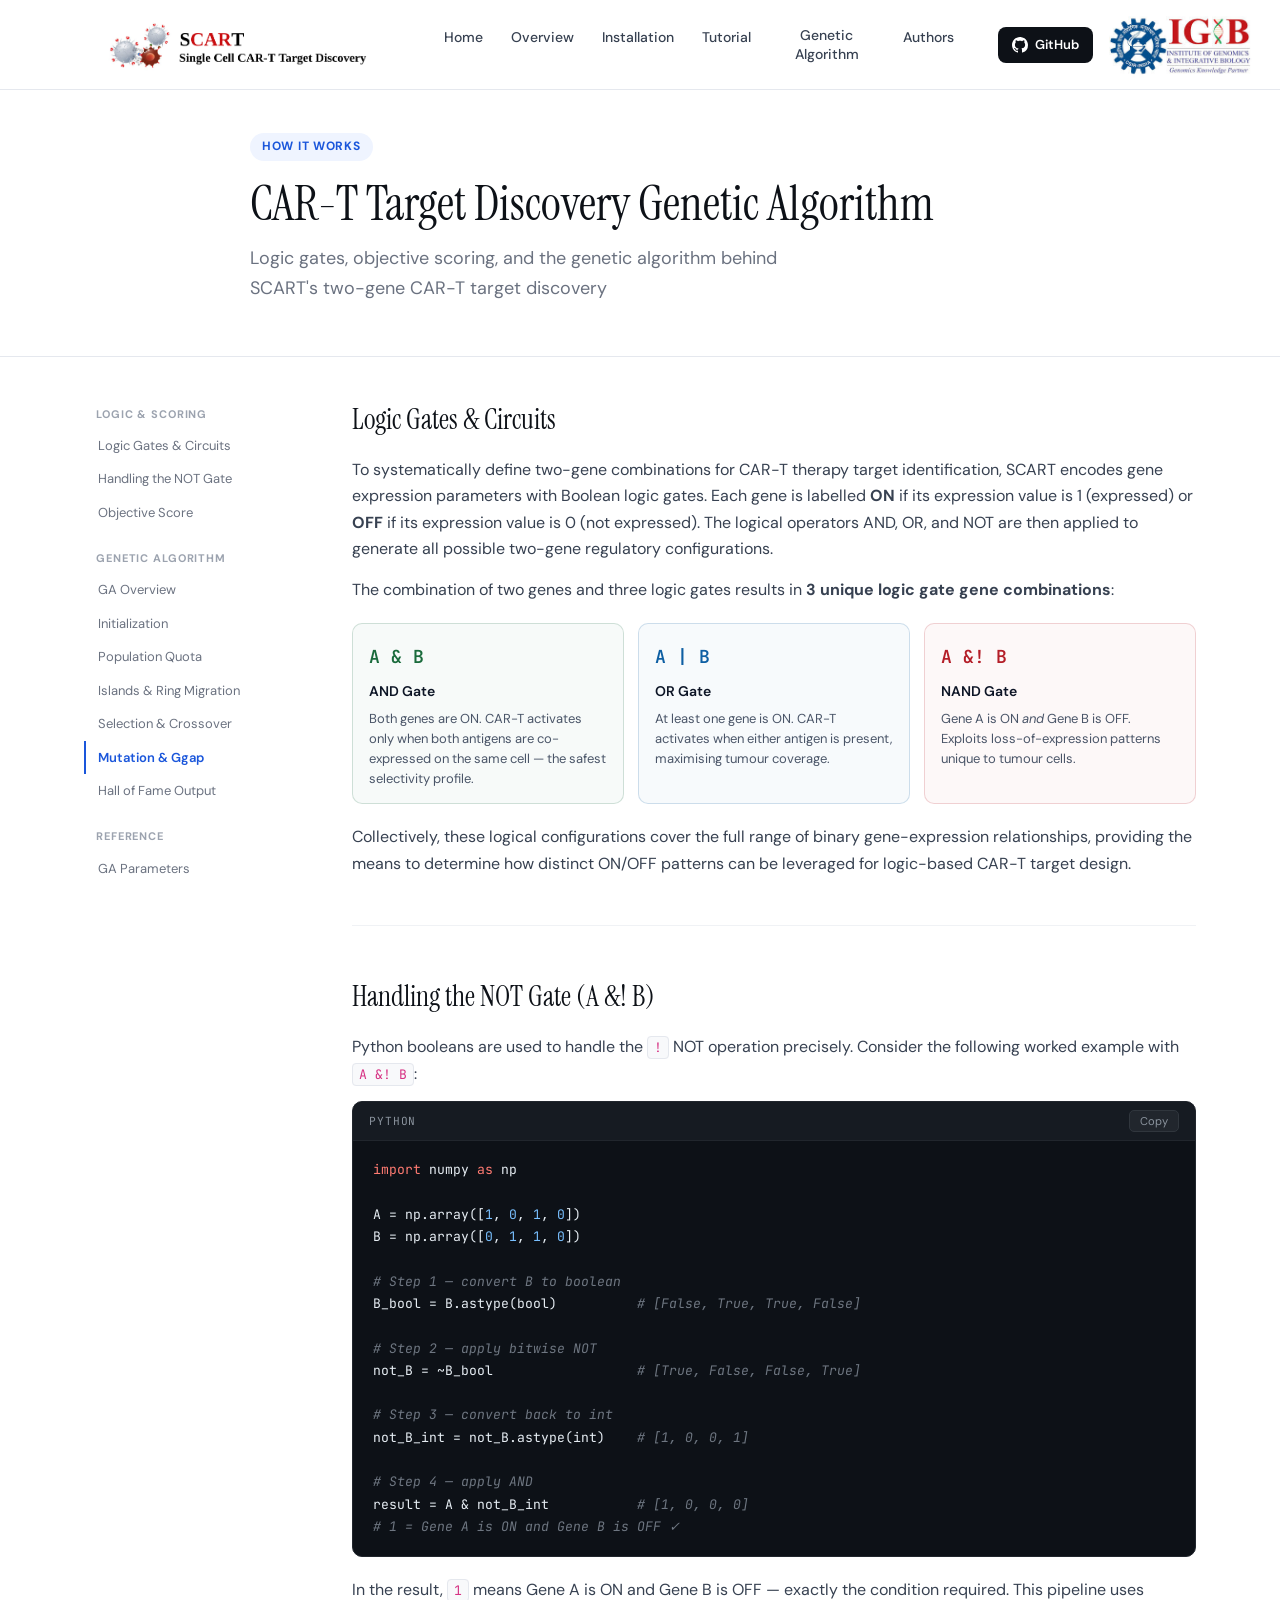
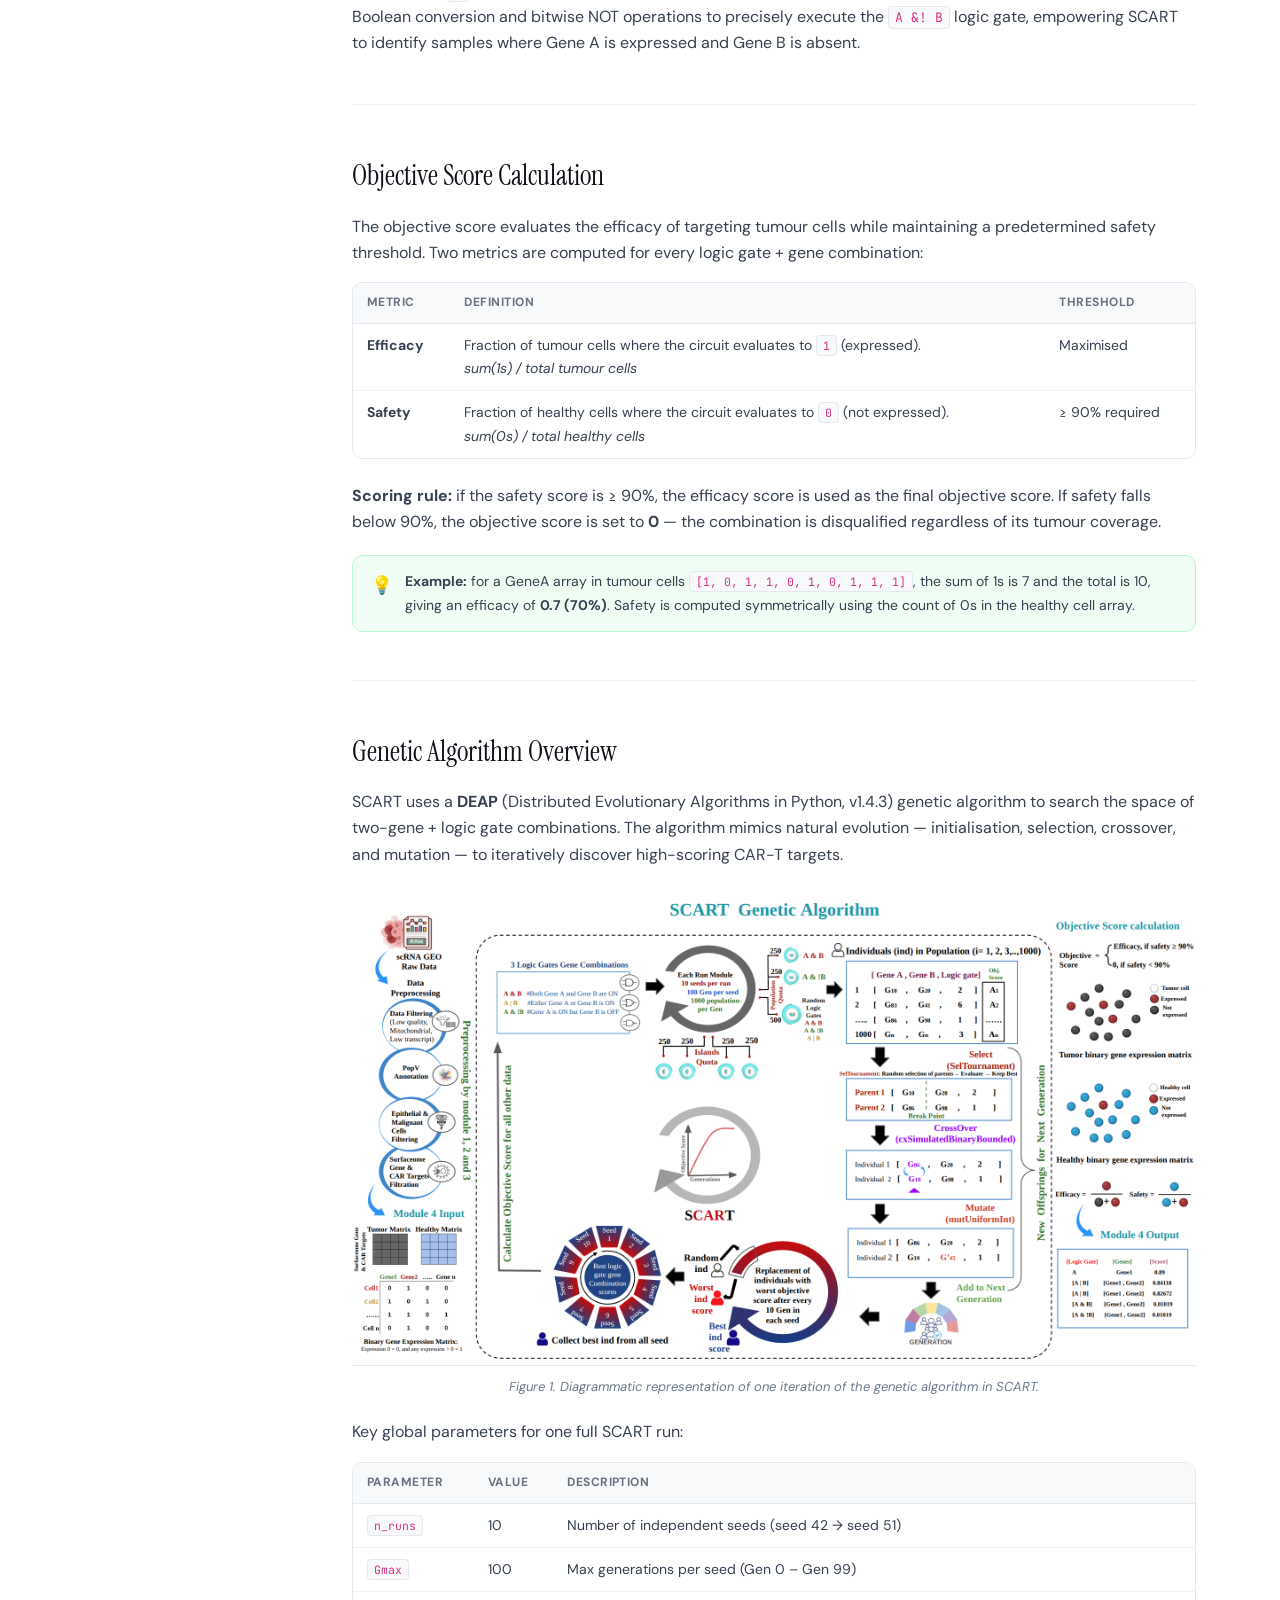
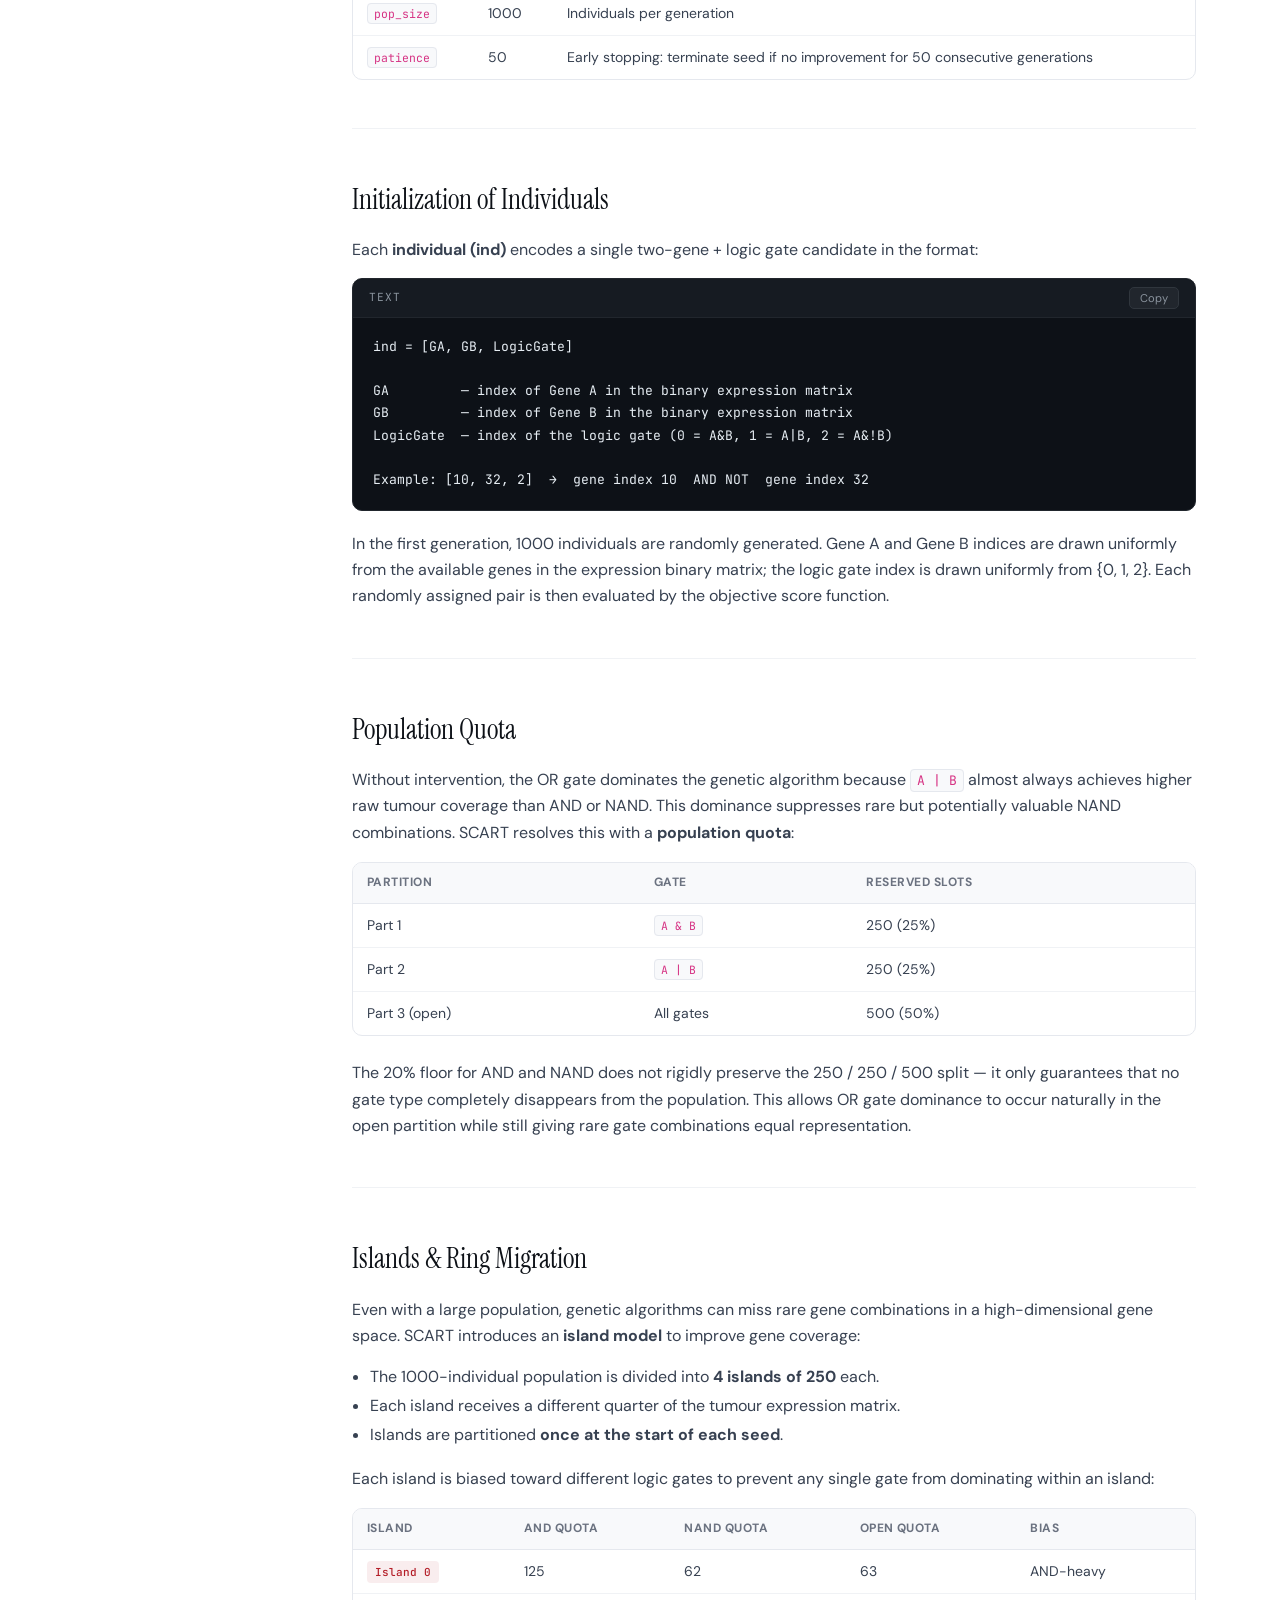
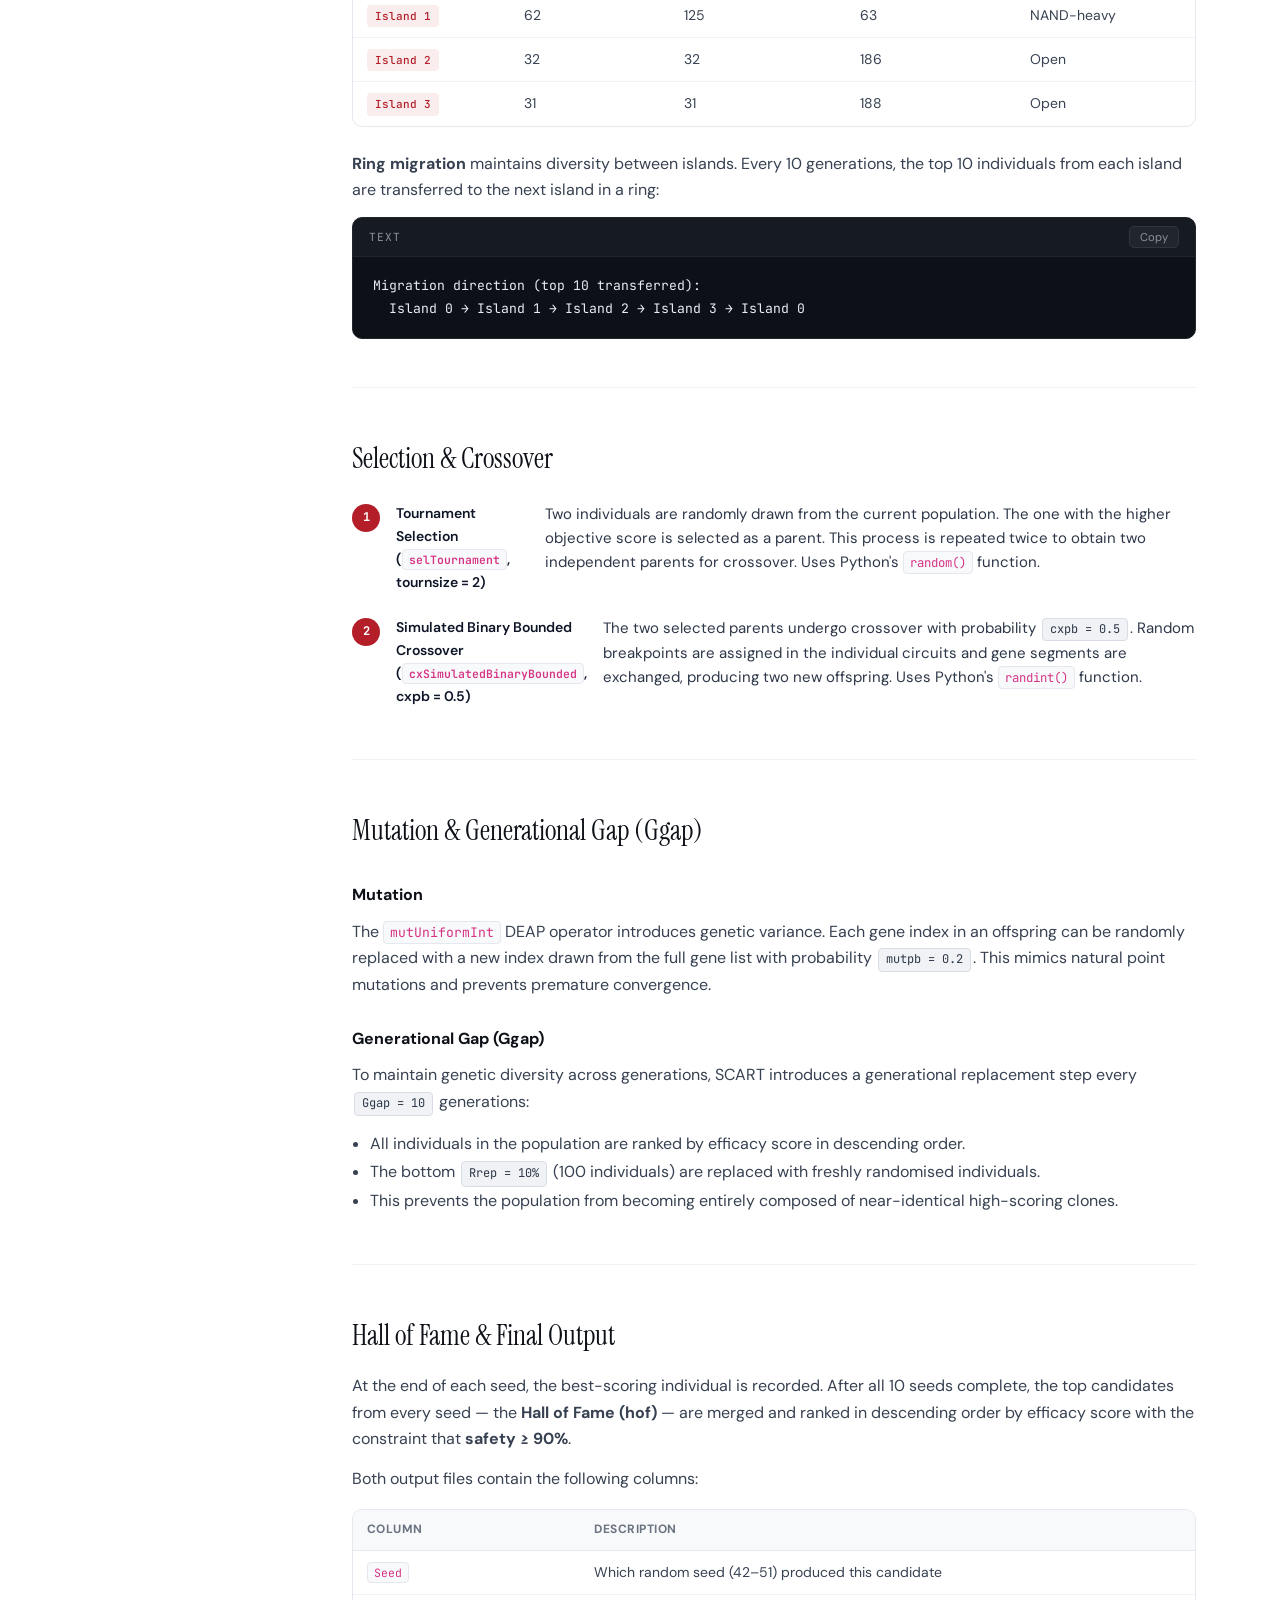
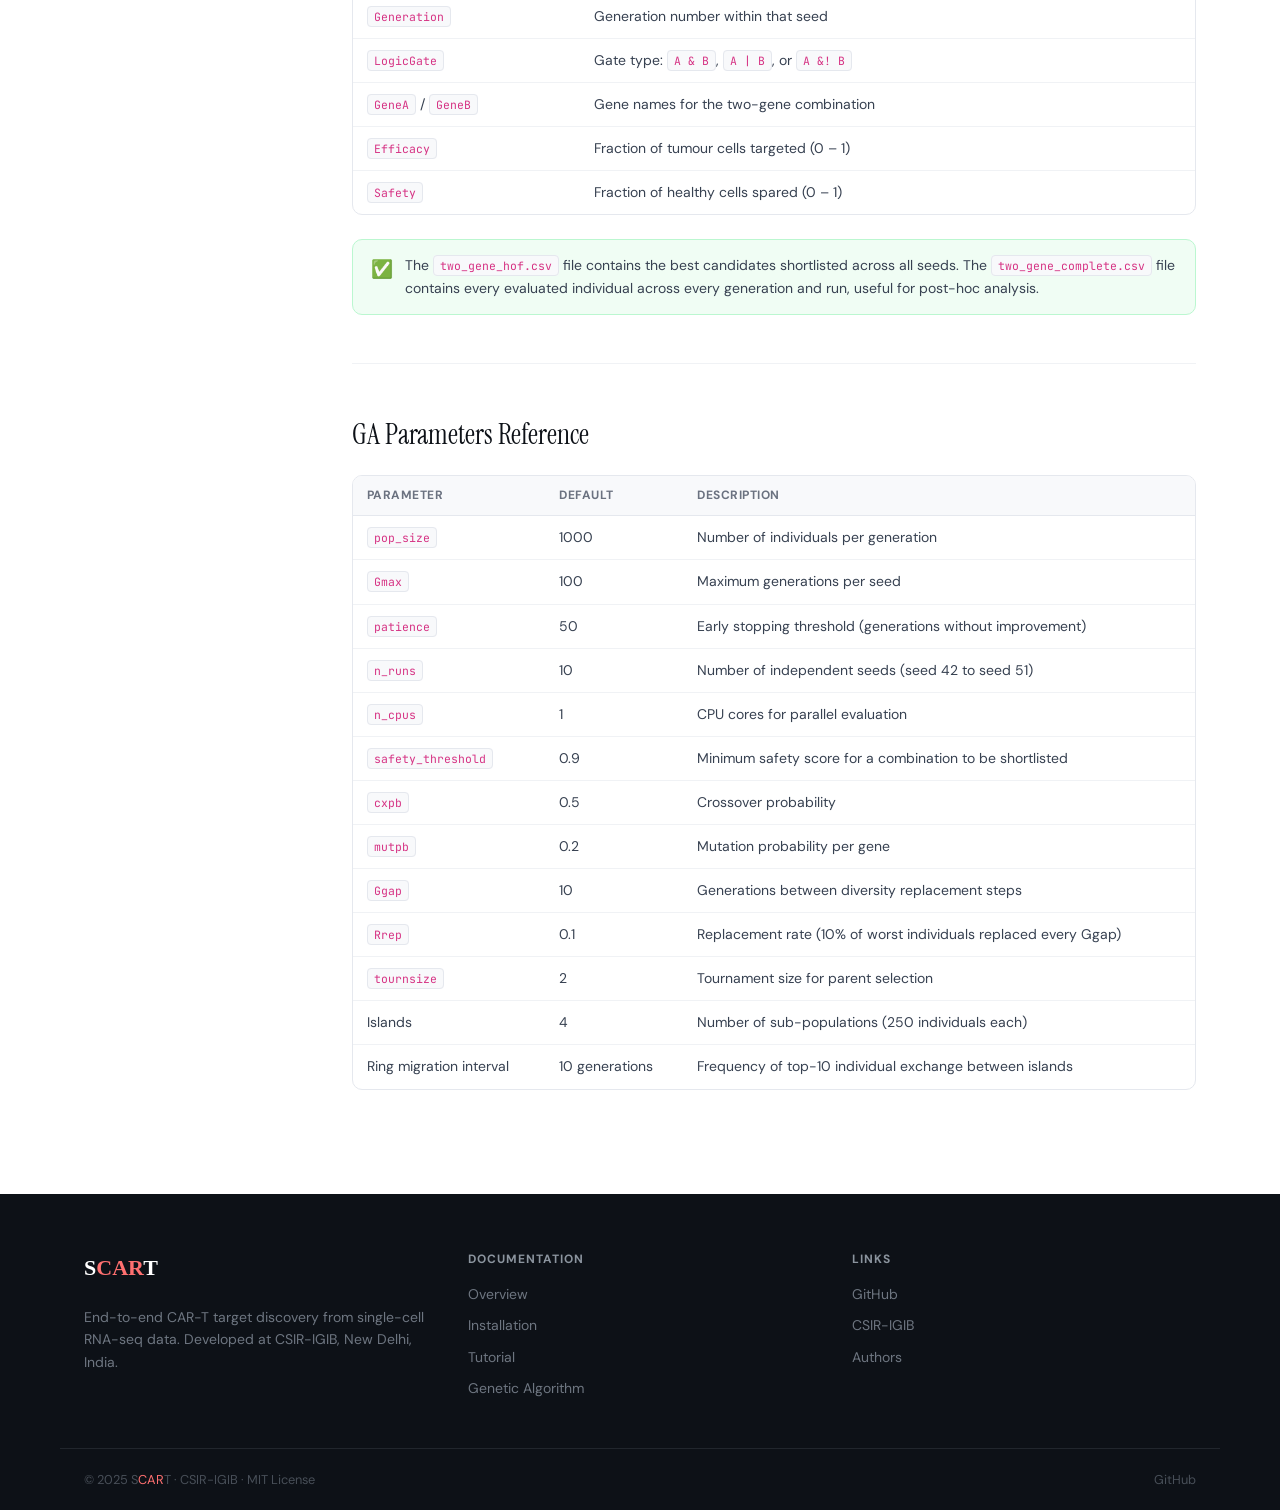
<file: docs/pages/algorithm.html>
<!DOCTYPE html>
<html lang="en">
<head>
<meta charset="UTF-8">
<meta name="viewport" content="width=device-width, initial-scale=1.0">
<title>CAR-T Target Discovery Algorithm — SCART</title>
<link rel="preconnect" href="https://fonts.googleapis.com">
<link rel="preconnect" href="https://fonts.gstatic.com" crossorigin>
<link href="https://fonts.googleapis.com/css2?family=Instrument+Serif:ital@0;1&family=DM+Sans:opsz,wght@9..40,300;9..40,400;9..40,500;9..40,600;9..40,700&family=JetBrains+Mono:wght@400;500&display=swap" rel="stylesheet">
<link rel="stylesheet" href="../css/style.css">
<style>
.nav-logo-text { display: none !important; }
#navbar {
  height: 90px !important;
  min-height: 90px !important;
}
#navbar .nav-inner {
  height: 90px !important;
  padding: 0 36px !important;
  display: flex !important;
  align-items: center !important;
  justify-content: space-between !important;
}
.nav-logo-img-scart {
  height: 62px;
  width: auto;
  object-fit: contain;
  display: block;
}
.nav-logo-img-igib {
  height: 80px;
  width: auto;
  object-fit: contain;
  display: block;
}
.scart-wordmark {
  font-family: Georgia, 'Instrument Serif', serif;
  font-weight: 700;
  letter-spacing: -0.5px;
  line-height: 1;
  color: #0d1526;
}
.scart-wordmark .car { color: #b41e28; }

/* ── Algorithm-page specific styles ── */
.algo-figure {
  margin: 28px 0 8px 0;
  border: none;
  border-radius: 10px;
  overflow: hidden;
  background: transparent;
}
.algo-figure img {
  width: 100%;
  display: block;
  max-height: none;
  object-fit: cover;
  padding: 0;
  margin: 0;
  box-sizing: border-box;
}
.algo-figure figcaption {
  font-size: 13px;
  color: #6b7a8d;
  font-style: italic;
  text-align: center;
  padding: 10px 20px 14px;
  border-top: 1px solid #e5e9ef;
  background: #fff;
}

/* Gate cards inline */
.gate-inline-grid {
  display: grid;
  grid-template-columns: repeat(3, 1fr);
  gap: 14px;
  margin: 20px 0;
}
.gate-inline-card {
  border: 1px solid #e5e9ef;
  border-radius: 10px;
  padding: 18px 16px 14px;
  background: #fafbfc;
}
.gate-inline-card .gate-sym {
  font-family: 'JetBrains Mono', monospace;
  font-size: 18px;
  font-weight: 600;
  margin-bottom: 8px;
}
.gate-inline-card h4 {
  margin: 0 0 6px;
  font-size: 14px;
  font-weight: 600;
  color: #0d1526;
}
.gate-inline-card p {
  margin: 0;
  font-size: 13px;
  color: #4a5568;
  line-height: 1.55;
}
.gate-and  .gate-sym { color: #1a6b3c; }
.gate-or   .gate-sym { color: #0e5fa3; }
.gate-nand .gate-sym { color: #b41e28; }
.gate-and  { border-color: rgba(26,107,60,.18);  background: rgba(26,107,60,.03); }
.gate-or   { border-color: rgba(14,95,163,.18);  background: rgba(14,95,163,.03); }
.gate-nand { border-color: rgba(180,30,40,.18);  background: rgba(180,30,40,.03); }

/* Island table badge */
.island-badge {
  display: inline-block;
  font-size: 11px;
  font-family: 'JetBrains Mono', monospace;
  padding: 2px 8px;
  border-radius: 4px;
  background: rgba(180,30,40,.08);
  color: #b41e28;
  font-weight: 500;
}

/* Steps list */
.algo-steps {
  list-style: none;
  padding: 0;
  margin: 20px 0;
  counter-reset: step;
}
.algo-steps li {
  counter-increment: step;
  display: flex;
  gap: 16px;
  align-items: flex-start;
  margin-bottom: 18px;
}
.algo-steps li::before {
  content: counter(step);
  flex-shrink: 0;
  width: 28px;
  height: 28px;
  border-radius: 50%;
  background: #b41e28;
  color: #fff;
  font-size: 12px;
  font-weight: 700;
  font-family: 'JetBrains Mono', monospace;
  display: flex;
  align-items: center;
  justify-content: center;
  margin-top: 2px;
}
.algo-steps li p {
  margin: 0;
  font-size: 15px;
  color: #2d3748;
  line-height: 1.6;
}
.algo-steps li strong {
  display: block;
  font-size: 14px;
  font-weight: 600;
  color: #0d1526;
  margin-bottom: 3px;
}

/* Param pill */
.param-pill {
  display: inline-block;
  font-family: 'JetBrains Mono', monospace;
  font-size: 12px;
  background: #f0f2f5;
  border: 1px solid #d8dde5;
  border-radius: 4px;
  padding: 1px 7px;
  color: #2d3748;
  margin: 0 2px;
}

@media (max-width: 640px) {
  .gate-inline-grid { grid-template-columns: 1fr; }
}
</style>
</head>
<body>

<nav id="navbar">
  <div class="nav-inner">
    <a href="../../index.html" class="nav-logo" style="line-height:0;text-decoration:none;flex-shrink:0;">
      <img src="../../SCART/external/scart_logo.png" alt="SCART" class="nav-logo-img-scart"
           onerror="this.outerHTML='<span class=\'scart-wordmark\' style=\'font-size:32px;\'>S<span class=\'car\'>CAR</span>T</span>'">
    </a>

    <ul class="nav-links" style="margin:0 auto;">
      <li><a href="../../index.html">Home</a></li>
      <li><a href="overview.html">Overview</a></li>
      <li><a href="install.html">Installation</a></li>
      <li><a href="tutorial.html">Tutorial</a></li>
      <li><a href="algorithm.html" style="line-height:1.35;text-align:center;white-space:normal;display:inline-block;width:120px;">Genetic<br>Algorithm</a></li>
      <li><a href="authors.html">Authors</a></li>
    </ul>

    <div style="display:flex;align-items:center;gap:16px;flex-shrink:0;">
      <a href="https://github.com/csblab23/SCART" class="nav-github" target="_blank">
        <svg width="16" height="16" viewBox="0 0 16 16" fill="currentColor"><path d="M8 0C3.58 0 0 3.58 0 8c0 3.54 2.29 6.53 5.47 7.59.4.07.55-.17.55-.38 0-.19-.01-.82-.01-1.49-2.01.37-2.53-.49-2.69-.94-.09-.23-.48-.94-.82-1.13-.28-.15-.68-.52-.01-.53.63-.01 1.08.58 1.23.82.72 1.21 1.87.87 2.33.66.07-.52.28-.87.51-1.07-1.78-.2-3.64-.89-3.64-3.95 0-.87.31-1.59.82-2.15-.08-.2-.36-1.02.08-2.12 0 0 .67-.21 2.2.82.64-.18 1.32-.27 2-.27.68 0 1.36.09 2 .27 1.53-1.04 2.2-.82 2.2-.82.44 1.1.16 1.92.08 2.12.51.56.82 1.27.82 2.15 0 3.07-1.87 3.75-3.65 3.95.29.25.54.73.54 1.48 0 1.07-.01 1.93-.01 2.2 0 .21.15.46.55.38A8.013 8.013 0 0016 8c0-4.42-3.58-8-8-8z"/></svg>
        GitHub
      </a>
      <img src="../../SCART/external/igib_logo.jpeg" alt="CSIR-IGIB" class="nav-logo-img-igib"
           onerror="this.style.display='none'">
    </div>
  </div>
</nav>

<div class="page-header">
  <div class="page-header-inner">
    <div class="page-header-tag">How It Works</div>
    <h1>CAR-T Target Discovery Genetic Algorithm</h1>
    <p>Logic gates, objective scoring, and the genetic algorithm behind SCART's two-gene CAR-T target discovery</p>
  </div>
</div>

<div class="content-layout">
  <aside class="sidebar">
    <ul class="sidebar-nav">
      <li class="sidebar-group">Logic &amp; Scoring</li>
      <li><a href="#logic-gates">Logic Gates &amp; Circuits</a></li>
      <li><a href="#not-gate">Handling the NOT Gate</a></li>
      <li><a href="#objective-score">Objective Score</a></li>
      <li class="sidebar-group">Genetic Algorithm</li>
      <li><a href="#ga-overview">GA Overview</a></li>
      <li><a href="#initialization">Initialization</a></li>
      <li><a href="#population-quota">Population Quota</a></li>
      <li><a href="#islands">Islands &amp; Ring Migration</a></li>
      <li><a href="#selection">Selection &amp; Crossover</a></li>
      <li><a href="#mutation">Mutation &amp; Ggap</a></li>
      <li><a href="#hof">Hall of Fame Output</a></li>
      <li class="sidebar-group">Reference</li>
      <li><a href="#ga-params">GA Parameters</a></li>
    </ul>
  </aside>

  <div class="content-body">

    <!-- ── LOGIC GATES ─────────────────────────────────────────────── -->
    <h2 id="logic-gates">Logic Gates &amp; Circuits</h2>
    <p>To systematically define two-gene combinations for CAR-T therapy target identification, SCART encodes gene expression parameters with Boolean logic gates. Each gene is labelled <strong>ON</strong> if its expression value is 1 (expressed) or <strong>OFF</strong> if its expression value is 0 (not expressed). The logical operators AND, OR, and NOT are then applied to generate all possible two-gene regulatory configurations.</p>

    <p>The combination of two genes and three logic gates results in <strong>3 unique logic gate gene combinations</strong>:</p>

    <div class="gate-inline-grid">
      <div class="gate-inline-card gate-and">
        <div class="gate-sym">A &amp; B</div>
        <h4>AND Gate</h4>
        <p>Both genes are ON. CAR-T activates only when both antigens are co-expressed on the same cell — the safest selectivity profile.</p>
      </div>
      <div class="gate-inline-card gate-or">
        <div class="gate-sym">A | B</div>
        <h4>OR Gate</h4>
        <p>At least one gene is ON. CAR-T activates when either antigen is present, maximising tumour coverage.</p>
      </div>
      <div class="gate-inline-card gate-nand">
        <div class="gate-sym">A &amp;! B</div>
        <h4>NAND Gate</h4>
        <p>Gene A is ON <em>and</em> Gene B is OFF. Exploits loss-of-expression patterns unique to tumour cells.</p>
      </div>
    </div>

    <p>Collectively, these logical configurations cover the full range of binary gene-expression relationships, providing the means to determine how distinct ON/OFF patterns can be leveraged for logic-based CAR-T target design.</p>

    <!-- ── NOT GATE ─────────────────────────────────────────────────── -->
    <h2 id="not-gate">Handling the NOT Gate (A &amp;! B)</h2>
    <p>Python booleans are used to handle the <code>!</code> NOT operation precisely. Consider the following worked example with <code>A &amp;! B</code>:</p>

    <div class="code-wrap">
      <div class="code-header"><span class="code-lang">python</span><button class="copy-btn" onclick="copyCode(this)">Copy</button></div>
      <pre><span class="kw">import</span> numpy <span class="kw">as</span> np

A = np.array([<span class="num">1</span>, <span class="num">0</span>, <span class="num">1</span>, <span class="num">0</span>])
B = np.array([<span class="num">0</span>, <span class="num">1</span>, <span class="num">1</span>, <span class="num">0</span>])

<span class="c"># Step 1 — convert B to boolean</span>
B_bool = B.astype(bool)          <span class="c"># [False, True, True, False]</span>

<span class="c"># Step 2 — apply bitwise NOT</span>
not_B = ~B_bool                  <span class="c"># [True, False, False, True]</span>

<span class="c"># Step 3 — convert back to int</span>
not_B_int = not_B.astype(int)    <span class="c"># [1, 0, 0, 1]</span>

<span class="c"># Step 4 — apply AND</span>
result = A &amp; not_B_int           <span class="c"># [1, 0, 0, 0]</span>
<span class="c"># 1 = Gene A is ON and Gene B is OFF ✓</span></pre>
    </div>

    <p>In the result, <code>1</code> means Gene A is ON and Gene B is OFF — exactly the condition required. This pipeline uses Boolean conversion and bitwise NOT operations to precisely execute the <code>A &amp;! B</code> logic gate, empowering SCART to identify samples where Gene A is expressed and Gene B is absent.</p>

    <!-- ── OBJECTIVE SCORE ──────────────────────────────────────────── -->
    <h2 id="objective-score">Objective Score Calculation</h2>
    <p>The objective score evaluates the efficacy of targeting tumour cells while maintaining a predetermined safety threshold. Two metrics are computed for every logic gate + gene combination:</p>

    <div class="table-wrap">
      <table>
        <thead><tr><th>Metric</th><th>Definition</th><th>Threshold</th></tr></thead>
        <tbody>
          <tr>
            <td><strong>Efficacy</strong></td>
            <td>Fraction of tumour cells where the circuit evaluates to <code>1</code> (expressed). <br><em>sum(1s) / total tumour cells</em></td>
            <td>Maximised</td>
          </tr>
          <tr>
            <td><strong>Safety</strong></td>
            <td>Fraction of healthy cells where the circuit evaluates to <code>0</code> (not expressed). <br><em>sum(0s) / total healthy cells</em></td>
            <td>≥ 90% required</td>
          </tr>
        </tbody>
      </table>
    </div>

    <p><strong>Scoring rule:</strong> if the safety score is ≥ 90%, the efficacy score is used as the final objective score. If safety falls below 90%, the objective score is set to <strong>0</strong> — the combination is disqualified regardless of its tumour coverage.</p>

    <div class="callout callout-tip">
      <span class="callout-icon">💡</span>
      <div><strong>Example:</strong> for a GeneA array in tumour cells <code>[1, 0, 1, 1, 0, 1, 0, 1, 1, 1]</code>, the sum of 1s is 7 and the total is 10, giving an efficacy of <strong>0.7 (70%)</strong>. Safety is computed symmetrically using the count of 0s in the healthy cell array.</div>
    </div>

    <!-- ── GA OVERVIEW ──────────────────────────────────────────────── -->
    <h2 id="ga-overview">Genetic Algorithm Overview</h2>
    <p>SCART uses a <strong>DEAP</strong> (Distributed Evolutionary Algorithms in Python, v1.4.3) genetic algorithm to search the space of two-gene + logic gate combinations. The algorithm mimics natural evolution — initialisation, selection, crossover, and mutation — to iteratively discover high-scoring CAR-T targets.</p>

    <figure class="algo-figure">
      <img src="../../SCART/external/scart_ga.png"
           alt="One iteration of the genetic algorithm in SCART"
           onerror="this.style.display='none'">
      <figcaption>Figure 1. Diagrammatic representation of one iteration of the genetic algorithm in SCART.</figcaption>
    </figure>

    <p>Key global parameters for one full SCART run:</p>

    <div class="table-wrap">
      <table>
        <thead><tr><th>Parameter</th><th>Value</th><th>Description</th></tr></thead>
        <tbody>
          <tr><td><code>n_runs</code></td><td>10</td><td>Number of independent seeds (seed 42 → seed 51)</td></tr>
          <tr><td><code>Gmax</code></td><td>100</td><td>Max generations per seed (Gen 0 – Gen 99)</td></tr>
          <tr><td><code>pop_size</code></td><td>1000</td><td>Individuals per generation</td></tr>
          <tr><td><code>patience</code></td><td>50</td><td>Early stopping: terminate seed if no improvement for 50 consecutive generations</td></tr>
        </tbody>
      </table>
    </div>

    <!-- ── INITIALIZATION ───────────────────────────────────────────── -->
    <h2 id="initialization">Initialization of Individuals</h2>
    <p>Each <strong>individual (ind)</strong> encodes a single two-gene + logic gate candidate in the format:</p>

    <div class="code-wrap">
      <div class="code-header"><span class="code-lang">text</span><button class="copy-btn" onclick="copyCode(this)">Copy</button></div>
      <pre>ind = [GA, GB, LogicGate]

GA         — index of Gene A in the binary expression matrix
GB         — index of Gene B in the binary expression matrix
LogicGate  — index of the logic gate (0 = A&amp;B, 1 = A|B, 2 = A&amp;!B)

Example: [10, 32, 2]  →  gene index 10  AND NOT  gene index 32</pre>
    </div>

    <p>In the first generation, 1000 individuals are randomly generated. Gene A and Gene B indices are drawn uniformly from the available genes in the expression binary matrix; the logic gate index is drawn uniformly from {0, 1, 2}. Each randomly assigned pair is then evaluated by the objective score function.</p>

    <!-- ── POPULATION QUOTA ─────────────────────────────────────────── -->
    <h2 id="population-quota">Population Quota</h2>
    <p>Without intervention, the OR gate dominates the genetic algorithm because <code>A | B</code> almost always achieves higher raw tumour coverage than AND or NAND. This dominance suppresses rare but potentially valuable NAND combinations. SCART resolves this with a <strong>population quota</strong>:</p>

    <div class="table-wrap">
      <table>
        <thead><tr><th>Partition</th><th>Gate</th><th>Reserved slots</th></tr></thead>
        <tbody>
          <tr><td>Part 1</td><td><code>A &amp; B</code></td><td>250 (25%)</td></tr>
          <tr><td>Part 2</td><td><code>A | B</code></td><td>250 (25%)</td></tr>
          <tr><td>Part 3 (open)</td><td>All gates</td><td>500 (50%)</td></tr>
        </tbody>
      </table>
    </div>

    <p>The 20% floor for AND and NAND does not rigidly preserve the 250 / 250 / 500 split — it only guarantees that no gate type completely disappears from the population. This allows OR gate dominance to occur naturally in the open partition while still giving rare gate combinations equal representation.</p>

    <!-- ── ISLANDS ───────────────────────────────────────────────────── -->
    <h2 id="islands">Islands &amp; Ring Migration</h2>
    <p>Even with a large population, genetic algorithms can miss rare gene combinations in a high-dimensional gene space. SCART introduces an <strong>island model</strong> to improve gene coverage:</p>

    <ul style="margin:12px 0 16px 18px;line-height:1.8;">
      <li>The 1000-individual population is divided into <strong>4 islands of 250</strong> each.</li>
      <li>Each island receives a different quarter of the tumour expression matrix.</li>
      <li>Islands are partitioned <strong>once at the start of each seed</strong>.</li>
    </ul>

    <p>Each island is biased toward different logic gates to prevent any single gate from dominating within an island:</p>

    <div class="table-wrap">
      <table>
        <thead><tr><th>Island</th><th>AND quota</th><th>NAND quota</th><th>Open quota</th><th>Bias</th></tr></thead>
        <tbody>
          <tr><td><span class="island-badge">Island 0</span></td><td>125</td><td>62</td><td>63</td><td>AND-heavy</td></tr>
          <tr><td><span class="island-badge">Island 1</span></td><td>62</td><td>125</td><td>63</td><td>NAND-heavy</td></tr>
          <tr><td><span class="island-badge">Island 2</span></td><td>32</td><td>32</td><td>186</td><td>Open</td></tr>
          <tr><td><span class="island-badge">Island 3</span></td><td>31</td><td>31</td><td>188</td><td>Open</td></tr>
        </tbody>
      </table>
    </div>

    <p><strong>Ring migration</strong> maintains diversity between islands. Every 10 generations, the top 10 individuals from each island are transferred to the next island in a ring:</p>

    <div class="code-wrap">
      <div class="code-header"><span class="code-lang">text</span><button class="copy-btn" onclick="copyCode(this)">Copy</button></div>
      <pre>Migration direction (top 10 transferred):
  Island 0 → Island 1 → Island 2 → Island 3 → Island 0</pre>
    </div>

    <!-- ── SELECTION & CROSSOVER ────────────────────────────────────── -->
    <h2 id="selection">Selection &amp; Crossover</h2>

    <ol class="algo-steps">
      <li>
        <strong>Tournament Selection (<code>selTournament</code>, tournsize = 2)</strong>
        <p>Two individuals are randomly drawn from the current population. The one with the higher objective score is selected as a parent. This process is repeated twice to obtain two independent parents for crossover. Uses Python's <code>random()</code> function.</p>
      </li>
      <li>
        <strong>Simulated Binary Bounded Crossover (<code>cxSimulatedBinaryBounded</code>, cxpb = 0.5)</strong>
        <p>The two selected parents undergo crossover with probability <span class="param-pill">cxpb = 0.5</span>. Random breakpoints are assigned in the individual circuits and gene segments are exchanged, producing two new offspring. Uses Python's <code>randint()</code> function.</p>
      </li>
    </ol>

    <!-- ── MUTATION & GGAP ──────────────────────────────────────────── -->
    <h2 id="mutation">Mutation &amp; Generational Gap (Ggap)</h2>

    <h3>Mutation</h3>
    <p>The <code>mutUniformInt</code> DEAP operator introduces genetic variance. Each gene index in an offspring can be randomly replaced with a new index drawn from the full gene list with probability <span class="param-pill">mutpb = 0.2</span>. This mimics natural point mutations and prevents premature convergence.</p>

    <h3>Generational Gap (Ggap)</h3>
    <p>To maintain genetic diversity across generations, SCART introduces a generational replacement step every <span class="param-pill">Ggap = 10</span> generations:</p>

    <ul style="margin:10px 0 10px 18px;line-height:1.8;">
      <li>All individuals in the population are ranked by efficacy score in descending order.</li>
      <li>The bottom <span class="param-pill">Rrep = 10%</span> (100 individuals) are replaced with freshly randomised individuals.</li>
      <li>This prevents the population from becoming entirely composed of near-identical high-scoring clones.</li>
    </ul>

    <!-- ── HALL OF FAME ──────────────────────────────────────────────── -->
    <h2 id="hof">Hall of Fame &amp; Final Output</h2>
    <p>At the end of each seed, the best-scoring individual is recorded. After all 10 seeds complete, the top candidates from every seed — the <strong>Hall of Fame (hof)</strong> — are merged and ranked in descending order by efficacy score with the constraint that <strong>safety ≥ 90%</strong>.</p>

    <p>Both output files contain the following columns:</p>

    <div class="table-wrap">
      <table>
        <thead><tr><th>Column</th><th>Description</th></tr></thead>
        <tbody>
          <tr><td><code>Seed</code></td><td>Which random seed (42–51) produced this candidate</td></tr>
          <tr><td><code>Generation</code></td><td>Generation number within that seed</td></tr>
          <tr><td><code>LogicGate</code></td><td>Gate type: <code>A &amp; B</code>, <code>A | B</code>, or <code>A &amp;! B</code></td></tr>
          <tr><td><code>GeneA</code> / <code>GeneB</code></td><td>Gene names for the two-gene combination</td></tr>
          <tr><td><code>Efficacy</code></td><td>Fraction of tumour cells targeted (0 – 1)</td></tr>
          <tr><td><code>Safety</code></td><td>Fraction of healthy cells spared (0 – 1)</td></tr>
        </tbody>
      </table>
    </div>

    <div class="callout callout-tip">
      <span class="callout-icon">✅</span>
      <div>The <code>two_gene_hof.csv</code> file contains the best candidates shortlisted across all seeds. The <code>two_gene_complete.csv</code> file contains every evaluated individual across every generation and run, useful for post-hoc analysis.</div>
    </div>

    <!-- ── GA PARAMS ─────────────────────────────────────────────────── -->
    <h2 id="ga-params">GA Parameters Reference</h2>
    <div class="table-wrap">
      <table>
        <thead><tr><th>Parameter</th><th>Default</th><th>Description</th></tr></thead>
        <tbody>
          <tr><td><code>pop_size</code></td><td>1000</td><td>Number of individuals per generation</td></tr>
          <tr><td><code>Gmax</code></td><td>100</td><td>Maximum generations per seed</td></tr>
          <tr><td><code>patience</code></td><td>50</td><td>Early stopping threshold (generations without improvement)</td></tr>
          <tr><td><code>n_runs</code></td><td>10</td><td>Number of independent seeds (seed 42 to seed 51)</td></tr>
          <tr><td><code>n_cpus</code></td><td>1</td><td>CPU cores for parallel evaluation</td></tr>
          <tr><td><code>safety_threshold</code></td><td>0.9</td><td>Minimum safety score for a combination to be shortlisted</td></tr>
          <tr><td><code>cxpb</code></td><td>0.5</td><td>Crossover probability</td></tr>
          <tr><td><code>mutpb</code></td><td>0.2</td><td>Mutation probability per gene</td></tr>
          <tr><td><code>Ggap</code></td><td>10</td><td>Generations between diversity replacement steps</td></tr>
          <tr><td><code>Rrep</code></td><td>0.1</td><td>Replacement rate (10% of worst individuals replaced every Ggap)</td></tr>
          <tr><td><code>tournsize</code></td><td>2</td><td>Tournament size for parent selection</td></tr>
          <tr><td>Islands</td><td>4</td><td>Number of sub-populations (250 individuals each)</td></tr>
          <tr><td>Ring migration interval</td><td>10 generations</td><td>Frequency of top-10 individual exchange between islands</td></tr>
        </tbody>
      </table>
    </div>

  </div>
</div>

<footer>
  <div class="footer-inner">
    <div class="footer-brand">
      <a href="../../index.html" style="margin-bottom:10px;display:inline-block;text-decoration:none;">
        <span style="font-family:Georgia,serif;font-size:22px;font-weight:700;color:white;">S<span style="color:#ff7070;">CAR</span>T</span>
      </a>
      <p>End-to-end CAR-T target discovery from single-cell RNA-seq data. Developed at CSIR-IGIB, New Delhi, India.</p>
    </div>
    <div class="footer-col">
      <h5>Documentation</h5>
      <a href="overview.html">Overview</a>
      <a href="install.html">Installation</a>
      <a href="tutorial.html">Tutorial</a>
      <a href="algorithm.html">Genetic Algorithm</a>
    </div>
    <div class="footer-col">
      <h5>Links</h5>
      <a href="https://github.com/csblab23/SCART" target="_blank">GitHub</a>
      <a href="https://www.igib.res.in" target="_blank">CSIR-IGIB</a>
      <a href="authors.html">Authors</a>
    </div>
  </div>
  <div class="footer-bottom">
    <span>© 2025 S<span style="color:#ff7070;">CAR</span>T · CSIR-IGIB · MIT License</span>
    <a href="https://github.com/csblab23/SCART" target="_blank">GitHub</a>
  </div>
</footer>

<script src="../js/main.js"></script>
</body>
</html>
</file>
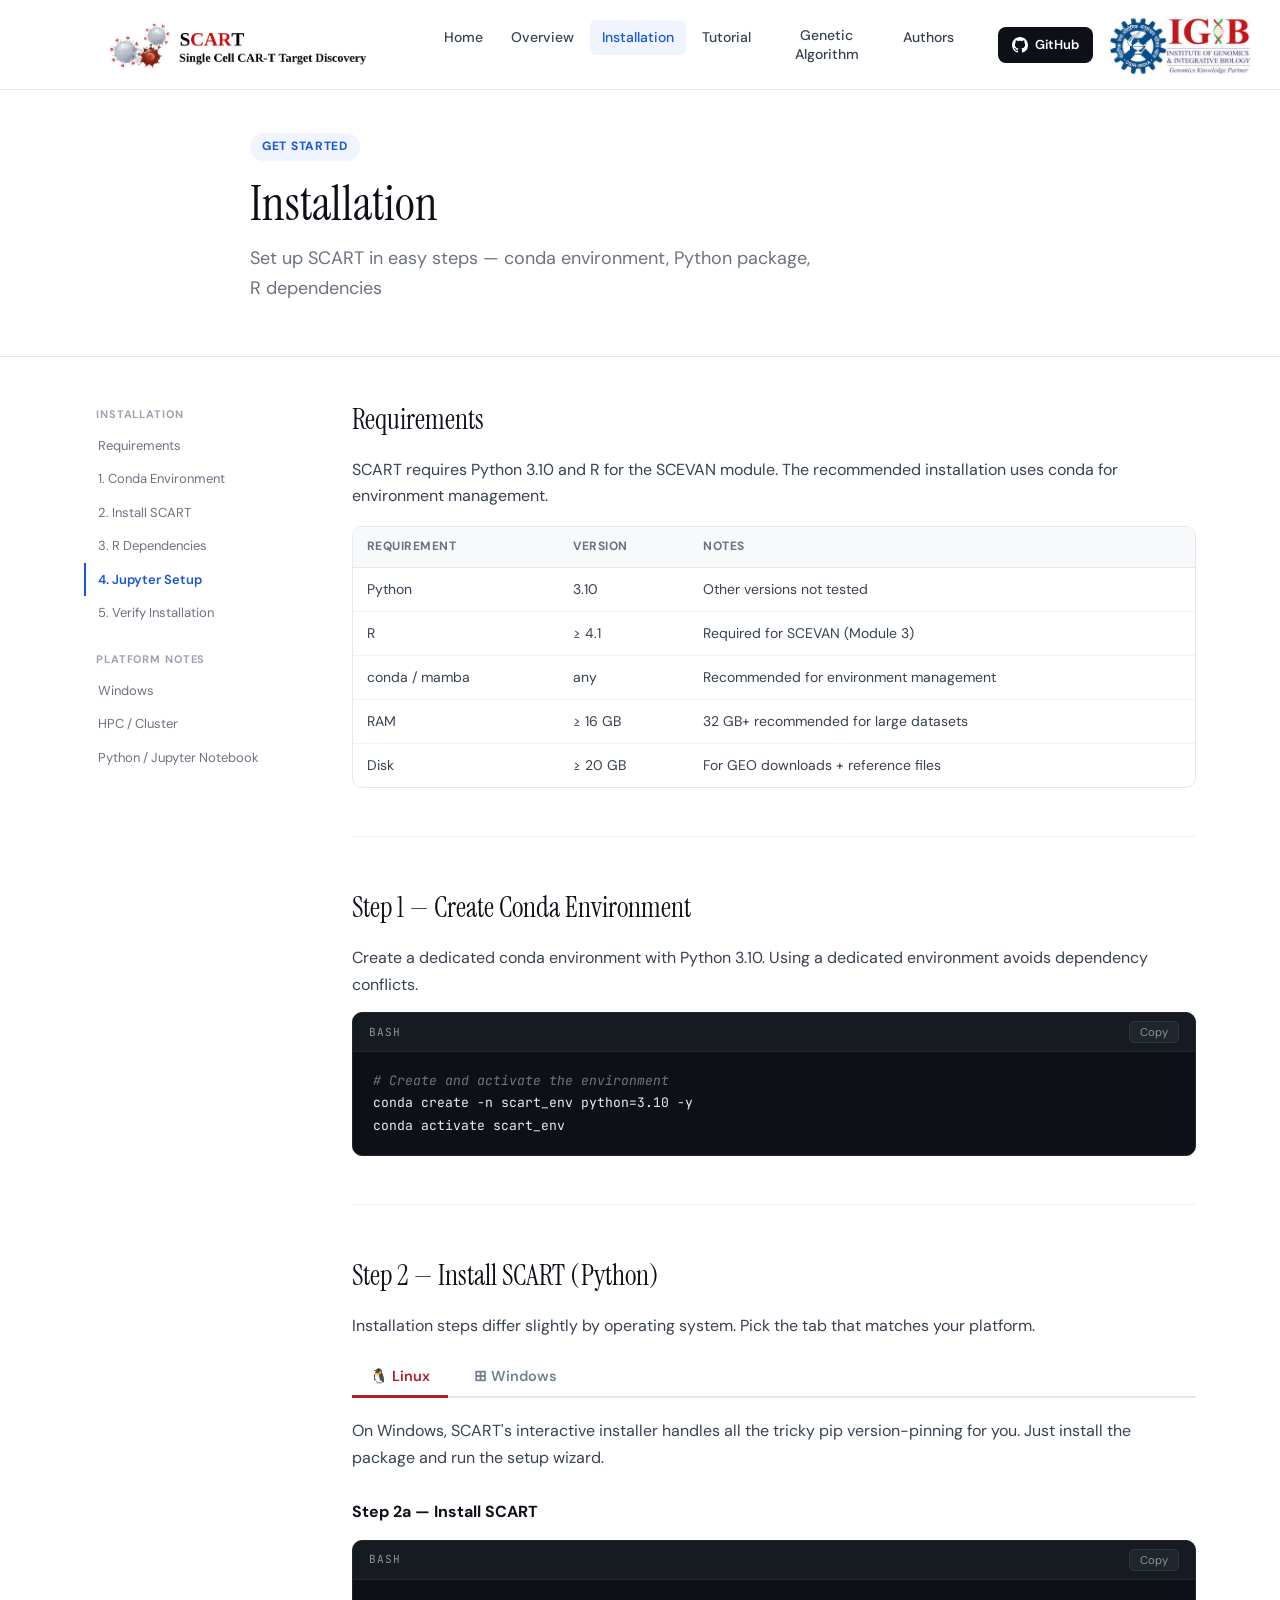
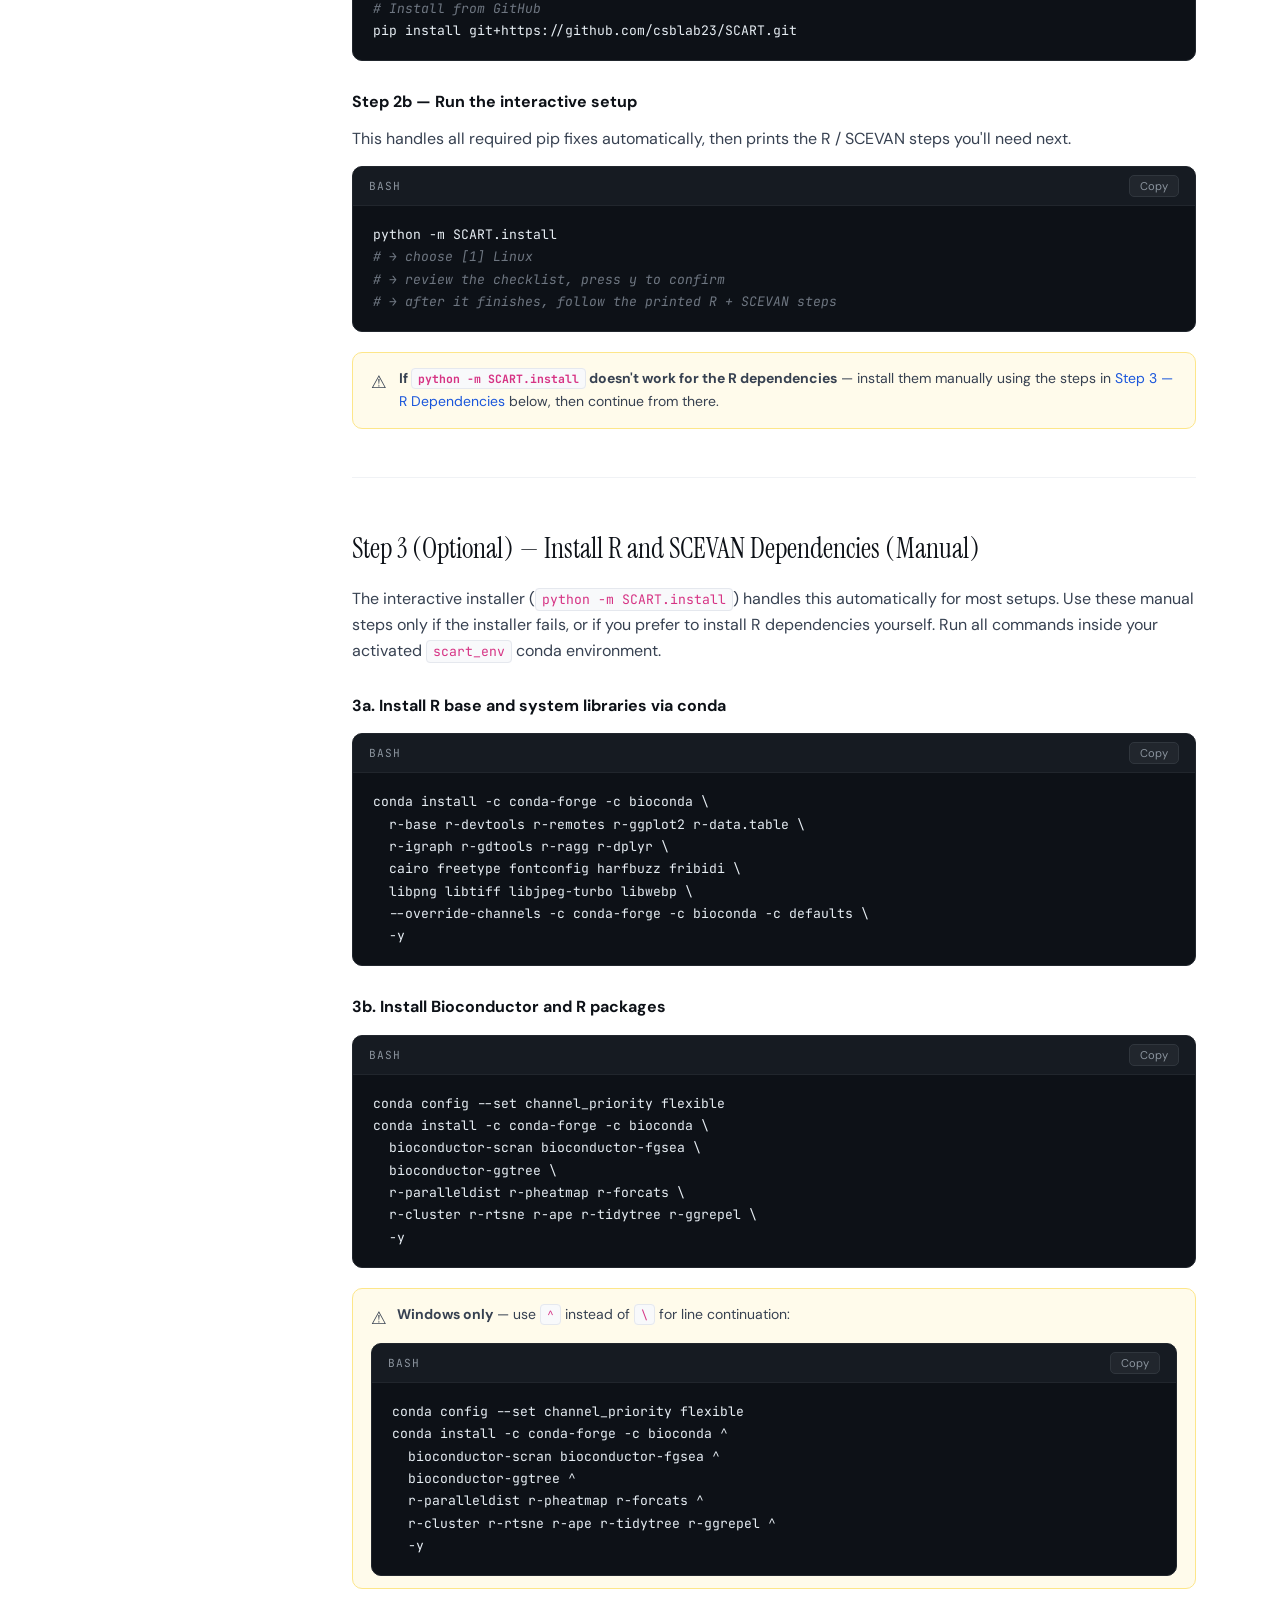
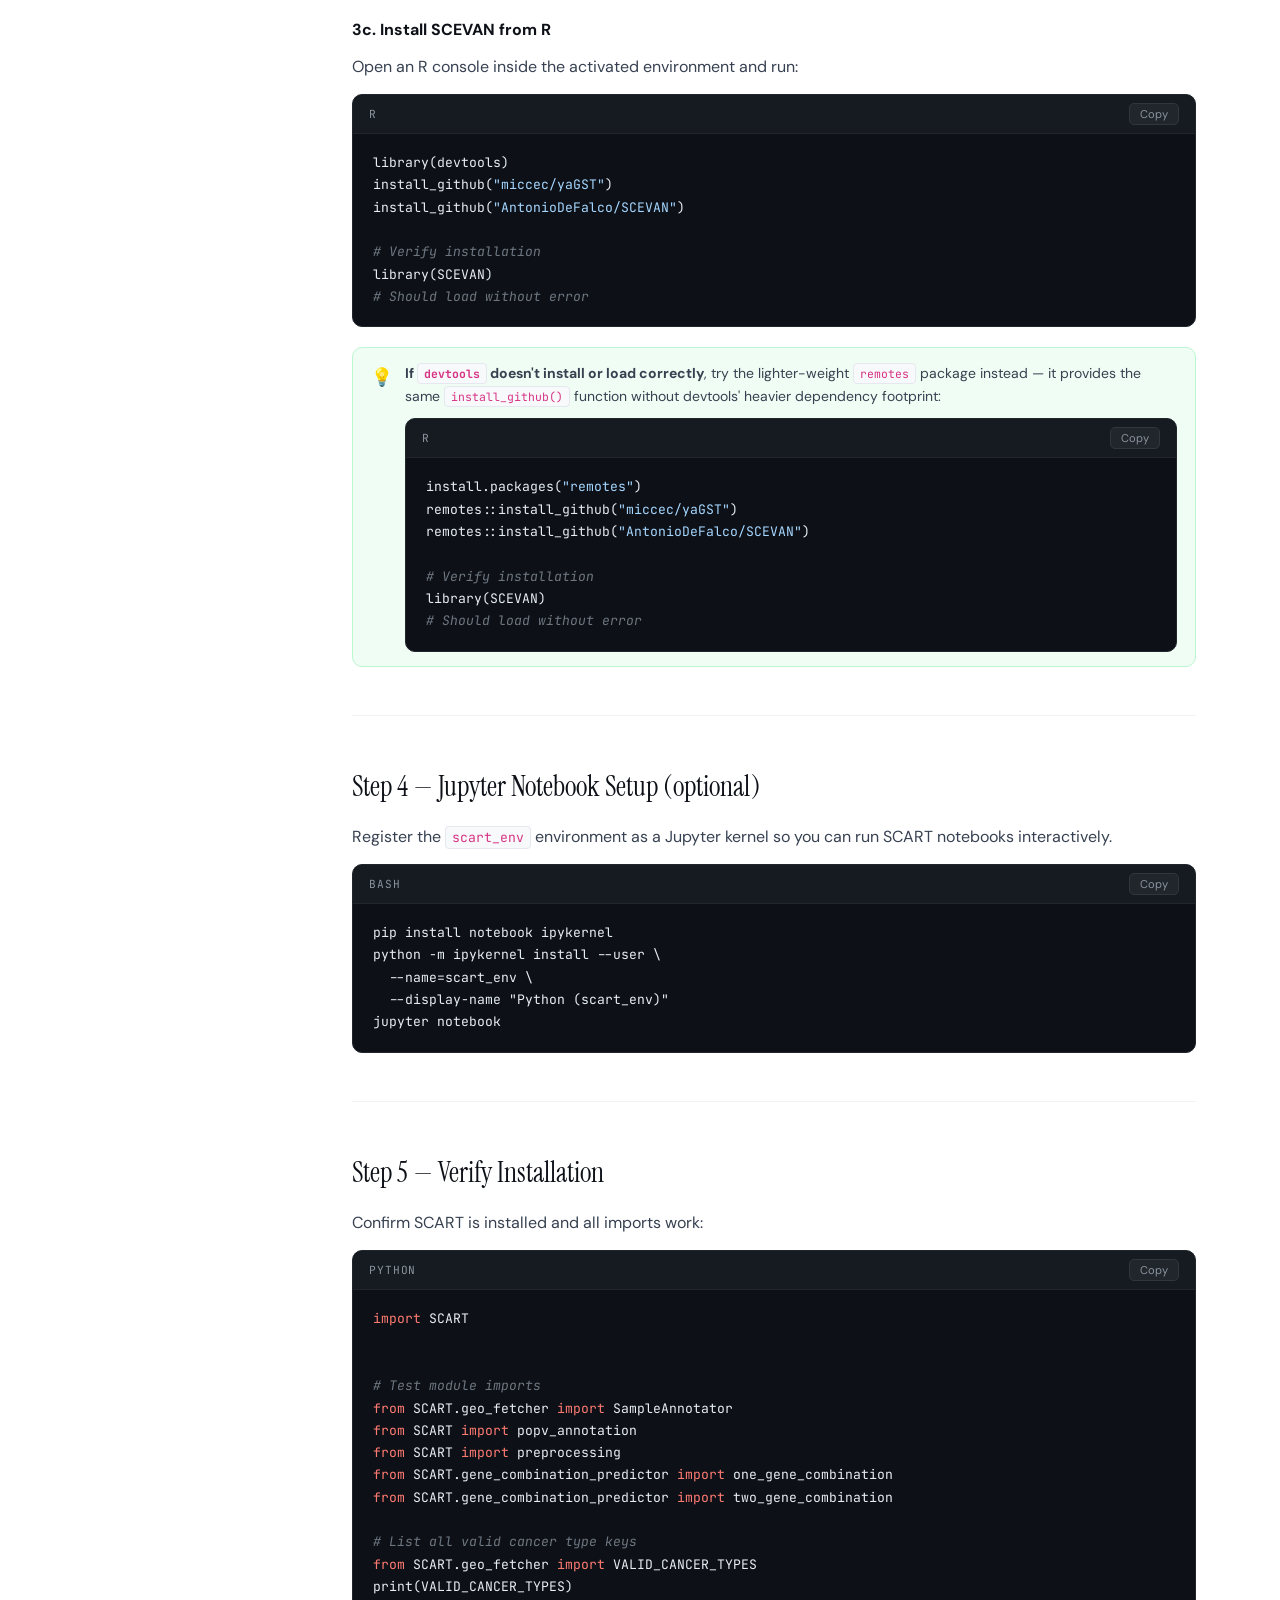
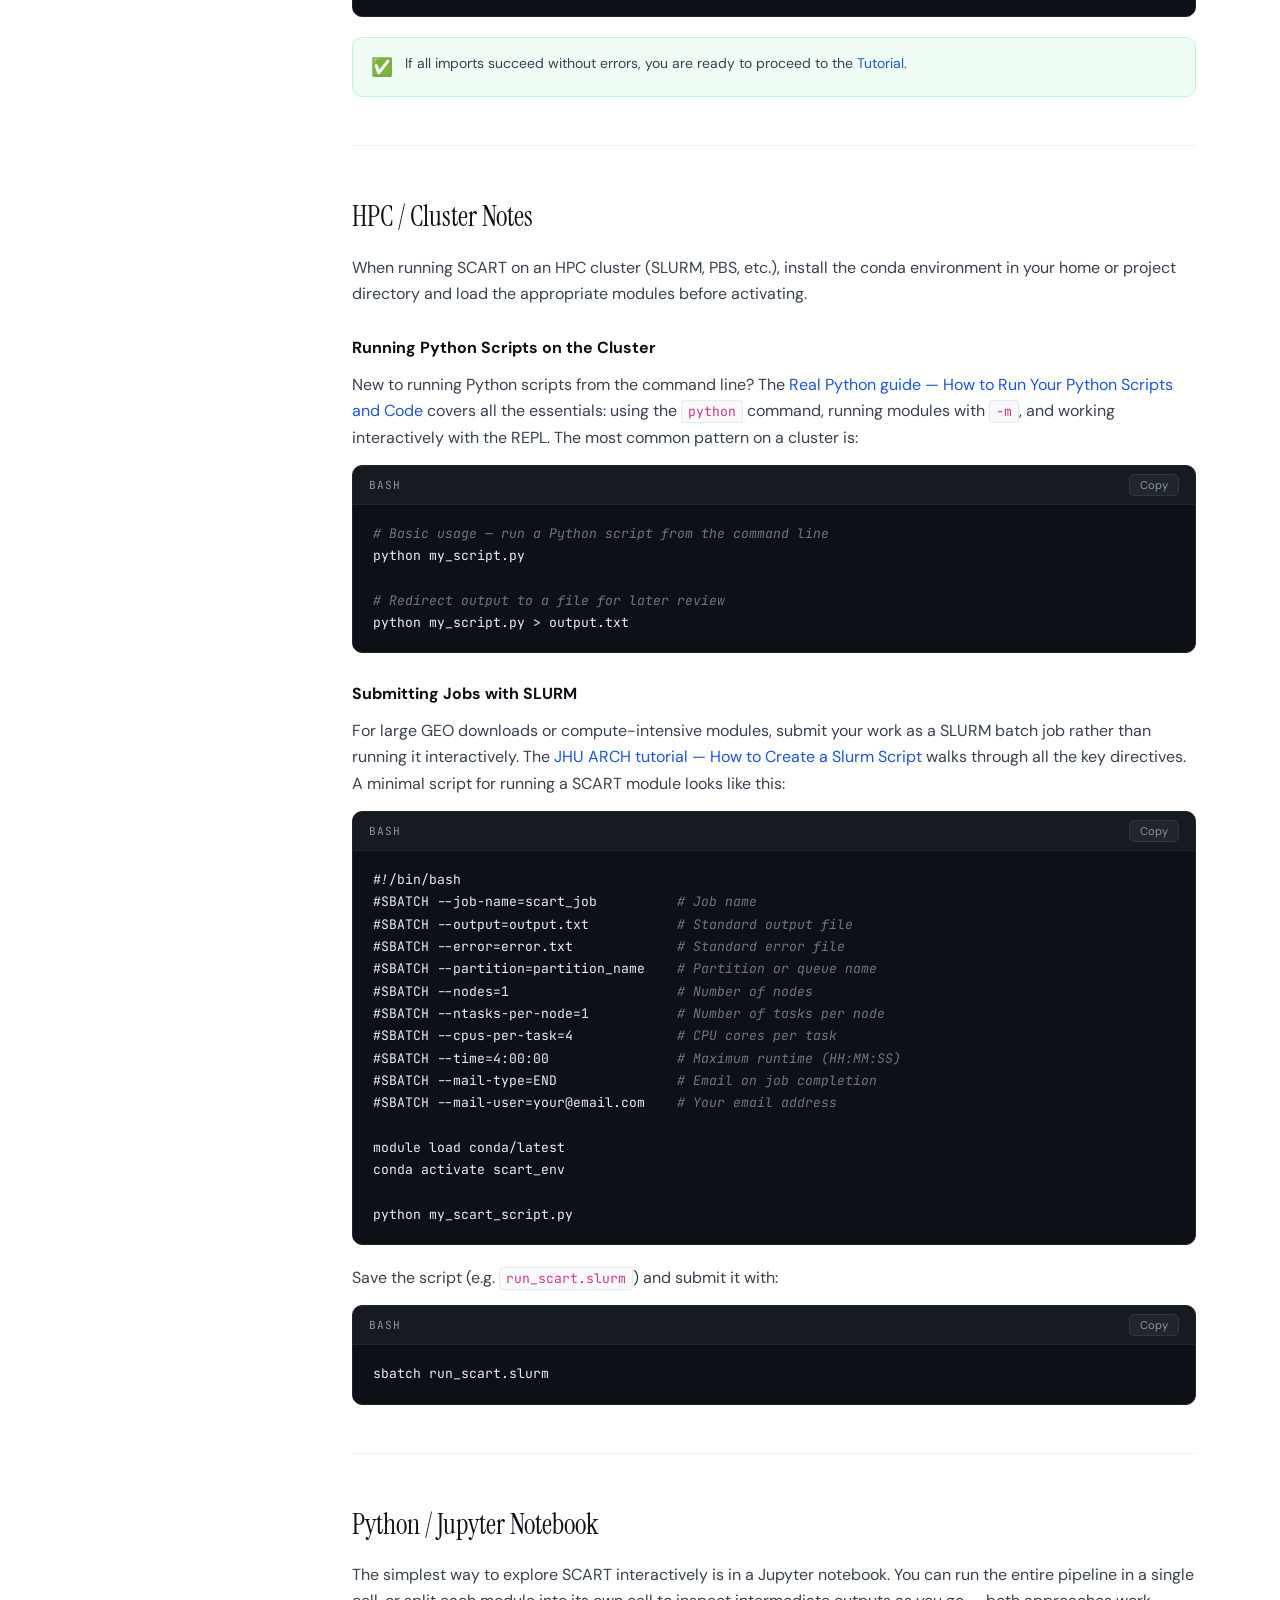
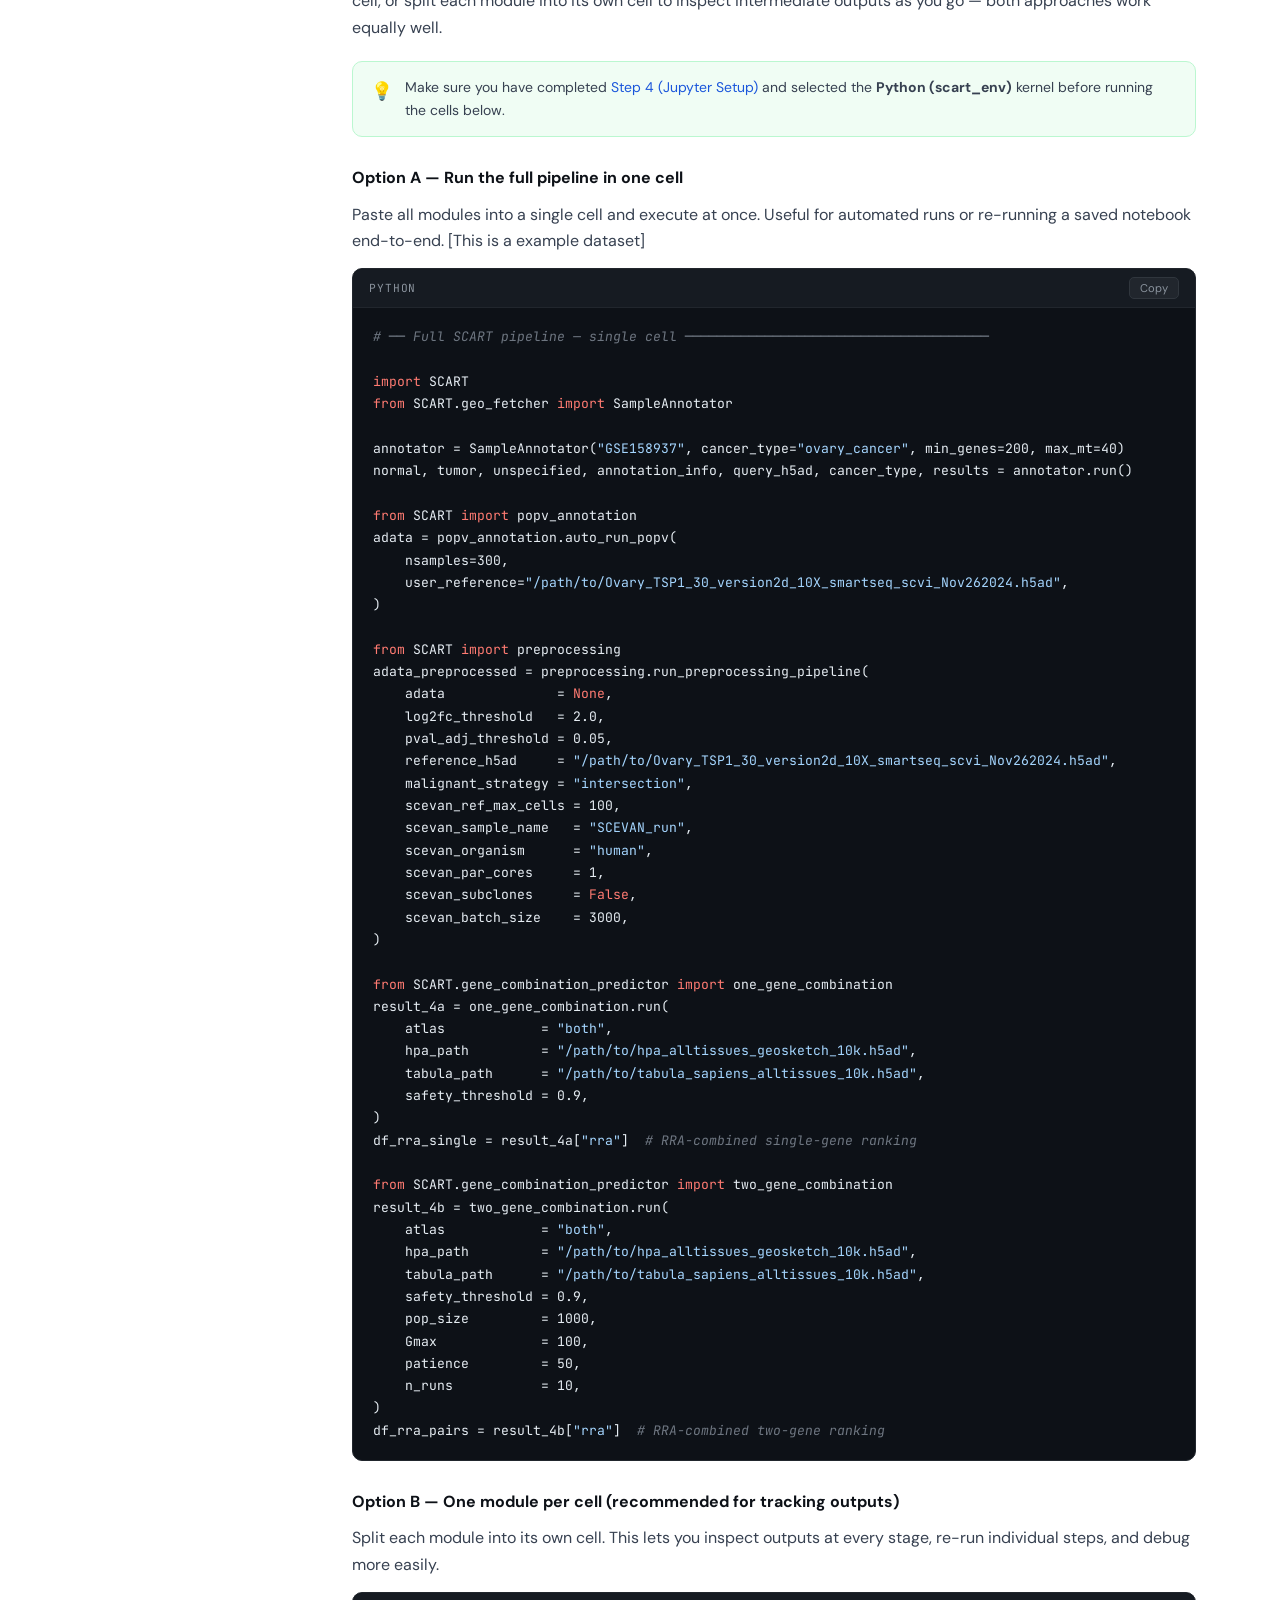
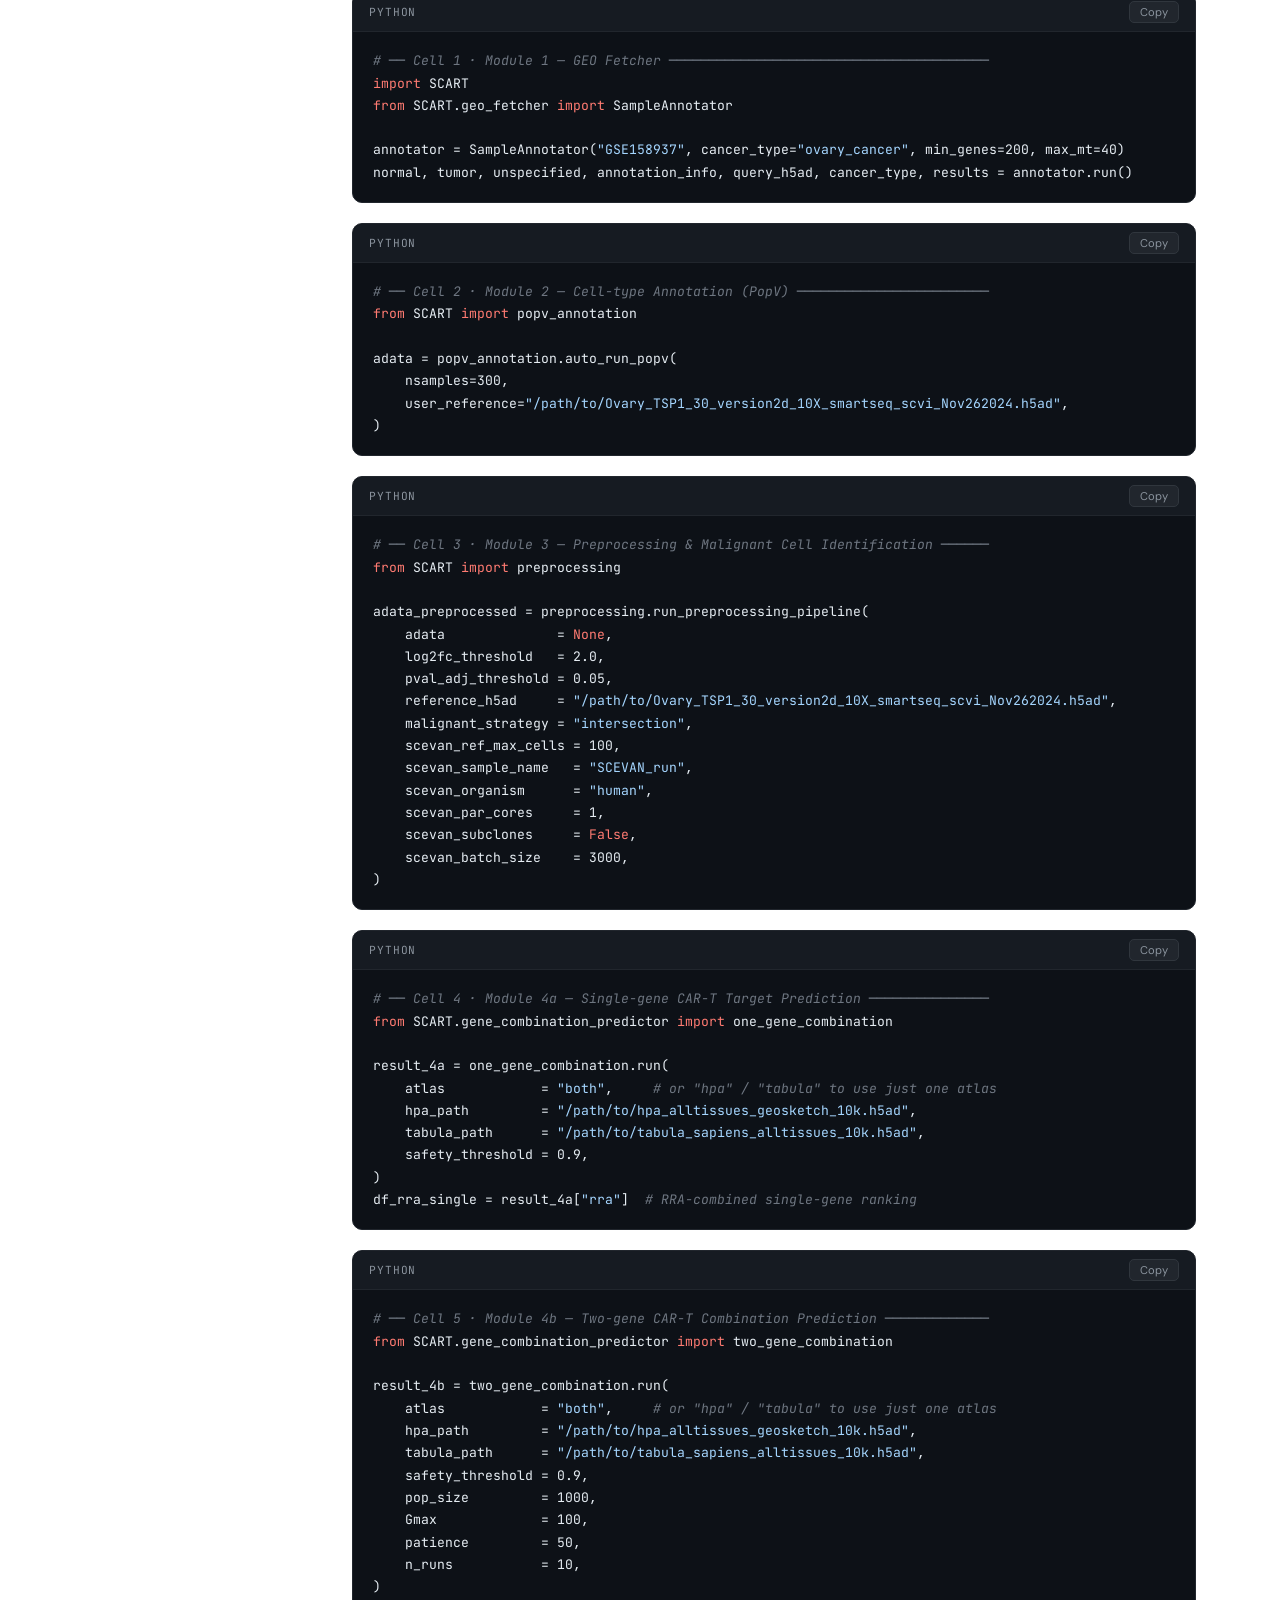
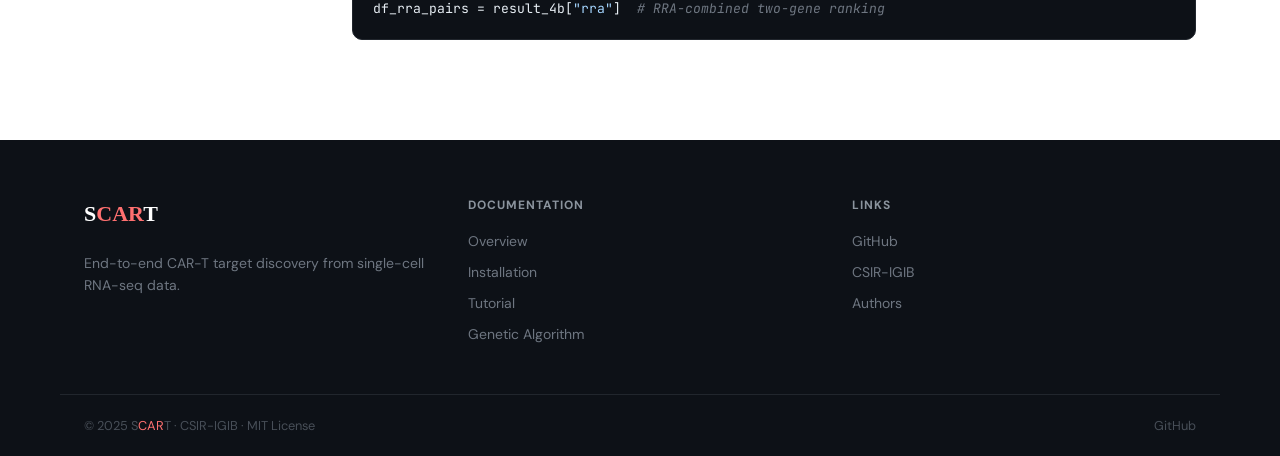
<file: docs/pages/install.html>
<!DOCTYPE html>
<html lang="en">
<head>
<meta charset="UTF-8">
<meta name="viewport" content="width=device-width, initial-scale=1.0">
<title>Installation — SCART</title>
<link rel="preconnect" href="https://fonts.googleapis.com">
<link rel="preconnect" href="https://fonts.gstatic.com" crossorigin>
<link href="https://fonts.googleapis.com/css2?family=Instrument+Serif:ital@0;1&family=DM+Sans:opsz,wght@9..40,300;9..40,400;9..40,500;9..40,600;9..40,700&family=JetBrains+Mono:wght@400;500&display=swap" rel="stylesheet">
<link rel="stylesheet" href="../css/style.css">
<style>
.nav-logo-text { display: none !important; }
#navbar {
  height: 90px !important;
  min-height: 90px !important;
}
#navbar .nav-inner {
  height: 90px !important;
  padding: 0 36px !important;
  display: flex !important;
  align-items: center !important;
  justify-content: space-between !important;
}
.nav-logo-img-scart {
  height: 62px;
  width: auto;
  object-fit: contain;
  display: block;
}
.nav-logo-img-igib {
  height: 80px;
  width: auto;
  object-fit: contain;
  display: block;
}
.scart-wordmark {
  font-family: Georgia, 'Instrument Serif', serif;
  font-weight: 700;
  letter-spacing: -0.5px;
  line-height: 1;
  color: #0d1526;
}
.scart-wordmark .car { color: #b41e28; }

/* ── OS tab switcher ──────────────────────────────────────────── */
.os-tabs {
  display: flex;
  gap: 8px;
  margin: 18px 0 0;
  border-bottom: 2px solid #e2e8f0;
}
.os-tab-btn {
  border: none;
  background: none;
  font-family: 'DM Sans', sans-serif;
  font-size: 14.5px;
  font-weight: 600;
  color: #718096;
  padding: 10px 18px;
  cursor: pointer;
  border-bottom: 3px solid transparent;
  margin-bottom: -2px;
  transition: color .15s, border-color .15s;
}
.os-tab-btn:hover { color: #0d1526; }
.os-tab-btn.active { color: #b41e28; border-bottom-color: #b41e28; }
.os-tab-panel { display: none; padding-top: 20px; }
.os-tab-panel.active { display: block; }
</style>
</head>
<body>

<nav id="navbar">
  <div class="nav-inner">
    <a href="../../index.html" class="nav-logo" style="line-height:0;text-decoration:none;flex-shrink:0;">
      <img src="../../SCART/external/scart_logo.png" alt="SCART" class="nav-logo-img-scart"
           onerror="this.outerHTML='<span class=\'scart-wordmark\' style=\'font-size:32px;\'>S<span class=\'car\'>CAR</span>T</span>'">
    </a>

    <ul class="nav-links" style="margin:0 auto;">
      <li><a href="../../index.html">Home</a></li>
      <li><a href="overview.html">Overview</a></li>
      <li><a href="install.html" class="active">Installation</a></li>
      <li><a href="tutorial.html">Tutorial</a></li>
      <li><a href="algorithm.html" style="line-height:1.35;text-align:center;white-space:normal;display:inline-block;width:120px;">Genetic<br>Algorithm</a></li>
      <li><a href="authors.html">Authors</a></li>
    </ul>

    <div style="display:flex;align-items:center;gap:16px;flex-shrink:0;">
      <a href="https://github.com/csblab23/SCART" class="nav-github" target="_blank">
        <svg width="16" height="16" viewBox="0 0 16 16" fill="currentColor"><path d="M8 0C3.58 0 0 3.58 0 8c0 3.54 2.29 6.53 5.47 7.59.4.07.55-.17.55-.38 0-.19-.01-.82-.01-1.49-2.01.37-2.53-.49-2.69-.94-.09-.23-.48-.94-.82-1.13-.28-.15-.68-.52-.01-.53.63-.01 1.08.58 1.23.82.72 1.21 1.87.87 2.33.66.07-.52.28-.87.51-1.07-1.78-.2-3.64-.89-3.64-3.95 0-.87.31-1.59.82-2.15-.08-.2-.36-1.02.08-2.12 0 0 .67-.21 2.2.82.64-.18 1.32-.27 2-.27.68 0 1.36.09 2 .27 1.53-1.04 2.2-.82 2.2-.82.44 1.1.16 1.92.08 2.12.51.56.82 1.27.82 2.15 0 3.07-1.87 3.75-3.65 3.95.29.25.54.73.54 1.48 0 1.07-.01 1.93-.01 2.2 0 .21.15.46.55.38A8.013 8.013 0 0016 8c0-4.42-3.58-8-8-8z"/></svg>
        GitHub
      </a>
      <img src="../../SCART/external/igib_logo.jpeg" alt="CSIR-IGIB" class="nav-logo-img-igib"
           onerror="this.style.display='none'">
    </div>
  </div>
</nav>

<div class="page-header">
  <div class="page-header-inner">
    <div class="page-header-tag">Get Started</div>
    <h1>Installation</h1>
    <p>Set up SCART in easy steps — conda environment, Python package, R dependencies</p>
  </div>
</div>

<div class="content-layout">
  <aside class="sidebar">
    <ul class="sidebar-nav">
      <li class="sidebar-group">Installation</li>
      <li><a href="#requirements">Requirements</a></li>
      <li><a href="#conda">1. Conda Environment</a></li>
      <li><a href="#python">2. Install SCART</a></li>
      <li><a href="#r-deps">3. R Dependencies</a></li>
      <li><a href="#jupyter">4. Jupyter Setup</a></li>
      <li><a href="#verify">5. Verify Installation</a></li>
      <li class="sidebar-group">Platform Notes</li>
      <li><a href="#windows">Windows</a></li>
      <li><a href="#hpc">HPC / Cluster</a></li>
      <li><a href="#jupyter-notebook">Python / Jupyter Notebook</a></li>
    </ul>
  </aside>

  <div class="content-body">

    <h2 id="requirements">Requirements</h2>
    <p>SCART requires Python 3.10 and R for the SCEVAN module. The recommended installation uses conda for environment management.</p>
    <div class="table-wrap">
      <table>
        <thead><tr><th>Requirement</th><th>Version</th><th>Notes</th></tr></thead>
        <tbody>
          <tr><td>Python</td><td>3.10</td><td>Other versions not tested</td></tr>
          <tr><td>R</td><td>≥ 4.1</td><td>Required for SCEVAN (Module 3)</td></tr>
          <tr><td>conda / mamba</td><td>any</td><td>Recommended for environment management</td></tr>
          <tr><td>RAM</td><td>≥ 16 GB</td><td>32 GB+ recommended for large datasets</td></tr>
          <tr><td>Disk</td><td>≥ 20 GB</td><td>For GEO downloads + reference files</td></tr>
        </tbody>
      </table>
    </div>

    <!-- STEP 1 -->
    <h2 id="conda">Step 1 — Create Conda Environment</h2>
    <p>Create a dedicated conda environment with Python 3.10. Using a dedicated environment avoids dependency conflicts.</p>

    <div class="code-wrap">
      <div class="code-header"><span class="code-lang">bash</span><button class="copy-btn" onclick="copyCode(this)">Copy</button></div>
      <pre><span class="c"># Create and activate the environment</span>
conda create -n scart_env python=3.10 -y
conda activate scart_env</pre>
    </div>

    <!-- STEP 2 -->
    <h2 id="python">Step 2 — Install SCART (Python)</h2>
    <p>Installation steps differ slightly by operating system. Pick the tab that matches your platform.</p>

    <div class="os-tabs">
      <button class="os-tab-btn active" onclick="showOsTab('win')">🐧 Linux</button>
      <button class="os-tab-btn" onclick="showOsTab('linux')">⊞ Windows</button>  
    </div>

    <!-- ── WINDOWS PANEL ── -->
    <div class="os-tab-panel active" id="os-win">
      <p>On Windows, SCART's interactive installer handles all the tricky pip version-pinning for you. Just install the package and run the setup wizard.</p>

      <h3>Step 2a — Install SCART</h3>
      <div class="code-wrap">
        <div class="code-header"><span class="code-lang">bash</span><button class="copy-btn" onclick="copyCode(this)">Copy</button></div>
        <pre><span class="c"># Install from GitHub</span>
pip install git+https://github.com/csblab23/SCART.git</pre>
      </div>

      <h3>Step 2b — Run the interactive setup</h3>
      <p>This handles all required pip fixes automatically, then prints the R / SCEVAN steps you'll need next.</p>
      <div class="code-wrap">
        <div class="code-header"><span class="code-lang">bash</span><button class="copy-btn" onclick="copyCode(this)">Copy</button></div>
        <pre>python -m SCART.install
<span class="c"># → choose [1] Linux
# → review the checklist, press y to confirm
# → after it finishes, follow the printed R + SCEVAN steps</span></pre>
      </div>

      <div class="callout callout-warn">
        <span class="callout-icon">⚠️</span>
        <div><strong>If <code>python -m SCART.install</code> doesn't work for the R dependencies</strong> — install them manually using the steps in <a href="#r-deps">Step 3 — R Dependencies</a> below, then continue from there.</div>
      </div>
    </div>

    <!-- ── LINUX PANEL ── -->
    <div class="os-tab-panel" id="os-linux">
      <p>On Linux, a few Python packages need to be pre-pinned to specific versions before installing SCART itself, and <code>annoy</code> needs to be installed via conda and manually registered with pip.</p>

      <h3>Step 2a — Pre-install Python dependencies</h3>
      <div class="code-wrap">
        <div class="code-header"><span class="code-lang">bash</span><button class="copy-btn" onclick="copyCode(this)">Copy</button></div>
        <pre>pip install "numpy&gt;=1.24,&lt;2.0"
pip install "scipy==1.12.0"
pip install "orbax-checkpoint&lt;0.5" "flax&lt;0.8"
pip install scvi-tools==1.1.6.post2
pip install "jax[cpu]==0.4.23" "jaxlib==0.4.23" "optax==0.1.7" "flax==0.7.5" "orbax-checkpoint&lt;0.5" "numpyro&lt;=0.13.2" "numpy&gt;=1.24,&lt;2.0" "scipy==1.12.0" --force-reinstall</pre>
      </div>

      <h3>Step 2b — Install annoy (no C++ compiler needed)</h3>
      <div class="code-wrap">
        <div class="code-header"><span class="code-lang">bash</span><button class="copy-btn" onclick="copyCode(this)">Copy</button></div>
        <pre>conda install -c conda-forge python-annoy -y

python -c "
import site, os
sp = site.getsitepackages()[0]
di = os.path.join(sp, 'annoy-1.17.3.dist-info')
os.makedirs(di, exist_ok=True)
open(os.path.join(di, 'METADATA'), 'w').write('Metadata-Version: 2.1\nName: annoy\nVersion: 1.17.3\n')
open(os.path.join(di, 'RECORD'), 'w').write('')
open(os.path.join(di, 'INSTALLER'), 'w').write('conda\n')
print('annoy registered with pip successfully')
"

python -c "import annoy; print('annoy OK')"</pre>
      </div>

      <h3>Step 2c — Install SCART</h3>
      <div class="code-wrap">
        <div class="code-header"><span class="code-lang">bash</span><button class="copy-btn" onclick="copyCode(this)">Copy</button></div>
        <pre>pip install git+https://github.com/csblab23/SCART.git</pre>
      </div>

      <h3>Step 2d — Torch version fix</h3>
      <div class="code-wrap">
        <div class="code-header"><span class="code-lang">bash</span><button class="copy-btn" onclick="copyCode(this)">Copy</button></div>
        <pre>pip uninstall torch -y
pip install torch==2.2.2 --index-url https://download.pytorch.org/whl/cpu</pre>
      </div>

      <h3>Step 2e — Run the interactive setup</h3>
      <div class="code-wrap">
        <div class="code-header"><span class="code-lang">bash</span><button class="copy-btn" onclick="copyCode(this)">Copy</button></div>
        <pre>python -m SCART.install
<span class="c"># → choose [2] Windows, press y — fully automated</span></pre>
      </div>

      <h3>Step 2f — Verify</h3>
      <div class="code-wrap">
        <div class="code-header"><span class="code-lang">bash</span><button class="copy-btn" onclick="copyCode(this)">Copy</button></div>
        <pre>python -c "import SCART; from SCART.geo_fetcher import SampleAnnotator; print('All imports OK')"
Rscript -e "library(SCEVAN); cat('SCEVAN OK\n')"</pre>
      </div>

      <div class="callout callout-warn">
        <span class="callout-icon">⚠️</span>
        <div><strong>If <code>python -m SCART.install</code> doesn't work for the R dependencies</strong> — install them manually using the steps in <a href="#r-deps">Step 3 — R Dependencies</a> below, then continue from there.</div>
      </div>
    </div>

    <!-- STEP 3 -->
    <h2 id="r-deps">Step 3 (Optional) — Install R and SCEVAN Dependencies (Manual)</h2>
    <p>The interactive installer (<code>python -m SCART.install</code>) handles this automatically for most setups. Use these manual steps only if the installer fails, or if you prefer to install R dependencies yourself. Run all commands inside your activated <code>scart_env</code> conda environment.</p>

    <h3>3a. Install R base and system libraries via conda</h3>
    <div class="code-wrap">
      <div class="code-header"><span class="code-lang">bash</span><button class="copy-btn" onclick="copyCode(this)">Copy</button></div>
      <pre>conda install -c conda-forge -c bioconda \
  r-base r-devtools r-remotes r-ggplot2 r-data.table \
  r-igraph r-gdtools r-ragg r-dplyr \
  cairo freetype fontconfig harfbuzz fribidi \
  libpng libtiff libjpeg-turbo libwebp \
  --override-channels -c conda-forge -c bioconda -c defaults \
  -y</pre>
    </div>

    <h3>3b. Install Bioconductor and R packages</h3>
    <div class="code-wrap">
      <div class="code-header"><span class="code-lang">bash</span><button class="copy-btn" onclick="copyCode(this)">Copy</button></div>
      <pre>conda config --set channel_priority flexible
conda install -c conda-forge -c bioconda \
  bioconductor-scran bioconductor-fgsea \
  bioconductor-ggtree \
  r-paralleldist r-pheatmap r-forcats \
  r-cluster r-rtsne r-ape r-tidytree r-ggrepel \
  -y</pre>
    </div>

    <div class="callout callout-warn" style="display:block;padding-bottom:12px;">
      <div style="display:flex;align-items:flex-start;gap:10px;margin-bottom:10px;">
        <span class="callout-icon">⚠️</span>
        <div><strong>Windows only</strong> — use <code>^</code> instead of <code>\</code> for line continuation:</div>
      </div>
      <div class="code-wrap" style="margin:0;">
        <div class="code-header"><span class="code-lang">bash</span><button class="copy-btn" onclick="copyCode(this)">Copy</button></div>
        <pre>conda config --set channel_priority flexible
conda install -c conda-forge -c bioconda ^
  bioconductor-scran bioconductor-fgsea ^
  bioconductor-ggtree ^
  r-paralleldist r-pheatmap r-forcats ^
  r-cluster r-rtsne r-ape r-tidytree r-ggrepel ^
  -y</pre>
      </div>
    </div>

    <h3>3c. Install SCEVAN from R</h3>
    <p>Open an R console inside the activated environment and run:</p>
    <div class="code-wrap">
      <div class="code-header"><span class="code-lang">R</span><button class="copy-btn" onclick="copyCode(this)">Copy</button></div>
      <pre>library(devtools)
install_github(<span class="str">"miccec/yaGST"</span>)
install_github(<span class="str">"AntonioDeFalco/SCEVAN"</span>)

<span class="c"># Verify installation</span>
library(SCEVAN)
<span class="c"># Should load without error</span></pre>
    </div>

    <div class="callout callout-tip">
      <span class="callout-icon">💡</span>
      <div><strong>If <code>devtools</code> doesn't install or load correctly</strong>, try the lighter-weight <code>remotes</code> package instead — it provides the same <code>install_github()</code> function without devtools' heavier dependency footprint:
        <div class="code-wrap" style="margin-top:10px;margin-bottom:0;">
          <div class="code-header"><span class="code-lang">R</span><button class="copy-btn" onclick="copyCode(this)">Copy</button></div>
          <pre>install.packages(<span class="str">"remotes"</span>)
remotes::install_github(<span class="str">"miccec/yaGST"</span>)
remotes::install_github(<span class="str">"AntonioDeFalco/SCEVAN"</span>)

<span class="c"># Verify installation</span>
library(SCEVAN)
<span class="c"># Should load without error</span></pre>
        </div>
      </div>
    </div>


    <!-- STEP 4 -->
    <h2 id="jupyter">Step 4 — Jupyter Notebook Setup (optional)</h2>
    <p>Register the <code>scart_env</code> environment as a Jupyter kernel so you can run SCART notebooks interactively.</p>

    <div class="code-wrap">
      <div class="code-header"><span class="code-lang">bash</span><button class="copy-btn" onclick="copyCode(this)">Copy</button></div>
      <pre>pip install notebook ipykernel
python -m ipykernel install --user \
  --name=scart_env \
  --display-name "Python (scart_env)"
jupyter notebook</pre>
    </div>

    <!-- STEP 5 -->
    <h2 id="verify">Step 5 — Verify Installation</h2>
    <p>Confirm SCART is installed and all imports work:</p>

    <div class="code-wrap">
      <div class="code-header"><span class="code-lang">python</span><button class="copy-btn" onclick="copyCode(this)">Copy</button></div>
      <pre><span class="kw">import</span> SCART
   <span class="c"> </span>

<span class="c"># Test module imports</span>
<span class="kw">from</span> SCART.geo_fetcher <span class="kw">import</span> SampleAnnotator
<span class="kw">from</span> SCART <span class="kw">import</span> popv_annotation
<span class="kw">from</span> SCART <span class="kw">import</span> preprocessing
<span class="kw">from</span> SCART.gene_combination_predictor <span class="kw">import</span> one_gene_combination
<span class="kw">from</span> SCART.gene_combination_predictor <span class="kw">import</span> two_gene_combination

<span class="c"># List all valid cancer type keys</span>
<span class="kw">from</span> SCART.geo_fetcher <span class="kw">import</span> VALID_CANCER_TYPES
print(VALID_CANCER_TYPES)</pre>
    </div>

    <div class="callout callout-tip">
      <span class="callout-icon">✅</span>
      <div>If all imports succeed without errors, you are ready to proceed to the <a href="tutorial.html">Tutorial</a>.</div>
    </div>

    <!-- HPC -->
    <h2 id="hpc">HPC / Cluster Notes</h2>
    <p>When running SCART on an HPC cluster (SLURM, PBS, etc.), install the conda environment in your home or project directory and load the appropriate modules before activating.</p>

    <h3>Running Python Scripts on the Cluster</h3>
    <p>New to running Python scripts from the command line? The <a href="https://realpython.com/run-python-scripts/" target="_blank">Real Python guide — How to Run Your Python Scripts and Code</a> covers all the essentials: using the <code>python</code> command, running modules with <code>-m</code>, and working interactively with the REPL. The most common pattern on a cluster is:</p>

    <div class="code-wrap">
      <div class="code-header"><span class="code-lang">bash</span><button class="copy-btn" onclick="copyCode(this)">Copy</button></div>
      <pre><span class="c"># Basic usage — run a Python script from the command line</span>
python my_script.py

<span class="c"># Redirect output to a file for later review</span>
python my_script.py > output.txt</pre>
    </div>

    <h3>Submitting Jobs with SLURM</h3>
    <p>For large GEO downloads or compute-intensive modules, submit your work as a SLURM batch job rather than running it interactively. The <a href="https://www.arch.jhu.edu/short-tutorial-how-to-create-a-slurm-script/" target="_blank">JHU ARCH tutorial — How to Create a Slurm Script</a> walks through all the key directives. A minimal script for running a SCART module looks like this:</p>

    <div class="code-wrap">
      <div class="code-header"><span class="code-lang">bash</span><button class="copy-btn" onclick="copyCode(this)">Copy</button></div>
      <pre>#!/bin/bash
#SBATCH --job-name=scart_job          <span class="c"># Job name</span>
#SBATCH --output=output.txt           <span class="c"># Standard output file</span>
#SBATCH --error=error.txt             <span class="c"># Standard error file</span>
#SBATCH --partition=partition_name    <span class="c"># Partition or queue name</span>
#SBATCH --nodes=1                     <span class="c"># Number of nodes</span>
#SBATCH --ntasks-per-node=1           <span class="c"># Number of tasks per node</span>
#SBATCH --cpus-per-task=4             <span class="c"># CPU cores per task</span>
#SBATCH --time=4:00:00                <span class="c"># Maximum runtime (HH:MM:SS)</span>
#SBATCH --mail-type=END               <span class="c"># Email on job completion</span>
#SBATCH --mail-user=your@email.com    <span class="c"># Your email address</span>

module load conda/latest
conda activate scart_env

python my_scart_script.py</pre>
    </div>

    <p>Save the script (e.g. <code>run_scart.slurm</code>) and submit it with:</p>

    <div class="code-wrap">
      <div class="code-header"><span class="code-lang">bash</span><button class="copy-btn" onclick="copyCode(this)">Copy</button></div>
      <pre>sbatch run_scart.slurm</pre>
    </div>

   

    <!-- PYTHON/JUPYTER NOTEBOOK -->
    <h2 id="jupyter-notebook">Python / Jupyter Notebook</h2>
    <p>The simplest way to explore SCART interactively is in a Jupyter notebook. You can run the entire pipeline in a single cell, or split each module into its own cell to inspect intermediate outputs as you go — both approaches work equally well.</p>

    <div class="callout callout-tip">
      <span class="callout-icon">💡</span>
      <div>Make sure you have completed <a href="#jupyter">Step 4 (Jupyter Setup)</a> and selected the <strong>Python (scart_env)</strong> kernel before running the cells below.</div>
    </div>

    <h3>Option A — Run the full pipeline in one cell</h3>
    <p>Paste all modules into a single cell and execute at once. Useful for automated runs or re-running a saved notebook end-to-end. [This is a example dataset]</p>

    <div class="code-wrap">
      <div class="code-header"><span class="code-lang">python</span><button class="copy-btn" onclick="copyCode(this)">Copy</button></div>
      <pre><span class="c"># ── Full SCART pipeline — single cell ──────────────────────────────────────</span>

<span class="kw">import</span> SCART
<span class="kw">from</span> SCART.geo_fetcher <span class="kw">import</span> SampleAnnotator

annotator = SampleAnnotator(<span class="str">"GSE158937"</span>, cancer_type=<span class="str">"ovary_cancer"</span>, min_genes=200, max_mt=40)
normal, tumor, unspecified, annotation_info, query_h5ad, cancer_type, results = annotator.run()

<span class="kw">from</span> SCART <span class="kw">import</span> popv_annotation
adata = popv_annotation.auto_run_popv(
    nsamples=300,
    user_reference=<span class="str">"/path/to/Ovary_TSP1_30_version2d_10X_smartseq_scvi_Nov262024.h5ad"</span>,
)

<span class="kw">from</span> SCART <span class="kw">import</span> preprocessing
adata_preprocessed = preprocessing.run_preprocessing_pipeline(
    adata              = <span class="kw">None</span>,
    log2fc_threshold   = 2.0,
    pval_adj_threshold = 0.05,
    reference_h5ad     = <span class="str">"/path/to/Ovary_TSP1_30_version2d_10X_smartseq_scvi_Nov262024.h5ad"</span>,
    malignant_strategy = <span class="str">"intersection"</span>,
    scevan_ref_max_cells = 100,
    scevan_sample_name   = <span class="str">"SCEVAN_run"</span>,
    scevan_organism      = <span class="str">"human"</span>,
    scevan_par_cores     = 1,
    scevan_subclones     = <span class="kw">False</span>,
    scevan_batch_size    = 3000,
)

<span class="kw">from</span> SCART.gene_combination_predictor <span class="kw">import</span> one_gene_combination
result_4a = one_gene_combination.run(
    atlas            = <span class="str">"both"</span>,
    hpa_path         = <span class="str">"/path/to/hpa_alltissues_geosketch_10k.h5ad"</span>,
    tabula_path      = <span class="str">"/path/to/tabula_sapiens_alltissues_10k.h5ad"</span>,
    safety_threshold = 0.9,
)
df_rra_single = result_4a[<span class="str">"rra"</span>]  <span class="c"># RRA-combined single-gene ranking</span>

<span class="kw">from</span> SCART.gene_combination_predictor <span class="kw">import</span> two_gene_combination
result_4b = two_gene_combination.run(
    atlas            = <span class="str">"both"</span>,
    hpa_path         = <span class="str">"/path/to/hpa_alltissues_geosketch_10k.h5ad"</span>,
    tabula_path      = <span class="str">"/path/to/tabula_sapiens_alltissues_10k.h5ad"</span>,
    safety_threshold = 0.9,
    pop_size         = 1000,
    Gmax             = 100,
    patience         = 50,
    n_runs           = 10,
)
df_rra_pairs = result_4b[<span class="str">"rra"</span>]  <span class="c"># RRA-combined two-gene ranking</span></pre>
    </div>

    <h3>Option B — One module per cell (recommended for tracking outputs)</h3>
    <p>Split each module into its own cell. This lets you inspect outputs at every stage, re-run individual steps, and debug more easily.</p>

    <div class="code-wrap">
      <div class="code-header"><span class="code-lang">python</span><button class="copy-btn" onclick="copyCode(this)">Copy</button></div>
      <pre><span class="c"># ── Cell 1 · Module 1 — GEO Fetcher ────────────────────────────────────────</span>
<span class="kw">import</span> SCART
<span class="kw">from</span> SCART.geo_fetcher <span class="kw">import</span> SampleAnnotator

annotator = SampleAnnotator(<span class="str">"GSE158937"</span>, cancer_type=<span class="str">"ovary_cancer"</span>, min_genes=200, max_mt=40)
normal, tumor, unspecified, annotation_info, query_h5ad, cancer_type, results = annotator.run()</pre>
    </div>

    <div class="code-wrap">
      <div class="code-header"><span class="code-lang">python</span><button class="copy-btn" onclick="copyCode(this)">Copy</button></div>
      <pre><span class="c"># ── Cell 2 · Module 2 — Cell-type Annotation (PopV) ────────────────────────</span>
<span class="kw">from</span> SCART <span class="kw">import</span> popv_annotation

adata = popv_annotation.auto_run_popv(
    nsamples=300,
    user_reference=<span class="str">"/path/to/Ovary_TSP1_30_version2d_10X_smartseq_scvi_Nov262024.h5ad"</span>,
)</pre>
    </div>

    <div class="code-wrap">
      <div class="code-header"><span class="code-lang">python</span><button class="copy-btn" onclick="copyCode(this)">Copy</button></div>
      <pre><span class="c"># ── Cell 3 · Module 3 — Preprocessing &amp; Malignant Cell Identification ──────</span>
<span class="kw">from</span> SCART <span class="kw">import</span> preprocessing

adata_preprocessed = preprocessing.run_preprocessing_pipeline(
    adata              = <span class="kw">None</span>,
    log2fc_threshold   = 2.0,
    pval_adj_threshold = 0.05,
    reference_h5ad     = <span class="str">"/path/to/Ovary_TSP1_30_version2d_10X_smartseq_scvi_Nov262024.h5ad"</span>,
    malignant_strategy = <span class="str">"intersection"</span>,
    scevan_ref_max_cells = 100,
    scevan_sample_name   = <span class="str">"SCEVAN_run"</span>,
    scevan_organism      = <span class="str">"human"</span>,
    scevan_par_cores     = 1,
    scevan_subclones     = <span class="kw">False</span>,
    scevan_batch_size    = 3000,
)</pre>
    </div>

    <div class="code-wrap">
      <div class="code-header"><span class="code-lang">python</span><button class="copy-btn" onclick="copyCode(this)">Copy</button></div>
      <pre><span class="c"># ── Cell 4 · Module 4a — Single-gene CAR-T Target Prediction ───────────────</span>
<span class="kw">from</span> SCART.gene_combination_predictor <span class="kw">import</span> one_gene_combination

result_4a = one_gene_combination.run(
    atlas            = <span class="str">"both"</span>,     <span class="c"># or "hpa" / "tabula" to use just one atlas</span>
    hpa_path         = <span class="str">"/path/to/hpa_alltissues_geosketch_10k.h5ad"</span>,
    tabula_path      = <span class="str">"/path/to/tabula_sapiens_alltissues_10k.h5ad"</span>,
    safety_threshold = 0.9,
)
df_rra_single = result_4a[<span class="str">"rra"</span>]  <span class="c"># RRA-combined single-gene ranking</span></pre>
    </div>

    <div class="code-wrap">
      <div class="code-header"><span class="code-lang">python</span><button class="copy-btn" onclick="copyCode(this)">Copy</button></div>
      <pre><span class="c"># ── Cell 5 · Module 4b — Two-gene CAR-T Combination Prediction ─────────────</span>
<span class="kw">from</span> SCART.gene_combination_predictor <span class="kw">import</span> two_gene_combination

result_4b = two_gene_combination.run(
    atlas            = <span class="str">"both"</span>,     <span class="c"># or "hpa" / "tabula" to use just one atlas</span>
    hpa_path         = <span class="str">"/path/to/hpa_alltissues_geosketch_10k.h5ad"</span>,
    tabula_path      = <span class="str">"/path/to/tabula_sapiens_alltissues_10k.h5ad"</span>,
    safety_threshold = 0.9,
    pop_size         = 1000,
    Gmax             = 100,
    patience         = 50,
    n_runs           = 10,
)
df_rra_pairs = result_4b[<span class="str">"rra"</span>]  <span class="c"># RRA-combined two-gene ranking</span></pre>
    </div>

  </div>
</div>

<footer>
  <div class="footer-inner">
    <div class="footer-brand">
      <a href="../../index.html" style="margin-bottom:10px;display:inline-block;text-decoration:none;">
        <span style="font-family:Georgia,serif;font-size:22px;font-weight:700;color:white;">S<span style="color:#ff7070;">CAR</span>T</span>
      </a>
      <p>End-to-end CAR-T target discovery from single-cell RNA-seq data.</p>
    </div>
    <div class="footer-col">
      <h5>Documentation</h5>
      <a href="overview.html">Overview</a>
      <a href="install.html">Installation</a>
      <a href="tutorial.html">Tutorial</a>
      <a href="algorithm.html">Genetic Algorithm</a>
    </div>
    <div class="footer-col">
      <h5>Links</h5>
      <a href="https://github.com/csblab23/SCART" target="_blank">GitHub</a>
      <a href="https://www.igib.res.in" target="_blank">CSIR-IGIB</a>
      <a href="authors.html">Authors</a>
    </div>
  </div>
  <div class="footer-bottom">
    <span>© 2025 S<span style="color:#ff7070;">CAR</span>T · CSIR-IGIB · MIT License</span>
    <a href="https://github.com/csblab23/SCART" target="_blank">GitHub</a>
  </div>
</footer>

<script src="../js/main.js"></script>
<script>
function showOsTab(os) {
  document.querySelectorAll('.os-tab-btn').forEach(b => b.classList.remove('active'));
  document.querySelectorAll('.os-tab-panel').forEach(p => p.classList.remove('active'));
  document.querySelector('.os-tab-btn[onclick="showOsTab(\'' + os + '\')"]').classList.add('active');
  document.getElementById('os-' + os).classList.add('active');
}
</script>
<!-- GitHub Pages path: https://raw.githubusercontent.com/csblab23/SCART/main/docs/pages/install.html -->
</body>
</html>
</file>
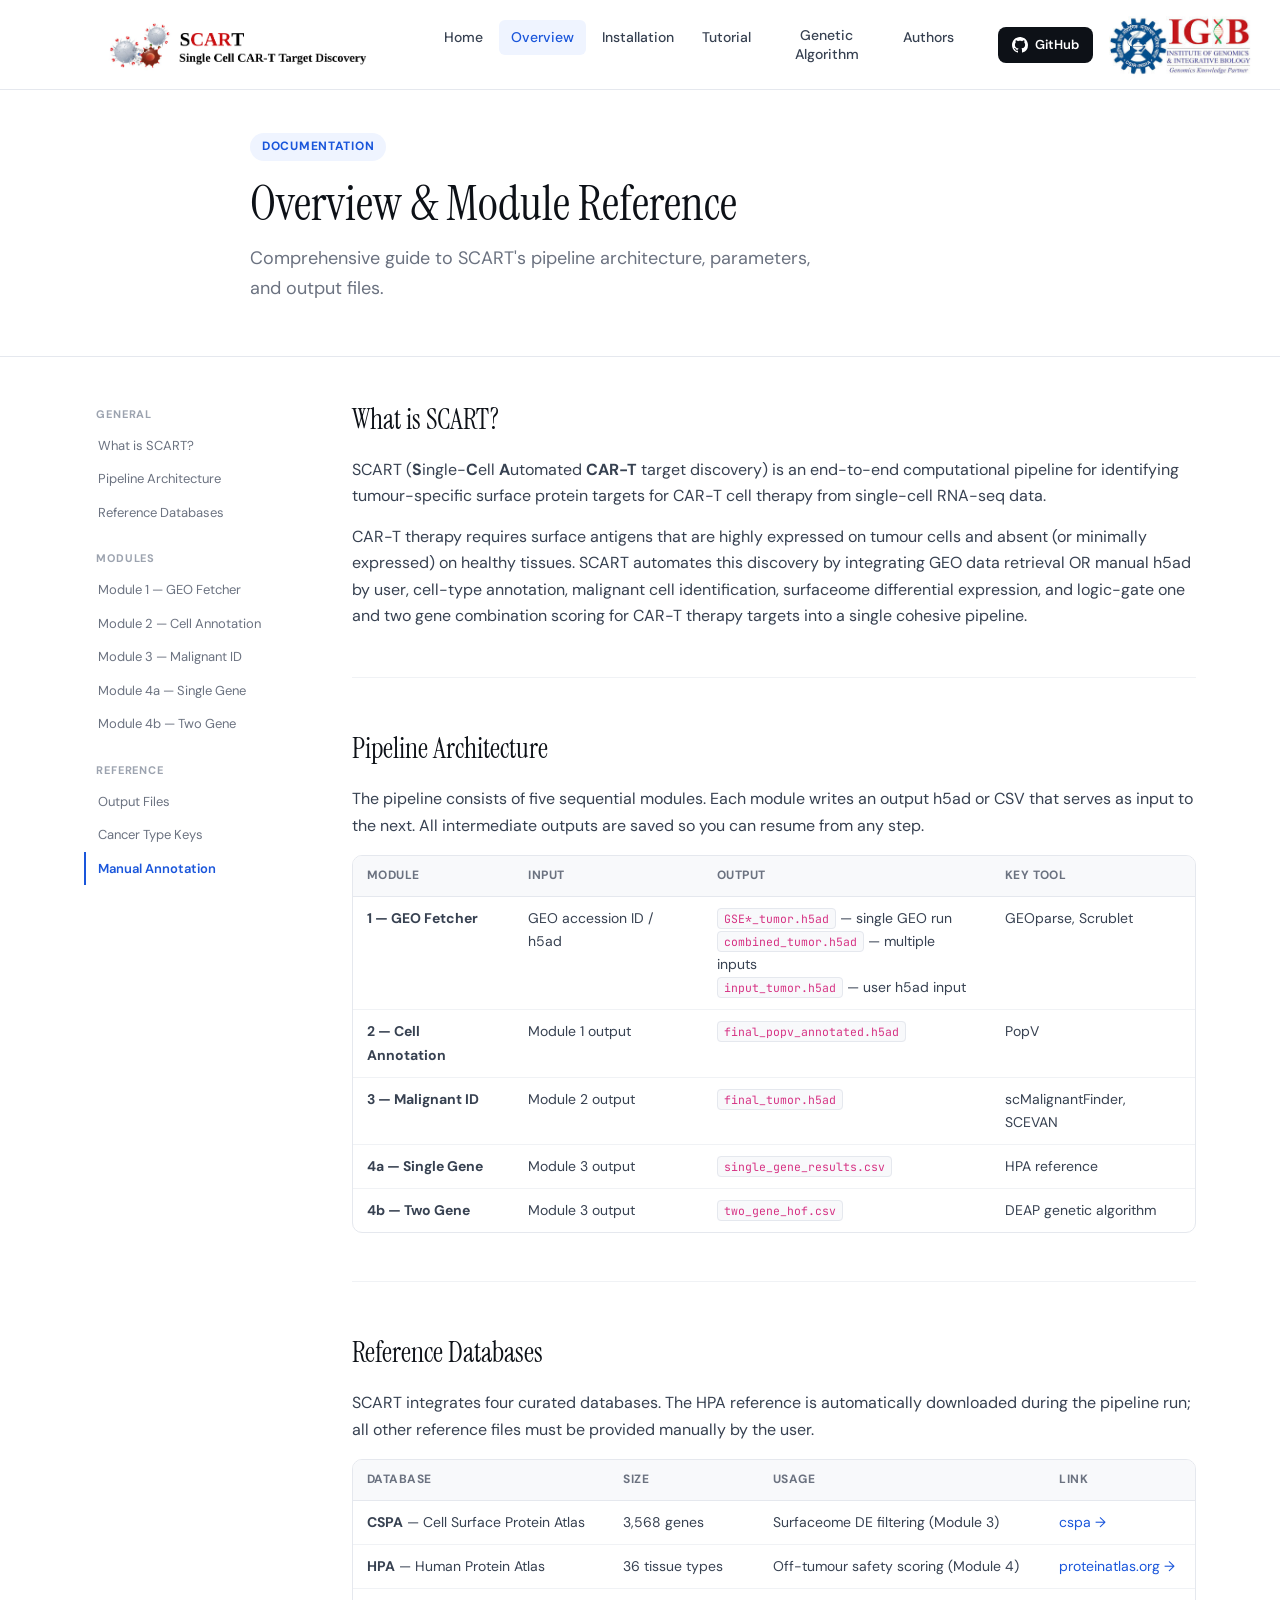
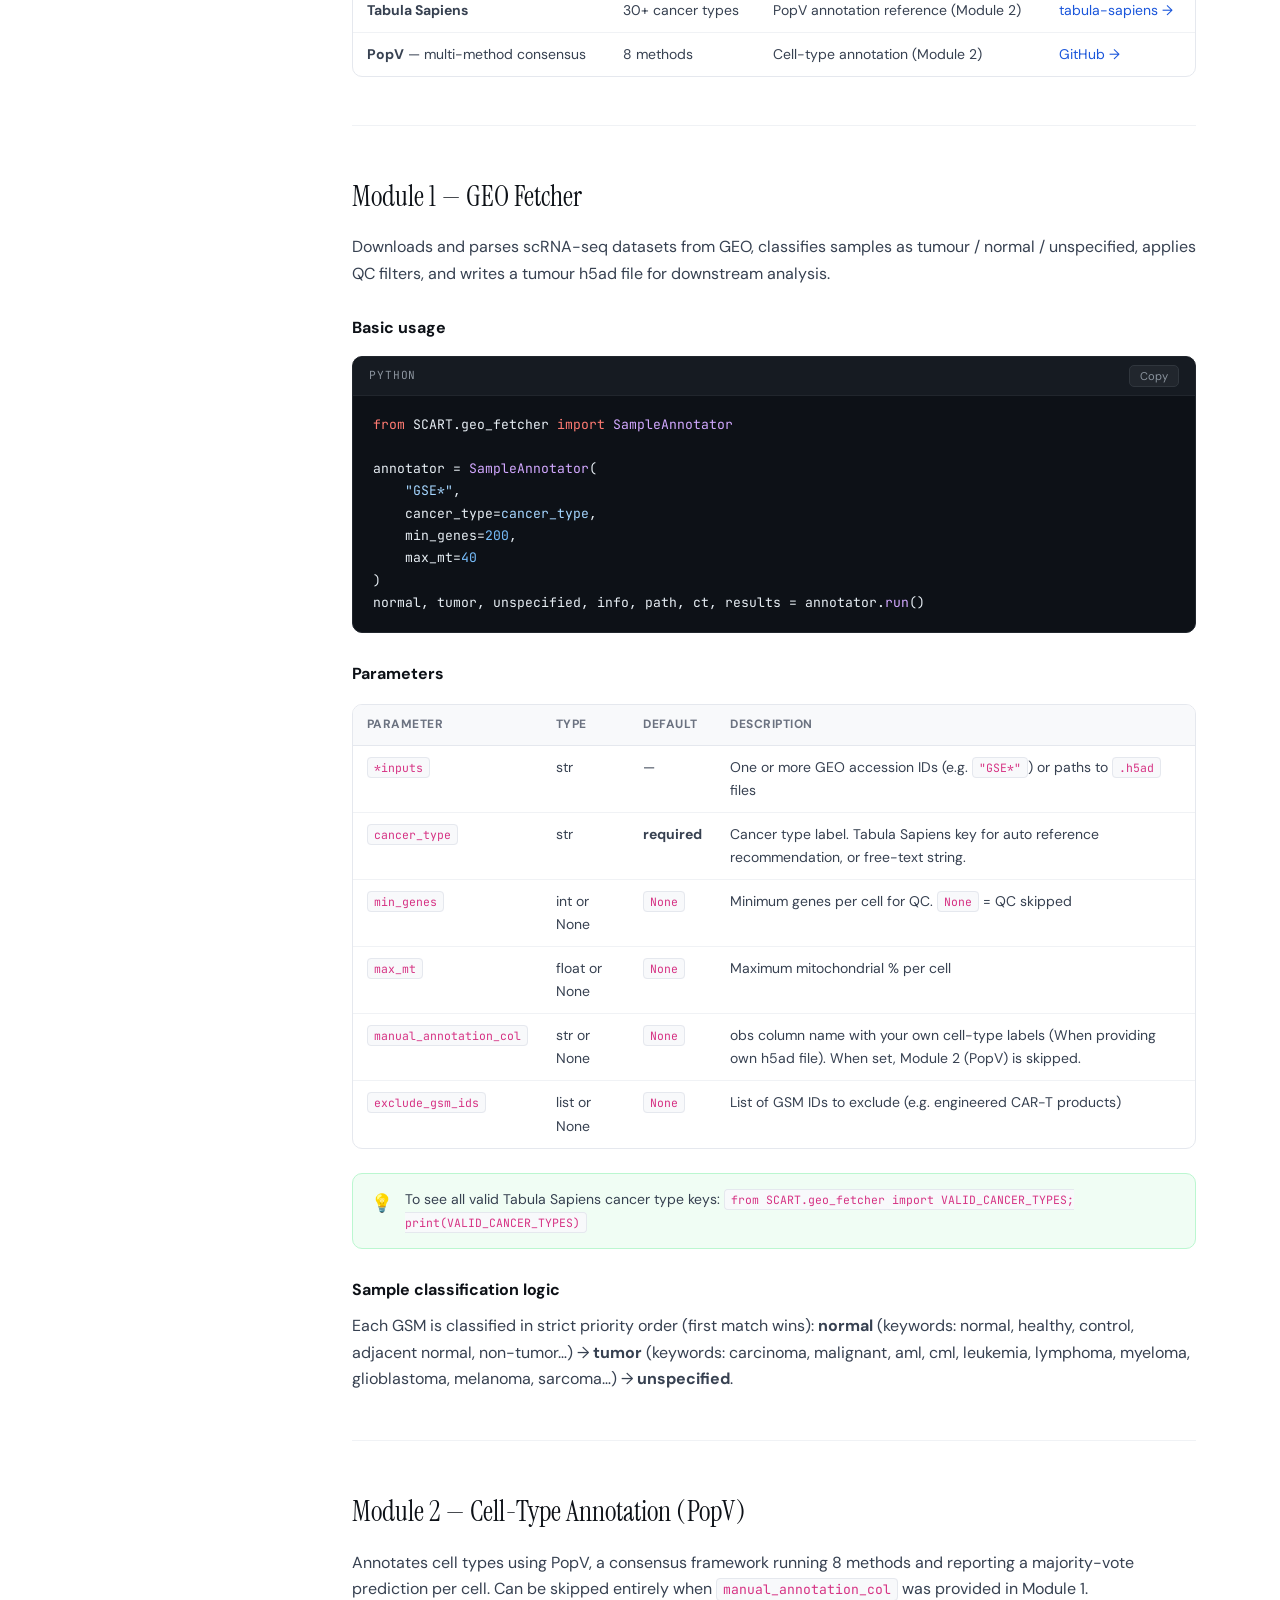
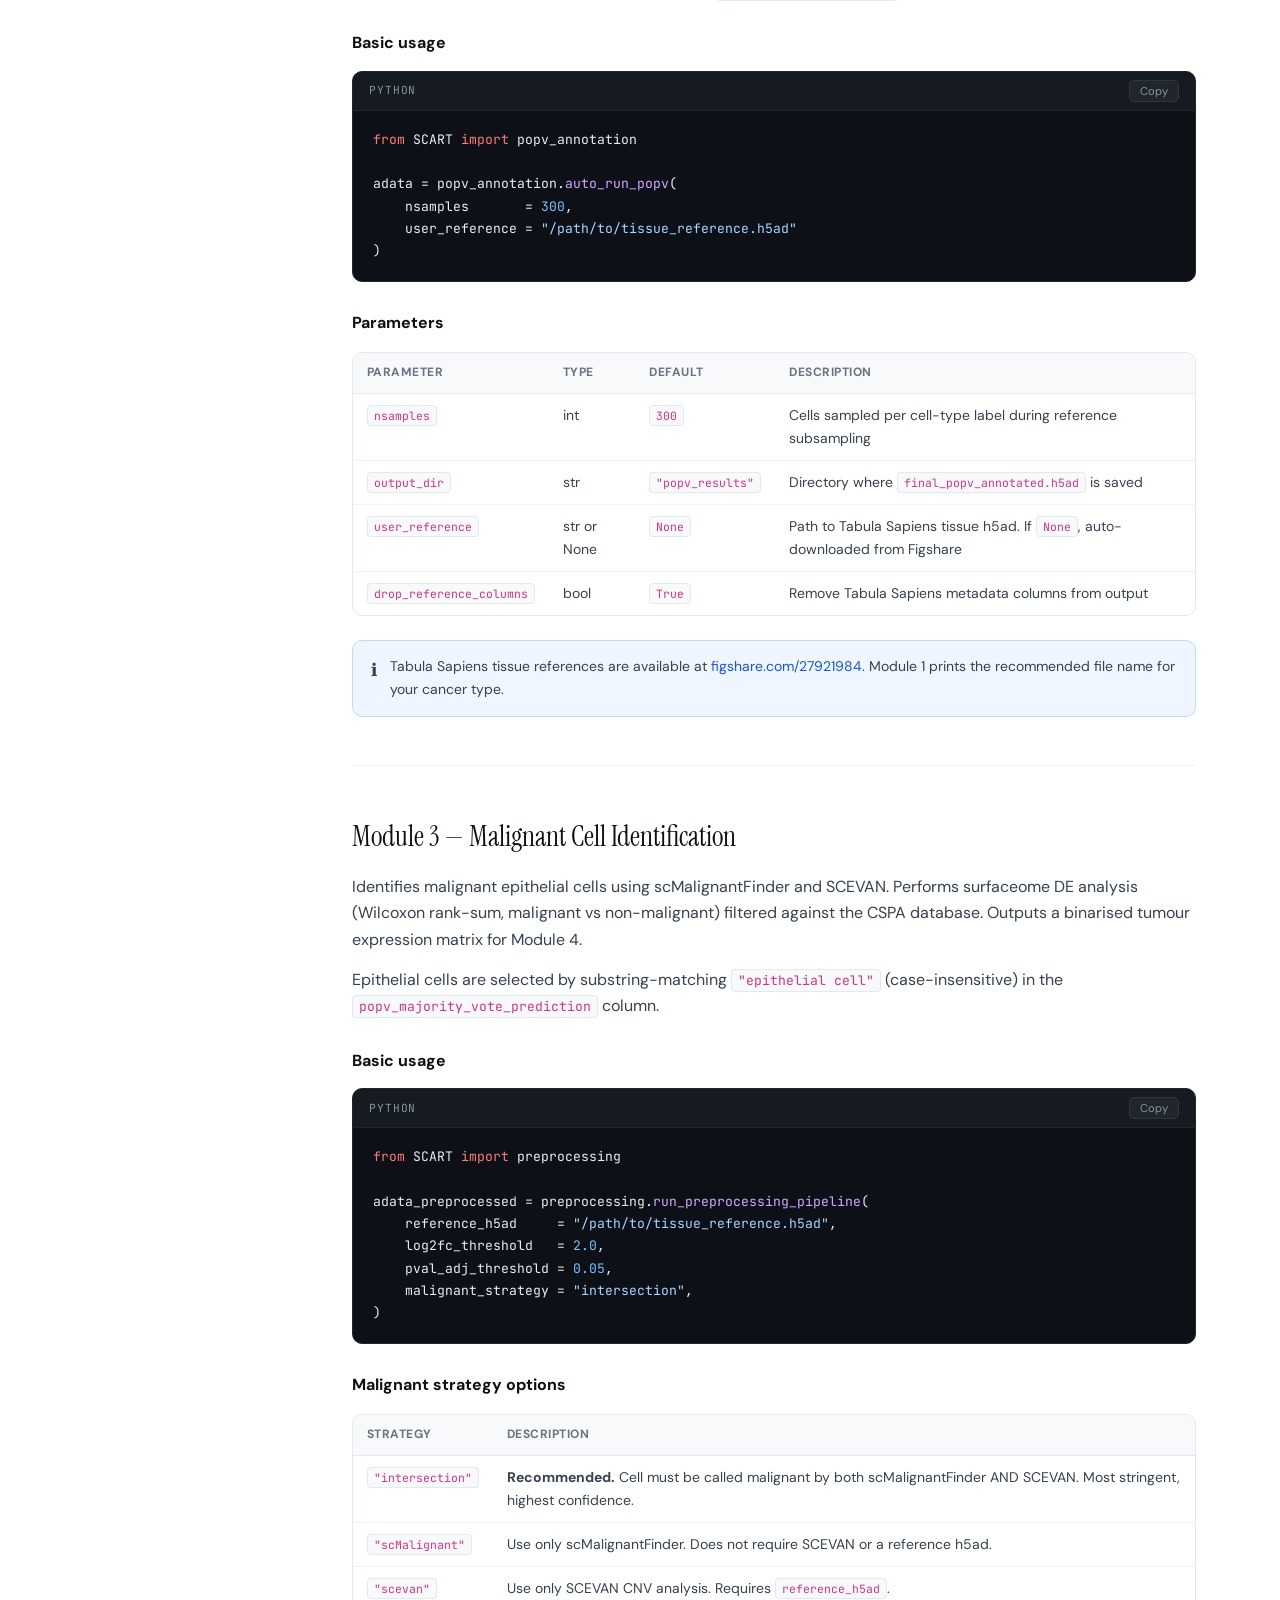
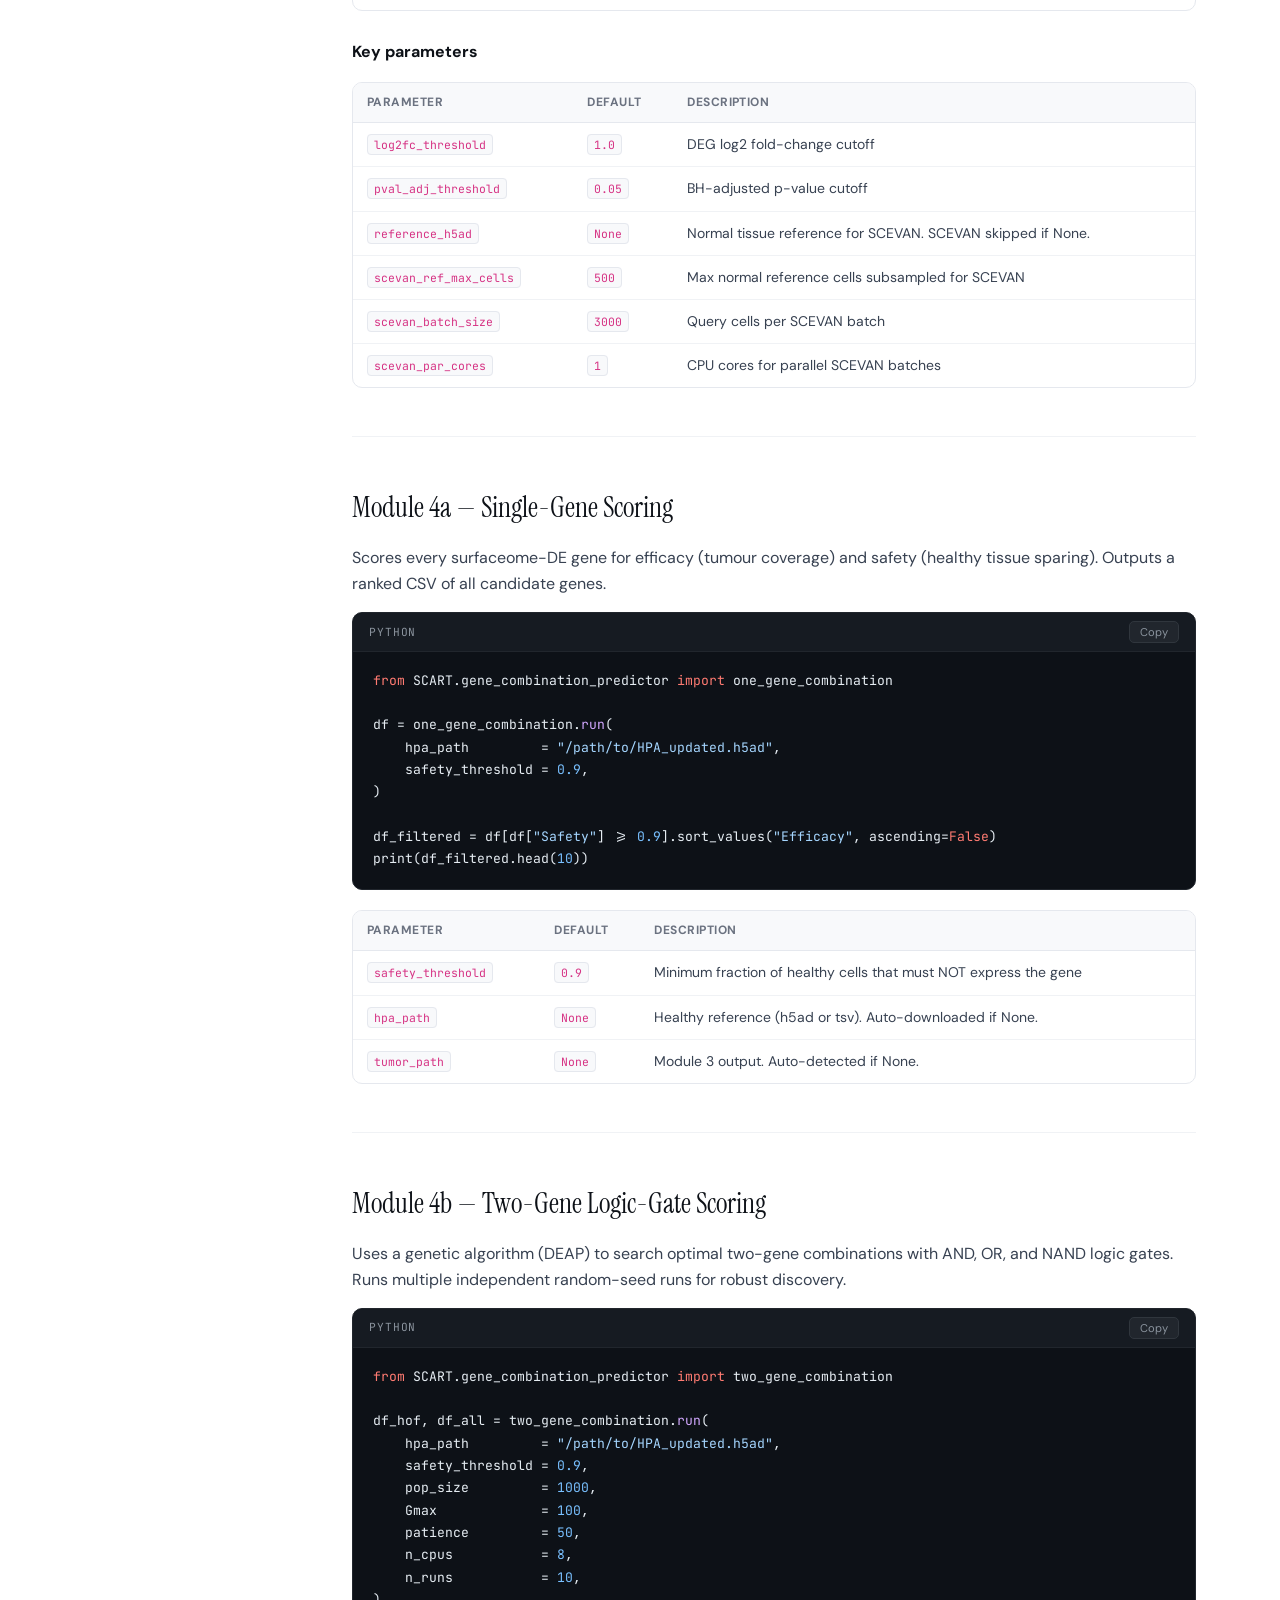
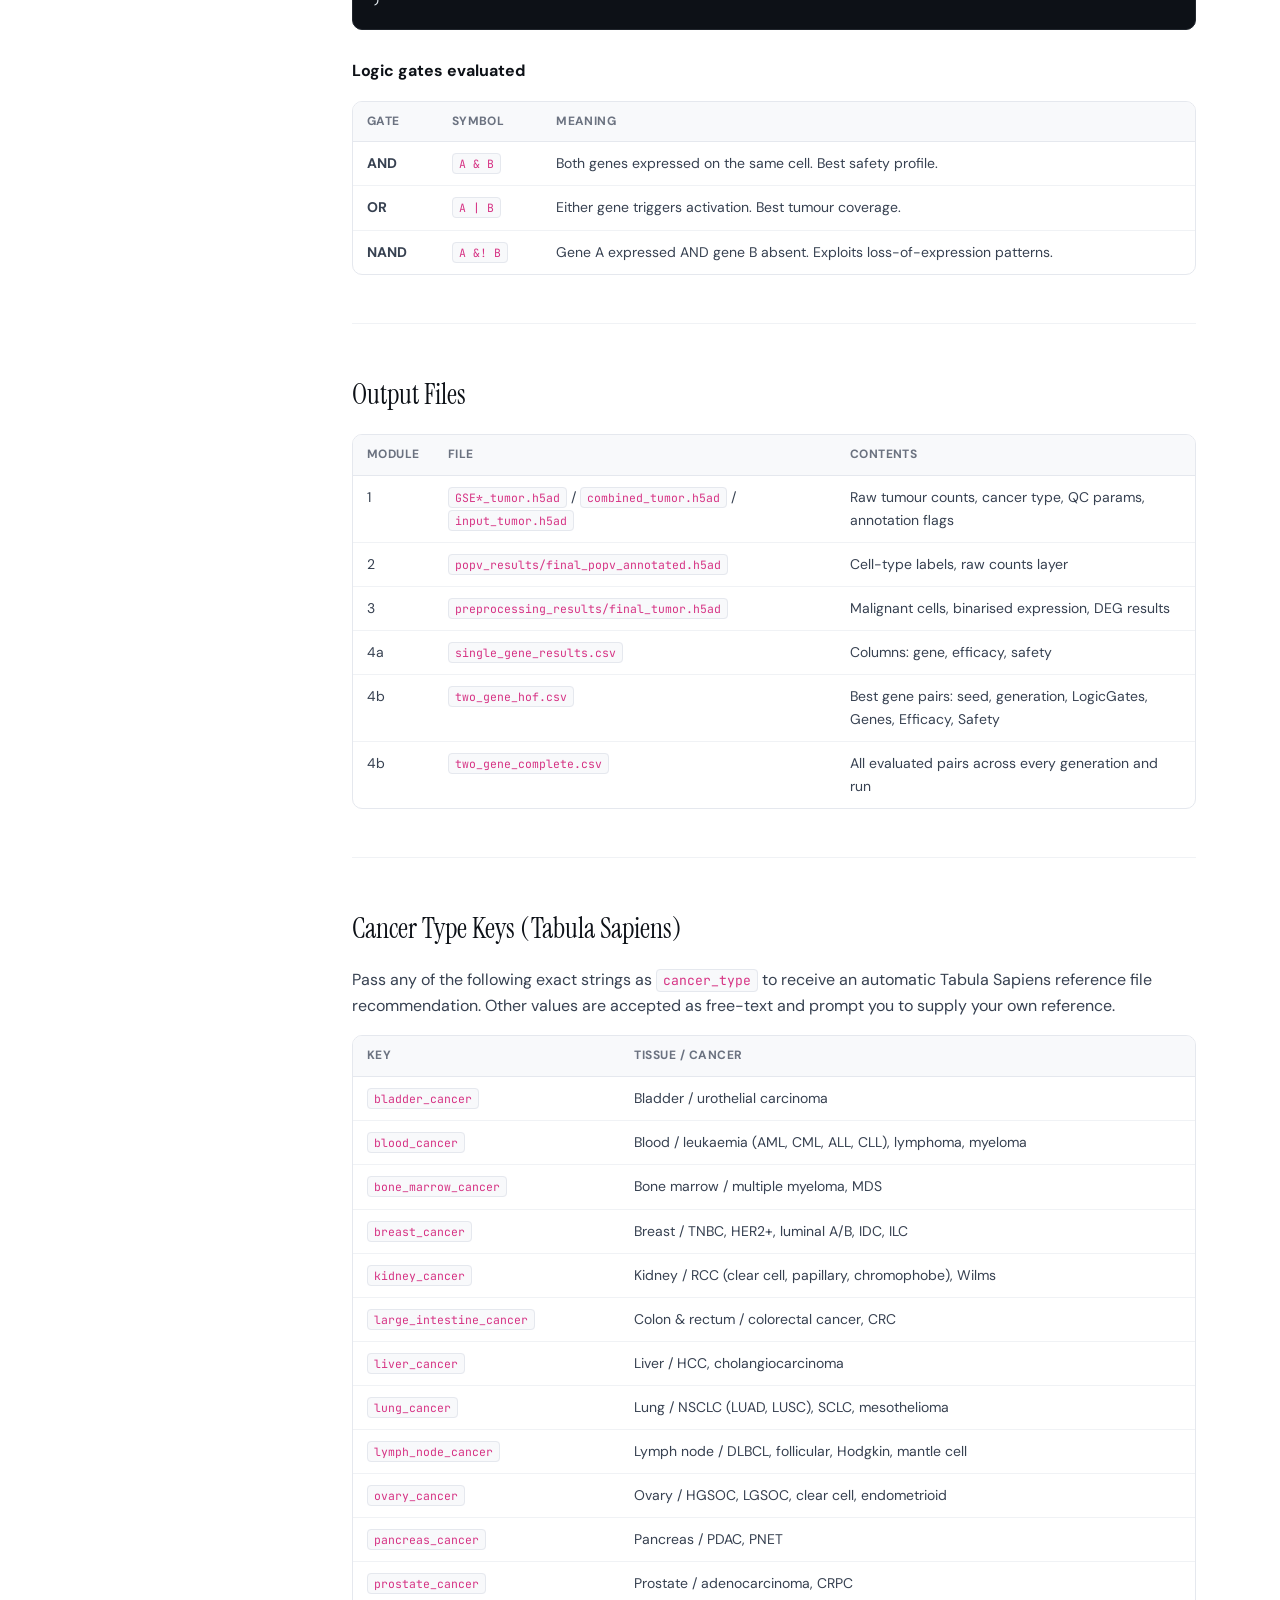
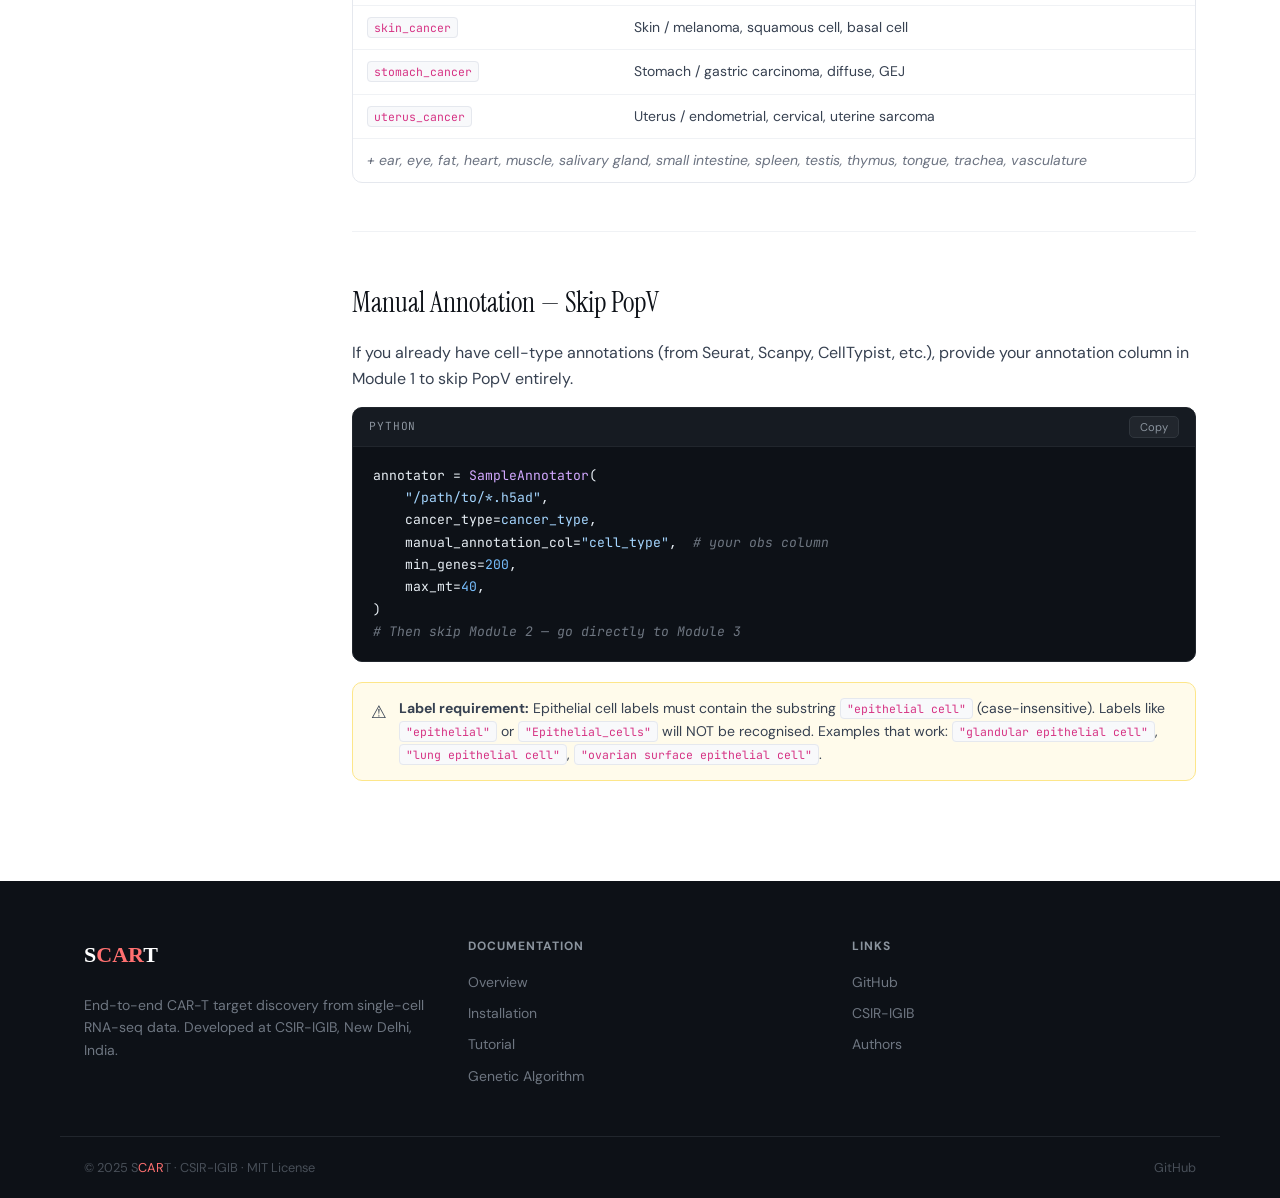
<file: docs/pages/overview.html>
<!DOCTYPE html>
<html lang="en">
<head>
<meta charset="UTF-8">
<meta name="viewport" content="width=device-width, initial-scale=1.0">
<title>Overview — SCART</title>
<link rel="preconnect" href="https://fonts.googleapis.com">
<link rel="preconnect" href="https://fonts.gstatic.com" crossorigin>
<link href="https://fonts.googleapis.com/css2?family=Instrument+Serif:ital@0;1&family=DM+Sans:opsz,wght@9..40,300;9..40,400;9..40,500;9..40,600;9..40,700&family=JetBrains+Mono:wght@400;500&display=swap" rel="stylesheet">
<link rel="stylesheet" href="../css/style.css">
<style>
.nav-logo-text { display: none !important; }
#navbar {
  height: 90px !important;
  min-height: 90px !important;
}
#navbar .nav-inner {
  height: 90px !important;
  padding: 0 36px !important;
  display: flex !important;
  align-items: center !important;
  justify-content: space-between !important;
}
.nav-logo-img-scart {
  height: 62px;
  width: auto;
  object-fit: contain;
  display: block;
}
.nav-logo-img-igib {
  height: 80px;
  width: auto;
  object-fit: contain;
  display: block;
}
.scart-wordmark {
  font-family: Georgia, 'Instrument Serif', serif;
  font-weight: 700;
  letter-spacing: -0.5px;
  line-height: 1;
  color: #0d1526;
}
.scart-wordmark .car { color: #b41e28; }
</style>
</head>
<body>

<nav id="navbar">
  <div class="nav-inner">
    <a href="../../index.html" class="nav-logo" style="line-height:0;text-decoration:none;flex-shrink:0;">
      <img src="../../SCART/external/scart_logo.png" alt="SCART" class="nav-logo-img-scart"
           onerror="this.outerHTML='<span class=\'scart-wordmark\' style=\'font-size:32px;\'>S<span class=\'car\'>CAR</span>T</span>'">
    </a>

    <ul class="nav-links" style="margin:0 auto;">
      <li><a href="../../index.html">Home</a></li>
      <li><a href="overview.html" class="active">Overview</a></li>
      <li><a href="install.html">Installation</a></li>
      <li><a href="tutorial.html">Tutorial</a></li>
      <li><a href="algorithm.html" style="line-height:1.35;text-align:center;white-space:normal;display:inline-block;width:120px;">Genetic<br>Algorithm</a></li>
      <li><a href="authors.html">Authors</a></li>
    </ul>

    <div style="display:flex;align-items:center;gap:16px;flex-shrink:0;">
      <a href="https://github.com/csblab23/SCART" class="nav-github" target="_blank">
        <svg width="16" height="16" viewBox="0 0 16 16" fill="currentColor"><path d="M8 0C3.58 0 0 3.58 0 8c0 3.54 2.29 6.53 5.47 7.59.4.07.55-.17.55-.38 0-.19-.01-.82-.01-1.49-2.01.37-2.53-.49-2.69-.94-.09-.23-.48-.94-.82-1.13-.28-.15-.68-.52-.01-.53.63-.01 1.08.58 1.23.82.72 1.21 1.87.87 2.33.66.07-.52.28-.87.51-1.07-1.78-.2-3.64-.89-3.64-3.95 0-.87.31-1.59.82-2.15-.08-.2-.36-1.02.08-2.12 0 0 .67-.21 2.2.82.64-.18 1.32-.27 2-.27.68 0 1.36.09 2 .27 1.53-1.04 2.2-.82 2.2-.82.44 1.1.16 1.92.08 2.12.51.56.82 1.27.82 2.15 0 3.07-1.87 3.75-3.65 3.95.29.25.54.73.54 1.48 0 1.07-.01 1.93-.01 2.2 0 .21.15.46.55.38A8.013 8.013 0 0016 8c0-4.42-3.58-8-8-8z"/></svg>
        GitHub
      </a>
      <img src="../../SCART/external/igib_logo.jpeg" alt="CSIR-IGIB" class="nav-logo-img-igib"
           onerror="this.style.display='none'">
    </div>
  </div>
</nav>

<div class="page-header">
  <div class="page-header-inner">
    <div class="page-header-tag">Documentation</div>
    <h1>Overview &amp; Module Reference</h1>
    <p>Comprehensive guide to SCART's pipeline architecture, parameters, and output files.</p>
  </div>
</div>

<div class="content-layout">
  <!-- SIDEBAR -->
  <aside class="sidebar">
    <ul class="sidebar-nav">
      <li class="sidebar-group">General</li>
      <li><a href="#overview">What is SCART?</a></li>
      <li><a href="#architecture">Pipeline Architecture</a></li>
      <li><a href="#databases">Reference Databases</a></li>
      <li class="sidebar-group">Modules</li>
      <li><a href="#module1">Module 1 — GEO Fetcher</a></li>
      <li><a href="#module2">Module 2 — Cell Annotation</a></li>
      <li><a href="#module3">Module 3 — Malignant ID</a></li>
      <li><a href="#module4a">Module 4a — Single Gene</a></li>
      <li><a href="#module4b">Module 4b — Two Gene</a></li>
      <li class="sidebar-group">Reference</li>
      <li><a href="#outputs">Output Files</a></li>
      <li><a href="#cancer-types">Cancer Type Keys</a></li>
      <li><a href="#manual-annotation">Manual Annotation</a></li>
    </ul>
  </aside>

  <!-- CONTENT -->
  <div class="content-body">

    <h2 id="overview">What is SCART?</h2>
    <p>SCART (<strong>S</strong>ingle-<strong>C</strong>ell <strong>A</strong>utomated <strong>CAR-T</strong> target discovery) is an end-to-end computational pipeline for identifying tumour-specific surface protein targets for CAR-T cell therapy from single-cell RNA-seq data.</p>
    <p>CAR-T therapy requires surface antigens that are highly expressed on tumour cells and absent (or minimally expressed) on healthy tissues. SCART automates this discovery by integrating GEO data retrieval OR manual h5ad by user, cell-type annotation, malignant cell identification, surfaceome differential expression, and logic-gate one and two gene combination scoring for CAR-T therapy targets into a single cohesive pipeline.</p>


    <h2 id="architecture">Pipeline Architecture</h2>
    <p>The pipeline consists of five sequential modules. Each module writes an output h5ad or CSV that serves as input to the next. All intermediate outputs are saved so you can resume from any step.</p>

    <div class="table-wrap">
      <table>
        <thead><tr><th>Module</th><th>Input</th><th>Output</th><th>Key tool</th></tr></thead>
        <tbody>
          <tr>
            <td><strong>1 — GEO Fetcher</strong></td>
            <td>GEO accession ID / h5ad</td>
            <td>
              <code>GSE*_tumor.h5ad</code> — single GEO run<br>
              <code>combined_tumor.h5ad</code> — multiple inputs<br>
              <code>input_tumor.h5ad</code> — user h5ad input
            </td>
            <td>GEOparse, Scrublet</td>
          </tr>
          <tr><td><strong>2 — Cell Annotation</strong></td><td>Module 1 output</td><td><code>final_popv_annotated.h5ad</code></td><td>PopV</td></tr>
          <tr><td><strong>3 — Malignant ID</strong></td><td>Module 2 output</td><td><code>final_tumor.h5ad</code></td><td>scMalignantFinder, SCEVAN</td></tr>
          <tr><td><strong>4a — Single Gene</strong></td><td>Module 3 output</td><td><code>single_gene_results.csv</code></td><td>HPA reference</td></tr>
          <tr><td><strong>4b — Two Gene</strong></td><td>Module 3 output</td><td><code>two_gene_hof.csv</code></td><td>DEAP genetic algorithm</td></tr>
        </tbody>
      </table>
    </div>

    <h2 id="databases">Reference Databases</h2>
    <p>SCART integrates four curated databases. The HPA reference is automatically downloaded during the pipeline run; all other reference files must be provided manually by the user.</p>
    <div class="table-wrap">
      <table>
        <thead><tr><th>Database</th><th>Size</th><th>Usage</th><th>Link</th></tr></thead>
        <tbody>
          <tr><td><strong>CSPA</strong> — Cell Surface Protein Atlas</td><td>3,568 genes</td><td>Surfaceome DE filtering (Module 3)</td><td><a href="http://wlab.ethz.ch/cspa/" target="_blank">cspa →</a></td></tr>
          <tr><td><strong>HPA</strong> — Human Protein Atlas</td><td>36 tissue types</td><td>Off-tumour safety scoring (Module 4)</td><td><a href="https://www.proteinatlas.org/" target="_blank">proteinatlas.org →</a></td></tr>
          <tr><td><strong>Tabula Sapiens</strong></td><td>30+ cancer types</td><td>PopV annotation reference (Module 2)</td><td><a href="https://tabula-sapiens-portal.ds.czbiohub.org/" target="_blank">tabula-sapiens →</a></td></tr>
          <tr><td><strong>PopV</strong> — multi-method consensus</td><td>8 methods</td><td>Cell-type annotation (Module 2)</td><td><a href="https://github.com/YosefLab/PopV" target="_blank">GitHub →</a></td></tr>
        </tbody>
      </table>
    </div>

    <!-- ── MODULE 1 ─────────────────────────────────────────────────── -->
    <h2 id="module1">Module 1 — GEO Fetcher</h2>
    <p>Downloads and parses scRNA-seq datasets from GEO, classifies samples as tumour / normal / unspecified, applies QC filters, and writes a tumour h5ad file for downstream analysis.</p>

    <h3>Basic usage</h3>
    <div class="code-wrap">
      <div class="code-header"><span class="code-lang">python</span><button class="copy-btn" onclick="copyCode(this)">Copy</button></div>
      <pre><span class="kw">from</span> SCART.geo_fetcher <span class="kw">import</span> <span class="fn">SampleAnnotator</span>

annotator = <span class="fn">SampleAnnotator</span>(
    <span class="str">"GSE*"</span>,
    cancer_type=<span class="str">cancer_type</span>,
    min_genes=<span class="num">200</span>,
    max_mt=<span class="num">40</span>
)
normal, tumor, unspecified, info, path, ct, results = annotator.<span class="fn">run</span>()</pre>
    </div>

    <h3>Parameters</h3>
    <div class="table-wrap">
      <table>
        <thead><tr><th>Parameter</th><th>Type</th><th>Default</th><th>Description</th></tr></thead>
        <tbody>
          <tr><td><code>*inputs</code></td><td>str</td><td>—</td><td>One or more GEO accession IDs (e.g. <code>"GSE*"</code>) or paths to <code>.h5ad</code> files</td></tr>
          <tr><td><code>cancer_type</code></td><td>str</td><td><strong>required</strong></td><td>Cancer type label. Tabula Sapiens key for auto reference recommendation, or free-text string.</td></tr>
          <tr><td><code>min_genes</code></td><td>int or None</td><td><code>None</code></td><td>Minimum genes per cell for QC. <code>None</code> = QC skipped</td></tr>
          <tr><td><code>max_mt</code></td><td>float or None</td><td><code>None</code></td><td>Maximum mitochondrial % per cell</td></tr>
          <tr><td><code>manual_annotation_col</code></td><td>str or None</td><td><code>None</code></td><td>obs column name with your own cell-type labels (When providing own h5ad file). When set, Module 2 (PopV) is skipped.</td></tr>
          <tr><td><code>exclude_gsm_ids</code></td><td>list or None</td><td><code>None</code></td><td>List of GSM IDs to exclude (e.g. engineered CAR-T products)</td></tr>
        </tbody>
      </table>
    </div>

    <div class="callout callout-tip">
      <span class="callout-icon">💡</span>
      <div>To see all valid Tabula Sapiens cancer type keys: <code>from SCART.geo_fetcher import VALID_CANCER_TYPES; print(VALID_CANCER_TYPES)</code></div>
    </div>

    <h3>Sample classification logic</h3>
    <p>Each GSM is classified in strict priority order (first match wins): <strong>normal</strong> (keywords: normal, healthy, control, adjacent normal, non-tumor…) → <strong>tumor</strong> (keywords: carcinoma, malignant, aml, cml, leukemia, lymphoma, myeloma, glioblastoma, melanoma, sarcoma…) → <strong>unspecified</strong>.</p>

    <!-- ── MODULE 2 ─────────────────────────────────────────────────── -->
    <h2 id="module2">Module 2 — Cell-Type Annotation (PopV)</h2>
    <p>Annotates cell types using PopV, a consensus framework running 8 methods and reporting a majority-vote prediction per cell. Can be skipped entirely when <code>manual_annotation_col</code> was provided in Module 1.</p>

    <h3>Basic usage</h3>
    <div class="code-wrap">
      <div class="code-header"><span class="code-lang">python</span><button class="copy-btn" onclick="copyCode(this)">Copy</button></div>
      <pre><span class="kw">from</span> SCART <span class="kw">import</span> popv_annotation

adata = popv_annotation.<span class="fn">auto_run_popv</span>(
    nsamples       = <span class="num">300</span>,
    user_reference = <span class="str">"/path/to/tissue_reference.h5ad"</span>
)</pre>
    </div>

    <h3>Parameters</h3>
    <div class="table-wrap">
      <table>
        <thead><tr><th>Parameter</th><th>Type</th><th>Default</th><th>Description</th></tr></thead>
        <tbody>
          <tr><td><code>nsamples</code></td><td>int</td><td><code>300</code></td><td>Cells sampled per cell-type label during reference subsampling</td></tr>
          <tr><td><code>output_dir</code></td><td>str</td><td><code>"popv_results"</code></td><td>Directory where <code>final_popv_annotated.h5ad</code> is saved</td></tr>
          <tr><td><code>user_reference</code></td><td>str or None</td><td><code>None</code></td><td>Path to Tabula Sapiens tissue h5ad. If <code>None</code>, auto-downloaded from Figshare</td></tr>
          <tr><td><code>drop_reference_columns</code></td><td>bool</td><td><code>True</code></td><td>Remove Tabula Sapiens metadata columns from output</td></tr>
        </tbody>
      </table>
    </div>

    <div class="callout callout-info">
      <span class="callout-icon">ℹ️</span>
      <div>Tabula Sapiens tissue references are available at <a href="https://doi.org/10.6084/m9.figshare.27921984" target="_blank">figshare.com/27921984</a>. Module 1 prints the recommended file name for your cancer type.</div>
    </div>

    <!-- ── MODULE 3 ─────────────────────────────────────────────────── -->
    <h2 id="module3">Module 3 — Malignant Cell Identification</h2>
    <p>Identifies malignant epithelial cells using scMalignantFinder and SCEVAN. Performs surfaceome DE analysis (Wilcoxon rank-sum, malignant vs non-malignant) filtered against the CSPA database. Outputs a binarised tumour expression matrix for Module 4.</p>
    <p>Epithelial cells are selected by substring-matching <code>"epithelial cell"</code> (case-insensitive) in the <code>popv_majority_vote_prediction</code> column.</p>

    <h3>Basic usage</h3>
    <div class="code-wrap">
      <div class="code-header"><span class="code-lang">python</span><button class="copy-btn" onclick="copyCode(this)">Copy</button></div>
      <pre><span class="kw">from</span> SCART <span class="kw">import</span> preprocessing

adata_preprocessed = preprocessing.<span class="fn">run_preprocessing_pipeline</span>(
    reference_h5ad     = <span class="str">"/path/to/tissue_reference.h5ad"</span>,
    log2fc_threshold   = <span class="num">2.0</span>,
    pval_adj_threshold = <span class="num">0.05</span>,
    malignant_strategy = <span class="str">"intersection"</span>,
)</pre>
    </div>

    <h3>Malignant strategy options</h3>
    <div class="table-wrap">
      <table>
        <thead><tr><th>Strategy</th><th>Description</th></tr></thead>
        <tbody>
          <tr><td><code>"intersection"</code></td><td><strong>Recommended.</strong> Cell must be called malignant by both scMalignantFinder AND SCEVAN. Most stringent, highest confidence.</td></tr>
          <tr><td><code>"scMalignant"</code></td><td>Use only scMalignantFinder. Does not require SCEVAN or a reference h5ad.</td></tr>
          <tr><td><code>"scevan"</code></td><td>Use only SCEVAN CNV analysis. Requires <code>reference_h5ad</code>.</td></tr>
        </tbody>
      </table>
    </div>

    <h3>Key parameters</h3>
    <div class="table-wrap">
      <table>
        <thead><tr><th>Parameter</th><th>Default</th><th>Description</th></tr></thead>
        <tbody>
          <tr><td><code>log2fc_threshold</code></td><td><code>1.0</code></td><td>DEG log2 fold-change cutoff</td></tr>
          <tr><td><code>pval_adj_threshold</code></td><td><code>0.05</code></td><td>BH-adjusted p-value cutoff</td></tr>
          <tr><td><code>reference_h5ad</code></td><td><code>None</code></td><td>Normal tissue reference for SCEVAN. SCEVAN skipped if None.</td></tr>
          <tr><td><code>scevan_ref_max_cells</code></td><td><code>500</code></td><td>Max normal reference cells subsampled for SCEVAN</td></tr>
          <tr><td><code>scevan_batch_size</code></td><td><code>3000</code></td><td>Query cells per SCEVAN batch</td></tr>
          <tr><td><code>scevan_par_cores</code></td><td><code>1</code></td><td>CPU cores for parallel SCEVAN batches</td></tr>
        </tbody>
      </table>
    </div>

    <!-- ── MODULE 4a ─────────────────────────────────────────────────── -->
    <h2 id="module4a">Module 4a — Single-Gene Scoring</h2>
    <p>Scores every surfaceome-DE gene for efficacy (tumour coverage) and safety (healthy tissue sparing). Outputs a ranked CSV of all candidate genes.</p>

    <div class="code-wrap">
      <div class="code-header"><span class="code-lang">python</span><button class="copy-btn" onclick="copyCode(this)">Copy</button></div>
      <pre><span class="kw">from</span> SCART.gene_combination_predictor <span class="kw">import</span> one_gene_combination

df = one_gene_combination.<span class="fn">run</span>(
    hpa_path         = <span class="str">"/path/to/HPA_updated.h5ad"</span>,
    safety_threshold = <span class="num">0.9</span>,
)

df_filtered = df[df[<span class="str">"Safety"</span>] >= <span class="num">0.9</span>].sort_values(<span class="str">"Efficacy"</span>, ascending=<span class="kw">False</span>)
print(df_filtered.head(<span class="num">10</span>))</pre>
    </div>

    <div class="table-wrap">
      <table>
        <thead><tr><th>Parameter</th><th>Default</th><th>Description</th></tr></thead>
        <tbody>
          <tr><td><code>safety_threshold</code></td><td><code>0.9</code></td><td>Minimum fraction of healthy cells that must NOT express the gene</td></tr>
          <tr><td><code>hpa_path</code></td><td><code>None</code></td><td>Healthy reference (h5ad or tsv). Auto-downloaded if None.</td></tr>
          <tr><td><code>tumor_path</code></td><td><code>None</code></td><td>Module 3 output. Auto-detected if None.</td></tr>
        </tbody>
      </table>
    </div>

    <!-- ── MODULE 4b ─────────────────────────────────────────────────── -->
    <h2 id="module4b">Module 4b — Two-Gene Logic-Gate Scoring</h2>
    <p>Uses a genetic algorithm (DEAP) to search optimal two-gene combinations with AND, OR, and NAND logic gates. Runs multiple independent random-seed runs for robust discovery.</p>

    <div class="code-wrap">
      <div class="code-header"><span class="code-lang">python</span><button class="copy-btn" onclick="copyCode(this)">Copy</button></div>
      <pre><span class="kw">from</span> SCART.gene_combination_predictor <span class="kw">import</span> two_gene_combination

df_hof, df_all = two_gene_combination.<span class="fn">run</span>(
    hpa_path         = <span class="str">"/path/to/HPA_updated.h5ad"</span>,
    safety_threshold = <span class="num">0.9</span>,
    pop_size         = <span class="num">1000</span>,
    Gmax             = <span class="num">100</span>,
    patience         = <span class="num">50</span>,
    n_cpus           = <span class="num">8</span>,
    n_runs           = <span class="num">10</span>,
)</pre>
    </div>

    <h3>Logic gates evaluated</h3>
    <div class="table-wrap">
      <table>
        <thead><tr><th>Gate</th><th>Symbol</th><th>Meaning</th></tr></thead>
        <tbody>
          <tr><td><strong>AND</strong></td><td><code>A &amp; B</code></td><td>Both genes expressed on the same cell. Best safety profile.</td></tr>
          <tr><td><strong>OR</strong></td><td><code>A | B</code></td><td>Either gene triggers activation. Best tumour coverage.</td></tr>
          <tr><td><strong>NAND</strong></td><td><code>A &amp;! B</code></td><td>Gene A expressed AND gene B absent. Exploits loss-of-expression patterns.</td></tr>
        </tbody>
      </table>
    </div>

    <!-- ── OUTPUTS ─────────────────────────────────────────────────── -->
    <h2 id="outputs">Output Files</h2>
    <div class="table-wrap">
      <table>
        <thead><tr><th>Module</th><th>File</th><th>Contents</th></tr></thead>
        <tbody>
          <tr><td>1</td><td><code>GSE*_tumor.h5ad</code> / <code>combined_tumor.h5ad</code> / <code>input_tumor.h5ad</code></td><td>Raw tumour counts, cancer type, QC params, annotation flags</td></tr>
          <tr><td>2</td><td><code>popv_results/final_popv_annotated.h5ad</code></td><td>Cell-type labels, raw counts layer</td></tr>
          <tr><td>3</td><td><code>preprocessing_results/final_tumor.h5ad</code></td><td>Malignant cells, binarised expression, DEG results</td></tr>
          <tr><td>4a</td><td><code>single_gene_results.csv</code></td><td>Columns: gene, efficacy, safety</td></tr>
          <tr><td>4b</td><td><code>two_gene_hof.csv</code></td><td>Best gene pairs: seed, generation, LogicGates, Genes, Efficacy, Safety</td></tr>
          <tr><td>4b</td><td><code>two_gene_complete.csv</code></td><td>All evaluated pairs across every generation and run</td></tr>
        </tbody>
      </table>
    </div>

    <!-- ── CANCER TYPES ─────────────────────────────────────────────── -->
    <h2 id="cancer-types">Cancer Type Keys (Tabula Sapiens)</h2>
    <p>Pass any of the following exact strings as <code>cancer_type</code> to receive an automatic Tabula Sapiens reference file recommendation. Other values are accepted as free-text and prompt you to supply your own reference.</p>
    <div class="table-wrap">
      <table>
        <thead><tr><th>Key</th><th>Tissue / Cancer</th></tr></thead>
        <tbody>
          <tr><td><code>bladder_cancer</code></td><td>Bladder / urothelial carcinoma</td></tr>
          <tr><td><code>blood_cancer</code></td><td>Blood / leukaemia (AML, CML, ALL, CLL), lymphoma, myeloma</td></tr>
          <tr><td><code>bone_marrow_cancer</code></td><td>Bone marrow / multiple myeloma, MDS</td></tr>
          <tr><td><code>breast_cancer</code></td><td>Breast / TNBC, HER2+, luminal A/B, IDC, ILC</td></tr>
          <tr><td><code>kidney_cancer</code></td><td>Kidney / RCC (clear cell, papillary, chromophobe), Wilms</td></tr>
          <tr><td><code>large_intestine_cancer</code></td><td>Colon &amp; rectum / colorectal cancer, CRC</td></tr>
          <tr><td><code>liver_cancer</code></td><td>Liver / HCC, cholangiocarcinoma</td></tr>
          <tr><td><code>lung_cancer</code></td><td>Lung / NSCLC (LUAD, LUSC), SCLC, mesothelioma</td></tr>
          <tr><td><code>lymph_node_cancer</code></td><td>Lymph node / DLBCL, follicular, Hodgkin, mantle cell</td></tr>
          <tr><td><code>ovary_cancer</code></td><td>Ovary / HGSOC, LGSOC, clear cell, endometrioid</td></tr>
          <tr><td><code>pancreas_cancer</code></td><td>Pancreas / PDAC, PNET</td></tr>
          <tr><td><code>prostate_cancer</code></td><td>Prostate / adenocarcinoma, CRPC</td></tr>
          <tr><td><code>skin_cancer</code></td><td>Skin / melanoma, squamous cell, basal cell</td></tr>
          <tr><td><code>stomach_cancer</code></td><td>Stomach / gastric carcinoma, diffuse, GEJ</td></tr>
          <tr><td><code>uterus_cancer</code></td><td>Uterus / endometrial, cervical, uterine sarcoma</td></tr>
          <tr><td colspan="2" style="color:var(--text-muted);font-style:italic;">+ ear, eye, fat, heart, muscle, salivary gland, small intestine, spleen, testis, thymus, tongue, trachea, vasculature</td></tr>
        </tbody>
      </table>
    </div>

    <!-- ── MANUAL ANNOTATION ─────────────────────────────────────────── -->
    <h2 id="manual-annotation">Manual Annotation — Skip PopV</h2>
    <p>If you already have cell-type annotations (from Seurat, Scanpy, CellTypist, etc.), provide your annotation column in Module 1 to skip PopV entirely.</p>

    <div class="code-wrap">
      <div class="code-header"><span class="code-lang">python</span><button class="copy-btn" onclick="copyCode(this)">Copy</button></div>
      <pre>annotator = <span class="fn">SampleAnnotator</span>(
    <span class="str">"/path/to/*.h5ad"</span>,
    cancer_type=<span class="str">cancer_type</span>,
    manual_annotation_col=<span class="str">"cell_type"</span>,  <span class="c"># your obs column</span>
    min_genes=<span class="num">200</span>,
    max_mt=<span class="num">40</span>,
)
<span class="c"># Then skip Module 2 — go directly to Module 3</span></pre>
    </div>

    <div class="callout callout-warn">
      <span class="callout-icon">⚠️</span>
      <div><strong>Label requirement:</strong> Epithelial cell labels must contain the substring <code>"epithelial cell"</code> (case-insensitive). Labels like <code>"epithelial"</code> or <code>"Epithelial_cells"</code> will NOT be recognised. Examples that work: <code>"glandular epithelial cell"</code>, <code>"lung epithelial cell"</code>, <code>"ovarian surface epithelial cell"</code>.</div>
    </div>

  </div>
</div>

<!-- FOOTER -->
<footer>
  <div class="footer-inner">
    <div class="footer-brand">
      <a href="../../index.html" style="margin-bottom:10px;display:inline-block;text-decoration:none;">
        <span style="font-family:Georgia,serif;font-size:22px;font-weight:700;color:white;">S<span style="color:#ff7070;">CAR</span>T</span>
      </a>
      <p>End-to-end CAR-T target discovery from single-cell RNA-seq data. Developed at CSIR-IGIB, New Delhi, India.</p>
    </div>
    <div class="footer-col">
      <h5>Documentation</h5>
      <a href="overview.html">Overview</a>
      <a href="install.html">Installation</a>
      <a href="tutorial.html">Tutorial</a>
      <a href="algorithm.html">Genetic Algorithm</a>
    </div>
    <div class="footer-col">
      <h5>Links</h5>
      <a href="https://github.com/csblab23/SCART" target="_blank">GitHub</a>
      <a href="https://www.igib.res.in" target="_blank">CSIR-IGIB</a>
      <a href="authors.html">Authors</a>
    </div>
  </div>
  <div class="footer-bottom">
    <span>© 2025 S<span style="color:#ff7070;">CAR</span>T · CSIR-IGIB · MIT License</span>
    <a href="https://github.com/csblab23/SCART" target="_blank">GitHub</a>
  </div>
</footer>

<script src="../js/main.js"></script>
<!-- GitHub Pages path: https://raw.githubusercontent.com/csblab23/SCART/main/docs/pages/overview.html -->
</body>
</html>
</file>
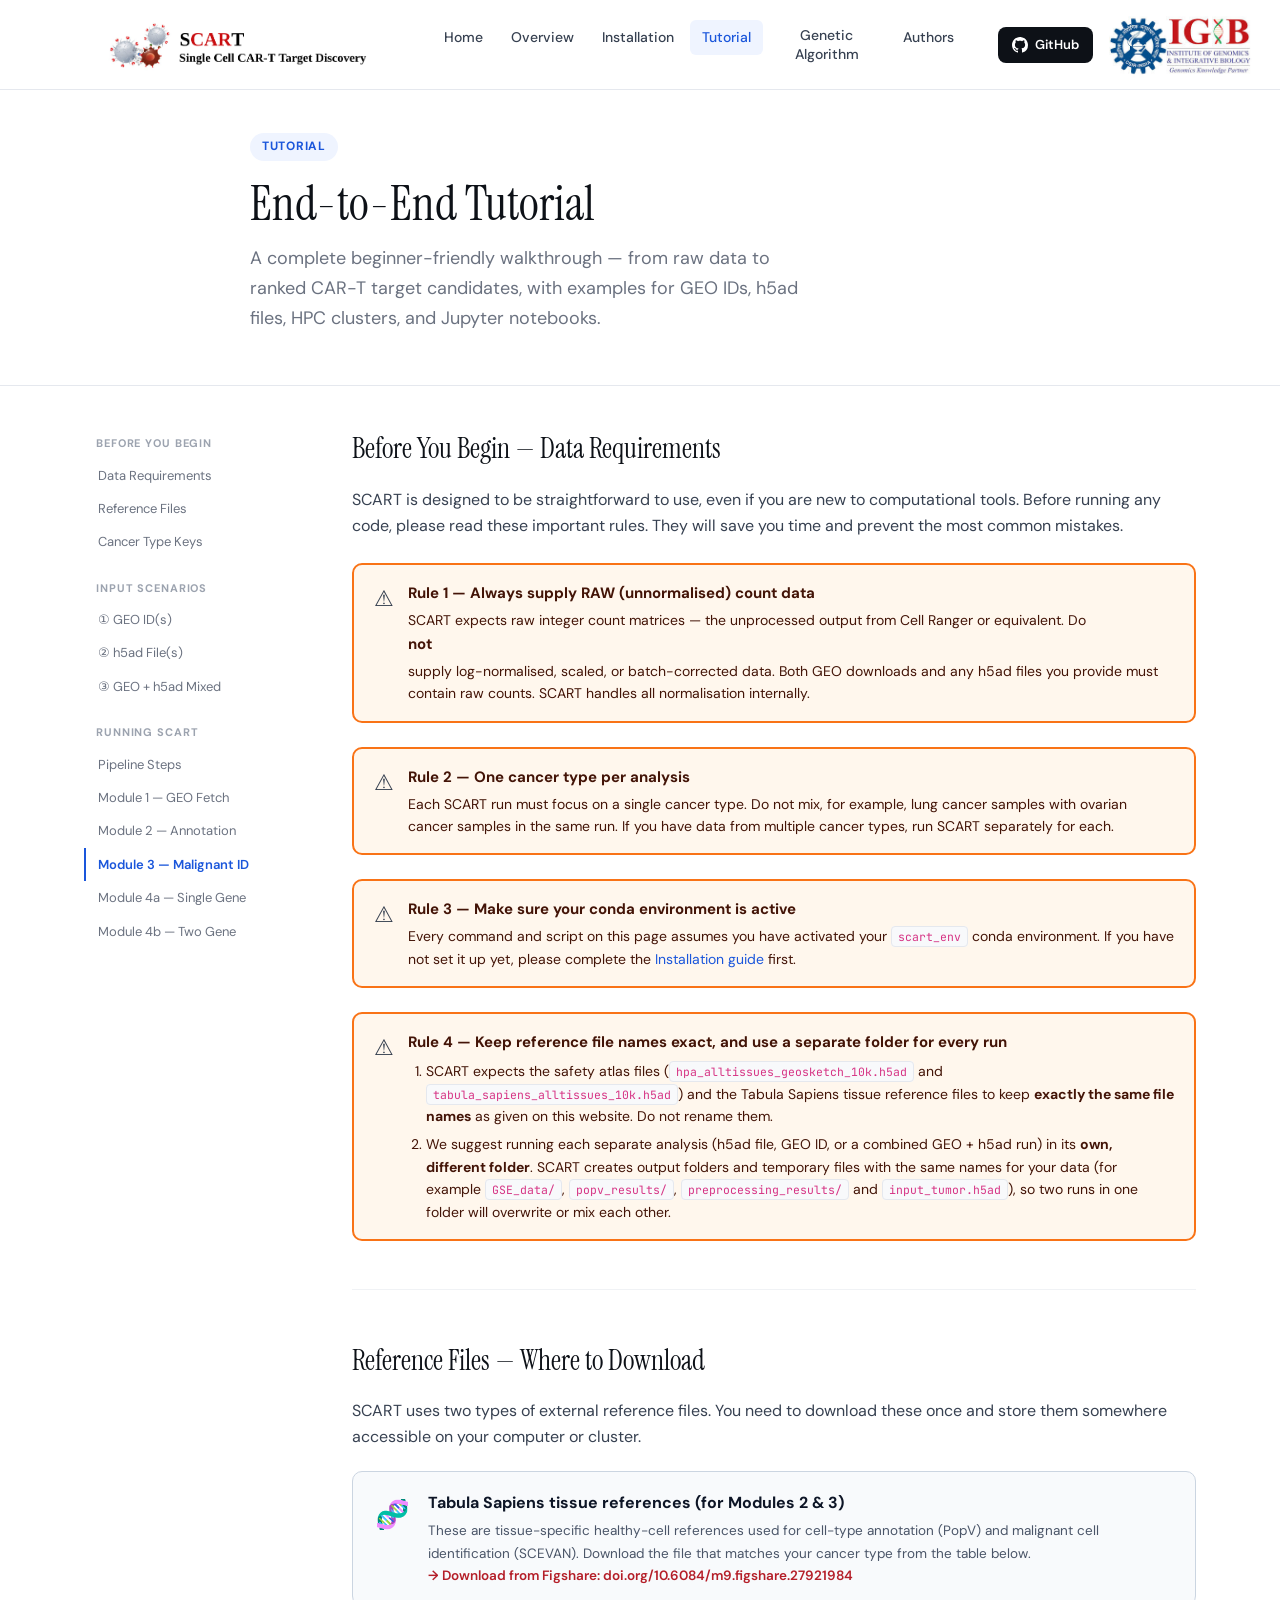
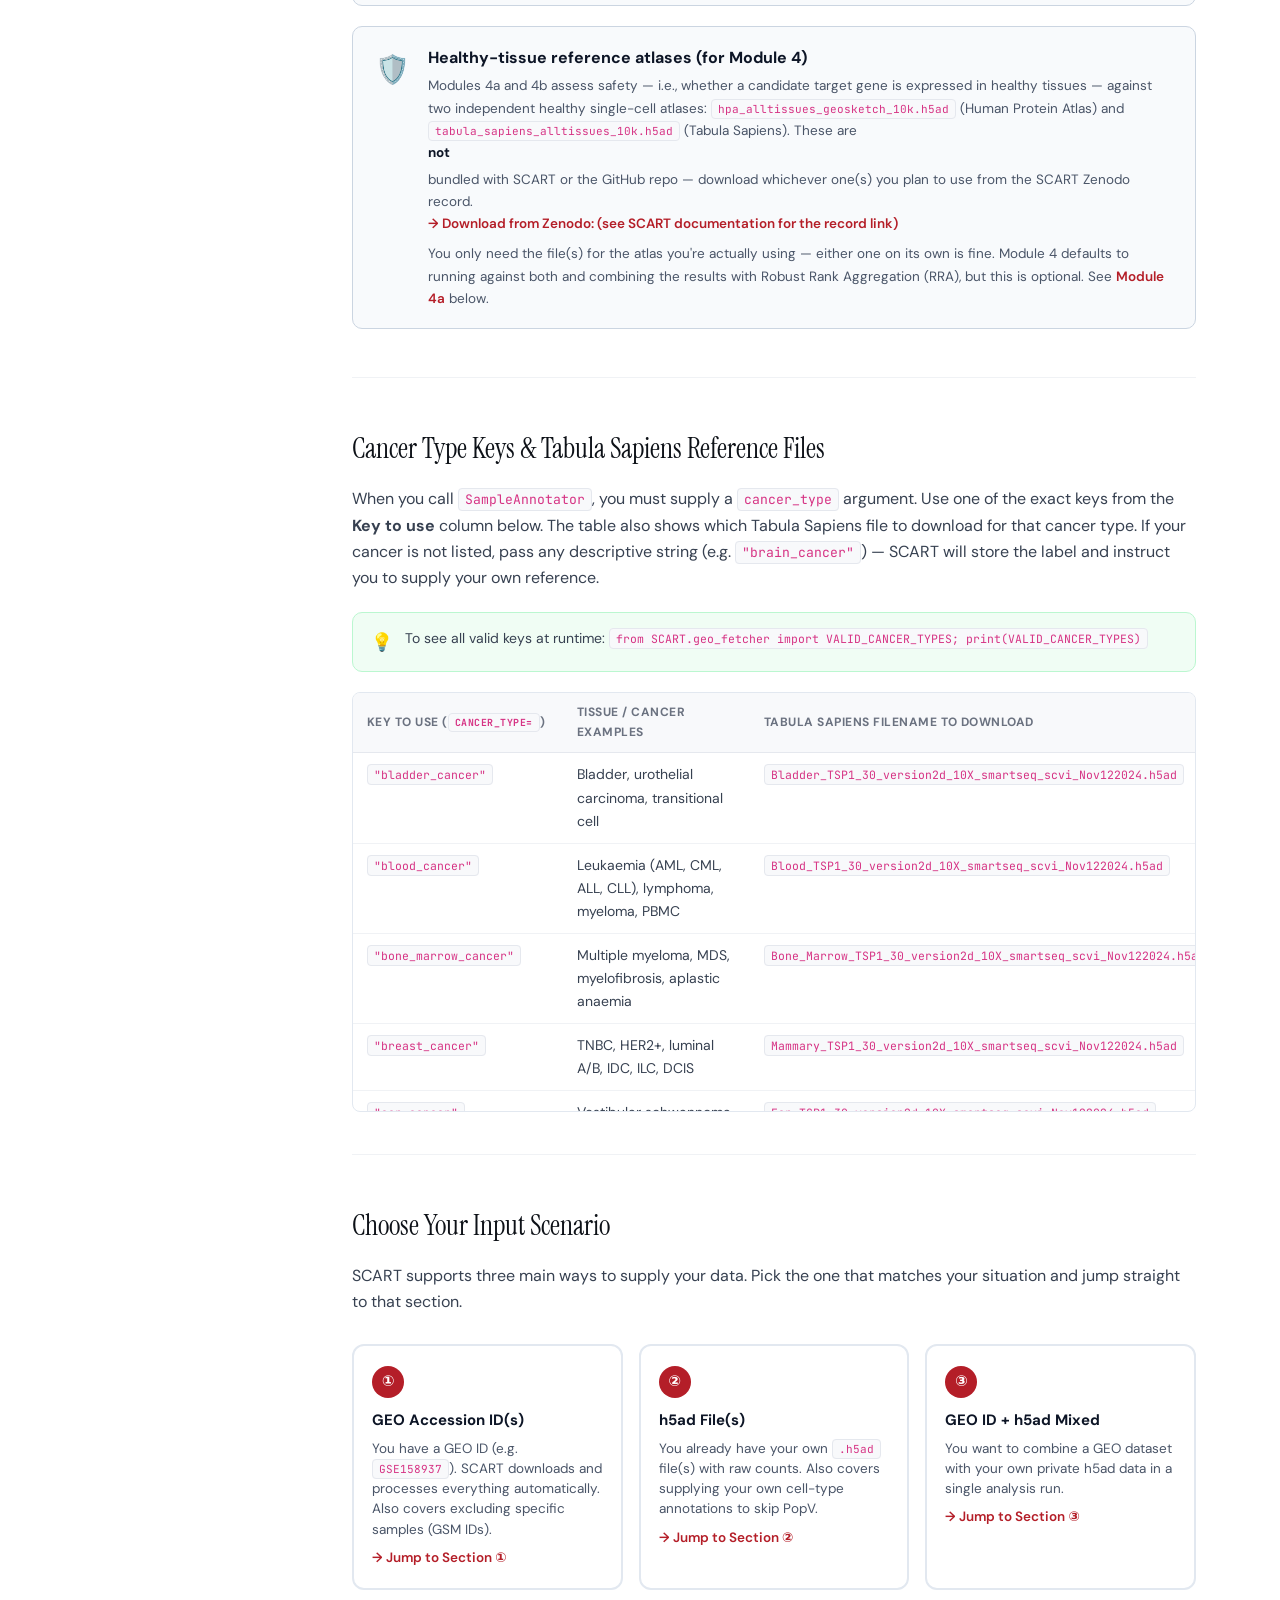
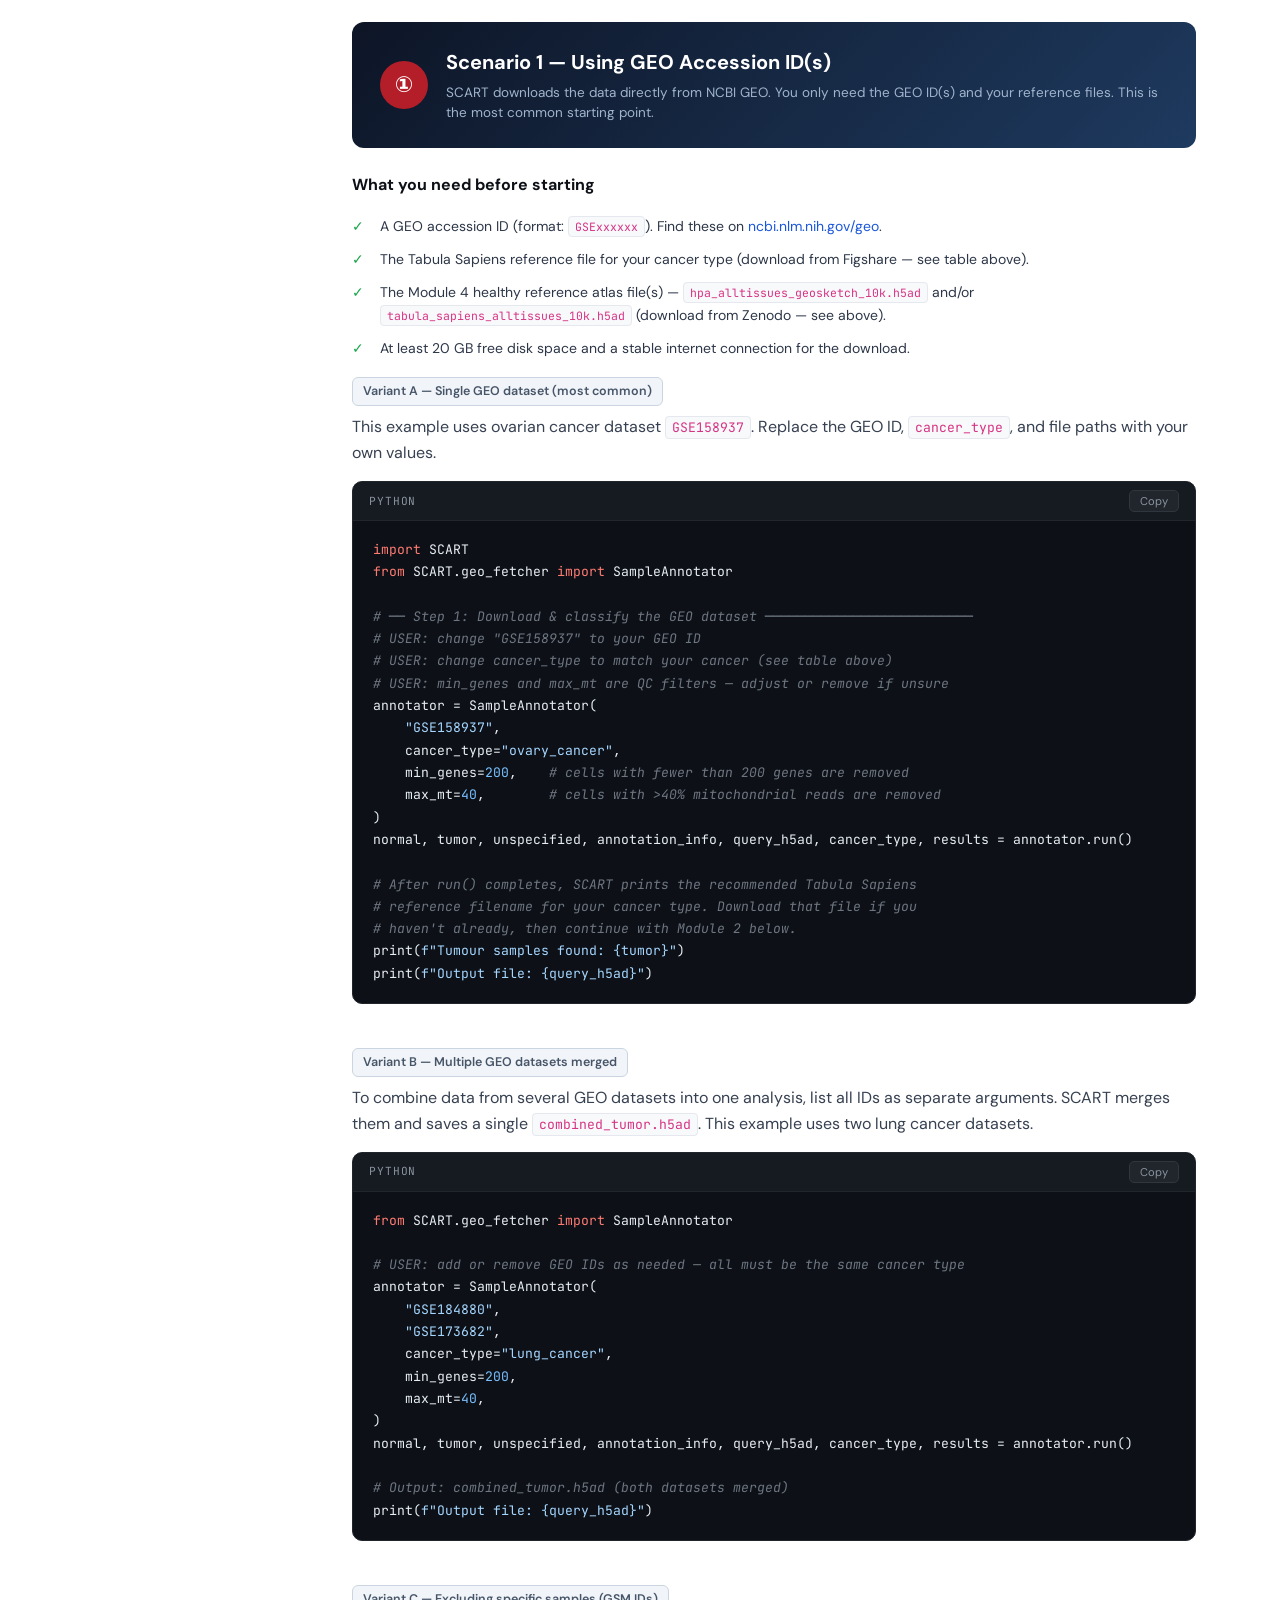
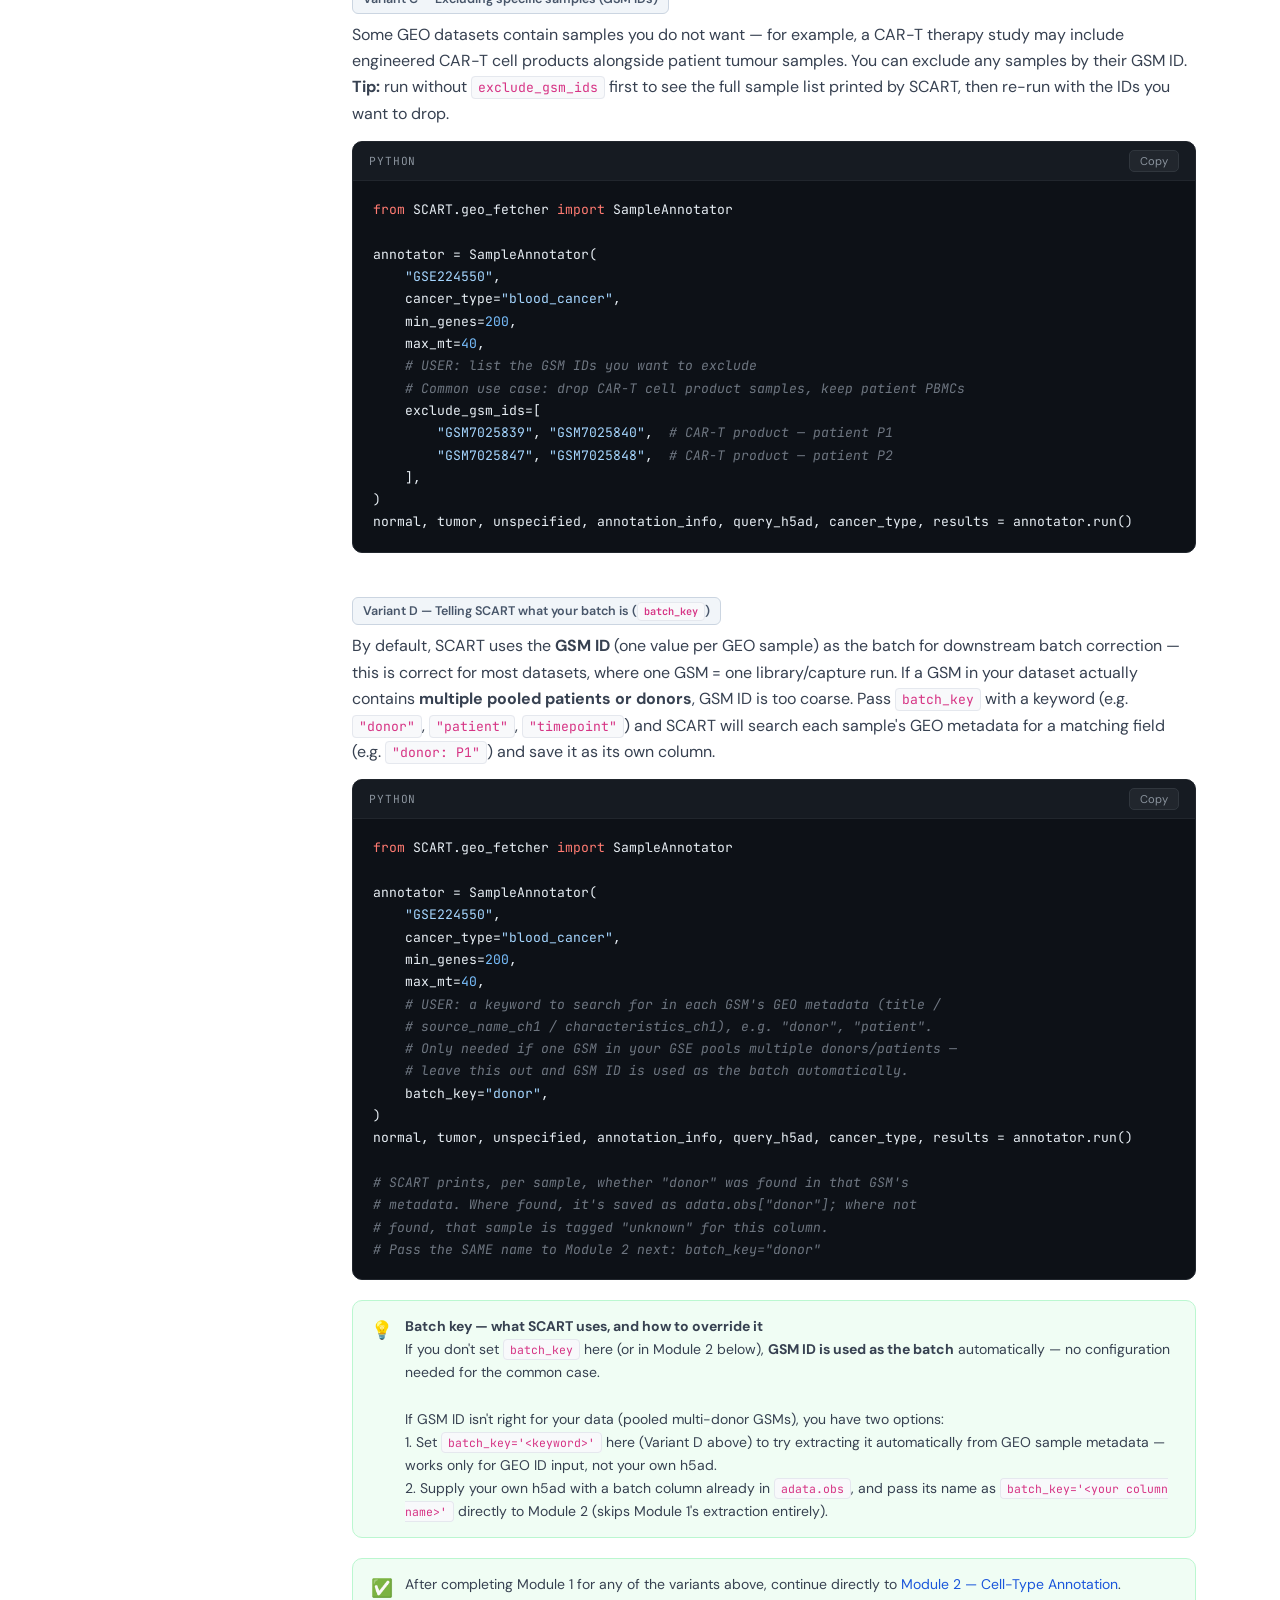
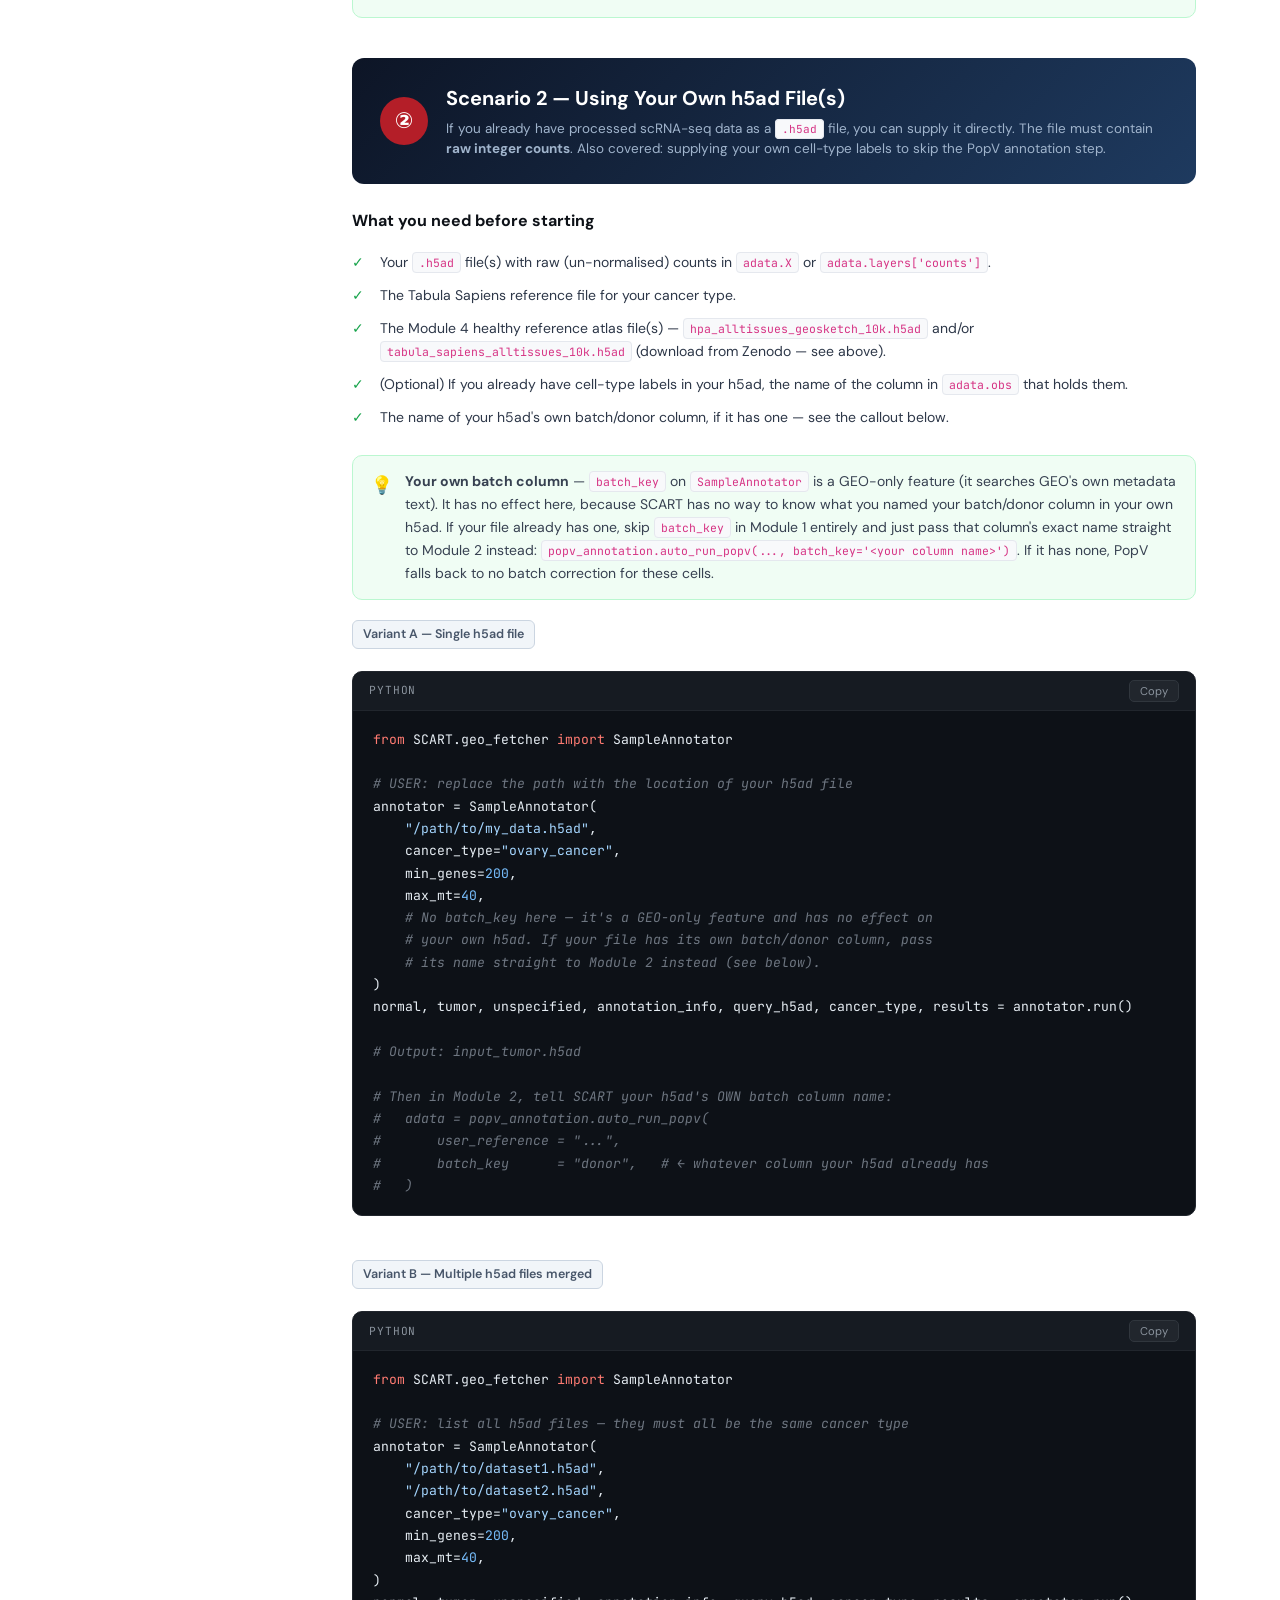
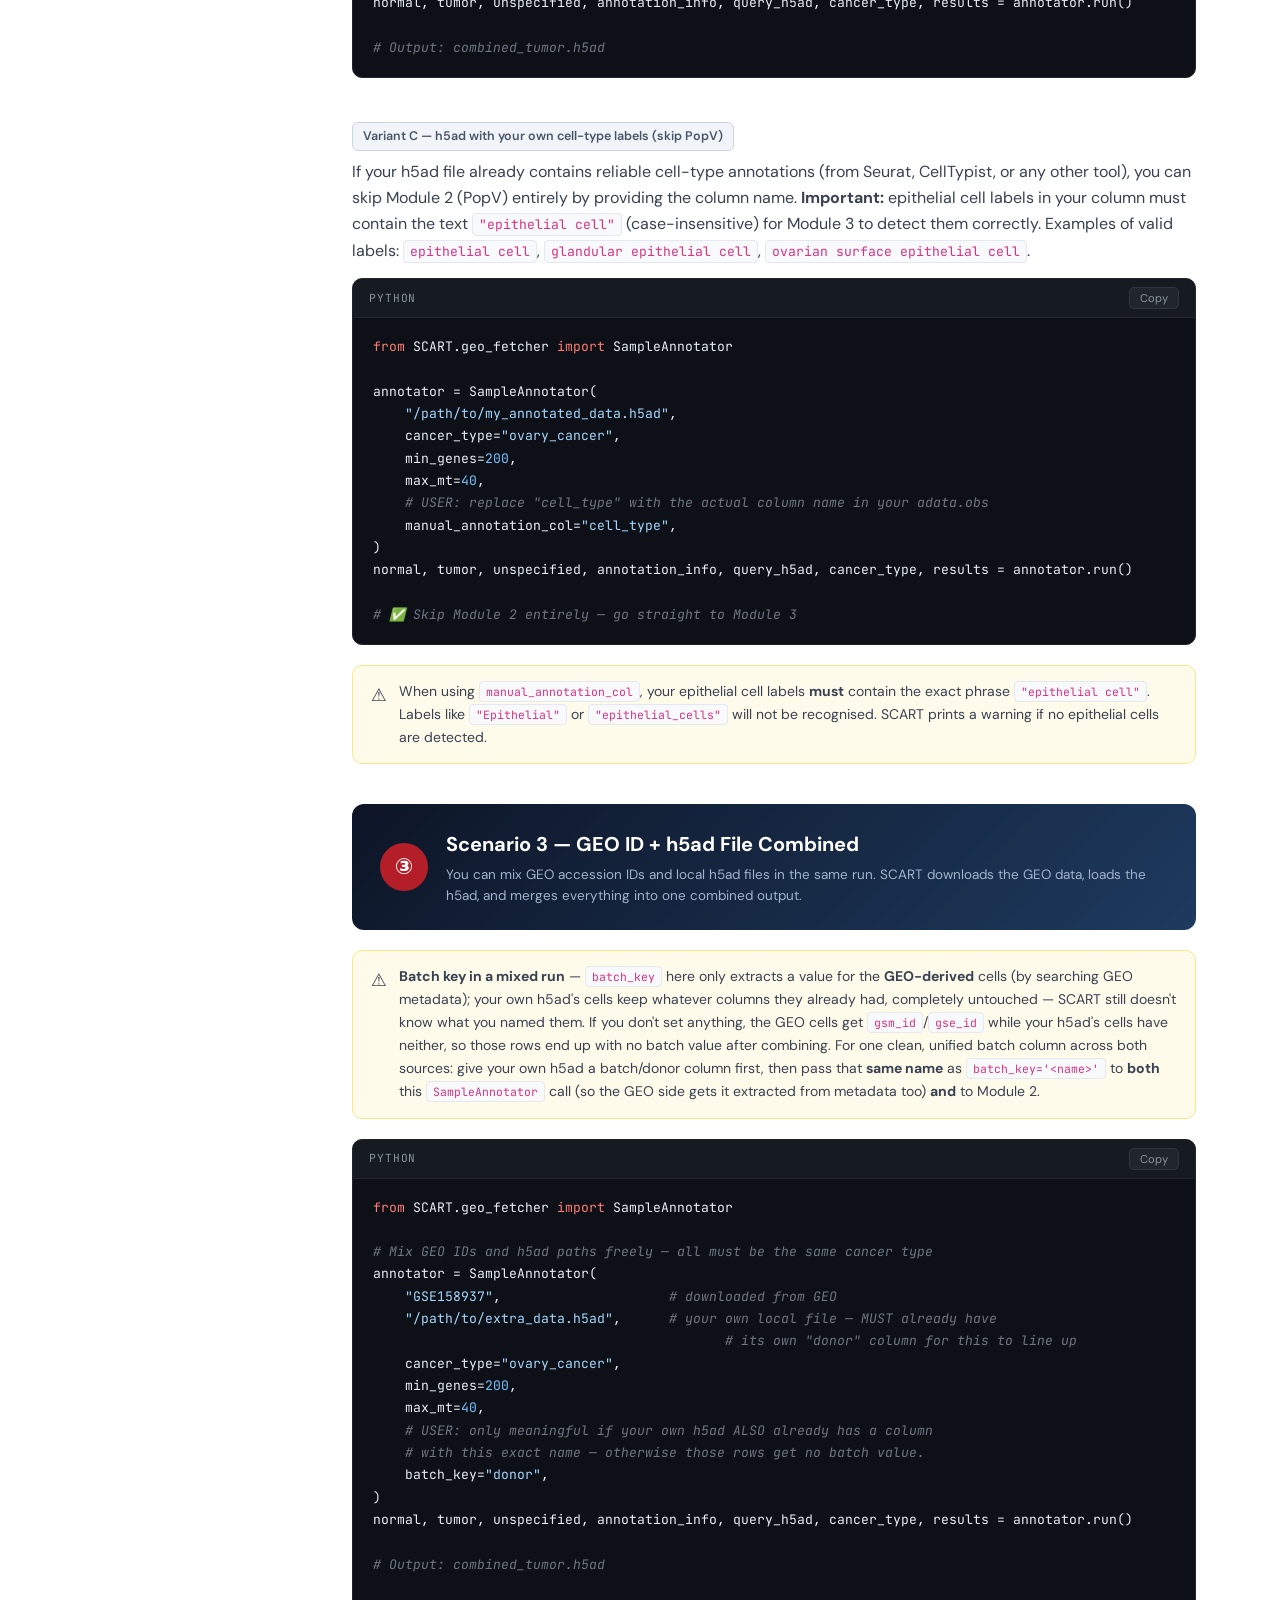
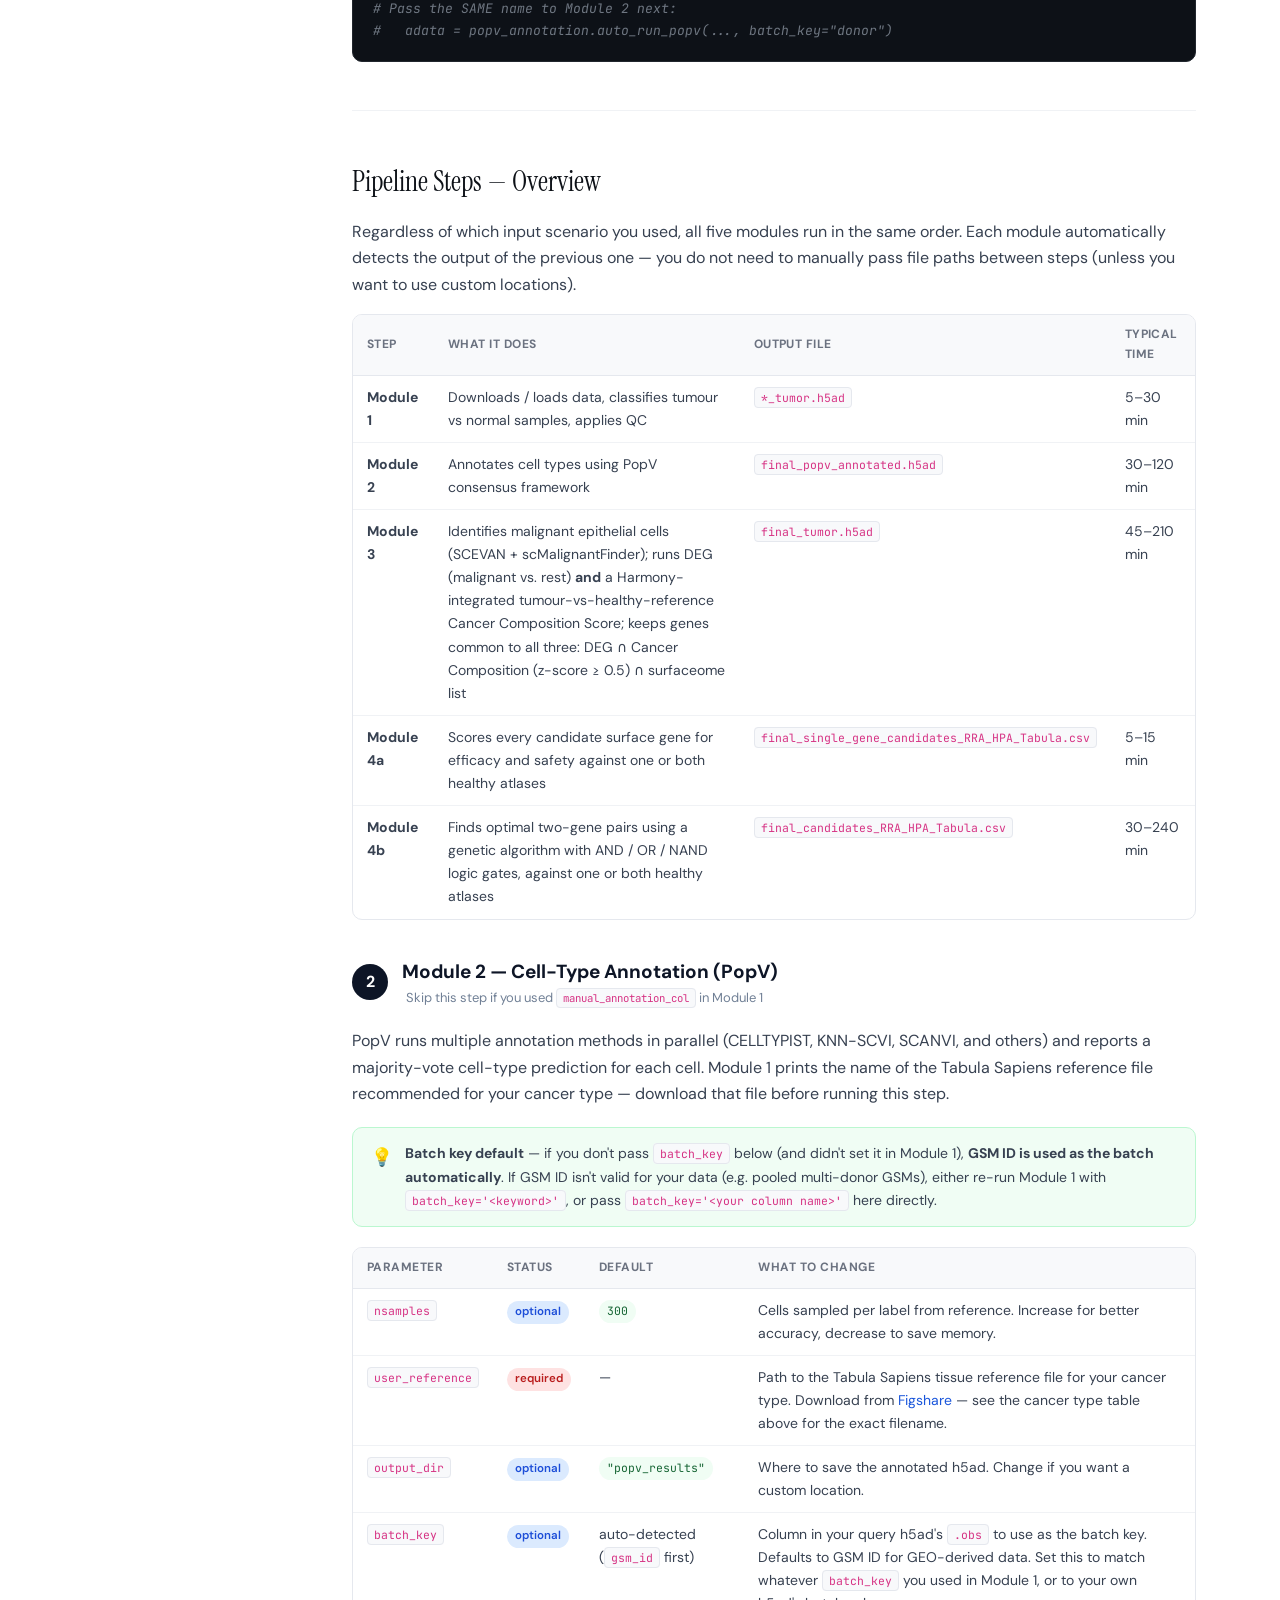
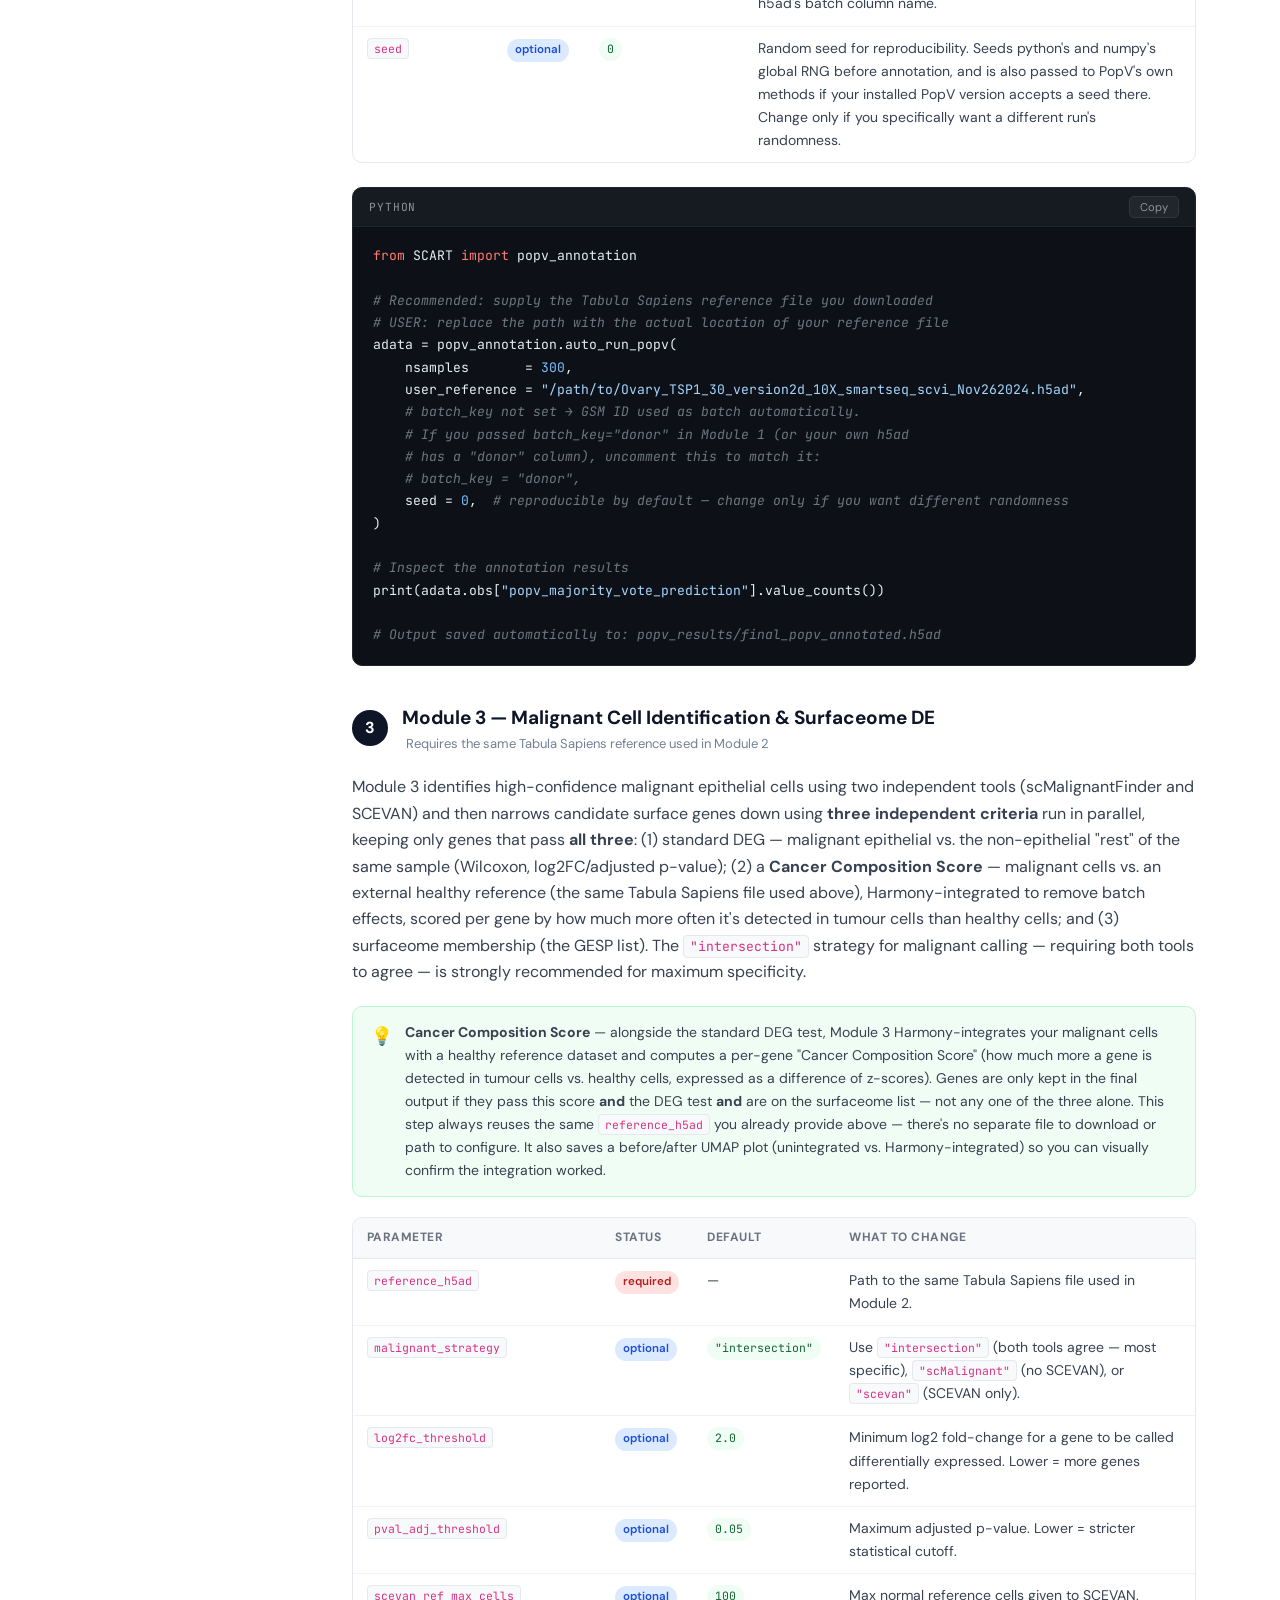
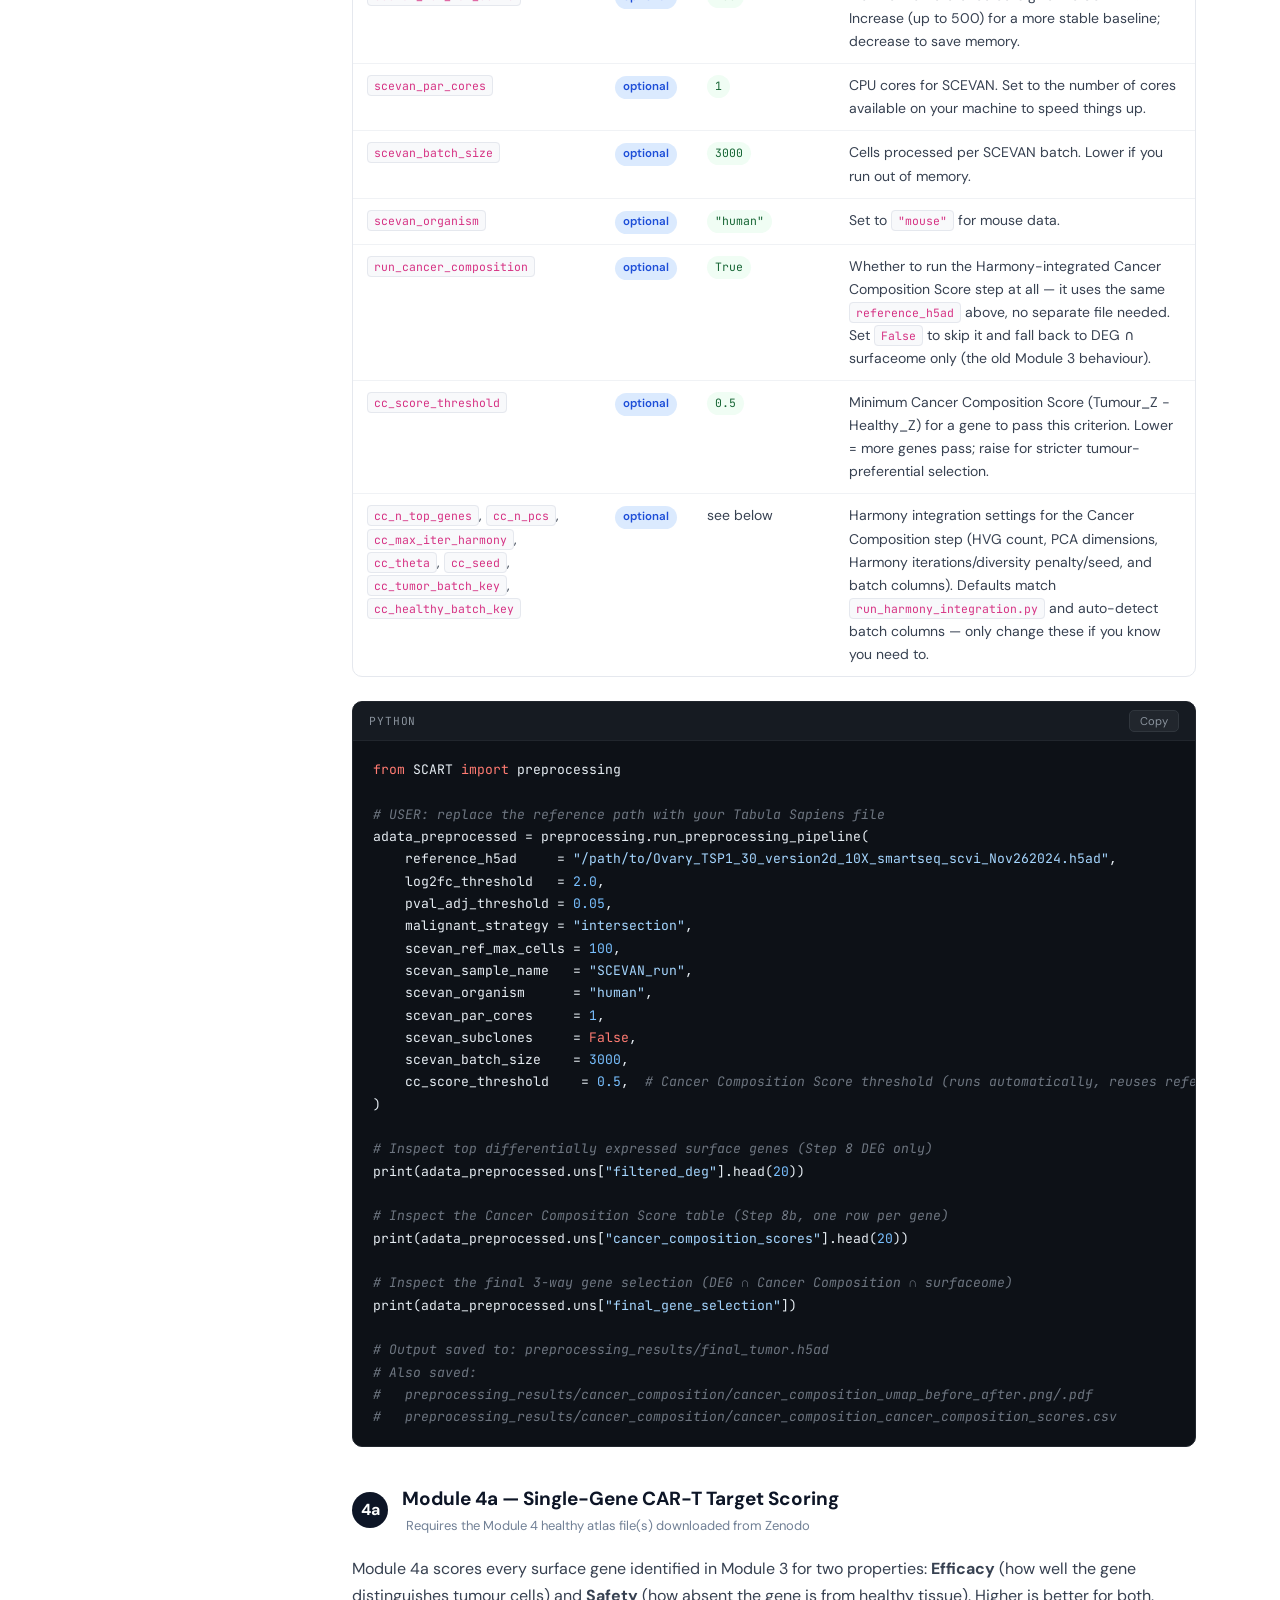
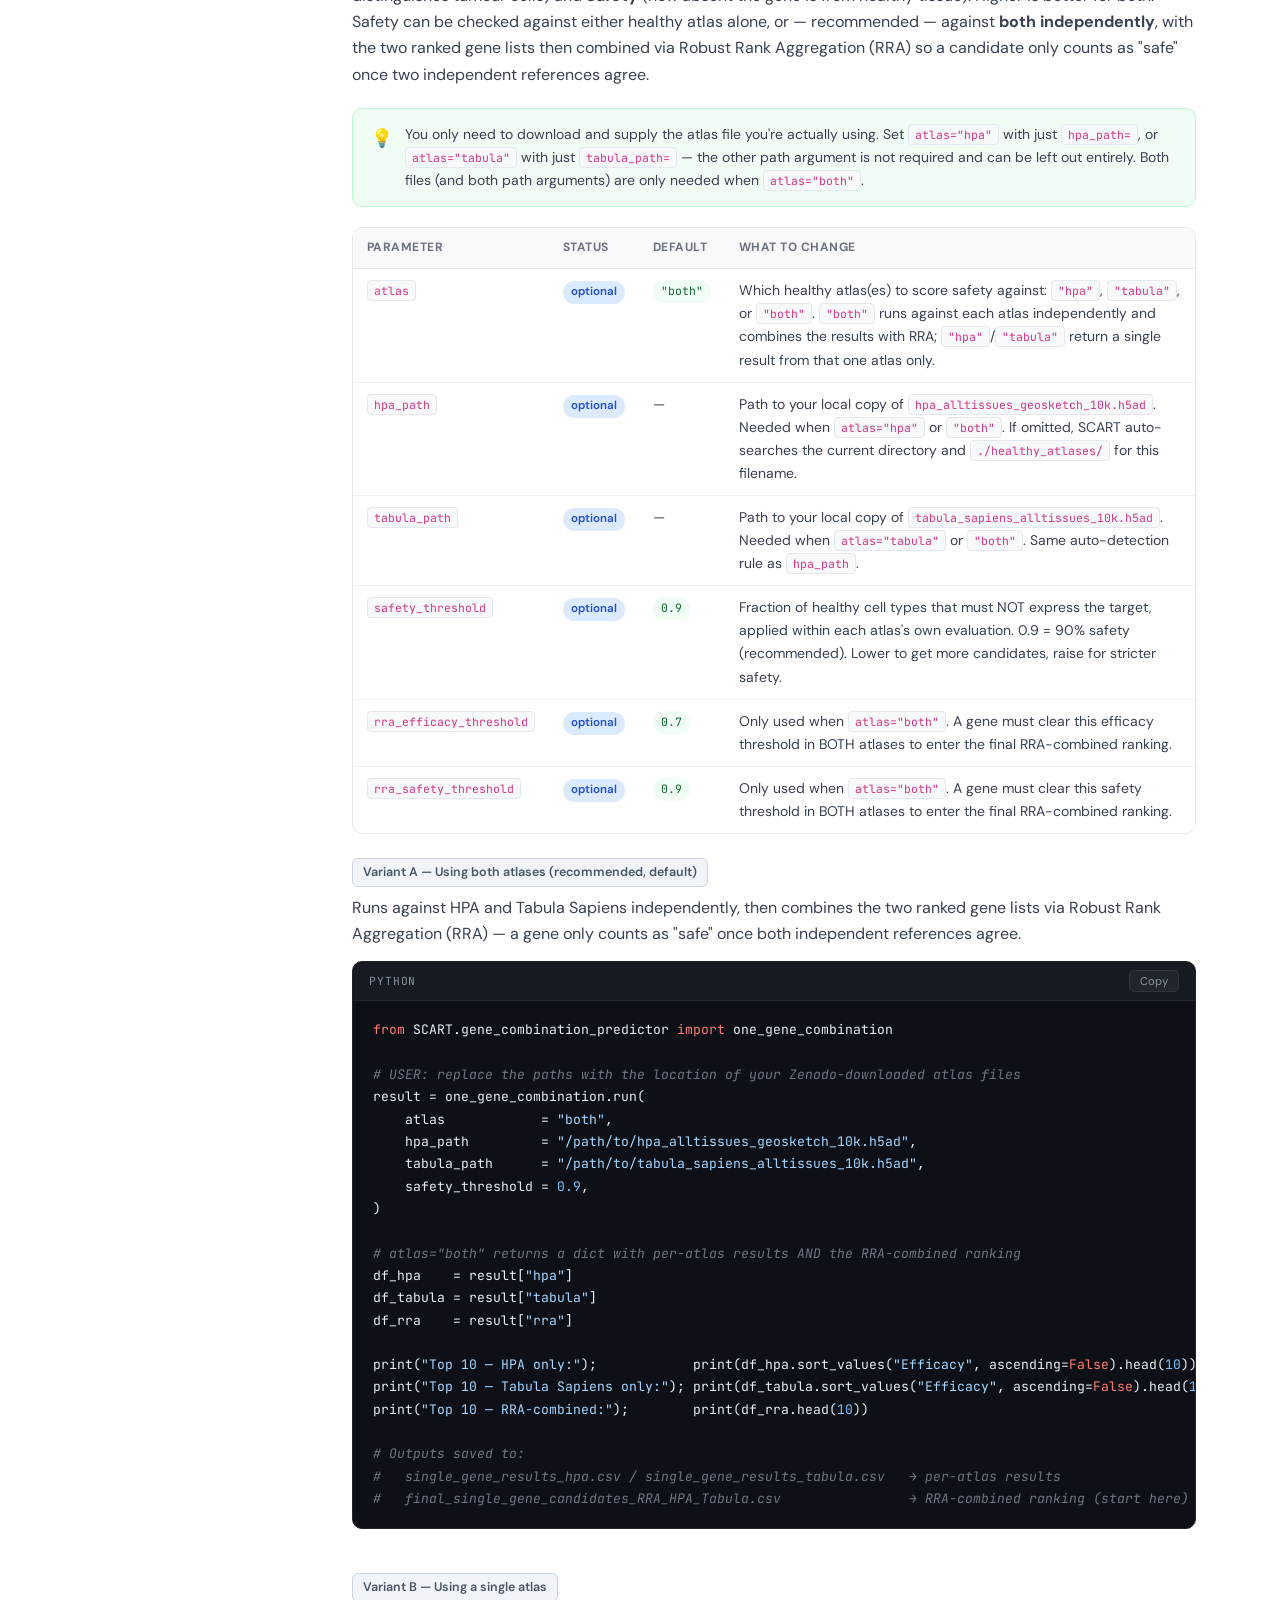
<file: docs/pages/tutorial.html>
<!DOCTYPE html>
<html lang="en">
<head>
<meta charset="UTF-8">
<meta name="viewport" content="width=device-width, initial-scale=1.0">
<title>Tutorial — SCART</title>
<link rel="preconnect" href="https://fonts.googleapis.com">
<link rel="preconnect" href="https://fonts.gstatic.com" crossorigin>
<link href="https://fonts.googleapis.com/css2?family=Instrument+Serif:ital@0;1&family=DM+Sans:opsz,wght@9..40,300;9..40,400;9..40,500;9..40,600;9..40,700&family=JetBrains+Mono:wght@400;500&display=swap" rel="stylesheet">
<link rel="stylesheet" href="../css/style.css">
<style>
.nav-logo-text { display: none !important; }
#navbar {
  height: 90px !important;
  min-height: 90px !important;
}
#navbar .nav-inner {
  height: 90px !important;
  padding: 0 36px !important;
  display: flex !important;
  align-items: center !important;
  justify-content: space-between !important;
}
.nav-logo-img-scart {
  height: 62px;
  width: auto;
  object-fit: contain;
  display: block;
}
.nav-logo-img-igib {
  height: 80px;
  width: auto;
  object-fit: contain;
  display: block;
}
.scart-wordmark {
  font-family: Georgia, 'Instrument Serif', serif;
  font-weight: 700;
  letter-spacing: -0.5px;
  line-height: 1;
  color: #0d1526;
}
.scart-wordmark .car { color: #b41e28; }

/* ── Input Mode Cards ─────────────────────────────────────────── */
.mode-grid {
  display: grid;
  grid-template-columns: repeat(auto-fit, minmax(220px, 1fr));
  gap: 16px;
  margin: 28px 0;
}
.mode-card {
  border: 2px solid #e2e8f0;
  border-radius: 12px;
  padding: 20px 18px;
  background: #fff;
  position: relative;
  transition: border-color .2s, box-shadow .2s;
}
.mode-card:hover {
  border-color: #b41e28;
  box-shadow: 0 4px 18px rgba(180,30,40,.09);
}
.mode-card-num {
  display: inline-flex;
  align-items: center;
  justify-content: center;
  width: 32px; height: 32px;
  border-radius: 50%;
  background: #b41e28;
  color: #fff;
  font-weight: 700;
  font-size: 15px;
  margin-bottom: 10px;
}
.mode-card h4 {
  margin: 0 0 6px;
  font-size: 15px;
  color: #0d1526;
}
.mode-card p {
  margin: 0;
  font-size: 13.5px;
  color: #4a5568;
  line-height: 1.5;
}

/* ── Param table badge ────────────────────────────────────────── */
.badge {
  display: inline-block;
  padding: 2px 8px;
  border-radius: 20px;
  font-size: 11.5px;
  font-weight: 600;
  white-space: nowrap;
}
.badge-required { background: #fee2e2; color: #b91c1c; }
.badge-optional  { background: #dbeafe; color: #1d4ed8; }
.badge-default   { background: #f0fdf4; color: #166534; font-weight: 400; font-family: 'JetBrains Mono', monospace; }

/* ── Step divider ─────────────────────────────────────────────── */
.step-divider {
  display: flex;
  align-items: center;
  gap: 14px;
  margin: 36px 0 20px;
}
.step-divider-num {
  flex-shrink: 0;
  width: 36px; height: 36px;
  border-radius: 50%;
  background: #0d1526;
  color: #fff;
  display: flex; align-items: center; justify-content: center;
  font-weight: 700; font-size: 16px;
}
.step-divider-label {
  font-size: 19px;
  font-weight: 700;
  color: #0d1526;
}
.step-divider-sub {
  font-size: 13px;
  color: #718096;
  margin-left: 4px;
}

/* ── Cancer table ─────────────────────────────────────────────── */
.cancer-table-wrap {
  max-height: 420px;
  overflow-y: auto;
  border: 1px solid #e2e8f0;
  border-radius: 8px;
  margin: 16px 0;
}
.cancer-table-wrap table { margin: 0; border-radius: 0; }

/* ── Download box ─────────────────────────────────────────────── */
.download-box {
  background: #f8fafc;
  border: 1.5px solid #cbd5e1;
  border-radius: 10px;
  padding: 18px 22px;
  margin: 20px 0;
  display: flex;
  gap: 18px;
  align-items: flex-start;
  flex-wrap: wrap;
}
.download-box-icon { font-size: 28px; flex-shrink: 0; margin-top: 2px; }
.download-box-body { flex: 1; min-width: 200px; }
.download-box-body strong { display: block; margin-bottom: 4px; color: #0d1526; }
.download-box-body p { margin: 0; font-size: 13.5px; color: #4a5568; }
.download-box-body a { color: #b41e28; font-weight: 600; }

/* ── Warning banner ───────────────────────────────────────────── */
.warn-banner {
  background: #fff7ed;
  border: 2px solid #f97316;
  border-radius: 10px;
  padding: 16px 20px;
  margin: 24px 0;
  display: flex;
  gap: 14px;
  align-items: flex-start;
}
.warn-banner-icon { font-size: 22px; flex-shrink: 0; }
.warn-banner-body { font-size: 14px; color: #431407; line-height: 1.6; }
.warn-banner-body strong { display: block; margin-bottom: 4px; font-size: 15px; }

/* ── Section scenario cards ───────────────────────────────────── */
.scenario-header {
  background: linear-gradient(135deg, #0d1526 0%, #1e3a5f 100%);
  border-radius: 12px;
  padding: 24px 28px;
  margin: 32px 0 0;
  color: #fff;
  display: flex;
  align-items: center;
  gap: 18px;
}
.scenario-header-num {
  width: 48px; height: 48px;
  border-radius: 50%;
  background: #b41e28;
  display: flex; align-items: center; justify-content: center;
  font-size: 22px; font-weight: 800;
  flex-shrink: 0;
}
.scenario-header-text h3 { margin: 0 0 4px; font-size: 20px; color: #fff; }
.scenario-header-text p { margin: 0; font-size: 13.5px; color: #a0b4cc; line-height: 1.5; }

/* ── Checklist ────────────────────────────────────────────────── */
.checklist { list-style: none; padding: 0; margin: 12px 0; }
.checklist li { padding: 5px 0 5px 28px; position: relative; font-size: 14px; color: #2d3748; }
.checklist li::before { content: "✓"; position: absolute; left: 0; color: #16a34a; font-weight: 700; }

/* ── Sub-variant label ────────────────────────────────────────── */
.variant-label {
  display: inline-block;
  background: #f1f5f9;
  border: 1px solid #cbd5e1;
  border-radius: 6px;
  padding: 3px 10px;
  font-size: 12.5px;
  font-weight: 600;
  color: #475569;
  margin-bottom: 8px;
}
</style>
</head>
<body>

<!-- ═══════════════════════════════ NAVBAR ════════════════════════════════ -->
<nav id="navbar">
  <div class="nav-inner">
    <a href="../../index.html" class="nav-logo" style="line-height:0;text-decoration:none;flex-shrink:0;">
      <img src="../../SCART/external/scart_logo.png" alt="SCART" class="nav-logo-img-scart"
           onerror="this.outerHTML='<span class=\'scart-wordmark\' style=\'font-size:32px;\'>S<span class=\'car\'>CAR</span>T</span>'">
    </a>

    <ul class="nav-links" style="margin:0 auto;">
      <li><a href="../../index.html">Home</a></li>
      <li><a href="overview.html">Overview</a></li>
      <li><a href="install.html">Installation</a></li>
      <li><a href="tutorial.html" class="active">Tutorial</a></li>
      <li><a href="algorithm.html" style="line-height:1.35;text-align:center;white-space:normal;display:inline-block;width:120px;">Genetic<br>Algorithm</a></li>
      <li><a href="authors.html">Authors</a></li>
    </ul>

    <div style="display:flex;align-items:center;gap:16px;flex-shrink:0;">
      <a href="https://github.com/csblab23/SCART" class="nav-github" target="_blank">
        <svg width="16" height="16" viewBox="0 0 16 16" fill="currentColor"><path d="M8 0C3.58 0 0 3.58 0 8c0 3.54 2.29 6.53 5.47 7.59.4.07.55-.17.55-.38 0-.19-.01-.82-.01-1.49-2.01.37-2.53-.49-2.69-.94-.09-.23-.48-.94-.82-1.13-.28-.15-.68-.52-.01-.53.63-.01 1.08.58 1.23.82.72 1.21 1.87.87 2.33.66.07-.52.28-.87.51-1.07-1.78-.2-3.64-.89-3.64-3.95 0-.87.31-1.59.82-2.15-.08-.2-.36-1.02.08-2.12 0 0 .67-.21 2.2.82.64-.18 1.32-.27 2-.27.68 0 1.36.09 2 .27 1.53-1.04 2.2-.82 2.2-.82.44 1.1.16 1.92.08 2.12.51.56.82 1.27.82 2.15 0 3.07-1.87 3.75-3.65 3.95.29.25.54.73.54 1.48 0 1.07-.01 1.93-.01 2.2 0 .21.15.46.55.38A8.013 8.013 0 0016 8c0-4.42-3.58-8-8-8z"/></svg>
        GitHub
      </a>
      <img src="../../SCART/external/igib_logo.jpeg" alt="CSIR-IGIB" class="nav-logo-img-igib"
           onerror="this.style.display='none'">
    </div>
  </div>
</nav>

<!-- ══════════════════════════ PAGE HEADER ═══════════════════════════════ -->
<div class="page-header">
  <div class="page-header-inner">
    <div class="page-header-tag">Tutorial</div>
    <h1>End-to-End Tutorial</h1>
    <p>A complete beginner-friendly walkthrough — from raw data to ranked CAR-T target candidates, with examples for GEO IDs, h5ad files, HPC clusters, and Jupyter notebooks.</p>
  </div>
</div>

<!-- ══════════════════════════ LAYOUT ════════════════════════════════════ -->
<div class="content-layout">
  <aside class="sidebar">
    <ul class="sidebar-nav">
      <li class="sidebar-group">Before You Begin</li>
      <li><a href="#before-data">Data Requirements</a></li>
      <li><a href="#before-ref">Reference Files</a></li>
      <li><a href="#before-cancer">Cancer Type Keys</a></li>
      <li class="sidebar-group">Input Scenarios</li>
      <li><a href="#scenario1">① GEO ID(s)</a></li>
      <li><a href="#scenario2">② h5ad File(s)</a></li>
      <li><a href="#scenario3">③ GEO + h5ad Mixed</a></li>
      <li class="sidebar-group">Running SCART</li>
      <li><a href="#modules">Pipeline Steps</a></li>
      <li><a href="#module1">Module 1 — GEO Fetch</a></li>
      <li><a href="#module2">Module 2 — Annotation</a></li>
      <li><a href="#module3">Module 3 — Malignant ID</a></li>
      <li><a href="#module4a">Module 4a — Single Gene</a></li>
      <li><a href="#module4b">Module 4b — Two Gene</a></li>
    </ul>
  </aside>

  <div class="content-body">

    <!-- ══════════════════ BEFORE YOU BEGIN ══════════════════════════════ -->
    <h2 id="before-data">Before You Begin — Data Requirements</h2>
    <p>SCART is designed to be straightforward to use, even if you are new to computational tools. Before running any code, please read these important rules. They will save you time and prevent the most common mistakes.</p>

    <div class="warn-banner">
      <div class="warn-banner-icon">⚠️</div>
      <div class="warn-banner-body">
        <strong>Rule 1 — Always supply RAW (unnormalised) count data</strong>
        SCART expects raw integer count matrices — the unprocessed output from Cell Ranger or equivalent. Do <strong>not</strong> supply log-normalised, scaled, or batch-corrected data. Both GEO downloads and any h5ad files you provide must contain raw counts. SCART handles all normalisation internally.
      </div>
    </div>

    <div class="warn-banner">
      <div class="warn-banner-icon">⚠️</div>
      <div class="warn-banner-body">
        <strong>Rule 2 — One cancer type per analysis</strong>
        Each SCART run must focus on a single cancer type. Do not mix, for example, lung cancer samples with ovarian cancer samples in the same run. If you have data from multiple cancer types, run SCART separately for each.
      </div>
    </div>

    <div class="warn-banner">
      <div class="warn-banner-icon">⚠️</div>
      <div class="warn-banner-body">
        <strong>Rule 3 — Make sure your conda environment is active</strong>
        Every command and script on this page assumes you have activated your <code>scart_env</code> conda environment. If you have not set it up yet, please complete the <a href="install.html">Installation guide</a> first.
      </div>
    </div>

    <div class="warn-banner">
      <div class="warn-banner-icon">⚠️</div>
      <div class="warn-banner-body">
        <strong>Rule 4 — Keep reference file names exact, and use a separate folder for every run</strong>
        <ol style="margin:6px 0 0 18px; padding:0;">
          <li style="margin-bottom:6px;">SCART expects the safety atlas files (<code>hpa_alltissues_geosketch_10k.h5ad</code> and <code>tabula_sapiens_alltissues_10k.h5ad</code>) and the Tabula Sapiens tissue reference files to keep <b>exactly the same file names</b> as given on this website. Do not rename them.</li>
          <li>We suggest running each separate analysis (h5ad file, GEO ID, or a combined GEO + h5ad run) in its <b>own, different folder</b>. SCART creates output folders and temporary files with the same names for your data (for example <code>GSE_data/</code>, <code>popv_results/</code>, <code>preprocessing_results/</code> and <code>input_tumor.h5ad</code>), so two runs in one folder will overwrite or mix each other.</li>
        </ol>
      </div>
    </div>

    <!-- ══════════════════ REFERENCE FILES ═══════════════════════════════ -->
    <h2 id="before-ref">Reference Files — Where to Download</h2>
    <p>SCART uses two types of external reference files. You need to download these once and store them somewhere accessible on your computer or cluster.</p>

    <div class="download-box">
      <div class="download-box-icon">🧬</div>
      <div class="download-box-body">
        <strong>Tabula Sapiens tissue references (for Modules 2 &amp; 3)</strong>
        <p>These are tissue-specific healthy-cell references used for cell-type annotation (PopV) and malignant cell identification (SCEVAN). Download the file that matches your cancer type from the table below.<br>
        <a href="https://doi.org/10.6084/m9.figshare.27921984" target="_blank">→ Download from Figshare: doi.org/10.6084/m9.figshare.27921984</a></p>
      </div>
    </div>

    <div class="download-box">
      <div class="download-box-icon">🛡️</div>
      <div class="download-box-body">
        <strong>Healthy-tissue reference atlases (for Module 4)</strong>
        <p>Modules 4a and 4b assess safety — i.e., whether a candidate target gene is expressed in healthy tissues — against two independent healthy single-cell atlases: <code>hpa_alltissues_geosketch_10k.h5ad</code> (Human Protein Atlas) and <code>tabula_sapiens_alltissues_10k.h5ad</code> (Tabula Sapiens). These are <strong>not</strong> bundled with SCART or the GitHub repo — download whichever one(s) you plan to use from the SCART Zenodo record.<br>
        <a href="#" target="_blank">→ Download from Zenodo: (see SCART documentation for the record link)</a></p>
        <p style="margin-top:8px;">You only need the file(s) for the atlas you're actually using — either one on its own is fine. Module 4 defaults to running against both and combining the results with Robust Rank Aggregation (RRA), but this is optional. See <a href="#module4a">Module 4a</a> below.</p>
      </div>
    </div>

    <!-- ══════════════════ CANCER TYPE TABLE ═════════════════════════════ -->
    <h2 id="before-cancer">Cancer Type Keys &amp; Tabula Sapiens Reference Files</h2>
    <p>When you call <code>SampleAnnotator</code>, you must supply a <code>cancer_type</code> argument. Use one of the exact keys from the <strong>Key to use</strong> column below. The table also shows which Tabula Sapiens file to download for that cancer type. If your cancer is not listed, pass any descriptive string (e.g. <code>"brain_cancer"</code>) — SCART will store the label and instruct you to supply your own reference.</p>

    <div class="callout callout-tip">
      <span class="callout-icon">💡</span>
      <div>To see all valid keys at runtime: <code>from SCART.geo_fetcher import VALID_CANCER_TYPES; print(VALID_CANCER_TYPES)</code></div>
    </div>

    <div class="cancer-table-wrap">
      <table>
        <thead>
          <tr>
            <th>Key to use (<code>cancer_type=</code>)</th>
            <th>Tissue / Cancer examples</th>
            <th>Tabula Sapiens filename to download</th>
          </tr>
        </thead>
        <tbody>
          <tr><td><code>"bladder_cancer"</code></td><td>Bladder, urothelial carcinoma, transitional cell</td><td><code>Bladder_TSP1_30_version2d_10X_smartseq_scvi_Nov122024.h5ad</code></td></tr>
          <tr><td><code>"blood_cancer"</code></td><td>Leukaemia (AML, CML, ALL, CLL), lymphoma, myeloma, PBMC</td><td><code>Blood_TSP1_30_version2d_10X_smartseq_scvi_Nov122024.h5ad</code></td></tr>
          <tr><td><code>"bone_marrow_cancer"</code></td><td>Multiple myeloma, MDS, myelofibrosis, aplastic anaemia</td><td><code>Bone_Marrow_TSP1_30_version2d_10X_smartseq_scvi_Nov122024.h5ad</code></td></tr>
          <tr><td><code>"breast_cancer"</code></td><td>TNBC, HER2+, luminal A/B, IDC, ILC, DCIS</td><td><code>Mammary_TSP1_30_version2d_10X_smartseq_scvi_Nov122024.h5ad</code></td></tr>
          <tr><td><code>"ear_cancer"</code></td><td>Vestibular schwannoma, acoustic neuroma, glomus jugulare</td><td><code>Ear_TSP1_30_version2d_10X_smartseq_scvi_Nov122024.h5ad</code></td></tr>
          <tr><td><code>"eye_cancer"</code></td><td>Retinoblastoma, uveal melanoma, conjunctival, orbital tumour</td><td><code>Eye_TSP1_30_version2d_10X_smartseq_scvi_Nov122024_updated.h5ad</code></td></tr>
          <tr><td><code>"fat_cancer"</code></td><td>Liposarcoma (well-differentiated, dedifferentiated, myxoid)</td><td><code>Fat_TSP1_30_version2d_10X_smartseq_scvi_Nov122024.h5ad</code></td></tr>
          <tr><td><code>"heart_cancer"</code></td><td>Cardiac myxoma, cardiac sarcoma, rhabdomyoma</td><td><code>Heart_TSP1_30_version2d_10X_smartseq_scvi_Nov122024.h5ad</code></td></tr>
          <tr><td><code>"kidney_cancer"</code></td><td>Renal cell carcinoma (clear cell, papillary, chromophobe), Wilms</td><td><code>Kidney_TSP1_30_version2d_10X_smartseq_scvi_Nov122024.h5ad</code></td></tr>
          <tr><td><code>"large_intestine_cancer"</code></td><td>Colorectal cancer, CRC, microsatellite instability</td><td><code>Large_Intestine_TSP1_30_version2d_10X_smartseq_scvi_Nov122024.h5ad</code></td></tr>
          <tr><td><code>"liver_cancer"</code></td><td>Hepatocellular carcinoma (HCC), cholangiocarcinoma, gallbladder</td><td><code>Liver_TSP1_30_version2d_10X_smartseq_scvi_Nov122024.h5ad</code></td></tr>
          <tr><td><code>"lung_cancer"</code></td><td>NSCLC (LUAD, LUSC), SCLC, mesothelioma, pleural, bronchial</td><td><code>Lung_TSP1_30_version2d_10X_smartseq_scvi_Nov122024.h5ad</code></td></tr>
          <tr><td><code>"lymph_node_cancer"</code></td><td>DLBCL, follicular lymphoma, Hodgkin, mantle cell, Burkitt</td><td><code>Lymph_Node_TSP1_30_version2d_10X_smartseq_scvi_Nov122024.h5ad</code></td></tr>
          <tr><td><code>"muscle_cancer"</code></td><td>Rhabdomyosarcoma, leiomyosarcoma, synovial sarcoma</td><td><code>Muscle_TSP1_30_version2d_10X_smartseq_scvi_Nov122024.h5ad</code></td></tr>
          <tr><td><code>"ovary_cancer"</code></td><td>HGSOC, LGSOC, clear cell, endometrioid, mucinous, fallopian tube</td><td><code>Ovary_TSP1_30_version2d_10X_smartseq_scvi_Nov262024.h5ad</code></td></tr>
          <tr><td><code>"pancreas_cancer"</code></td><td>PDAC, pancreatic neuroendocrine tumour (PNET), acinar cell</td><td><code>Pancreas_TSP1_30_version2d_10X_smartseq_scvi_Nov122024.h5ad</code></td></tr>
          <tr><td><code>"prostate_cancer"</code></td><td>Prostate adenocarcinoma, castration-resistant (CRPC)</td><td><code>Prostate_TSP1_30_version2d_10X_smartseq_scvi_Nov122024.h5ad</code></td></tr>
          <tr><td><code>"salivary_gland_cancer"</code></td><td>Mucoepidermoid, adenoid cystic, acinic cell, parotid</td><td><code>Salivary_Gland_TSP1_30_version2d_10X_smartseq_scvi_Nov122024.h5ad</code></td></tr>
          <tr><td><code>"skin_cancer"</code></td><td>Cutaneous melanoma, squamous cell, basal cell, Merkel cell</td><td><code>Skin_TSP1_30_version2d_10X_smartseq_scvi_Nov122024_updated.h5ad</code></td></tr>
          <tr><td><code>"small_intestine_cancer"</code></td><td>Duodenal, jejunal, ileal carcinoma, GIST</td><td><code>Small_Intestine_TSP1_30_version2d_10X_smartseq_scvi_Nov122024.h5ad</code></td></tr>
          <tr><td><code>"spleen_cancer"</code></td><td>Splenic marginal zone lymphoma, splenic haemangioma</td><td><code>Spleen_TSP1_30_version2d_10X_smartseq_scvi_Nov122024.h5ad</code></td></tr>
          <tr><td><code>"stomach_cancer"</code></td><td>Gastric carcinoma, signet ring, diffuse gastric, GEJ</td><td><code>Stomach_TSP1_30_version2d_10X_smartseq_scvi_Nov122024.h5ad</code></td></tr>
          <tr><td><code>"testis_cancer"</code></td><td>Seminoma, non-seminoma, germ cell tumour, teratoma</td><td><code>Testis_TSP1_30_version2d_10X_smartseq_scvi_Nov122024.h5ad</code></td></tr>
          <tr><td><code>"thymus_cancer"</code></td><td>Thymoma, thymic carcinoma, thymic epithelial tumour</td><td><code>Thymus_TSP1_30_version2d_10X_smartseq_scvi_Nov122024.h5ad</code></td></tr>
          <tr><td><code>"tongue_cancer"</code></td><td>Oral tongue squamous cell carcinoma, lingual carcinoma</td><td><code>Tongue_TSP1_30_version2d_10X_smartseq_scvi_Nov122024.h5ad</code></td></tr>
          <tr><td><code>"trachea_cancer"</code></td><td>Tracheal carcinoma, airway tumour</td><td><code>Trachea_TSP1_30_version2d_10X_smartseq_scvi_Nov122024.h5ad</code></td></tr>
          <tr><td><code>"uterus_cancer"</code></td><td>Endometrial, cervical carcinoma, uterine sarcoma, leiomyosarcoma</td><td><code>Uterus_TSP1_30_version2d_10X_smartseq_scvi_Nov122024.h5ad</code></td></tr>
          <tr><td><code>"vasculature_cancer"</code></td><td>Angiosarcoma, Kaposi sarcoma, haemangioendothelioma</td><td><code>Vasculature_TSP1_30_version2d_10X_smartseq_scvi_Nov122024.h5ad</code></td></tr>
        </tbody>
      </table>
    </div>

    <!-- ══════════════════ 4 INPUT SCENARIO CARDS ═════════════════════════ -->
    <h2 id="scenario-overview" style="margin-top:42px;">Choose Your Input Scenario</h2>
    <p>SCART supports three main ways to supply your data. Pick the one that matches your situation and jump straight to that section.</p>

    <div class="mode-grid">
      <div class="mode-card">
        <div class="mode-card-num">①</div>
        <h4>GEO Accession ID(s)</h4>
        <p>You have a GEO ID (e.g. <code>GSE158937</code>). SCART downloads and processes everything automatically. Also covers excluding specific samples (GSM IDs).</p>
        <p style="margin-top:8px;"><a href="#scenario1" style="color:#b41e28;font-weight:600;">→ Jump to Section ①</a></p>
      </div>
      <div class="mode-card">
        <div class="mode-card-num">②</div>
        <h4>h5ad File(s)</h4>
        <p>You already have your own <code>.h5ad</code> file(s) with raw counts. Also covers supplying your own cell-type annotations to skip PopV.</p>
        <p style="margin-top:8px;"><a href="#scenario2" style="color:#b41e28;font-weight:600;">→ Jump to Section ②</a></p>
      </div>
      <div class="mode-card">
        <div class="mode-card-num">③</div>
        <h4>GEO ID + h5ad Mixed</h4>
        <p>You want to combine a GEO dataset with your own private h5ad data in a single analysis run.</p>
        <p style="margin-top:8px;"><a href="#scenario3" style="color:#b41e28;font-weight:600;">→ Jump to Section ③</a></p>
      </div>
    </div>

    <!-- ═══════════════════════════════════════════════════════════════════
         SCENARIO 1 — GEO ID(s)
    ════════════════════════════════════════════════════════════════════════ -->
    <div class="scenario-header" id="scenario1">
      <div class="scenario-header-num">①</div>
      <div class="scenario-header-text">
        <h3>Scenario 1 — Using GEO Accession ID(s)</h3>
        <p>SCART downloads the data directly from NCBI GEO. You only need the GEO ID(s) and your reference files. This is the most common starting point.</p>
      </div>
    </div>

    <h3 style="margin-top:24px;">What you need before starting</h3>
    <ul class="checklist">
      <li>A GEO accession ID (format: <code>GSExxxxxx</code>). Find these on <a href="https://www.ncbi.nlm.nih.gov/geo/" target="_blank">ncbi.nlm.nih.gov/geo</a>.</li>
      <li>The Tabula Sapiens reference file for your cancer type (download from Figshare — see table above).</li>
      <li>The Module 4 healthy reference atlas file(s) — <code>hpa_alltissues_geosketch_10k.h5ad</code> and/or <code>tabula_sapiens_alltissues_10k.h5ad</code> (download from Zenodo — see above).</li>
      <li>At least 20 GB free disk space and a stable internet connection for the download.</li>
    </ul>

    <!-- 1A single GEO -->
    <div class="variant-label">Variant A — Single GEO dataset (most common)</div>
    <p>This example uses ovarian cancer dataset <code>GSE158937</code>. Replace the GEO ID, <code>cancer_type</code>, and file paths with your own values.</p>

    <div class="code-wrap">
      <div class="code-header"><span class="code-lang">python</span><button class="copy-btn" onclick="copyCode(this)">Copy</button></div>
      <pre><span class="kw">import</span> SCART
<span class="kw">from</span> SCART.geo_fetcher <span class="kw">import</span> SampleAnnotator

<span class="c"># ── Step 1: Download &amp; classify the GEO dataset ──────────────────────────</span>
<span class="c"># USER: change "GSE158937" to your GEO ID</span>
<span class="c"># USER: change cancer_type to match your cancer (see table above)</span>
<span class="c"># USER: min_genes and max_mt are QC filters — adjust or remove if unsure</span>
annotator = SampleAnnotator(
    <span class="str">"GSE158937"</span>,
    cancer_type=<span class="str">"ovary_cancer"</span>,
    min_genes=<span class="num">200</span>,    <span class="c"># cells with fewer than 200 genes are removed</span>
    max_mt=<span class="num">40</span>,        <span class="c"># cells with &gt;40% mitochondrial reads are removed</span>
)
normal, tumor, unspecified, annotation_info, query_h5ad, cancer_type, results = annotator.run()

<span class="c"># After run() completes, SCART prints the recommended Tabula Sapiens</span>
<span class="c"># reference filename for your cancer type. Download that file if you</span>
<span class="c"># haven't already, then continue with Module 2 below.</span>
print(<span class="str">f"Tumour samples found: {tumor}"</span>)
print(<span class="str">f"Output file: {query_h5ad}"</span>)</pre>
    </div>

    <!-- 1B multiple GEO -->
    <div class="variant-label" style="margin-top:24px;">Variant B — Multiple GEO datasets merged</div>
    <p>To combine data from several GEO datasets into one analysis, list all IDs as separate arguments. SCART merges them and saves a single <code>combined_tumor.h5ad</code>. This example uses two lung cancer datasets.</p>

    <div class="code-wrap">
      <div class="code-header"><span class="code-lang">python</span><button class="copy-btn" onclick="copyCode(this)">Copy</button></div>
      <pre><span class="kw">from</span> SCART.geo_fetcher <span class="kw">import</span> SampleAnnotator

<span class="c"># USER: add or remove GEO IDs as needed — all must be the same cancer type</span>
annotator = SampleAnnotator(
    <span class="str">"GSE184880"</span>,
    <span class="str">"GSE173682"</span>,
    cancer_type=<span class="str">"lung_cancer"</span>,
    min_genes=<span class="num">200</span>,
    max_mt=<span class="num">40</span>,
)
normal, tumor, unspecified, annotation_info, query_h5ad, cancer_type, results = annotator.run()

<span class="c"># Output: combined_tumor.h5ad (both datasets merged)</span>
print(<span class="str">f"Output file: {query_h5ad}"</span>)</pre>
    </div>

    <!-- 1C exclude GSM -->
    <div class="variant-label" style="margin-top:24px;">Variant C — Excluding specific samples (GSM IDs)</div>
    <p>Some GEO datasets contain samples you do not want — for example, a CAR-T therapy study may include engineered CAR-T cell products alongside patient tumour samples. You can exclude any samples by their GSM ID. <strong>Tip:</strong> run without <code>exclude_gsm_ids</code> first to see the full sample list printed by SCART, then re-run with the IDs you want to drop.</p>

    <div class="code-wrap">
      <div class="code-header"><span class="code-lang">python</span><button class="copy-btn" onclick="copyCode(this)">Copy</button></div>
      <pre><span class="kw">from</span> SCART.geo_fetcher <span class="kw">import</span> SampleAnnotator

annotator = SampleAnnotator(
    <span class="str">"GSE224550"</span>,
    cancer_type=<span class="str">"blood_cancer"</span>,
    min_genes=<span class="num">200</span>,
    max_mt=<span class="num">40</span>,
    <span class="c"># USER: list the GSM IDs you want to exclude</span>
    <span class="c"># Common use case: drop CAR-T cell product samples, keep patient PBMCs</span>
    exclude_gsm_ids=[
        <span class="str">"GSM7025839"</span>, <span class="str">"GSM7025840"</span>,  <span class="c"># CAR-T product — patient P1</span>
        <span class="str">"GSM7025847"</span>, <span class="str">"GSM7025848"</span>,  <span class="c"># CAR-T product — patient P2</span>
    ],
)
normal, tumor, unspecified, annotation_info, query_h5ad, cancer_type, results = annotator.run()</pre>
    </div>

    <!-- 1D batch key hint -->
    <div class="variant-label" style="margin-top:24px;">Variant D — Telling SCART what your batch is (<code>batch_key</code>)</div>
    <p>By default, SCART uses the <strong>GSM ID</strong> (one value per GEO sample) as the batch for downstream batch correction — this is correct for most datasets, where one GSM = one library/capture run. If a GSM in your dataset actually contains <strong>multiple pooled patients or donors</strong>, GSM ID is too coarse. Pass <code>batch_key</code> with a keyword (e.g. <code>"donor"</code>, <code>"patient"</code>, <code>"timepoint"</code>) and SCART will search each sample's GEO metadata for a matching field (e.g. <code>"donor: P1"</code>) and save it as its own column.</p>

    <div class="code-wrap">
      <div class="code-header"><span class="code-lang">python</span><button class="copy-btn" onclick="copyCode(this)">Copy</button></div>
      <pre><span class="kw">from</span> SCART.geo_fetcher <span class="kw">import</span> SampleAnnotator

annotator = SampleAnnotator(
    <span class="str">"GSE224550"</span>,
    cancer_type=<span class="str">"blood_cancer"</span>,
    min_genes=<span class="num">200</span>,
    max_mt=<span class="num">40</span>,
    <span class="c"># USER: a keyword to search for in each GSM's GEO metadata (title /</span>
    <span class="c"># source_name_ch1 / characteristics_ch1), e.g. "donor", "patient".</span>
    <span class="c"># Only needed if one GSM in your GSE pools multiple donors/patients —</span>
    <span class="c"># leave this out and GSM ID is used as the batch automatically.</span>
    batch_key=<span class="str">"donor"</span>,
)
normal, tumor, unspecified, annotation_info, query_h5ad, cancer_type, results = annotator.run()

<span class="c"># SCART prints, per sample, whether "donor" was found in that GSM's</span>
<span class="c"># metadata. Where found, it's saved as adata.obs["donor"]; where not</span>
<span class="c"># found, that sample is tagged "unknown" for this column.
# Pass the SAME name to Module 2 next: batch_key="donor"</span></pre>
    </div>

    <div class="callout callout-tip">
      <span class="callout-icon">💡</span>
      <div><strong>Batch key — what SCART uses, and how to override it</strong><br>
      If you don't set <code>batch_key</code> here (or in Module 2 below), <strong>GSM ID is used as the batch</strong> automatically — no configuration needed for the common case.
      <br><br>
      If GSM ID isn't right for your data (pooled multi-donor GSMs), you have two options:
      <br>1. Set <code>batch_key='&lt;keyword&gt;'</code> here (Variant D above) to try extracting it automatically from GEO sample metadata — works only for GEO ID input, not your own h5ad.
      <br>2. Supply your own h5ad with a batch column already in <code>adata.obs</code>, and pass its name as <code>batch_key='&lt;your column name&gt;'</code> directly to Module 2 (skips Module 1's extraction entirely).
      </div>
    </div>

    <div class="callout callout-tip">
      <span class="callout-icon">✅</span>
      <div>After completing Module 1 for any of the variants above, continue directly to <a href="#module2">Module 2 — Cell-Type Annotation</a>.</div>
    </div>

    <!-- ═══════════════════════════════════════════════════════════════════
         SCENARIO 2 — h5ad FILE(S)
    ════════════════════════════════════════════════════════════════════════ -->
    <div class="scenario-header" id="scenario2" style="margin-top:40px;">
      <div class="scenario-header-num">②</div>
      <div class="scenario-header-text">
        <h3>Scenario 2 — Using Your Own h5ad File(s)</h3>
        <p>If you already have processed scRNA-seq data as a <code>.h5ad</code> file, you can supply it directly. The file must contain <strong>raw integer counts</strong>. Also covered: supplying your own cell-type labels to skip the PopV annotation step.</p>
      </div>
    </div>

    <h3 style="margin-top:24px;">What you need before starting</h3>
    <ul class="checklist">
      <li>Your <code>.h5ad</code> file(s) with raw (un-normalised) counts in <code>adata.X</code> or <code>adata.layers['counts']</code>.</li>
      <li>The Tabula Sapiens reference file for your cancer type.</li>
      <li>The Module 4 healthy reference atlas file(s) — <code>hpa_alltissues_geosketch_10k.h5ad</code> and/or <code>tabula_sapiens_alltissues_10k.h5ad</code> (download from Zenodo — see above).</li>
      <li>(Optional) If you already have cell-type labels in your h5ad, the name of the column in <code>adata.obs</code> that holds them.</li>
      <li>The name of your h5ad's own batch/donor column, if it has one — see the callout below.</li>
    </ul>

    <div class="callout callout-tip">
      <span class="callout-icon">💡</span>
      <div><strong>Your own batch column</strong> — <code>batch_key</code> on <code>SampleAnnotator</code> is a GEO-only feature (it searches GEO's own metadata text). It has no effect here, because SCART has no way to know what you named your batch/donor column in your own h5ad. If your file already has one, skip <code>batch_key</code> in Module 1 entirely and just pass that column's exact name straight to Module 2 instead: <code>popv_annotation.auto_run_popv(..., batch_key='&lt;your column name&gt;')</code>. If it has none, PopV falls back to no batch correction for these cells.</div>
    </div>

    <!-- 2A single h5ad -->
    <div class="variant-label">Variant A — Single h5ad file</div>

    <div class="code-wrap">
      <div class="code-header"><span class="code-lang">python</span><button class="copy-btn" onclick="copyCode(this)">Copy</button></div>
      <pre><span class="kw">from</span> SCART.geo_fetcher <span class="kw">import</span> SampleAnnotator

<span class="c"># USER: replace the path with the location of your h5ad file</span>
annotator = SampleAnnotator(
    <span class="str">"/path/to/my_data.h5ad"</span>,
    cancer_type=<span class="str">"ovary_cancer"</span>,
    min_genes=<span class="num">200</span>,
    max_mt=<span class="num">40</span>,
    <span class="c"># No batch_key here — it's a GEO-only feature and has no effect on</span>
    <span class="c"># your own h5ad. If your file has its own batch/donor column, pass</span>
    <span class="c"># its name straight to Module 2 instead (see below).</span>
)
normal, tumor, unspecified, annotation_info, query_h5ad, cancer_type, results = annotator.run()

<span class="c"># Output: input_tumor.h5ad

# Then in Module 2, tell SCART your h5ad's OWN batch column name:
#   adata = popv_annotation.auto_run_popv(
#       user_reference = "...",
#       batch_key      = "donor",   # ← whatever column your h5ad already has
#   )</span></pre>
    </div>

    <!-- 2B multiple h5ad -->
    <div class="variant-label" style="margin-top:24px;">Variant B — Multiple h5ad files merged</div>

    <div class="code-wrap">
      <div class="code-header"><span class="code-lang">python</span><button class="copy-btn" onclick="copyCode(this)">Copy</button></div>
      <pre><span class="kw">from</span> SCART.geo_fetcher <span class="kw">import</span> SampleAnnotator

<span class="c"># USER: list all h5ad files — they must all be the same cancer type</span>
annotator = SampleAnnotator(
    <span class="str">"/path/to/dataset1.h5ad"</span>,
    <span class="str">"/path/to/dataset2.h5ad"</span>,
    cancer_type=<span class="str">"ovary_cancer"</span>,
    min_genes=<span class="num">200</span>,
    max_mt=<span class="num">40</span>,
)
normal, tumor, unspecified, annotation_info, query_h5ad, cancer_type, results = annotator.run()

<span class="c"># Output: combined_tumor.h5ad</span></pre>
    </div>

    <!-- 2C manual annotation -->
    <div class="variant-label" style="margin-top:24px;">Variant C — h5ad with your own cell-type labels (skip PopV)</div>
    <p>If your h5ad file already contains reliable cell-type annotations (from Seurat, CellTypist, or any other tool), you can skip Module 2 (PopV) entirely by providing the column name. <strong>Important:</strong> epithelial cell labels in your column must contain the text <code>"epithelial cell"</code> (case-insensitive) for Module 3 to detect them correctly. Examples of valid labels: <code>epithelial cell</code>, <code>glandular epithelial cell</code>, <code>ovarian surface epithelial cell</code>.</p>

    <div class="code-wrap">
      <div class="code-header"><span class="code-lang">python</span><button class="copy-btn" onclick="copyCode(this)">Copy</button></div>
      <pre><span class="kw">from</span> SCART.geo_fetcher <span class="kw">import</span> SampleAnnotator

annotator = SampleAnnotator(
    <span class="str">"/path/to/my_annotated_data.h5ad"</span>,
    cancer_type=<span class="str">"ovary_cancer"</span>,
    min_genes=<span class="num">200</span>,
    max_mt=<span class="num">40</span>,
    <span class="c"># USER: replace "cell_type" with the actual column name in your adata.obs</span>
    manual_annotation_col=<span class="str">"cell_type"</span>,
)
normal, tumor, unspecified, annotation_info, query_h5ad, cancer_type, results = annotator.run()

<span class="c"># ✅ Skip Module 2 entirely — go straight to Module 3</span></pre>
    </div>

    <div class="callout callout-warn">
      <span class="callout-icon">⚠️</span>
      <div>When using <code>manual_annotation_col</code>, your epithelial cell labels <strong>must</strong> contain the exact phrase <code>"epithelial cell"</code>. Labels like <code>"Epithelial"</code> or <code>"epithelial_cells"</code> will not be recognised. SCART prints a warning if no epithelial cells are detected.</div>
    </div>

    <!-- ═══════════════════════════════════════════════════════════════════
         SCENARIO 3 — GEO + h5ad MIXED
    ════════════════════════════════════════════════════════════════════════ -->
    <div class="scenario-header" id="scenario3" style="margin-top:40px;">
      <div class="scenario-header-num">③</div>
      <div class="scenario-header-text">
        <h3>Scenario 3 — GEO ID + h5ad File Combined</h3>
        <p>You can mix GEO accession IDs and local h5ad files in the same run. SCART downloads the GEO data, loads the h5ad, and merges everything into one combined output.</p>
      </div>
    </div>

    <div class="callout callout-warn">
      <span class="callout-icon">⚠️</span>
      <div><strong>Batch key in a mixed run</strong> — <code>batch_key</code> here only extracts a value for the <strong>GEO-derived</strong> cells (by searching GEO metadata); your own h5ad's cells keep whatever columns they already had, completely untouched — SCART still doesn't know what you named them. If you don't set anything, the GEO cells get <code>gsm_id</code>/<code>gse_id</code> while your h5ad's cells have neither, so those rows end up with no batch value after combining. For one clean, unified batch column across both sources: give your own h5ad a batch/donor column first, then pass that <strong>same name</strong> as <code>batch_key='&lt;name&gt;'</code> to <strong>both</strong> this <code>SampleAnnotator</code> call (so the GEO side gets it extracted from metadata too) <strong>and</strong> to Module 2.</div>
    </div>

    <div class="code-wrap" style="margin-top:20px;">
      <div class="code-header"><span class="code-lang">python</span><button class="copy-btn" onclick="copyCode(this)">Copy</button></div>
      <pre><span class="kw">from</span> SCART.geo_fetcher <span class="kw">import</span> SampleAnnotator

<span class="c"># Mix GEO IDs and h5ad paths freely — all must be the same cancer type</span>
annotator = SampleAnnotator(
    <span class="str">"GSE158937"</span>,                     <span class="c"># downloaded from GEO</span>
    <span class="str">"/path/to/extra_data.h5ad"</span>,      <span class="c"># your own local file — MUST already have</span>
                                            <span class="c"># its own "donor" column for this to line up</span>
    cancer_type=<span class="str">"ovary_cancer"</span>,
    min_genes=<span class="num">200</span>,
    max_mt=<span class="num">40</span>,
    <span class="c"># USER: only meaningful if your own h5ad ALSO already has a column</span>
    <span class="c"># with this exact name — otherwise those rows get no batch value.</span>
    batch_key=<span class="str">"donor"</span>,
)
normal, tumor, unspecified, annotation_info, query_h5ad, cancer_type, results = annotator.run()

<span class="c"># Output: combined_tumor.h5ad

# Pass the SAME name to Module 2 next:
#   adata = popv_annotation.auto_run_popv(..., batch_key="donor")</span></pre>
    </div>

    <!-- ═══════════════════════════════════════════════════════════════════
         PIPELINE STEPS OVERVIEW
    ════════════════════════════════════════════════════════════════════════ -->
    <h2 id="modules" style="margin-top:48px;">Pipeline Steps — Overview</h2>
    <p>Regardless of which input scenario you used, all five modules run in the same order. Each module automatically detects the output of the previous one — you do not need to manually pass file paths between steps (unless you want to use custom locations).</p>

    <div class="table-wrap">
      <table>
        <thead>
          <tr><th>Step</th><th>What it does</th><th>Output file</th><th>Typical time</th></tr>
        </thead>
        <tbody>
          <tr><td><strong>Module 1</strong></td><td>Downloads / loads data, classifies tumour vs normal samples, applies QC</td><td><code>*_tumor.h5ad</code></td><td>5–30 min</td></tr>
          <tr><td><strong>Module 2</strong></td><td>Annotates cell types using PopV consensus framework</td><td><code>final_popv_annotated.h5ad</code></td><td>30–120 min</td></tr>
          <tr><td><strong>Module 3</strong></td><td>Identifies malignant epithelial cells (SCEVAN + scMalignantFinder); runs DEG (malignant vs. rest) <strong>and</strong> a Harmony-integrated tumour-vs-healthy-reference Cancer Composition Score; keeps genes common to all three: DEG ∩ Cancer Composition (z-score ≥ 0.5) ∩ surfaceome list</td><td><code>final_tumor.h5ad</code></td><td>45–210 min</td></tr>
          <tr><td><strong>Module 4a</strong></td><td>Scores every candidate surface gene for efficacy and safety against one or both healthy atlases</td><td><code>final_single_gene_candidates_RRA_HPA_Tabula.csv</code></td><td>5–15 min</td></tr>
          <tr><td><strong>Module 4b</strong></td><td>Finds optimal two-gene pairs using a genetic algorithm with AND / OR / NAND logic gates, against one or both healthy atlases</td><td><code>final_candidates_RRA_HPA_Tabula.csv</code></td><td>30–240 min</td></tr>
        </tbody>
      </table>
    </div>

    <!-- ══════════════ MODULE 2 ══════════════ -->
    <div class="step-divider" id="module2">
      <div class="step-divider-num">2</div>
      <div>
        <div class="step-divider-label">Module 2 — Cell-Type Annotation (PopV)</div>
        <div class="step-divider-sub">Skip this step if you used <code>manual_annotation_col</code> in Module 1</div>
      </div>
    </div>

    <p>PopV runs multiple annotation methods in parallel (CELLTYPIST, KNN-SCVI, SCANVI, and others) and reports a majority-vote cell-type prediction for each cell. Module 1 prints the name of the Tabula Sapiens reference file recommended for your cancer type — download that file before running this step.</p>

    <div class="callout callout-tip">
      <span class="callout-icon">💡</span>
      <div><strong>Batch key default</strong> — if you don't pass <code>batch_key</code> below (and didn't set it in Module 1), <strong>GSM ID is used as the batch automatically</strong>. If GSM ID isn't valid for your data (e.g. pooled multi-donor GSMs), either re-run Module 1 with <code>batch_key='&lt;keyword&gt;'</code>, or pass <code>batch_key='&lt;your column name&gt;'</code> here directly.</div>
    </div>

    <div class="table-wrap">
      <table>
        <thead><tr><th>Parameter</th><th>Status</th><th>Default</th><th>What to change</th></tr></thead>
        <tbody>
          <tr><td><code>nsamples</code></td><td><span class="badge badge-optional">optional</span></td><td><span class="badge badge-default">300</span></td><td>Cells sampled per label from reference. Increase for better accuracy, decrease to save memory.</td></tr>
          <tr><td><code>user_reference</code></td><td><span class="badge badge-required">required</span></td><td>—</td><td>Path to the Tabula Sapiens tissue reference file for your cancer type. Download from <a href="https://doi.org/10.6084/m9.figshare.27921984" target="_blank">Figshare</a> — see the cancer type table above for the exact filename.</td></tr>
          <tr><td><code>output_dir</code></td><td><span class="badge badge-optional">optional</span></td><td><span class="badge badge-default">"popv_results"</span></td><td>Where to save the annotated h5ad. Change if you want a custom location.</td></tr>
          <tr><td><code>batch_key</code></td><td><span class="badge badge-optional">optional</span></td><td>auto-detected (<code>gsm_id</code> first)</td><td>Column in your query h5ad's <code>.obs</code> to use as the batch key. Defaults to GSM ID for GEO-derived data. Set this to match whatever <code>batch_key</code> you used in Module 1, or to your own h5ad's batch column name.</td></tr>
          <tr><td><code>seed</code></td><td><span class="badge badge-optional">optional</span></td><td><span class="badge badge-default">0</span></td><td>Random seed for reproducibility. Seeds python's and numpy's global RNG before annotation, and is also passed to PopV's own methods if your installed PopV version accepts a seed there. Change only if you specifically want a different run's randomness.</td></tr>
        </tbody>
      </table>
    </div>

    <div class="code-wrap">
      <div class="code-header"><span class="code-lang">python</span><button class="copy-btn" onclick="copyCode(this)">Copy</button></div>
      <pre><span class="kw">from</span> SCART <span class="kw">import</span> popv_annotation

<span class="c"># Recommended: supply the Tabula Sapiens reference file you downloaded</span>
<span class="c"># USER: replace the path with the actual location of your reference file</span>
adata = popv_annotation.auto_run_popv(
    nsamples       = <span class="num">300</span>,
    user_reference = <span class="str">"/path/to/Ovary_TSP1_30_version2d_10X_smartseq_scvi_Nov262024.h5ad"</span>,
    <span class="c"># batch_key not set → GSM ID used as batch automatically.</span>
    <span class="c"># If you passed batch_key="donor" in Module 1 (or your own h5ad</span>
    <span class="c"># has a "donor" column), uncomment this to match it:</span>
    <span class="c"># batch_key = "donor",</span>
    seed = <span class="num">0</span>,  <span class="c"># reproducible by default — change only if you want different randomness</span>
)

<span class="c"># Inspect the annotation results</span>
print(adata.obs[<span class="str">"popv_majority_vote_prediction"</span>].value_counts())

<span class="c"># Output saved automatically to: popv_results/final_popv_annotated.h5ad</span></pre>
    </div>

    <!-- ══════════════ MODULE 3 ══════════════ -->
    <div class="step-divider" id="module3">
      <div class="step-divider-num">3</div>
      <div>
        <div class="step-divider-label">Module 3 — Malignant Cell Identification &amp; Surfaceome DE</div>
        <div class="step-divider-sub">Requires the same Tabula Sapiens reference used in Module 2</div>
      </div>
    </div>

    <p>Module 3 identifies high-confidence malignant epithelial cells using two independent tools (scMalignantFinder and SCEVAN) and then narrows candidate surface genes down using <strong>three independent criteria</strong> run in parallel, keeping only genes that pass <strong>all three</strong>: (1) standard DEG — malignant epithelial vs. the non-epithelial "rest" of the same sample (Wilcoxon, log2FC/adjusted p-value); (2) a <strong>Cancer Composition Score</strong> — malignant cells vs. an external healthy reference (the same Tabula Sapiens file used above), Harmony-integrated to remove batch effects, scored per gene by how much more often it's detected in tumour cells than healthy cells; and (3) surfaceome membership (the GESP list). The <code>"intersection"</code> strategy for malignant calling — requiring both tools to agree — is strongly recommended for maximum specificity.</p>

    <div class="callout callout-tip">
      <span class="callout-icon">💡</span>
      <div><strong>Cancer Composition Score</strong> — alongside the standard DEG test, Module 3 Harmony-integrates your malignant cells with a healthy reference dataset and computes a per-gene "Cancer Composition Score" (how much more a gene is detected in tumour cells vs. healthy cells, expressed as a difference of z-scores). Genes are only kept in the final output if they pass this score <strong>and</strong> the DEG test <strong>and</strong> are on the surfaceome list — not any one of the three alone. This step always reuses the same <code>reference_h5ad</code> you already provide above — there's no separate file to download or path to configure. It also saves a before/after UMAP plot (unintegrated vs. Harmony-integrated) so you can visually confirm the integration worked.</div>
    </div>

    <div class="table-wrap">
      <table>
        <thead><tr><th>Parameter</th><th>Status</th><th>Default</th><th>What to change</th></tr></thead>
        <tbody>
          <tr><td><code>reference_h5ad</code></td><td><span class="badge badge-required">required</span></td><td>—</td><td>Path to the same Tabula Sapiens file used in Module 2.</td></tr>
          <tr><td><code>malignant_strategy</code></td><td><span class="badge badge-optional">optional</span></td><td><span class="badge badge-default">"intersection"</span></td><td>Use <code>"intersection"</code> (both tools agree — most specific), <code>"scMalignant"</code> (no SCEVAN), or <code>"scevan"</code> (SCEVAN only).</td></tr>
          <tr><td><code>log2fc_threshold</code></td><td><span class="badge badge-optional">optional</span></td><td><span class="badge badge-default">2.0</span></td><td>Minimum log2 fold-change for a gene to be called differentially expressed. Lower = more genes reported.</td></tr>
          <tr><td><code>pval_adj_threshold</code></td><td><span class="badge badge-optional">optional</span></td><td><span class="badge badge-default">0.05</span></td><td>Maximum adjusted p-value. Lower = stricter statistical cutoff.</td></tr>
          <tr><td><code>scevan_ref_max_cells</code></td><td><span class="badge badge-optional">optional</span></td><td><span class="badge badge-default">100</span></td><td>Max normal reference cells given to SCEVAN. Increase (up to 500) for a more stable baseline; decrease to save memory.</td></tr>
          <tr><td><code>scevan_par_cores</code></td><td><span class="badge badge-optional">optional</span></td><td><span class="badge badge-default">1</span></td><td>CPU cores for SCEVAN. Set to the number of cores available on your machine to speed things up.</td></tr>
          <tr><td><code>scevan_batch_size</code></td><td><span class="badge badge-optional">optional</span></td><td><span class="badge badge-default">3000</span></td><td>Cells processed per SCEVAN batch. Lower if you run out of memory.</td></tr>
          <tr><td><code>scevan_organism</code></td><td><span class="badge badge-optional">optional</span></td><td><span class="badge badge-default">"human"</span></td><td>Set to <code>"mouse"</code> for mouse data.</td></tr>
          <tr><td><code>run_cancer_composition</code></td><td><span class="badge badge-optional">optional</span></td><td><span class="badge badge-default">True</span></td><td>Whether to run the Harmony-integrated Cancer Composition Score step at all — it uses the same <code>reference_h5ad</code> above, no separate file needed. Set <code>False</code> to skip it and fall back to DEG ∩ surfaceome only (the old Module 3 behaviour).</td></tr>
          <tr><td><code>cc_score_threshold</code></td><td><span class="badge badge-optional">optional</span></td><td><span class="badge badge-default">0.5</span></td><td>Minimum Cancer Composition Score (Tumour_Z − Healthy_Z) for a gene to pass this criterion. Lower = more genes pass; raise for stricter tumour-preferential selection.</td></tr>
          <tr><td><code>cc_n_top_genes</code>, <code>cc_n_pcs</code>, <code>cc_max_iter_harmony</code>, <code>cc_theta</code>, <code>cc_seed</code>, <code>cc_tumor_batch_key</code>, <code>cc_healthy_batch_key</code></td><td><span class="badge badge-optional">optional</span></td><td>see below</td><td>Harmony integration settings for the Cancer Composition step (HVG count, PCA dimensions, Harmony iterations/diversity penalty/seed, and batch columns). Defaults match <code>run_harmony_integration.py</code> and auto-detect batch columns — only change these if you know you need to.</td></tr>
        </tbody>
      </table>
    </div>

    <div class="code-wrap">
      <div class="code-header"><span class="code-lang">python</span><button class="copy-btn" onclick="copyCode(this)">Copy</button></div>
      <pre><span class="kw">from</span> SCART <span class="kw">import</span> preprocessing

<span class="c"># USER: replace the reference path with your Tabula Sapiens file</span>
adata_preprocessed = preprocessing.run_preprocessing_pipeline(
    reference_h5ad     = <span class="str">"/path/to/Ovary_TSP1_30_version2d_10X_smartseq_scvi_Nov262024.h5ad"</span>,
    log2fc_threshold   = <span class="num">2.0</span>,
    pval_adj_threshold = <span class="num">0.05</span>,
    malignant_strategy = <span class="str">"intersection"</span>,
    scevan_ref_max_cells = <span class="num">100</span>,
    scevan_sample_name   = <span class="str">"SCEVAN_run"</span>,
    scevan_organism      = <span class="str">"human"</span>,
    scevan_par_cores     = <span class="num">1</span>,
    scevan_subclones     = <span class="kw">False</span>,
    scevan_batch_size    = <span class="num">3000</span>,
    cc_score_threshold    = <span class="num">0.5</span>,  <span class="c"># Cancer Composition Score threshold (runs automatically, reuses reference_h5ad)</span>
)

<span class="c"># Inspect top differentially expressed surface genes (Step 8 DEG only)</span>
print(adata_preprocessed.uns[<span class="str">"filtered_deg"</span>].head(<span class="num">20</span>))

<span class="c"># Inspect the Cancer Composition Score table (Step 8b, one row per gene)</span>
print(adata_preprocessed.uns[<span class="str">"cancer_composition_scores"</span>].head(<span class="num">20</span>))

<span class="c"># Inspect the final 3-way gene selection (DEG ∩ Cancer Composition ∩ surfaceome)</span>
print(adata_preprocessed.uns[<span class="str">"final_gene_selection"</span>])

<span class="c"># Output saved to: preprocessing_results/final_tumor.h5ad
# Also saved:
#   preprocessing_results/cancer_composition/cancer_composition_umap_before_after.png/.pdf
#   preprocessing_results/cancer_composition/cancer_composition_cancer_composition_scores.csv</span></pre>
    </div>

    <!-- ══════════════ MODULE 4a ══════════════ -->
    <div class="step-divider" id="module4a">
      <div class="step-divider-num">4a</div>
      <div>
        <div class="step-divider-label">Module 4a — Single-Gene CAR-T Target Scoring</div>
        <div class="step-divider-sub">Requires the Module 4 healthy atlas file(s) downloaded from Zenodo</div>
      </div>
    </div>

    <p>Module 4a scores every surface gene identified in Module 3 for two properties: <strong>Efficacy</strong> (how well the gene distinguishes tumour cells) and <strong>Safety</strong> (how absent the gene is from healthy tissue). Higher is better for both. Safety can be checked against either healthy atlas alone, or — recommended — against <strong>both independently</strong>, with the two ranked gene lists then combined via Robust Rank Aggregation (RRA) so a candidate only counts as "safe" once two independent references agree.</p>

    <div class="callout callout-tip">
      <span class="callout-icon">💡</span>
      <div>You only need to download and supply the atlas file you're actually using. Set <code>atlas="hpa"</code> with just <code>hpa_path=</code>, or <code>atlas="tabula"</code> with just <code>tabula_path=</code> — the other path argument is not required and can be left out entirely. Both files (and both path arguments) are only needed when <code>atlas="both"</code>.</div>
    </div>

    <div class="table-wrap">
      <table>
        <thead><tr><th>Parameter</th><th>Status</th><th>Default</th><th>What to change</th></tr></thead>
        <tbody>
          <tr><td><code>atlas</code></td><td><span class="badge badge-optional">optional</span></td><td><span class="badge badge-default">"both"</span></td><td>Which healthy atlas(es) to score safety against: <code>"hpa"</code>, <code>"tabula"</code>, or <code>"both"</code>. <code>"both"</code> runs against each atlas independently and combines the results with RRA; <code>"hpa"</code>/<code>"tabula"</code> return a single result from that one atlas only.</td></tr>
          <tr><td><code>hpa_path</code></td><td><span class="badge badge-optional">optional</span></td><td>—</td><td>Path to your local copy of <code>hpa_alltissues_geosketch_10k.h5ad</code>. Needed when <code>atlas="hpa"</code> or <code>"both"</code>. If omitted, SCART auto-searches the current directory and <code>./healthy_atlases/</code> for this filename.</td></tr>
          <tr><td><code>tabula_path</code></td><td><span class="badge badge-optional">optional</span></td><td>—</td><td>Path to your local copy of <code>tabula_sapiens_alltissues_10k.h5ad</code>. Needed when <code>atlas="tabula"</code> or <code>"both"</code>. Same auto-detection rule as <code>hpa_path</code>.</td></tr>
          <tr><td><code>safety_threshold</code></td><td><span class="badge badge-optional">optional</span></td><td><span class="badge badge-default">0.9</span></td><td>Fraction of healthy cell types that must NOT express the target, applied within each atlas's own evaluation. 0.9 = 90% safety (recommended). Lower to get more candidates, raise for stricter safety.</td></tr>
          <tr><td><code>rra_efficacy_threshold</code></td><td><span class="badge badge-optional">optional</span></td><td><span class="badge badge-default">0.7</span></td><td>Only used when <code>atlas="both"</code>. A gene must clear this efficacy threshold in BOTH atlases to enter the final RRA-combined ranking.</td></tr>
          <tr><td><code>rra_safety_threshold</code></td><td><span class="badge badge-optional">optional</span></td><td><span class="badge badge-default">0.9</span></td><td>Only used when <code>atlas="both"</code>. A gene must clear this safety threshold in BOTH atlases to enter the final RRA-combined ranking.</td></tr>
        </tbody>
      </table>
    </div>

    <div class="variant-label">Variant A — Using both atlases (recommended, default)</div>
    <p>Runs against HPA and Tabula Sapiens independently, then combines the two ranked gene lists via Robust Rank Aggregation (RRA) — a gene only counts as "safe" once both independent references agree.</p>

    <div class="code-wrap">
      <div class="code-header"><span class="code-lang">python</span><button class="copy-btn" onclick="copyCode(this)">Copy</button></div>
      <pre><span class="kw">from</span> SCART.gene_combination_predictor <span class="kw">import</span> one_gene_combination

<span class="c"># USER: replace the paths with the location of your Zenodo-downloaded atlas files</span>
result = one_gene_combination.run(
    atlas            = <span class="str">"both"</span>,
    hpa_path         = <span class="str">"/path/to/hpa_alltissues_geosketch_10k.h5ad"</span>,
    tabula_path      = <span class="str">"/path/to/tabula_sapiens_alltissues_10k.h5ad"</span>,
    safety_threshold = <span class="num">0.9</span>,
)

<span class="c"># atlas="both" returns a dict with per-atlas results AND the RRA-combined ranking</span>
df_hpa    = result[<span class="str">"hpa"</span>]
df_tabula = result[<span class="str">"tabula"</span>]
df_rra    = result[<span class="str">"rra"</span>]

print(<span class="str">"Top 10 — HPA only:"</span>);            print(df_hpa.sort_values(<span class="str">"Efficacy"</span>, ascending=<span class="kw">False</span>).head(<span class="num">10</span>))
print(<span class="str">"Top 10 — Tabula Sapiens only:"</span>); print(df_tabula.sort_values(<span class="str">"Efficacy"</span>, ascending=<span class="kw">False</span>).head(<span class="num">10</span>))
print(<span class="str">"Top 10 — RRA-combined:"</span>);        print(df_rra.head(<span class="num">10</span>))

<span class="c"># Outputs saved to:
#   single_gene_results_hpa.csv / single_gene_results_tabula.csv   → per-atlas results
#   final_single_gene_candidates_RRA_HPA_Tabula.csv                → RRA-combined ranking (start here)</span></pre>
    </div>

    <div class="variant-label" style="margin-top:24px;">Variant B — Using a single atlas</div>
    <p>If you only downloaded one reference file, or only want to check safety against one atlas, set <code>atlas="hpa"</code> or <code>atlas="tabula"</code> and supply only that atlas's path — the other <code>*_path</code> argument is not required. No second run, no RRA — <code>run()</code> returns a single <code>DataFrame</code>, exactly as it did before RRA existed.</p>

    <div class="code-wrap">
      <div class="code-header"><span class="code-lang">python — HPA only</span><button class="copy-btn" onclick="copyCode(this)">Copy</button></div>
      <pre><span class="kw">from</span> SCART.gene_combination_predictor <span class="kw">import</span> one_gene_combination

df = one_gene_combination.run(
    atlas            = <span class="str">"hpa"</span>,       <span class="c"># ← only score safety against HPA</span>
    hpa_path         = <span class="str">"/path/to/hpa_alltissues_geosketch_10k.h5ad"</span>,
                                    <span class="c"># tabula_path is not needed and can be omitted</span>
    safety_threshold = <span class="num">0.9</span>,
)

top = df[df[<span class="str">"Safety"</span>] &gt;= <span class="num">0.9</span>].sort_values(<span class="str">"Efficacy"</span>, ascending=<span class="kw">False</span>)
print(top.head(<span class="num">20</span>))

<span class="c"># Output: single_gene_results_hpa.csv</span></pre>
    </div>

    <div class="code-wrap" style="margin-top:16px;">
      <div class="code-header"><span class="code-lang">python — Tabula Sapiens only</span><button class="copy-btn" onclick="copyCode(this)">Copy</button></div>
      <pre><span class="kw">from</span> SCART.gene_combination_predictor <span class="kw">import</span> one_gene_combination

df = one_gene_combination.run(
    atlas            = <span class="str">"tabula"</span>,    <span class="c"># ← only score safety against Tabula Sapiens</span>
    tabula_path      = <span class="str">"/path/to/tabula_sapiens_alltissues_10k.h5ad"</span>,
                                    <span class="c"># hpa_path is not needed and can be omitted</span>
    safety_threshold = <span class="num">0.9</span>,
)

top = df[df[<span class="str">"Safety"</span>] &gt;= <span class="num">0.9</span>].sort_values(<span class="str">"Efficacy"</span>, ascending=<span class="kw">False</span>)
print(top.head(<span class="num">20</span>))

<span class="c"># Output: single_gene_results_tabula.csv</span></pre>
    </div>

    <!-- ══════════════ MODULE 4b ══════════════ -->
    <div class="step-divider" id="module4b">
      <div class="step-divider-num">4b</div>
      <div>
        <div class="step-divider-label">Module 4b — Two-Gene Logic-Gate Scoring</div>
        <div class="step-divider-sub">Searches for optimal gene pairs using a genetic algorithm</div>
      </div>
    </div>

    <p>Module 4b extends the single-gene analysis to pairs of genes, evaluated with three logic gates: <code>A &amp; B</code> (both expressed), <code>A | B</code> (either expressed), and <code>A &amp;! B</code> (A expressed, B not expressed — NAND gate for safety). A genetic algorithm efficiently searches the combination space. Like Module 4a, it can score safety against either healthy atlas alone, or — recommended, and the default — against <strong>both independently</strong>, combining the two ranked candidate-pair lists via Robust Rank Aggregation (RRA).</p>

    <div class="callout callout-tip">
      <span class="callout-icon">💡</span>
      <div>Same rule as Module 4a: you only need the atlas file you're actually using. Set <code>atlas="hpa"</code> with just <code>hpa_path=</code>, or <code>atlas="tabula"</code> with just <code>tabula_path=</code> — the other path argument isn't required. Both files are only needed when <code>atlas="both"</code>.</div>
    </div>

    <div class="table-wrap">
      <table>
        <thead><tr><th>Parameter</th><th>Status</th><th>Default</th><th>What to change</th></tr></thead>
        <tbody>
          <tr><td><code>atlas</code></td><td><span class="badge badge-optional">optional</span></td><td><span class="badge badge-default">"both"</span></td><td>Same meaning as Module 4a: <code>"hpa"</code>, <code>"tabula"</code>, or <code>"both"</code>.</td></tr>
          <tr><td><code>hpa_path</code></td><td><span class="badge badge-optional">optional</span></td><td>—</td><td>Path to your local copy of <code>hpa_alltissues_geosketch_10k.h5ad</code>. Same file and auto-detection rule as Module 4a.</td></tr>
          <tr><td><code>tabula_path</code></td><td><span class="badge badge-optional">optional</span></td><td>—</td><td>Path to your local copy of <code>tabula_sapiens_alltissues_10k.h5ad</code>. Same file and auto-detection rule as Module 4a.</td></tr>
          <tr><td><code>safety_threshold</code></td><td><span class="badge badge-optional">optional</span></td><td><span class="badge badge-default">0.9</span></td><td>Same as Module 4a — applied as the GA fitness cutoff inside each atlas's own search.</td></tr>
          <tr><td><code>rra_efficacy_threshold</code></td><td><span class="badge badge-optional">optional</span></td><td><span class="badge badge-default">0.7</span></td><td>Only used when <code>atlas="both"</code>. Same meaning as Module 4a.</td></tr>
          <tr><td><code>rra_safety_threshold</code></td><td><span class="badge badge-optional">optional</span></td><td><span class="badge badge-default">0.9</span></td><td>Only used when <code>atlas="both"</code>. Same meaning as Module 4a.</td></tr>
          <tr><td><code>pop_size</code></td><td><span class="badge badge-optional">optional</span></td><td><span class="badge badge-default">1000</span></td><td>Total population size per seed, split evenly across the islands. Larger = more thorough search but slower.</td></tr>
          <tr><td><code>Gmax</code></td><td><span class="badge badge-optional">optional</span></td><td><span class="badge badge-default">100</span></td><td>Maximum number of generations the algorithm runs.</td></tr>
          <tr><td><code>patience</code></td><td><span class="badge badge-optional">optional</span></td><td><span class="badge badge-default">50</span></td><td>Early stop if no improvement for N generations.</td></tr>
          <tr><td><code>n_runs</code></td><td><span class="badge badge-optional">optional</span></td><td><span class="badge badge-default">10</span></td><td>Independent GA runs (different random seeds), run in parallel via joblib and combined afterward. More runs = more robust results.</td></tr>
          <tr><td><code>n_jobs</code></td><td><span class="badge badge-optional">optional</span></td><td><span class="badge badge-default">None</span></td><td>Parallel workers across seeds. Defaults to <code>n_runs</code> (one worker per seed) — lower this if <code>n_runs</code> exceeds your available CPU cores.</td></tr>
          <tr><td><code>n_islands</code>, <code>migrate_interval</code>, <code>migrate_k</code>, <code>and_quota_frac</code>, <code>nand_quota_frac</code>, <code>gate_min_frac</code>, <code>mutpb</code>, <code>sbx_eta</code></td><td><span class="badge badge-optional">optional</span></td><td>see below</td><td>Island-model GA configuration — gate-quota population seeding, ring migration, gate-quota selection, and SBX crossover. Defaults match the reference script and work well for most runs; see the <a href="algorithm.html">Genetic Algorithm page</a> for what each one controls.</td></tr>
        </tbody>
      </table>
    </div>

    <div class="variant-label">Variant A — Using both atlases (recommended, default)</div>
    <p>Runs the full GA search independently against HPA and Tabula Sapiens, then combines the two ranked candidate-pair lists via Robust Rank Aggregation (RRA).</p>

    <div class="code-wrap">
      <div class="code-header"><span class="code-lang">python</span><button class="copy-btn" onclick="copyCode(this)">Copy</button></div>
      <pre><span class="kw">from</span> SCART.gene_combination_predictor <span class="kw">import</span> two_gene_combination

<span class="c"># USER: replace the paths with the location of your Zenodo-downloaded atlas files</span>
result = two_gene_combination.run(
    atlas            = <span class="str">"both"</span>,
    hpa_path         = <span class="str">"/path/to/hpa_alltissues_geosketch_10k.h5ad"</span>,
    tabula_path      = <span class="str">"/path/to/tabula_sapiens_alltissues_10k.h5ad"</span>,
    safety_threshold = <span class="num">0.9</span>,
    pop_size         = <span class="num">1000</span>,
    Gmax             = <span class="num">100</span>,
    patience         = <span class="num">50</span>,
    n_runs           = <span class="num">10</span>,
)

<span class="c"># atlas="both" returns a dict with per-atlas results AND the RRA-combined ranking</span>
df_hof_hpa,    df_all_hpa    = result[<span class="str">"hpa"</span>]
df_hof_tabula, df_all_tabula = result[<span class="str">"tabula"</span>]
df_rra                       = result[<span class="str">"rra"</span>]

print(<span class="str">"Top 10 — HPA only:"</span>);            print(df_hof_hpa.head(<span class="num">10</span>))
print(<span class="str">"Top 10 — Tabula Sapiens only:"</span>); print(df_hof_tabula.head(<span class="num">10</span>))
print(<span class="str">"Top 10 — RRA-combined:"</span>);        print(df_rra.head(<span class="num">10</span>))

<span class="c"># Outputs saved to:
#   two_gene_complete_hpa.csv / two_gene_hof_hpa.csv       → per-atlas full results
#   two_gene_complete_tabula.csv / two_gene_hof_tabula.csv → per-atlas full results
#   final_candidates_RRA_HPA_Tabula.csv                    → RRA-combined ranking (start here)</span></pre>
    </div>

    <div class="variant-label" style="margin-top:24px;">Variant B — Using a single atlas</div>
    <p>If you only downloaded one reference file, or only want to search against one atlas, set <code>atlas="hpa"</code> or <code>atlas="tabula"</code> and supply only that atlas's path. Only one GA search runs, no RRA — <code>run()</code> returns <code>(df_hof, df_all)</code> exactly as it did before RRA existed.</p>

    <div class="code-wrap">
      <div class="code-header"><span class="code-lang">python — HPA only</span><button class="copy-btn" onclick="copyCode(this)">Copy</button></div>
      <pre><span class="kw">from</span> SCART.gene_combination_predictor <span class="kw">import</span> two_gene_combination

df_hof, df_all = two_gene_combination.run(
    atlas            = <span class="str">"hpa"</span>,       <span class="c"># ← only search against HPA</span>
    hpa_path         = <span class="str">"/path/to/hpa_alltissues_geosketch_10k.h5ad"</span>,
                                    <span class="c"># tabula_path is not needed and can be omitted</span>
    safety_threshold = <span class="num">0.9</span>,
    pop_size         = <span class="num">1000</span>,
    Gmax             = <span class="num">100</span>,
    patience         = <span class="num">50</span>,
    n_runs           = <span class="num">10</span>,
)

and_pairs = df_hof[df_hof[<span class="str">"LogicGates"</span>] == <span class="str">"A &amp; B"</span>]
print(<span class="str">"Top AND-gate pairs:"</span>); print(and_pairs.head(<span class="num">10</span>))

<span class="c"># Outputs: two_gene_complete_hpa.csv, two_gene_hof_hpa.csv</span></pre>
    </div>

    <div class="code-wrap" style="margin-top:16px;">
      <div class="code-header"><span class="code-lang">python — Tabula Sapiens only</span><button class="copy-btn" onclick="copyCode(this)">Copy</button></div>
      <pre><span class="kw">from</span> SCART.gene_combination_predictor <span class="kw">import</span> two_gene_combination

df_hof, df_all = two_gene_combination.run(
    atlas            = <span class="str">"tabula"</span>,    <span class="c"># ← only search against Tabula Sapiens</span>
    tabula_path      = <span class="str">"/path/to/tabula_sapiens_alltissues_10k.h5ad"</span>,
                                    <span class="c"># hpa_path is not needed and can be omitted</span>
    safety_threshold = <span class="num">0.9</span>,
    pop_size         = <span class="num">1000</span>,
    Gmax             = <span class="num">100</span>,
    patience         = <span class="num">50</span>,
    n_runs           = <span class="num">10</span>,
)

and_pairs = df_hof[df_hof[<span class="str">"LogicGates"</span>] == <span class="str">"A &amp; B"</span>]
print(<span class="str">"Top AND-gate pairs:"</span>); print(and_pairs.head(<span class="num">10</span>))

<span class="c"># Outputs: two_gene_complete_tabula.csv, two_gene_hof_tabula.csv</span></pre>
    </div>

    <!-- ═══════════════════════════════════════════════════════════════════
         COMPLETE EXAMPLE SCRIPT
    ════════════════════════════════════════════════════════════════════════ -->
    <h2 id="complete-script">Complete Example Script — All Scenarios &amp; Parameters Explained</h2>
    <p>Below is a single, fully annotated script that covers every input scenario and explains every parameter you might want to change. Read through it top to bottom — each line that you are likely to edit is marked with a plain-English comment explaining what it does and what happens when you change it. Copy the version that matches your data, replace the highlighted paths and values, and run it.</p>

    <div class="callout callout-info">
      <span class="callout-icon">ℹ️</span>
      <div><strong>How to use this script</strong> — You can save it as a <strong>.py file and run with <code>python my_script.py</code></strong>, or embed it in an <strong>HPC/SLURM batch script</strong>. The Python code itself is identical in all three cases. See the <a href="install.html#jupyter-notebook">Installation page</a> for Jupyter and HPC/SLURM setup details.</div>
    </div>

    <!-- ── QUICK START ── -->
    <h3 style="margin-top:32px;">Quick Start — Full pipeline in one script</h3>
    <p>Paste all modules into a single cell and execute at once. Useful for automated runs or re-running end-to-end. For running each module in its own Jupyter cell and inspecting intermediate outputs, see the <a href="https://csblab23.github.io/SCART/docs/pages/install.html#jupyter-notebook">Jupyter Notebook section on the Installation page</a>. [This is an example dataset]</p>

    <div class="callout callout-tip">
      <span class="callout-icon">💡</span>
      <div>Make sure you have completed <a href="https://csblab23.github.io/SCART/docs/pages/install.html#jupyter">Step 4 (Jupyter Setup)</a> and selected the <strong>Python (scart_env)</strong> kernel before running the cells below.</div>
    </div>

    <div class="code-wrap">
      <div class="code-header"><span class="code-lang">python — Full SCART pipeline · Quick Start</span><button class="copy-btn" onclick="copyCode(this)">Copy</button></div>
      <pre><span class="c"># ── Full SCART pipeline — single cell ──────────────────────────────────────</span>

<span class="kw">import</span> SCART
<span class="kw">from</span> SCART.geo_fetcher <span class="kw">import</span> SampleAnnotator

annotator = SampleAnnotator(<span class="str">"GSE158937"</span>, cancer_type=<span class="str">"ovary_cancer"</span>, min_genes=<span class="num">200</span>, max_mt=<span class="num">40</span>)
<span class="c"># batch_key not set → GSM ID is used as the batch automatically (see Scenario ① Variant D)</span>
normal, tumor, unspecified, annotation_info, query_h5ad, cancer_type, results = annotator.run()

<span class="kw">from</span> SCART <span class="kw">import</span> popv_annotation
adata = popv_annotation.auto_run_popv(
    nsamples=<span class="num">300</span>,
    user_reference=<span class="str">"/path/to/Ovary_TSP1_30_version2d_10X_smartseq_scvi_Nov262024.h5ad"</span>,
    <span class="c"># batch_key not set here either → also defaults to GSM ID, matching Module 1 above</span>
)

<span class="kw">from</span> SCART <span class="kw">import</span> preprocessing
adata_preprocessed = preprocessing.run_preprocessing_pipeline(
    adata              = <span class="kw">None</span>,
    log2fc_threshold   = <span class="num">2.0</span>,
    pval_adj_threshold = <span class="num">0.05</span>,
    reference_h5ad     = <span class="str">"/path/to/Ovary_TSP1_30_version2d_10X_smartseq_scvi_Nov262024.h5ad"</span>,
    malignant_strategy = <span class="str">"intersection"</span>,
    scevan_ref_max_cells = <span class="num">100</span>,
    scevan_sample_name   = <span class="str">"SCEVAN_run"</span>,
    scevan_organism      = <span class="str">"human"</span>,
    scevan_par_cores     = <span class="num">1</span>,
    scevan_subclones     = <span class="kw">False</span>,
    scevan_batch_size    = <span class="num">3000</span>,
    <span class="c"># Cancer Composition Score runs by default (reuses reference_h5ad above</span>
    <span class="c"># as the healthy reference) — final genes = DEG ∩ Cancer Composition ∩ surfaceome</span>
    cc_score_threshold    = <span class="num">0.5</span>,
)

<span class="kw">from</span> SCART.gene_combination_predictor <span class="kw">import</span> one_gene_combination
result_4a = one_gene_combination.run(
    atlas            = <span class="str">"both"</span>,
    hpa_path         = <span class="str">"/path/to/hpa_alltissues_geosketch_10k.h5ad"</span>,
    tabula_path      = <span class="str">"/path/to/tabula_sapiens_alltissues_10k.h5ad"</span>,
    safety_threshold = <span class="num">0.9</span>,
)
df_rra_single = result_4a[<span class="str">"rra"</span>]  <span class="c"># RRA-combined single-gene ranking</span>

<span class="kw">from</span> SCART.gene_combination_predictor <span class="kw">import</span> two_gene_combination
result_4b = two_gene_combination.run(
    atlas            = <span class="str">"both"</span>,
    hpa_path         = <span class="str">"/path/to/hpa_alltissues_geosketch_10k.h5ad"</span>,
    tabula_path      = <span class="str">"/path/to/tabula_sapiens_alltissues_10k.h5ad"</span>,
    safety_threshold = <span class="num">0.9</span>,
    pop_size         = <span class="num">1000</span>,
    Gmax             = <span class="num">100</span>,
    patience         = <span class="num">50</span>,
    n_runs           = <span class="num">10</span>,
)
df_rra_pairs = result_4b[<span class="str">"rra"</span>]  <span class="c"># RRA-combined two-gene ranking</span></pre>
    </div>

    <!-- ── STEP 1 ── -->
    <h3 style="margin-top:32px;">Step 1 — Choose your input (pick one of three scenarios)</h3>
    <p>The only thing that changes between scenarios is how you construct the <code>SampleAnnotator</code> call. Everything from Module 2 onwards is identical regardless of which scenario you use.</p>

    <div class="code-wrap">
      <div class="code-header"><span class="code-lang">python — Module 1 · Data Input</span><button class="copy-btn" onclick="copyCode(this)">Copy</button></div>
      <pre><span class="kw">import</span> SCART
<span class="kw">from</span> SCART.geo_fetcher <span class="kw">import</span> SampleAnnotator

<span class="c"># ════════════════════════════════════════════════════════════════════════════
#  SCENARIO ① — One GEO accession ID
#  Use this when your data comes from a public GEO dataset.
#  SCART downloads and processes everything automatically.
# ════════════════════════════════════════════════════════════════════════════</span>

annotator = SampleAnnotator(
    <span class="str">"GSE158937"</span>,          <span class="c"># ← CHANGE: your GEO accession ID (format: GSExxxxxx)</span>
                           <span class="c">#   Find IDs at: ncbi.nlm.nih.gov/geo</span>

    cancer_type=<span class="str">"ovary_cancer"</span>,  <span class="c"># ← CHANGE: use a key from the Cancer Type table above</span>
                                   <span class="c">#   This tells SCART which Tabula Sapiens reference</span>
                                   <span class="c">#   file to recommend after the run</span>

    min_genes=<span class="num">200</span>,         <span class="c"># ← OPTIONAL quality filter: cells with fewer than this</span>
                           <span class="c">#   many detected genes are removed before analysis.</span>
                           <span class="c">#   Typical range: 100–500. Remove this line entirely</span>
                           <span class="c">#   to skip the filter (not recommended).</span>

    max_mt=<span class="num">40</span>,             <span class="c"># ← OPTIONAL quality filter: cells where more than this</span>
                           <span class="c">#   percentage of reads come from mitochondrial genes are</span>
                           <span class="c">#   removed — high mitochondrial content usually means</span>
                           <span class="c">#   a dying or damaged cell. Typical range: 20–50.</span>
                           <span class="c">#   Remove this line entirely to skip the filter.</span>

    <span class="c"># batch_key="donor",</span>
                           <span class="c"># ← OPTIONAL, commented out by default. Without it, GSM ID</span>
                           <span class="c">#   is used as the batch automatically (correct for most</span>
                           <span class="c">#   data — one GSM = one library). Only uncomment this if</span>
                           <span class="c">#   one GSM in your GSE actually pools multiple patients/</span>
                           <span class="c">#   donors: SCART will search each sample's GEO metadata</span>
                           <span class="c">#   for a field matching your keyword (e.g. "donor: P1")</span>
                           <span class="c">#   and save it as adata.obs["donor"]. Pass the SAME name</span>
                           <span class="c">#   as batch_key to Module 2 (Step 2 below).</span>
)

<span class="c"># ════════════════════════════════════════════════════════════════════════════
#  SCENARIO ② — Multiple GEO datasets merged into one analysis
#  Use this when you want to combine data from several GEO studies.
#  All datasets must be from the same cancer type.
#  Output will be saved as combined_tumor.h5ad
# ════════════════════════════════════════════════════════════════════════════

# annotator = SampleAnnotator(
#     "GSE184880",          # ← first GEO ID
#     "GSE173682",          # ← second GEO ID (add more as needed)
#     cancer_type="lung_cancer",
#     min_genes=200,
#     max_mt=40,
# )

<span class="c"># ════════════════════════════════════════════════════════════════════════════
#  SCENARIO ② VARIANT — Exclude specific samples from a GEO dataset
#  Use this when a dataset contains samples you do not want — for example,
#  a CAR-T therapy study may include engineered CAR-T cell products alongside
#  patient tumour samples. Run without exclude_gsm_ids first to see the full
#  sample list printed by SCART, then re-run adding the IDs to drop.
# ════════════════════════════════════════════════════════════════════════════

# annotator = SampleAnnotator(
#     "GSE224550",
#     cancer_type="blood_cancer",
#     min_genes=200,
#     max_mt=40,
#     exclude_gsm_ids=[
#         "GSM7025839", "GSM7025840",   # ← CHANGE: GSM IDs to exclude
#         "GSM7025847", "GSM7025848",
#     ],
# )

<span class="c"># ════════════════════════════════════════════════════════════════════════════
#  SCENARIO ③ — Your own h5ad file(s)
#  Use this when you already have processed scRNA-seq data as an h5ad file.
#  The file MUST contain raw (unnormalised) integer counts.
#  Output will be saved as input_tumor.h5ad
# ════════════════════════════════════════════════════════════════════════════

# annotator = SampleAnnotator(
#     "/path/to/my_data.h5ad",    # ← CHANGE: path to your h5ad file
#     cancer_type="ovary_cancer",
#     min_genes=200,
#     max_mt=40,
# )

<span class="c"># ════════════════════════════════════════════════════════════════════════════
#  SCENARIO ③ VARIANT — h5ad with your own cell-type labels (skip PopV)
#  Use this when your h5ad already has reliable cell-type annotations from
#  Seurat, CellTypist, or another tool. Setting manual_annotation_col means
#  Module 2 (PopV) is skipped entirely — go straight to Module 3 after run().
#
#  IMPORTANT: epithelial cell labels in your column MUST contain the phrase
#  "epithelial cell" (case-insensitive) for Module 3 to find them.
#  Valid:   "glandular epithelial cell", "ovarian surface epithelial cell"
#  Invalid: "Epithelial", "epithelial_cells", "cancer cell"
# ════════════════════════════════════════════════════════════════════════════

# annotator = SampleAnnotator(
#     "/path/to/my_annotated_data.h5ad",
#     cancer_type="ovary_cancer",
#     min_genes=200,
#     max_mt=40,
#     manual_annotation_col="cell_type",  # ← CHANGE: name of the obs column
#                                         #   that holds your cell-type labels
# )

<span class="c"># ════════════════════════════════════════════════════════════════════════════
#  SCENARIO ④ — GEO ID + h5ad mixed (combined into one analysis)
# ════════════════════════════════════════════════════════════════════════════

# annotator = SampleAnnotator(
#     "GSE158937",                        # ← GEO ID downloaded automatically
#     "/path/to/extra_data.h5ad",         # ← your own local file
#     cancer_type="ovary_cancer",
#     min_genes=200,
#     max_mt=40,
# )

<span class="c"># ── Run Module 1 (same call for every scenario above) ────────────────────</span>
normal, tumor, unspecified, annotation_info, query_h5ad, cancer_type, results = annotator.run()

<span class="c"># After run() finishes, SCART prints a message like:
#   "Recommended reference: Ovary_TSP1_30_version2d_10X_smartseq_scvi_Nov262024.h5ad"
# Download that file from Figshare (link in the Reference Files section above)
# before continuing to Module 2.</span>
print(<span class="str">f"Tumour samples: {tumor}"</span>)
print(<span class="str">f"Output file:    {query_h5ad}"</span>)</pre>
    </div>

    <!-- ── STEP 2 ── -->
    <h3 style="margin-top:36px;">Step 2 — Cell-type annotation</h3>
    <p><em>Skip this step if you used <code>manual_annotation_col</code> in Step 1 — go directly to Step 3.</em></p>

    <div class="code-wrap">
      <div class="code-header"><span class="code-lang">python — Module 2 · PopV Cell-Type Annotation</span><button class="copy-btn" onclick="copyCode(this)">Copy</button></div>
      <pre><span class="kw">from</span> SCART <span class="kw">import</span> popv_annotation

adata = popv_annotation.auto_run_popv(

    nsamples=<span class="num">300</span>,          <span class="c"># ← How many cells per cell-type label are sampled from</span>
                           <span class="c">#   the reference during annotation. 300 is a good balance</span>
                           <span class="c">#   of speed and accuracy for most datasets.</span>
                           <span class="c">#   Increase to 500+ if you have a large, diverse reference</span>
                           <span class="c">#   and enough RAM (32 GB+). Decrease if you run out of memory.</span>

    user_reference=<span class="str">"/path/to/Ovary_TSP1_30_version2d_10X_smartseq_scvi_Nov262024.h5ad"</span>,
                           <span class="c"># ← CHANGE: full path to the Tabula Sapiens reference file</span>
                           <span class="c">#   you downloaded for your cancer type.</span>
                           <span class="c">#   If you leave this as None, SCART attempts an automatic</span>
                           <span class="c">#   download — this requires a good internet connection and</span>
                           <span class="c">#   can be slow (~4 GB file). Supplying the path yourself</span>
                           <span class="c">#   is always faster and more reliable.</span>

    <span class="c"># batch_key="donor",</span>
                           <span class="c"># ← OPTIONAL, commented out by default. Without it, GSM ID</span>
                           <span class="c">#   is used as the batch automatically (matches the default</span>
                           <span class="c">#   in Step 1). If you set batch_key="donor" in Step 1,</span>
                           <span class="c">#   or your own h5ad already has a "donor"-type column,</span>
                           <span class="c">#   uncomment this with the SAME column name so PopV's</span>
                           <span class="c">#   batch-corrected methods use it instead of GSM ID.</span>
)

<span class="c"># Inspect which cell types were found in your data</span>
print(adata.obs[<span class="str">"popv_majority_vote_prediction"</span>].value_counts())
<span class="c"># Output saved to: popv_results/final_popv_annotated.h5ad</span></pre>
    </div>

    <!-- ── STEP 3 ── -->
    <h3 style="margin-top:36px;">Step 3 — Malignant cell identification &amp; surfaceome analysis</h3>

    <div class="code-wrap">
      <div class="code-header"><span class="code-lang">python — Module 3 · Malignant Cell Identification</span><button class="copy-btn" onclick="copyCode(this)">Copy</button></div>
      <pre><span class="kw">from</span> SCART <span class="kw">import</span> preprocessing

adata_preprocessed = preprocessing.run_preprocessing_pipeline(

    reference_h5ad=<span class="str">"/path/to/Ovary_TSP1_30_version2d_10X_smartseq_scvi_Nov262024.h5ad"</span>,
                           <span class="c"># ← CHANGE: same Tabula Sapiens file used in Module 2.</span>
                           <span class="c">#   This is used to build a healthy reference for SCEVAN,</span>
                           <span class="c">#   which detects copy number variations to identify</span>
                           <span class="c">#   malignant cells.</span>

    malignant_strategy=<span class="str">"intersection"</span>,
                           <span class="c"># ← RECOMMENDED: "intersection" means BOTH scMalignantFinder</span>
                           <span class="c">#   AND SCEVAN must agree that a cell is malignant.</span>
                           <span class="c">#   This gives the highest confidence results — fewer false</span>
                           <span class="c">#   positives, better CAR-T targets downstream.</span>
                           <span class="c">#</span>
                           <span class="c">#   Alternatives (use only if you have a specific reason):</span>
                           <span class="c">#   "scMalignant" — use scMalignantFinder only (no SCEVAN).</span>
                           <span class="c">#     Use if you do not have a Tabula Sapiens reference or</span>
                           <span class="c">#     want a faster run. Less specific than intersection.</span>
                           <span class="c">#   "scevan"       — use SCEVAN only.</span>

    log2fc_threshold=<span class="num">2.0</span>,  <span class="c"># ← Minimum fold-change a gene must show between malignant</span>
                           <span class="c">#   and non-malignant cells to be called differentially</span>
                           <span class="c">#   expressed (and thus a candidate CAR-T target).</span>
                           <span class="c">#   log2FC of 2.0 means the gene is expressed ~4× higher</span>
                           <span class="c">#   in tumour cells — a stringent, sensible default.</span>
                           <span class="c">#   Increase (e.g. 3.0) for a shorter, higher-confidence</span>
                           <span class="c">#   target list. Decrease (e.g. 0.5–1.0) if you are getting</span>
                           <span class="c">#   very few candidates and want to cast a wider net.</span>

    pval_adj_threshold=<span class="num">0.05</span>,
                           <span class="c"># ← Maximum adjusted p-value for a gene to be included.</span>
                           <span class="c">#   0.05 is the standard statistical significance cutoff</span>
                           <span class="c">#   (5% false discovery rate). Only change this if you</span>
                           <span class="c">#   have a specific statistical reason — 0.05 is almost</span>
                           <span class="c">#   always appropriate.</span>

    scevan_ref_max_cells=<span class="num">100</span>,
                           <span class="c"># ← Maximum number of healthy reference cells given to</span>
                           <span class="c">#   SCEVAN per run. 100 is a conservative, memory-safe</span>
                           <span class="c">#   default that works on most machines.</span>
                           <span class="c">#   Increase to 200–500 if you have 32+ GB RAM — a larger</span>
                           <span class="c">#   reference gives SCEVAN a more stable baseline, which</span>
                           <span class="c">#   can improve malignant cell detection accuracy.</span>
                           <span class="c">#   Decrease if SCART runs out of memory.</span>

    scevan_par_cores=<span class="num">1</span>,    <span class="c"># ← CPU cores used by SCEVAN. Set this to the number of</span>
                           <span class="c">#   cores available on your machine to speed things up.</span>
                           <span class="c">#   On a standard laptop: 4. On a workstation: 8–16.</span>
                           <span class="c">#   On HPC: match to --cpus-per-task in your SLURM script.</span>

    scevan_batch_size=<span class="num">3000</span>,
                           <span class="c"># ← How many tumour cells are processed per SCEVAN batch.</span>
                           <span class="c">#   3000 works for most machines with ≥16 GB RAM.</span>
                           <span class="c">#   Decrease (e.g. 1000–1500) if you run out of memory.</span>
                           <span class="c">#   Increase (e.g. 5000) if you have 64+ GB RAM and want</span>
                           <span class="c">#   fewer, faster batches.</span>

    scevan_organism=<span class="str">"human"</span>,
                           <span class="c"># ← Set to "mouse" if your data is from mouse samples.</span>
                           <span class="c">#   Leave as "human" for all human cancer data.</span>

    scevan_sample_name=<span class="str">"SCEVAN_run"</span>,
                           <span class="c"># ← A label used as a prefix for SCEVAN's output files.</span>
                           <span class="c">#   You can change this to anything descriptive, e.g.</span>
                           <span class="c">#   "GSE158937_ovary". It does not affect results.</span>

    scevan_subclones=<span class="kw">False</span>,
                           <span class="c"># ← Whether SCEVAN should try to detect tumour subclones</span>
                           <span class="c">#   (genetically distinct sub-populations within the tumour).</span>
                           <span class="c">#   False is faster and sufficient for CAR-T target discovery.</span>
                           <span class="c">#   Set to True only if you specifically want subclone</span>
                           <span class="c">#   information — it significantly increases run time.</span>

    <span class="c"># ── Cancer Composition Score (Step 8b) ────────────────────────────────</span>
    <span class="c"># Alongside the DEG test above (malignant vs. the rest of the same</span>
    <span class="c"># sample), Module 3 also Harmony-integrates your malignant cells</span>
    <span class="c"># with reference_h5ad (the SAME file you already gave above — no second</span>
    <span class="c"># file to download or configure) and scores every gene by how much more</span>
    <span class="c"># it's detected in tumour cells than in that healthy reference. The</span>
    <span class="c"># FINAL gene list kept in the output is genes common to ALL THREE:</span>
    <span class="c"># DEG-passing ∩ Cancer-Composition-passing ∩ surfaceome list.</span>
    <span class="c"># This runs automatically — nothing below is required to turn it on.</span>

    cc_score_threshold=<span class="num">0.5</span>,
                           <span class="c"># ← Minimum Cancer Composition Score (Tumour_Z − Healthy_Z)</span>
                           <span class="c">#   for a gene to pass this criterion.</span>
                           <span class="c">#   0.5  → standard, balanced (recommended)</span>
                           <span class="c">#   1.0+ → stricter, fewer but more tumour-preferential genes</span>
                           <span class="c">#   0.0–0.3 → lenient, more candidates pass</span>

    <span class="c"># --- Optional overrides for this step (defaults are fine for almost</span>
    <span class="c">#     every run — only uncomment if you know you need to) ---</span>
    <span class="c"># run_cancer_composition=True,  # set False to skip this step entirely</span>
    <span class="c">#                                # and fall back to DEG ∩ surfaceome only</span>
    <span class="c"># cc_n_top_genes=3000,        # HVGs used to build the Harmony/UMAP embedding</span>
    <span class="c"># cc_n_pcs=50,                # PCA dimensions passed into Harmony</span>
    <span class="c"># cc_max_iter_harmony=10,     # Harmony's max clustering iterations</span>
    <span class="c"># cc_theta=None,              # Harmony diversity penalty (None = harmonypy default, 2.0)</span>
    <span class="c"># cc_seed=0,                  # random seed, for reproducibility</span>
    <span class="c"># cc_tumor_batch_key=None,    # auto-detected (gsm_id / sample / batch / donor, …)</span>
    <span class="c"># cc_healthy_batch_key=None,  # auto-detected (donor / gsm_id / sample / batch, …)</span>
)

<span class="c"># Inspect the top candidate surface genes from the analysis (DEG only)</span>
print(adata_preprocessed.uns[<span class="str">"filtered_deg"</span>].head(<span class="num">20</span>))

<span class="c"># Inspect the Cancer Composition Score table (one row per gene)</span>
print(adata_preprocessed.uns[<span class="str">"cancer_composition_scores"</span>].head(<span class="num">20</span>))

<span class="c"># See how many genes each of the 3 criteria contributed, and the final count</span>
print(adata_preprocessed.uns[<span class="str">"final_gene_selection"</span>])

<span class="c"># Output saved to: preprocessing_results/final_tumor.h5ad
# Also saved:
#   preprocessing_results/cancer_composition/cancer_composition_umap_before_after.png/.pdf
#     → UMAP colored by Data_Type and batch, BEFORE (unintegrated) vs AFTER (Harmony)
#   preprocessing_results/cancer_composition/cancer_composition_cancer_composition_scores.csv
#     → the full per-gene Cancer Composition Score table</span></pre>
    </div>

    <!-- ── STEP 4a ── -->
    <h3 style="margin-top:36px;">Step 4a — Single-gene CAR-T target scoring</h3>

    <div class="code-wrap">
      <div class="code-header"><span class="code-lang">python — Module 4a · Single-Gene Scoring</span><button class="copy-btn" onclick="copyCode(this)">Copy</button></div>
      <pre><span class="kw">from</span> SCART.gene_combination_predictor <span class="kw">import</span> one_gene_combination

result = one_gene_combination.run(

    atlas=<span class="str">"both"</span>,           <span class="c"># ← Which healthy atlas(es) to score safety against.</span>
                           <span class="c">#   "both"   → runs against HPA AND Tabula Sapiens</span>
                           <span class="c">#   independently, then combines the two ranked gene</span>
                           <span class="c">#   lists via Robust Rank Aggregation (RRA). Returns a</span>
                           <span class="c">#   dict — see below. Default, and recommended: a gene</span>
                           <span class="c">#   only counts as "safe" once it has been checked</span>
                           <span class="c">#   against two independent healthy references.</span>
                           <span class="c">#   "hpa"    → HPA only. Returns a single DataFrame.</span>
                           <span class="c">#   "tabula" → Tabula Sapiens only. Returns a single DataFrame.</span>

    hpa_path=<span class="str">"/path/to/hpa_alltissues_geosketch_10k.h5ad"</span>,
                           <span class="c"># ← CHANGE: path to your local copy of</span>
                           <span class="c">#   hpa_alltissues_geosketch_10k.h5ad, downloaded from</span>
                           <span class="c">#   Zenodo (see Reference Files section above — NOT</span>
                           <span class="c">#   bundled with SCART). Needed when atlas="hpa" or</span>
                           <span class="c">#   "both". If omitted, SCART looks for this exact</span>
                           <span class="c">#   filename in the current directory and</span>
                           <span class="c">#   ./healthy_atlases/.</span>

    tabula_path=<span class="str">"/path/to/tabula_sapiens_alltissues_10k.h5ad"</span>,
                           <span class="c"># ← CHANGE: path to your local copy of</span>
                           <span class="c">#   tabula_sapiens_alltissues_10k.h5ad, downloaded from</span>
                           <span class="c">#   Zenodo. Needed when atlas="tabula" or "both". Same</span>
                           <span class="c">#   auto-detection rule as hpa_path.</span>

    safety_threshold=<span class="num">0.9</span>, <span class="c"># ← The minimum fraction of healthy cell types that must</span>
                           <span class="c">#   NOT express this gene for it to be considered safe,</span>
                           <span class="c">#   applied independently within each atlas.</span>
                           <span class="c">#   0.9 = the gene must be absent from at least 90% of</span>
                           <span class="c">#   healthy tissues — the recommended default.</span>
                           <span class="c">#</span>
                           <span class="c">#   0.95 → very strict, fewer candidates, lower off-tumour</span>
                           <span class="c">#          risk, good for clinical prioritisation</span>
                           <span class="c">#   0.90 → standard, balanced (recommended)</span>
                           <span class="c">#   0.80 → lenient, more candidates, higher off-tumour risk</span>
                           <span class="c">#          use only for exploratory analysis</span>

    rra_efficacy_threshold=<span class="num">0.7</span>,
                           <span class="c"># ← Only used when atlas="both". A gene must clear this</span>
                           <span class="c">#   efficacy threshold in BOTH atlases to be eligible</span>
                           <span class="c">#   for the final RRA-combined ranking. 0.7 recommended.</span>

    rra_safety_threshold=<span class="num">0.9</span>,
                           <span class="c"># ← Only used when atlas="both". A gene must clear this</span>
                           <span class="c">#   safety threshold in BOTH atlases to be eligible for</span>
                           <span class="c">#   the final RRA-combined ranking. 0.9 recommended.</span>
)

<span class="c"># atlas="both" returns a dict; atlas="hpa"/"tabula" returns a single DataFrame</span>
<span class="kw">if</span> <span class="kw">isinstance</span>(result, <span class="kw">dict</span>):
    df_hpa    = result[<span class="str">"hpa"</span>]      <span class="c"># full results, HPA only</span>
    df_tabula = result[<span class="str">"tabula"</span>]   <span class="c"># full results, Tabula Sapiens only</span>
    df_rra    = result[<span class="str">"rra"</span>]      <span class="c"># RRA-combined ranking — the headline result</span>

    print(<span class="str">"Top 10 — HPA only:"</span>)
    print(df_hpa.sort_values(<span class="str">"Efficacy"</span>, ascending=<span class="kw">False</span>).head(<span class="num">10</span>))

    print(<span class="str">"\nTop 10 — Tabula Sapiens only:"</span>)
    print(df_tabula.sort_values(<span class="str">"Efficacy"</span>, ascending=<span class="kw">False</span>).head(<span class="num">10</span>))

    print(<span class="str">"\nTop 10 — RRA-combined (safe + effective in BOTH atlases):"</span>)
    print(df_rra.head(<span class="num">10</span>))
<span class="kw">else</span>:
    <span class="c"># atlas="hpa" or atlas="tabula" — single-atlas run, single DataFrame back</span>
    top = result[result[<span class="str">"Safety"</span>] &gt;= <span class="num">0.9</span>].sort_values(<span class="str">"Efficacy"</span>, ascending=<span class="kw">False</span>)
    print(top.head(<span class="num">20</span>))

<span class="c"># Outputs saved to:
#   single_gene_results_hpa.csv / single_gene_results_tabula.csv   → per-atlas results
#   final_single_gene_candidates_RRA_HPA_Tabula.csv                → RRA-combined ranking</span></pre>
    </div>

    <div class="callout callout-tip">
      <span class="callout-icon">💡</span>
      <div><strong>Using only one atlas</strong> — if you only have one reference file downloaded, or only want to check safety against one atlas, set <code>atlas="hpa"</code> or <code>atlas="tabula"</code> and drop the other <code>*_path</code> argument. This skips RRA entirely and returns a single DataFrame, e.g.:
      <pre style="margin-top:10px;"><span class="kw">df</span> = one_gene_combination.run(
    atlas    = <span class="str">"hpa"</span>,
    hpa_path = <span class="str">"/path/to/hpa_alltissues_geosketch_10k.h5ad"</span>,
    safety_threshold = <span class="num">0.9</span>,
)
<span class="c"># Output: single_gene_results_hpa.csv</span></pre>
      </div>
    </div>

    <!-- ── STEP 4b ── -->
    <h3 style="margin-top:36px;">Step 4b — Two-gene logic-gate CAR-T target scoring</h3>
    <p>This module searches for optimal pairs of genes, tested with three logic gates: <code>A &amp; B</code> (target cells expressing both genes), <code>A | B</code> (expressing either), and <code>A &amp;! B</code> (expressing A but not B — useful for safety, since a healthy-tissue marker can be used as an exclusion signal). A genetic algorithm efficiently explores millions of possible pairs.</p>

    <div class="code-wrap">
      <div class="code-header"><span class="code-lang">python — Module 4b · Two-Gene Combination Scoring</span><button class="copy-btn" onclick="copyCode(this)">Copy</button></div>
      <pre><span class="kw">from</span> SCART.gene_combination_predictor <span class="kw">import</span> two_gene_combination

result = two_gene_combination.run(

    atlas=<span class="str">"both"</span>,           <span class="c"># ← Same meaning as Module 4a: "hpa" / "tabula" / "both".</span>
                           <span class="c">#   "both" runs the full GA search independently against</span>
                           <span class="c">#   each atlas, then combines the two ranked candidate-pair</span>
                           <span class="c">#   lists via Robust Rank Aggregation (RRA).</span>

    hpa_path=<span class="str">"/path/to/hpa_alltissues_geosketch_10k.h5ad"</span>,
                           <span class="c"># ← CHANGE: same file as Module 4a. Needed for atlas="hpa"/"both".</span>

    tabula_path=<span class="str">"/path/to/tabula_sapiens_alltissues_10k.h5ad"</span>,
                           <span class="c"># ← CHANGE: same file as Module 4a. Needed for atlas="tabula"/"both".</span>

    safety_threshold=<span class="num">0.9</span>, <span class="c"># ← Same meaning as Module 4a. Applied as the GA fitness</span>
                           <span class="c">#   cutoff inside each atlas's own search. 0.9 recommended.</span>

    rra_efficacy_threshold=<span class="num">0.7</span>,
    rra_safety_threshold=<span class="num">0.9</span>,
                           <span class="c"># ← Only used when atlas="both". A candidate pair must</span>
                           <span class="c">#   clear both thresholds in BOTH atlases to enter the</span>
                           <span class="c">#   final RRA-combined ranking. Defaults match Module 4a.</span>

    pop_size=<span class="num">1000</span>,         <span class="c"># ← Number of gene pairs in each "generation" of the</span>
                           <span class="c">#   genetic algorithm. Think of it as the population size</span>
                           <span class="c">#   in an evolutionary search — larger means the algorithm</span>
                           <span class="c">#   explores more of the search space per generation.</span>
                           <span class="c">#   200  → fast test run (laptop / first look)</span>
                           <span class="c">#   1000 → standard run (recommended)</span>
                           <span class="c">#   2000 → thorough run (HPC, large gene lists)</span>

    Gmax=<span class="num">100</span>,              <span class="c"># ← Maximum number of generations the algorithm is allowed</span>
                           <span class="c">#   to run. More generations = more optimisation time.</span>
                           <span class="c">#   In practice the algorithm often stops early (see patience).</span>
                           <span class="c">#   20  → quick test</span>
                           <span class="c">#   100 → standard (recommended)</span>
                           <span class="c">#   200 → thorough (HPC)</span>

    patience=<span class="num">50</span>,           <span class="c"># ← Early stopping: if the best score has not improved for</span>
                           <span class="c">#   this many consecutive generations, the algorithm stops.</span>
                           <span class="c">#   This saves time when results have converged.</span>
                           <span class="c">#   10  → stops quickly, may miss small improvements</span>
                           <span class="c">#   50  → standard balance (recommended)</span>
                           <span class="c">#   100 → keeps running longer, for thorough HPC runs</span>

    n_jobs=<span class="kw">None</span>,            <span class="c"># ← Parallel workers across seeds (joblib). Defaults to</span>
                           <span class="c">#   n_runs (one worker per seed) — this is the single</span>
                           <span class="c">#   biggest speed lever for Module 4b.</span>
                           <span class="c">#   Lower this if n_runs exceeds your available CPU cores,</span>
                           <span class="c">#   e.g. n_jobs=4 on a laptop, n_jobs=8 on a workstation,</span>
                           <span class="c">#   n_jobs=16-40 on an HPC node.</span>

    n_runs=<span class="num">10</span>,             <span class="c"># ← Number of independent algorithm runs with different</span>
                           <span class="c">#   random starting points. Because genetic algorithms have</span>
                           <span class="c">#   a random component, running multiple times and combining</span>
                           <span class="c">#   results gives more robust and reproducible output.</span>
                           <span class="c">#   2   → quick test only</span>
                           <span class="c">#   10  → standard, reliable (recommended)</span>
                           <span class="c">#   10+ → diminishing returns beyond 10 for most datasets</span>

    <span class="c"># --- Island-model GA configuration (defaults match the reference script) ---</span>
    <span class="c"># n_islands=4,          # number of islands the population is split across</span>
    <span class="c"># migrate_interval=10,  # generations between ring-migration events</span>
    <span class="c"># migrate_k=10,         # individuals migrated per island per event</span>
    <span class="c"># and_quota_frac=0.25,  # share of pop_size pre-seeded as "A & B" individuals</span>
    <span class="c"># nand_quota_frac=0.25, # share of pop_size pre-seeded as "A &! B" individuals</span>
    <span class="c"># gate_min_frac=0.20,   # minimum share of each gate type kept through selection</span>
    <span class="c"># mutpb=0.30,           # mutation probability applied each generation</span>
    <span class="c"># sbx_eta=2.0,          # SBX crossover distribution index</span>
)

<span class="c"># atlas="both" returns a dict; atlas="hpa"/"tabula" returns (df_hof, df_all)</span>
<span class="kw">if</span> <span class="kw">isinstance</span>(result, <span class="kw">dict</span>):
    df_hof_hpa,    df_all_hpa    = result[<span class="str">"hpa"</span>]      <span class="c"># full results, HPA only</span>
    df_hof_tabula, df_all_tabula = result[<span class="str">"tabula"</span>]   <span class="c"># full results, Tabula Sapiens only</span>
    df_rra                       = result[<span class="str">"rra"</span>]      <span class="c"># RRA-combined ranking — the headline result</span>

    print(<span class="str">"Top 10 — HPA only:"</span>)
    print(df_hof_hpa.head(<span class="num">10</span>))

    print(<span class="str">"\nTop 10 — Tabula Sapiens only:"</span>)
    print(df_hof_tabula.head(<span class="num">10</span>))

    print(<span class="str">"\nTop 10 — RRA-combined (safe + effective in BOTH atlases):"</span>)
    print(df_rra.head(<span class="num">10</span>))
<span class="kw">else</span>:
    <span class="c"># atlas="hpa" or atlas="tabula" — single-atlas run, (df_hof, df_all) back</span>
    df_hof, df_all = result

    <span class="c"># View the best AND-gate pairs (both genes must be expressed on tumour cell)</span>
    and_pairs = df_hof[df_hof[<span class="str">"LogicGates"</span>] == <span class="str">"A &amp; B"</span>]
    print(<span class="str">"Top AND-gate pairs:"</span>); print(and_pairs.head(<span class="num">10</span>))

    <span class="c"># View the best NAND-gate pairs (tumour expresses A but NOT B —</span>
    <span class="c"># B acts as a "safety catch" to spare healthy cells that express B)</span>
    nand_pairs = df_hof[df_hof[<span class="str">"LogicGates"</span>] == <span class="str">"A &amp;! B"</span>]
    print(<span class="str">"Top NAND-gate pairs:"</span>); print(nand_pairs.head(<span class="num">10</span>))

<span class="c"># Outputs saved to:
#   two_gene_complete_hpa.csv / two_gene_hof_hpa.csv       → per-atlas full results
#   two_gene_complete_tabula.csv / two_gene_hof_tabula.csv → per-atlas full results
#   final_candidates_RRA_HPA_Tabula.csv                    → RRA-combined ranking</span></pre>
    </div>

    <div class="callout callout-tip">
      <span class="callout-icon">💡</span>
      <div><strong>Using only one atlas</strong> — same idea as Module 4a: set <code>atlas="hpa"</code> or <code>atlas="tabula"</code> and drop the other <code>*_path</code> argument. This skips the second GA run and RRA entirely, and <code>run()</code> returns a plain <code>(df_hof, df_all)</code> tuple, e.g.:
      <pre style="margin-top:10px;">df_hof, df_all = two_gene_combination.run(
    atlas    = <span class="str">"hpa"</span>,
    hpa_path = <span class="str">"/path/to/hpa_alltissues_geosketch_10k.h5ad"</span>,
    safety_threshold = <span class="num">0.9</span>,
    pop_size = <span class="num">1000</span>, Gmax = <span class="num">100</span>, patience = <span class="num">50</span>, n_runs = <span class="num">10</span>,
)
<span class="c"># Outputs: two_gene_complete_hpa.csv, two_gene_hof_hpa.csv</span></pre>
      </div>
    </div>

    <div class="callout callout-tip">
      <span class="callout-icon">💡</span>
      <div>All output files are saved automatically in the current working directory. Run SCART from a dedicated project folder so all results stay organised together.</div>
    </div>

  </div><!-- /content-body -->
</div><!-- /content-layout -->

<!-- ═══════════════════════════════ FOOTER ════════════════════════════════ -->
<footer>
  <div class="footer-inner">
    <div class="footer-brand">
      <a href="../../index.html" style="margin-bottom:10px;display:inline-block;text-decoration:none;">
        <span style="font-family:Georgia,serif;font-size:22px;font-weight:700;color:white;">S<span style="color:#ff7070;">CAR</span>T</span>
      </a>
      <p>End-to-end CAR-T target discovery from single-cell RNA-seq data.</p>
    </div>
    <div class="footer-col">
      <h5>Documentation</h5>
      <a href="overview.html">Overview</a>
      <a href="install.html">Installation</a>
      <a href="tutorial.html">Tutorial</a>
      <a href="algorithm.html">Genetic Algorithm</a>
    </div>
    <div class="footer-col">
      <h5>Links</h5>
      <a href="https://github.com/csblab23/SCART" target="_blank">GitHub</a>
      <a href="https://www.igib.res.in" target="_blank">CSIR-IGIB</a>
      <a href="authors.html">Authors</a>
    </div>
  </div>
  <div class="footer-bottom">
    <span>© 2025 S<span style="color:#ff7070;">CAR</span>T · CSIR-IGIB · MIT License</span>
    <a href="https://github.com/csblab23/SCART" target="_blank">GitHub</a>
  </div>
</footer>

<script src="../js/main.js"></script>
</body>
</html>
</file>
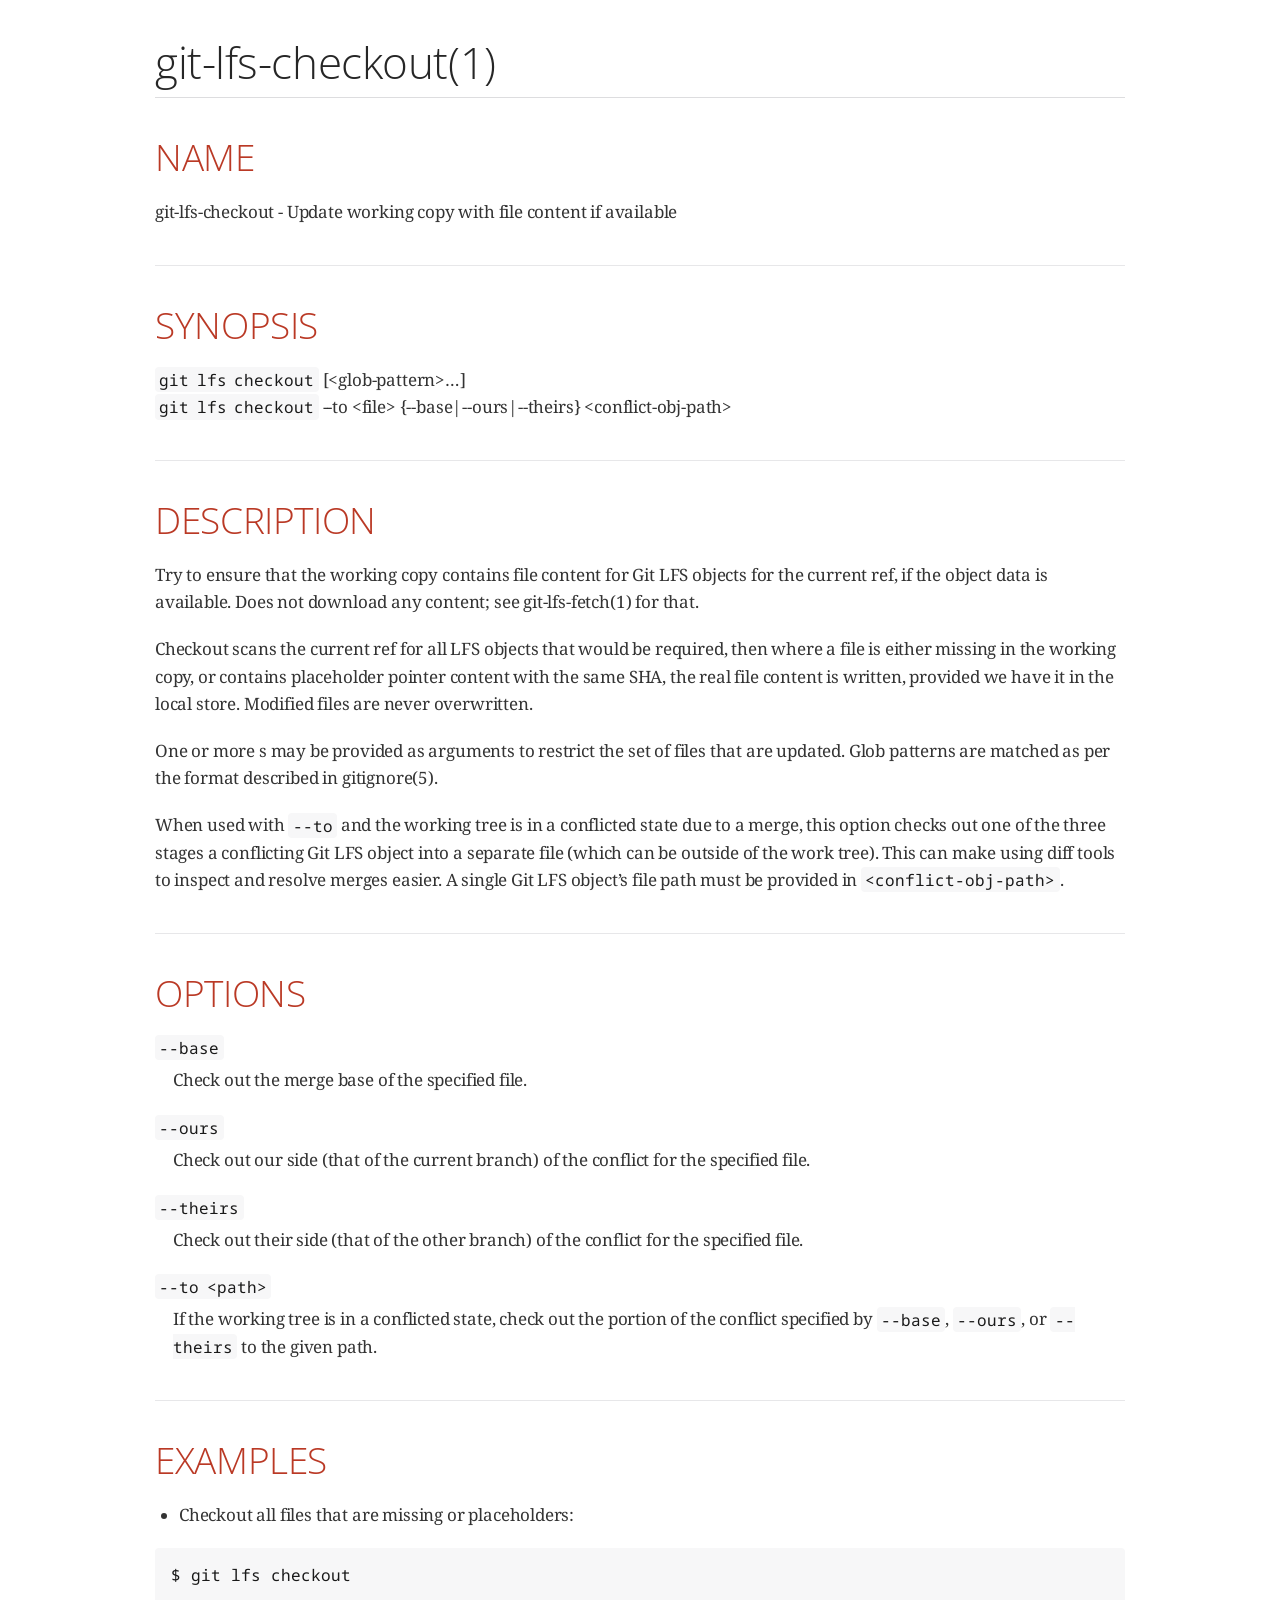
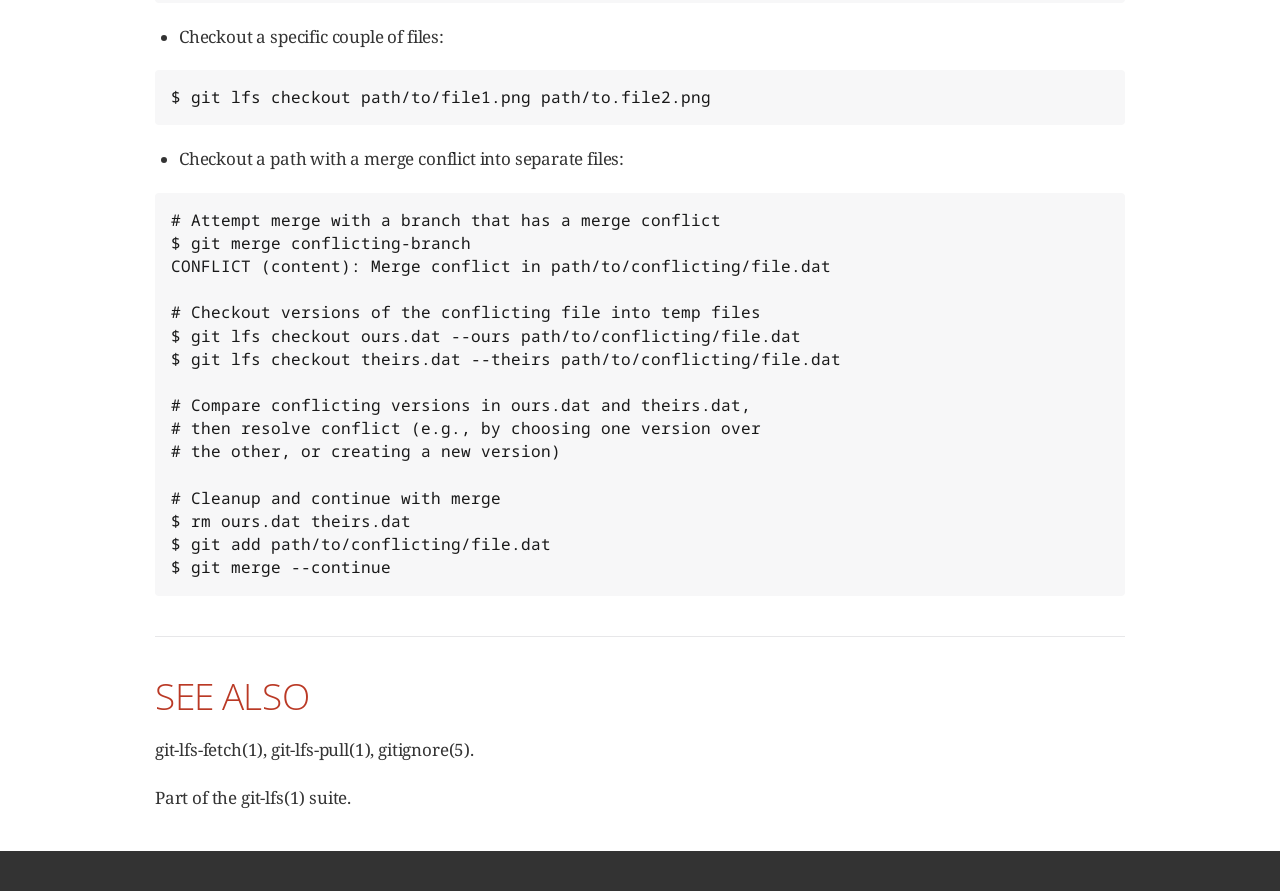
<file: git-lfs-3.4.0/man/html/git-lfs-checkout.1.html>
<!DOCTYPE html>
<html lang="en">
<head>
<meta charset="UTF-8">
<meta http-equiv="X-UA-Compatible" content="IE=edge">
<meta name="viewport" content="width=device-width, initial-scale=1.0">
<meta name="generator" content="Asciidoctor 2.0.20">
<title>git-lfs-checkout(1)</title>
<link rel="stylesheet" href="https://fonts.googleapis.com/css?family=Open+Sans:300,300italic,400,400italic,600,600italic%7CNoto+Serif:400,400italic,700,700italic%7CDroid+Sans+Mono:400,700">
<style>
/*! Asciidoctor default stylesheet | MIT License | https://asciidoctor.org */
/* Uncomment the following line when using as a custom stylesheet */
/* @import "https://fonts.googleapis.com/css?family=Open+Sans:300,300italic,400,400italic,600,600italic%7CNoto+Serif:400,400italic,700,700italic%7CDroid+Sans+Mono:400,700"; */
html{font-family:sans-serif;-webkit-text-size-adjust:100%}
a{background:none}
a:focus{outline:thin dotted}
a:active,a:hover{outline:0}
h1{font-size:2em;margin:.67em 0}
b,strong{font-weight:bold}
abbr{font-size:.9em}
abbr[title]{cursor:help;border-bottom:1px dotted #dddddf;text-decoration:none}
dfn{font-style:italic}
hr{height:0}
mark{background:#ff0;color:#000}
code,kbd,pre,samp{font-family:monospace;font-size:1em}
pre{white-space:pre-wrap}
q{quotes:"\201C" "\201D" "\2018" "\2019"}
small{font-size:80%}
sub,sup{font-size:75%;line-height:0;position:relative;vertical-align:baseline}
sup{top:-.5em}
sub{bottom:-.25em}
img{border:0}
svg:not(:root){overflow:hidden}
figure{margin:0}
audio,video{display:inline-block}
audio:not([controls]){display:none;height:0}
fieldset{border:1px solid silver;margin:0 2px;padding:.35em .625em .75em}
legend{border:0;padding:0}
button,input,select,textarea{font-family:inherit;font-size:100%;margin:0}
button,input{line-height:normal}
button,select{text-transform:none}
button,html input[type=button],input[type=reset],input[type=submit]{-webkit-appearance:button;cursor:pointer}
button[disabled],html input[disabled]{cursor:default}
input[type=checkbox],input[type=radio]{padding:0}
button::-moz-focus-inner,input::-moz-focus-inner{border:0;padding:0}
textarea{overflow:auto;vertical-align:top}
table{border-collapse:collapse;border-spacing:0}
*,::before,::after{box-sizing:border-box}
html,body{font-size:100%}
body{background:#fff;color:rgba(0,0,0,.8);padding:0;margin:0;font-family:"Noto Serif","DejaVu Serif",serif;line-height:1;position:relative;cursor:auto;-moz-tab-size:4;-o-tab-size:4;tab-size:4;word-wrap:anywhere;-moz-osx-font-smoothing:grayscale;-webkit-font-smoothing:antialiased}
a:hover{cursor:pointer}
img,object,embed{max-width:100%;height:auto}
object,embed{height:100%}
img{-ms-interpolation-mode:bicubic}
.left{float:left!important}
.right{float:right!important}
.text-left{text-align:left!important}
.text-right{text-align:right!important}
.text-center{text-align:center!important}
.text-justify{text-align:justify!important}
.hide{display:none}
img,object,svg{display:inline-block;vertical-align:middle}
textarea{height:auto;min-height:50px}
select{width:100%}
.subheader,.admonitionblock td.content>.title,.audioblock>.title,.exampleblock>.title,.imageblock>.title,.listingblock>.title,.literalblock>.title,.stemblock>.title,.openblock>.title,.paragraph>.title,.quoteblock>.title,table.tableblock>.title,.verseblock>.title,.videoblock>.title,.dlist>.title,.olist>.title,.ulist>.title,.qlist>.title,.hdlist>.title{line-height:1.45;color:#7a2518;font-weight:400;margin-top:0;margin-bottom:.25em}
div,dl,dt,dd,ul,ol,li,h1,h2,h3,#toctitle,.sidebarblock>.content>.title,h4,h5,h6,pre,form,p,blockquote,th,td{margin:0;padding:0}
a{color:#2156a5;text-decoration:underline;line-height:inherit}
a:hover,a:focus{color:#1d4b8f}
a img{border:0}
p{line-height:1.6;margin-bottom:1.25em;text-rendering:optimizeLegibility}
p aside{font-size:.875em;line-height:1.35;font-style:italic}
h1,h2,h3,#toctitle,.sidebarblock>.content>.title,h4,h5,h6{font-family:"Open Sans","DejaVu Sans",sans-serif;font-weight:300;font-style:normal;color:#ba3925;text-rendering:optimizeLegibility;margin-top:1em;margin-bottom:.5em;line-height:1.0125em}
h1 small,h2 small,h3 small,#toctitle small,.sidebarblock>.content>.title small,h4 small,h5 small,h6 small{font-size:60%;color:#e99b8f;line-height:0}
h1{font-size:2.125em}
h2{font-size:1.6875em}
h3,#toctitle,.sidebarblock>.content>.title{font-size:1.375em}
h4,h5{font-size:1.125em}
h6{font-size:1em}
hr{border:solid #dddddf;border-width:1px 0 0;clear:both;margin:1.25em 0 1.1875em}
em,i{font-style:italic;line-height:inherit}
strong,b{font-weight:bold;line-height:inherit}
small{font-size:60%;line-height:inherit}
code{font-family:"Droid Sans Mono","DejaVu Sans Mono",monospace;font-weight:400;color:rgba(0,0,0,.9)}
ul,ol,dl{line-height:1.6;margin-bottom:1.25em;list-style-position:outside;font-family:inherit}
ul,ol{margin-left:1.5em}
ul li ul,ul li ol{margin-left:1.25em;margin-bottom:0}
ul.circle{list-style-type:circle}
ul.disc{list-style-type:disc}
ul.square{list-style-type:square}
ul.circle ul:not([class]),ul.disc ul:not([class]),ul.square ul:not([class]){list-style:inherit}
ol li ul,ol li ol{margin-left:1.25em;margin-bottom:0}
dl dt{margin-bottom:.3125em;font-weight:bold}
dl dd{margin-bottom:1.25em}
blockquote{margin:0 0 1.25em;padding:.5625em 1.25em 0 1.1875em;border-left:1px solid #ddd}
blockquote,blockquote p{line-height:1.6;color:rgba(0,0,0,.85)}
@media screen and (min-width:768px){h1,h2,h3,#toctitle,.sidebarblock>.content>.title,h4,h5,h6{line-height:1.2}
h1{font-size:2.75em}
h2{font-size:2.3125em}
h3,#toctitle,.sidebarblock>.content>.title{font-size:1.6875em}
h4{font-size:1.4375em}}
table{background:#fff;margin-bottom:1.25em;border:1px solid #dedede;word-wrap:normal}
table thead,table tfoot{background:#f7f8f7}
table thead tr th,table thead tr td,table tfoot tr th,table tfoot tr td{padding:.5em .625em .625em;font-size:inherit;color:rgba(0,0,0,.8);text-align:left}
table tr th,table tr td{padding:.5625em .625em;font-size:inherit;color:rgba(0,0,0,.8)}
table tr.even,table tr.alt{background:#f8f8f7}
table thead tr th,table tfoot tr th,table tbody tr td,table tr td,table tfoot tr td{line-height:1.6}
h1,h2,h3,#toctitle,.sidebarblock>.content>.title,h4,h5,h6{line-height:1.2;word-spacing:-.05em}
h1 strong,h2 strong,h3 strong,#toctitle strong,.sidebarblock>.content>.title strong,h4 strong,h5 strong,h6 strong{font-weight:400}
.center{margin-left:auto;margin-right:auto}
.stretch{width:100%}
.clearfix::before,.clearfix::after,.float-group::before,.float-group::after{content:" ";display:table}
.clearfix::after,.float-group::after{clear:both}
:not(pre).nobreak{word-wrap:normal}
:not(pre).nowrap{white-space:nowrap}
:not(pre).pre-wrap{white-space:pre-wrap}
:not(pre):not([class^=L])>code{font-size:.9375em;font-style:normal!important;letter-spacing:0;padding:.1em .5ex;word-spacing:-.15em;background:#f7f7f8;border-radius:4px;line-height:1.45;text-rendering:optimizeSpeed}
pre{color:rgba(0,0,0,.9);font-family:"Droid Sans Mono","DejaVu Sans Mono",monospace;line-height:1.45;text-rendering:optimizeSpeed}
pre code,pre pre{color:inherit;font-size:inherit;line-height:inherit}
pre>code{display:block}
pre.nowrap,pre.nowrap pre{white-space:pre;word-wrap:normal}
em em{font-style:normal}
strong strong{font-weight:400}
.keyseq{color:rgba(51,51,51,.8)}
kbd{font-family:"Droid Sans Mono","DejaVu Sans Mono",monospace;display:inline-block;color:rgba(0,0,0,.8);font-size:.65em;line-height:1.45;background:#f7f7f7;border:1px solid #ccc;border-radius:3px;box-shadow:0 1px 0 rgba(0,0,0,.2),inset 0 0 0 .1em #fff;margin:0 .15em;padding:.2em .5em;vertical-align:middle;position:relative;top:-.1em;white-space:nowrap}
.keyseq kbd:first-child{margin-left:0}
.keyseq kbd:last-child{margin-right:0}
.menuseq,.menuref{color:#000}
.menuseq b:not(.caret),.menuref{font-weight:inherit}
.menuseq{word-spacing:-.02em}
.menuseq b.caret{font-size:1.25em;line-height:.8}
.menuseq i.caret{font-weight:bold;text-align:center;width:.45em}
b.button::before,b.button::after{position:relative;top:-1px;font-weight:400}
b.button::before{content:"[";padding:0 3px 0 2px}
b.button::after{content:"]";padding:0 2px 0 3px}
p a>code:hover{color:rgba(0,0,0,.9)}
#header,#content,#footnotes,#footer{width:100%;margin:0 auto;max-width:62.5em;*zoom:1;position:relative;padding-left:.9375em;padding-right:.9375em}
#header::before,#header::after,#content::before,#content::after,#footnotes::before,#footnotes::after,#footer::before,#footer::after{content:" ";display:table}
#header::after,#content::after,#footnotes::after,#footer::after{clear:both}
#content{margin-top:1.25em}
#content::before{content:none}
#header>h1:first-child{color:rgba(0,0,0,.85);margin-top:2.25rem;margin-bottom:0}
#header>h1:first-child+#toc{margin-top:8px;border-top:1px solid #dddddf}
#header>h1:only-child,body.toc2 #header>h1:nth-last-child(2){border-bottom:1px solid #dddddf;padding-bottom:8px}
#header .details{border-bottom:1px solid #dddddf;line-height:1.45;padding-top:.25em;padding-bottom:.25em;padding-left:.25em;color:rgba(0,0,0,.6);display:flex;flex-flow:row wrap}
#header .details span:first-child{margin-left:-.125em}
#header .details span.email a{color:rgba(0,0,0,.85)}
#header .details br{display:none}
#header .details br+span::before{content:"\00a0\2013\00a0"}
#header .details br+span.author::before{content:"\00a0\22c5\00a0";color:rgba(0,0,0,.85)}
#header .details br+span#revremark::before{content:"\00a0|\00a0"}
#header #revnumber{text-transform:capitalize}
#header #revnumber::after{content:"\00a0"}
#content>h1:first-child:not([class]){color:rgba(0,0,0,.85);border-bottom:1px solid #dddddf;padding-bottom:8px;margin-top:0;padding-top:1rem;margin-bottom:1.25rem}
#toc{border-bottom:1px solid #e7e7e9;padding-bottom:.5em}
#toc>ul{margin-left:.125em}
#toc ul.sectlevel0>li>a{font-style:italic}
#toc ul.sectlevel0 ul.sectlevel1{margin:.5em 0}
#toc ul{font-family:"Open Sans","DejaVu Sans",sans-serif;list-style-type:none}
#toc li{line-height:1.3334;margin-top:.3334em}
#toc a{text-decoration:none}
#toc a:active{text-decoration:underline}
#toctitle{color:#7a2518;font-size:1.2em}
@media screen and (min-width:768px){#toctitle{font-size:1.375em}
body.toc2{padding-left:15em;padding-right:0}
#toc.toc2{margin-top:0!important;background:#f8f8f7;position:fixed;width:15em;left:0;top:0;border-right:1px solid #e7e7e9;border-top-width:0!important;border-bottom-width:0!important;z-index:1000;padding:1.25em 1em;height:100%;overflow:auto}
#toc.toc2 #toctitle{margin-top:0;margin-bottom:.8rem;font-size:1.2em}
#toc.toc2>ul{font-size:.9em;margin-bottom:0}
#toc.toc2 ul ul{margin-left:0;padding-left:1em}
#toc.toc2 ul.sectlevel0 ul.sectlevel1{padding-left:0;margin-top:.5em;margin-bottom:.5em}
body.toc2.toc-right{padding-left:0;padding-right:15em}
body.toc2.toc-right #toc.toc2{border-right-width:0;border-left:1px solid #e7e7e9;left:auto;right:0}}
@media screen and (min-width:1280px){body.toc2{padding-left:20em;padding-right:0}
#toc.toc2{width:20em}
#toc.toc2 #toctitle{font-size:1.375em}
#toc.toc2>ul{font-size:.95em}
#toc.toc2 ul ul{padding-left:1.25em}
body.toc2.toc-right{padding-left:0;padding-right:20em}}
#content #toc{border:1px solid #e0e0dc;margin-bottom:1.25em;padding:1.25em;background:#f8f8f7;border-radius:4px}
#content #toc>:first-child{margin-top:0}
#content #toc>:last-child{margin-bottom:0}
#footer{max-width:none;background:rgba(0,0,0,.8);padding:1.25em}
#footer-text{color:hsla(0,0%,100%,.8);line-height:1.44}
#content{margin-bottom:.625em}
.sect1{padding-bottom:.625em}
@media screen and (min-width:768px){#content{margin-bottom:1.25em}
.sect1{padding-bottom:1.25em}}
.sect1:last-child{padding-bottom:0}
.sect1+.sect1{border-top:1px solid #e7e7e9}
#content h1>a.anchor,h2>a.anchor,h3>a.anchor,#toctitle>a.anchor,.sidebarblock>.content>.title>a.anchor,h4>a.anchor,h5>a.anchor,h6>a.anchor{position:absolute;z-index:1001;width:1.5ex;margin-left:-1.5ex;display:block;text-decoration:none!important;visibility:hidden;text-align:center;font-weight:400}
#content h1>a.anchor::before,h2>a.anchor::before,h3>a.anchor::before,#toctitle>a.anchor::before,.sidebarblock>.content>.title>a.anchor::before,h4>a.anchor::before,h5>a.anchor::before,h6>a.anchor::before{content:"\00A7";font-size:.85em;display:block;padding-top:.1em}
#content h1:hover>a.anchor,#content h1>a.anchor:hover,h2:hover>a.anchor,h2>a.anchor:hover,h3:hover>a.anchor,#toctitle:hover>a.anchor,.sidebarblock>.content>.title:hover>a.anchor,h3>a.anchor:hover,#toctitle>a.anchor:hover,.sidebarblock>.content>.title>a.anchor:hover,h4:hover>a.anchor,h4>a.anchor:hover,h5:hover>a.anchor,h5>a.anchor:hover,h6:hover>a.anchor,h6>a.anchor:hover{visibility:visible}
#content h1>a.link,h2>a.link,h3>a.link,#toctitle>a.link,.sidebarblock>.content>.title>a.link,h4>a.link,h5>a.link,h6>a.link{color:#ba3925;text-decoration:none}
#content h1>a.link:hover,h2>a.link:hover,h3>a.link:hover,#toctitle>a.link:hover,.sidebarblock>.content>.title>a.link:hover,h4>a.link:hover,h5>a.link:hover,h6>a.link:hover{color:#a53221}
details,.audioblock,.imageblock,.literalblock,.listingblock,.stemblock,.videoblock{margin-bottom:1.25em}
details{margin-left:1.25rem}
details>summary{cursor:pointer;display:block;position:relative;line-height:1.6;margin-bottom:.625rem;outline:none;-webkit-tap-highlight-color:transparent}
details>summary::-webkit-details-marker{display:none}
details>summary::before{content:"";border:solid transparent;border-left:solid;border-width:.3em 0 .3em .5em;position:absolute;top:.5em;left:-1.25rem;transform:translateX(15%)}
details[open]>summary::before{border:solid transparent;border-top:solid;border-width:.5em .3em 0;transform:translateY(15%)}
details>summary::after{content:"";width:1.25rem;height:1em;position:absolute;top:.3em;left:-1.25rem}
.admonitionblock td.content>.title,.audioblock>.title,.exampleblock>.title,.imageblock>.title,.listingblock>.title,.literalblock>.title,.stemblock>.title,.openblock>.title,.paragraph>.title,.quoteblock>.title,table.tableblock>.title,.verseblock>.title,.videoblock>.title,.dlist>.title,.olist>.title,.ulist>.title,.qlist>.title,.hdlist>.title{text-rendering:optimizeLegibility;text-align:left;font-family:"Noto Serif","DejaVu Serif",serif;font-size:1rem;font-style:italic}
table.tableblock.fit-content>caption.title{white-space:nowrap;width:0}
.paragraph.lead>p,#preamble>.sectionbody>[class=paragraph]:first-of-type p{font-size:1.21875em;line-height:1.6;color:rgba(0,0,0,.85)}
.admonitionblock>table{border-collapse:separate;border:0;background:none;width:100%}
.admonitionblock>table td.icon{text-align:center;width:80px}
.admonitionblock>table td.icon img{max-width:none}
.admonitionblock>table td.icon .title{font-weight:bold;font-family:"Open Sans","DejaVu Sans",sans-serif;text-transform:uppercase}
.admonitionblock>table td.content{padding-left:1.125em;padding-right:1.25em;border-left:1px solid #dddddf;color:rgba(0,0,0,.6);word-wrap:anywhere}
.admonitionblock>table td.content>:last-child>:last-child{margin-bottom:0}
.exampleblock>.content{border:1px solid #e6e6e6;margin-bottom:1.25em;padding:1.25em;background:#fff;border-radius:4px}
.sidebarblock{border:1px solid #dbdbd6;margin-bottom:1.25em;padding:1.25em;background:#f3f3f2;border-radius:4px}
.sidebarblock>.content>.title{color:#7a2518;margin-top:0;text-align:center}
.exampleblock>.content>:first-child,.sidebarblock>.content>:first-child{margin-top:0}
.exampleblock>.content>:last-child,.exampleblock>.content>:last-child>:last-child,.exampleblock>.content .olist>ol>li:last-child>:last-child,.exampleblock>.content .ulist>ul>li:last-child>:last-child,.exampleblock>.content .qlist>ol>li:last-child>:last-child,.sidebarblock>.content>:last-child,.sidebarblock>.content>:last-child>:last-child,.sidebarblock>.content .olist>ol>li:last-child>:last-child,.sidebarblock>.content .ulist>ul>li:last-child>:last-child,.sidebarblock>.content .qlist>ol>li:last-child>:last-child{margin-bottom:0}
.literalblock pre,.listingblock>.content>pre{border-radius:4px;overflow-x:auto;padding:1em;font-size:.8125em}
@media screen and (min-width:768px){.literalblock pre,.listingblock>.content>pre{font-size:.90625em}}
@media screen and (min-width:1280px){.literalblock pre,.listingblock>.content>pre{font-size:1em}}
.literalblock pre,.listingblock>.content>pre:not(.highlight),.listingblock>.content>pre[class=highlight],.listingblock>.content>pre[class^="highlight "]{background:#f7f7f8}
.literalblock.output pre{color:#f7f7f8;background:rgba(0,0,0,.9)}
.listingblock>.content{position:relative}
.listingblock code[data-lang]::before{display:none;content:attr(data-lang);position:absolute;font-size:.75em;top:.425rem;right:.5rem;line-height:1;text-transform:uppercase;color:inherit;opacity:.5}
.listingblock:hover code[data-lang]::before{display:block}
.listingblock.terminal pre .command::before{content:attr(data-prompt);padding-right:.5em;color:inherit;opacity:.5}
.listingblock.terminal pre .command:not([data-prompt])::before{content:"$"}
.listingblock pre.highlightjs{padding:0}
.listingblock pre.highlightjs>code{padding:1em;border-radius:4px}
.listingblock pre.prettyprint{border-width:0}
.prettyprint{background:#f7f7f8}
pre.prettyprint .linenums{line-height:1.45;margin-left:2em}
pre.prettyprint li{background:none;list-style-type:inherit;padding-left:0}
pre.prettyprint li code[data-lang]::before{opacity:1}
pre.prettyprint li:not(:first-child) code[data-lang]::before{display:none}
table.linenotable{border-collapse:separate;border:0;margin-bottom:0;background:none}
table.linenotable td[class]{color:inherit;vertical-align:top;padding:0;line-height:inherit;white-space:normal}
table.linenotable td.code{padding-left:.75em}
table.linenotable td.linenos,pre.pygments .linenos{border-right:1px solid;opacity:.35;padding-right:.5em;-webkit-user-select:none;-moz-user-select:none;-ms-user-select:none;user-select:none}
pre.pygments span.linenos{display:inline-block;margin-right:.75em}
.quoteblock{margin:0 1em 1.25em 1.5em;display:table}
.quoteblock:not(.excerpt)>.title{margin-left:-1.5em;margin-bottom:.75em}
.quoteblock blockquote,.quoteblock p{color:rgba(0,0,0,.85);font-size:1.15rem;line-height:1.75;word-spacing:.1em;letter-spacing:0;font-style:italic;text-align:justify}
.quoteblock blockquote{margin:0;padding:0;border:0}
.quoteblock blockquote::before{content:"\201c";float:left;font-size:2.75em;font-weight:bold;line-height:.6em;margin-left:-.6em;color:#7a2518;text-shadow:0 1px 2px rgba(0,0,0,.1)}
.quoteblock blockquote>.paragraph:last-child p{margin-bottom:0}
.quoteblock .attribution{margin-top:.75em;margin-right:.5ex;text-align:right}
.verseblock{margin:0 1em 1.25em}
.verseblock pre{font-family:"Open Sans","DejaVu Sans",sans-serif;font-size:1.15rem;color:rgba(0,0,0,.85);font-weight:300;text-rendering:optimizeLegibility}
.verseblock pre strong{font-weight:400}
.verseblock .attribution{margin-top:1.25rem;margin-left:.5ex}
.quoteblock .attribution,.verseblock .attribution{font-size:.9375em;line-height:1.45;font-style:italic}
.quoteblock .attribution br,.verseblock .attribution br{display:none}
.quoteblock .attribution cite,.verseblock .attribution cite{display:block;letter-spacing:-.025em;color:rgba(0,0,0,.6)}
.quoteblock.abstract blockquote::before,.quoteblock.excerpt blockquote::before,.quoteblock .quoteblock blockquote::before{display:none}
.quoteblock.abstract blockquote,.quoteblock.abstract p,.quoteblock.excerpt blockquote,.quoteblock.excerpt p,.quoteblock .quoteblock blockquote,.quoteblock .quoteblock p{line-height:1.6;word-spacing:0}
.quoteblock.abstract{margin:0 1em 1.25em;display:block}
.quoteblock.abstract>.title{margin:0 0 .375em;font-size:1.15em;text-align:center}
.quoteblock.excerpt>blockquote,.quoteblock .quoteblock{padding:0 0 .25em 1em;border-left:.25em solid #dddddf}
.quoteblock.excerpt,.quoteblock .quoteblock{margin-left:0}
.quoteblock.excerpt blockquote,.quoteblock.excerpt p,.quoteblock .quoteblock blockquote,.quoteblock .quoteblock p{color:inherit;font-size:1.0625rem}
.quoteblock.excerpt .attribution,.quoteblock .quoteblock .attribution{color:inherit;font-size:.85rem;text-align:left;margin-right:0}
p.tableblock:last-child{margin-bottom:0}
td.tableblock>.content{margin-bottom:1.25em;word-wrap:anywhere}
td.tableblock>.content>:last-child{margin-bottom:-1.25em}
table.tableblock,th.tableblock,td.tableblock{border:0 solid #dedede}
table.grid-all>*>tr>*{border-width:1px}
table.grid-cols>*>tr>*{border-width:0 1px}
table.grid-rows>*>tr>*{border-width:1px 0}
table.frame-all{border-width:1px}
table.frame-ends{border-width:1px 0}
table.frame-sides{border-width:0 1px}
table.frame-none>colgroup+*>:first-child>*,table.frame-sides>colgroup+*>:first-child>*{border-top-width:0}
table.frame-none>:last-child>:last-child>*,table.frame-sides>:last-child>:last-child>*{border-bottom-width:0}
table.frame-none>*>tr>:first-child,table.frame-ends>*>tr>:first-child{border-left-width:0}
table.frame-none>*>tr>:last-child,table.frame-ends>*>tr>:last-child{border-right-width:0}
table.stripes-all>*>tr,table.stripes-odd>*>tr:nth-of-type(odd),table.stripes-even>*>tr:nth-of-type(even),table.stripes-hover>*>tr:hover{background:#f8f8f7}
th.halign-left,td.halign-left{text-align:left}
th.halign-right,td.halign-right{text-align:right}
th.halign-center,td.halign-center{text-align:center}
th.valign-top,td.valign-top{vertical-align:top}
th.valign-bottom,td.valign-bottom{vertical-align:bottom}
th.valign-middle,td.valign-middle{vertical-align:middle}
table thead th,table tfoot th{font-weight:bold}
tbody tr th{background:#f7f8f7}
tbody tr th,tbody tr th p,tfoot tr th,tfoot tr th p{color:rgba(0,0,0,.8);font-weight:bold}
p.tableblock>code:only-child{background:none;padding:0}
p.tableblock{font-size:1em}
ol{margin-left:1.75em}
ul li ol{margin-left:1.5em}
dl dd{margin-left:1.125em}
dl dd:last-child,dl dd:last-child>:last-child{margin-bottom:0}
li p,ul dd,ol dd,.olist .olist,.ulist .ulist,.ulist .olist,.olist .ulist{margin-bottom:.625em}
ul.checklist,ul.none,ol.none,ul.no-bullet,ol.no-bullet,ol.unnumbered,ul.unstyled,ol.unstyled{list-style-type:none}
ul.no-bullet,ol.no-bullet,ol.unnumbered{margin-left:.625em}
ul.unstyled,ol.unstyled{margin-left:0}
li>p:empty:only-child::before{content:"";display:inline-block}
ul.checklist>li>p:first-child{margin-left:-1em}
ul.checklist>li>p:first-child>.fa-square-o:first-child,ul.checklist>li>p:first-child>.fa-check-square-o:first-child{width:1.25em;font-size:.8em;position:relative;bottom:.125em}
ul.checklist>li>p:first-child>input[type=checkbox]:first-child{margin-right:.25em}
ul.inline{display:flex;flex-flow:row wrap;list-style:none;margin:0 0 .625em -1.25em}
ul.inline>li{margin-left:1.25em}
.unstyled dl dt{font-weight:400;font-style:normal}
ol.arabic{list-style-type:decimal}
ol.decimal{list-style-type:decimal-leading-zero}
ol.loweralpha{list-style-type:lower-alpha}
ol.upperalpha{list-style-type:upper-alpha}
ol.lowerroman{list-style-type:lower-roman}
ol.upperroman{list-style-type:upper-roman}
ol.lowergreek{list-style-type:lower-greek}
.hdlist>table,.colist>table{border:0;background:none}
.hdlist>table>tbody>tr,.colist>table>tbody>tr{background:none}
td.hdlist1,td.hdlist2{vertical-align:top;padding:0 .625em}
td.hdlist1{font-weight:bold;padding-bottom:1.25em}
td.hdlist2{word-wrap:anywhere}
.literalblock+.colist,.listingblock+.colist{margin-top:-.5em}
.colist td:not([class]):first-child{padding:.4em .75em 0;line-height:1;vertical-align:top}
.colist td:not([class]):first-child img{max-width:none}
.colist td:not([class]):last-child{padding:.25em 0}
.thumb,.th{line-height:0;display:inline-block;border:4px solid #fff;box-shadow:0 0 0 1px #ddd}
.imageblock.left{margin:.25em .625em 1.25em 0}
.imageblock.right{margin:.25em 0 1.25em .625em}
.imageblock>.title{margin-bottom:0}
.imageblock.thumb,.imageblock.th{border-width:6px}
.imageblock.thumb>.title,.imageblock.th>.title{padding:0 .125em}
.image.left,.image.right{margin-top:.25em;margin-bottom:.25em;display:inline-block;line-height:0}
.image.left{margin-right:.625em}
.image.right{margin-left:.625em}
a.image{text-decoration:none;display:inline-block}
a.image object{pointer-events:none}
sup.footnote,sup.footnoteref{font-size:.875em;position:static;vertical-align:super}
sup.footnote a,sup.footnoteref a{text-decoration:none}
sup.footnote a:active,sup.footnoteref a:active{text-decoration:underline}
#footnotes{padding-top:.75em;padding-bottom:.75em;margin-bottom:.625em}
#footnotes hr{width:20%;min-width:6.25em;margin:-.25em 0 .75em;border-width:1px 0 0}
#footnotes .footnote{padding:0 .375em 0 .225em;line-height:1.3334;font-size:.875em;margin-left:1.2em;margin-bottom:.2em}
#footnotes .footnote a:first-of-type{font-weight:bold;text-decoration:none;margin-left:-1.05em}
#footnotes .footnote:last-of-type{margin-bottom:0}
#content #footnotes{margin-top:-.625em;margin-bottom:0;padding:.75em 0}
div.unbreakable{page-break-inside:avoid}
.big{font-size:larger}
.small{font-size:smaller}
.underline{text-decoration:underline}
.overline{text-decoration:overline}
.line-through{text-decoration:line-through}
.aqua{color:#00bfbf}
.aqua-background{background:#00fafa}
.black{color:#000}
.black-background{background:#000}
.blue{color:#0000bf}
.blue-background{background:#0000fa}
.fuchsia{color:#bf00bf}
.fuchsia-background{background:#fa00fa}
.gray{color:#606060}
.gray-background{background:#7d7d7d}
.green{color:#006000}
.green-background{background:#007d00}
.lime{color:#00bf00}
.lime-background{background:#00fa00}
.maroon{color:#600000}
.maroon-background{background:#7d0000}
.navy{color:#000060}
.navy-background{background:#00007d}
.olive{color:#606000}
.olive-background{background:#7d7d00}
.purple{color:#600060}
.purple-background{background:#7d007d}
.red{color:#bf0000}
.red-background{background:#fa0000}
.silver{color:#909090}
.silver-background{background:#bcbcbc}
.teal{color:#006060}
.teal-background{background:#007d7d}
.white{color:#bfbfbf}
.white-background{background:#fafafa}
.yellow{color:#bfbf00}
.yellow-background{background:#fafa00}
span.icon>.fa{cursor:default}
a span.icon>.fa{cursor:inherit}
.admonitionblock td.icon [class^="fa icon-"]{font-size:2.5em;text-shadow:1px 1px 2px rgba(0,0,0,.5);cursor:default}
.admonitionblock td.icon .icon-note::before{content:"\f05a";color:#19407c}
.admonitionblock td.icon .icon-tip::before{content:"\f0eb";text-shadow:1px 1px 2px rgba(155,155,0,.8);color:#111}
.admonitionblock td.icon .icon-warning::before{content:"\f071";color:#bf6900}
.admonitionblock td.icon .icon-caution::before{content:"\f06d";color:#bf3400}
.admonitionblock td.icon .icon-important::before{content:"\f06a";color:#bf0000}
.conum[data-value]{display:inline-block;color:#fff!important;background:rgba(0,0,0,.8);border-radius:50%;text-align:center;font-size:.75em;width:1.67em;height:1.67em;line-height:1.67em;font-family:"Open Sans","DejaVu Sans",sans-serif;font-style:normal;font-weight:bold}
.conum[data-value] *{color:#fff!important}
.conum[data-value]+b{display:none}
.conum[data-value]::after{content:attr(data-value)}
pre .conum[data-value]{position:relative;top:-.125em}
b.conum *{color:inherit!important}
.conum:not([data-value]):empty{display:none}
dt,th.tableblock,td.content,div.footnote{text-rendering:optimizeLegibility}
h1,h2,p,td.content,span.alt,summary{letter-spacing:-.01em}
p strong,td.content strong,div.footnote strong{letter-spacing:-.005em}
p,blockquote,dt,td.content,td.hdlist1,span.alt,summary{font-size:1.0625rem}
p{margin-bottom:1.25rem}
.sidebarblock p,.sidebarblock dt,.sidebarblock td.content,p.tableblock{font-size:1em}
.exampleblock>.content{background:#fffef7;border-color:#e0e0dc;box-shadow:0 1px 4px #e0e0dc}
.print-only{display:none!important}
@page{margin:1.25cm .75cm}
@media print{*{box-shadow:none!important;text-shadow:none!important}
html{font-size:80%}
a{color:inherit!important;text-decoration:underline!important}
a.bare,a[href^="#"],a[href^="mailto:"]{text-decoration:none!important}
a[href^="http:"]:not(.bare)::after,a[href^="https:"]:not(.bare)::after{content:"(" attr(href) ")";display:inline-block;font-size:.875em;padding-left:.25em}
abbr[title]{border-bottom:1px dotted}
abbr[title]::after{content:" (" attr(title) ")"}
pre,blockquote,tr,img,object,svg{page-break-inside:avoid}
thead{display:table-header-group}
svg{max-width:100%}
p,blockquote,dt,td.content{font-size:1em;orphans:3;widows:3}
h2,h3,#toctitle,.sidebarblock>.content>.title{page-break-after:avoid}
#header,#content,#footnotes,#footer{max-width:none}
#toc,.sidebarblock,.exampleblock>.content{background:none!important}
#toc{border-bottom:1px solid #dddddf!important;padding-bottom:0!important}
body.book #header{text-align:center}
body.book #header>h1:first-child{border:0!important;margin:2.5em 0 1em}
body.book #header .details{border:0!important;display:block;padding:0!important}
body.book #header .details span:first-child{margin-left:0!important}
body.book #header .details br{display:block}
body.book #header .details br+span::before{content:none!important}
body.book #toc{border:0!important;text-align:left!important;padding:0!important;margin:0!important}
body.book #toc,body.book #preamble,body.book h1.sect0,body.book .sect1>h2{page-break-before:always}
.listingblock code[data-lang]::before{display:block}
#footer{padding:0 .9375em}
.hide-on-print{display:none!important}
.print-only{display:block!important}
.hide-for-print{display:none!important}
.show-for-print{display:inherit!important}}
@media amzn-kf8,print{#header>h1:first-child{margin-top:1.25rem}
.sect1{padding:0!important}
.sect1+.sect1{border:0}
#footer{background:none}
#footer-text{color:rgba(0,0,0,.6);font-size:.9em}}
@media amzn-kf8{#header,#content,#footnotes,#footer{padding:0}}
</style>
</head>
<body class="article">
<div id="header">
<h1>git-lfs-checkout(1)</h1>
</div>
<div id="content">
<div class="sect1">
<h2 id="_name">NAME</h2>
<div class="sectionbody">
<div class="paragraph">
<p>git-lfs-checkout - Update working copy with file content if available</p>
</div>
</div>
</div>
<div class="sect1">
<h2 id="_synopsis">SYNOPSIS</h2>
<div class="sectionbody">
<div class="paragraph">
<p><code>git lfs checkout</code> [&lt;glob-pattern&gt;&#8230;&#8203;]<br>
<code>git lfs checkout</code> --to &lt;file&gt; {--base|--ours|--theirs} &lt;conflict-obj-path&gt;</p>
</div>
</div>
</div>
<div class="sect1">
<h2 id="_description">DESCRIPTION</h2>
<div class="sectionbody">
<div class="paragraph">
<p>Try to ensure that the working copy contains file content for Git LFS
objects for the current ref, if the object data is available. Does not
download any content; see git-lfs-fetch(1) for that.</p>
</div>
<div class="paragraph">
<p>Checkout scans the current ref for all LFS objects that would be
required, then where a file is either missing in the working copy, or
contains placeholder pointer content with the same SHA, the real file
content is written, provided we have it in the local store. Modified
files are never overwritten.</p>
</div>
<div class="paragraph">
<p>One or more s may be provided as arguments to restrict the set of files
that are updated. Glob patterns are matched as per the format described
in gitignore(5).</p>
</div>
<div class="paragraph">
<p>When used with <code>--to</code> and the working tree is in a conflicted state due
to a merge, this option checks out one of the three stages a conflicting
Git LFS object into a separate file (which can be outside of the work
tree). This can make using diff tools to inspect and resolve merges
easier. A single Git LFS object&#8217;s file path must be provided in
<code>&lt;conflict-obj-path&gt;</code>.</p>
</div>
</div>
</div>
<div class="sect1">
<h2 id="_options">OPTIONS</h2>
<div class="sectionbody">
<div class="dlist">
<dl>
<dt class="hdlist1"><code>--base</code></dt>
<dd>
<p>Check out the merge base of the specified file.</p>
</dd>
<dt class="hdlist1"><code>--ours</code></dt>
<dd>
<p>Check out our side (that of the current branch) of the
conflict for the specified file.</p>
</dd>
<dt class="hdlist1"><code>--theirs</code></dt>
<dd>
<p>  Check out their side (that of the other branch) of the
conflict for the specified file.</p>
</dd>
<dt class="hdlist1"><code>--to &lt;path&gt;</code></dt>
<dd>
<p>If the working tree is in a conflicted state, check out the
portion of the conflict specified by <code>--base</code>, <code>--ours</code>, or <code>--theirs</code>
to the given path.</p>
</dd>
</dl>
</div>
</div>
</div>
<div class="sect1">
<h2 id="_examples">EXAMPLES</h2>
<div class="sectionbody">
<div class="ulist">
<ul>
<li>
<p>Checkout all files that are missing or placeholders:</p>
</li>
</ul>
</div>
<div class="literalblock">
<div class="content">
<pre>$ git lfs checkout</pre>
</div>
</div>
<div class="ulist">
<ul>
<li>
<p>Checkout a specific couple of files:</p>
</li>
</ul>
</div>
<div class="literalblock">
<div class="content">
<pre>$ git lfs checkout path/to/file1.png path/to.file2.png</pre>
</div>
</div>
<div class="ulist">
<ul>
<li>
<p>Checkout a path with a merge conflict into separate files:</p>
</li>
</ul>
</div>
<div class="literalblock">
<div class="content">
<pre># Attempt merge with a branch that has a merge conflict
$ git merge conflicting-branch
CONFLICT (content): Merge conflict in path/to/conflicting/file.dat

# Checkout versions of the conflicting file into temp files
$ git lfs checkout ours.dat --ours path/to/conflicting/file.dat
$ git lfs checkout theirs.dat --theirs path/to/conflicting/file.dat

# Compare conflicting versions in ours.dat and theirs.dat,
# then resolve conflict (e.g., by choosing one version over
# the other, or creating a new version)

# Cleanup and continue with merge
$ rm ours.dat theirs.dat
$ git add path/to/conflicting/file.dat
$ git merge --continue</pre>
</div>
</div>
</div>
</div>
<div class="sect1">
<h2 id="_see_also">SEE ALSO</h2>
<div class="sectionbody">
<div class="paragraph">
<p>git-lfs-fetch(1), git-lfs-pull(1), gitignore(5).</p>
</div>
<div class="paragraph">
<p>Part of the git-lfs(1) suite.</p>
</div>
</div>
</div>
</div>
<div id="footer">
<div id="footer-text">
</div>
</div>
</body>
</html>
</file>
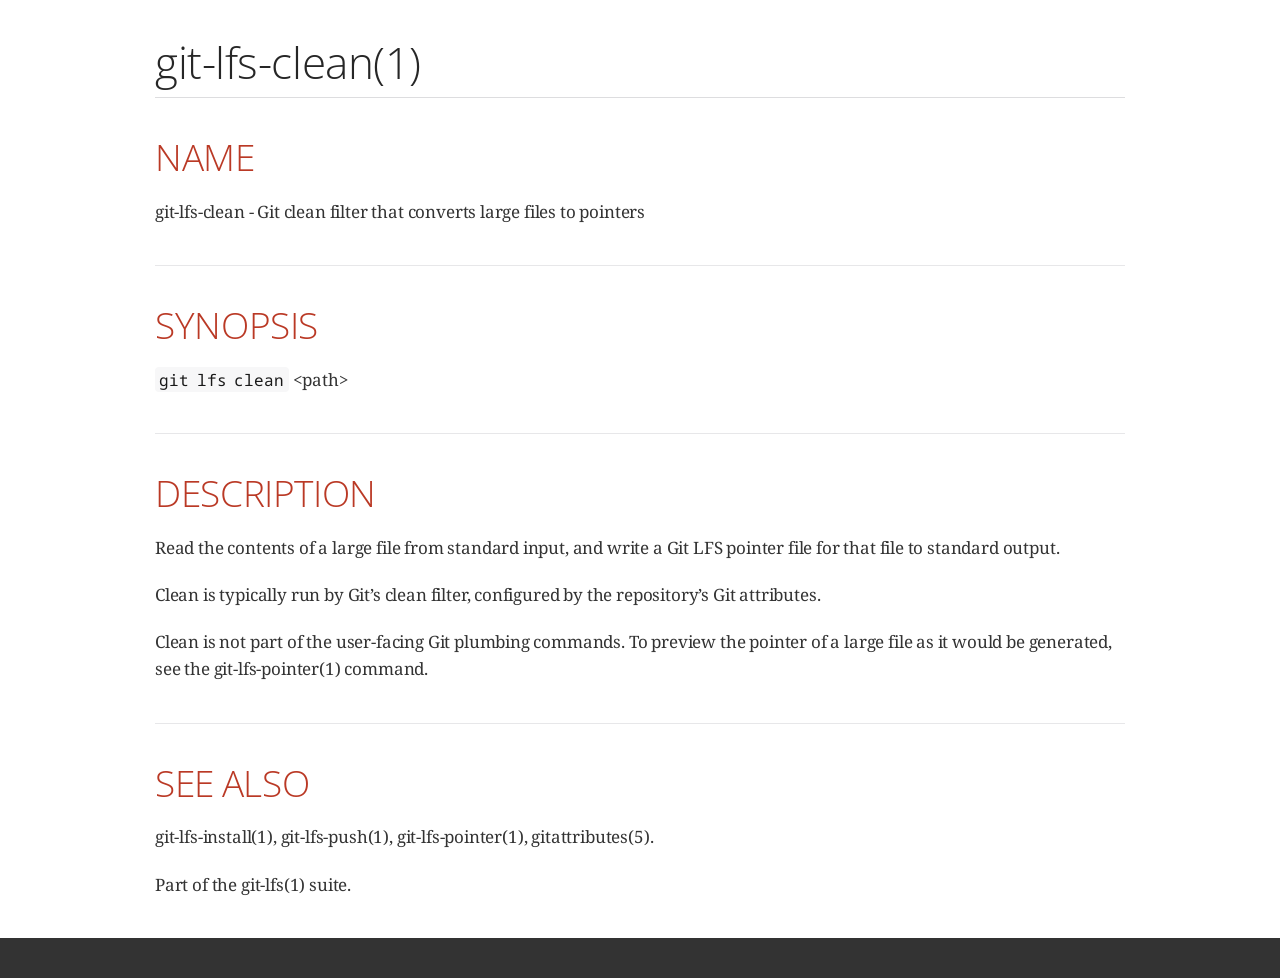
<file: git-lfs-3.4.0/man/html/git-lfs-clean.1.html>
<!DOCTYPE html>
<html lang="en">
<head>
<meta charset="UTF-8">
<meta http-equiv="X-UA-Compatible" content="IE=edge">
<meta name="viewport" content="width=device-width, initial-scale=1.0">
<meta name="generator" content="Asciidoctor 2.0.20">
<title>git-lfs-clean(1)</title>
<link rel="stylesheet" href="https://fonts.googleapis.com/css?family=Open+Sans:300,300italic,400,400italic,600,600italic%7CNoto+Serif:400,400italic,700,700italic%7CDroid+Sans+Mono:400,700">
<style>
/*! Asciidoctor default stylesheet | MIT License | https://asciidoctor.org */
/* Uncomment the following line when using as a custom stylesheet */
/* @import "https://fonts.googleapis.com/css?family=Open+Sans:300,300italic,400,400italic,600,600italic%7CNoto+Serif:400,400italic,700,700italic%7CDroid+Sans+Mono:400,700"; */
html{font-family:sans-serif;-webkit-text-size-adjust:100%}
a{background:none}
a:focus{outline:thin dotted}
a:active,a:hover{outline:0}
h1{font-size:2em;margin:.67em 0}
b,strong{font-weight:bold}
abbr{font-size:.9em}
abbr[title]{cursor:help;border-bottom:1px dotted #dddddf;text-decoration:none}
dfn{font-style:italic}
hr{height:0}
mark{background:#ff0;color:#000}
code,kbd,pre,samp{font-family:monospace;font-size:1em}
pre{white-space:pre-wrap}
q{quotes:"\201C" "\201D" "\2018" "\2019"}
small{font-size:80%}
sub,sup{font-size:75%;line-height:0;position:relative;vertical-align:baseline}
sup{top:-.5em}
sub{bottom:-.25em}
img{border:0}
svg:not(:root){overflow:hidden}
figure{margin:0}
audio,video{display:inline-block}
audio:not([controls]){display:none;height:0}
fieldset{border:1px solid silver;margin:0 2px;padding:.35em .625em .75em}
legend{border:0;padding:0}
button,input,select,textarea{font-family:inherit;font-size:100%;margin:0}
button,input{line-height:normal}
button,select{text-transform:none}
button,html input[type=button],input[type=reset],input[type=submit]{-webkit-appearance:button;cursor:pointer}
button[disabled],html input[disabled]{cursor:default}
input[type=checkbox],input[type=radio]{padding:0}
button::-moz-focus-inner,input::-moz-focus-inner{border:0;padding:0}
textarea{overflow:auto;vertical-align:top}
table{border-collapse:collapse;border-spacing:0}
*,::before,::after{box-sizing:border-box}
html,body{font-size:100%}
body{background:#fff;color:rgba(0,0,0,.8);padding:0;margin:0;font-family:"Noto Serif","DejaVu Serif",serif;line-height:1;position:relative;cursor:auto;-moz-tab-size:4;-o-tab-size:4;tab-size:4;word-wrap:anywhere;-moz-osx-font-smoothing:grayscale;-webkit-font-smoothing:antialiased}
a:hover{cursor:pointer}
img,object,embed{max-width:100%;height:auto}
object,embed{height:100%}
img{-ms-interpolation-mode:bicubic}
.left{float:left!important}
.right{float:right!important}
.text-left{text-align:left!important}
.text-right{text-align:right!important}
.text-center{text-align:center!important}
.text-justify{text-align:justify!important}
.hide{display:none}
img,object,svg{display:inline-block;vertical-align:middle}
textarea{height:auto;min-height:50px}
select{width:100%}
.subheader,.admonitionblock td.content>.title,.audioblock>.title,.exampleblock>.title,.imageblock>.title,.listingblock>.title,.literalblock>.title,.stemblock>.title,.openblock>.title,.paragraph>.title,.quoteblock>.title,table.tableblock>.title,.verseblock>.title,.videoblock>.title,.dlist>.title,.olist>.title,.ulist>.title,.qlist>.title,.hdlist>.title{line-height:1.45;color:#7a2518;font-weight:400;margin-top:0;margin-bottom:.25em}
div,dl,dt,dd,ul,ol,li,h1,h2,h3,#toctitle,.sidebarblock>.content>.title,h4,h5,h6,pre,form,p,blockquote,th,td{margin:0;padding:0}
a{color:#2156a5;text-decoration:underline;line-height:inherit}
a:hover,a:focus{color:#1d4b8f}
a img{border:0}
p{line-height:1.6;margin-bottom:1.25em;text-rendering:optimizeLegibility}
p aside{font-size:.875em;line-height:1.35;font-style:italic}
h1,h2,h3,#toctitle,.sidebarblock>.content>.title,h4,h5,h6{font-family:"Open Sans","DejaVu Sans",sans-serif;font-weight:300;font-style:normal;color:#ba3925;text-rendering:optimizeLegibility;margin-top:1em;margin-bottom:.5em;line-height:1.0125em}
h1 small,h2 small,h3 small,#toctitle small,.sidebarblock>.content>.title small,h4 small,h5 small,h6 small{font-size:60%;color:#e99b8f;line-height:0}
h1{font-size:2.125em}
h2{font-size:1.6875em}
h3,#toctitle,.sidebarblock>.content>.title{font-size:1.375em}
h4,h5{font-size:1.125em}
h6{font-size:1em}
hr{border:solid #dddddf;border-width:1px 0 0;clear:both;margin:1.25em 0 1.1875em}
em,i{font-style:italic;line-height:inherit}
strong,b{font-weight:bold;line-height:inherit}
small{font-size:60%;line-height:inherit}
code{font-family:"Droid Sans Mono","DejaVu Sans Mono",monospace;font-weight:400;color:rgba(0,0,0,.9)}
ul,ol,dl{line-height:1.6;margin-bottom:1.25em;list-style-position:outside;font-family:inherit}
ul,ol{margin-left:1.5em}
ul li ul,ul li ol{margin-left:1.25em;margin-bottom:0}
ul.circle{list-style-type:circle}
ul.disc{list-style-type:disc}
ul.square{list-style-type:square}
ul.circle ul:not([class]),ul.disc ul:not([class]),ul.square ul:not([class]){list-style:inherit}
ol li ul,ol li ol{margin-left:1.25em;margin-bottom:0}
dl dt{margin-bottom:.3125em;font-weight:bold}
dl dd{margin-bottom:1.25em}
blockquote{margin:0 0 1.25em;padding:.5625em 1.25em 0 1.1875em;border-left:1px solid #ddd}
blockquote,blockquote p{line-height:1.6;color:rgba(0,0,0,.85)}
@media screen and (min-width:768px){h1,h2,h3,#toctitle,.sidebarblock>.content>.title,h4,h5,h6{line-height:1.2}
h1{font-size:2.75em}
h2{font-size:2.3125em}
h3,#toctitle,.sidebarblock>.content>.title{font-size:1.6875em}
h4{font-size:1.4375em}}
table{background:#fff;margin-bottom:1.25em;border:1px solid #dedede;word-wrap:normal}
table thead,table tfoot{background:#f7f8f7}
table thead tr th,table thead tr td,table tfoot tr th,table tfoot tr td{padding:.5em .625em .625em;font-size:inherit;color:rgba(0,0,0,.8);text-align:left}
table tr th,table tr td{padding:.5625em .625em;font-size:inherit;color:rgba(0,0,0,.8)}
table tr.even,table tr.alt{background:#f8f8f7}
table thead tr th,table tfoot tr th,table tbody tr td,table tr td,table tfoot tr td{line-height:1.6}
h1,h2,h3,#toctitle,.sidebarblock>.content>.title,h4,h5,h6{line-height:1.2;word-spacing:-.05em}
h1 strong,h2 strong,h3 strong,#toctitle strong,.sidebarblock>.content>.title strong,h4 strong,h5 strong,h6 strong{font-weight:400}
.center{margin-left:auto;margin-right:auto}
.stretch{width:100%}
.clearfix::before,.clearfix::after,.float-group::before,.float-group::after{content:" ";display:table}
.clearfix::after,.float-group::after{clear:both}
:not(pre).nobreak{word-wrap:normal}
:not(pre).nowrap{white-space:nowrap}
:not(pre).pre-wrap{white-space:pre-wrap}
:not(pre):not([class^=L])>code{font-size:.9375em;font-style:normal!important;letter-spacing:0;padding:.1em .5ex;word-spacing:-.15em;background:#f7f7f8;border-radius:4px;line-height:1.45;text-rendering:optimizeSpeed}
pre{color:rgba(0,0,0,.9);font-family:"Droid Sans Mono","DejaVu Sans Mono",monospace;line-height:1.45;text-rendering:optimizeSpeed}
pre code,pre pre{color:inherit;font-size:inherit;line-height:inherit}
pre>code{display:block}
pre.nowrap,pre.nowrap pre{white-space:pre;word-wrap:normal}
em em{font-style:normal}
strong strong{font-weight:400}
.keyseq{color:rgba(51,51,51,.8)}
kbd{font-family:"Droid Sans Mono","DejaVu Sans Mono",monospace;display:inline-block;color:rgba(0,0,0,.8);font-size:.65em;line-height:1.45;background:#f7f7f7;border:1px solid #ccc;border-radius:3px;box-shadow:0 1px 0 rgba(0,0,0,.2),inset 0 0 0 .1em #fff;margin:0 .15em;padding:.2em .5em;vertical-align:middle;position:relative;top:-.1em;white-space:nowrap}
.keyseq kbd:first-child{margin-left:0}
.keyseq kbd:last-child{margin-right:0}
.menuseq,.menuref{color:#000}
.menuseq b:not(.caret),.menuref{font-weight:inherit}
.menuseq{word-spacing:-.02em}
.menuseq b.caret{font-size:1.25em;line-height:.8}
.menuseq i.caret{font-weight:bold;text-align:center;width:.45em}
b.button::before,b.button::after{position:relative;top:-1px;font-weight:400}
b.button::before{content:"[";padding:0 3px 0 2px}
b.button::after{content:"]";padding:0 2px 0 3px}
p a>code:hover{color:rgba(0,0,0,.9)}
#header,#content,#footnotes,#footer{width:100%;margin:0 auto;max-width:62.5em;*zoom:1;position:relative;padding-left:.9375em;padding-right:.9375em}
#header::before,#header::after,#content::before,#content::after,#footnotes::before,#footnotes::after,#footer::before,#footer::after{content:" ";display:table}
#header::after,#content::after,#footnotes::after,#footer::after{clear:both}
#content{margin-top:1.25em}
#content::before{content:none}
#header>h1:first-child{color:rgba(0,0,0,.85);margin-top:2.25rem;margin-bottom:0}
#header>h1:first-child+#toc{margin-top:8px;border-top:1px solid #dddddf}
#header>h1:only-child,body.toc2 #header>h1:nth-last-child(2){border-bottom:1px solid #dddddf;padding-bottom:8px}
#header .details{border-bottom:1px solid #dddddf;line-height:1.45;padding-top:.25em;padding-bottom:.25em;padding-left:.25em;color:rgba(0,0,0,.6);display:flex;flex-flow:row wrap}
#header .details span:first-child{margin-left:-.125em}
#header .details span.email a{color:rgba(0,0,0,.85)}
#header .details br{display:none}
#header .details br+span::before{content:"\00a0\2013\00a0"}
#header .details br+span.author::before{content:"\00a0\22c5\00a0";color:rgba(0,0,0,.85)}
#header .details br+span#revremark::before{content:"\00a0|\00a0"}
#header #revnumber{text-transform:capitalize}
#header #revnumber::after{content:"\00a0"}
#content>h1:first-child:not([class]){color:rgba(0,0,0,.85);border-bottom:1px solid #dddddf;padding-bottom:8px;margin-top:0;padding-top:1rem;margin-bottom:1.25rem}
#toc{border-bottom:1px solid #e7e7e9;padding-bottom:.5em}
#toc>ul{margin-left:.125em}
#toc ul.sectlevel0>li>a{font-style:italic}
#toc ul.sectlevel0 ul.sectlevel1{margin:.5em 0}
#toc ul{font-family:"Open Sans","DejaVu Sans",sans-serif;list-style-type:none}
#toc li{line-height:1.3334;margin-top:.3334em}
#toc a{text-decoration:none}
#toc a:active{text-decoration:underline}
#toctitle{color:#7a2518;font-size:1.2em}
@media screen and (min-width:768px){#toctitle{font-size:1.375em}
body.toc2{padding-left:15em;padding-right:0}
#toc.toc2{margin-top:0!important;background:#f8f8f7;position:fixed;width:15em;left:0;top:0;border-right:1px solid #e7e7e9;border-top-width:0!important;border-bottom-width:0!important;z-index:1000;padding:1.25em 1em;height:100%;overflow:auto}
#toc.toc2 #toctitle{margin-top:0;margin-bottom:.8rem;font-size:1.2em}
#toc.toc2>ul{font-size:.9em;margin-bottom:0}
#toc.toc2 ul ul{margin-left:0;padding-left:1em}
#toc.toc2 ul.sectlevel0 ul.sectlevel1{padding-left:0;margin-top:.5em;margin-bottom:.5em}
body.toc2.toc-right{padding-left:0;padding-right:15em}
body.toc2.toc-right #toc.toc2{border-right-width:0;border-left:1px solid #e7e7e9;left:auto;right:0}}
@media screen and (min-width:1280px){body.toc2{padding-left:20em;padding-right:0}
#toc.toc2{width:20em}
#toc.toc2 #toctitle{font-size:1.375em}
#toc.toc2>ul{font-size:.95em}
#toc.toc2 ul ul{padding-left:1.25em}
body.toc2.toc-right{padding-left:0;padding-right:20em}}
#content #toc{border:1px solid #e0e0dc;margin-bottom:1.25em;padding:1.25em;background:#f8f8f7;border-radius:4px}
#content #toc>:first-child{margin-top:0}
#content #toc>:last-child{margin-bottom:0}
#footer{max-width:none;background:rgba(0,0,0,.8);padding:1.25em}
#footer-text{color:hsla(0,0%,100%,.8);line-height:1.44}
#content{margin-bottom:.625em}
.sect1{padding-bottom:.625em}
@media screen and (min-width:768px){#content{margin-bottom:1.25em}
.sect1{padding-bottom:1.25em}}
.sect1:last-child{padding-bottom:0}
.sect1+.sect1{border-top:1px solid #e7e7e9}
#content h1>a.anchor,h2>a.anchor,h3>a.anchor,#toctitle>a.anchor,.sidebarblock>.content>.title>a.anchor,h4>a.anchor,h5>a.anchor,h6>a.anchor{position:absolute;z-index:1001;width:1.5ex;margin-left:-1.5ex;display:block;text-decoration:none!important;visibility:hidden;text-align:center;font-weight:400}
#content h1>a.anchor::before,h2>a.anchor::before,h3>a.anchor::before,#toctitle>a.anchor::before,.sidebarblock>.content>.title>a.anchor::before,h4>a.anchor::before,h5>a.anchor::before,h6>a.anchor::before{content:"\00A7";font-size:.85em;display:block;padding-top:.1em}
#content h1:hover>a.anchor,#content h1>a.anchor:hover,h2:hover>a.anchor,h2>a.anchor:hover,h3:hover>a.anchor,#toctitle:hover>a.anchor,.sidebarblock>.content>.title:hover>a.anchor,h3>a.anchor:hover,#toctitle>a.anchor:hover,.sidebarblock>.content>.title>a.anchor:hover,h4:hover>a.anchor,h4>a.anchor:hover,h5:hover>a.anchor,h5>a.anchor:hover,h6:hover>a.anchor,h6>a.anchor:hover{visibility:visible}
#content h1>a.link,h2>a.link,h3>a.link,#toctitle>a.link,.sidebarblock>.content>.title>a.link,h4>a.link,h5>a.link,h6>a.link{color:#ba3925;text-decoration:none}
#content h1>a.link:hover,h2>a.link:hover,h3>a.link:hover,#toctitle>a.link:hover,.sidebarblock>.content>.title>a.link:hover,h4>a.link:hover,h5>a.link:hover,h6>a.link:hover{color:#a53221}
details,.audioblock,.imageblock,.literalblock,.listingblock,.stemblock,.videoblock{margin-bottom:1.25em}
details{margin-left:1.25rem}
details>summary{cursor:pointer;display:block;position:relative;line-height:1.6;margin-bottom:.625rem;outline:none;-webkit-tap-highlight-color:transparent}
details>summary::-webkit-details-marker{display:none}
details>summary::before{content:"";border:solid transparent;border-left:solid;border-width:.3em 0 .3em .5em;position:absolute;top:.5em;left:-1.25rem;transform:translateX(15%)}
details[open]>summary::before{border:solid transparent;border-top:solid;border-width:.5em .3em 0;transform:translateY(15%)}
details>summary::after{content:"";width:1.25rem;height:1em;position:absolute;top:.3em;left:-1.25rem}
.admonitionblock td.content>.title,.audioblock>.title,.exampleblock>.title,.imageblock>.title,.listingblock>.title,.literalblock>.title,.stemblock>.title,.openblock>.title,.paragraph>.title,.quoteblock>.title,table.tableblock>.title,.verseblock>.title,.videoblock>.title,.dlist>.title,.olist>.title,.ulist>.title,.qlist>.title,.hdlist>.title{text-rendering:optimizeLegibility;text-align:left;font-family:"Noto Serif","DejaVu Serif",serif;font-size:1rem;font-style:italic}
table.tableblock.fit-content>caption.title{white-space:nowrap;width:0}
.paragraph.lead>p,#preamble>.sectionbody>[class=paragraph]:first-of-type p{font-size:1.21875em;line-height:1.6;color:rgba(0,0,0,.85)}
.admonitionblock>table{border-collapse:separate;border:0;background:none;width:100%}
.admonitionblock>table td.icon{text-align:center;width:80px}
.admonitionblock>table td.icon img{max-width:none}
.admonitionblock>table td.icon .title{font-weight:bold;font-family:"Open Sans","DejaVu Sans",sans-serif;text-transform:uppercase}
.admonitionblock>table td.content{padding-left:1.125em;padding-right:1.25em;border-left:1px solid #dddddf;color:rgba(0,0,0,.6);word-wrap:anywhere}
.admonitionblock>table td.content>:last-child>:last-child{margin-bottom:0}
.exampleblock>.content{border:1px solid #e6e6e6;margin-bottom:1.25em;padding:1.25em;background:#fff;border-radius:4px}
.sidebarblock{border:1px solid #dbdbd6;margin-bottom:1.25em;padding:1.25em;background:#f3f3f2;border-radius:4px}
.sidebarblock>.content>.title{color:#7a2518;margin-top:0;text-align:center}
.exampleblock>.content>:first-child,.sidebarblock>.content>:first-child{margin-top:0}
.exampleblock>.content>:last-child,.exampleblock>.content>:last-child>:last-child,.exampleblock>.content .olist>ol>li:last-child>:last-child,.exampleblock>.content .ulist>ul>li:last-child>:last-child,.exampleblock>.content .qlist>ol>li:last-child>:last-child,.sidebarblock>.content>:last-child,.sidebarblock>.content>:last-child>:last-child,.sidebarblock>.content .olist>ol>li:last-child>:last-child,.sidebarblock>.content .ulist>ul>li:last-child>:last-child,.sidebarblock>.content .qlist>ol>li:last-child>:last-child{margin-bottom:0}
.literalblock pre,.listingblock>.content>pre{border-radius:4px;overflow-x:auto;padding:1em;font-size:.8125em}
@media screen and (min-width:768px){.literalblock pre,.listingblock>.content>pre{font-size:.90625em}}
@media screen and (min-width:1280px){.literalblock pre,.listingblock>.content>pre{font-size:1em}}
.literalblock pre,.listingblock>.content>pre:not(.highlight),.listingblock>.content>pre[class=highlight],.listingblock>.content>pre[class^="highlight "]{background:#f7f7f8}
.literalblock.output pre{color:#f7f7f8;background:rgba(0,0,0,.9)}
.listingblock>.content{position:relative}
.listingblock code[data-lang]::before{display:none;content:attr(data-lang);position:absolute;font-size:.75em;top:.425rem;right:.5rem;line-height:1;text-transform:uppercase;color:inherit;opacity:.5}
.listingblock:hover code[data-lang]::before{display:block}
.listingblock.terminal pre .command::before{content:attr(data-prompt);padding-right:.5em;color:inherit;opacity:.5}
.listingblock.terminal pre .command:not([data-prompt])::before{content:"$"}
.listingblock pre.highlightjs{padding:0}
.listingblock pre.highlightjs>code{padding:1em;border-radius:4px}
.listingblock pre.prettyprint{border-width:0}
.prettyprint{background:#f7f7f8}
pre.prettyprint .linenums{line-height:1.45;margin-left:2em}
pre.prettyprint li{background:none;list-style-type:inherit;padding-left:0}
pre.prettyprint li code[data-lang]::before{opacity:1}
pre.prettyprint li:not(:first-child) code[data-lang]::before{display:none}
table.linenotable{border-collapse:separate;border:0;margin-bottom:0;background:none}
table.linenotable td[class]{color:inherit;vertical-align:top;padding:0;line-height:inherit;white-space:normal}
table.linenotable td.code{padding-left:.75em}
table.linenotable td.linenos,pre.pygments .linenos{border-right:1px solid;opacity:.35;padding-right:.5em;-webkit-user-select:none;-moz-user-select:none;-ms-user-select:none;user-select:none}
pre.pygments span.linenos{display:inline-block;margin-right:.75em}
.quoteblock{margin:0 1em 1.25em 1.5em;display:table}
.quoteblock:not(.excerpt)>.title{margin-left:-1.5em;margin-bottom:.75em}
.quoteblock blockquote,.quoteblock p{color:rgba(0,0,0,.85);font-size:1.15rem;line-height:1.75;word-spacing:.1em;letter-spacing:0;font-style:italic;text-align:justify}
.quoteblock blockquote{margin:0;padding:0;border:0}
.quoteblock blockquote::before{content:"\201c";float:left;font-size:2.75em;font-weight:bold;line-height:.6em;margin-left:-.6em;color:#7a2518;text-shadow:0 1px 2px rgba(0,0,0,.1)}
.quoteblock blockquote>.paragraph:last-child p{margin-bottom:0}
.quoteblock .attribution{margin-top:.75em;margin-right:.5ex;text-align:right}
.verseblock{margin:0 1em 1.25em}
.verseblock pre{font-family:"Open Sans","DejaVu Sans",sans-serif;font-size:1.15rem;color:rgba(0,0,0,.85);font-weight:300;text-rendering:optimizeLegibility}
.verseblock pre strong{font-weight:400}
.verseblock .attribution{margin-top:1.25rem;margin-left:.5ex}
.quoteblock .attribution,.verseblock .attribution{font-size:.9375em;line-height:1.45;font-style:italic}
.quoteblock .attribution br,.verseblock .attribution br{display:none}
.quoteblock .attribution cite,.verseblock .attribution cite{display:block;letter-spacing:-.025em;color:rgba(0,0,0,.6)}
.quoteblock.abstract blockquote::before,.quoteblock.excerpt blockquote::before,.quoteblock .quoteblock blockquote::before{display:none}
.quoteblock.abstract blockquote,.quoteblock.abstract p,.quoteblock.excerpt blockquote,.quoteblock.excerpt p,.quoteblock .quoteblock blockquote,.quoteblock .quoteblock p{line-height:1.6;word-spacing:0}
.quoteblock.abstract{margin:0 1em 1.25em;display:block}
.quoteblock.abstract>.title{margin:0 0 .375em;font-size:1.15em;text-align:center}
.quoteblock.excerpt>blockquote,.quoteblock .quoteblock{padding:0 0 .25em 1em;border-left:.25em solid #dddddf}
.quoteblock.excerpt,.quoteblock .quoteblock{margin-left:0}
.quoteblock.excerpt blockquote,.quoteblock.excerpt p,.quoteblock .quoteblock blockquote,.quoteblock .quoteblock p{color:inherit;font-size:1.0625rem}
.quoteblock.excerpt .attribution,.quoteblock .quoteblock .attribution{color:inherit;font-size:.85rem;text-align:left;margin-right:0}
p.tableblock:last-child{margin-bottom:0}
td.tableblock>.content{margin-bottom:1.25em;word-wrap:anywhere}
td.tableblock>.content>:last-child{margin-bottom:-1.25em}
table.tableblock,th.tableblock,td.tableblock{border:0 solid #dedede}
table.grid-all>*>tr>*{border-width:1px}
table.grid-cols>*>tr>*{border-width:0 1px}
table.grid-rows>*>tr>*{border-width:1px 0}
table.frame-all{border-width:1px}
table.frame-ends{border-width:1px 0}
table.frame-sides{border-width:0 1px}
table.frame-none>colgroup+*>:first-child>*,table.frame-sides>colgroup+*>:first-child>*{border-top-width:0}
table.frame-none>:last-child>:last-child>*,table.frame-sides>:last-child>:last-child>*{border-bottom-width:0}
table.frame-none>*>tr>:first-child,table.frame-ends>*>tr>:first-child{border-left-width:0}
table.frame-none>*>tr>:last-child,table.frame-ends>*>tr>:last-child{border-right-width:0}
table.stripes-all>*>tr,table.stripes-odd>*>tr:nth-of-type(odd),table.stripes-even>*>tr:nth-of-type(even),table.stripes-hover>*>tr:hover{background:#f8f8f7}
th.halign-left,td.halign-left{text-align:left}
th.halign-right,td.halign-right{text-align:right}
th.halign-center,td.halign-center{text-align:center}
th.valign-top,td.valign-top{vertical-align:top}
th.valign-bottom,td.valign-bottom{vertical-align:bottom}
th.valign-middle,td.valign-middle{vertical-align:middle}
table thead th,table tfoot th{font-weight:bold}
tbody tr th{background:#f7f8f7}
tbody tr th,tbody tr th p,tfoot tr th,tfoot tr th p{color:rgba(0,0,0,.8);font-weight:bold}
p.tableblock>code:only-child{background:none;padding:0}
p.tableblock{font-size:1em}
ol{margin-left:1.75em}
ul li ol{margin-left:1.5em}
dl dd{margin-left:1.125em}
dl dd:last-child,dl dd:last-child>:last-child{margin-bottom:0}
li p,ul dd,ol dd,.olist .olist,.ulist .ulist,.ulist .olist,.olist .ulist{margin-bottom:.625em}
ul.checklist,ul.none,ol.none,ul.no-bullet,ol.no-bullet,ol.unnumbered,ul.unstyled,ol.unstyled{list-style-type:none}
ul.no-bullet,ol.no-bullet,ol.unnumbered{margin-left:.625em}
ul.unstyled,ol.unstyled{margin-left:0}
li>p:empty:only-child::before{content:"";display:inline-block}
ul.checklist>li>p:first-child{margin-left:-1em}
ul.checklist>li>p:first-child>.fa-square-o:first-child,ul.checklist>li>p:first-child>.fa-check-square-o:first-child{width:1.25em;font-size:.8em;position:relative;bottom:.125em}
ul.checklist>li>p:first-child>input[type=checkbox]:first-child{margin-right:.25em}
ul.inline{display:flex;flex-flow:row wrap;list-style:none;margin:0 0 .625em -1.25em}
ul.inline>li{margin-left:1.25em}
.unstyled dl dt{font-weight:400;font-style:normal}
ol.arabic{list-style-type:decimal}
ol.decimal{list-style-type:decimal-leading-zero}
ol.loweralpha{list-style-type:lower-alpha}
ol.upperalpha{list-style-type:upper-alpha}
ol.lowerroman{list-style-type:lower-roman}
ol.upperroman{list-style-type:upper-roman}
ol.lowergreek{list-style-type:lower-greek}
.hdlist>table,.colist>table{border:0;background:none}
.hdlist>table>tbody>tr,.colist>table>tbody>tr{background:none}
td.hdlist1,td.hdlist2{vertical-align:top;padding:0 .625em}
td.hdlist1{font-weight:bold;padding-bottom:1.25em}
td.hdlist2{word-wrap:anywhere}
.literalblock+.colist,.listingblock+.colist{margin-top:-.5em}
.colist td:not([class]):first-child{padding:.4em .75em 0;line-height:1;vertical-align:top}
.colist td:not([class]):first-child img{max-width:none}
.colist td:not([class]):last-child{padding:.25em 0}
.thumb,.th{line-height:0;display:inline-block;border:4px solid #fff;box-shadow:0 0 0 1px #ddd}
.imageblock.left{margin:.25em .625em 1.25em 0}
.imageblock.right{margin:.25em 0 1.25em .625em}
.imageblock>.title{margin-bottom:0}
.imageblock.thumb,.imageblock.th{border-width:6px}
.imageblock.thumb>.title,.imageblock.th>.title{padding:0 .125em}
.image.left,.image.right{margin-top:.25em;margin-bottom:.25em;display:inline-block;line-height:0}
.image.left{margin-right:.625em}
.image.right{margin-left:.625em}
a.image{text-decoration:none;display:inline-block}
a.image object{pointer-events:none}
sup.footnote,sup.footnoteref{font-size:.875em;position:static;vertical-align:super}
sup.footnote a,sup.footnoteref a{text-decoration:none}
sup.footnote a:active,sup.footnoteref a:active{text-decoration:underline}
#footnotes{padding-top:.75em;padding-bottom:.75em;margin-bottom:.625em}
#footnotes hr{width:20%;min-width:6.25em;margin:-.25em 0 .75em;border-width:1px 0 0}
#footnotes .footnote{padding:0 .375em 0 .225em;line-height:1.3334;font-size:.875em;margin-left:1.2em;margin-bottom:.2em}
#footnotes .footnote a:first-of-type{font-weight:bold;text-decoration:none;margin-left:-1.05em}
#footnotes .footnote:last-of-type{margin-bottom:0}
#content #footnotes{margin-top:-.625em;margin-bottom:0;padding:.75em 0}
div.unbreakable{page-break-inside:avoid}
.big{font-size:larger}
.small{font-size:smaller}
.underline{text-decoration:underline}
.overline{text-decoration:overline}
.line-through{text-decoration:line-through}
.aqua{color:#00bfbf}
.aqua-background{background:#00fafa}
.black{color:#000}
.black-background{background:#000}
.blue{color:#0000bf}
.blue-background{background:#0000fa}
.fuchsia{color:#bf00bf}
.fuchsia-background{background:#fa00fa}
.gray{color:#606060}
.gray-background{background:#7d7d7d}
.green{color:#006000}
.green-background{background:#007d00}
.lime{color:#00bf00}
.lime-background{background:#00fa00}
.maroon{color:#600000}
.maroon-background{background:#7d0000}
.navy{color:#000060}
.navy-background{background:#00007d}
.olive{color:#606000}
.olive-background{background:#7d7d00}
.purple{color:#600060}
.purple-background{background:#7d007d}
.red{color:#bf0000}
.red-background{background:#fa0000}
.silver{color:#909090}
.silver-background{background:#bcbcbc}
.teal{color:#006060}
.teal-background{background:#007d7d}
.white{color:#bfbfbf}
.white-background{background:#fafafa}
.yellow{color:#bfbf00}
.yellow-background{background:#fafa00}
span.icon>.fa{cursor:default}
a span.icon>.fa{cursor:inherit}
.admonitionblock td.icon [class^="fa icon-"]{font-size:2.5em;text-shadow:1px 1px 2px rgba(0,0,0,.5);cursor:default}
.admonitionblock td.icon .icon-note::before{content:"\f05a";color:#19407c}
.admonitionblock td.icon .icon-tip::before{content:"\f0eb";text-shadow:1px 1px 2px rgba(155,155,0,.8);color:#111}
.admonitionblock td.icon .icon-warning::before{content:"\f071";color:#bf6900}
.admonitionblock td.icon .icon-caution::before{content:"\f06d";color:#bf3400}
.admonitionblock td.icon .icon-important::before{content:"\f06a";color:#bf0000}
.conum[data-value]{display:inline-block;color:#fff!important;background:rgba(0,0,0,.8);border-radius:50%;text-align:center;font-size:.75em;width:1.67em;height:1.67em;line-height:1.67em;font-family:"Open Sans","DejaVu Sans",sans-serif;font-style:normal;font-weight:bold}
.conum[data-value] *{color:#fff!important}
.conum[data-value]+b{display:none}
.conum[data-value]::after{content:attr(data-value)}
pre .conum[data-value]{position:relative;top:-.125em}
b.conum *{color:inherit!important}
.conum:not([data-value]):empty{display:none}
dt,th.tableblock,td.content,div.footnote{text-rendering:optimizeLegibility}
h1,h2,p,td.content,span.alt,summary{letter-spacing:-.01em}
p strong,td.content strong,div.footnote strong{letter-spacing:-.005em}
p,blockquote,dt,td.content,td.hdlist1,span.alt,summary{font-size:1.0625rem}
p{margin-bottom:1.25rem}
.sidebarblock p,.sidebarblock dt,.sidebarblock td.content,p.tableblock{font-size:1em}
.exampleblock>.content{background:#fffef7;border-color:#e0e0dc;box-shadow:0 1px 4px #e0e0dc}
.print-only{display:none!important}
@page{margin:1.25cm .75cm}
@media print{*{box-shadow:none!important;text-shadow:none!important}
html{font-size:80%}
a{color:inherit!important;text-decoration:underline!important}
a.bare,a[href^="#"],a[href^="mailto:"]{text-decoration:none!important}
a[href^="http:"]:not(.bare)::after,a[href^="https:"]:not(.bare)::after{content:"(" attr(href) ")";display:inline-block;font-size:.875em;padding-left:.25em}
abbr[title]{border-bottom:1px dotted}
abbr[title]::after{content:" (" attr(title) ")"}
pre,blockquote,tr,img,object,svg{page-break-inside:avoid}
thead{display:table-header-group}
svg{max-width:100%}
p,blockquote,dt,td.content{font-size:1em;orphans:3;widows:3}
h2,h3,#toctitle,.sidebarblock>.content>.title{page-break-after:avoid}
#header,#content,#footnotes,#footer{max-width:none}
#toc,.sidebarblock,.exampleblock>.content{background:none!important}
#toc{border-bottom:1px solid #dddddf!important;padding-bottom:0!important}
body.book #header{text-align:center}
body.book #header>h1:first-child{border:0!important;margin:2.5em 0 1em}
body.book #header .details{border:0!important;display:block;padding:0!important}
body.book #header .details span:first-child{margin-left:0!important}
body.book #header .details br{display:block}
body.book #header .details br+span::before{content:none!important}
body.book #toc{border:0!important;text-align:left!important;padding:0!important;margin:0!important}
body.book #toc,body.book #preamble,body.book h1.sect0,body.book .sect1>h2{page-break-before:always}
.listingblock code[data-lang]::before{display:block}
#footer{padding:0 .9375em}
.hide-on-print{display:none!important}
.print-only{display:block!important}
.hide-for-print{display:none!important}
.show-for-print{display:inherit!important}}
@media amzn-kf8,print{#header>h1:first-child{margin-top:1.25rem}
.sect1{padding:0!important}
.sect1+.sect1{border:0}
#footer{background:none}
#footer-text{color:rgba(0,0,0,.6);font-size:.9em}}
@media amzn-kf8{#header,#content,#footnotes,#footer{padding:0}}
</style>
</head>
<body class="article">
<div id="header">
<h1>git-lfs-clean(1)</h1>
</div>
<div id="content">
<div class="sect1">
<h2 id="_name">NAME</h2>
<div class="sectionbody">
<div class="paragraph">
<p>git-lfs-clean - Git clean filter that converts large files to pointers</p>
</div>
</div>
</div>
<div class="sect1">
<h2 id="_synopsis">SYNOPSIS</h2>
<div class="sectionbody">
<div class="paragraph">
<p><code>git lfs clean</code> &lt;path&gt;</p>
</div>
</div>
</div>
<div class="sect1">
<h2 id="_description">DESCRIPTION</h2>
<div class="sectionbody">
<div class="paragraph">
<p>Read the contents of a large file from standard input, and write a Git
LFS pointer file for that file to standard output.</p>
</div>
<div class="paragraph">
<p>Clean is typically run by Git&#8217;s clean filter, configured by the
repository&#8217;s Git attributes.</p>
</div>
<div class="paragraph">
<p>Clean is not part of the user-facing Git plumbing commands. To preview
the pointer of a large file as it would be generated, see the
git-lfs-pointer(1) command.</p>
</div>
</div>
</div>
<div class="sect1">
<h2 id="_see_also">SEE ALSO</h2>
<div class="sectionbody">
<div class="paragraph">
<p>git-lfs-install(1), git-lfs-push(1), git-lfs-pointer(1),
gitattributes(5).</p>
</div>
<div class="paragraph">
<p>Part of the git-lfs(1) suite.</p>
</div>
</div>
</div>
</div>
<div id="footer">
<div id="footer-text">
</div>
</div>
</body>
</html>
</file>
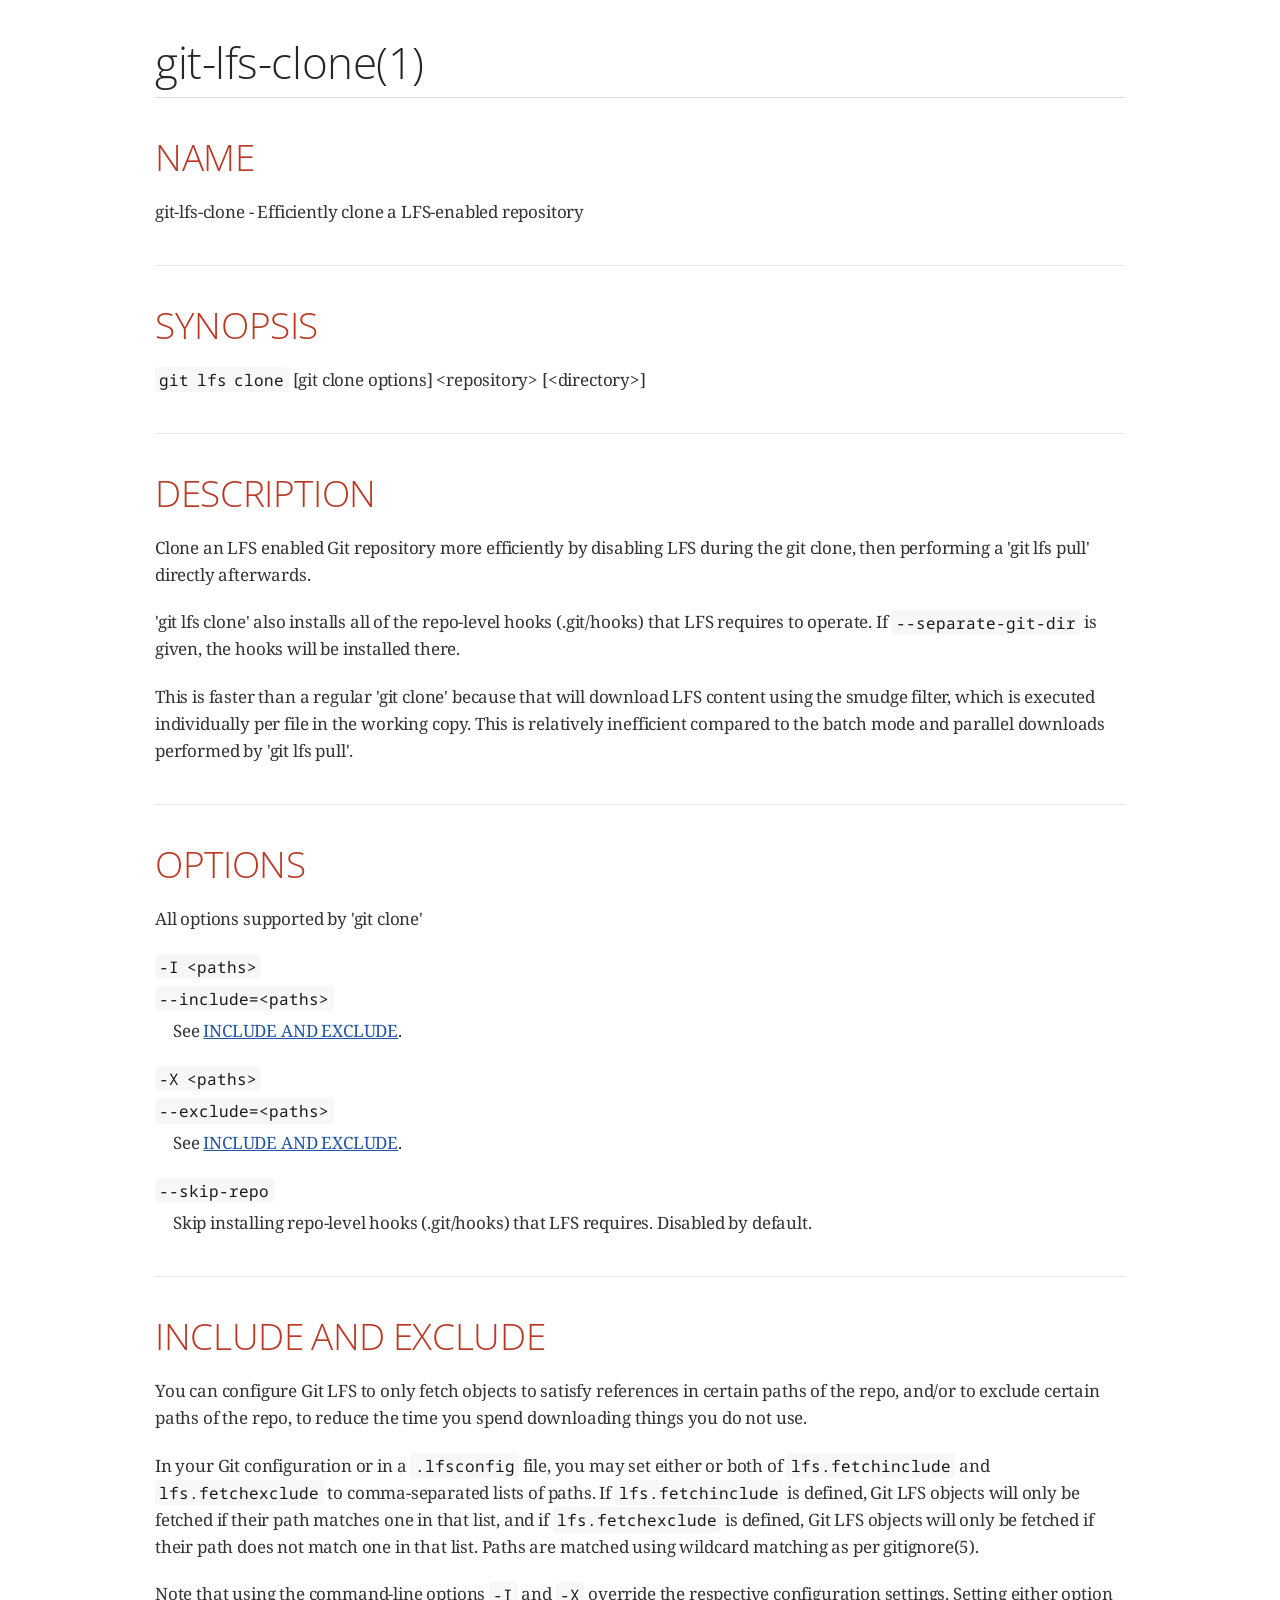
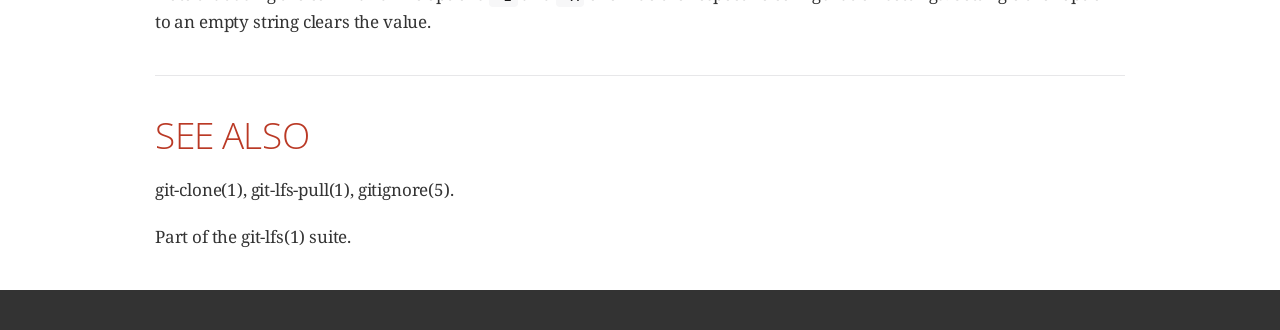
<file: git-lfs-3.4.0/man/html/git-lfs-clone.1.html>
<!DOCTYPE html>
<html lang="en">
<head>
<meta charset="UTF-8">
<meta http-equiv="X-UA-Compatible" content="IE=edge">
<meta name="viewport" content="width=device-width, initial-scale=1.0">
<meta name="generator" content="Asciidoctor 2.0.20">
<title>git-lfs-clone(1)</title>
<link rel="stylesheet" href="https://fonts.googleapis.com/css?family=Open+Sans:300,300italic,400,400italic,600,600italic%7CNoto+Serif:400,400italic,700,700italic%7CDroid+Sans+Mono:400,700">
<style>
/*! Asciidoctor default stylesheet | MIT License | https://asciidoctor.org */
/* Uncomment the following line when using as a custom stylesheet */
/* @import "https://fonts.googleapis.com/css?family=Open+Sans:300,300italic,400,400italic,600,600italic%7CNoto+Serif:400,400italic,700,700italic%7CDroid+Sans+Mono:400,700"; */
html{font-family:sans-serif;-webkit-text-size-adjust:100%}
a{background:none}
a:focus{outline:thin dotted}
a:active,a:hover{outline:0}
h1{font-size:2em;margin:.67em 0}
b,strong{font-weight:bold}
abbr{font-size:.9em}
abbr[title]{cursor:help;border-bottom:1px dotted #dddddf;text-decoration:none}
dfn{font-style:italic}
hr{height:0}
mark{background:#ff0;color:#000}
code,kbd,pre,samp{font-family:monospace;font-size:1em}
pre{white-space:pre-wrap}
q{quotes:"\201C" "\201D" "\2018" "\2019"}
small{font-size:80%}
sub,sup{font-size:75%;line-height:0;position:relative;vertical-align:baseline}
sup{top:-.5em}
sub{bottom:-.25em}
img{border:0}
svg:not(:root){overflow:hidden}
figure{margin:0}
audio,video{display:inline-block}
audio:not([controls]){display:none;height:0}
fieldset{border:1px solid silver;margin:0 2px;padding:.35em .625em .75em}
legend{border:0;padding:0}
button,input,select,textarea{font-family:inherit;font-size:100%;margin:0}
button,input{line-height:normal}
button,select{text-transform:none}
button,html input[type=button],input[type=reset],input[type=submit]{-webkit-appearance:button;cursor:pointer}
button[disabled],html input[disabled]{cursor:default}
input[type=checkbox],input[type=radio]{padding:0}
button::-moz-focus-inner,input::-moz-focus-inner{border:0;padding:0}
textarea{overflow:auto;vertical-align:top}
table{border-collapse:collapse;border-spacing:0}
*,::before,::after{box-sizing:border-box}
html,body{font-size:100%}
body{background:#fff;color:rgba(0,0,0,.8);padding:0;margin:0;font-family:"Noto Serif","DejaVu Serif",serif;line-height:1;position:relative;cursor:auto;-moz-tab-size:4;-o-tab-size:4;tab-size:4;word-wrap:anywhere;-moz-osx-font-smoothing:grayscale;-webkit-font-smoothing:antialiased}
a:hover{cursor:pointer}
img,object,embed{max-width:100%;height:auto}
object,embed{height:100%}
img{-ms-interpolation-mode:bicubic}
.left{float:left!important}
.right{float:right!important}
.text-left{text-align:left!important}
.text-right{text-align:right!important}
.text-center{text-align:center!important}
.text-justify{text-align:justify!important}
.hide{display:none}
img,object,svg{display:inline-block;vertical-align:middle}
textarea{height:auto;min-height:50px}
select{width:100%}
.subheader,.admonitionblock td.content>.title,.audioblock>.title,.exampleblock>.title,.imageblock>.title,.listingblock>.title,.literalblock>.title,.stemblock>.title,.openblock>.title,.paragraph>.title,.quoteblock>.title,table.tableblock>.title,.verseblock>.title,.videoblock>.title,.dlist>.title,.olist>.title,.ulist>.title,.qlist>.title,.hdlist>.title{line-height:1.45;color:#7a2518;font-weight:400;margin-top:0;margin-bottom:.25em}
div,dl,dt,dd,ul,ol,li,h1,h2,h3,#toctitle,.sidebarblock>.content>.title,h4,h5,h6,pre,form,p,blockquote,th,td{margin:0;padding:0}
a{color:#2156a5;text-decoration:underline;line-height:inherit}
a:hover,a:focus{color:#1d4b8f}
a img{border:0}
p{line-height:1.6;margin-bottom:1.25em;text-rendering:optimizeLegibility}
p aside{font-size:.875em;line-height:1.35;font-style:italic}
h1,h2,h3,#toctitle,.sidebarblock>.content>.title,h4,h5,h6{font-family:"Open Sans","DejaVu Sans",sans-serif;font-weight:300;font-style:normal;color:#ba3925;text-rendering:optimizeLegibility;margin-top:1em;margin-bottom:.5em;line-height:1.0125em}
h1 small,h2 small,h3 small,#toctitle small,.sidebarblock>.content>.title small,h4 small,h5 small,h6 small{font-size:60%;color:#e99b8f;line-height:0}
h1{font-size:2.125em}
h2{font-size:1.6875em}
h3,#toctitle,.sidebarblock>.content>.title{font-size:1.375em}
h4,h5{font-size:1.125em}
h6{font-size:1em}
hr{border:solid #dddddf;border-width:1px 0 0;clear:both;margin:1.25em 0 1.1875em}
em,i{font-style:italic;line-height:inherit}
strong,b{font-weight:bold;line-height:inherit}
small{font-size:60%;line-height:inherit}
code{font-family:"Droid Sans Mono","DejaVu Sans Mono",monospace;font-weight:400;color:rgba(0,0,0,.9)}
ul,ol,dl{line-height:1.6;margin-bottom:1.25em;list-style-position:outside;font-family:inherit}
ul,ol{margin-left:1.5em}
ul li ul,ul li ol{margin-left:1.25em;margin-bottom:0}
ul.circle{list-style-type:circle}
ul.disc{list-style-type:disc}
ul.square{list-style-type:square}
ul.circle ul:not([class]),ul.disc ul:not([class]),ul.square ul:not([class]){list-style:inherit}
ol li ul,ol li ol{margin-left:1.25em;margin-bottom:0}
dl dt{margin-bottom:.3125em;font-weight:bold}
dl dd{margin-bottom:1.25em}
blockquote{margin:0 0 1.25em;padding:.5625em 1.25em 0 1.1875em;border-left:1px solid #ddd}
blockquote,blockquote p{line-height:1.6;color:rgba(0,0,0,.85)}
@media screen and (min-width:768px){h1,h2,h3,#toctitle,.sidebarblock>.content>.title,h4,h5,h6{line-height:1.2}
h1{font-size:2.75em}
h2{font-size:2.3125em}
h3,#toctitle,.sidebarblock>.content>.title{font-size:1.6875em}
h4{font-size:1.4375em}}
table{background:#fff;margin-bottom:1.25em;border:1px solid #dedede;word-wrap:normal}
table thead,table tfoot{background:#f7f8f7}
table thead tr th,table thead tr td,table tfoot tr th,table tfoot tr td{padding:.5em .625em .625em;font-size:inherit;color:rgba(0,0,0,.8);text-align:left}
table tr th,table tr td{padding:.5625em .625em;font-size:inherit;color:rgba(0,0,0,.8)}
table tr.even,table tr.alt{background:#f8f8f7}
table thead tr th,table tfoot tr th,table tbody tr td,table tr td,table tfoot tr td{line-height:1.6}
h1,h2,h3,#toctitle,.sidebarblock>.content>.title,h4,h5,h6{line-height:1.2;word-spacing:-.05em}
h1 strong,h2 strong,h3 strong,#toctitle strong,.sidebarblock>.content>.title strong,h4 strong,h5 strong,h6 strong{font-weight:400}
.center{margin-left:auto;margin-right:auto}
.stretch{width:100%}
.clearfix::before,.clearfix::after,.float-group::before,.float-group::after{content:" ";display:table}
.clearfix::after,.float-group::after{clear:both}
:not(pre).nobreak{word-wrap:normal}
:not(pre).nowrap{white-space:nowrap}
:not(pre).pre-wrap{white-space:pre-wrap}
:not(pre):not([class^=L])>code{font-size:.9375em;font-style:normal!important;letter-spacing:0;padding:.1em .5ex;word-spacing:-.15em;background:#f7f7f8;border-radius:4px;line-height:1.45;text-rendering:optimizeSpeed}
pre{color:rgba(0,0,0,.9);font-family:"Droid Sans Mono","DejaVu Sans Mono",monospace;line-height:1.45;text-rendering:optimizeSpeed}
pre code,pre pre{color:inherit;font-size:inherit;line-height:inherit}
pre>code{display:block}
pre.nowrap,pre.nowrap pre{white-space:pre;word-wrap:normal}
em em{font-style:normal}
strong strong{font-weight:400}
.keyseq{color:rgba(51,51,51,.8)}
kbd{font-family:"Droid Sans Mono","DejaVu Sans Mono",monospace;display:inline-block;color:rgba(0,0,0,.8);font-size:.65em;line-height:1.45;background:#f7f7f7;border:1px solid #ccc;border-radius:3px;box-shadow:0 1px 0 rgba(0,0,0,.2),inset 0 0 0 .1em #fff;margin:0 .15em;padding:.2em .5em;vertical-align:middle;position:relative;top:-.1em;white-space:nowrap}
.keyseq kbd:first-child{margin-left:0}
.keyseq kbd:last-child{margin-right:0}
.menuseq,.menuref{color:#000}
.menuseq b:not(.caret),.menuref{font-weight:inherit}
.menuseq{word-spacing:-.02em}
.menuseq b.caret{font-size:1.25em;line-height:.8}
.menuseq i.caret{font-weight:bold;text-align:center;width:.45em}
b.button::before,b.button::after{position:relative;top:-1px;font-weight:400}
b.button::before{content:"[";padding:0 3px 0 2px}
b.button::after{content:"]";padding:0 2px 0 3px}
p a>code:hover{color:rgba(0,0,0,.9)}
#header,#content,#footnotes,#footer{width:100%;margin:0 auto;max-width:62.5em;*zoom:1;position:relative;padding-left:.9375em;padding-right:.9375em}
#header::before,#header::after,#content::before,#content::after,#footnotes::before,#footnotes::after,#footer::before,#footer::after{content:" ";display:table}
#header::after,#content::after,#footnotes::after,#footer::after{clear:both}
#content{margin-top:1.25em}
#content::before{content:none}
#header>h1:first-child{color:rgba(0,0,0,.85);margin-top:2.25rem;margin-bottom:0}
#header>h1:first-child+#toc{margin-top:8px;border-top:1px solid #dddddf}
#header>h1:only-child,body.toc2 #header>h1:nth-last-child(2){border-bottom:1px solid #dddddf;padding-bottom:8px}
#header .details{border-bottom:1px solid #dddddf;line-height:1.45;padding-top:.25em;padding-bottom:.25em;padding-left:.25em;color:rgba(0,0,0,.6);display:flex;flex-flow:row wrap}
#header .details span:first-child{margin-left:-.125em}
#header .details span.email a{color:rgba(0,0,0,.85)}
#header .details br{display:none}
#header .details br+span::before{content:"\00a0\2013\00a0"}
#header .details br+span.author::before{content:"\00a0\22c5\00a0";color:rgba(0,0,0,.85)}
#header .details br+span#revremark::before{content:"\00a0|\00a0"}
#header #revnumber{text-transform:capitalize}
#header #revnumber::after{content:"\00a0"}
#content>h1:first-child:not([class]){color:rgba(0,0,0,.85);border-bottom:1px solid #dddddf;padding-bottom:8px;margin-top:0;padding-top:1rem;margin-bottom:1.25rem}
#toc{border-bottom:1px solid #e7e7e9;padding-bottom:.5em}
#toc>ul{margin-left:.125em}
#toc ul.sectlevel0>li>a{font-style:italic}
#toc ul.sectlevel0 ul.sectlevel1{margin:.5em 0}
#toc ul{font-family:"Open Sans","DejaVu Sans",sans-serif;list-style-type:none}
#toc li{line-height:1.3334;margin-top:.3334em}
#toc a{text-decoration:none}
#toc a:active{text-decoration:underline}
#toctitle{color:#7a2518;font-size:1.2em}
@media screen and (min-width:768px){#toctitle{font-size:1.375em}
body.toc2{padding-left:15em;padding-right:0}
#toc.toc2{margin-top:0!important;background:#f8f8f7;position:fixed;width:15em;left:0;top:0;border-right:1px solid #e7e7e9;border-top-width:0!important;border-bottom-width:0!important;z-index:1000;padding:1.25em 1em;height:100%;overflow:auto}
#toc.toc2 #toctitle{margin-top:0;margin-bottom:.8rem;font-size:1.2em}
#toc.toc2>ul{font-size:.9em;margin-bottom:0}
#toc.toc2 ul ul{margin-left:0;padding-left:1em}
#toc.toc2 ul.sectlevel0 ul.sectlevel1{padding-left:0;margin-top:.5em;margin-bottom:.5em}
body.toc2.toc-right{padding-left:0;padding-right:15em}
body.toc2.toc-right #toc.toc2{border-right-width:0;border-left:1px solid #e7e7e9;left:auto;right:0}}
@media screen and (min-width:1280px){body.toc2{padding-left:20em;padding-right:0}
#toc.toc2{width:20em}
#toc.toc2 #toctitle{font-size:1.375em}
#toc.toc2>ul{font-size:.95em}
#toc.toc2 ul ul{padding-left:1.25em}
body.toc2.toc-right{padding-left:0;padding-right:20em}}
#content #toc{border:1px solid #e0e0dc;margin-bottom:1.25em;padding:1.25em;background:#f8f8f7;border-radius:4px}
#content #toc>:first-child{margin-top:0}
#content #toc>:last-child{margin-bottom:0}
#footer{max-width:none;background:rgba(0,0,0,.8);padding:1.25em}
#footer-text{color:hsla(0,0%,100%,.8);line-height:1.44}
#content{margin-bottom:.625em}
.sect1{padding-bottom:.625em}
@media screen and (min-width:768px){#content{margin-bottom:1.25em}
.sect1{padding-bottom:1.25em}}
.sect1:last-child{padding-bottom:0}
.sect1+.sect1{border-top:1px solid #e7e7e9}
#content h1>a.anchor,h2>a.anchor,h3>a.anchor,#toctitle>a.anchor,.sidebarblock>.content>.title>a.anchor,h4>a.anchor,h5>a.anchor,h6>a.anchor{position:absolute;z-index:1001;width:1.5ex;margin-left:-1.5ex;display:block;text-decoration:none!important;visibility:hidden;text-align:center;font-weight:400}
#content h1>a.anchor::before,h2>a.anchor::before,h3>a.anchor::before,#toctitle>a.anchor::before,.sidebarblock>.content>.title>a.anchor::before,h4>a.anchor::before,h5>a.anchor::before,h6>a.anchor::before{content:"\00A7";font-size:.85em;display:block;padding-top:.1em}
#content h1:hover>a.anchor,#content h1>a.anchor:hover,h2:hover>a.anchor,h2>a.anchor:hover,h3:hover>a.anchor,#toctitle:hover>a.anchor,.sidebarblock>.content>.title:hover>a.anchor,h3>a.anchor:hover,#toctitle>a.anchor:hover,.sidebarblock>.content>.title>a.anchor:hover,h4:hover>a.anchor,h4>a.anchor:hover,h5:hover>a.anchor,h5>a.anchor:hover,h6:hover>a.anchor,h6>a.anchor:hover{visibility:visible}
#content h1>a.link,h2>a.link,h3>a.link,#toctitle>a.link,.sidebarblock>.content>.title>a.link,h4>a.link,h5>a.link,h6>a.link{color:#ba3925;text-decoration:none}
#content h1>a.link:hover,h2>a.link:hover,h3>a.link:hover,#toctitle>a.link:hover,.sidebarblock>.content>.title>a.link:hover,h4>a.link:hover,h5>a.link:hover,h6>a.link:hover{color:#a53221}
details,.audioblock,.imageblock,.literalblock,.listingblock,.stemblock,.videoblock{margin-bottom:1.25em}
details{margin-left:1.25rem}
details>summary{cursor:pointer;display:block;position:relative;line-height:1.6;margin-bottom:.625rem;outline:none;-webkit-tap-highlight-color:transparent}
details>summary::-webkit-details-marker{display:none}
details>summary::before{content:"";border:solid transparent;border-left:solid;border-width:.3em 0 .3em .5em;position:absolute;top:.5em;left:-1.25rem;transform:translateX(15%)}
details[open]>summary::before{border:solid transparent;border-top:solid;border-width:.5em .3em 0;transform:translateY(15%)}
details>summary::after{content:"";width:1.25rem;height:1em;position:absolute;top:.3em;left:-1.25rem}
.admonitionblock td.content>.title,.audioblock>.title,.exampleblock>.title,.imageblock>.title,.listingblock>.title,.literalblock>.title,.stemblock>.title,.openblock>.title,.paragraph>.title,.quoteblock>.title,table.tableblock>.title,.verseblock>.title,.videoblock>.title,.dlist>.title,.olist>.title,.ulist>.title,.qlist>.title,.hdlist>.title{text-rendering:optimizeLegibility;text-align:left;font-family:"Noto Serif","DejaVu Serif",serif;font-size:1rem;font-style:italic}
table.tableblock.fit-content>caption.title{white-space:nowrap;width:0}
.paragraph.lead>p,#preamble>.sectionbody>[class=paragraph]:first-of-type p{font-size:1.21875em;line-height:1.6;color:rgba(0,0,0,.85)}
.admonitionblock>table{border-collapse:separate;border:0;background:none;width:100%}
.admonitionblock>table td.icon{text-align:center;width:80px}
.admonitionblock>table td.icon img{max-width:none}
.admonitionblock>table td.icon .title{font-weight:bold;font-family:"Open Sans","DejaVu Sans",sans-serif;text-transform:uppercase}
.admonitionblock>table td.content{padding-left:1.125em;padding-right:1.25em;border-left:1px solid #dddddf;color:rgba(0,0,0,.6);word-wrap:anywhere}
.admonitionblock>table td.content>:last-child>:last-child{margin-bottom:0}
.exampleblock>.content{border:1px solid #e6e6e6;margin-bottom:1.25em;padding:1.25em;background:#fff;border-radius:4px}
.sidebarblock{border:1px solid #dbdbd6;margin-bottom:1.25em;padding:1.25em;background:#f3f3f2;border-radius:4px}
.sidebarblock>.content>.title{color:#7a2518;margin-top:0;text-align:center}
.exampleblock>.content>:first-child,.sidebarblock>.content>:first-child{margin-top:0}
.exampleblock>.content>:last-child,.exampleblock>.content>:last-child>:last-child,.exampleblock>.content .olist>ol>li:last-child>:last-child,.exampleblock>.content .ulist>ul>li:last-child>:last-child,.exampleblock>.content .qlist>ol>li:last-child>:last-child,.sidebarblock>.content>:last-child,.sidebarblock>.content>:last-child>:last-child,.sidebarblock>.content .olist>ol>li:last-child>:last-child,.sidebarblock>.content .ulist>ul>li:last-child>:last-child,.sidebarblock>.content .qlist>ol>li:last-child>:last-child{margin-bottom:0}
.literalblock pre,.listingblock>.content>pre{border-radius:4px;overflow-x:auto;padding:1em;font-size:.8125em}
@media screen and (min-width:768px){.literalblock pre,.listingblock>.content>pre{font-size:.90625em}}
@media screen and (min-width:1280px){.literalblock pre,.listingblock>.content>pre{font-size:1em}}
.literalblock pre,.listingblock>.content>pre:not(.highlight),.listingblock>.content>pre[class=highlight],.listingblock>.content>pre[class^="highlight "]{background:#f7f7f8}
.literalblock.output pre{color:#f7f7f8;background:rgba(0,0,0,.9)}
.listingblock>.content{position:relative}
.listingblock code[data-lang]::before{display:none;content:attr(data-lang);position:absolute;font-size:.75em;top:.425rem;right:.5rem;line-height:1;text-transform:uppercase;color:inherit;opacity:.5}
.listingblock:hover code[data-lang]::before{display:block}
.listingblock.terminal pre .command::before{content:attr(data-prompt);padding-right:.5em;color:inherit;opacity:.5}
.listingblock.terminal pre .command:not([data-prompt])::before{content:"$"}
.listingblock pre.highlightjs{padding:0}
.listingblock pre.highlightjs>code{padding:1em;border-radius:4px}
.listingblock pre.prettyprint{border-width:0}
.prettyprint{background:#f7f7f8}
pre.prettyprint .linenums{line-height:1.45;margin-left:2em}
pre.prettyprint li{background:none;list-style-type:inherit;padding-left:0}
pre.prettyprint li code[data-lang]::before{opacity:1}
pre.prettyprint li:not(:first-child) code[data-lang]::before{display:none}
table.linenotable{border-collapse:separate;border:0;margin-bottom:0;background:none}
table.linenotable td[class]{color:inherit;vertical-align:top;padding:0;line-height:inherit;white-space:normal}
table.linenotable td.code{padding-left:.75em}
table.linenotable td.linenos,pre.pygments .linenos{border-right:1px solid;opacity:.35;padding-right:.5em;-webkit-user-select:none;-moz-user-select:none;-ms-user-select:none;user-select:none}
pre.pygments span.linenos{display:inline-block;margin-right:.75em}
.quoteblock{margin:0 1em 1.25em 1.5em;display:table}
.quoteblock:not(.excerpt)>.title{margin-left:-1.5em;margin-bottom:.75em}
.quoteblock blockquote,.quoteblock p{color:rgba(0,0,0,.85);font-size:1.15rem;line-height:1.75;word-spacing:.1em;letter-spacing:0;font-style:italic;text-align:justify}
.quoteblock blockquote{margin:0;padding:0;border:0}
.quoteblock blockquote::before{content:"\201c";float:left;font-size:2.75em;font-weight:bold;line-height:.6em;margin-left:-.6em;color:#7a2518;text-shadow:0 1px 2px rgba(0,0,0,.1)}
.quoteblock blockquote>.paragraph:last-child p{margin-bottom:0}
.quoteblock .attribution{margin-top:.75em;margin-right:.5ex;text-align:right}
.verseblock{margin:0 1em 1.25em}
.verseblock pre{font-family:"Open Sans","DejaVu Sans",sans-serif;font-size:1.15rem;color:rgba(0,0,0,.85);font-weight:300;text-rendering:optimizeLegibility}
.verseblock pre strong{font-weight:400}
.verseblock .attribution{margin-top:1.25rem;margin-left:.5ex}
.quoteblock .attribution,.verseblock .attribution{font-size:.9375em;line-height:1.45;font-style:italic}
.quoteblock .attribution br,.verseblock .attribution br{display:none}
.quoteblock .attribution cite,.verseblock .attribution cite{display:block;letter-spacing:-.025em;color:rgba(0,0,0,.6)}
.quoteblock.abstract blockquote::before,.quoteblock.excerpt blockquote::before,.quoteblock .quoteblock blockquote::before{display:none}
.quoteblock.abstract blockquote,.quoteblock.abstract p,.quoteblock.excerpt blockquote,.quoteblock.excerpt p,.quoteblock .quoteblock blockquote,.quoteblock .quoteblock p{line-height:1.6;word-spacing:0}
.quoteblock.abstract{margin:0 1em 1.25em;display:block}
.quoteblock.abstract>.title{margin:0 0 .375em;font-size:1.15em;text-align:center}
.quoteblock.excerpt>blockquote,.quoteblock .quoteblock{padding:0 0 .25em 1em;border-left:.25em solid #dddddf}
.quoteblock.excerpt,.quoteblock .quoteblock{margin-left:0}
.quoteblock.excerpt blockquote,.quoteblock.excerpt p,.quoteblock .quoteblock blockquote,.quoteblock .quoteblock p{color:inherit;font-size:1.0625rem}
.quoteblock.excerpt .attribution,.quoteblock .quoteblock .attribution{color:inherit;font-size:.85rem;text-align:left;margin-right:0}
p.tableblock:last-child{margin-bottom:0}
td.tableblock>.content{margin-bottom:1.25em;word-wrap:anywhere}
td.tableblock>.content>:last-child{margin-bottom:-1.25em}
table.tableblock,th.tableblock,td.tableblock{border:0 solid #dedede}
table.grid-all>*>tr>*{border-width:1px}
table.grid-cols>*>tr>*{border-width:0 1px}
table.grid-rows>*>tr>*{border-width:1px 0}
table.frame-all{border-width:1px}
table.frame-ends{border-width:1px 0}
table.frame-sides{border-width:0 1px}
table.frame-none>colgroup+*>:first-child>*,table.frame-sides>colgroup+*>:first-child>*{border-top-width:0}
table.frame-none>:last-child>:last-child>*,table.frame-sides>:last-child>:last-child>*{border-bottom-width:0}
table.frame-none>*>tr>:first-child,table.frame-ends>*>tr>:first-child{border-left-width:0}
table.frame-none>*>tr>:last-child,table.frame-ends>*>tr>:last-child{border-right-width:0}
table.stripes-all>*>tr,table.stripes-odd>*>tr:nth-of-type(odd),table.stripes-even>*>tr:nth-of-type(even),table.stripes-hover>*>tr:hover{background:#f8f8f7}
th.halign-left,td.halign-left{text-align:left}
th.halign-right,td.halign-right{text-align:right}
th.halign-center,td.halign-center{text-align:center}
th.valign-top,td.valign-top{vertical-align:top}
th.valign-bottom,td.valign-bottom{vertical-align:bottom}
th.valign-middle,td.valign-middle{vertical-align:middle}
table thead th,table tfoot th{font-weight:bold}
tbody tr th{background:#f7f8f7}
tbody tr th,tbody tr th p,tfoot tr th,tfoot tr th p{color:rgba(0,0,0,.8);font-weight:bold}
p.tableblock>code:only-child{background:none;padding:0}
p.tableblock{font-size:1em}
ol{margin-left:1.75em}
ul li ol{margin-left:1.5em}
dl dd{margin-left:1.125em}
dl dd:last-child,dl dd:last-child>:last-child{margin-bottom:0}
li p,ul dd,ol dd,.olist .olist,.ulist .ulist,.ulist .olist,.olist .ulist{margin-bottom:.625em}
ul.checklist,ul.none,ol.none,ul.no-bullet,ol.no-bullet,ol.unnumbered,ul.unstyled,ol.unstyled{list-style-type:none}
ul.no-bullet,ol.no-bullet,ol.unnumbered{margin-left:.625em}
ul.unstyled,ol.unstyled{margin-left:0}
li>p:empty:only-child::before{content:"";display:inline-block}
ul.checklist>li>p:first-child{margin-left:-1em}
ul.checklist>li>p:first-child>.fa-square-o:first-child,ul.checklist>li>p:first-child>.fa-check-square-o:first-child{width:1.25em;font-size:.8em;position:relative;bottom:.125em}
ul.checklist>li>p:first-child>input[type=checkbox]:first-child{margin-right:.25em}
ul.inline{display:flex;flex-flow:row wrap;list-style:none;margin:0 0 .625em -1.25em}
ul.inline>li{margin-left:1.25em}
.unstyled dl dt{font-weight:400;font-style:normal}
ol.arabic{list-style-type:decimal}
ol.decimal{list-style-type:decimal-leading-zero}
ol.loweralpha{list-style-type:lower-alpha}
ol.upperalpha{list-style-type:upper-alpha}
ol.lowerroman{list-style-type:lower-roman}
ol.upperroman{list-style-type:upper-roman}
ol.lowergreek{list-style-type:lower-greek}
.hdlist>table,.colist>table{border:0;background:none}
.hdlist>table>tbody>tr,.colist>table>tbody>tr{background:none}
td.hdlist1,td.hdlist2{vertical-align:top;padding:0 .625em}
td.hdlist1{font-weight:bold;padding-bottom:1.25em}
td.hdlist2{word-wrap:anywhere}
.literalblock+.colist,.listingblock+.colist{margin-top:-.5em}
.colist td:not([class]):first-child{padding:.4em .75em 0;line-height:1;vertical-align:top}
.colist td:not([class]):first-child img{max-width:none}
.colist td:not([class]):last-child{padding:.25em 0}
.thumb,.th{line-height:0;display:inline-block;border:4px solid #fff;box-shadow:0 0 0 1px #ddd}
.imageblock.left{margin:.25em .625em 1.25em 0}
.imageblock.right{margin:.25em 0 1.25em .625em}
.imageblock>.title{margin-bottom:0}
.imageblock.thumb,.imageblock.th{border-width:6px}
.imageblock.thumb>.title,.imageblock.th>.title{padding:0 .125em}
.image.left,.image.right{margin-top:.25em;margin-bottom:.25em;display:inline-block;line-height:0}
.image.left{margin-right:.625em}
.image.right{margin-left:.625em}
a.image{text-decoration:none;display:inline-block}
a.image object{pointer-events:none}
sup.footnote,sup.footnoteref{font-size:.875em;position:static;vertical-align:super}
sup.footnote a,sup.footnoteref a{text-decoration:none}
sup.footnote a:active,sup.footnoteref a:active{text-decoration:underline}
#footnotes{padding-top:.75em;padding-bottom:.75em;margin-bottom:.625em}
#footnotes hr{width:20%;min-width:6.25em;margin:-.25em 0 .75em;border-width:1px 0 0}
#footnotes .footnote{padding:0 .375em 0 .225em;line-height:1.3334;font-size:.875em;margin-left:1.2em;margin-bottom:.2em}
#footnotes .footnote a:first-of-type{font-weight:bold;text-decoration:none;margin-left:-1.05em}
#footnotes .footnote:last-of-type{margin-bottom:0}
#content #footnotes{margin-top:-.625em;margin-bottom:0;padding:.75em 0}
div.unbreakable{page-break-inside:avoid}
.big{font-size:larger}
.small{font-size:smaller}
.underline{text-decoration:underline}
.overline{text-decoration:overline}
.line-through{text-decoration:line-through}
.aqua{color:#00bfbf}
.aqua-background{background:#00fafa}
.black{color:#000}
.black-background{background:#000}
.blue{color:#0000bf}
.blue-background{background:#0000fa}
.fuchsia{color:#bf00bf}
.fuchsia-background{background:#fa00fa}
.gray{color:#606060}
.gray-background{background:#7d7d7d}
.green{color:#006000}
.green-background{background:#007d00}
.lime{color:#00bf00}
.lime-background{background:#00fa00}
.maroon{color:#600000}
.maroon-background{background:#7d0000}
.navy{color:#000060}
.navy-background{background:#00007d}
.olive{color:#606000}
.olive-background{background:#7d7d00}
.purple{color:#600060}
.purple-background{background:#7d007d}
.red{color:#bf0000}
.red-background{background:#fa0000}
.silver{color:#909090}
.silver-background{background:#bcbcbc}
.teal{color:#006060}
.teal-background{background:#007d7d}
.white{color:#bfbfbf}
.white-background{background:#fafafa}
.yellow{color:#bfbf00}
.yellow-background{background:#fafa00}
span.icon>.fa{cursor:default}
a span.icon>.fa{cursor:inherit}
.admonitionblock td.icon [class^="fa icon-"]{font-size:2.5em;text-shadow:1px 1px 2px rgba(0,0,0,.5);cursor:default}
.admonitionblock td.icon .icon-note::before{content:"\f05a";color:#19407c}
.admonitionblock td.icon .icon-tip::before{content:"\f0eb";text-shadow:1px 1px 2px rgba(155,155,0,.8);color:#111}
.admonitionblock td.icon .icon-warning::before{content:"\f071";color:#bf6900}
.admonitionblock td.icon .icon-caution::before{content:"\f06d";color:#bf3400}
.admonitionblock td.icon .icon-important::before{content:"\f06a";color:#bf0000}
.conum[data-value]{display:inline-block;color:#fff!important;background:rgba(0,0,0,.8);border-radius:50%;text-align:center;font-size:.75em;width:1.67em;height:1.67em;line-height:1.67em;font-family:"Open Sans","DejaVu Sans",sans-serif;font-style:normal;font-weight:bold}
.conum[data-value] *{color:#fff!important}
.conum[data-value]+b{display:none}
.conum[data-value]::after{content:attr(data-value)}
pre .conum[data-value]{position:relative;top:-.125em}
b.conum *{color:inherit!important}
.conum:not([data-value]):empty{display:none}
dt,th.tableblock,td.content,div.footnote{text-rendering:optimizeLegibility}
h1,h2,p,td.content,span.alt,summary{letter-spacing:-.01em}
p strong,td.content strong,div.footnote strong{letter-spacing:-.005em}
p,blockquote,dt,td.content,td.hdlist1,span.alt,summary{font-size:1.0625rem}
p{margin-bottom:1.25rem}
.sidebarblock p,.sidebarblock dt,.sidebarblock td.content,p.tableblock{font-size:1em}
.exampleblock>.content{background:#fffef7;border-color:#e0e0dc;box-shadow:0 1px 4px #e0e0dc}
.print-only{display:none!important}
@page{margin:1.25cm .75cm}
@media print{*{box-shadow:none!important;text-shadow:none!important}
html{font-size:80%}
a{color:inherit!important;text-decoration:underline!important}
a.bare,a[href^="#"],a[href^="mailto:"]{text-decoration:none!important}
a[href^="http:"]:not(.bare)::after,a[href^="https:"]:not(.bare)::after{content:"(" attr(href) ")";display:inline-block;font-size:.875em;padding-left:.25em}
abbr[title]{border-bottom:1px dotted}
abbr[title]::after{content:" (" attr(title) ")"}
pre,blockquote,tr,img,object,svg{page-break-inside:avoid}
thead{display:table-header-group}
svg{max-width:100%}
p,blockquote,dt,td.content{font-size:1em;orphans:3;widows:3}
h2,h3,#toctitle,.sidebarblock>.content>.title{page-break-after:avoid}
#header,#content,#footnotes,#footer{max-width:none}
#toc,.sidebarblock,.exampleblock>.content{background:none!important}
#toc{border-bottom:1px solid #dddddf!important;padding-bottom:0!important}
body.book #header{text-align:center}
body.book #header>h1:first-child{border:0!important;margin:2.5em 0 1em}
body.book #header .details{border:0!important;display:block;padding:0!important}
body.book #header .details span:first-child{margin-left:0!important}
body.book #header .details br{display:block}
body.book #header .details br+span::before{content:none!important}
body.book #toc{border:0!important;text-align:left!important;padding:0!important;margin:0!important}
body.book #toc,body.book #preamble,body.book h1.sect0,body.book .sect1>h2{page-break-before:always}
.listingblock code[data-lang]::before{display:block}
#footer{padding:0 .9375em}
.hide-on-print{display:none!important}
.print-only{display:block!important}
.hide-for-print{display:none!important}
.show-for-print{display:inherit!important}}
@media amzn-kf8,print{#header>h1:first-child{margin-top:1.25rem}
.sect1{padding:0!important}
.sect1+.sect1{border:0}
#footer{background:none}
#footer-text{color:rgba(0,0,0,.6);font-size:.9em}}
@media amzn-kf8{#header,#content,#footnotes,#footer{padding:0}}
</style>
</head>
<body class="article">
<div id="header">
<h1>git-lfs-clone(1)</h1>
</div>
<div id="content">
<div class="sect1">
<h2 id="_name">NAME</h2>
<div class="sectionbody">
<div class="paragraph">
<p>git-lfs-clone - Efficiently clone a LFS-enabled repository</p>
</div>
</div>
</div>
<div class="sect1">
<h2 id="_synopsis">SYNOPSIS</h2>
<div class="sectionbody">
<div class="paragraph">
<p><code>git lfs clone</code> [git clone options] &lt;repository&gt; [&lt;directory&gt;]</p>
</div>
</div>
</div>
<div class="sect1">
<h2 id="_description">DESCRIPTION</h2>
<div class="sectionbody">
<div class="paragraph">
<p>Clone an LFS enabled Git repository more efficiently by disabling LFS
during the git clone, then performing a 'git lfs pull' directly
afterwards.</p>
</div>
<div class="paragraph">
<p>'git lfs clone' also installs all of the repo-level hooks (.git/hooks)
that LFS requires to operate. If <code>--separate-git-dir</code> is given, the
hooks will be installed there.</p>
</div>
<div class="paragraph">
<p>This is faster than a regular 'git clone' because that will download LFS
content using the smudge filter, which is executed individually per file
in the working copy. This is relatively inefficient compared to the
batch mode and parallel downloads performed by 'git lfs pull'.</p>
</div>
</div>
</div>
<div class="sect1">
<h2 id="_options">OPTIONS</h2>
<div class="sectionbody">
<div class="paragraph">
<p>All options supported by 'git clone'</p>
</div>
<div class="dlist">
<dl>
<dt class="hdlist1"><code>-I &lt;paths&gt;</code></dt>
<dt class="hdlist1"><code>--include=&lt;paths&gt;</code></dt>
<dd>
<p>See <a href="#_include_and_exclude">INCLUDE AND EXCLUDE</a>.</p>
</dd>
<dt class="hdlist1"><code>-X &lt;paths&gt;</code></dt>
<dt class="hdlist1"><code>--exclude=&lt;paths&gt;</code></dt>
<dd>
<p>See <a href="#_include_and_exclude">INCLUDE AND EXCLUDE</a>.</p>
</dd>
<dt class="hdlist1"><code>--skip-repo</code></dt>
<dd>
<p>Skip installing repo-level hooks (.git/hooks) that LFS
requires. Disabled by default.</p>
</dd>
</dl>
</div>
</div>
</div>
<div class="sect1">
<h2 id="_include_and_exclude">INCLUDE AND EXCLUDE</h2>
<div class="sectionbody">
<div class="paragraph">
<p>You can configure Git LFS to only fetch objects to satisfy references in
certain paths of the repo, and/or to exclude certain paths of the repo,
to reduce the time you spend downloading things you do not use.</p>
</div>
<div class="paragraph">
<p>In your Git configuration or in a <code>.lfsconfig</code> file, you may set either
or both of <code>lfs.fetchinclude</code> and <code>lfs.fetchexclude</code> to comma-separated
lists of paths. If <code>lfs.fetchinclude</code> is defined, Git LFS objects will
only be fetched if their path matches one in that list, and if
<code>lfs.fetchexclude</code> is defined, Git LFS objects will only be fetched if
their path does not match one in that list. Paths are matched using
wildcard matching as per gitignore(5).</p>
</div>
<div class="paragraph">
<p>Note that using the command-line options <code>-I</code> and <code>-X</code> override the
respective configuration settings. Setting either option to an empty
string clears the value.</p>
</div>
</div>
</div>
<div class="sect1">
<h2 id="_see_also">SEE ALSO</h2>
<div class="sectionbody">
<div class="paragraph">
<p>git-clone(1), git-lfs-pull(1), gitignore(5).</p>
</div>
<div class="paragraph">
<p>Part of the git-lfs(1) suite.</p>
</div>
</div>
</div>
</div>
<div id="footer">
<div id="footer-text">
</div>
</div>
</body>
</html>
</file>
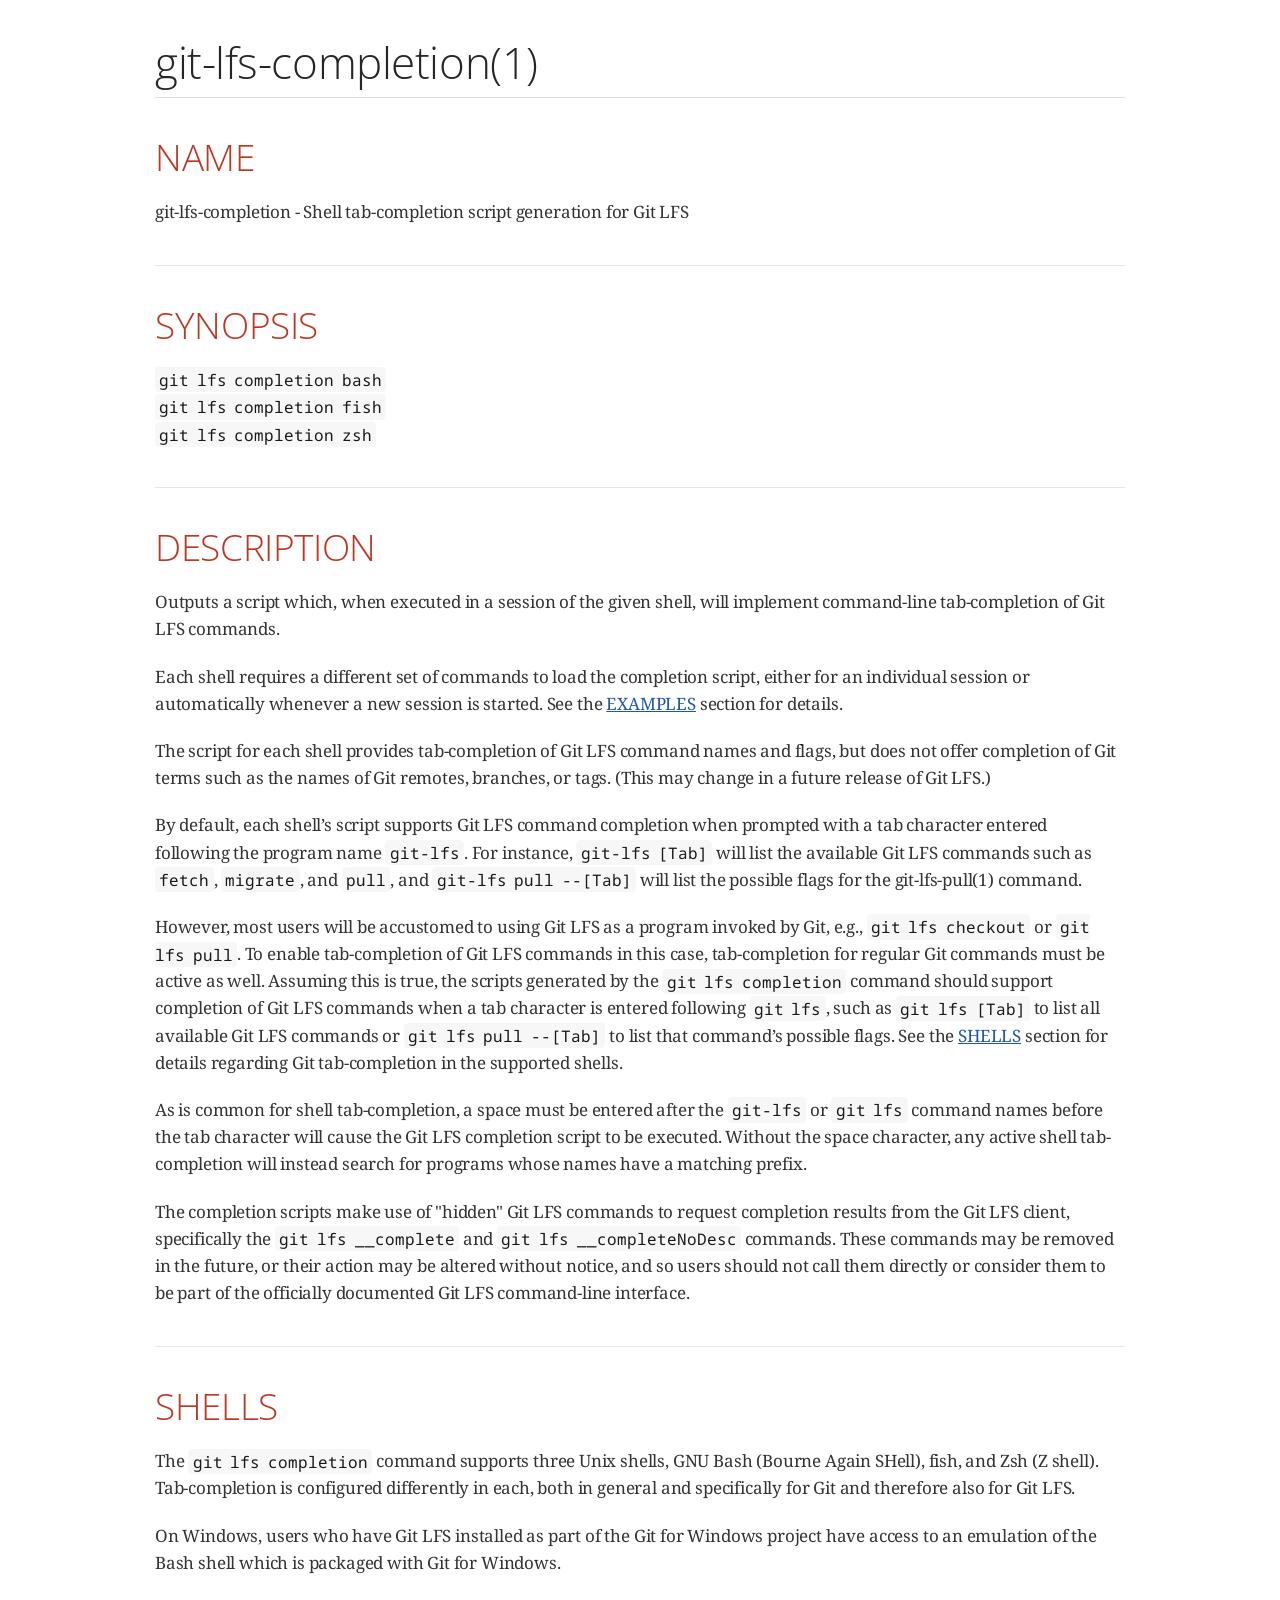
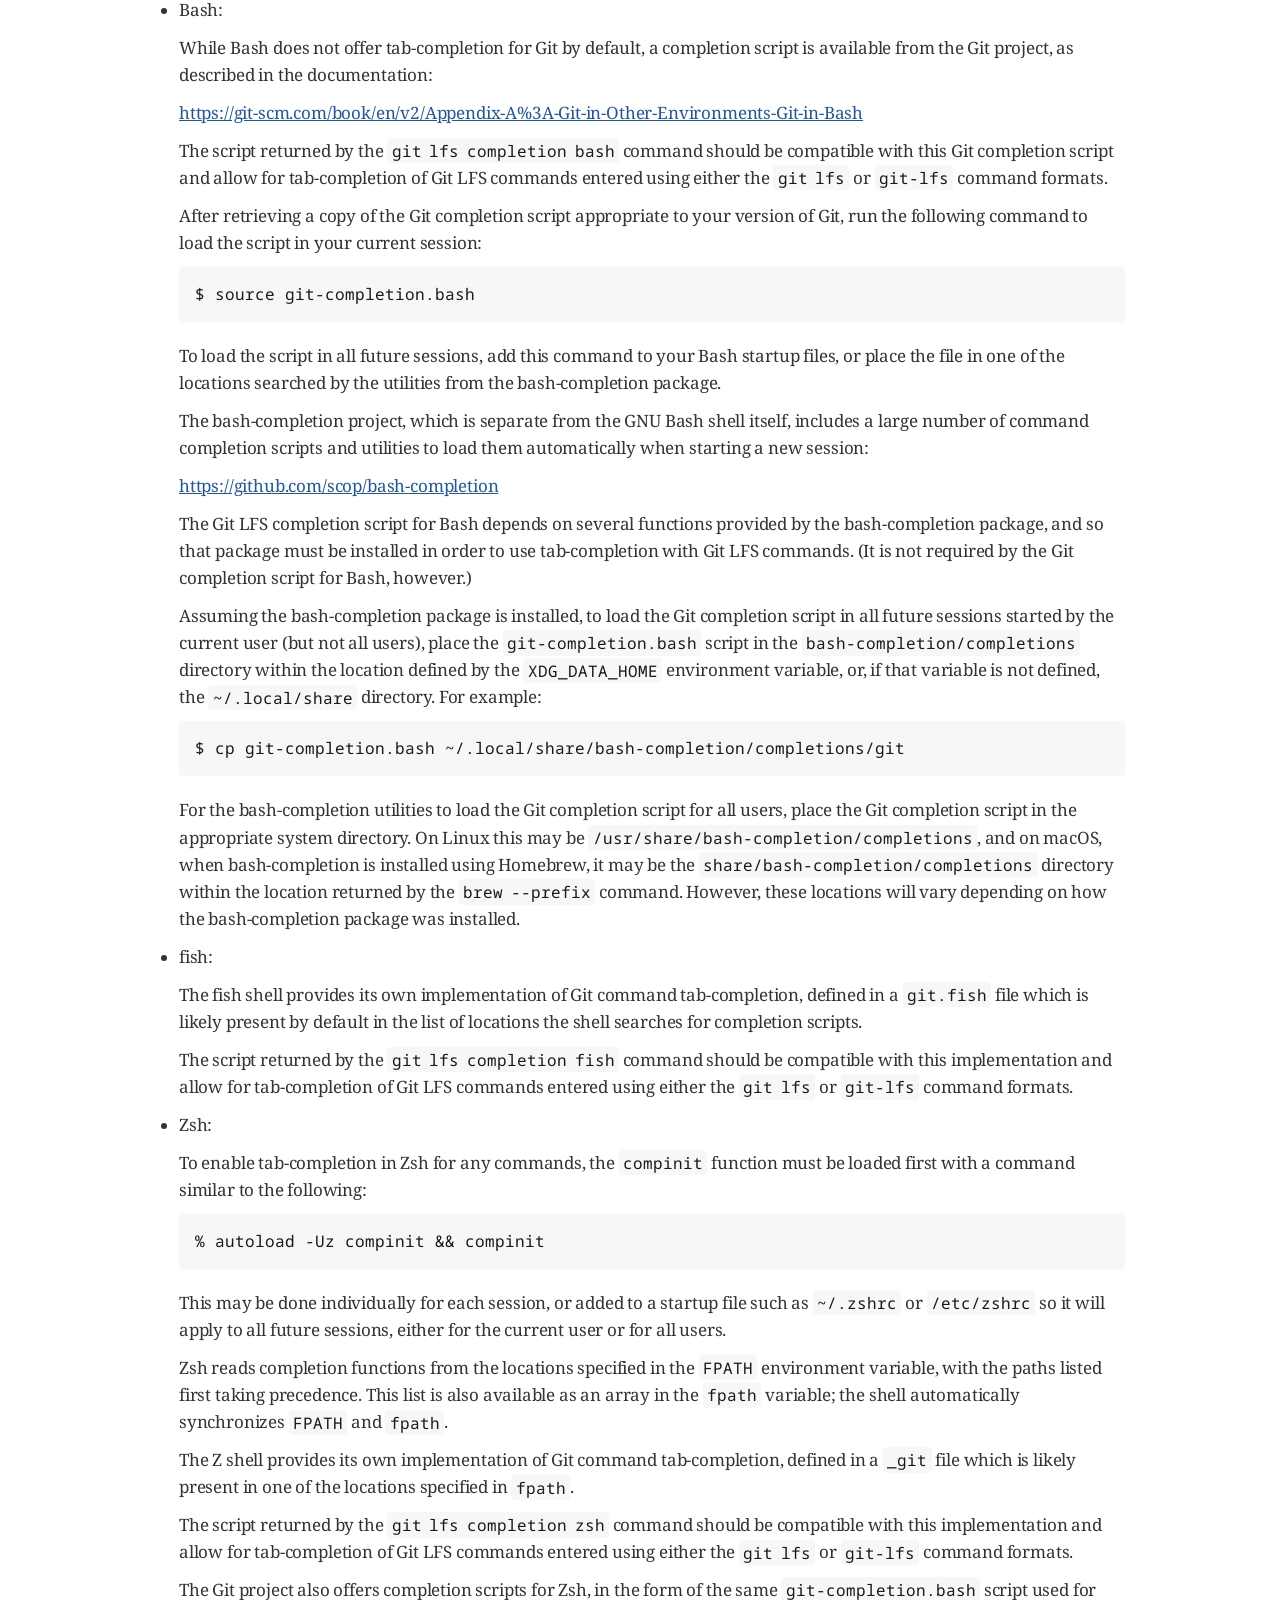
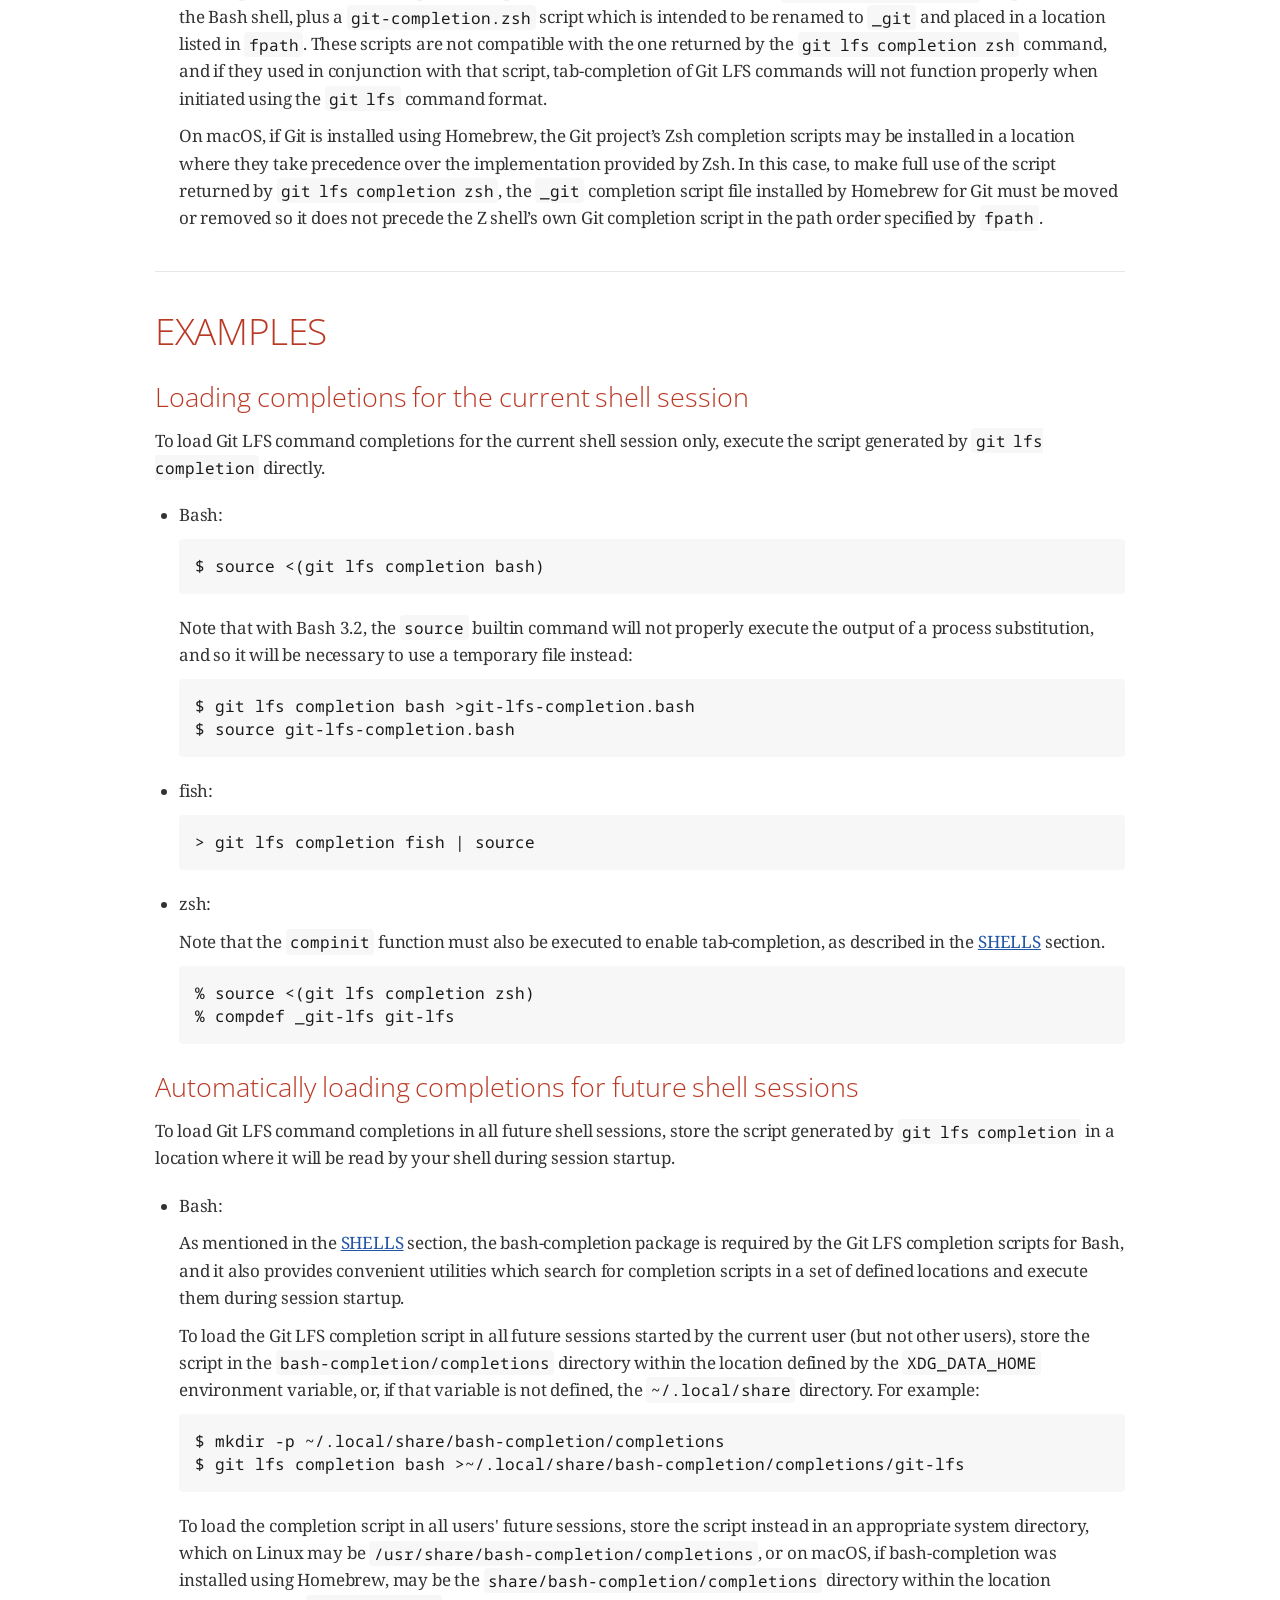
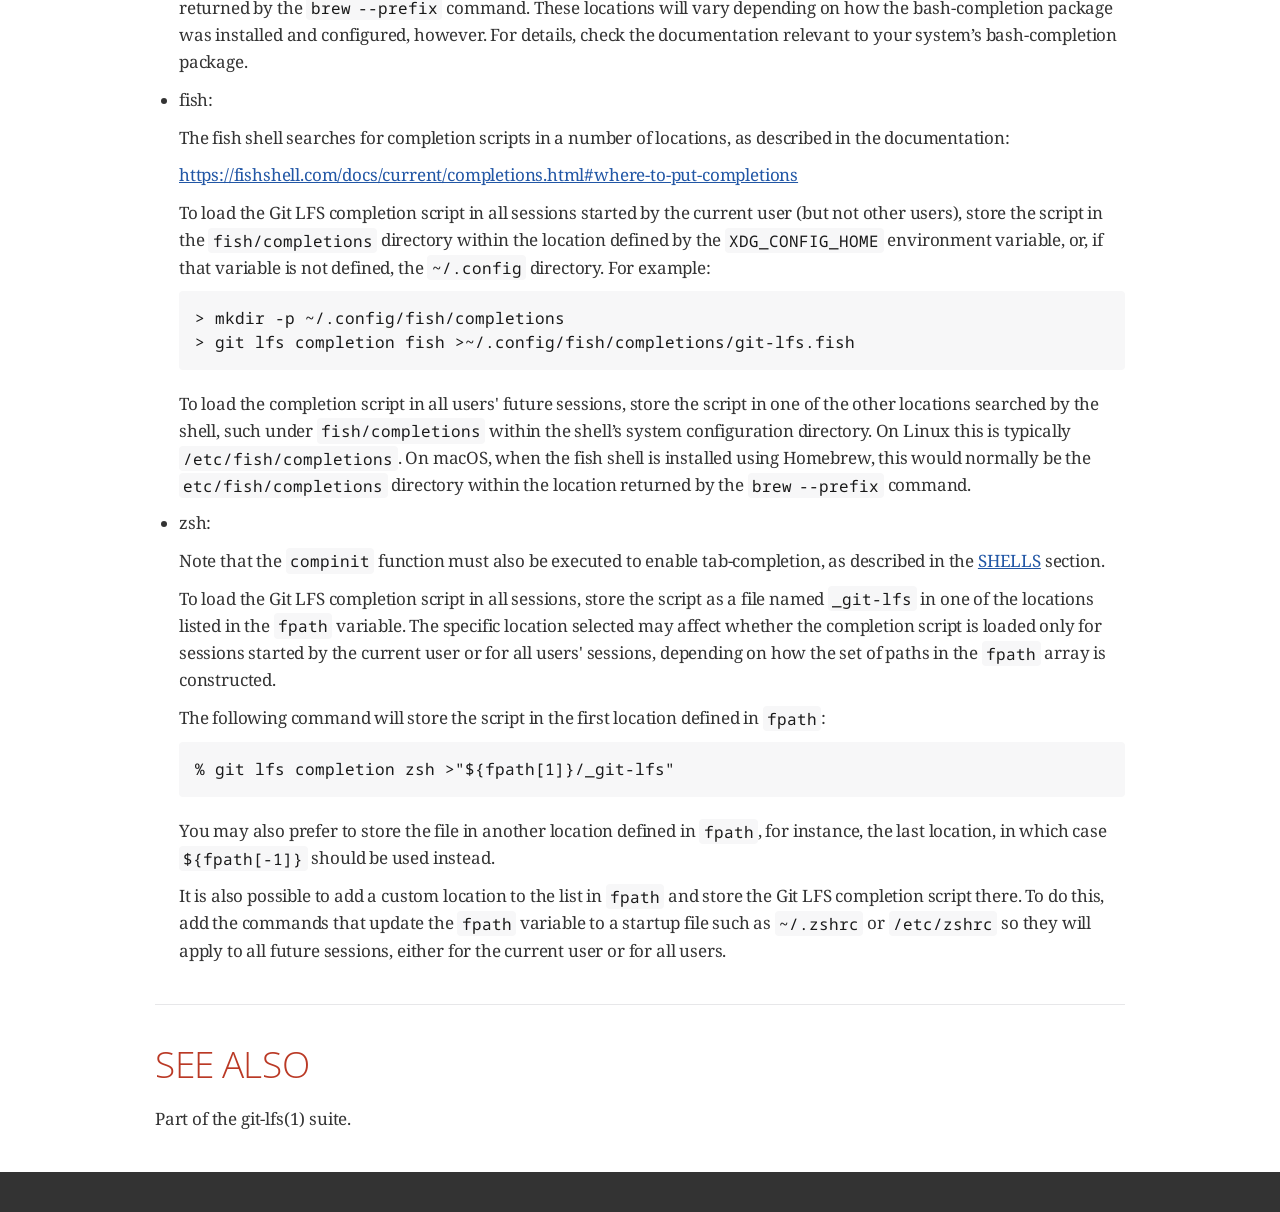
<file: git-lfs-3.4.0/man/html/git-lfs-completion.1.html>
<!DOCTYPE html>
<html lang="en">
<head>
<meta charset="UTF-8">
<meta http-equiv="X-UA-Compatible" content="IE=edge">
<meta name="viewport" content="width=device-width, initial-scale=1.0">
<meta name="generator" content="Asciidoctor 2.0.20">
<title>git-lfs-completion(1)</title>
<link rel="stylesheet" href="https://fonts.googleapis.com/css?family=Open+Sans:300,300italic,400,400italic,600,600italic%7CNoto+Serif:400,400italic,700,700italic%7CDroid+Sans+Mono:400,700">
<style>
/*! Asciidoctor default stylesheet | MIT License | https://asciidoctor.org */
/* Uncomment the following line when using as a custom stylesheet */
/* @import "https://fonts.googleapis.com/css?family=Open+Sans:300,300italic,400,400italic,600,600italic%7CNoto+Serif:400,400italic,700,700italic%7CDroid+Sans+Mono:400,700"; */
html{font-family:sans-serif;-webkit-text-size-adjust:100%}
a{background:none}
a:focus{outline:thin dotted}
a:active,a:hover{outline:0}
h1{font-size:2em;margin:.67em 0}
b,strong{font-weight:bold}
abbr{font-size:.9em}
abbr[title]{cursor:help;border-bottom:1px dotted #dddddf;text-decoration:none}
dfn{font-style:italic}
hr{height:0}
mark{background:#ff0;color:#000}
code,kbd,pre,samp{font-family:monospace;font-size:1em}
pre{white-space:pre-wrap}
q{quotes:"\201C" "\201D" "\2018" "\2019"}
small{font-size:80%}
sub,sup{font-size:75%;line-height:0;position:relative;vertical-align:baseline}
sup{top:-.5em}
sub{bottom:-.25em}
img{border:0}
svg:not(:root){overflow:hidden}
figure{margin:0}
audio,video{display:inline-block}
audio:not([controls]){display:none;height:0}
fieldset{border:1px solid silver;margin:0 2px;padding:.35em .625em .75em}
legend{border:0;padding:0}
button,input,select,textarea{font-family:inherit;font-size:100%;margin:0}
button,input{line-height:normal}
button,select{text-transform:none}
button,html input[type=button],input[type=reset],input[type=submit]{-webkit-appearance:button;cursor:pointer}
button[disabled],html input[disabled]{cursor:default}
input[type=checkbox],input[type=radio]{padding:0}
button::-moz-focus-inner,input::-moz-focus-inner{border:0;padding:0}
textarea{overflow:auto;vertical-align:top}
table{border-collapse:collapse;border-spacing:0}
*,::before,::after{box-sizing:border-box}
html,body{font-size:100%}
body{background:#fff;color:rgba(0,0,0,.8);padding:0;margin:0;font-family:"Noto Serif","DejaVu Serif",serif;line-height:1;position:relative;cursor:auto;-moz-tab-size:4;-o-tab-size:4;tab-size:4;word-wrap:anywhere;-moz-osx-font-smoothing:grayscale;-webkit-font-smoothing:antialiased}
a:hover{cursor:pointer}
img,object,embed{max-width:100%;height:auto}
object,embed{height:100%}
img{-ms-interpolation-mode:bicubic}
.left{float:left!important}
.right{float:right!important}
.text-left{text-align:left!important}
.text-right{text-align:right!important}
.text-center{text-align:center!important}
.text-justify{text-align:justify!important}
.hide{display:none}
img,object,svg{display:inline-block;vertical-align:middle}
textarea{height:auto;min-height:50px}
select{width:100%}
.subheader,.admonitionblock td.content>.title,.audioblock>.title,.exampleblock>.title,.imageblock>.title,.listingblock>.title,.literalblock>.title,.stemblock>.title,.openblock>.title,.paragraph>.title,.quoteblock>.title,table.tableblock>.title,.verseblock>.title,.videoblock>.title,.dlist>.title,.olist>.title,.ulist>.title,.qlist>.title,.hdlist>.title{line-height:1.45;color:#7a2518;font-weight:400;margin-top:0;margin-bottom:.25em}
div,dl,dt,dd,ul,ol,li,h1,h2,h3,#toctitle,.sidebarblock>.content>.title,h4,h5,h6,pre,form,p,blockquote,th,td{margin:0;padding:0}
a{color:#2156a5;text-decoration:underline;line-height:inherit}
a:hover,a:focus{color:#1d4b8f}
a img{border:0}
p{line-height:1.6;margin-bottom:1.25em;text-rendering:optimizeLegibility}
p aside{font-size:.875em;line-height:1.35;font-style:italic}
h1,h2,h3,#toctitle,.sidebarblock>.content>.title,h4,h5,h6{font-family:"Open Sans","DejaVu Sans",sans-serif;font-weight:300;font-style:normal;color:#ba3925;text-rendering:optimizeLegibility;margin-top:1em;margin-bottom:.5em;line-height:1.0125em}
h1 small,h2 small,h3 small,#toctitle small,.sidebarblock>.content>.title small,h4 small,h5 small,h6 small{font-size:60%;color:#e99b8f;line-height:0}
h1{font-size:2.125em}
h2{font-size:1.6875em}
h3,#toctitle,.sidebarblock>.content>.title{font-size:1.375em}
h4,h5{font-size:1.125em}
h6{font-size:1em}
hr{border:solid #dddddf;border-width:1px 0 0;clear:both;margin:1.25em 0 1.1875em}
em,i{font-style:italic;line-height:inherit}
strong,b{font-weight:bold;line-height:inherit}
small{font-size:60%;line-height:inherit}
code{font-family:"Droid Sans Mono","DejaVu Sans Mono",monospace;font-weight:400;color:rgba(0,0,0,.9)}
ul,ol,dl{line-height:1.6;margin-bottom:1.25em;list-style-position:outside;font-family:inherit}
ul,ol{margin-left:1.5em}
ul li ul,ul li ol{margin-left:1.25em;margin-bottom:0}
ul.circle{list-style-type:circle}
ul.disc{list-style-type:disc}
ul.square{list-style-type:square}
ul.circle ul:not([class]),ul.disc ul:not([class]),ul.square ul:not([class]){list-style:inherit}
ol li ul,ol li ol{margin-left:1.25em;margin-bottom:0}
dl dt{margin-bottom:.3125em;font-weight:bold}
dl dd{margin-bottom:1.25em}
blockquote{margin:0 0 1.25em;padding:.5625em 1.25em 0 1.1875em;border-left:1px solid #ddd}
blockquote,blockquote p{line-height:1.6;color:rgba(0,0,0,.85)}
@media screen and (min-width:768px){h1,h2,h3,#toctitle,.sidebarblock>.content>.title,h4,h5,h6{line-height:1.2}
h1{font-size:2.75em}
h2{font-size:2.3125em}
h3,#toctitle,.sidebarblock>.content>.title{font-size:1.6875em}
h4{font-size:1.4375em}}
table{background:#fff;margin-bottom:1.25em;border:1px solid #dedede;word-wrap:normal}
table thead,table tfoot{background:#f7f8f7}
table thead tr th,table thead tr td,table tfoot tr th,table tfoot tr td{padding:.5em .625em .625em;font-size:inherit;color:rgba(0,0,0,.8);text-align:left}
table tr th,table tr td{padding:.5625em .625em;font-size:inherit;color:rgba(0,0,0,.8)}
table tr.even,table tr.alt{background:#f8f8f7}
table thead tr th,table tfoot tr th,table tbody tr td,table tr td,table tfoot tr td{line-height:1.6}
h1,h2,h3,#toctitle,.sidebarblock>.content>.title,h4,h5,h6{line-height:1.2;word-spacing:-.05em}
h1 strong,h2 strong,h3 strong,#toctitle strong,.sidebarblock>.content>.title strong,h4 strong,h5 strong,h6 strong{font-weight:400}
.center{margin-left:auto;margin-right:auto}
.stretch{width:100%}
.clearfix::before,.clearfix::after,.float-group::before,.float-group::after{content:" ";display:table}
.clearfix::after,.float-group::after{clear:both}
:not(pre).nobreak{word-wrap:normal}
:not(pre).nowrap{white-space:nowrap}
:not(pre).pre-wrap{white-space:pre-wrap}
:not(pre):not([class^=L])>code{font-size:.9375em;font-style:normal!important;letter-spacing:0;padding:.1em .5ex;word-spacing:-.15em;background:#f7f7f8;border-radius:4px;line-height:1.45;text-rendering:optimizeSpeed}
pre{color:rgba(0,0,0,.9);font-family:"Droid Sans Mono","DejaVu Sans Mono",monospace;line-height:1.45;text-rendering:optimizeSpeed}
pre code,pre pre{color:inherit;font-size:inherit;line-height:inherit}
pre>code{display:block}
pre.nowrap,pre.nowrap pre{white-space:pre;word-wrap:normal}
em em{font-style:normal}
strong strong{font-weight:400}
.keyseq{color:rgba(51,51,51,.8)}
kbd{font-family:"Droid Sans Mono","DejaVu Sans Mono",monospace;display:inline-block;color:rgba(0,0,0,.8);font-size:.65em;line-height:1.45;background:#f7f7f7;border:1px solid #ccc;border-radius:3px;box-shadow:0 1px 0 rgba(0,0,0,.2),inset 0 0 0 .1em #fff;margin:0 .15em;padding:.2em .5em;vertical-align:middle;position:relative;top:-.1em;white-space:nowrap}
.keyseq kbd:first-child{margin-left:0}
.keyseq kbd:last-child{margin-right:0}
.menuseq,.menuref{color:#000}
.menuseq b:not(.caret),.menuref{font-weight:inherit}
.menuseq{word-spacing:-.02em}
.menuseq b.caret{font-size:1.25em;line-height:.8}
.menuseq i.caret{font-weight:bold;text-align:center;width:.45em}
b.button::before,b.button::after{position:relative;top:-1px;font-weight:400}
b.button::before{content:"[";padding:0 3px 0 2px}
b.button::after{content:"]";padding:0 2px 0 3px}
p a>code:hover{color:rgba(0,0,0,.9)}
#header,#content,#footnotes,#footer{width:100%;margin:0 auto;max-width:62.5em;*zoom:1;position:relative;padding-left:.9375em;padding-right:.9375em}
#header::before,#header::after,#content::before,#content::after,#footnotes::before,#footnotes::after,#footer::before,#footer::after{content:" ";display:table}
#header::after,#content::after,#footnotes::after,#footer::after{clear:both}
#content{margin-top:1.25em}
#content::before{content:none}
#header>h1:first-child{color:rgba(0,0,0,.85);margin-top:2.25rem;margin-bottom:0}
#header>h1:first-child+#toc{margin-top:8px;border-top:1px solid #dddddf}
#header>h1:only-child,body.toc2 #header>h1:nth-last-child(2){border-bottom:1px solid #dddddf;padding-bottom:8px}
#header .details{border-bottom:1px solid #dddddf;line-height:1.45;padding-top:.25em;padding-bottom:.25em;padding-left:.25em;color:rgba(0,0,0,.6);display:flex;flex-flow:row wrap}
#header .details span:first-child{margin-left:-.125em}
#header .details span.email a{color:rgba(0,0,0,.85)}
#header .details br{display:none}
#header .details br+span::before{content:"\00a0\2013\00a0"}
#header .details br+span.author::before{content:"\00a0\22c5\00a0";color:rgba(0,0,0,.85)}
#header .details br+span#revremark::before{content:"\00a0|\00a0"}
#header #revnumber{text-transform:capitalize}
#header #revnumber::after{content:"\00a0"}
#content>h1:first-child:not([class]){color:rgba(0,0,0,.85);border-bottom:1px solid #dddddf;padding-bottom:8px;margin-top:0;padding-top:1rem;margin-bottom:1.25rem}
#toc{border-bottom:1px solid #e7e7e9;padding-bottom:.5em}
#toc>ul{margin-left:.125em}
#toc ul.sectlevel0>li>a{font-style:italic}
#toc ul.sectlevel0 ul.sectlevel1{margin:.5em 0}
#toc ul{font-family:"Open Sans","DejaVu Sans",sans-serif;list-style-type:none}
#toc li{line-height:1.3334;margin-top:.3334em}
#toc a{text-decoration:none}
#toc a:active{text-decoration:underline}
#toctitle{color:#7a2518;font-size:1.2em}
@media screen and (min-width:768px){#toctitle{font-size:1.375em}
body.toc2{padding-left:15em;padding-right:0}
#toc.toc2{margin-top:0!important;background:#f8f8f7;position:fixed;width:15em;left:0;top:0;border-right:1px solid #e7e7e9;border-top-width:0!important;border-bottom-width:0!important;z-index:1000;padding:1.25em 1em;height:100%;overflow:auto}
#toc.toc2 #toctitle{margin-top:0;margin-bottom:.8rem;font-size:1.2em}
#toc.toc2>ul{font-size:.9em;margin-bottom:0}
#toc.toc2 ul ul{margin-left:0;padding-left:1em}
#toc.toc2 ul.sectlevel0 ul.sectlevel1{padding-left:0;margin-top:.5em;margin-bottom:.5em}
body.toc2.toc-right{padding-left:0;padding-right:15em}
body.toc2.toc-right #toc.toc2{border-right-width:0;border-left:1px solid #e7e7e9;left:auto;right:0}}
@media screen and (min-width:1280px){body.toc2{padding-left:20em;padding-right:0}
#toc.toc2{width:20em}
#toc.toc2 #toctitle{font-size:1.375em}
#toc.toc2>ul{font-size:.95em}
#toc.toc2 ul ul{padding-left:1.25em}
body.toc2.toc-right{padding-left:0;padding-right:20em}}
#content #toc{border:1px solid #e0e0dc;margin-bottom:1.25em;padding:1.25em;background:#f8f8f7;border-radius:4px}
#content #toc>:first-child{margin-top:0}
#content #toc>:last-child{margin-bottom:0}
#footer{max-width:none;background:rgba(0,0,0,.8);padding:1.25em}
#footer-text{color:hsla(0,0%,100%,.8);line-height:1.44}
#content{margin-bottom:.625em}
.sect1{padding-bottom:.625em}
@media screen and (min-width:768px){#content{margin-bottom:1.25em}
.sect1{padding-bottom:1.25em}}
.sect1:last-child{padding-bottom:0}
.sect1+.sect1{border-top:1px solid #e7e7e9}
#content h1>a.anchor,h2>a.anchor,h3>a.anchor,#toctitle>a.anchor,.sidebarblock>.content>.title>a.anchor,h4>a.anchor,h5>a.anchor,h6>a.anchor{position:absolute;z-index:1001;width:1.5ex;margin-left:-1.5ex;display:block;text-decoration:none!important;visibility:hidden;text-align:center;font-weight:400}
#content h1>a.anchor::before,h2>a.anchor::before,h3>a.anchor::before,#toctitle>a.anchor::before,.sidebarblock>.content>.title>a.anchor::before,h4>a.anchor::before,h5>a.anchor::before,h6>a.anchor::before{content:"\00A7";font-size:.85em;display:block;padding-top:.1em}
#content h1:hover>a.anchor,#content h1>a.anchor:hover,h2:hover>a.anchor,h2>a.anchor:hover,h3:hover>a.anchor,#toctitle:hover>a.anchor,.sidebarblock>.content>.title:hover>a.anchor,h3>a.anchor:hover,#toctitle>a.anchor:hover,.sidebarblock>.content>.title>a.anchor:hover,h4:hover>a.anchor,h4>a.anchor:hover,h5:hover>a.anchor,h5>a.anchor:hover,h6:hover>a.anchor,h6>a.anchor:hover{visibility:visible}
#content h1>a.link,h2>a.link,h3>a.link,#toctitle>a.link,.sidebarblock>.content>.title>a.link,h4>a.link,h5>a.link,h6>a.link{color:#ba3925;text-decoration:none}
#content h1>a.link:hover,h2>a.link:hover,h3>a.link:hover,#toctitle>a.link:hover,.sidebarblock>.content>.title>a.link:hover,h4>a.link:hover,h5>a.link:hover,h6>a.link:hover{color:#a53221}
details,.audioblock,.imageblock,.literalblock,.listingblock,.stemblock,.videoblock{margin-bottom:1.25em}
details{margin-left:1.25rem}
details>summary{cursor:pointer;display:block;position:relative;line-height:1.6;margin-bottom:.625rem;outline:none;-webkit-tap-highlight-color:transparent}
details>summary::-webkit-details-marker{display:none}
details>summary::before{content:"";border:solid transparent;border-left:solid;border-width:.3em 0 .3em .5em;position:absolute;top:.5em;left:-1.25rem;transform:translateX(15%)}
details[open]>summary::before{border:solid transparent;border-top:solid;border-width:.5em .3em 0;transform:translateY(15%)}
details>summary::after{content:"";width:1.25rem;height:1em;position:absolute;top:.3em;left:-1.25rem}
.admonitionblock td.content>.title,.audioblock>.title,.exampleblock>.title,.imageblock>.title,.listingblock>.title,.literalblock>.title,.stemblock>.title,.openblock>.title,.paragraph>.title,.quoteblock>.title,table.tableblock>.title,.verseblock>.title,.videoblock>.title,.dlist>.title,.olist>.title,.ulist>.title,.qlist>.title,.hdlist>.title{text-rendering:optimizeLegibility;text-align:left;font-family:"Noto Serif","DejaVu Serif",serif;font-size:1rem;font-style:italic}
table.tableblock.fit-content>caption.title{white-space:nowrap;width:0}
.paragraph.lead>p,#preamble>.sectionbody>[class=paragraph]:first-of-type p{font-size:1.21875em;line-height:1.6;color:rgba(0,0,0,.85)}
.admonitionblock>table{border-collapse:separate;border:0;background:none;width:100%}
.admonitionblock>table td.icon{text-align:center;width:80px}
.admonitionblock>table td.icon img{max-width:none}
.admonitionblock>table td.icon .title{font-weight:bold;font-family:"Open Sans","DejaVu Sans",sans-serif;text-transform:uppercase}
.admonitionblock>table td.content{padding-left:1.125em;padding-right:1.25em;border-left:1px solid #dddddf;color:rgba(0,0,0,.6);word-wrap:anywhere}
.admonitionblock>table td.content>:last-child>:last-child{margin-bottom:0}
.exampleblock>.content{border:1px solid #e6e6e6;margin-bottom:1.25em;padding:1.25em;background:#fff;border-radius:4px}
.sidebarblock{border:1px solid #dbdbd6;margin-bottom:1.25em;padding:1.25em;background:#f3f3f2;border-radius:4px}
.sidebarblock>.content>.title{color:#7a2518;margin-top:0;text-align:center}
.exampleblock>.content>:first-child,.sidebarblock>.content>:first-child{margin-top:0}
.exampleblock>.content>:last-child,.exampleblock>.content>:last-child>:last-child,.exampleblock>.content .olist>ol>li:last-child>:last-child,.exampleblock>.content .ulist>ul>li:last-child>:last-child,.exampleblock>.content .qlist>ol>li:last-child>:last-child,.sidebarblock>.content>:last-child,.sidebarblock>.content>:last-child>:last-child,.sidebarblock>.content .olist>ol>li:last-child>:last-child,.sidebarblock>.content .ulist>ul>li:last-child>:last-child,.sidebarblock>.content .qlist>ol>li:last-child>:last-child{margin-bottom:0}
.literalblock pre,.listingblock>.content>pre{border-radius:4px;overflow-x:auto;padding:1em;font-size:.8125em}
@media screen and (min-width:768px){.literalblock pre,.listingblock>.content>pre{font-size:.90625em}}
@media screen and (min-width:1280px){.literalblock pre,.listingblock>.content>pre{font-size:1em}}
.literalblock pre,.listingblock>.content>pre:not(.highlight),.listingblock>.content>pre[class=highlight],.listingblock>.content>pre[class^="highlight "]{background:#f7f7f8}
.literalblock.output pre{color:#f7f7f8;background:rgba(0,0,0,.9)}
.listingblock>.content{position:relative}
.listingblock code[data-lang]::before{display:none;content:attr(data-lang);position:absolute;font-size:.75em;top:.425rem;right:.5rem;line-height:1;text-transform:uppercase;color:inherit;opacity:.5}
.listingblock:hover code[data-lang]::before{display:block}
.listingblock.terminal pre .command::before{content:attr(data-prompt);padding-right:.5em;color:inherit;opacity:.5}
.listingblock.terminal pre .command:not([data-prompt])::before{content:"$"}
.listingblock pre.highlightjs{padding:0}
.listingblock pre.highlightjs>code{padding:1em;border-radius:4px}
.listingblock pre.prettyprint{border-width:0}
.prettyprint{background:#f7f7f8}
pre.prettyprint .linenums{line-height:1.45;margin-left:2em}
pre.prettyprint li{background:none;list-style-type:inherit;padding-left:0}
pre.prettyprint li code[data-lang]::before{opacity:1}
pre.prettyprint li:not(:first-child) code[data-lang]::before{display:none}
table.linenotable{border-collapse:separate;border:0;margin-bottom:0;background:none}
table.linenotable td[class]{color:inherit;vertical-align:top;padding:0;line-height:inherit;white-space:normal}
table.linenotable td.code{padding-left:.75em}
table.linenotable td.linenos,pre.pygments .linenos{border-right:1px solid;opacity:.35;padding-right:.5em;-webkit-user-select:none;-moz-user-select:none;-ms-user-select:none;user-select:none}
pre.pygments span.linenos{display:inline-block;margin-right:.75em}
.quoteblock{margin:0 1em 1.25em 1.5em;display:table}
.quoteblock:not(.excerpt)>.title{margin-left:-1.5em;margin-bottom:.75em}
.quoteblock blockquote,.quoteblock p{color:rgba(0,0,0,.85);font-size:1.15rem;line-height:1.75;word-spacing:.1em;letter-spacing:0;font-style:italic;text-align:justify}
.quoteblock blockquote{margin:0;padding:0;border:0}
.quoteblock blockquote::before{content:"\201c";float:left;font-size:2.75em;font-weight:bold;line-height:.6em;margin-left:-.6em;color:#7a2518;text-shadow:0 1px 2px rgba(0,0,0,.1)}
.quoteblock blockquote>.paragraph:last-child p{margin-bottom:0}
.quoteblock .attribution{margin-top:.75em;margin-right:.5ex;text-align:right}
.verseblock{margin:0 1em 1.25em}
.verseblock pre{font-family:"Open Sans","DejaVu Sans",sans-serif;font-size:1.15rem;color:rgba(0,0,0,.85);font-weight:300;text-rendering:optimizeLegibility}
.verseblock pre strong{font-weight:400}
.verseblock .attribution{margin-top:1.25rem;margin-left:.5ex}
.quoteblock .attribution,.verseblock .attribution{font-size:.9375em;line-height:1.45;font-style:italic}
.quoteblock .attribution br,.verseblock .attribution br{display:none}
.quoteblock .attribution cite,.verseblock .attribution cite{display:block;letter-spacing:-.025em;color:rgba(0,0,0,.6)}
.quoteblock.abstract blockquote::before,.quoteblock.excerpt blockquote::before,.quoteblock .quoteblock blockquote::before{display:none}
.quoteblock.abstract blockquote,.quoteblock.abstract p,.quoteblock.excerpt blockquote,.quoteblock.excerpt p,.quoteblock .quoteblock blockquote,.quoteblock .quoteblock p{line-height:1.6;word-spacing:0}
.quoteblock.abstract{margin:0 1em 1.25em;display:block}
.quoteblock.abstract>.title{margin:0 0 .375em;font-size:1.15em;text-align:center}
.quoteblock.excerpt>blockquote,.quoteblock .quoteblock{padding:0 0 .25em 1em;border-left:.25em solid #dddddf}
.quoteblock.excerpt,.quoteblock .quoteblock{margin-left:0}
.quoteblock.excerpt blockquote,.quoteblock.excerpt p,.quoteblock .quoteblock blockquote,.quoteblock .quoteblock p{color:inherit;font-size:1.0625rem}
.quoteblock.excerpt .attribution,.quoteblock .quoteblock .attribution{color:inherit;font-size:.85rem;text-align:left;margin-right:0}
p.tableblock:last-child{margin-bottom:0}
td.tableblock>.content{margin-bottom:1.25em;word-wrap:anywhere}
td.tableblock>.content>:last-child{margin-bottom:-1.25em}
table.tableblock,th.tableblock,td.tableblock{border:0 solid #dedede}
table.grid-all>*>tr>*{border-width:1px}
table.grid-cols>*>tr>*{border-width:0 1px}
table.grid-rows>*>tr>*{border-width:1px 0}
table.frame-all{border-width:1px}
table.frame-ends{border-width:1px 0}
table.frame-sides{border-width:0 1px}
table.frame-none>colgroup+*>:first-child>*,table.frame-sides>colgroup+*>:first-child>*{border-top-width:0}
table.frame-none>:last-child>:last-child>*,table.frame-sides>:last-child>:last-child>*{border-bottom-width:0}
table.frame-none>*>tr>:first-child,table.frame-ends>*>tr>:first-child{border-left-width:0}
table.frame-none>*>tr>:last-child,table.frame-ends>*>tr>:last-child{border-right-width:0}
table.stripes-all>*>tr,table.stripes-odd>*>tr:nth-of-type(odd),table.stripes-even>*>tr:nth-of-type(even),table.stripes-hover>*>tr:hover{background:#f8f8f7}
th.halign-left,td.halign-left{text-align:left}
th.halign-right,td.halign-right{text-align:right}
th.halign-center,td.halign-center{text-align:center}
th.valign-top,td.valign-top{vertical-align:top}
th.valign-bottom,td.valign-bottom{vertical-align:bottom}
th.valign-middle,td.valign-middle{vertical-align:middle}
table thead th,table tfoot th{font-weight:bold}
tbody tr th{background:#f7f8f7}
tbody tr th,tbody tr th p,tfoot tr th,tfoot tr th p{color:rgba(0,0,0,.8);font-weight:bold}
p.tableblock>code:only-child{background:none;padding:0}
p.tableblock{font-size:1em}
ol{margin-left:1.75em}
ul li ol{margin-left:1.5em}
dl dd{margin-left:1.125em}
dl dd:last-child,dl dd:last-child>:last-child{margin-bottom:0}
li p,ul dd,ol dd,.olist .olist,.ulist .ulist,.ulist .olist,.olist .ulist{margin-bottom:.625em}
ul.checklist,ul.none,ol.none,ul.no-bullet,ol.no-bullet,ol.unnumbered,ul.unstyled,ol.unstyled{list-style-type:none}
ul.no-bullet,ol.no-bullet,ol.unnumbered{margin-left:.625em}
ul.unstyled,ol.unstyled{margin-left:0}
li>p:empty:only-child::before{content:"";display:inline-block}
ul.checklist>li>p:first-child{margin-left:-1em}
ul.checklist>li>p:first-child>.fa-square-o:first-child,ul.checklist>li>p:first-child>.fa-check-square-o:first-child{width:1.25em;font-size:.8em;position:relative;bottom:.125em}
ul.checklist>li>p:first-child>input[type=checkbox]:first-child{margin-right:.25em}
ul.inline{display:flex;flex-flow:row wrap;list-style:none;margin:0 0 .625em -1.25em}
ul.inline>li{margin-left:1.25em}
.unstyled dl dt{font-weight:400;font-style:normal}
ol.arabic{list-style-type:decimal}
ol.decimal{list-style-type:decimal-leading-zero}
ol.loweralpha{list-style-type:lower-alpha}
ol.upperalpha{list-style-type:upper-alpha}
ol.lowerroman{list-style-type:lower-roman}
ol.upperroman{list-style-type:upper-roman}
ol.lowergreek{list-style-type:lower-greek}
.hdlist>table,.colist>table{border:0;background:none}
.hdlist>table>tbody>tr,.colist>table>tbody>tr{background:none}
td.hdlist1,td.hdlist2{vertical-align:top;padding:0 .625em}
td.hdlist1{font-weight:bold;padding-bottom:1.25em}
td.hdlist2{word-wrap:anywhere}
.literalblock+.colist,.listingblock+.colist{margin-top:-.5em}
.colist td:not([class]):first-child{padding:.4em .75em 0;line-height:1;vertical-align:top}
.colist td:not([class]):first-child img{max-width:none}
.colist td:not([class]):last-child{padding:.25em 0}
.thumb,.th{line-height:0;display:inline-block;border:4px solid #fff;box-shadow:0 0 0 1px #ddd}
.imageblock.left{margin:.25em .625em 1.25em 0}
.imageblock.right{margin:.25em 0 1.25em .625em}
.imageblock>.title{margin-bottom:0}
.imageblock.thumb,.imageblock.th{border-width:6px}
.imageblock.thumb>.title,.imageblock.th>.title{padding:0 .125em}
.image.left,.image.right{margin-top:.25em;margin-bottom:.25em;display:inline-block;line-height:0}
.image.left{margin-right:.625em}
.image.right{margin-left:.625em}
a.image{text-decoration:none;display:inline-block}
a.image object{pointer-events:none}
sup.footnote,sup.footnoteref{font-size:.875em;position:static;vertical-align:super}
sup.footnote a,sup.footnoteref a{text-decoration:none}
sup.footnote a:active,sup.footnoteref a:active{text-decoration:underline}
#footnotes{padding-top:.75em;padding-bottom:.75em;margin-bottom:.625em}
#footnotes hr{width:20%;min-width:6.25em;margin:-.25em 0 .75em;border-width:1px 0 0}
#footnotes .footnote{padding:0 .375em 0 .225em;line-height:1.3334;font-size:.875em;margin-left:1.2em;margin-bottom:.2em}
#footnotes .footnote a:first-of-type{font-weight:bold;text-decoration:none;margin-left:-1.05em}
#footnotes .footnote:last-of-type{margin-bottom:0}
#content #footnotes{margin-top:-.625em;margin-bottom:0;padding:.75em 0}
div.unbreakable{page-break-inside:avoid}
.big{font-size:larger}
.small{font-size:smaller}
.underline{text-decoration:underline}
.overline{text-decoration:overline}
.line-through{text-decoration:line-through}
.aqua{color:#00bfbf}
.aqua-background{background:#00fafa}
.black{color:#000}
.black-background{background:#000}
.blue{color:#0000bf}
.blue-background{background:#0000fa}
.fuchsia{color:#bf00bf}
.fuchsia-background{background:#fa00fa}
.gray{color:#606060}
.gray-background{background:#7d7d7d}
.green{color:#006000}
.green-background{background:#007d00}
.lime{color:#00bf00}
.lime-background{background:#00fa00}
.maroon{color:#600000}
.maroon-background{background:#7d0000}
.navy{color:#000060}
.navy-background{background:#00007d}
.olive{color:#606000}
.olive-background{background:#7d7d00}
.purple{color:#600060}
.purple-background{background:#7d007d}
.red{color:#bf0000}
.red-background{background:#fa0000}
.silver{color:#909090}
.silver-background{background:#bcbcbc}
.teal{color:#006060}
.teal-background{background:#007d7d}
.white{color:#bfbfbf}
.white-background{background:#fafafa}
.yellow{color:#bfbf00}
.yellow-background{background:#fafa00}
span.icon>.fa{cursor:default}
a span.icon>.fa{cursor:inherit}
.admonitionblock td.icon [class^="fa icon-"]{font-size:2.5em;text-shadow:1px 1px 2px rgba(0,0,0,.5);cursor:default}
.admonitionblock td.icon .icon-note::before{content:"\f05a";color:#19407c}
.admonitionblock td.icon .icon-tip::before{content:"\f0eb";text-shadow:1px 1px 2px rgba(155,155,0,.8);color:#111}
.admonitionblock td.icon .icon-warning::before{content:"\f071";color:#bf6900}
.admonitionblock td.icon .icon-caution::before{content:"\f06d";color:#bf3400}
.admonitionblock td.icon .icon-important::before{content:"\f06a";color:#bf0000}
.conum[data-value]{display:inline-block;color:#fff!important;background:rgba(0,0,0,.8);border-radius:50%;text-align:center;font-size:.75em;width:1.67em;height:1.67em;line-height:1.67em;font-family:"Open Sans","DejaVu Sans",sans-serif;font-style:normal;font-weight:bold}
.conum[data-value] *{color:#fff!important}
.conum[data-value]+b{display:none}
.conum[data-value]::after{content:attr(data-value)}
pre .conum[data-value]{position:relative;top:-.125em}
b.conum *{color:inherit!important}
.conum:not([data-value]):empty{display:none}
dt,th.tableblock,td.content,div.footnote{text-rendering:optimizeLegibility}
h1,h2,p,td.content,span.alt,summary{letter-spacing:-.01em}
p strong,td.content strong,div.footnote strong{letter-spacing:-.005em}
p,blockquote,dt,td.content,td.hdlist1,span.alt,summary{font-size:1.0625rem}
p{margin-bottom:1.25rem}
.sidebarblock p,.sidebarblock dt,.sidebarblock td.content,p.tableblock{font-size:1em}
.exampleblock>.content{background:#fffef7;border-color:#e0e0dc;box-shadow:0 1px 4px #e0e0dc}
.print-only{display:none!important}
@page{margin:1.25cm .75cm}
@media print{*{box-shadow:none!important;text-shadow:none!important}
html{font-size:80%}
a{color:inherit!important;text-decoration:underline!important}
a.bare,a[href^="#"],a[href^="mailto:"]{text-decoration:none!important}
a[href^="http:"]:not(.bare)::after,a[href^="https:"]:not(.bare)::after{content:"(" attr(href) ")";display:inline-block;font-size:.875em;padding-left:.25em}
abbr[title]{border-bottom:1px dotted}
abbr[title]::after{content:" (" attr(title) ")"}
pre,blockquote,tr,img,object,svg{page-break-inside:avoid}
thead{display:table-header-group}
svg{max-width:100%}
p,blockquote,dt,td.content{font-size:1em;orphans:3;widows:3}
h2,h3,#toctitle,.sidebarblock>.content>.title{page-break-after:avoid}
#header,#content,#footnotes,#footer{max-width:none}
#toc,.sidebarblock,.exampleblock>.content{background:none!important}
#toc{border-bottom:1px solid #dddddf!important;padding-bottom:0!important}
body.book #header{text-align:center}
body.book #header>h1:first-child{border:0!important;margin:2.5em 0 1em}
body.book #header .details{border:0!important;display:block;padding:0!important}
body.book #header .details span:first-child{margin-left:0!important}
body.book #header .details br{display:block}
body.book #header .details br+span::before{content:none!important}
body.book #toc{border:0!important;text-align:left!important;padding:0!important;margin:0!important}
body.book #toc,body.book #preamble,body.book h1.sect0,body.book .sect1>h2{page-break-before:always}
.listingblock code[data-lang]::before{display:block}
#footer{padding:0 .9375em}
.hide-on-print{display:none!important}
.print-only{display:block!important}
.hide-for-print{display:none!important}
.show-for-print{display:inherit!important}}
@media amzn-kf8,print{#header>h1:first-child{margin-top:1.25rem}
.sect1{padding:0!important}
.sect1+.sect1{border:0}
#footer{background:none}
#footer-text{color:rgba(0,0,0,.6);font-size:.9em}}
@media amzn-kf8{#header,#content,#footnotes,#footer{padding:0}}
</style>
</head>
<body class="article">
<div id="header">
<h1>git-lfs-completion(1)</h1>
</div>
<div id="content">
<div class="sect1">
<h2 id="_name">NAME</h2>
<div class="sectionbody">
<div class="paragraph">
<p>git-lfs-completion - Shell tab-completion script generation for Git LFS</p>
</div>
</div>
</div>
<div class="sect1">
<h2 id="_synopsis">SYNOPSIS</h2>
<div class="sectionbody">
<div class="paragraph">
<p><code>git lfs completion bash</code><br>
<code>git lfs completion fish</code><br>
<code>git lfs completion zsh</code></p>
</div>
</div>
</div>
<div class="sect1">
<h2 id="_description">DESCRIPTION</h2>
<div class="sectionbody">
<div class="paragraph">
<p>Outputs a script which, when executed in a session of the given shell,
will implement command-line tab-completion of Git LFS commands.</p>
</div>
<div class="paragraph">
<p>Each shell requires a different set of commands to load the completion
script, either for an individual session or automatically whenever a
new session is started.  See the <a href="#_examples">EXAMPLES</a> section for details.</p>
</div>
<div class="paragraph">
<p>The script for each shell provides tab-completion of Git LFS command
names and flags, but does not offer completion of Git terms such as
the names of Git remotes, branches, or tags.  (This may change in a
future release of Git LFS.)</p>
</div>
<div class="paragraph">
<p>By default, each shell&#8217;s script supports Git LFS command completion
when prompted with a tab character entered following the program name
<code>git-lfs</code>.  For instance, <code>git-lfs [Tab]</code> will list the available Git LFS
commands such as <code>fetch</code>, <code>migrate</code>, and <code>pull</code>, and <code>git-lfs pull --[Tab]</code>
will list the possible flags for the git-lfs-pull(1) command.</p>
</div>
<div class="paragraph">
<p>However, most users will be accustomed to using Git LFS as a program
invoked by Git, e.g., <code>git lfs checkout</code> or <code>git lfs pull</code>.  To enable
tab-completion of Git LFS commands in this case, tab-completion for
regular Git commands must be active as well.  Assuming this is true,
the scripts generated by the <code>git lfs completion</code> command should support
completion of Git LFS commands when a tab character is entered following
<code>git lfs</code>, such as <code>git lfs [Tab]</code> to list all available Git LFS commands
or <code>git lfs pull --[Tab]</code> to list that command&#8217;s possible flags.  See
the <a href="#_shells">SHELLS</a> section for details regarding Git tab-completion in
the supported shells.</p>
</div>
<div class="paragraph">
<p>As is common for shell tab-completion, a space must be entered after
the <code>git-lfs</code> or <code>git lfs</code> command names before the tab character will
cause the Git LFS completion script to be executed.  Without the
space character, any active shell tab-completion will instead search for
programs whose names have a matching prefix.</p>
</div>
<div class="paragraph">
<p>The completion scripts make use of "hidden" Git LFS  commands to request
completion results from the Git LFS client, specifically the
<code>git lfs __complete</code> and <code>git lfs __completeNoDesc</code> commands.  These
commands may be removed in the future, or their action may be altered
without notice, and so users should not call them directly or consider
them to be part of the officially documented Git LFS command-line
interface.</p>
</div>
</div>
</div>
<div class="sect1">
<h2 id="_shells">SHELLS</h2>
<div class="sectionbody">
<div class="paragraph">
<p>The <code>git lfs completion</code> command supports three Unix shells, GNU Bash
(Bourne Again SHell), fish, and Zsh (Z shell).  Tab-completion is
configured differently in each, both in general and specifically
for Git and therefore also for Git LFS.</p>
</div>
<div class="paragraph">
<p>On Windows, users who have Git LFS installed as part of the Git for Windows
project have access to an emulation of the Bash shell which is packaged
with Git for Windows.</p>
</div>
<div class="ulist">
<ul>
<li>
<p>Bash:</p>
<div class="paragraph">
<p>While Bash does not offer tab-completion for Git by default, a completion
script is available from the Git project, as described in the documentation:</p>
</div>
<div class="paragraph">
<p><a href="https://git-scm.com/book/en/v2/Appendix-A%3A-Git-in-Other-Environments-Git-in-Bash" class="bare">https://git-scm.com/book/en/v2/Appendix-A%3A-Git-in-Other-Environments-Git-in-Bash</a></p>
</div>
<div class="paragraph">
<p>The script returned by the <code>git lfs completion bash</code> command should
be compatible with this Git completion script and allow for tab-completion
of Git LFS commands entered using either the <code>git lfs</code> or <code>git-lfs</code>
command formats.</p>
</div>
<div class="paragraph">
<p>After retrieving a copy of the Git completion script appropriate to your
version of Git, run the following command to load the script in your
current session:</p>
</div>
<div class="literalblock">
<div class="content">
<pre>$ source git-completion.bash</pre>
</div>
</div>
<div class="paragraph">
<p>To load the script in all future sessions, add this command to your Bash
startup files, or place the file in one of the locations searched by
the utilities from the bash-completion package.</p>
</div>
<div class="paragraph">
<p>The bash-completion project, which is separate from the GNU Bash shell
itself, includes a large number of command completion scripts and utilities
to load them automatically when starting a new session:</p>
</div>
<div class="paragraph">
<p><a href="https://github.com/scop/bash-completion" class="bare">https://github.com/scop/bash-completion</a></p>
</div>
<div class="paragraph">
<p>The Git LFS completion script for Bash depends on several functions provided
by the bash-completion package, and so that package must be installed in
order to use tab-completion with Git LFS commands.  (It is not required
by the Git completion script for Bash, however.)</p>
</div>
<div class="paragraph">
<p>Assuming the bash-completion package is installed, to load the Git
completion script in all future sessions started by the current user
(but not all users), place the <code>git-completion.bash</code> script in the
<code>bash-completion/completions</code> directory within the location defined
by the <code>XDG_DATA_HOME</code> environment variable, or, if that variable is
not defined, the <code>~/.local/share</code> directory.  For example:</p>
</div>
<div class="literalblock">
<div class="content">
<pre>$ cp git-completion.bash ~/.local/share/bash-completion/completions/git</pre>
</div>
</div>
<div class="paragraph">
<p>For the bash-completion utilities to load the Git completion script for
all users, place the Git completion script in the appropriate system
directory.  On Linux this may be <code>/usr/share/bash-completion/completions</code>,
and on macOS, when bash-completion is installed using Homebrew, it may
be the <code>share/bash-completion/completions</code> directory within the location
returned by the <code>brew --prefix</code> command.  However, these locations will
vary depending on how the bash-completion package was installed.</p>
</div>
</li>
<li>
<p>fish:</p>
<div class="paragraph">
<p>The fish shell provides its own implementation of Git command
tab-completion, defined in a <code>git.fish</code> file which is likely present
by default in the list of locations the shell searches for completion
scripts.</p>
</div>
<div class="paragraph">
<p>The script returned by the <code>git lfs completion fish</code> command should
be compatible with this implementation and allow for tab-completion
of Git LFS commands entered using either the <code>git lfs</code> or <code>git-lfs</code>
command formats.</p>
</div>
</li>
<li>
<p>Zsh:</p>
<div class="paragraph">
<p>To enable tab-completion in Zsh for any commands, the <code>compinit</code> function
must be loaded first with a command similar to the following:</p>
</div>
<div class="literalblock">
<div class="content">
<pre>% autoload -Uz compinit &amp;&amp; compinit</pre>
</div>
</div>
<div class="paragraph">
<p>This may be done individually for each session, or added to a startup
file such as <code>~/.zshrc</code> or <code>/etc/zshrc</code> so it will apply to all future
sessions, either for the current user or for all users.</p>
</div>
<div class="paragraph">
<p>Zsh reads completion functions from the locations specified in the <code>FPATH</code>
environment variable, with the paths listed first taking precedence.
This list is also available as an array in the <code>fpath</code> variable; the
shell automatically synchronizes <code>FPATH</code> and <code>fpath</code>.</p>
</div>
<div class="paragraph">
<p>The Z shell provides its own implementation of Git command
tab-completion, defined in a <code>_git</code> file which is likely present in
one of the locations specified in <code>fpath</code>.</p>
</div>
<div class="paragraph">
<p>The script returned by the <code>git lfs completion zsh</code> command should
be compatible with this implementation and allow for tab-completion
of Git LFS commands entered using either the <code>git lfs</code> or <code>git-lfs</code>
command formats.</p>
</div>
<div class="paragraph">
<p>The Git project also offers completion scripts for Zsh, in the form of
the same <code>git-completion.bash</code> script used for the Bash shell, plus a
<code>git-completion.zsh</code> script which is intended to be renamed to <code>_git</code>
and placed in a location listed in <code>fpath</code>.  These scripts are not
compatible with the one returned by the <code>git lfs completion zsh</code> command,
and if they used in conjunction with that script, tab-completion of
Git LFS commands will not function properly when initiated using the
<code>git lfs</code> command format.</p>
</div>
<div class="paragraph">
<p>On macOS, if Git is installed using Homebrew, the Git project&#8217;s Zsh
completion scripts may be installed in a location where they take
precedence over the implementation provided by Zsh.  In this case, to
make full use of the script returned by <code>git lfs completion zsh</code>, the
<code>_git</code> completion script file installed by Homebrew for Git must be moved
or removed so it does not precede the Z shell&#8217;s own Git completion script
in the path order specified by <code>fpath</code>.</p>
</div>
</li>
</ul>
</div>
</div>
</div>
<div class="sect1">
<h2 id="_examples">EXAMPLES</h2>
<div class="sectionbody">
<div class="sect2">
<h3 id="_loading_completions_for_the_current_shell_session">Loading completions for the current shell session</h3>
<div class="paragraph">
<p>To load Git LFS command completions for the current shell session only,
execute the script generated by <code>git lfs completion</code> directly.</p>
</div>
<div class="ulist">
<ul>
<li>
<p>Bash:</p>
<div class="literalblock">
<div class="content">
<pre>$ source &lt;(git lfs completion bash)</pre>
</div>
</div>
<div class="paragraph">
<p>Note that with Bash 3.2, the <code>source</code> builtin command will not properly
execute the output of a process substitution, and so it will be
necessary to use a temporary file instead:</p>
</div>
<div class="literalblock">
<div class="content">
<pre>$ git lfs completion bash &gt;git-lfs-completion.bash
$ source git-lfs-completion.bash</pre>
</div>
</div>
</li>
<li>
<p>fish:</p>
<div class="literalblock">
<div class="content">
<pre>&gt; git lfs completion fish | source</pre>
</div>
</div>
</li>
<li>
<p>zsh:</p>
<div class="paragraph">
<p>Note that the <code>compinit</code> function must also be executed to enable
tab-completion, as described in the <a href="#_shells">SHELLS</a> section.</p>
</div>
<div class="literalblock">
<div class="content">
<pre>% source &lt;(git lfs completion zsh)
% compdef _git-lfs git-lfs</pre>
</div>
</div>
</li>
</ul>
</div>
</div>
<div class="sect2">
<h3 id="_automatically_loading_completions_for_future_shell_sessions">Automatically loading completions for future shell sessions</h3>
<div class="paragraph">
<p>To load Git LFS command completions in all future shell sessions,
store the script generated by <code>git lfs completion</code> in a location where
it will be read by your shell during session startup.</p>
</div>
<div class="ulist">
<ul>
<li>
<p>Bash:</p>
<div class="paragraph">
<p>As mentioned in the <a href="#_shells">SHELLS</a> section, the bash-completion package
is required by the Git LFS completion scripts for Bash, and it also
provides convenient utilities which search for completion scripts in
a set of defined locations and execute them during session startup.</p>
</div>
<div class="paragraph">
<p>To load the Git LFS completion script in all future sessions started
by the current user (but not other users), store the script in the
<code>bash-completion/completions</code> directory within the location defined by
the <code>XDG_DATA_HOME</code> environment variable, or, if that variable is not
defined, the <code>~/.local/share</code> directory.  For example:</p>
</div>
<div class="literalblock">
<div class="content">
<pre>$ mkdir -p ~/.local/share/bash-completion/completions
$ git lfs completion bash &gt;~/.local/share/bash-completion/completions/git-lfs</pre>
</div>
</div>
<div class="paragraph">
<p>To load the completion script in all users' future sessions, store the
script instead in an appropriate system directory, which on Linux may be
<code>/usr/share/bash-completion/completions</code>, or on macOS, if bash-completion
was installed using Homebrew, may be the <code>share/bash-completion/completions</code>
directory within the location returned by the <code>brew --prefix</code> command.
These locations will vary depending on how the bash-completion package
was installed and configured, however.  For details, check the documentation
relevant to your system&#8217;s bash-completion package.</p>
</div>
</li>
<li>
<p>fish:</p>
<div class="paragraph">
<p>The fish shell searches for completion scripts in a number of locations,
as described in the documentation:</p>
</div>
<div class="paragraph">
<p><a href="https://fishshell.com/docs/current/completions.html#where-to-put-completions" class="bare">https://fishshell.com/docs/current/completions.html#where-to-put-completions</a></p>
</div>
<div class="paragraph">
<p>To load the Git LFS completion script in all sessions started by the
current user (but not other users), store the script in the
<code>fish/completions</code> directory within the location defined by the
<code>XDG_CONFIG_HOME</code> environment variable, or, if that variable is not
defined, the <code>~/.config</code> directory.  For example:</p>
</div>
<div class="literalblock">
<div class="content">
<pre>&gt; mkdir -p ~/.config/fish/completions
&gt; git lfs completion fish &gt;~/.config/fish/completions/git-lfs.fish</pre>
</div>
</div>
<div class="paragraph">
<p>To load the completion script in all users' future sessions, store the
script in one of the other locations searched by the shell, such under
<code>fish/completions</code> within the shell&#8217;s system configuration directory.
On Linux this is typically <code>/etc/fish/completions</code>.  On macOS, when
the fish shell is installed using Homebrew, this would normally be the
<code>etc/fish/completions</code> directory within the location returned by
the <code>brew --prefix</code> command.</p>
</div>
</li>
<li>
<p>zsh:</p>
<div class="paragraph">
<p>Note that the <code>compinit</code> function must also be executed to enable
tab-completion, as described in the <a href="#_shells">SHELLS</a> section.</p>
</div>
<div class="paragraph">
<p>To load the Git LFS completion script in all sessions, store the script
as a file named <code>_git-lfs</code> in one of the locations listed in the <code>fpath</code>
variable.  The specific location selected may affect whether the completion
script is loaded only for sessions started by the current user or for all
users' sessions, depending on how the set of paths in the <code>fpath</code> array
is constructed.</p>
</div>
<div class="paragraph">
<p>The following command will store the script in the first location
defined in <code>fpath</code>:</p>
</div>
<div class="literalblock">
<div class="content">
<pre>% git lfs completion zsh &gt;"${fpath[1]}/_git-lfs"</pre>
</div>
</div>
<div class="paragraph">
<p>You may also prefer to store the file in another location defined in
<code>fpath</code>, for instance, the last location, in which case <code>${fpath[-1]}</code>
should be used instead.</p>
</div>
<div class="paragraph">
<p>It is also possible to add a custom location to the list in <code>fpath</code>
and store the Git LFS completion script there.  To do this, add the
commands that update the <code>fpath</code> variable to a startup file such as
<code>~/.zshrc</code> or <code>/etc/zshrc</code> so they will apply to all future sessions,
either for the current user or for all users.</p>
</div>
</li>
</ul>
</div>
</div>
</div>
</div>
<div class="sect1">
<h2 id="_see_also">SEE ALSO</h2>
<div class="sectionbody">
<div class="paragraph">
<p>Part of the git-lfs(1) suite.</p>
</div>
</div>
</div>
</div>
<div id="footer">
<div id="footer-text">
</div>
</div>
</body>
</html>
</file>
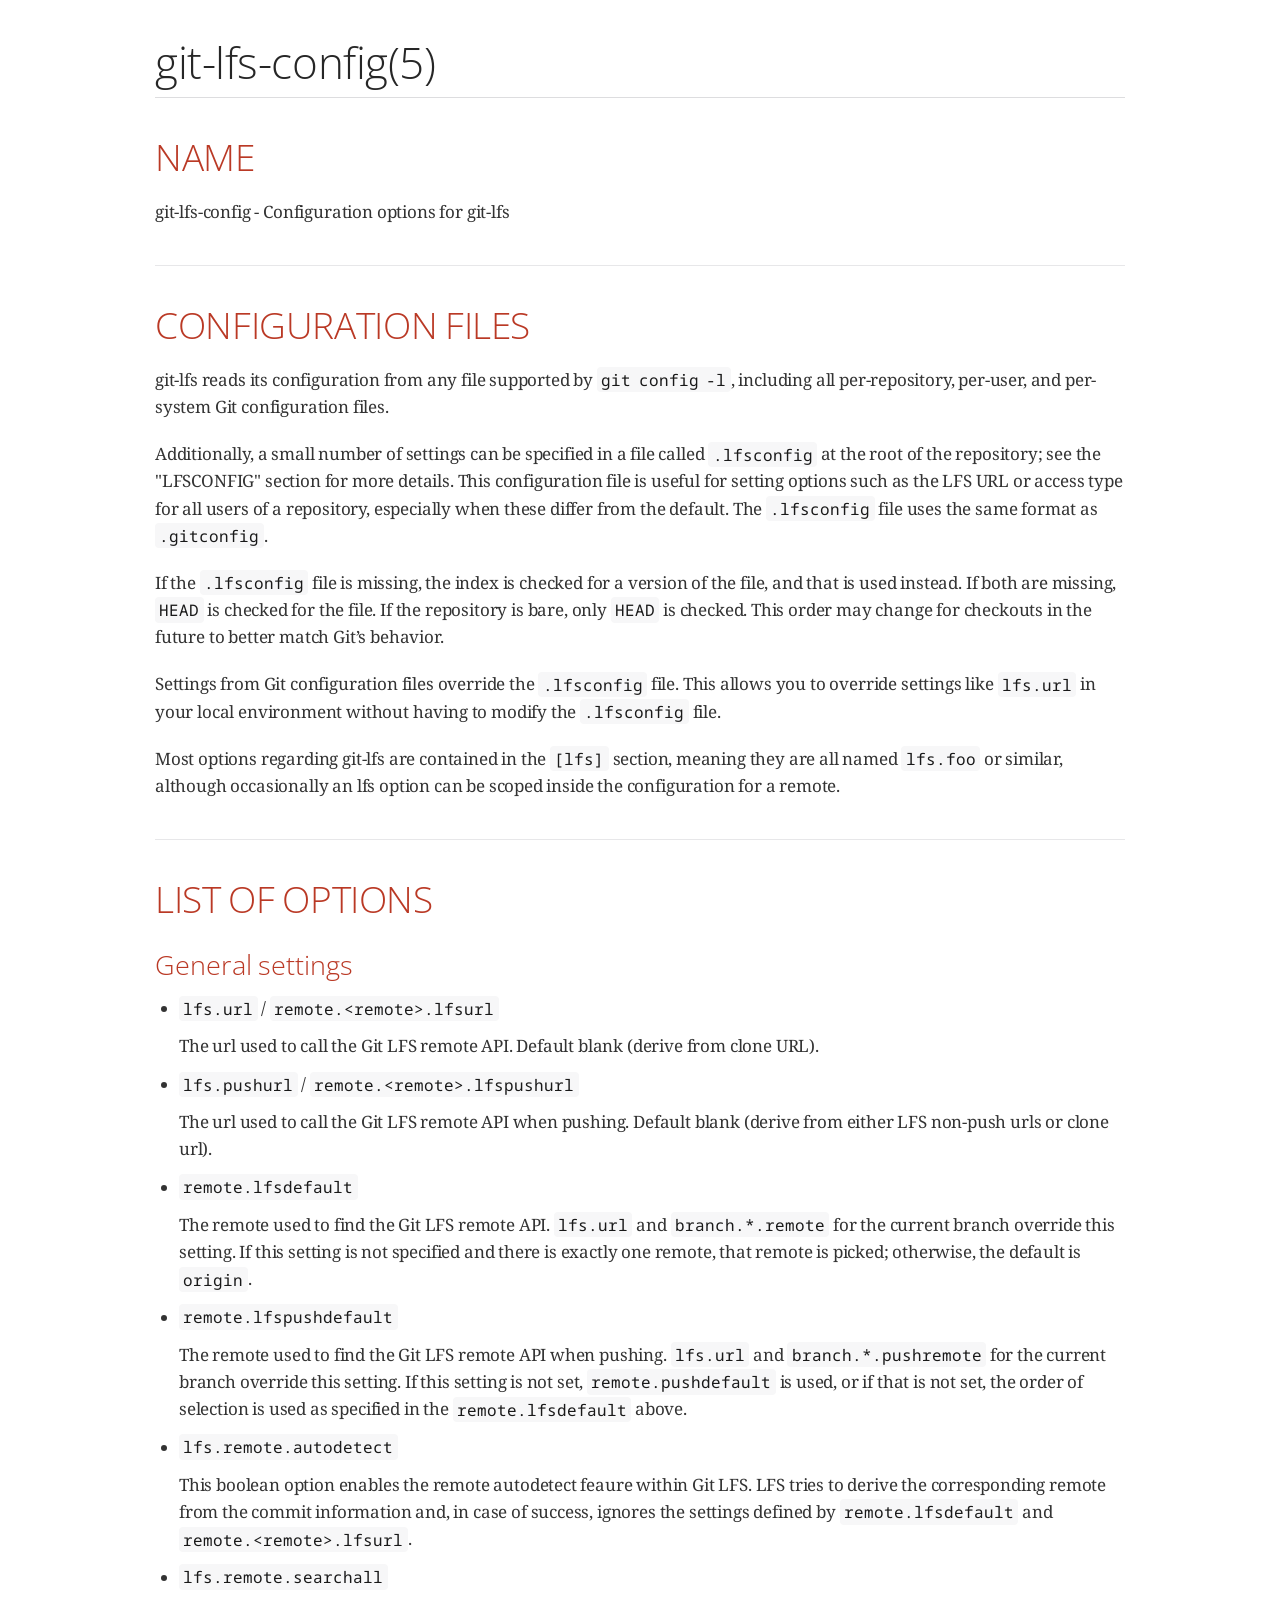
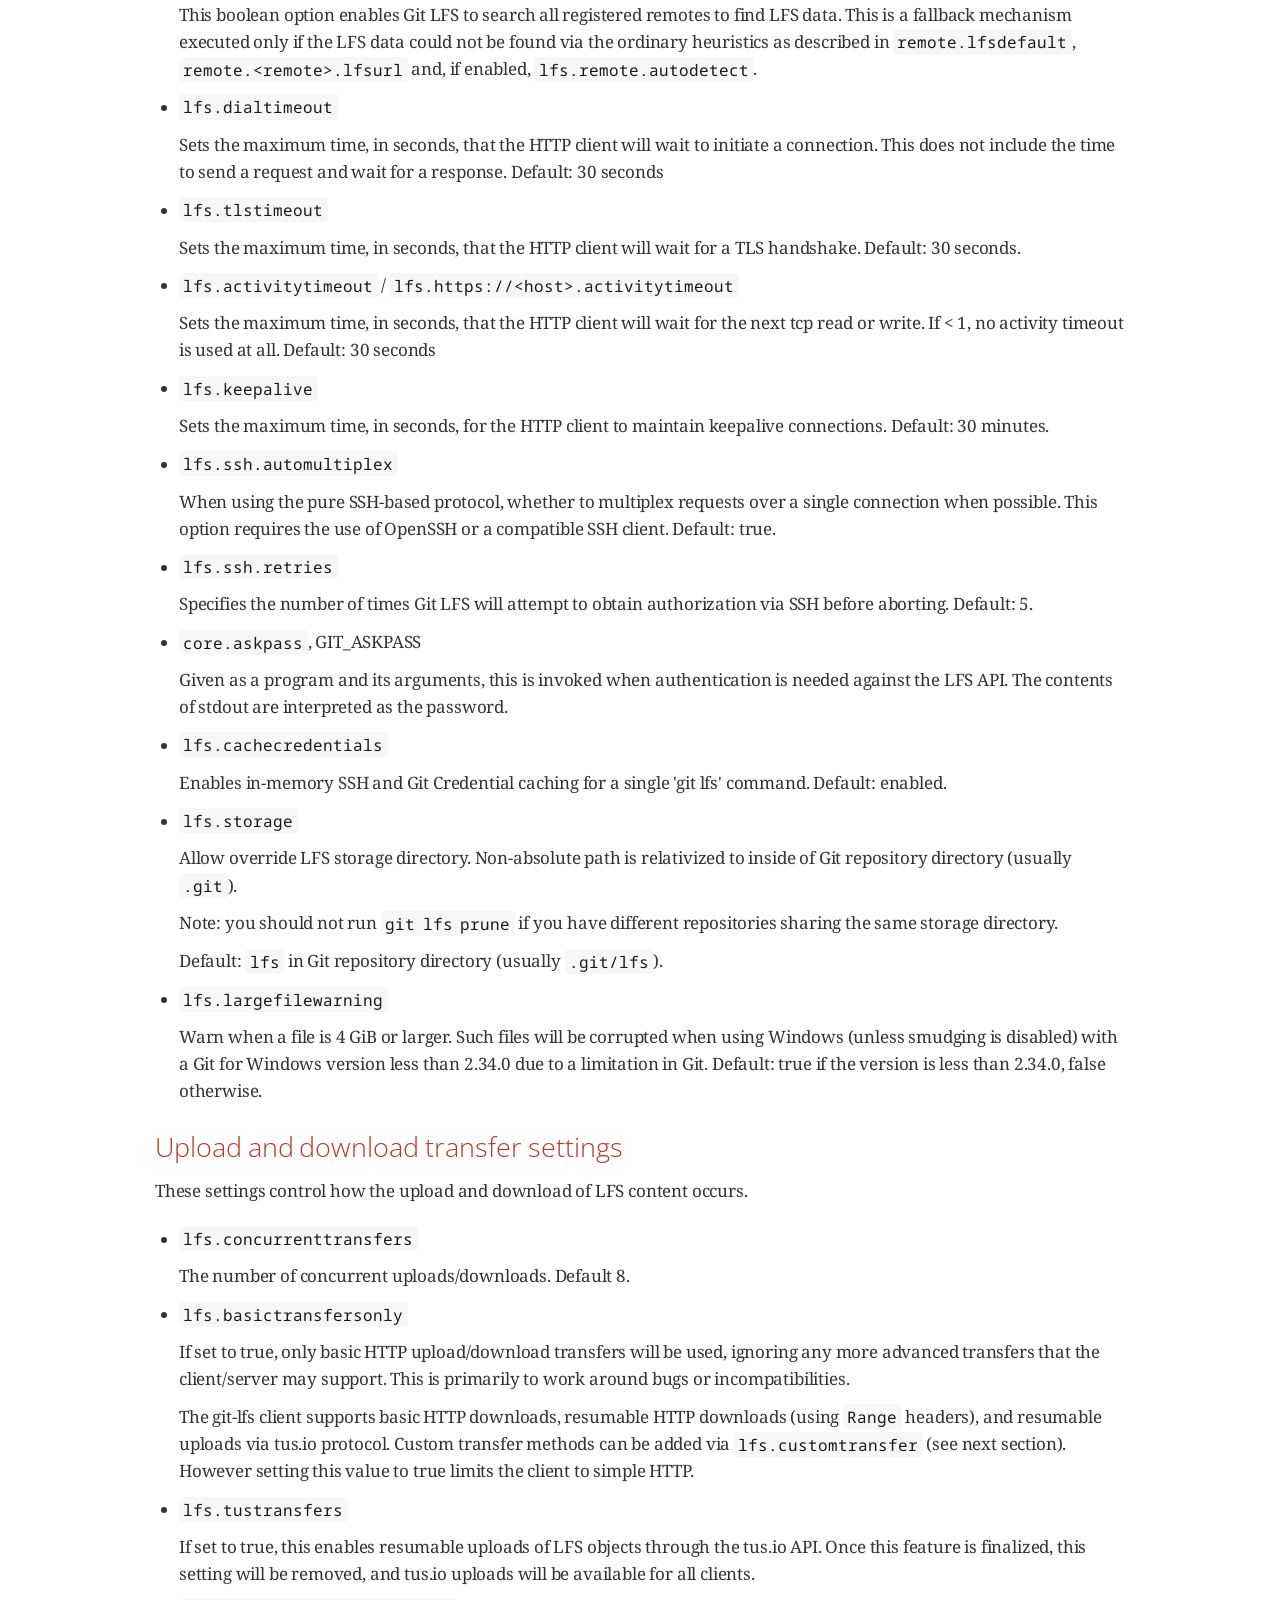
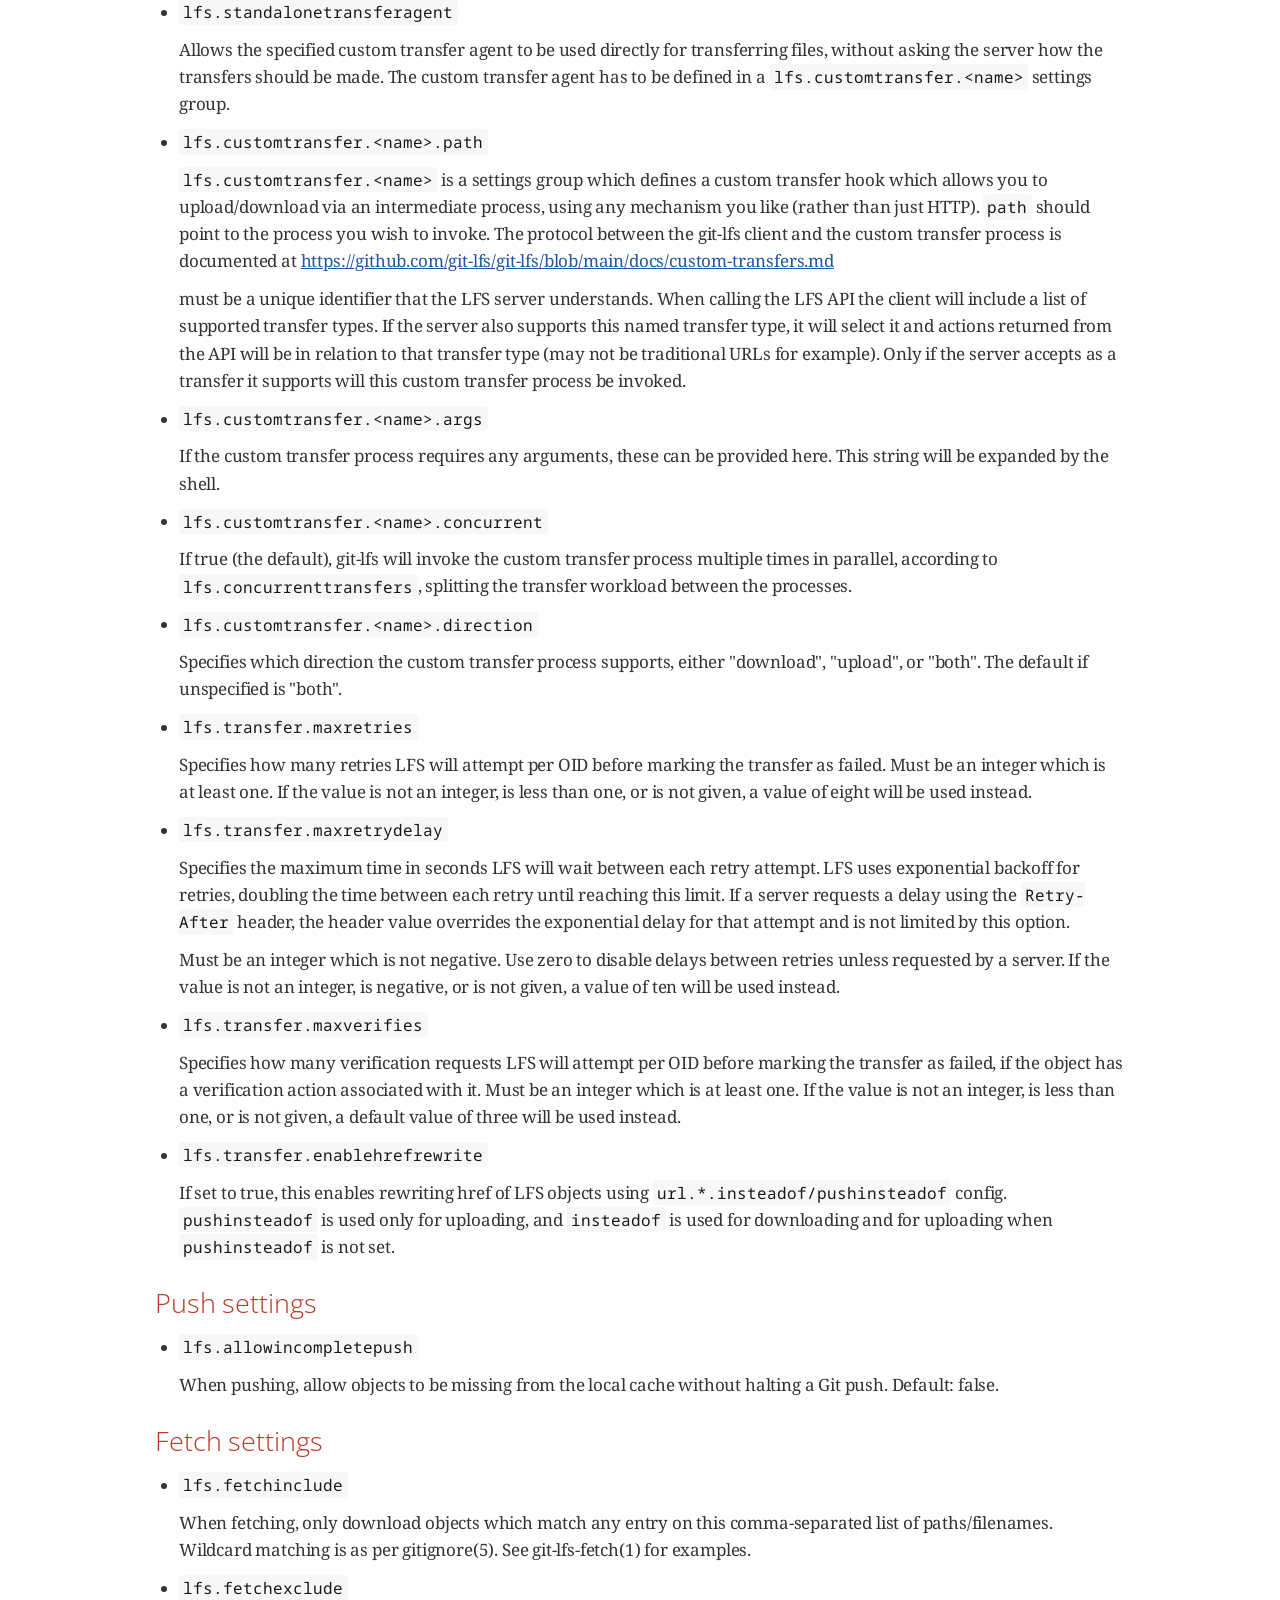
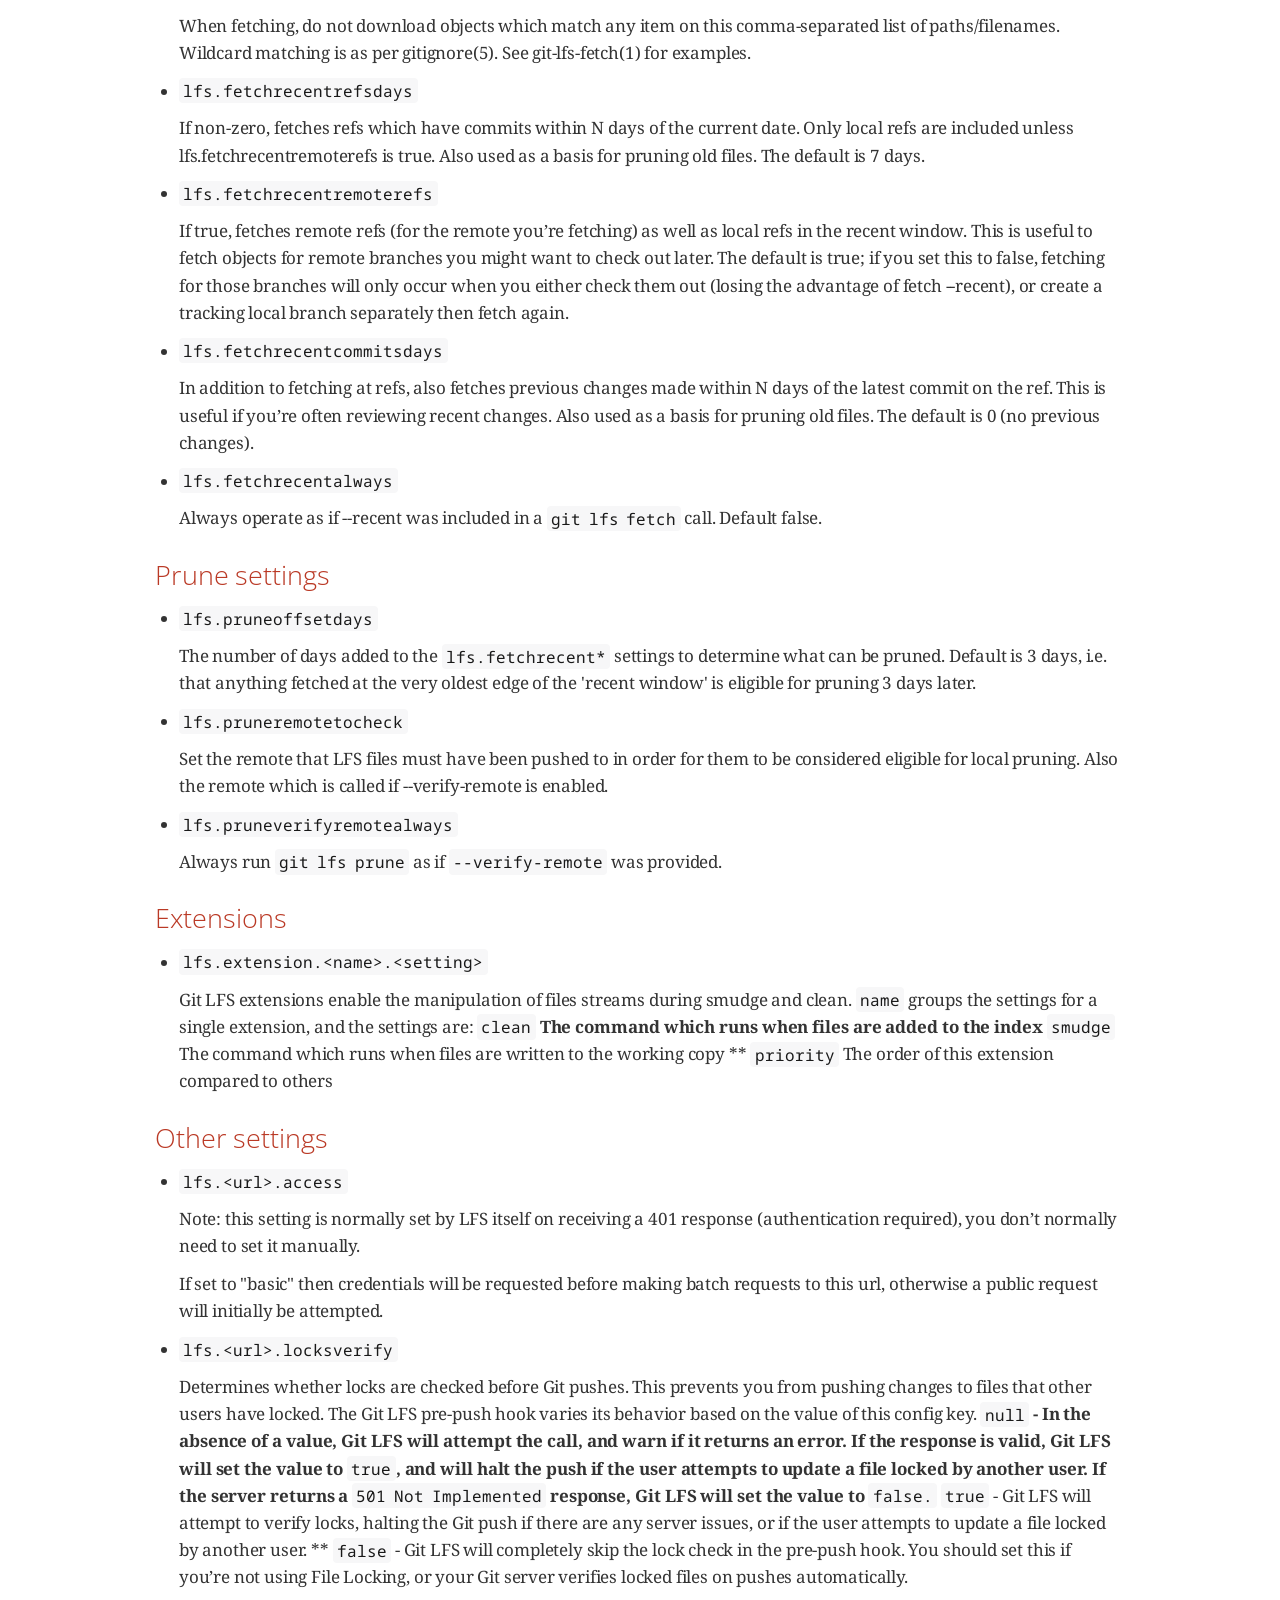
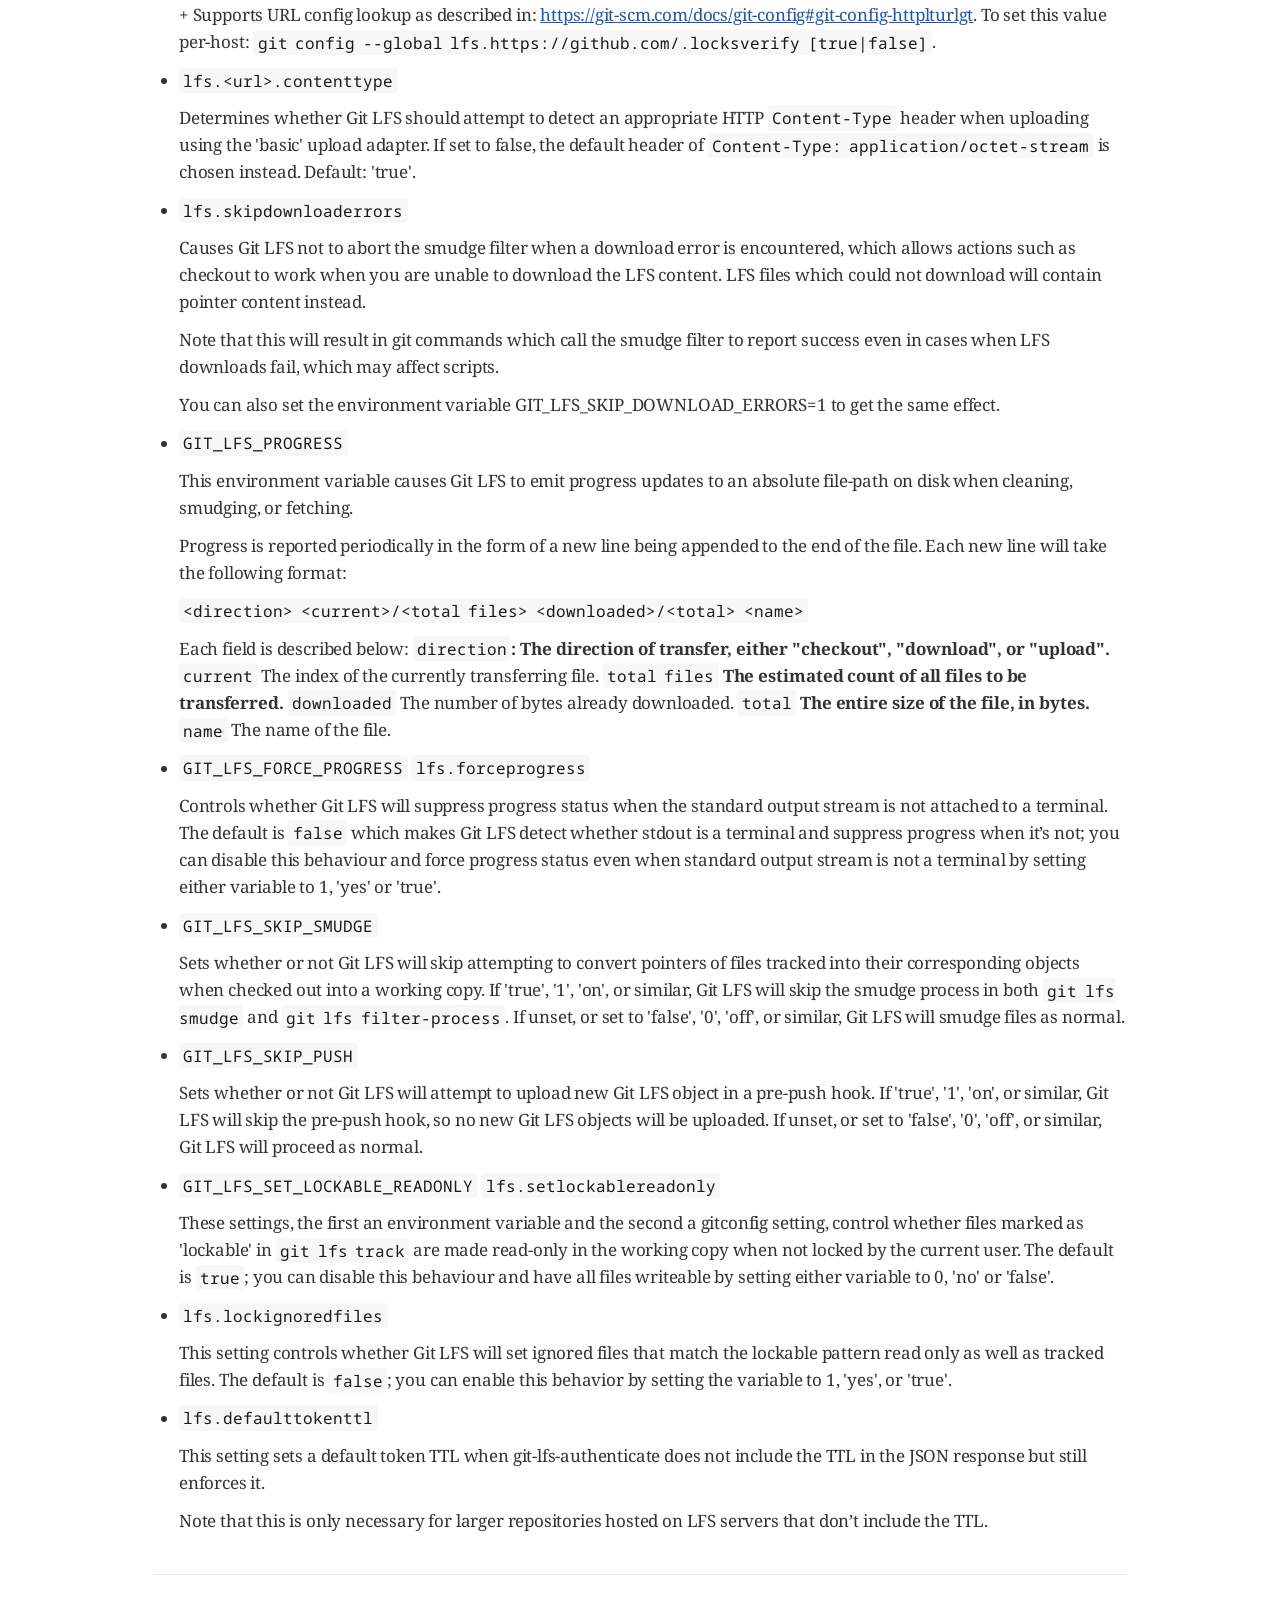
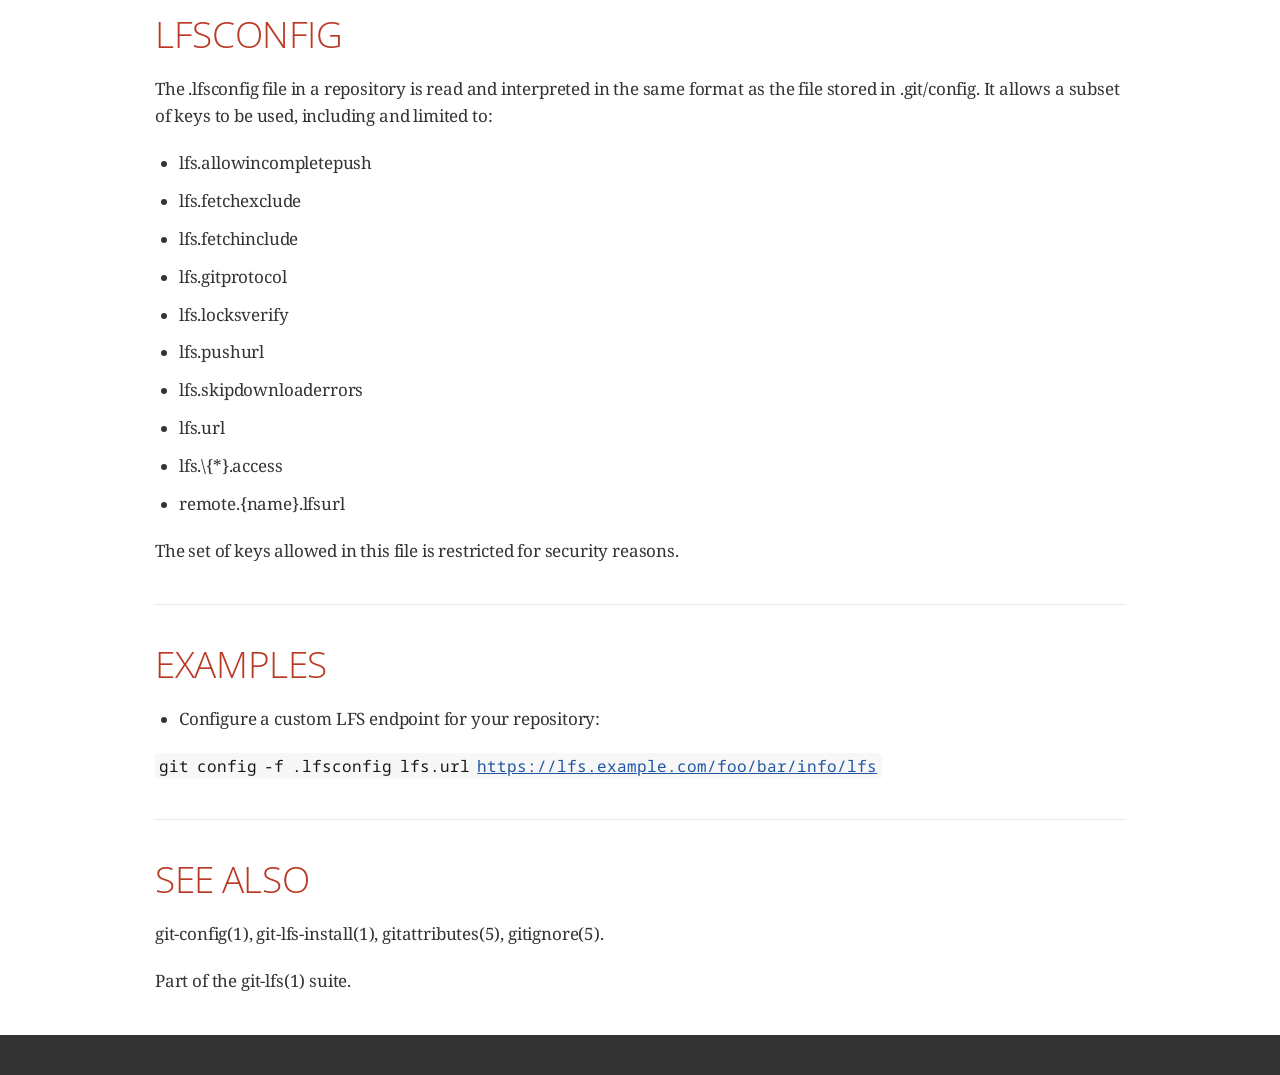
<file: git-lfs-3.4.0/man/html/git-lfs-config.5.html>
<!DOCTYPE html>
<html lang="en">
<head>
<meta charset="UTF-8">
<meta http-equiv="X-UA-Compatible" content="IE=edge">
<meta name="viewport" content="width=device-width, initial-scale=1.0">
<meta name="generator" content="Asciidoctor 2.0.20">
<title>git-lfs-config(5)</title>
<link rel="stylesheet" href="https://fonts.googleapis.com/css?family=Open+Sans:300,300italic,400,400italic,600,600italic%7CNoto+Serif:400,400italic,700,700italic%7CDroid+Sans+Mono:400,700">
<style>
/*! Asciidoctor default stylesheet | MIT License | https://asciidoctor.org */
/* Uncomment the following line when using as a custom stylesheet */
/* @import "https://fonts.googleapis.com/css?family=Open+Sans:300,300italic,400,400italic,600,600italic%7CNoto+Serif:400,400italic,700,700italic%7CDroid+Sans+Mono:400,700"; */
html{font-family:sans-serif;-webkit-text-size-adjust:100%}
a{background:none}
a:focus{outline:thin dotted}
a:active,a:hover{outline:0}
h1{font-size:2em;margin:.67em 0}
b,strong{font-weight:bold}
abbr{font-size:.9em}
abbr[title]{cursor:help;border-bottom:1px dotted #dddddf;text-decoration:none}
dfn{font-style:italic}
hr{height:0}
mark{background:#ff0;color:#000}
code,kbd,pre,samp{font-family:monospace;font-size:1em}
pre{white-space:pre-wrap}
q{quotes:"\201C" "\201D" "\2018" "\2019"}
small{font-size:80%}
sub,sup{font-size:75%;line-height:0;position:relative;vertical-align:baseline}
sup{top:-.5em}
sub{bottom:-.25em}
img{border:0}
svg:not(:root){overflow:hidden}
figure{margin:0}
audio,video{display:inline-block}
audio:not([controls]){display:none;height:0}
fieldset{border:1px solid silver;margin:0 2px;padding:.35em .625em .75em}
legend{border:0;padding:0}
button,input,select,textarea{font-family:inherit;font-size:100%;margin:0}
button,input{line-height:normal}
button,select{text-transform:none}
button,html input[type=button],input[type=reset],input[type=submit]{-webkit-appearance:button;cursor:pointer}
button[disabled],html input[disabled]{cursor:default}
input[type=checkbox],input[type=radio]{padding:0}
button::-moz-focus-inner,input::-moz-focus-inner{border:0;padding:0}
textarea{overflow:auto;vertical-align:top}
table{border-collapse:collapse;border-spacing:0}
*,::before,::after{box-sizing:border-box}
html,body{font-size:100%}
body{background:#fff;color:rgba(0,0,0,.8);padding:0;margin:0;font-family:"Noto Serif","DejaVu Serif",serif;line-height:1;position:relative;cursor:auto;-moz-tab-size:4;-o-tab-size:4;tab-size:4;word-wrap:anywhere;-moz-osx-font-smoothing:grayscale;-webkit-font-smoothing:antialiased}
a:hover{cursor:pointer}
img,object,embed{max-width:100%;height:auto}
object,embed{height:100%}
img{-ms-interpolation-mode:bicubic}
.left{float:left!important}
.right{float:right!important}
.text-left{text-align:left!important}
.text-right{text-align:right!important}
.text-center{text-align:center!important}
.text-justify{text-align:justify!important}
.hide{display:none}
img,object,svg{display:inline-block;vertical-align:middle}
textarea{height:auto;min-height:50px}
select{width:100%}
.subheader,.admonitionblock td.content>.title,.audioblock>.title,.exampleblock>.title,.imageblock>.title,.listingblock>.title,.literalblock>.title,.stemblock>.title,.openblock>.title,.paragraph>.title,.quoteblock>.title,table.tableblock>.title,.verseblock>.title,.videoblock>.title,.dlist>.title,.olist>.title,.ulist>.title,.qlist>.title,.hdlist>.title{line-height:1.45;color:#7a2518;font-weight:400;margin-top:0;margin-bottom:.25em}
div,dl,dt,dd,ul,ol,li,h1,h2,h3,#toctitle,.sidebarblock>.content>.title,h4,h5,h6,pre,form,p,blockquote,th,td{margin:0;padding:0}
a{color:#2156a5;text-decoration:underline;line-height:inherit}
a:hover,a:focus{color:#1d4b8f}
a img{border:0}
p{line-height:1.6;margin-bottom:1.25em;text-rendering:optimizeLegibility}
p aside{font-size:.875em;line-height:1.35;font-style:italic}
h1,h2,h3,#toctitle,.sidebarblock>.content>.title,h4,h5,h6{font-family:"Open Sans","DejaVu Sans",sans-serif;font-weight:300;font-style:normal;color:#ba3925;text-rendering:optimizeLegibility;margin-top:1em;margin-bottom:.5em;line-height:1.0125em}
h1 small,h2 small,h3 small,#toctitle small,.sidebarblock>.content>.title small,h4 small,h5 small,h6 small{font-size:60%;color:#e99b8f;line-height:0}
h1{font-size:2.125em}
h2{font-size:1.6875em}
h3,#toctitle,.sidebarblock>.content>.title{font-size:1.375em}
h4,h5{font-size:1.125em}
h6{font-size:1em}
hr{border:solid #dddddf;border-width:1px 0 0;clear:both;margin:1.25em 0 1.1875em}
em,i{font-style:italic;line-height:inherit}
strong,b{font-weight:bold;line-height:inherit}
small{font-size:60%;line-height:inherit}
code{font-family:"Droid Sans Mono","DejaVu Sans Mono",monospace;font-weight:400;color:rgba(0,0,0,.9)}
ul,ol,dl{line-height:1.6;margin-bottom:1.25em;list-style-position:outside;font-family:inherit}
ul,ol{margin-left:1.5em}
ul li ul,ul li ol{margin-left:1.25em;margin-bottom:0}
ul.circle{list-style-type:circle}
ul.disc{list-style-type:disc}
ul.square{list-style-type:square}
ul.circle ul:not([class]),ul.disc ul:not([class]),ul.square ul:not([class]){list-style:inherit}
ol li ul,ol li ol{margin-left:1.25em;margin-bottom:0}
dl dt{margin-bottom:.3125em;font-weight:bold}
dl dd{margin-bottom:1.25em}
blockquote{margin:0 0 1.25em;padding:.5625em 1.25em 0 1.1875em;border-left:1px solid #ddd}
blockquote,blockquote p{line-height:1.6;color:rgba(0,0,0,.85)}
@media screen and (min-width:768px){h1,h2,h3,#toctitle,.sidebarblock>.content>.title,h4,h5,h6{line-height:1.2}
h1{font-size:2.75em}
h2{font-size:2.3125em}
h3,#toctitle,.sidebarblock>.content>.title{font-size:1.6875em}
h4{font-size:1.4375em}}
table{background:#fff;margin-bottom:1.25em;border:1px solid #dedede;word-wrap:normal}
table thead,table tfoot{background:#f7f8f7}
table thead tr th,table thead tr td,table tfoot tr th,table tfoot tr td{padding:.5em .625em .625em;font-size:inherit;color:rgba(0,0,0,.8);text-align:left}
table tr th,table tr td{padding:.5625em .625em;font-size:inherit;color:rgba(0,0,0,.8)}
table tr.even,table tr.alt{background:#f8f8f7}
table thead tr th,table tfoot tr th,table tbody tr td,table tr td,table tfoot tr td{line-height:1.6}
h1,h2,h3,#toctitle,.sidebarblock>.content>.title,h4,h5,h6{line-height:1.2;word-spacing:-.05em}
h1 strong,h2 strong,h3 strong,#toctitle strong,.sidebarblock>.content>.title strong,h4 strong,h5 strong,h6 strong{font-weight:400}
.center{margin-left:auto;margin-right:auto}
.stretch{width:100%}
.clearfix::before,.clearfix::after,.float-group::before,.float-group::after{content:" ";display:table}
.clearfix::after,.float-group::after{clear:both}
:not(pre).nobreak{word-wrap:normal}
:not(pre).nowrap{white-space:nowrap}
:not(pre).pre-wrap{white-space:pre-wrap}
:not(pre):not([class^=L])>code{font-size:.9375em;font-style:normal!important;letter-spacing:0;padding:.1em .5ex;word-spacing:-.15em;background:#f7f7f8;border-radius:4px;line-height:1.45;text-rendering:optimizeSpeed}
pre{color:rgba(0,0,0,.9);font-family:"Droid Sans Mono","DejaVu Sans Mono",monospace;line-height:1.45;text-rendering:optimizeSpeed}
pre code,pre pre{color:inherit;font-size:inherit;line-height:inherit}
pre>code{display:block}
pre.nowrap,pre.nowrap pre{white-space:pre;word-wrap:normal}
em em{font-style:normal}
strong strong{font-weight:400}
.keyseq{color:rgba(51,51,51,.8)}
kbd{font-family:"Droid Sans Mono","DejaVu Sans Mono",monospace;display:inline-block;color:rgba(0,0,0,.8);font-size:.65em;line-height:1.45;background:#f7f7f7;border:1px solid #ccc;border-radius:3px;box-shadow:0 1px 0 rgba(0,0,0,.2),inset 0 0 0 .1em #fff;margin:0 .15em;padding:.2em .5em;vertical-align:middle;position:relative;top:-.1em;white-space:nowrap}
.keyseq kbd:first-child{margin-left:0}
.keyseq kbd:last-child{margin-right:0}
.menuseq,.menuref{color:#000}
.menuseq b:not(.caret),.menuref{font-weight:inherit}
.menuseq{word-spacing:-.02em}
.menuseq b.caret{font-size:1.25em;line-height:.8}
.menuseq i.caret{font-weight:bold;text-align:center;width:.45em}
b.button::before,b.button::after{position:relative;top:-1px;font-weight:400}
b.button::before{content:"[";padding:0 3px 0 2px}
b.button::after{content:"]";padding:0 2px 0 3px}
p a>code:hover{color:rgba(0,0,0,.9)}
#header,#content,#footnotes,#footer{width:100%;margin:0 auto;max-width:62.5em;*zoom:1;position:relative;padding-left:.9375em;padding-right:.9375em}
#header::before,#header::after,#content::before,#content::after,#footnotes::before,#footnotes::after,#footer::before,#footer::after{content:" ";display:table}
#header::after,#content::after,#footnotes::after,#footer::after{clear:both}
#content{margin-top:1.25em}
#content::before{content:none}
#header>h1:first-child{color:rgba(0,0,0,.85);margin-top:2.25rem;margin-bottom:0}
#header>h1:first-child+#toc{margin-top:8px;border-top:1px solid #dddddf}
#header>h1:only-child,body.toc2 #header>h1:nth-last-child(2){border-bottom:1px solid #dddddf;padding-bottom:8px}
#header .details{border-bottom:1px solid #dddddf;line-height:1.45;padding-top:.25em;padding-bottom:.25em;padding-left:.25em;color:rgba(0,0,0,.6);display:flex;flex-flow:row wrap}
#header .details span:first-child{margin-left:-.125em}
#header .details span.email a{color:rgba(0,0,0,.85)}
#header .details br{display:none}
#header .details br+span::before{content:"\00a0\2013\00a0"}
#header .details br+span.author::before{content:"\00a0\22c5\00a0";color:rgba(0,0,0,.85)}
#header .details br+span#revremark::before{content:"\00a0|\00a0"}
#header #revnumber{text-transform:capitalize}
#header #revnumber::after{content:"\00a0"}
#content>h1:first-child:not([class]){color:rgba(0,0,0,.85);border-bottom:1px solid #dddddf;padding-bottom:8px;margin-top:0;padding-top:1rem;margin-bottom:1.25rem}
#toc{border-bottom:1px solid #e7e7e9;padding-bottom:.5em}
#toc>ul{margin-left:.125em}
#toc ul.sectlevel0>li>a{font-style:italic}
#toc ul.sectlevel0 ul.sectlevel1{margin:.5em 0}
#toc ul{font-family:"Open Sans","DejaVu Sans",sans-serif;list-style-type:none}
#toc li{line-height:1.3334;margin-top:.3334em}
#toc a{text-decoration:none}
#toc a:active{text-decoration:underline}
#toctitle{color:#7a2518;font-size:1.2em}
@media screen and (min-width:768px){#toctitle{font-size:1.375em}
body.toc2{padding-left:15em;padding-right:0}
#toc.toc2{margin-top:0!important;background:#f8f8f7;position:fixed;width:15em;left:0;top:0;border-right:1px solid #e7e7e9;border-top-width:0!important;border-bottom-width:0!important;z-index:1000;padding:1.25em 1em;height:100%;overflow:auto}
#toc.toc2 #toctitle{margin-top:0;margin-bottom:.8rem;font-size:1.2em}
#toc.toc2>ul{font-size:.9em;margin-bottom:0}
#toc.toc2 ul ul{margin-left:0;padding-left:1em}
#toc.toc2 ul.sectlevel0 ul.sectlevel1{padding-left:0;margin-top:.5em;margin-bottom:.5em}
body.toc2.toc-right{padding-left:0;padding-right:15em}
body.toc2.toc-right #toc.toc2{border-right-width:0;border-left:1px solid #e7e7e9;left:auto;right:0}}
@media screen and (min-width:1280px){body.toc2{padding-left:20em;padding-right:0}
#toc.toc2{width:20em}
#toc.toc2 #toctitle{font-size:1.375em}
#toc.toc2>ul{font-size:.95em}
#toc.toc2 ul ul{padding-left:1.25em}
body.toc2.toc-right{padding-left:0;padding-right:20em}}
#content #toc{border:1px solid #e0e0dc;margin-bottom:1.25em;padding:1.25em;background:#f8f8f7;border-radius:4px}
#content #toc>:first-child{margin-top:0}
#content #toc>:last-child{margin-bottom:0}
#footer{max-width:none;background:rgba(0,0,0,.8);padding:1.25em}
#footer-text{color:hsla(0,0%,100%,.8);line-height:1.44}
#content{margin-bottom:.625em}
.sect1{padding-bottom:.625em}
@media screen and (min-width:768px){#content{margin-bottom:1.25em}
.sect1{padding-bottom:1.25em}}
.sect1:last-child{padding-bottom:0}
.sect1+.sect1{border-top:1px solid #e7e7e9}
#content h1>a.anchor,h2>a.anchor,h3>a.anchor,#toctitle>a.anchor,.sidebarblock>.content>.title>a.anchor,h4>a.anchor,h5>a.anchor,h6>a.anchor{position:absolute;z-index:1001;width:1.5ex;margin-left:-1.5ex;display:block;text-decoration:none!important;visibility:hidden;text-align:center;font-weight:400}
#content h1>a.anchor::before,h2>a.anchor::before,h3>a.anchor::before,#toctitle>a.anchor::before,.sidebarblock>.content>.title>a.anchor::before,h4>a.anchor::before,h5>a.anchor::before,h6>a.anchor::before{content:"\00A7";font-size:.85em;display:block;padding-top:.1em}
#content h1:hover>a.anchor,#content h1>a.anchor:hover,h2:hover>a.anchor,h2>a.anchor:hover,h3:hover>a.anchor,#toctitle:hover>a.anchor,.sidebarblock>.content>.title:hover>a.anchor,h3>a.anchor:hover,#toctitle>a.anchor:hover,.sidebarblock>.content>.title>a.anchor:hover,h4:hover>a.anchor,h4>a.anchor:hover,h5:hover>a.anchor,h5>a.anchor:hover,h6:hover>a.anchor,h6>a.anchor:hover{visibility:visible}
#content h1>a.link,h2>a.link,h3>a.link,#toctitle>a.link,.sidebarblock>.content>.title>a.link,h4>a.link,h5>a.link,h6>a.link{color:#ba3925;text-decoration:none}
#content h1>a.link:hover,h2>a.link:hover,h3>a.link:hover,#toctitle>a.link:hover,.sidebarblock>.content>.title>a.link:hover,h4>a.link:hover,h5>a.link:hover,h6>a.link:hover{color:#a53221}
details,.audioblock,.imageblock,.literalblock,.listingblock,.stemblock,.videoblock{margin-bottom:1.25em}
details{margin-left:1.25rem}
details>summary{cursor:pointer;display:block;position:relative;line-height:1.6;margin-bottom:.625rem;outline:none;-webkit-tap-highlight-color:transparent}
details>summary::-webkit-details-marker{display:none}
details>summary::before{content:"";border:solid transparent;border-left:solid;border-width:.3em 0 .3em .5em;position:absolute;top:.5em;left:-1.25rem;transform:translateX(15%)}
details[open]>summary::before{border:solid transparent;border-top:solid;border-width:.5em .3em 0;transform:translateY(15%)}
details>summary::after{content:"";width:1.25rem;height:1em;position:absolute;top:.3em;left:-1.25rem}
.admonitionblock td.content>.title,.audioblock>.title,.exampleblock>.title,.imageblock>.title,.listingblock>.title,.literalblock>.title,.stemblock>.title,.openblock>.title,.paragraph>.title,.quoteblock>.title,table.tableblock>.title,.verseblock>.title,.videoblock>.title,.dlist>.title,.olist>.title,.ulist>.title,.qlist>.title,.hdlist>.title{text-rendering:optimizeLegibility;text-align:left;font-family:"Noto Serif","DejaVu Serif",serif;font-size:1rem;font-style:italic}
table.tableblock.fit-content>caption.title{white-space:nowrap;width:0}
.paragraph.lead>p,#preamble>.sectionbody>[class=paragraph]:first-of-type p{font-size:1.21875em;line-height:1.6;color:rgba(0,0,0,.85)}
.admonitionblock>table{border-collapse:separate;border:0;background:none;width:100%}
.admonitionblock>table td.icon{text-align:center;width:80px}
.admonitionblock>table td.icon img{max-width:none}
.admonitionblock>table td.icon .title{font-weight:bold;font-family:"Open Sans","DejaVu Sans",sans-serif;text-transform:uppercase}
.admonitionblock>table td.content{padding-left:1.125em;padding-right:1.25em;border-left:1px solid #dddddf;color:rgba(0,0,0,.6);word-wrap:anywhere}
.admonitionblock>table td.content>:last-child>:last-child{margin-bottom:0}
.exampleblock>.content{border:1px solid #e6e6e6;margin-bottom:1.25em;padding:1.25em;background:#fff;border-radius:4px}
.sidebarblock{border:1px solid #dbdbd6;margin-bottom:1.25em;padding:1.25em;background:#f3f3f2;border-radius:4px}
.sidebarblock>.content>.title{color:#7a2518;margin-top:0;text-align:center}
.exampleblock>.content>:first-child,.sidebarblock>.content>:first-child{margin-top:0}
.exampleblock>.content>:last-child,.exampleblock>.content>:last-child>:last-child,.exampleblock>.content .olist>ol>li:last-child>:last-child,.exampleblock>.content .ulist>ul>li:last-child>:last-child,.exampleblock>.content .qlist>ol>li:last-child>:last-child,.sidebarblock>.content>:last-child,.sidebarblock>.content>:last-child>:last-child,.sidebarblock>.content .olist>ol>li:last-child>:last-child,.sidebarblock>.content .ulist>ul>li:last-child>:last-child,.sidebarblock>.content .qlist>ol>li:last-child>:last-child{margin-bottom:0}
.literalblock pre,.listingblock>.content>pre{border-radius:4px;overflow-x:auto;padding:1em;font-size:.8125em}
@media screen and (min-width:768px){.literalblock pre,.listingblock>.content>pre{font-size:.90625em}}
@media screen and (min-width:1280px){.literalblock pre,.listingblock>.content>pre{font-size:1em}}
.literalblock pre,.listingblock>.content>pre:not(.highlight),.listingblock>.content>pre[class=highlight],.listingblock>.content>pre[class^="highlight "]{background:#f7f7f8}
.literalblock.output pre{color:#f7f7f8;background:rgba(0,0,0,.9)}
.listingblock>.content{position:relative}
.listingblock code[data-lang]::before{display:none;content:attr(data-lang);position:absolute;font-size:.75em;top:.425rem;right:.5rem;line-height:1;text-transform:uppercase;color:inherit;opacity:.5}
.listingblock:hover code[data-lang]::before{display:block}
.listingblock.terminal pre .command::before{content:attr(data-prompt);padding-right:.5em;color:inherit;opacity:.5}
.listingblock.terminal pre .command:not([data-prompt])::before{content:"$"}
.listingblock pre.highlightjs{padding:0}
.listingblock pre.highlightjs>code{padding:1em;border-radius:4px}
.listingblock pre.prettyprint{border-width:0}
.prettyprint{background:#f7f7f8}
pre.prettyprint .linenums{line-height:1.45;margin-left:2em}
pre.prettyprint li{background:none;list-style-type:inherit;padding-left:0}
pre.prettyprint li code[data-lang]::before{opacity:1}
pre.prettyprint li:not(:first-child) code[data-lang]::before{display:none}
table.linenotable{border-collapse:separate;border:0;margin-bottom:0;background:none}
table.linenotable td[class]{color:inherit;vertical-align:top;padding:0;line-height:inherit;white-space:normal}
table.linenotable td.code{padding-left:.75em}
table.linenotable td.linenos,pre.pygments .linenos{border-right:1px solid;opacity:.35;padding-right:.5em;-webkit-user-select:none;-moz-user-select:none;-ms-user-select:none;user-select:none}
pre.pygments span.linenos{display:inline-block;margin-right:.75em}
.quoteblock{margin:0 1em 1.25em 1.5em;display:table}
.quoteblock:not(.excerpt)>.title{margin-left:-1.5em;margin-bottom:.75em}
.quoteblock blockquote,.quoteblock p{color:rgba(0,0,0,.85);font-size:1.15rem;line-height:1.75;word-spacing:.1em;letter-spacing:0;font-style:italic;text-align:justify}
.quoteblock blockquote{margin:0;padding:0;border:0}
.quoteblock blockquote::before{content:"\201c";float:left;font-size:2.75em;font-weight:bold;line-height:.6em;margin-left:-.6em;color:#7a2518;text-shadow:0 1px 2px rgba(0,0,0,.1)}
.quoteblock blockquote>.paragraph:last-child p{margin-bottom:0}
.quoteblock .attribution{margin-top:.75em;margin-right:.5ex;text-align:right}
.verseblock{margin:0 1em 1.25em}
.verseblock pre{font-family:"Open Sans","DejaVu Sans",sans-serif;font-size:1.15rem;color:rgba(0,0,0,.85);font-weight:300;text-rendering:optimizeLegibility}
.verseblock pre strong{font-weight:400}
.verseblock .attribution{margin-top:1.25rem;margin-left:.5ex}
.quoteblock .attribution,.verseblock .attribution{font-size:.9375em;line-height:1.45;font-style:italic}
.quoteblock .attribution br,.verseblock .attribution br{display:none}
.quoteblock .attribution cite,.verseblock .attribution cite{display:block;letter-spacing:-.025em;color:rgba(0,0,0,.6)}
.quoteblock.abstract blockquote::before,.quoteblock.excerpt blockquote::before,.quoteblock .quoteblock blockquote::before{display:none}
.quoteblock.abstract blockquote,.quoteblock.abstract p,.quoteblock.excerpt blockquote,.quoteblock.excerpt p,.quoteblock .quoteblock blockquote,.quoteblock .quoteblock p{line-height:1.6;word-spacing:0}
.quoteblock.abstract{margin:0 1em 1.25em;display:block}
.quoteblock.abstract>.title{margin:0 0 .375em;font-size:1.15em;text-align:center}
.quoteblock.excerpt>blockquote,.quoteblock .quoteblock{padding:0 0 .25em 1em;border-left:.25em solid #dddddf}
.quoteblock.excerpt,.quoteblock .quoteblock{margin-left:0}
.quoteblock.excerpt blockquote,.quoteblock.excerpt p,.quoteblock .quoteblock blockquote,.quoteblock .quoteblock p{color:inherit;font-size:1.0625rem}
.quoteblock.excerpt .attribution,.quoteblock .quoteblock .attribution{color:inherit;font-size:.85rem;text-align:left;margin-right:0}
p.tableblock:last-child{margin-bottom:0}
td.tableblock>.content{margin-bottom:1.25em;word-wrap:anywhere}
td.tableblock>.content>:last-child{margin-bottom:-1.25em}
table.tableblock,th.tableblock,td.tableblock{border:0 solid #dedede}
table.grid-all>*>tr>*{border-width:1px}
table.grid-cols>*>tr>*{border-width:0 1px}
table.grid-rows>*>tr>*{border-width:1px 0}
table.frame-all{border-width:1px}
table.frame-ends{border-width:1px 0}
table.frame-sides{border-width:0 1px}
table.frame-none>colgroup+*>:first-child>*,table.frame-sides>colgroup+*>:first-child>*{border-top-width:0}
table.frame-none>:last-child>:last-child>*,table.frame-sides>:last-child>:last-child>*{border-bottom-width:0}
table.frame-none>*>tr>:first-child,table.frame-ends>*>tr>:first-child{border-left-width:0}
table.frame-none>*>tr>:last-child,table.frame-ends>*>tr>:last-child{border-right-width:0}
table.stripes-all>*>tr,table.stripes-odd>*>tr:nth-of-type(odd),table.stripes-even>*>tr:nth-of-type(even),table.stripes-hover>*>tr:hover{background:#f8f8f7}
th.halign-left,td.halign-left{text-align:left}
th.halign-right,td.halign-right{text-align:right}
th.halign-center,td.halign-center{text-align:center}
th.valign-top,td.valign-top{vertical-align:top}
th.valign-bottom,td.valign-bottom{vertical-align:bottom}
th.valign-middle,td.valign-middle{vertical-align:middle}
table thead th,table tfoot th{font-weight:bold}
tbody tr th{background:#f7f8f7}
tbody tr th,tbody tr th p,tfoot tr th,tfoot tr th p{color:rgba(0,0,0,.8);font-weight:bold}
p.tableblock>code:only-child{background:none;padding:0}
p.tableblock{font-size:1em}
ol{margin-left:1.75em}
ul li ol{margin-left:1.5em}
dl dd{margin-left:1.125em}
dl dd:last-child,dl dd:last-child>:last-child{margin-bottom:0}
li p,ul dd,ol dd,.olist .olist,.ulist .ulist,.ulist .olist,.olist .ulist{margin-bottom:.625em}
ul.checklist,ul.none,ol.none,ul.no-bullet,ol.no-bullet,ol.unnumbered,ul.unstyled,ol.unstyled{list-style-type:none}
ul.no-bullet,ol.no-bullet,ol.unnumbered{margin-left:.625em}
ul.unstyled,ol.unstyled{margin-left:0}
li>p:empty:only-child::before{content:"";display:inline-block}
ul.checklist>li>p:first-child{margin-left:-1em}
ul.checklist>li>p:first-child>.fa-square-o:first-child,ul.checklist>li>p:first-child>.fa-check-square-o:first-child{width:1.25em;font-size:.8em;position:relative;bottom:.125em}
ul.checklist>li>p:first-child>input[type=checkbox]:first-child{margin-right:.25em}
ul.inline{display:flex;flex-flow:row wrap;list-style:none;margin:0 0 .625em -1.25em}
ul.inline>li{margin-left:1.25em}
.unstyled dl dt{font-weight:400;font-style:normal}
ol.arabic{list-style-type:decimal}
ol.decimal{list-style-type:decimal-leading-zero}
ol.loweralpha{list-style-type:lower-alpha}
ol.upperalpha{list-style-type:upper-alpha}
ol.lowerroman{list-style-type:lower-roman}
ol.upperroman{list-style-type:upper-roman}
ol.lowergreek{list-style-type:lower-greek}
.hdlist>table,.colist>table{border:0;background:none}
.hdlist>table>tbody>tr,.colist>table>tbody>tr{background:none}
td.hdlist1,td.hdlist2{vertical-align:top;padding:0 .625em}
td.hdlist1{font-weight:bold;padding-bottom:1.25em}
td.hdlist2{word-wrap:anywhere}
.literalblock+.colist,.listingblock+.colist{margin-top:-.5em}
.colist td:not([class]):first-child{padding:.4em .75em 0;line-height:1;vertical-align:top}
.colist td:not([class]):first-child img{max-width:none}
.colist td:not([class]):last-child{padding:.25em 0}
.thumb,.th{line-height:0;display:inline-block;border:4px solid #fff;box-shadow:0 0 0 1px #ddd}
.imageblock.left{margin:.25em .625em 1.25em 0}
.imageblock.right{margin:.25em 0 1.25em .625em}
.imageblock>.title{margin-bottom:0}
.imageblock.thumb,.imageblock.th{border-width:6px}
.imageblock.thumb>.title,.imageblock.th>.title{padding:0 .125em}
.image.left,.image.right{margin-top:.25em;margin-bottom:.25em;display:inline-block;line-height:0}
.image.left{margin-right:.625em}
.image.right{margin-left:.625em}
a.image{text-decoration:none;display:inline-block}
a.image object{pointer-events:none}
sup.footnote,sup.footnoteref{font-size:.875em;position:static;vertical-align:super}
sup.footnote a,sup.footnoteref a{text-decoration:none}
sup.footnote a:active,sup.footnoteref a:active{text-decoration:underline}
#footnotes{padding-top:.75em;padding-bottom:.75em;margin-bottom:.625em}
#footnotes hr{width:20%;min-width:6.25em;margin:-.25em 0 .75em;border-width:1px 0 0}
#footnotes .footnote{padding:0 .375em 0 .225em;line-height:1.3334;font-size:.875em;margin-left:1.2em;margin-bottom:.2em}
#footnotes .footnote a:first-of-type{font-weight:bold;text-decoration:none;margin-left:-1.05em}
#footnotes .footnote:last-of-type{margin-bottom:0}
#content #footnotes{margin-top:-.625em;margin-bottom:0;padding:.75em 0}
div.unbreakable{page-break-inside:avoid}
.big{font-size:larger}
.small{font-size:smaller}
.underline{text-decoration:underline}
.overline{text-decoration:overline}
.line-through{text-decoration:line-through}
.aqua{color:#00bfbf}
.aqua-background{background:#00fafa}
.black{color:#000}
.black-background{background:#000}
.blue{color:#0000bf}
.blue-background{background:#0000fa}
.fuchsia{color:#bf00bf}
.fuchsia-background{background:#fa00fa}
.gray{color:#606060}
.gray-background{background:#7d7d7d}
.green{color:#006000}
.green-background{background:#007d00}
.lime{color:#00bf00}
.lime-background{background:#00fa00}
.maroon{color:#600000}
.maroon-background{background:#7d0000}
.navy{color:#000060}
.navy-background{background:#00007d}
.olive{color:#606000}
.olive-background{background:#7d7d00}
.purple{color:#600060}
.purple-background{background:#7d007d}
.red{color:#bf0000}
.red-background{background:#fa0000}
.silver{color:#909090}
.silver-background{background:#bcbcbc}
.teal{color:#006060}
.teal-background{background:#007d7d}
.white{color:#bfbfbf}
.white-background{background:#fafafa}
.yellow{color:#bfbf00}
.yellow-background{background:#fafa00}
span.icon>.fa{cursor:default}
a span.icon>.fa{cursor:inherit}
.admonitionblock td.icon [class^="fa icon-"]{font-size:2.5em;text-shadow:1px 1px 2px rgba(0,0,0,.5);cursor:default}
.admonitionblock td.icon .icon-note::before{content:"\f05a";color:#19407c}
.admonitionblock td.icon .icon-tip::before{content:"\f0eb";text-shadow:1px 1px 2px rgba(155,155,0,.8);color:#111}
.admonitionblock td.icon .icon-warning::before{content:"\f071";color:#bf6900}
.admonitionblock td.icon .icon-caution::before{content:"\f06d";color:#bf3400}
.admonitionblock td.icon .icon-important::before{content:"\f06a";color:#bf0000}
.conum[data-value]{display:inline-block;color:#fff!important;background:rgba(0,0,0,.8);border-radius:50%;text-align:center;font-size:.75em;width:1.67em;height:1.67em;line-height:1.67em;font-family:"Open Sans","DejaVu Sans",sans-serif;font-style:normal;font-weight:bold}
.conum[data-value] *{color:#fff!important}
.conum[data-value]+b{display:none}
.conum[data-value]::after{content:attr(data-value)}
pre .conum[data-value]{position:relative;top:-.125em}
b.conum *{color:inherit!important}
.conum:not([data-value]):empty{display:none}
dt,th.tableblock,td.content,div.footnote{text-rendering:optimizeLegibility}
h1,h2,p,td.content,span.alt,summary{letter-spacing:-.01em}
p strong,td.content strong,div.footnote strong{letter-spacing:-.005em}
p,blockquote,dt,td.content,td.hdlist1,span.alt,summary{font-size:1.0625rem}
p{margin-bottom:1.25rem}
.sidebarblock p,.sidebarblock dt,.sidebarblock td.content,p.tableblock{font-size:1em}
.exampleblock>.content{background:#fffef7;border-color:#e0e0dc;box-shadow:0 1px 4px #e0e0dc}
.print-only{display:none!important}
@page{margin:1.25cm .75cm}
@media print{*{box-shadow:none!important;text-shadow:none!important}
html{font-size:80%}
a{color:inherit!important;text-decoration:underline!important}
a.bare,a[href^="#"],a[href^="mailto:"]{text-decoration:none!important}
a[href^="http:"]:not(.bare)::after,a[href^="https:"]:not(.bare)::after{content:"(" attr(href) ")";display:inline-block;font-size:.875em;padding-left:.25em}
abbr[title]{border-bottom:1px dotted}
abbr[title]::after{content:" (" attr(title) ")"}
pre,blockquote,tr,img,object,svg{page-break-inside:avoid}
thead{display:table-header-group}
svg{max-width:100%}
p,blockquote,dt,td.content{font-size:1em;orphans:3;widows:3}
h2,h3,#toctitle,.sidebarblock>.content>.title{page-break-after:avoid}
#header,#content,#footnotes,#footer{max-width:none}
#toc,.sidebarblock,.exampleblock>.content{background:none!important}
#toc{border-bottom:1px solid #dddddf!important;padding-bottom:0!important}
body.book #header{text-align:center}
body.book #header>h1:first-child{border:0!important;margin:2.5em 0 1em}
body.book #header .details{border:0!important;display:block;padding:0!important}
body.book #header .details span:first-child{margin-left:0!important}
body.book #header .details br{display:block}
body.book #header .details br+span::before{content:none!important}
body.book #toc{border:0!important;text-align:left!important;padding:0!important;margin:0!important}
body.book #toc,body.book #preamble,body.book h1.sect0,body.book .sect1>h2{page-break-before:always}
.listingblock code[data-lang]::before{display:block}
#footer{padding:0 .9375em}
.hide-on-print{display:none!important}
.print-only{display:block!important}
.hide-for-print{display:none!important}
.show-for-print{display:inherit!important}}
@media amzn-kf8,print{#header>h1:first-child{margin-top:1.25rem}
.sect1{padding:0!important}
.sect1+.sect1{border:0}
#footer{background:none}
#footer-text{color:rgba(0,0,0,.6);font-size:.9em}}
@media amzn-kf8{#header,#content,#footnotes,#footer{padding:0}}
</style>
</head>
<body class="article">
<div id="header">
<h1>git-lfs-config(5)</h1>
</div>
<div id="content">
<div class="sect1">
<h2 id="_name">NAME</h2>
<div class="sectionbody">
<div class="paragraph">
<p>git-lfs-config - Configuration options for git-lfs</p>
</div>
</div>
</div>
<div class="sect1">
<h2 id="_configuration_files">CONFIGURATION FILES</h2>
<div class="sectionbody">
<div class="paragraph">
<p>git-lfs reads its configuration from any file supported by
<code>git config -l</code>, including all per-repository, per-user, and per-system
Git configuration files.</p>
</div>
<div class="paragraph">
<p>Additionally, a small number of settings can be specified in a file
called <code>.lfsconfig</code> at the root of the repository; see the "LFSCONFIG"
section for more details. This configuration file is useful for setting
options such as the LFS URL or access type for all users of a
repository, especially when these differ from the default. The
<code>.lfsconfig</code> file uses the same format as <code>.gitconfig</code>.</p>
</div>
<div class="paragraph">
<p>If the <code>.lfsconfig</code> file is missing, the index is checked for a version
of the file, and that is used instead. If both are missing, <code>HEAD</code> is
checked for the file. If the repository is bare, only <code>HEAD</code> is checked.
This order may change for checkouts in the future to better match Git&#8217;s
behavior.</p>
</div>
<div class="paragraph">
<p>Settings from Git configuration files override the <code>.lfsconfig</code> file.
This allows you to override settings like <code>lfs.url</code> in your local
environment without having to modify the <code>.lfsconfig</code> file.</p>
</div>
<div class="paragraph">
<p>Most options regarding git-lfs are contained in the <code>[lfs]</code> section,
meaning they are all named <code>lfs.foo</code> or similar, although occasionally
an lfs option can be scoped inside the configuration for a remote.</p>
</div>
</div>
</div>
<div class="sect1">
<h2 id="_list_of_options">LIST OF OPTIONS</h2>
<div class="sectionbody">
<div class="sect2">
<h3 id="_general_settings">General settings</h3>
<div class="ulist">
<ul>
<li>
<p><code>lfs.url</code> / <code>remote.&lt;remote&gt;.lfsurl</code></p>
<div class="paragraph">
<p>The url used to call the Git LFS remote API. Default blank (derive from
clone URL).</p>
</div>
</li>
<li>
<p><code>lfs.pushurl</code> / <code>remote.&lt;remote&gt;.lfspushurl</code></p>
<div class="paragraph">
<p>The url used to call the Git LFS remote API when pushing. Default blank
(derive from either LFS non-push urls or clone url).</p>
</div>
</li>
<li>
<p><code>remote.lfsdefault</code></p>
<div class="paragraph">
<p>The remote used to find the Git LFS remote API. <code>lfs.url</code> and
<code>branch.*.remote</code> for the current branch override this setting. If this
setting is not specified and there is exactly one remote, that remote is
picked; otherwise, the default is <code>origin</code>.</p>
</div>
</li>
<li>
<p><code>remote.lfspushdefault</code></p>
<div class="paragraph">
<p>The remote used to find the Git LFS remote API when pushing. <code>lfs.url</code>
and <code>branch.*.pushremote</code> for the current branch override this setting.
If this setting is not set, <code>remote.pushdefault</code> is used, or if that is
not set, the order of selection is used as specified in the
<code>remote.lfsdefault</code> above.</p>
</div>
</li>
<li>
<p><code>lfs.remote.autodetect</code></p>
<div class="paragraph">
<p>This boolean option enables the remote autodetect feaure within Git LFS.
LFS tries to derive the corresponding remote from the commit information
and, in case of success, ignores the settings defined by
<code>remote.lfsdefault</code> and <code>remote.&lt;remote&gt;.lfsurl</code>.</p>
</div>
</li>
<li>
<p><code>lfs.remote.searchall</code></p>
<div class="paragraph">
<p>This boolean option enables Git LFS to search all registered remotes to
find LFS data. This is a fallback mechanism executed only if the LFS
data could not be found via the ordinary heuristics as described in
<code>remote.lfsdefault</code>, <code>remote.&lt;remote&gt;.lfsurl</code> and, if enabled,
<code>lfs.remote.autodetect</code>.</p>
</div>
</li>
<li>
<p><code>lfs.dialtimeout</code></p>
<div class="paragraph">
<p>Sets the maximum time, in seconds, that the HTTP client will wait to
initiate a connection. This does not include the time to send a request
and wait for a response. Default: 30 seconds</p>
</div>
</li>
<li>
<p><code>lfs.tlstimeout</code></p>
<div class="paragraph">
<p>Sets the maximum time, in seconds, that the HTTP client will wait for a
TLS handshake. Default: 30 seconds.</p>
</div>
</li>
<li>
<p><code>lfs.activitytimeout</code> / <code>lfs.https://&lt;host&gt;.activitytimeout</code></p>
<div class="paragraph">
<p>Sets the maximum time, in seconds, that the HTTP client will wait for
the next tcp read or write. If &lt; 1, no activity timeout is used at all.
Default: 30 seconds</p>
</div>
</li>
<li>
<p><code>lfs.keepalive</code></p>
<div class="paragraph">
<p>Sets the maximum time, in seconds, for the HTTP client to maintain
keepalive connections. Default: 30 minutes.</p>
</div>
</li>
<li>
<p><code>lfs.ssh.automultiplex</code></p>
<div class="paragraph">
<p>When using the pure SSH-based protocol, whether to multiplex requests
over a single connection when possible. This option requires the use of
OpenSSH or a compatible SSH client. Default: true.</p>
</div>
</li>
<li>
<p><code>lfs.ssh.retries</code></p>
<div class="paragraph">
<p>Specifies the number of times Git LFS will attempt to obtain
authorization via SSH before aborting. Default: 5.</p>
</div>
</li>
<li>
<p><code>core.askpass</code>, GIT_ASKPASS</p>
<div class="paragraph">
<p>Given as a program and its arguments, this is invoked when
authentication is needed against the LFS API. The contents of stdout are
interpreted as the password.</p>
</div>
</li>
<li>
<p><code>lfs.cachecredentials</code></p>
<div class="paragraph">
<p>Enables in-memory SSH and Git Credential caching for a single 'git lfs'
command. Default: enabled.</p>
</div>
</li>
<li>
<p><code>lfs.storage</code></p>
<div class="paragraph">
<p>Allow override LFS storage directory. Non-absolute path is relativized
to inside of Git repository directory (usually <code>.git</code>).</p>
</div>
<div class="paragraph">
<p>Note: you should not run <code>git lfs prune</code> if you have different
repositories sharing the same storage directory.</p>
</div>
<div class="paragraph">
<p>Default: <code>lfs</code> in Git repository directory (usually <code>.git/lfs</code>).</p>
</div>
</li>
<li>
<p><code>lfs.largefilewarning</code></p>
<div class="paragraph">
<p>Warn when a file is 4 GiB or larger. Such files will be corrupted when
using Windows (unless smudging is disabled) with a Git for Windows
version less than 2.34.0 due to a limitation in Git. Default: true if
the version is less than 2.34.0, false otherwise.</p>
</div>
</li>
</ul>
</div>
</div>
<div class="sect2">
<h3 id="_upload_and_download_transfer_settings">Upload and download transfer settings</h3>
<div class="paragraph">
<p>These settings control how the upload and download of LFS content
occurs.</p>
</div>
<div class="ulist">
<ul>
<li>
<p><code>lfs.concurrenttransfers</code></p>
<div class="paragraph">
<p>The number of concurrent uploads/downloads. Default 8.</p>
</div>
</li>
<li>
<p><code>lfs.basictransfersonly</code></p>
<div class="paragraph">
<p>If set to true, only basic HTTP upload/download transfers will be used,
ignoring any more advanced transfers that the client/server may support.
This is primarily to work around bugs or incompatibilities.</p>
</div>
<div class="paragraph">
<p>The git-lfs client supports basic HTTP downloads, resumable HTTP
downloads (using <code>Range</code> headers), and resumable uploads via tus.io
protocol. Custom transfer methods can be added via <code>lfs.customtransfer</code>
(see next section). However setting this value to true limits the client
to simple HTTP.</p>
</div>
</li>
<li>
<p><code>lfs.tustransfers</code></p>
<div class="paragraph">
<p>If set to true, this enables resumable uploads of LFS objects through
the tus.io API. Once this feature is finalized, this setting will be
removed, and tus.io uploads will be available for all clients.</p>
</div>
</li>
<li>
<p><code>lfs.standalonetransferagent</code></p>
<div class="paragraph">
<p>Allows the specified custom transfer agent to be used directly for
transferring files, without asking the server how the transfers should
be made. The custom transfer agent has to be defined in a
<code>lfs.customtransfer.&lt;name&gt;</code> settings group.</p>
</div>
</li>
<li>
<p><code>lfs.customtransfer.&lt;name&gt;.path</code></p>
<div class="paragraph">
<p><code>lfs.customtransfer.&lt;name&gt;</code> is a settings group which defines a custom
transfer hook which allows you to upload/download via an intermediate
process, using any mechanism you like (rather than just HTTP). <code>path</code>
should point to the process you wish to invoke. The protocol between the
git-lfs client and the custom transfer process is documented at
<a href="https://github.com/git-lfs/git-lfs/blob/main/docs/custom-transfers.md" class="bare">https://github.com/git-lfs/git-lfs/blob/main/docs/custom-transfers.md</a></p>
</div>
<div class="paragraph">
<p>must be a unique identifier that the LFS server understands. When
calling the LFS API the client will include a list of supported transfer
types. If the server also supports this named transfer type, it will
select it and actions returned from the API will be in relation to that
transfer type (may not be traditional URLs for example). Only if the
server accepts as a transfer it supports will this custom transfer
process be invoked.</p>
</div>
</li>
<li>
<p><code>lfs.customtransfer.&lt;name&gt;.args</code></p>
<div class="paragraph">
<p>If the custom transfer process requires any arguments, these can be
provided here. This string will be expanded by the shell.</p>
</div>
</li>
<li>
<p><code>lfs.customtransfer.&lt;name&gt;.concurrent</code></p>
<div class="paragraph">
<p>If true (the default), git-lfs will invoke the custom transfer process
multiple times in parallel, according to <code>lfs.concurrenttransfers</code>,
splitting the transfer workload between the processes.</p>
</div>
</li>
<li>
<p><code>lfs.customtransfer.&lt;name&gt;.direction</code></p>
<div class="paragraph">
<p>Specifies which direction the custom transfer process supports, either
"download", "upload", or "both". The default if unspecified is "both".</p>
</div>
</li>
<li>
<p><code>lfs.transfer.maxretries</code></p>
<div class="paragraph">
<p>Specifies how many retries LFS will attempt per OID before marking the
transfer as failed. Must be an integer which is at least one. If the
value is not an integer, is less than one, or is not given, a value of
eight will be used instead.</p>
</div>
</li>
<li>
<p><code>lfs.transfer.maxretrydelay</code></p>
<div class="paragraph">
<p>Specifies the maximum time in seconds LFS will wait between each retry
attempt. LFS uses exponential backoff for retries, doubling the time
between each retry until reaching this limit. If a server requests a
delay using the <code>Retry-After</code> header, the header value overrides the
exponential delay for that attempt and is not limited by this option.</p>
</div>
<div class="paragraph">
<p>Must be an integer which is not negative. Use zero to disable delays
between retries unless requested by a server. If the value is not an
integer, is negative, or is not given, a value of ten will be used
instead.</p>
</div>
</li>
<li>
<p><code>lfs.transfer.maxverifies</code></p>
<div class="paragraph">
<p>Specifies how many verification requests LFS will attempt per OID before
marking the transfer as failed, if the object has a verification action
associated with it. Must be an integer which is at least one. If the
value is not an integer, is less than one, or is not given, a default
value of three will be used instead.</p>
</div>
</li>
<li>
<p><code>lfs.transfer.enablehrefrewrite</code></p>
<div class="paragraph">
<p>If set to true, this enables rewriting href of LFS objects using
<code>url.*.insteadof/pushinsteadof</code> config. <code>pushinsteadof</code> is used only for
uploading, and <code>insteadof</code> is used for downloading and for uploading
when <code>pushinsteadof</code> is not set.</p>
</div>
</li>
</ul>
</div>
</div>
<div class="sect2">
<h3 id="_push_settings">Push settings</h3>
<div class="ulist">
<ul>
<li>
<p><code>lfs.allowincompletepush</code></p>
<div class="paragraph">
<p>When pushing, allow objects to be missing from the local cache without
halting a Git push. Default: false.</p>
</div>
</li>
</ul>
</div>
</div>
<div class="sect2">
<h3 id="_fetch_settings">Fetch settings</h3>
<div class="ulist">
<ul>
<li>
<p><code>lfs.fetchinclude</code></p>
<div class="paragraph">
<p>When fetching, only download objects which match any entry on this
comma-separated list of paths/filenames. Wildcard matching is as per
gitignore(5). See git-lfs-fetch(1) for examples.</p>
</div>
</li>
<li>
<p><code>lfs.fetchexclude</code></p>
<div class="paragraph">
<p>When fetching, do not download objects which match any item on this
comma-separated list of paths/filenames. Wildcard matching is as per
gitignore(5). See git-lfs-fetch(1) for examples.</p>
</div>
</li>
<li>
<p><code>lfs.fetchrecentrefsdays</code></p>
<div class="paragraph">
<p>If non-zero, fetches refs which have commits within N days of the
current date. Only local refs are included unless
lfs.fetchrecentremoterefs is true. Also used as a basis for pruning old
files. The default is 7 days.</p>
</div>
</li>
<li>
<p><code>lfs.fetchrecentremoterefs</code></p>
<div class="paragraph">
<p>If true, fetches remote refs (for the remote you&#8217;re fetching) as well as
local refs in the recent window. This is useful to fetch objects for
remote branches you might want to check out later. The default is true;
if you set this to false, fetching for those branches will only occur
when you either check them out (losing the advantage of fetch --recent),
or create a tracking local branch separately then fetch again.</p>
</div>
</li>
<li>
<p><code>lfs.fetchrecentcommitsdays</code></p>
<div class="paragraph">
<p>In addition to fetching at refs, also fetches previous changes made
within N days of the latest commit on the ref. This is useful if you&#8217;re
often reviewing recent changes. Also used as a basis for pruning old
files. The default is 0 (no previous changes).</p>
</div>
</li>
<li>
<p><code>lfs.fetchrecentalways</code></p>
<div class="paragraph">
<p>Always operate as if --recent was included in a <code>git lfs fetch</code> call.
Default false.</p>
</div>
</li>
</ul>
</div>
</div>
<div class="sect2">
<h3 id="_prune_settings">Prune settings</h3>
<div class="ulist">
<ul>
<li>
<p><code>lfs.pruneoffsetdays</code></p>
<div class="paragraph">
<p>The number of days added to the <code>lfs.fetchrecent*</code> settings to determine
what can be pruned. Default is 3 days, i.e. that anything fetched at the
very oldest edge of the 'recent window' is eligible for pruning 3 days
later.</p>
</div>
</li>
<li>
<p><code>lfs.pruneremotetocheck</code></p>
<div class="paragraph">
<p>Set the remote that LFS files must have been pushed to in order for them
to be considered eligible for local pruning. Also the remote which is
called if --verify-remote is enabled.</p>
</div>
</li>
<li>
<p><code>lfs.pruneverifyremotealways</code></p>
<div class="paragraph">
<p>Always run <code>git lfs prune</code> as if <code>--verify-remote</code> was provided.</p>
</div>
</li>
</ul>
</div>
</div>
<div class="sect2">
<h3 id="_extensions">Extensions</h3>
<div class="ulist">
<ul>
<li>
<p><code>lfs.extension.&lt;name&gt;.&lt;setting&gt;</code></p>
<div class="paragraph">
<p>Git LFS extensions enable the manipulation of files streams during
smudge and clean. <code>name</code> groups the settings for a single extension, and
the settings are:
<strong> <code>clean</code> The command which runs when files are added to the index
</strong> <code>smudge</code> The command which runs when files are written to the working
copy
** <code>priority</code> The order of this extension compared to others</p>
</div>
</li>
</ul>
</div>
</div>
<div class="sect2">
<h3 id="_other_settings">Other settings</h3>
<div class="ulist">
<ul>
<li>
<p><code>lfs.&lt;url&gt;.access</code></p>
<div class="paragraph">
<p>Note: this setting is normally set by LFS itself on receiving a 401
response (authentication required), you don&#8217;t normally need to set it
manually.</p>
</div>
<div class="paragraph">
<p>If set to "basic" then credentials will be requested before making batch
requests to this url, otherwise a public request will initially be
attempted.</p>
</div>
</li>
<li>
<p><code>lfs.&lt;url&gt;.locksverify</code></p>
<div class="paragraph">
<p>Determines whether locks are checked before Git pushes. This prevents
you from pushing changes to files that other users have locked. The Git
LFS pre-push hook varies its behavior based on the value of this config
key.
<strong> <code>null</code> - In the absence of a value, Git LFS will attempt the call,
and warn if it returns an error. If the response is valid, Git LFS will
set the value to <code>true</code>, and will halt the push if the user attempts to
update a file locked by another user. If the server returns a
<code>501 Not Implemented</code> response, Git LFS will set the value to <code>false.</code>
</strong> <code>true</code> - Git LFS will attempt to verify locks, halting the Git push
if there are any server issues, or if the user attempts to update a file
locked by another user.
** <code>false</code> - Git LFS will completely skip the lock check in the pre-push
hook. You should set this if you&#8217;re not using File Locking, or your Git
server verifies locked files on pushes automatically.</p>
</div>
<div class="paragraph">
<p>+
Supports URL config lookup as described in:
<a href="https://git-scm.com/docs/git-config#git-config-httplturlgt" class="bare">https://git-scm.com/docs/git-config#git-config-httplturlgt</a>. To set this
value per-host:
<code>git config --global lfs.https://github.com/.locksverify [true|false]</code>.</p>
</div>
</li>
<li>
<p><code>lfs.&lt;url&gt;.contenttype</code></p>
<div class="paragraph">
<p>Determines whether Git LFS should attempt to detect an appropriate HTTP
<code>Content-Type</code> header when uploading using the 'basic' upload adapter.
If set to false, the default header of
<code>Content-Type: application/octet-stream</code> is chosen instead. Default:
'true'.</p>
</div>
</li>
<li>
<p><code>lfs.skipdownloaderrors</code></p>
<div class="paragraph">
<p>Causes Git LFS not to abort the smudge filter when a download error is
encountered, which allows actions such as checkout to work when you are
unable to download the LFS content. LFS files which could not download
will contain pointer content instead.</p>
</div>
<div class="paragraph">
<p>Note that this will result in git commands which call the smudge filter
to report success even in cases when LFS downloads fail, which may
affect scripts.</p>
</div>
<div class="paragraph">
<p>You can also set the environment variable GIT_LFS_SKIP_DOWNLOAD_ERRORS=1
to get the same effect.</p>
</div>
</li>
<li>
<p><code>GIT_LFS_PROGRESS</code></p>
<div class="paragraph">
<p>This environment variable causes Git LFS to emit progress updates to an
absolute file-path on disk when cleaning, smudging, or fetching.</p>
</div>
<div class="paragraph">
<p>Progress is reported periodically in the form of a new line being
appended to the end of the file. Each new line will take the following
format:</p>
</div>
<div class="paragraph">
<p><code>&lt;direction&gt; &lt;current&gt;/&lt;total files&gt; &lt;downloaded&gt;/&lt;total&gt; &lt;name&gt;</code></p>
</div>
<div class="paragraph">
<p>Each field is described below:
<strong> <code>direction</code>: The direction of transfer, either "checkout",
"download", or "upload".
</strong> <code>current</code> The index of the currently transferring file.
<strong> <code>total files</code> The estimated count of all files to be transferred.
</strong> <code>downloaded</code> The number of bytes already downloaded.
<strong> <code>total</code> The entire size of the file, in bytes.
</strong> <code>name</code> The name of the file.</p>
</div>
</li>
<li>
<p><code>GIT_LFS_FORCE_PROGRESS</code> <code>lfs.forceprogress</code></p>
<div class="paragraph">
<p>Controls whether Git LFS will suppress progress status when the standard
output stream is not attached to a terminal. The default is <code>false</code>
which makes Git LFS detect whether stdout is a terminal and suppress
progress when it&#8217;s not; you can disable this behaviour and force
progress status even when standard output stream is not a terminal by
setting either variable to 1, 'yes' or 'true'.</p>
</div>
</li>
<li>
<p><code>GIT_LFS_SKIP_SMUDGE</code></p>
<div class="paragraph">
<p>Sets whether or not Git LFS will skip attempting to convert pointers of
files tracked into their corresponding objects when checked out into a
working copy. If 'true', '1', 'on', or similar, Git LFS will skip the
smudge process in both <code>git lfs smudge</code> and <code>git lfs filter-process</code>. If
unset, or set to 'false', '0', 'off', or similar, Git LFS will smudge
files as normal.</p>
</div>
</li>
<li>
<p><code>GIT_LFS_SKIP_PUSH</code></p>
<div class="paragraph">
<p>Sets whether or not Git LFS will attempt to upload new Git LFS object in
a pre-push hook. If 'true', '1', 'on', or similar, Git LFS will skip the
pre-push hook, so no new Git LFS objects will be uploaded. If unset, or
set to 'false', '0', 'off', or similar, Git LFS will proceed as normal.</p>
</div>
</li>
<li>
<p><code>GIT_LFS_SET_LOCKABLE_READONLY</code> <code>lfs.setlockablereadonly</code></p>
<div class="paragraph">
<p>These settings, the first an environment variable and the second a
gitconfig setting, control whether files marked as 'lockable' in
<code>git lfs track</code> are made read-only in the working copy when not locked
by the current user. The default is <code>true</code>; you can disable this
behaviour and have all files writeable by setting either variable to 0,
'no' or 'false'.</p>
</div>
</li>
<li>
<p><code>lfs.lockignoredfiles</code></p>
<div class="paragraph">
<p>This setting controls whether Git LFS will set ignored files that match
the lockable pattern read only as well as tracked files. The default is
<code>false</code>; you can enable this behavior by setting the variable to 1,
'yes', or 'true'.</p>
</div>
</li>
<li>
<p><code>lfs.defaulttokenttl</code></p>
<div class="paragraph">
<p>This setting sets a default token TTL when git-lfs-authenticate does not
include the TTL in the JSON response but still enforces it.</p>
</div>
<div class="paragraph">
<p>Note that this is only necessary for larger repositories hosted on LFS
servers that don&#8217;t include the TTL.</p>
</div>
</li>
</ul>
</div>
</div>
</div>
</div>
<div class="sect1">
<h2 id="_lfsconfig">LFSCONFIG</h2>
<div class="sectionbody">
<div class="paragraph">
<p>The .lfsconfig file in a repository is read and interpreted in the same
format as the file stored in .git/config. It allows a subset of keys to
be used, including and limited to:</p>
</div>
<div class="ulist">
<ul>
<li>
<p>lfs.allowincompletepush</p>
</li>
<li>
<p>lfs.fetchexclude</p>
</li>
<li>
<p>lfs.fetchinclude</p>
</li>
<li>
<p>lfs.gitprotocol</p>
</li>
<li>
<p>lfs.locksverify</p>
</li>
<li>
<p>lfs.pushurl</p>
</li>
<li>
<p>lfs.skipdownloaderrors</p>
</li>
<li>
<p>lfs.url</p>
</li>
<li>
<p>lfs.\{*}.access</p>
</li>
<li>
<p>remote.{name}.lfsurl</p>
</li>
</ul>
</div>
<div class="paragraph">
<p>The set of keys allowed in this file is restricted for security reasons.</p>
</div>
</div>
</div>
<div class="sect1">
<h2 id="_examples">EXAMPLES</h2>
<div class="sectionbody">
<div class="ulist">
<ul>
<li>
<p>Configure a custom LFS endpoint for your repository:</p>
</li>
</ul>
</div>
<div class="paragraph">
<p><code>git config -f .lfsconfig lfs.url <a href="https://lfs.example.com/foo/bar/info/lfs" class="bare">https://lfs.example.com/foo/bar/info/lfs</a></code></p>
</div>
</div>
</div>
<div class="sect1">
<h2 id="_see_also">SEE ALSO</h2>
<div class="sectionbody">
<div class="paragraph">
<p>git-config(1), git-lfs-install(1), gitattributes(5), gitignore(5).</p>
</div>
<div class="paragraph">
<p>Part of the git-lfs(1) suite.</p>
</div>
</div>
</div>
</div>
<div id="footer">
<div id="footer-text">
</div>
</div>
</body>
</html>
</file>
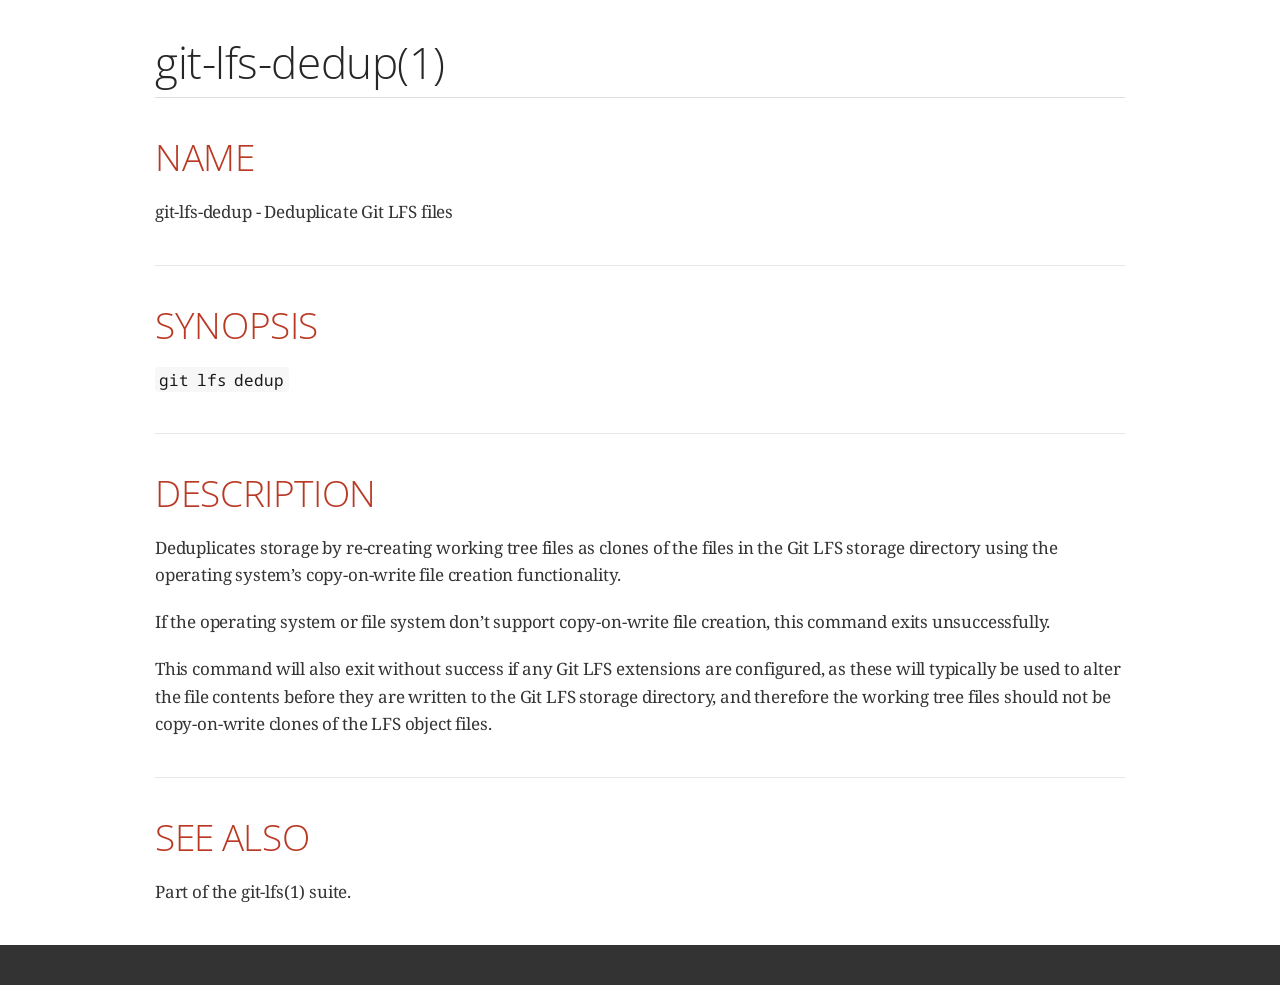
<file: git-lfs-3.4.0/man/html/git-lfs-dedup.1.html>
<!DOCTYPE html>
<html lang="en">
<head>
<meta charset="UTF-8">
<meta http-equiv="X-UA-Compatible" content="IE=edge">
<meta name="viewport" content="width=device-width, initial-scale=1.0">
<meta name="generator" content="Asciidoctor 2.0.20">
<title>git-lfs-dedup(1)</title>
<link rel="stylesheet" href="https://fonts.googleapis.com/css?family=Open+Sans:300,300italic,400,400italic,600,600italic%7CNoto+Serif:400,400italic,700,700italic%7CDroid+Sans+Mono:400,700">
<style>
/*! Asciidoctor default stylesheet | MIT License | https://asciidoctor.org */
/* Uncomment the following line when using as a custom stylesheet */
/* @import "https://fonts.googleapis.com/css?family=Open+Sans:300,300italic,400,400italic,600,600italic%7CNoto+Serif:400,400italic,700,700italic%7CDroid+Sans+Mono:400,700"; */
html{font-family:sans-serif;-webkit-text-size-adjust:100%}
a{background:none}
a:focus{outline:thin dotted}
a:active,a:hover{outline:0}
h1{font-size:2em;margin:.67em 0}
b,strong{font-weight:bold}
abbr{font-size:.9em}
abbr[title]{cursor:help;border-bottom:1px dotted #dddddf;text-decoration:none}
dfn{font-style:italic}
hr{height:0}
mark{background:#ff0;color:#000}
code,kbd,pre,samp{font-family:monospace;font-size:1em}
pre{white-space:pre-wrap}
q{quotes:"\201C" "\201D" "\2018" "\2019"}
small{font-size:80%}
sub,sup{font-size:75%;line-height:0;position:relative;vertical-align:baseline}
sup{top:-.5em}
sub{bottom:-.25em}
img{border:0}
svg:not(:root){overflow:hidden}
figure{margin:0}
audio,video{display:inline-block}
audio:not([controls]){display:none;height:0}
fieldset{border:1px solid silver;margin:0 2px;padding:.35em .625em .75em}
legend{border:0;padding:0}
button,input,select,textarea{font-family:inherit;font-size:100%;margin:0}
button,input{line-height:normal}
button,select{text-transform:none}
button,html input[type=button],input[type=reset],input[type=submit]{-webkit-appearance:button;cursor:pointer}
button[disabled],html input[disabled]{cursor:default}
input[type=checkbox],input[type=radio]{padding:0}
button::-moz-focus-inner,input::-moz-focus-inner{border:0;padding:0}
textarea{overflow:auto;vertical-align:top}
table{border-collapse:collapse;border-spacing:0}
*,::before,::after{box-sizing:border-box}
html,body{font-size:100%}
body{background:#fff;color:rgba(0,0,0,.8);padding:0;margin:0;font-family:"Noto Serif","DejaVu Serif",serif;line-height:1;position:relative;cursor:auto;-moz-tab-size:4;-o-tab-size:4;tab-size:4;word-wrap:anywhere;-moz-osx-font-smoothing:grayscale;-webkit-font-smoothing:antialiased}
a:hover{cursor:pointer}
img,object,embed{max-width:100%;height:auto}
object,embed{height:100%}
img{-ms-interpolation-mode:bicubic}
.left{float:left!important}
.right{float:right!important}
.text-left{text-align:left!important}
.text-right{text-align:right!important}
.text-center{text-align:center!important}
.text-justify{text-align:justify!important}
.hide{display:none}
img,object,svg{display:inline-block;vertical-align:middle}
textarea{height:auto;min-height:50px}
select{width:100%}
.subheader,.admonitionblock td.content>.title,.audioblock>.title,.exampleblock>.title,.imageblock>.title,.listingblock>.title,.literalblock>.title,.stemblock>.title,.openblock>.title,.paragraph>.title,.quoteblock>.title,table.tableblock>.title,.verseblock>.title,.videoblock>.title,.dlist>.title,.olist>.title,.ulist>.title,.qlist>.title,.hdlist>.title{line-height:1.45;color:#7a2518;font-weight:400;margin-top:0;margin-bottom:.25em}
div,dl,dt,dd,ul,ol,li,h1,h2,h3,#toctitle,.sidebarblock>.content>.title,h4,h5,h6,pre,form,p,blockquote,th,td{margin:0;padding:0}
a{color:#2156a5;text-decoration:underline;line-height:inherit}
a:hover,a:focus{color:#1d4b8f}
a img{border:0}
p{line-height:1.6;margin-bottom:1.25em;text-rendering:optimizeLegibility}
p aside{font-size:.875em;line-height:1.35;font-style:italic}
h1,h2,h3,#toctitle,.sidebarblock>.content>.title,h4,h5,h6{font-family:"Open Sans","DejaVu Sans",sans-serif;font-weight:300;font-style:normal;color:#ba3925;text-rendering:optimizeLegibility;margin-top:1em;margin-bottom:.5em;line-height:1.0125em}
h1 small,h2 small,h3 small,#toctitle small,.sidebarblock>.content>.title small,h4 small,h5 small,h6 small{font-size:60%;color:#e99b8f;line-height:0}
h1{font-size:2.125em}
h2{font-size:1.6875em}
h3,#toctitle,.sidebarblock>.content>.title{font-size:1.375em}
h4,h5{font-size:1.125em}
h6{font-size:1em}
hr{border:solid #dddddf;border-width:1px 0 0;clear:both;margin:1.25em 0 1.1875em}
em,i{font-style:italic;line-height:inherit}
strong,b{font-weight:bold;line-height:inherit}
small{font-size:60%;line-height:inherit}
code{font-family:"Droid Sans Mono","DejaVu Sans Mono",monospace;font-weight:400;color:rgba(0,0,0,.9)}
ul,ol,dl{line-height:1.6;margin-bottom:1.25em;list-style-position:outside;font-family:inherit}
ul,ol{margin-left:1.5em}
ul li ul,ul li ol{margin-left:1.25em;margin-bottom:0}
ul.circle{list-style-type:circle}
ul.disc{list-style-type:disc}
ul.square{list-style-type:square}
ul.circle ul:not([class]),ul.disc ul:not([class]),ul.square ul:not([class]){list-style:inherit}
ol li ul,ol li ol{margin-left:1.25em;margin-bottom:0}
dl dt{margin-bottom:.3125em;font-weight:bold}
dl dd{margin-bottom:1.25em}
blockquote{margin:0 0 1.25em;padding:.5625em 1.25em 0 1.1875em;border-left:1px solid #ddd}
blockquote,blockquote p{line-height:1.6;color:rgba(0,0,0,.85)}
@media screen and (min-width:768px){h1,h2,h3,#toctitle,.sidebarblock>.content>.title,h4,h5,h6{line-height:1.2}
h1{font-size:2.75em}
h2{font-size:2.3125em}
h3,#toctitle,.sidebarblock>.content>.title{font-size:1.6875em}
h4{font-size:1.4375em}}
table{background:#fff;margin-bottom:1.25em;border:1px solid #dedede;word-wrap:normal}
table thead,table tfoot{background:#f7f8f7}
table thead tr th,table thead tr td,table tfoot tr th,table tfoot tr td{padding:.5em .625em .625em;font-size:inherit;color:rgba(0,0,0,.8);text-align:left}
table tr th,table tr td{padding:.5625em .625em;font-size:inherit;color:rgba(0,0,0,.8)}
table tr.even,table tr.alt{background:#f8f8f7}
table thead tr th,table tfoot tr th,table tbody tr td,table tr td,table tfoot tr td{line-height:1.6}
h1,h2,h3,#toctitle,.sidebarblock>.content>.title,h4,h5,h6{line-height:1.2;word-spacing:-.05em}
h1 strong,h2 strong,h3 strong,#toctitle strong,.sidebarblock>.content>.title strong,h4 strong,h5 strong,h6 strong{font-weight:400}
.center{margin-left:auto;margin-right:auto}
.stretch{width:100%}
.clearfix::before,.clearfix::after,.float-group::before,.float-group::after{content:" ";display:table}
.clearfix::after,.float-group::after{clear:both}
:not(pre).nobreak{word-wrap:normal}
:not(pre).nowrap{white-space:nowrap}
:not(pre).pre-wrap{white-space:pre-wrap}
:not(pre):not([class^=L])>code{font-size:.9375em;font-style:normal!important;letter-spacing:0;padding:.1em .5ex;word-spacing:-.15em;background:#f7f7f8;border-radius:4px;line-height:1.45;text-rendering:optimizeSpeed}
pre{color:rgba(0,0,0,.9);font-family:"Droid Sans Mono","DejaVu Sans Mono",monospace;line-height:1.45;text-rendering:optimizeSpeed}
pre code,pre pre{color:inherit;font-size:inherit;line-height:inherit}
pre>code{display:block}
pre.nowrap,pre.nowrap pre{white-space:pre;word-wrap:normal}
em em{font-style:normal}
strong strong{font-weight:400}
.keyseq{color:rgba(51,51,51,.8)}
kbd{font-family:"Droid Sans Mono","DejaVu Sans Mono",monospace;display:inline-block;color:rgba(0,0,0,.8);font-size:.65em;line-height:1.45;background:#f7f7f7;border:1px solid #ccc;border-radius:3px;box-shadow:0 1px 0 rgba(0,0,0,.2),inset 0 0 0 .1em #fff;margin:0 .15em;padding:.2em .5em;vertical-align:middle;position:relative;top:-.1em;white-space:nowrap}
.keyseq kbd:first-child{margin-left:0}
.keyseq kbd:last-child{margin-right:0}
.menuseq,.menuref{color:#000}
.menuseq b:not(.caret),.menuref{font-weight:inherit}
.menuseq{word-spacing:-.02em}
.menuseq b.caret{font-size:1.25em;line-height:.8}
.menuseq i.caret{font-weight:bold;text-align:center;width:.45em}
b.button::before,b.button::after{position:relative;top:-1px;font-weight:400}
b.button::before{content:"[";padding:0 3px 0 2px}
b.button::after{content:"]";padding:0 2px 0 3px}
p a>code:hover{color:rgba(0,0,0,.9)}
#header,#content,#footnotes,#footer{width:100%;margin:0 auto;max-width:62.5em;*zoom:1;position:relative;padding-left:.9375em;padding-right:.9375em}
#header::before,#header::after,#content::before,#content::after,#footnotes::before,#footnotes::after,#footer::before,#footer::after{content:" ";display:table}
#header::after,#content::after,#footnotes::after,#footer::after{clear:both}
#content{margin-top:1.25em}
#content::before{content:none}
#header>h1:first-child{color:rgba(0,0,0,.85);margin-top:2.25rem;margin-bottom:0}
#header>h1:first-child+#toc{margin-top:8px;border-top:1px solid #dddddf}
#header>h1:only-child,body.toc2 #header>h1:nth-last-child(2){border-bottom:1px solid #dddddf;padding-bottom:8px}
#header .details{border-bottom:1px solid #dddddf;line-height:1.45;padding-top:.25em;padding-bottom:.25em;padding-left:.25em;color:rgba(0,0,0,.6);display:flex;flex-flow:row wrap}
#header .details span:first-child{margin-left:-.125em}
#header .details span.email a{color:rgba(0,0,0,.85)}
#header .details br{display:none}
#header .details br+span::before{content:"\00a0\2013\00a0"}
#header .details br+span.author::before{content:"\00a0\22c5\00a0";color:rgba(0,0,0,.85)}
#header .details br+span#revremark::before{content:"\00a0|\00a0"}
#header #revnumber{text-transform:capitalize}
#header #revnumber::after{content:"\00a0"}
#content>h1:first-child:not([class]){color:rgba(0,0,0,.85);border-bottom:1px solid #dddddf;padding-bottom:8px;margin-top:0;padding-top:1rem;margin-bottom:1.25rem}
#toc{border-bottom:1px solid #e7e7e9;padding-bottom:.5em}
#toc>ul{margin-left:.125em}
#toc ul.sectlevel0>li>a{font-style:italic}
#toc ul.sectlevel0 ul.sectlevel1{margin:.5em 0}
#toc ul{font-family:"Open Sans","DejaVu Sans",sans-serif;list-style-type:none}
#toc li{line-height:1.3334;margin-top:.3334em}
#toc a{text-decoration:none}
#toc a:active{text-decoration:underline}
#toctitle{color:#7a2518;font-size:1.2em}
@media screen and (min-width:768px){#toctitle{font-size:1.375em}
body.toc2{padding-left:15em;padding-right:0}
#toc.toc2{margin-top:0!important;background:#f8f8f7;position:fixed;width:15em;left:0;top:0;border-right:1px solid #e7e7e9;border-top-width:0!important;border-bottom-width:0!important;z-index:1000;padding:1.25em 1em;height:100%;overflow:auto}
#toc.toc2 #toctitle{margin-top:0;margin-bottom:.8rem;font-size:1.2em}
#toc.toc2>ul{font-size:.9em;margin-bottom:0}
#toc.toc2 ul ul{margin-left:0;padding-left:1em}
#toc.toc2 ul.sectlevel0 ul.sectlevel1{padding-left:0;margin-top:.5em;margin-bottom:.5em}
body.toc2.toc-right{padding-left:0;padding-right:15em}
body.toc2.toc-right #toc.toc2{border-right-width:0;border-left:1px solid #e7e7e9;left:auto;right:0}}
@media screen and (min-width:1280px){body.toc2{padding-left:20em;padding-right:0}
#toc.toc2{width:20em}
#toc.toc2 #toctitle{font-size:1.375em}
#toc.toc2>ul{font-size:.95em}
#toc.toc2 ul ul{padding-left:1.25em}
body.toc2.toc-right{padding-left:0;padding-right:20em}}
#content #toc{border:1px solid #e0e0dc;margin-bottom:1.25em;padding:1.25em;background:#f8f8f7;border-radius:4px}
#content #toc>:first-child{margin-top:0}
#content #toc>:last-child{margin-bottom:0}
#footer{max-width:none;background:rgba(0,0,0,.8);padding:1.25em}
#footer-text{color:hsla(0,0%,100%,.8);line-height:1.44}
#content{margin-bottom:.625em}
.sect1{padding-bottom:.625em}
@media screen and (min-width:768px){#content{margin-bottom:1.25em}
.sect1{padding-bottom:1.25em}}
.sect1:last-child{padding-bottom:0}
.sect1+.sect1{border-top:1px solid #e7e7e9}
#content h1>a.anchor,h2>a.anchor,h3>a.anchor,#toctitle>a.anchor,.sidebarblock>.content>.title>a.anchor,h4>a.anchor,h5>a.anchor,h6>a.anchor{position:absolute;z-index:1001;width:1.5ex;margin-left:-1.5ex;display:block;text-decoration:none!important;visibility:hidden;text-align:center;font-weight:400}
#content h1>a.anchor::before,h2>a.anchor::before,h3>a.anchor::before,#toctitle>a.anchor::before,.sidebarblock>.content>.title>a.anchor::before,h4>a.anchor::before,h5>a.anchor::before,h6>a.anchor::before{content:"\00A7";font-size:.85em;display:block;padding-top:.1em}
#content h1:hover>a.anchor,#content h1>a.anchor:hover,h2:hover>a.anchor,h2>a.anchor:hover,h3:hover>a.anchor,#toctitle:hover>a.anchor,.sidebarblock>.content>.title:hover>a.anchor,h3>a.anchor:hover,#toctitle>a.anchor:hover,.sidebarblock>.content>.title>a.anchor:hover,h4:hover>a.anchor,h4>a.anchor:hover,h5:hover>a.anchor,h5>a.anchor:hover,h6:hover>a.anchor,h6>a.anchor:hover{visibility:visible}
#content h1>a.link,h2>a.link,h3>a.link,#toctitle>a.link,.sidebarblock>.content>.title>a.link,h4>a.link,h5>a.link,h6>a.link{color:#ba3925;text-decoration:none}
#content h1>a.link:hover,h2>a.link:hover,h3>a.link:hover,#toctitle>a.link:hover,.sidebarblock>.content>.title>a.link:hover,h4>a.link:hover,h5>a.link:hover,h6>a.link:hover{color:#a53221}
details,.audioblock,.imageblock,.literalblock,.listingblock,.stemblock,.videoblock{margin-bottom:1.25em}
details{margin-left:1.25rem}
details>summary{cursor:pointer;display:block;position:relative;line-height:1.6;margin-bottom:.625rem;outline:none;-webkit-tap-highlight-color:transparent}
details>summary::-webkit-details-marker{display:none}
details>summary::before{content:"";border:solid transparent;border-left:solid;border-width:.3em 0 .3em .5em;position:absolute;top:.5em;left:-1.25rem;transform:translateX(15%)}
details[open]>summary::before{border:solid transparent;border-top:solid;border-width:.5em .3em 0;transform:translateY(15%)}
details>summary::after{content:"";width:1.25rem;height:1em;position:absolute;top:.3em;left:-1.25rem}
.admonitionblock td.content>.title,.audioblock>.title,.exampleblock>.title,.imageblock>.title,.listingblock>.title,.literalblock>.title,.stemblock>.title,.openblock>.title,.paragraph>.title,.quoteblock>.title,table.tableblock>.title,.verseblock>.title,.videoblock>.title,.dlist>.title,.olist>.title,.ulist>.title,.qlist>.title,.hdlist>.title{text-rendering:optimizeLegibility;text-align:left;font-family:"Noto Serif","DejaVu Serif",serif;font-size:1rem;font-style:italic}
table.tableblock.fit-content>caption.title{white-space:nowrap;width:0}
.paragraph.lead>p,#preamble>.sectionbody>[class=paragraph]:first-of-type p{font-size:1.21875em;line-height:1.6;color:rgba(0,0,0,.85)}
.admonitionblock>table{border-collapse:separate;border:0;background:none;width:100%}
.admonitionblock>table td.icon{text-align:center;width:80px}
.admonitionblock>table td.icon img{max-width:none}
.admonitionblock>table td.icon .title{font-weight:bold;font-family:"Open Sans","DejaVu Sans",sans-serif;text-transform:uppercase}
.admonitionblock>table td.content{padding-left:1.125em;padding-right:1.25em;border-left:1px solid #dddddf;color:rgba(0,0,0,.6);word-wrap:anywhere}
.admonitionblock>table td.content>:last-child>:last-child{margin-bottom:0}
.exampleblock>.content{border:1px solid #e6e6e6;margin-bottom:1.25em;padding:1.25em;background:#fff;border-radius:4px}
.sidebarblock{border:1px solid #dbdbd6;margin-bottom:1.25em;padding:1.25em;background:#f3f3f2;border-radius:4px}
.sidebarblock>.content>.title{color:#7a2518;margin-top:0;text-align:center}
.exampleblock>.content>:first-child,.sidebarblock>.content>:first-child{margin-top:0}
.exampleblock>.content>:last-child,.exampleblock>.content>:last-child>:last-child,.exampleblock>.content .olist>ol>li:last-child>:last-child,.exampleblock>.content .ulist>ul>li:last-child>:last-child,.exampleblock>.content .qlist>ol>li:last-child>:last-child,.sidebarblock>.content>:last-child,.sidebarblock>.content>:last-child>:last-child,.sidebarblock>.content .olist>ol>li:last-child>:last-child,.sidebarblock>.content .ulist>ul>li:last-child>:last-child,.sidebarblock>.content .qlist>ol>li:last-child>:last-child{margin-bottom:0}
.literalblock pre,.listingblock>.content>pre{border-radius:4px;overflow-x:auto;padding:1em;font-size:.8125em}
@media screen and (min-width:768px){.literalblock pre,.listingblock>.content>pre{font-size:.90625em}}
@media screen and (min-width:1280px){.literalblock pre,.listingblock>.content>pre{font-size:1em}}
.literalblock pre,.listingblock>.content>pre:not(.highlight),.listingblock>.content>pre[class=highlight],.listingblock>.content>pre[class^="highlight "]{background:#f7f7f8}
.literalblock.output pre{color:#f7f7f8;background:rgba(0,0,0,.9)}
.listingblock>.content{position:relative}
.listingblock code[data-lang]::before{display:none;content:attr(data-lang);position:absolute;font-size:.75em;top:.425rem;right:.5rem;line-height:1;text-transform:uppercase;color:inherit;opacity:.5}
.listingblock:hover code[data-lang]::before{display:block}
.listingblock.terminal pre .command::before{content:attr(data-prompt);padding-right:.5em;color:inherit;opacity:.5}
.listingblock.terminal pre .command:not([data-prompt])::before{content:"$"}
.listingblock pre.highlightjs{padding:0}
.listingblock pre.highlightjs>code{padding:1em;border-radius:4px}
.listingblock pre.prettyprint{border-width:0}
.prettyprint{background:#f7f7f8}
pre.prettyprint .linenums{line-height:1.45;margin-left:2em}
pre.prettyprint li{background:none;list-style-type:inherit;padding-left:0}
pre.prettyprint li code[data-lang]::before{opacity:1}
pre.prettyprint li:not(:first-child) code[data-lang]::before{display:none}
table.linenotable{border-collapse:separate;border:0;margin-bottom:0;background:none}
table.linenotable td[class]{color:inherit;vertical-align:top;padding:0;line-height:inherit;white-space:normal}
table.linenotable td.code{padding-left:.75em}
table.linenotable td.linenos,pre.pygments .linenos{border-right:1px solid;opacity:.35;padding-right:.5em;-webkit-user-select:none;-moz-user-select:none;-ms-user-select:none;user-select:none}
pre.pygments span.linenos{display:inline-block;margin-right:.75em}
.quoteblock{margin:0 1em 1.25em 1.5em;display:table}
.quoteblock:not(.excerpt)>.title{margin-left:-1.5em;margin-bottom:.75em}
.quoteblock blockquote,.quoteblock p{color:rgba(0,0,0,.85);font-size:1.15rem;line-height:1.75;word-spacing:.1em;letter-spacing:0;font-style:italic;text-align:justify}
.quoteblock blockquote{margin:0;padding:0;border:0}
.quoteblock blockquote::before{content:"\201c";float:left;font-size:2.75em;font-weight:bold;line-height:.6em;margin-left:-.6em;color:#7a2518;text-shadow:0 1px 2px rgba(0,0,0,.1)}
.quoteblock blockquote>.paragraph:last-child p{margin-bottom:0}
.quoteblock .attribution{margin-top:.75em;margin-right:.5ex;text-align:right}
.verseblock{margin:0 1em 1.25em}
.verseblock pre{font-family:"Open Sans","DejaVu Sans",sans-serif;font-size:1.15rem;color:rgba(0,0,0,.85);font-weight:300;text-rendering:optimizeLegibility}
.verseblock pre strong{font-weight:400}
.verseblock .attribution{margin-top:1.25rem;margin-left:.5ex}
.quoteblock .attribution,.verseblock .attribution{font-size:.9375em;line-height:1.45;font-style:italic}
.quoteblock .attribution br,.verseblock .attribution br{display:none}
.quoteblock .attribution cite,.verseblock .attribution cite{display:block;letter-spacing:-.025em;color:rgba(0,0,0,.6)}
.quoteblock.abstract blockquote::before,.quoteblock.excerpt blockquote::before,.quoteblock .quoteblock blockquote::before{display:none}
.quoteblock.abstract blockquote,.quoteblock.abstract p,.quoteblock.excerpt blockquote,.quoteblock.excerpt p,.quoteblock .quoteblock blockquote,.quoteblock .quoteblock p{line-height:1.6;word-spacing:0}
.quoteblock.abstract{margin:0 1em 1.25em;display:block}
.quoteblock.abstract>.title{margin:0 0 .375em;font-size:1.15em;text-align:center}
.quoteblock.excerpt>blockquote,.quoteblock .quoteblock{padding:0 0 .25em 1em;border-left:.25em solid #dddddf}
.quoteblock.excerpt,.quoteblock .quoteblock{margin-left:0}
.quoteblock.excerpt blockquote,.quoteblock.excerpt p,.quoteblock .quoteblock blockquote,.quoteblock .quoteblock p{color:inherit;font-size:1.0625rem}
.quoteblock.excerpt .attribution,.quoteblock .quoteblock .attribution{color:inherit;font-size:.85rem;text-align:left;margin-right:0}
p.tableblock:last-child{margin-bottom:0}
td.tableblock>.content{margin-bottom:1.25em;word-wrap:anywhere}
td.tableblock>.content>:last-child{margin-bottom:-1.25em}
table.tableblock,th.tableblock,td.tableblock{border:0 solid #dedede}
table.grid-all>*>tr>*{border-width:1px}
table.grid-cols>*>tr>*{border-width:0 1px}
table.grid-rows>*>tr>*{border-width:1px 0}
table.frame-all{border-width:1px}
table.frame-ends{border-width:1px 0}
table.frame-sides{border-width:0 1px}
table.frame-none>colgroup+*>:first-child>*,table.frame-sides>colgroup+*>:first-child>*{border-top-width:0}
table.frame-none>:last-child>:last-child>*,table.frame-sides>:last-child>:last-child>*{border-bottom-width:0}
table.frame-none>*>tr>:first-child,table.frame-ends>*>tr>:first-child{border-left-width:0}
table.frame-none>*>tr>:last-child,table.frame-ends>*>tr>:last-child{border-right-width:0}
table.stripes-all>*>tr,table.stripes-odd>*>tr:nth-of-type(odd),table.stripes-even>*>tr:nth-of-type(even),table.stripes-hover>*>tr:hover{background:#f8f8f7}
th.halign-left,td.halign-left{text-align:left}
th.halign-right,td.halign-right{text-align:right}
th.halign-center,td.halign-center{text-align:center}
th.valign-top,td.valign-top{vertical-align:top}
th.valign-bottom,td.valign-bottom{vertical-align:bottom}
th.valign-middle,td.valign-middle{vertical-align:middle}
table thead th,table tfoot th{font-weight:bold}
tbody tr th{background:#f7f8f7}
tbody tr th,tbody tr th p,tfoot tr th,tfoot tr th p{color:rgba(0,0,0,.8);font-weight:bold}
p.tableblock>code:only-child{background:none;padding:0}
p.tableblock{font-size:1em}
ol{margin-left:1.75em}
ul li ol{margin-left:1.5em}
dl dd{margin-left:1.125em}
dl dd:last-child,dl dd:last-child>:last-child{margin-bottom:0}
li p,ul dd,ol dd,.olist .olist,.ulist .ulist,.ulist .olist,.olist .ulist{margin-bottom:.625em}
ul.checklist,ul.none,ol.none,ul.no-bullet,ol.no-bullet,ol.unnumbered,ul.unstyled,ol.unstyled{list-style-type:none}
ul.no-bullet,ol.no-bullet,ol.unnumbered{margin-left:.625em}
ul.unstyled,ol.unstyled{margin-left:0}
li>p:empty:only-child::before{content:"";display:inline-block}
ul.checklist>li>p:first-child{margin-left:-1em}
ul.checklist>li>p:first-child>.fa-square-o:first-child,ul.checklist>li>p:first-child>.fa-check-square-o:first-child{width:1.25em;font-size:.8em;position:relative;bottom:.125em}
ul.checklist>li>p:first-child>input[type=checkbox]:first-child{margin-right:.25em}
ul.inline{display:flex;flex-flow:row wrap;list-style:none;margin:0 0 .625em -1.25em}
ul.inline>li{margin-left:1.25em}
.unstyled dl dt{font-weight:400;font-style:normal}
ol.arabic{list-style-type:decimal}
ol.decimal{list-style-type:decimal-leading-zero}
ol.loweralpha{list-style-type:lower-alpha}
ol.upperalpha{list-style-type:upper-alpha}
ol.lowerroman{list-style-type:lower-roman}
ol.upperroman{list-style-type:upper-roman}
ol.lowergreek{list-style-type:lower-greek}
.hdlist>table,.colist>table{border:0;background:none}
.hdlist>table>tbody>tr,.colist>table>tbody>tr{background:none}
td.hdlist1,td.hdlist2{vertical-align:top;padding:0 .625em}
td.hdlist1{font-weight:bold;padding-bottom:1.25em}
td.hdlist2{word-wrap:anywhere}
.literalblock+.colist,.listingblock+.colist{margin-top:-.5em}
.colist td:not([class]):first-child{padding:.4em .75em 0;line-height:1;vertical-align:top}
.colist td:not([class]):first-child img{max-width:none}
.colist td:not([class]):last-child{padding:.25em 0}
.thumb,.th{line-height:0;display:inline-block;border:4px solid #fff;box-shadow:0 0 0 1px #ddd}
.imageblock.left{margin:.25em .625em 1.25em 0}
.imageblock.right{margin:.25em 0 1.25em .625em}
.imageblock>.title{margin-bottom:0}
.imageblock.thumb,.imageblock.th{border-width:6px}
.imageblock.thumb>.title,.imageblock.th>.title{padding:0 .125em}
.image.left,.image.right{margin-top:.25em;margin-bottom:.25em;display:inline-block;line-height:0}
.image.left{margin-right:.625em}
.image.right{margin-left:.625em}
a.image{text-decoration:none;display:inline-block}
a.image object{pointer-events:none}
sup.footnote,sup.footnoteref{font-size:.875em;position:static;vertical-align:super}
sup.footnote a,sup.footnoteref a{text-decoration:none}
sup.footnote a:active,sup.footnoteref a:active{text-decoration:underline}
#footnotes{padding-top:.75em;padding-bottom:.75em;margin-bottom:.625em}
#footnotes hr{width:20%;min-width:6.25em;margin:-.25em 0 .75em;border-width:1px 0 0}
#footnotes .footnote{padding:0 .375em 0 .225em;line-height:1.3334;font-size:.875em;margin-left:1.2em;margin-bottom:.2em}
#footnotes .footnote a:first-of-type{font-weight:bold;text-decoration:none;margin-left:-1.05em}
#footnotes .footnote:last-of-type{margin-bottom:0}
#content #footnotes{margin-top:-.625em;margin-bottom:0;padding:.75em 0}
div.unbreakable{page-break-inside:avoid}
.big{font-size:larger}
.small{font-size:smaller}
.underline{text-decoration:underline}
.overline{text-decoration:overline}
.line-through{text-decoration:line-through}
.aqua{color:#00bfbf}
.aqua-background{background:#00fafa}
.black{color:#000}
.black-background{background:#000}
.blue{color:#0000bf}
.blue-background{background:#0000fa}
.fuchsia{color:#bf00bf}
.fuchsia-background{background:#fa00fa}
.gray{color:#606060}
.gray-background{background:#7d7d7d}
.green{color:#006000}
.green-background{background:#007d00}
.lime{color:#00bf00}
.lime-background{background:#00fa00}
.maroon{color:#600000}
.maroon-background{background:#7d0000}
.navy{color:#000060}
.navy-background{background:#00007d}
.olive{color:#606000}
.olive-background{background:#7d7d00}
.purple{color:#600060}
.purple-background{background:#7d007d}
.red{color:#bf0000}
.red-background{background:#fa0000}
.silver{color:#909090}
.silver-background{background:#bcbcbc}
.teal{color:#006060}
.teal-background{background:#007d7d}
.white{color:#bfbfbf}
.white-background{background:#fafafa}
.yellow{color:#bfbf00}
.yellow-background{background:#fafa00}
span.icon>.fa{cursor:default}
a span.icon>.fa{cursor:inherit}
.admonitionblock td.icon [class^="fa icon-"]{font-size:2.5em;text-shadow:1px 1px 2px rgba(0,0,0,.5);cursor:default}
.admonitionblock td.icon .icon-note::before{content:"\f05a";color:#19407c}
.admonitionblock td.icon .icon-tip::before{content:"\f0eb";text-shadow:1px 1px 2px rgba(155,155,0,.8);color:#111}
.admonitionblock td.icon .icon-warning::before{content:"\f071";color:#bf6900}
.admonitionblock td.icon .icon-caution::before{content:"\f06d";color:#bf3400}
.admonitionblock td.icon .icon-important::before{content:"\f06a";color:#bf0000}
.conum[data-value]{display:inline-block;color:#fff!important;background:rgba(0,0,0,.8);border-radius:50%;text-align:center;font-size:.75em;width:1.67em;height:1.67em;line-height:1.67em;font-family:"Open Sans","DejaVu Sans",sans-serif;font-style:normal;font-weight:bold}
.conum[data-value] *{color:#fff!important}
.conum[data-value]+b{display:none}
.conum[data-value]::after{content:attr(data-value)}
pre .conum[data-value]{position:relative;top:-.125em}
b.conum *{color:inherit!important}
.conum:not([data-value]):empty{display:none}
dt,th.tableblock,td.content,div.footnote{text-rendering:optimizeLegibility}
h1,h2,p,td.content,span.alt,summary{letter-spacing:-.01em}
p strong,td.content strong,div.footnote strong{letter-spacing:-.005em}
p,blockquote,dt,td.content,td.hdlist1,span.alt,summary{font-size:1.0625rem}
p{margin-bottom:1.25rem}
.sidebarblock p,.sidebarblock dt,.sidebarblock td.content,p.tableblock{font-size:1em}
.exampleblock>.content{background:#fffef7;border-color:#e0e0dc;box-shadow:0 1px 4px #e0e0dc}
.print-only{display:none!important}
@page{margin:1.25cm .75cm}
@media print{*{box-shadow:none!important;text-shadow:none!important}
html{font-size:80%}
a{color:inherit!important;text-decoration:underline!important}
a.bare,a[href^="#"],a[href^="mailto:"]{text-decoration:none!important}
a[href^="http:"]:not(.bare)::after,a[href^="https:"]:not(.bare)::after{content:"(" attr(href) ")";display:inline-block;font-size:.875em;padding-left:.25em}
abbr[title]{border-bottom:1px dotted}
abbr[title]::after{content:" (" attr(title) ")"}
pre,blockquote,tr,img,object,svg{page-break-inside:avoid}
thead{display:table-header-group}
svg{max-width:100%}
p,blockquote,dt,td.content{font-size:1em;orphans:3;widows:3}
h2,h3,#toctitle,.sidebarblock>.content>.title{page-break-after:avoid}
#header,#content,#footnotes,#footer{max-width:none}
#toc,.sidebarblock,.exampleblock>.content{background:none!important}
#toc{border-bottom:1px solid #dddddf!important;padding-bottom:0!important}
body.book #header{text-align:center}
body.book #header>h1:first-child{border:0!important;margin:2.5em 0 1em}
body.book #header .details{border:0!important;display:block;padding:0!important}
body.book #header .details span:first-child{margin-left:0!important}
body.book #header .details br{display:block}
body.book #header .details br+span::before{content:none!important}
body.book #toc{border:0!important;text-align:left!important;padding:0!important;margin:0!important}
body.book #toc,body.book #preamble,body.book h1.sect0,body.book .sect1>h2{page-break-before:always}
.listingblock code[data-lang]::before{display:block}
#footer{padding:0 .9375em}
.hide-on-print{display:none!important}
.print-only{display:block!important}
.hide-for-print{display:none!important}
.show-for-print{display:inherit!important}}
@media amzn-kf8,print{#header>h1:first-child{margin-top:1.25rem}
.sect1{padding:0!important}
.sect1+.sect1{border:0}
#footer{background:none}
#footer-text{color:rgba(0,0,0,.6);font-size:.9em}}
@media amzn-kf8{#header,#content,#footnotes,#footer{padding:0}}
</style>
</head>
<body class="article">
<div id="header">
<h1>git-lfs-dedup(1)</h1>
</div>
<div id="content">
<div class="sect1">
<h2 id="_name">NAME</h2>
<div class="sectionbody">
<div class="paragraph">
<p>git-lfs-dedup - Deduplicate Git LFS files</p>
</div>
</div>
</div>
<div class="sect1">
<h2 id="_synopsis">SYNOPSIS</h2>
<div class="sectionbody">
<div class="paragraph">
<p><code>git lfs dedup</code></p>
</div>
</div>
</div>
<div class="sect1">
<h2 id="_description">DESCRIPTION</h2>
<div class="sectionbody">
<div class="paragraph">
<p>Deduplicates storage by re-creating working tree files as clones of the
files in the Git LFS storage directory using the operating system&#8217;s
copy-on-write file creation functionality.</p>
</div>
<div class="paragraph">
<p>If the operating system or file system don&#8217;t support copy-on-write file
creation, this command exits unsuccessfully.</p>
</div>
<div class="paragraph">
<p>This command will also exit without success if any Git LFS extensions
are configured, as these will typically be used to alter the file
contents before they are written to the Git LFS storage directory, and
therefore the working tree files should not be copy-on-write clones of
the LFS object files.</p>
</div>
</div>
</div>
<div class="sect1">
<h2 id="_see_also">SEE ALSO</h2>
<div class="sectionbody">
<div class="paragraph">
<p>Part of the git-lfs(1) suite.</p>
</div>
</div>
</div>
</div>
<div id="footer">
<div id="footer-text">
</div>
</div>
</body>
</html>
</file>
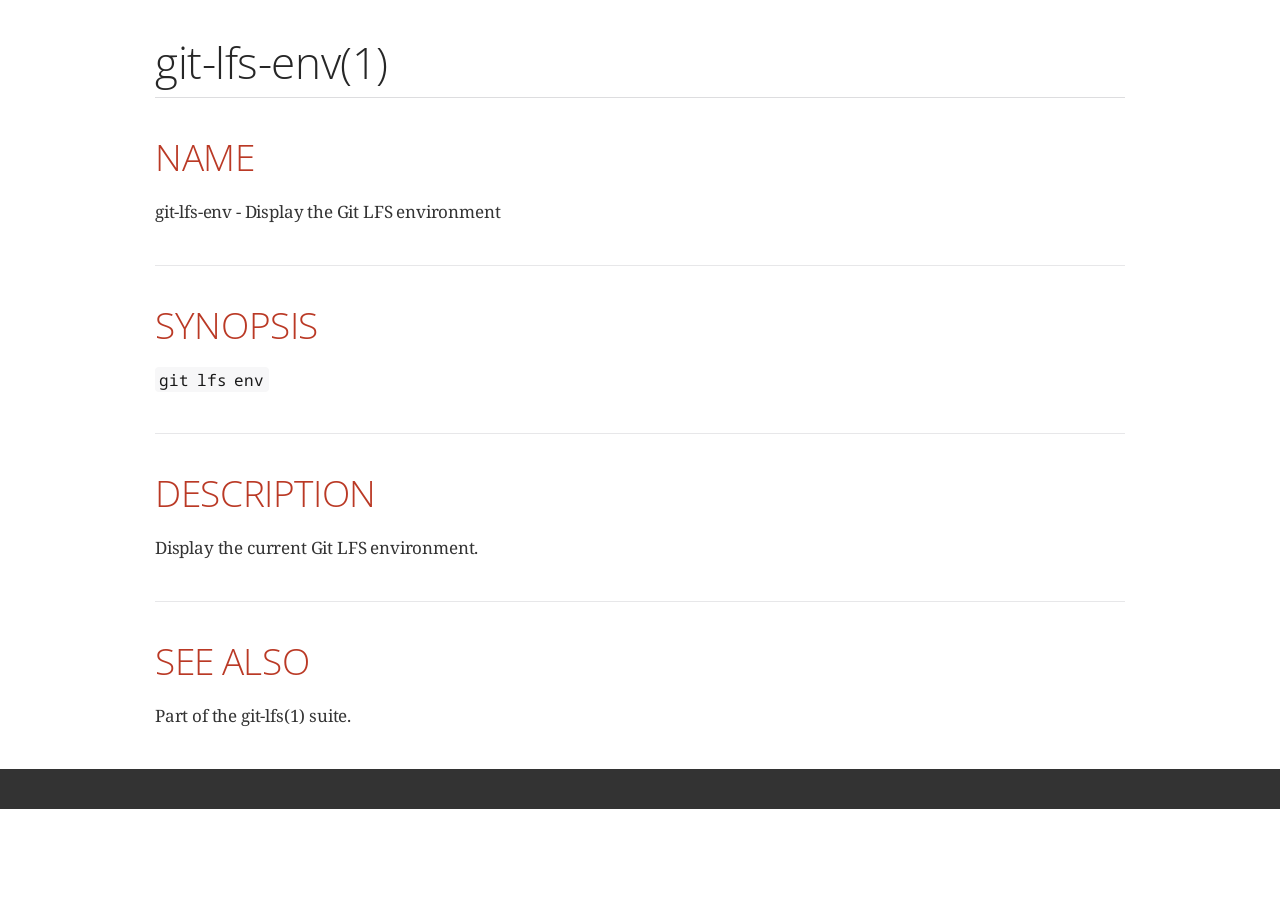
<file: git-lfs-3.4.0/man/html/git-lfs-env.1.html>
<!DOCTYPE html>
<html lang="en">
<head>
<meta charset="UTF-8">
<meta http-equiv="X-UA-Compatible" content="IE=edge">
<meta name="viewport" content="width=device-width, initial-scale=1.0">
<meta name="generator" content="Asciidoctor 2.0.20">
<title>git-lfs-env(1)</title>
<link rel="stylesheet" href="https://fonts.googleapis.com/css?family=Open+Sans:300,300italic,400,400italic,600,600italic%7CNoto+Serif:400,400italic,700,700italic%7CDroid+Sans+Mono:400,700">
<style>
/*! Asciidoctor default stylesheet | MIT License | https://asciidoctor.org */
/* Uncomment the following line when using as a custom stylesheet */
/* @import "https://fonts.googleapis.com/css?family=Open+Sans:300,300italic,400,400italic,600,600italic%7CNoto+Serif:400,400italic,700,700italic%7CDroid+Sans+Mono:400,700"; */
html{font-family:sans-serif;-webkit-text-size-adjust:100%}
a{background:none}
a:focus{outline:thin dotted}
a:active,a:hover{outline:0}
h1{font-size:2em;margin:.67em 0}
b,strong{font-weight:bold}
abbr{font-size:.9em}
abbr[title]{cursor:help;border-bottom:1px dotted #dddddf;text-decoration:none}
dfn{font-style:italic}
hr{height:0}
mark{background:#ff0;color:#000}
code,kbd,pre,samp{font-family:monospace;font-size:1em}
pre{white-space:pre-wrap}
q{quotes:"\201C" "\201D" "\2018" "\2019"}
small{font-size:80%}
sub,sup{font-size:75%;line-height:0;position:relative;vertical-align:baseline}
sup{top:-.5em}
sub{bottom:-.25em}
img{border:0}
svg:not(:root){overflow:hidden}
figure{margin:0}
audio,video{display:inline-block}
audio:not([controls]){display:none;height:0}
fieldset{border:1px solid silver;margin:0 2px;padding:.35em .625em .75em}
legend{border:0;padding:0}
button,input,select,textarea{font-family:inherit;font-size:100%;margin:0}
button,input{line-height:normal}
button,select{text-transform:none}
button,html input[type=button],input[type=reset],input[type=submit]{-webkit-appearance:button;cursor:pointer}
button[disabled],html input[disabled]{cursor:default}
input[type=checkbox],input[type=radio]{padding:0}
button::-moz-focus-inner,input::-moz-focus-inner{border:0;padding:0}
textarea{overflow:auto;vertical-align:top}
table{border-collapse:collapse;border-spacing:0}
*,::before,::after{box-sizing:border-box}
html,body{font-size:100%}
body{background:#fff;color:rgba(0,0,0,.8);padding:0;margin:0;font-family:"Noto Serif","DejaVu Serif",serif;line-height:1;position:relative;cursor:auto;-moz-tab-size:4;-o-tab-size:4;tab-size:4;word-wrap:anywhere;-moz-osx-font-smoothing:grayscale;-webkit-font-smoothing:antialiased}
a:hover{cursor:pointer}
img,object,embed{max-width:100%;height:auto}
object,embed{height:100%}
img{-ms-interpolation-mode:bicubic}
.left{float:left!important}
.right{float:right!important}
.text-left{text-align:left!important}
.text-right{text-align:right!important}
.text-center{text-align:center!important}
.text-justify{text-align:justify!important}
.hide{display:none}
img,object,svg{display:inline-block;vertical-align:middle}
textarea{height:auto;min-height:50px}
select{width:100%}
.subheader,.admonitionblock td.content>.title,.audioblock>.title,.exampleblock>.title,.imageblock>.title,.listingblock>.title,.literalblock>.title,.stemblock>.title,.openblock>.title,.paragraph>.title,.quoteblock>.title,table.tableblock>.title,.verseblock>.title,.videoblock>.title,.dlist>.title,.olist>.title,.ulist>.title,.qlist>.title,.hdlist>.title{line-height:1.45;color:#7a2518;font-weight:400;margin-top:0;margin-bottom:.25em}
div,dl,dt,dd,ul,ol,li,h1,h2,h3,#toctitle,.sidebarblock>.content>.title,h4,h5,h6,pre,form,p,blockquote,th,td{margin:0;padding:0}
a{color:#2156a5;text-decoration:underline;line-height:inherit}
a:hover,a:focus{color:#1d4b8f}
a img{border:0}
p{line-height:1.6;margin-bottom:1.25em;text-rendering:optimizeLegibility}
p aside{font-size:.875em;line-height:1.35;font-style:italic}
h1,h2,h3,#toctitle,.sidebarblock>.content>.title,h4,h5,h6{font-family:"Open Sans","DejaVu Sans",sans-serif;font-weight:300;font-style:normal;color:#ba3925;text-rendering:optimizeLegibility;margin-top:1em;margin-bottom:.5em;line-height:1.0125em}
h1 small,h2 small,h3 small,#toctitle small,.sidebarblock>.content>.title small,h4 small,h5 small,h6 small{font-size:60%;color:#e99b8f;line-height:0}
h1{font-size:2.125em}
h2{font-size:1.6875em}
h3,#toctitle,.sidebarblock>.content>.title{font-size:1.375em}
h4,h5{font-size:1.125em}
h6{font-size:1em}
hr{border:solid #dddddf;border-width:1px 0 0;clear:both;margin:1.25em 0 1.1875em}
em,i{font-style:italic;line-height:inherit}
strong,b{font-weight:bold;line-height:inherit}
small{font-size:60%;line-height:inherit}
code{font-family:"Droid Sans Mono","DejaVu Sans Mono",monospace;font-weight:400;color:rgba(0,0,0,.9)}
ul,ol,dl{line-height:1.6;margin-bottom:1.25em;list-style-position:outside;font-family:inherit}
ul,ol{margin-left:1.5em}
ul li ul,ul li ol{margin-left:1.25em;margin-bottom:0}
ul.circle{list-style-type:circle}
ul.disc{list-style-type:disc}
ul.square{list-style-type:square}
ul.circle ul:not([class]),ul.disc ul:not([class]),ul.square ul:not([class]){list-style:inherit}
ol li ul,ol li ol{margin-left:1.25em;margin-bottom:0}
dl dt{margin-bottom:.3125em;font-weight:bold}
dl dd{margin-bottom:1.25em}
blockquote{margin:0 0 1.25em;padding:.5625em 1.25em 0 1.1875em;border-left:1px solid #ddd}
blockquote,blockquote p{line-height:1.6;color:rgba(0,0,0,.85)}
@media screen and (min-width:768px){h1,h2,h3,#toctitle,.sidebarblock>.content>.title,h4,h5,h6{line-height:1.2}
h1{font-size:2.75em}
h2{font-size:2.3125em}
h3,#toctitle,.sidebarblock>.content>.title{font-size:1.6875em}
h4{font-size:1.4375em}}
table{background:#fff;margin-bottom:1.25em;border:1px solid #dedede;word-wrap:normal}
table thead,table tfoot{background:#f7f8f7}
table thead tr th,table thead tr td,table tfoot tr th,table tfoot tr td{padding:.5em .625em .625em;font-size:inherit;color:rgba(0,0,0,.8);text-align:left}
table tr th,table tr td{padding:.5625em .625em;font-size:inherit;color:rgba(0,0,0,.8)}
table tr.even,table tr.alt{background:#f8f8f7}
table thead tr th,table tfoot tr th,table tbody tr td,table tr td,table tfoot tr td{line-height:1.6}
h1,h2,h3,#toctitle,.sidebarblock>.content>.title,h4,h5,h6{line-height:1.2;word-spacing:-.05em}
h1 strong,h2 strong,h3 strong,#toctitle strong,.sidebarblock>.content>.title strong,h4 strong,h5 strong,h6 strong{font-weight:400}
.center{margin-left:auto;margin-right:auto}
.stretch{width:100%}
.clearfix::before,.clearfix::after,.float-group::before,.float-group::after{content:" ";display:table}
.clearfix::after,.float-group::after{clear:both}
:not(pre).nobreak{word-wrap:normal}
:not(pre).nowrap{white-space:nowrap}
:not(pre).pre-wrap{white-space:pre-wrap}
:not(pre):not([class^=L])>code{font-size:.9375em;font-style:normal!important;letter-spacing:0;padding:.1em .5ex;word-spacing:-.15em;background:#f7f7f8;border-radius:4px;line-height:1.45;text-rendering:optimizeSpeed}
pre{color:rgba(0,0,0,.9);font-family:"Droid Sans Mono","DejaVu Sans Mono",monospace;line-height:1.45;text-rendering:optimizeSpeed}
pre code,pre pre{color:inherit;font-size:inherit;line-height:inherit}
pre>code{display:block}
pre.nowrap,pre.nowrap pre{white-space:pre;word-wrap:normal}
em em{font-style:normal}
strong strong{font-weight:400}
.keyseq{color:rgba(51,51,51,.8)}
kbd{font-family:"Droid Sans Mono","DejaVu Sans Mono",monospace;display:inline-block;color:rgba(0,0,0,.8);font-size:.65em;line-height:1.45;background:#f7f7f7;border:1px solid #ccc;border-radius:3px;box-shadow:0 1px 0 rgba(0,0,0,.2),inset 0 0 0 .1em #fff;margin:0 .15em;padding:.2em .5em;vertical-align:middle;position:relative;top:-.1em;white-space:nowrap}
.keyseq kbd:first-child{margin-left:0}
.keyseq kbd:last-child{margin-right:0}
.menuseq,.menuref{color:#000}
.menuseq b:not(.caret),.menuref{font-weight:inherit}
.menuseq{word-spacing:-.02em}
.menuseq b.caret{font-size:1.25em;line-height:.8}
.menuseq i.caret{font-weight:bold;text-align:center;width:.45em}
b.button::before,b.button::after{position:relative;top:-1px;font-weight:400}
b.button::before{content:"[";padding:0 3px 0 2px}
b.button::after{content:"]";padding:0 2px 0 3px}
p a>code:hover{color:rgba(0,0,0,.9)}
#header,#content,#footnotes,#footer{width:100%;margin:0 auto;max-width:62.5em;*zoom:1;position:relative;padding-left:.9375em;padding-right:.9375em}
#header::before,#header::after,#content::before,#content::after,#footnotes::before,#footnotes::after,#footer::before,#footer::after{content:" ";display:table}
#header::after,#content::after,#footnotes::after,#footer::after{clear:both}
#content{margin-top:1.25em}
#content::before{content:none}
#header>h1:first-child{color:rgba(0,0,0,.85);margin-top:2.25rem;margin-bottom:0}
#header>h1:first-child+#toc{margin-top:8px;border-top:1px solid #dddddf}
#header>h1:only-child,body.toc2 #header>h1:nth-last-child(2){border-bottom:1px solid #dddddf;padding-bottom:8px}
#header .details{border-bottom:1px solid #dddddf;line-height:1.45;padding-top:.25em;padding-bottom:.25em;padding-left:.25em;color:rgba(0,0,0,.6);display:flex;flex-flow:row wrap}
#header .details span:first-child{margin-left:-.125em}
#header .details span.email a{color:rgba(0,0,0,.85)}
#header .details br{display:none}
#header .details br+span::before{content:"\00a0\2013\00a0"}
#header .details br+span.author::before{content:"\00a0\22c5\00a0";color:rgba(0,0,0,.85)}
#header .details br+span#revremark::before{content:"\00a0|\00a0"}
#header #revnumber{text-transform:capitalize}
#header #revnumber::after{content:"\00a0"}
#content>h1:first-child:not([class]){color:rgba(0,0,0,.85);border-bottom:1px solid #dddddf;padding-bottom:8px;margin-top:0;padding-top:1rem;margin-bottom:1.25rem}
#toc{border-bottom:1px solid #e7e7e9;padding-bottom:.5em}
#toc>ul{margin-left:.125em}
#toc ul.sectlevel0>li>a{font-style:italic}
#toc ul.sectlevel0 ul.sectlevel1{margin:.5em 0}
#toc ul{font-family:"Open Sans","DejaVu Sans",sans-serif;list-style-type:none}
#toc li{line-height:1.3334;margin-top:.3334em}
#toc a{text-decoration:none}
#toc a:active{text-decoration:underline}
#toctitle{color:#7a2518;font-size:1.2em}
@media screen and (min-width:768px){#toctitle{font-size:1.375em}
body.toc2{padding-left:15em;padding-right:0}
#toc.toc2{margin-top:0!important;background:#f8f8f7;position:fixed;width:15em;left:0;top:0;border-right:1px solid #e7e7e9;border-top-width:0!important;border-bottom-width:0!important;z-index:1000;padding:1.25em 1em;height:100%;overflow:auto}
#toc.toc2 #toctitle{margin-top:0;margin-bottom:.8rem;font-size:1.2em}
#toc.toc2>ul{font-size:.9em;margin-bottom:0}
#toc.toc2 ul ul{margin-left:0;padding-left:1em}
#toc.toc2 ul.sectlevel0 ul.sectlevel1{padding-left:0;margin-top:.5em;margin-bottom:.5em}
body.toc2.toc-right{padding-left:0;padding-right:15em}
body.toc2.toc-right #toc.toc2{border-right-width:0;border-left:1px solid #e7e7e9;left:auto;right:0}}
@media screen and (min-width:1280px){body.toc2{padding-left:20em;padding-right:0}
#toc.toc2{width:20em}
#toc.toc2 #toctitle{font-size:1.375em}
#toc.toc2>ul{font-size:.95em}
#toc.toc2 ul ul{padding-left:1.25em}
body.toc2.toc-right{padding-left:0;padding-right:20em}}
#content #toc{border:1px solid #e0e0dc;margin-bottom:1.25em;padding:1.25em;background:#f8f8f7;border-radius:4px}
#content #toc>:first-child{margin-top:0}
#content #toc>:last-child{margin-bottom:0}
#footer{max-width:none;background:rgba(0,0,0,.8);padding:1.25em}
#footer-text{color:hsla(0,0%,100%,.8);line-height:1.44}
#content{margin-bottom:.625em}
.sect1{padding-bottom:.625em}
@media screen and (min-width:768px){#content{margin-bottom:1.25em}
.sect1{padding-bottom:1.25em}}
.sect1:last-child{padding-bottom:0}
.sect1+.sect1{border-top:1px solid #e7e7e9}
#content h1>a.anchor,h2>a.anchor,h3>a.anchor,#toctitle>a.anchor,.sidebarblock>.content>.title>a.anchor,h4>a.anchor,h5>a.anchor,h6>a.anchor{position:absolute;z-index:1001;width:1.5ex;margin-left:-1.5ex;display:block;text-decoration:none!important;visibility:hidden;text-align:center;font-weight:400}
#content h1>a.anchor::before,h2>a.anchor::before,h3>a.anchor::before,#toctitle>a.anchor::before,.sidebarblock>.content>.title>a.anchor::before,h4>a.anchor::before,h5>a.anchor::before,h6>a.anchor::before{content:"\00A7";font-size:.85em;display:block;padding-top:.1em}
#content h1:hover>a.anchor,#content h1>a.anchor:hover,h2:hover>a.anchor,h2>a.anchor:hover,h3:hover>a.anchor,#toctitle:hover>a.anchor,.sidebarblock>.content>.title:hover>a.anchor,h3>a.anchor:hover,#toctitle>a.anchor:hover,.sidebarblock>.content>.title>a.anchor:hover,h4:hover>a.anchor,h4>a.anchor:hover,h5:hover>a.anchor,h5>a.anchor:hover,h6:hover>a.anchor,h6>a.anchor:hover{visibility:visible}
#content h1>a.link,h2>a.link,h3>a.link,#toctitle>a.link,.sidebarblock>.content>.title>a.link,h4>a.link,h5>a.link,h6>a.link{color:#ba3925;text-decoration:none}
#content h1>a.link:hover,h2>a.link:hover,h3>a.link:hover,#toctitle>a.link:hover,.sidebarblock>.content>.title>a.link:hover,h4>a.link:hover,h5>a.link:hover,h6>a.link:hover{color:#a53221}
details,.audioblock,.imageblock,.literalblock,.listingblock,.stemblock,.videoblock{margin-bottom:1.25em}
details{margin-left:1.25rem}
details>summary{cursor:pointer;display:block;position:relative;line-height:1.6;margin-bottom:.625rem;outline:none;-webkit-tap-highlight-color:transparent}
details>summary::-webkit-details-marker{display:none}
details>summary::before{content:"";border:solid transparent;border-left:solid;border-width:.3em 0 .3em .5em;position:absolute;top:.5em;left:-1.25rem;transform:translateX(15%)}
details[open]>summary::before{border:solid transparent;border-top:solid;border-width:.5em .3em 0;transform:translateY(15%)}
details>summary::after{content:"";width:1.25rem;height:1em;position:absolute;top:.3em;left:-1.25rem}
.admonitionblock td.content>.title,.audioblock>.title,.exampleblock>.title,.imageblock>.title,.listingblock>.title,.literalblock>.title,.stemblock>.title,.openblock>.title,.paragraph>.title,.quoteblock>.title,table.tableblock>.title,.verseblock>.title,.videoblock>.title,.dlist>.title,.olist>.title,.ulist>.title,.qlist>.title,.hdlist>.title{text-rendering:optimizeLegibility;text-align:left;font-family:"Noto Serif","DejaVu Serif",serif;font-size:1rem;font-style:italic}
table.tableblock.fit-content>caption.title{white-space:nowrap;width:0}
.paragraph.lead>p,#preamble>.sectionbody>[class=paragraph]:first-of-type p{font-size:1.21875em;line-height:1.6;color:rgba(0,0,0,.85)}
.admonitionblock>table{border-collapse:separate;border:0;background:none;width:100%}
.admonitionblock>table td.icon{text-align:center;width:80px}
.admonitionblock>table td.icon img{max-width:none}
.admonitionblock>table td.icon .title{font-weight:bold;font-family:"Open Sans","DejaVu Sans",sans-serif;text-transform:uppercase}
.admonitionblock>table td.content{padding-left:1.125em;padding-right:1.25em;border-left:1px solid #dddddf;color:rgba(0,0,0,.6);word-wrap:anywhere}
.admonitionblock>table td.content>:last-child>:last-child{margin-bottom:0}
.exampleblock>.content{border:1px solid #e6e6e6;margin-bottom:1.25em;padding:1.25em;background:#fff;border-radius:4px}
.sidebarblock{border:1px solid #dbdbd6;margin-bottom:1.25em;padding:1.25em;background:#f3f3f2;border-radius:4px}
.sidebarblock>.content>.title{color:#7a2518;margin-top:0;text-align:center}
.exampleblock>.content>:first-child,.sidebarblock>.content>:first-child{margin-top:0}
.exampleblock>.content>:last-child,.exampleblock>.content>:last-child>:last-child,.exampleblock>.content .olist>ol>li:last-child>:last-child,.exampleblock>.content .ulist>ul>li:last-child>:last-child,.exampleblock>.content .qlist>ol>li:last-child>:last-child,.sidebarblock>.content>:last-child,.sidebarblock>.content>:last-child>:last-child,.sidebarblock>.content .olist>ol>li:last-child>:last-child,.sidebarblock>.content .ulist>ul>li:last-child>:last-child,.sidebarblock>.content .qlist>ol>li:last-child>:last-child{margin-bottom:0}
.literalblock pre,.listingblock>.content>pre{border-radius:4px;overflow-x:auto;padding:1em;font-size:.8125em}
@media screen and (min-width:768px){.literalblock pre,.listingblock>.content>pre{font-size:.90625em}}
@media screen and (min-width:1280px){.literalblock pre,.listingblock>.content>pre{font-size:1em}}
.literalblock pre,.listingblock>.content>pre:not(.highlight),.listingblock>.content>pre[class=highlight],.listingblock>.content>pre[class^="highlight "]{background:#f7f7f8}
.literalblock.output pre{color:#f7f7f8;background:rgba(0,0,0,.9)}
.listingblock>.content{position:relative}
.listingblock code[data-lang]::before{display:none;content:attr(data-lang);position:absolute;font-size:.75em;top:.425rem;right:.5rem;line-height:1;text-transform:uppercase;color:inherit;opacity:.5}
.listingblock:hover code[data-lang]::before{display:block}
.listingblock.terminal pre .command::before{content:attr(data-prompt);padding-right:.5em;color:inherit;opacity:.5}
.listingblock.terminal pre .command:not([data-prompt])::before{content:"$"}
.listingblock pre.highlightjs{padding:0}
.listingblock pre.highlightjs>code{padding:1em;border-radius:4px}
.listingblock pre.prettyprint{border-width:0}
.prettyprint{background:#f7f7f8}
pre.prettyprint .linenums{line-height:1.45;margin-left:2em}
pre.prettyprint li{background:none;list-style-type:inherit;padding-left:0}
pre.prettyprint li code[data-lang]::before{opacity:1}
pre.prettyprint li:not(:first-child) code[data-lang]::before{display:none}
table.linenotable{border-collapse:separate;border:0;margin-bottom:0;background:none}
table.linenotable td[class]{color:inherit;vertical-align:top;padding:0;line-height:inherit;white-space:normal}
table.linenotable td.code{padding-left:.75em}
table.linenotable td.linenos,pre.pygments .linenos{border-right:1px solid;opacity:.35;padding-right:.5em;-webkit-user-select:none;-moz-user-select:none;-ms-user-select:none;user-select:none}
pre.pygments span.linenos{display:inline-block;margin-right:.75em}
.quoteblock{margin:0 1em 1.25em 1.5em;display:table}
.quoteblock:not(.excerpt)>.title{margin-left:-1.5em;margin-bottom:.75em}
.quoteblock blockquote,.quoteblock p{color:rgba(0,0,0,.85);font-size:1.15rem;line-height:1.75;word-spacing:.1em;letter-spacing:0;font-style:italic;text-align:justify}
.quoteblock blockquote{margin:0;padding:0;border:0}
.quoteblock blockquote::before{content:"\201c";float:left;font-size:2.75em;font-weight:bold;line-height:.6em;margin-left:-.6em;color:#7a2518;text-shadow:0 1px 2px rgba(0,0,0,.1)}
.quoteblock blockquote>.paragraph:last-child p{margin-bottom:0}
.quoteblock .attribution{margin-top:.75em;margin-right:.5ex;text-align:right}
.verseblock{margin:0 1em 1.25em}
.verseblock pre{font-family:"Open Sans","DejaVu Sans",sans-serif;font-size:1.15rem;color:rgba(0,0,0,.85);font-weight:300;text-rendering:optimizeLegibility}
.verseblock pre strong{font-weight:400}
.verseblock .attribution{margin-top:1.25rem;margin-left:.5ex}
.quoteblock .attribution,.verseblock .attribution{font-size:.9375em;line-height:1.45;font-style:italic}
.quoteblock .attribution br,.verseblock .attribution br{display:none}
.quoteblock .attribution cite,.verseblock .attribution cite{display:block;letter-spacing:-.025em;color:rgba(0,0,0,.6)}
.quoteblock.abstract blockquote::before,.quoteblock.excerpt blockquote::before,.quoteblock .quoteblock blockquote::before{display:none}
.quoteblock.abstract blockquote,.quoteblock.abstract p,.quoteblock.excerpt blockquote,.quoteblock.excerpt p,.quoteblock .quoteblock blockquote,.quoteblock .quoteblock p{line-height:1.6;word-spacing:0}
.quoteblock.abstract{margin:0 1em 1.25em;display:block}
.quoteblock.abstract>.title{margin:0 0 .375em;font-size:1.15em;text-align:center}
.quoteblock.excerpt>blockquote,.quoteblock .quoteblock{padding:0 0 .25em 1em;border-left:.25em solid #dddddf}
.quoteblock.excerpt,.quoteblock .quoteblock{margin-left:0}
.quoteblock.excerpt blockquote,.quoteblock.excerpt p,.quoteblock .quoteblock blockquote,.quoteblock .quoteblock p{color:inherit;font-size:1.0625rem}
.quoteblock.excerpt .attribution,.quoteblock .quoteblock .attribution{color:inherit;font-size:.85rem;text-align:left;margin-right:0}
p.tableblock:last-child{margin-bottom:0}
td.tableblock>.content{margin-bottom:1.25em;word-wrap:anywhere}
td.tableblock>.content>:last-child{margin-bottom:-1.25em}
table.tableblock,th.tableblock,td.tableblock{border:0 solid #dedede}
table.grid-all>*>tr>*{border-width:1px}
table.grid-cols>*>tr>*{border-width:0 1px}
table.grid-rows>*>tr>*{border-width:1px 0}
table.frame-all{border-width:1px}
table.frame-ends{border-width:1px 0}
table.frame-sides{border-width:0 1px}
table.frame-none>colgroup+*>:first-child>*,table.frame-sides>colgroup+*>:first-child>*{border-top-width:0}
table.frame-none>:last-child>:last-child>*,table.frame-sides>:last-child>:last-child>*{border-bottom-width:0}
table.frame-none>*>tr>:first-child,table.frame-ends>*>tr>:first-child{border-left-width:0}
table.frame-none>*>tr>:last-child,table.frame-ends>*>tr>:last-child{border-right-width:0}
table.stripes-all>*>tr,table.stripes-odd>*>tr:nth-of-type(odd),table.stripes-even>*>tr:nth-of-type(even),table.stripes-hover>*>tr:hover{background:#f8f8f7}
th.halign-left,td.halign-left{text-align:left}
th.halign-right,td.halign-right{text-align:right}
th.halign-center,td.halign-center{text-align:center}
th.valign-top,td.valign-top{vertical-align:top}
th.valign-bottom,td.valign-bottom{vertical-align:bottom}
th.valign-middle,td.valign-middle{vertical-align:middle}
table thead th,table tfoot th{font-weight:bold}
tbody tr th{background:#f7f8f7}
tbody tr th,tbody tr th p,tfoot tr th,tfoot tr th p{color:rgba(0,0,0,.8);font-weight:bold}
p.tableblock>code:only-child{background:none;padding:0}
p.tableblock{font-size:1em}
ol{margin-left:1.75em}
ul li ol{margin-left:1.5em}
dl dd{margin-left:1.125em}
dl dd:last-child,dl dd:last-child>:last-child{margin-bottom:0}
li p,ul dd,ol dd,.olist .olist,.ulist .ulist,.ulist .olist,.olist .ulist{margin-bottom:.625em}
ul.checklist,ul.none,ol.none,ul.no-bullet,ol.no-bullet,ol.unnumbered,ul.unstyled,ol.unstyled{list-style-type:none}
ul.no-bullet,ol.no-bullet,ol.unnumbered{margin-left:.625em}
ul.unstyled,ol.unstyled{margin-left:0}
li>p:empty:only-child::before{content:"";display:inline-block}
ul.checklist>li>p:first-child{margin-left:-1em}
ul.checklist>li>p:first-child>.fa-square-o:first-child,ul.checklist>li>p:first-child>.fa-check-square-o:first-child{width:1.25em;font-size:.8em;position:relative;bottom:.125em}
ul.checklist>li>p:first-child>input[type=checkbox]:first-child{margin-right:.25em}
ul.inline{display:flex;flex-flow:row wrap;list-style:none;margin:0 0 .625em -1.25em}
ul.inline>li{margin-left:1.25em}
.unstyled dl dt{font-weight:400;font-style:normal}
ol.arabic{list-style-type:decimal}
ol.decimal{list-style-type:decimal-leading-zero}
ol.loweralpha{list-style-type:lower-alpha}
ol.upperalpha{list-style-type:upper-alpha}
ol.lowerroman{list-style-type:lower-roman}
ol.upperroman{list-style-type:upper-roman}
ol.lowergreek{list-style-type:lower-greek}
.hdlist>table,.colist>table{border:0;background:none}
.hdlist>table>tbody>tr,.colist>table>tbody>tr{background:none}
td.hdlist1,td.hdlist2{vertical-align:top;padding:0 .625em}
td.hdlist1{font-weight:bold;padding-bottom:1.25em}
td.hdlist2{word-wrap:anywhere}
.literalblock+.colist,.listingblock+.colist{margin-top:-.5em}
.colist td:not([class]):first-child{padding:.4em .75em 0;line-height:1;vertical-align:top}
.colist td:not([class]):first-child img{max-width:none}
.colist td:not([class]):last-child{padding:.25em 0}
.thumb,.th{line-height:0;display:inline-block;border:4px solid #fff;box-shadow:0 0 0 1px #ddd}
.imageblock.left{margin:.25em .625em 1.25em 0}
.imageblock.right{margin:.25em 0 1.25em .625em}
.imageblock>.title{margin-bottom:0}
.imageblock.thumb,.imageblock.th{border-width:6px}
.imageblock.thumb>.title,.imageblock.th>.title{padding:0 .125em}
.image.left,.image.right{margin-top:.25em;margin-bottom:.25em;display:inline-block;line-height:0}
.image.left{margin-right:.625em}
.image.right{margin-left:.625em}
a.image{text-decoration:none;display:inline-block}
a.image object{pointer-events:none}
sup.footnote,sup.footnoteref{font-size:.875em;position:static;vertical-align:super}
sup.footnote a,sup.footnoteref a{text-decoration:none}
sup.footnote a:active,sup.footnoteref a:active{text-decoration:underline}
#footnotes{padding-top:.75em;padding-bottom:.75em;margin-bottom:.625em}
#footnotes hr{width:20%;min-width:6.25em;margin:-.25em 0 .75em;border-width:1px 0 0}
#footnotes .footnote{padding:0 .375em 0 .225em;line-height:1.3334;font-size:.875em;margin-left:1.2em;margin-bottom:.2em}
#footnotes .footnote a:first-of-type{font-weight:bold;text-decoration:none;margin-left:-1.05em}
#footnotes .footnote:last-of-type{margin-bottom:0}
#content #footnotes{margin-top:-.625em;margin-bottom:0;padding:.75em 0}
div.unbreakable{page-break-inside:avoid}
.big{font-size:larger}
.small{font-size:smaller}
.underline{text-decoration:underline}
.overline{text-decoration:overline}
.line-through{text-decoration:line-through}
.aqua{color:#00bfbf}
.aqua-background{background:#00fafa}
.black{color:#000}
.black-background{background:#000}
.blue{color:#0000bf}
.blue-background{background:#0000fa}
.fuchsia{color:#bf00bf}
.fuchsia-background{background:#fa00fa}
.gray{color:#606060}
.gray-background{background:#7d7d7d}
.green{color:#006000}
.green-background{background:#007d00}
.lime{color:#00bf00}
.lime-background{background:#00fa00}
.maroon{color:#600000}
.maroon-background{background:#7d0000}
.navy{color:#000060}
.navy-background{background:#00007d}
.olive{color:#606000}
.olive-background{background:#7d7d00}
.purple{color:#600060}
.purple-background{background:#7d007d}
.red{color:#bf0000}
.red-background{background:#fa0000}
.silver{color:#909090}
.silver-background{background:#bcbcbc}
.teal{color:#006060}
.teal-background{background:#007d7d}
.white{color:#bfbfbf}
.white-background{background:#fafafa}
.yellow{color:#bfbf00}
.yellow-background{background:#fafa00}
span.icon>.fa{cursor:default}
a span.icon>.fa{cursor:inherit}
.admonitionblock td.icon [class^="fa icon-"]{font-size:2.5em;text-shadow:1px 1px 2px rgba(0,0,0,.5);cursor:default}
.admonitionblock td.icon .icon-note::before{content:"\f05a";color:#19407c}
.admonitionblock td.icon .icon-tip::before{content:"\f0eb";text-shadow:1px 1px 2px rgba(155,155,0,.8);color:#111}
.admonitionblock td.icon .icon-warning::before{content:"\f071";color:#bf6900}
.admonitionblock td.icon .icon-caution::before{content:"\f06d";color:#bf3400}
.admonitionblock td.icon .icon-important::before{content:"\f06a";color:#bf0000}
.conum[data-value]{display:inline-block;color:#fff!important;background:rgba(0,0,0,.8);border-radius:50%;text-align:center;font-size:.75em;width:1.67em;height:1.67em;line-height:1.67em;font-family:"Open Sans","DejaVu Sans",sans-serif;font-style:normal;font-weight:bold}
.conum[data-value] *{color:#fff!important}
.conum[data-value]+b{display:none}
.conum[data-value]::after{content:attr(data-value)}
pre .conum[data-value]{position:relative;top:-.125em}
b.conum *{color:inherit!important}
.conum:not([data-value]):empty{display:none}
dt,th.tableblock,td.content,div.footnote{text-rendering:optimizeLegibility}
h1,h2,p,td.content,span.alt,summary{letter-spacing:-.01em}
p strong,td.content strong,div.footnote strong{letter-spacing:-.005em}
p,blockquote,dt,td.content,td.hdlist1,span.alt,summary{font-size:1.0625rem}
p{margin-bottom:1.25rem}
.sidebarblock p,.sidebarblock dt,.sidebarblock td.content,p.tableblock{font-size:1em}
.exampleblock>.content{background:#fffef7;border-color:#e0e0dc;box-shadow:0 1px 4px #e0e0dc}
.print-only{display:none!important}
@page{margin:1.25cm .75cm}
@media print{*{box-shadow:none!important;text-shadow:none!important}
html{font-size:80%}
a{color:inherit!important;text-decoration:underline!important}
a.bare,a[href^="#"],a[href^="mailto:"]{text-decoration:none!important}
a[href^="http:"]:not(.bare)::after,a[href^="https:"]:not(.bare)::after{content:"(" attr(href) ")";display:inline-block;font-size:.875em;padding-left:.25em}
abbr[title]{border-bottom:1px dotted}
abbr[title]::after{content:" (" attr(title) ")"}
pre,blockquote,tr,img,object,svg{page-break-inside:avoid}
thead{display:table-header-group}
svg{max-width:100%}
p,blockquote,dt,td.content{font-size:1em;orphans:3;widows:3}
h2,h3,#toctitle,.sidebarblock>.content>.title{page-break-after:avoid}
#header,#content,#footnotes,#footer{max-width:none}
#toc,.sidebarblock,.exampleblock>.content{background:none!important}
#toc{border-bottom:1px solid #dddddf!important;padding-bottom:0!important}
body.book #header{text-align:center}
body.book #header>h1:first-child{border:0!important;margin:2.5em 0 1em}
body.book #header .details{border:0!important;display:block;padding:0!important}
body.book #header .details span:first-child{margin-left:0!important}
body.book #header .details br{display:block}
body.book #header .details br+span::before{content:none!important}
body.book #toc{border:0!important;text-align:left!important;padding:0!important;margin:0!important}
body.book #toc,body.book #preamble,body.book h1.sect0,body.book .sect1>h2{page-break-before:always}
.listingblock code[data-lang]::before{display:block}
#footer{padding:0 .9375em}
.hide-on-print{display:none!important}
.print-only{display:block!important}
.hide-for-print{display:none!important}
.show-for-print{display:inherit!important}}
@media amzn-kf8,print{#header>h1:first-child{margin-top:1.25rem}
.sect1{padding:0!important}
.sect1+.sect1{border:0}
#footer{background:none}
#footer-text{color:rgba(0,0,0,.6);font-size:.9em}}
@media amzn-kf8{#header,#content,#footnotes,#footer{padding:0}}
</style>
</head>
<body class="article">
<div id="header">
<h1>git-lfs-env(1)</h1>
</div>
<div id="content">
<div class="sect1">
<h2 id="_name">NAME</h2>
<div class="sectionbody">
<div class="paragraph">
<p>git-lfs-env - Display the Git LFS environment</p>
</div>
</div>
</div>
<div class="sect1">
<h2 id="_synopsis">SYNOPSIS</h2>
<div class="sectionbody">
<div class="paragraph">
<p><code>git lfs env</code></p>
</div>
</div>
</div>
<div class="sect1">
<h2 id="_description">DESCRIPTION</h2>
<div class="sectionbody">
<div class="paragraph">
<p>Display the current Git LFS environment.</p>
</div>
</div>
</div>
<div class="sect1">
<h2 id="_see_also">SEE ALSO</h2>
<div class="sectionbody">
<div class="paragraph">
<p>Part of the git-lfs(1) suite.</p>
</div>
</div>
</div>
</div>
<div id="footer">
<div id="footer-text">
</div>
</div>
</body>
</html>
</file>
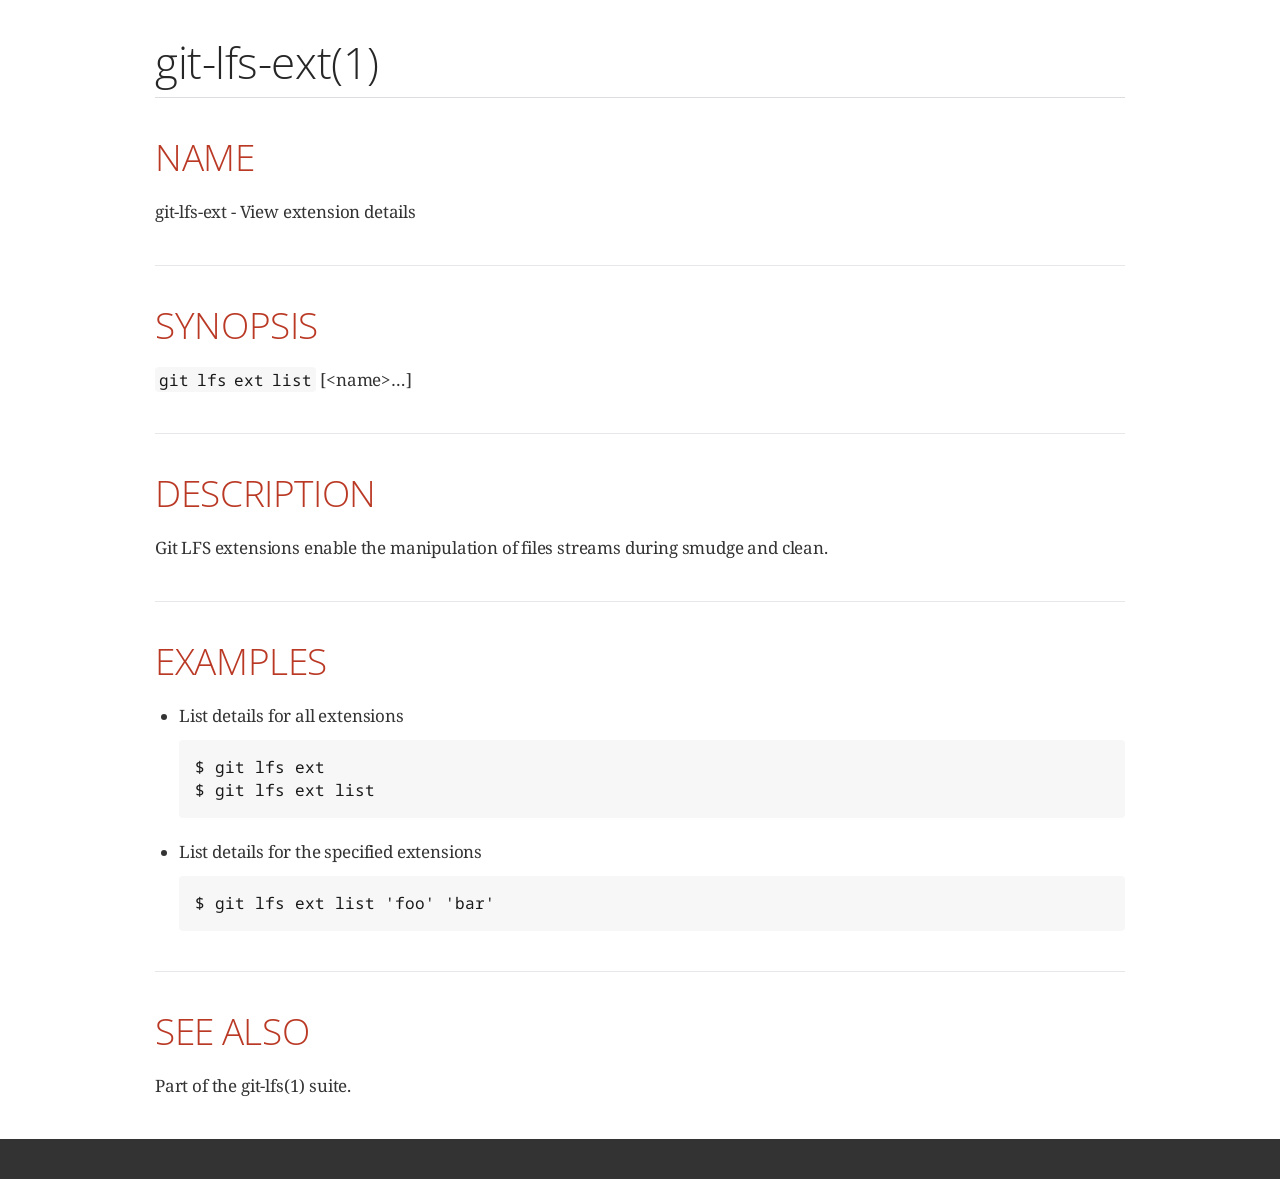
<file: git-lfs-3.4.0/man/html/git-lfs-ext.1.html>
<!DOCTYPE html>
<html lang="en">
<head>
<meta charset="UTF-8">
<meta http-equiv="X-UA-Compatible" content="IE=edge">
<meta name="viewport" content="width=device-width, initial-scale=1.0">
<meta name="generator" content="Asciidoctor 2.0.20">
<title>git-lfs-ext(1)</title>
<link rel="stylesheet" href="https://fonts.googleapis.com/css?family=Open+Sans:300,300italic,400,400italic,600,600italic%7CNoto+Serif:400,400italic,700,700italic%7CDroid+Sans+Mono:400,700">
<style>
/*! Asciidoctor default stylesheet | MIT License | https://asciidoctor.org */
/* Uncomment the following line when using as a custom stylesheet */
/* @import "https://fonts.googleapis.com/css?family=Open+Sans:300,300italic,400,400italic,600,600italic%7CNoto+Serif:400,400italic,700,700italic%7CDroid+Sans+Mono:400,700"; */
html{font-family:sans-serif;-webkit-text-size-adjust:100%}
a{background:none}
a:focus{outline:thin dotted}
a:active,a:hover{outline:0}
h1{font-size:2em;margin:.67em 0}
b,strong{font-weight:bold}
abbr{font-size:.9em}
abbr[title]{cursor:help;border-bottom:1px dotted #dddddf;text-decoration:none}
dfn{font-style:italic}
hr{height:0}
mark{background:#ff0;color:#000}
code,kbd,pre,samp{font-family:monospace;font-size:1em}
pre{white-space:pre-wrap}
q{quotes:"\201C" "\201D" "\2018" "\2019"}
small{font-size:80%}
sub,sup{font-size:75%;line-height:0;position:relative;vertical-align:baseline}
sup{top:-.5em}
sub{bottom:-.25em}
img{border:0}
svg:not(:root){overflow:hidden}
figure{margin:0}
audio,video{display:inline-block}
audio:not([controls]){display:none;height:0}
fieldset{border:1px solid silver;margin:0 2px;padding:.35em .625em .75em}
legend{border:0;padding:0}
button,input,select,textarea{font-family:inherit;font-size:100%;margin:0}
button,input{line-height:normal}
button,select{text-transform:none}
button,html input[type=button],input[type=reset],input[type=submit]{-webkit-appearance:button;cursor:pointer}
button[disabled],html input[disabled]{cursor:default}
input[type=checkbox],input[type=radio]{padding:0}
button::-moz-focus-inner,input::-moz-focus-inner{border:0;padding:0}
textarea{overflow:auto;vertical-align:top}
table{border-collapse:collapse;border-spacing:0}
*,::before,::after{box-sizing:border-box}
html,body{font-size:100%}
body{background:#fff;color:rgba(0,0,0,.8);padding:0;margin:0;font-family:"Noto Serif","DejaVu Serif",serif;line-height:1;position:relative;cursor:auto;-moz-tab-size:4;-o-tab-size:4;tab-size:4;word-wrap:anywhere;-moz-osx-font-smoothing:grayscale;-webkit-font-smoothing:antialiased}
a:hover{cursor:pointer}
img,object,embed{max-width:100%;height:auto}
object,embed{height:100%}
img{-ms-interpolation-mode:bicubic}
.left{float:left!important}
.right{float:right!important}
.text-left{text-align:left!important}
.text-right{text-align:right!important}
.text-center{text-align:center!important}
.text-justify{text-align:justify!important}
.hide{display:none}
img,object,svg{display:inline-block;vertical-align:middle}
textarea{height:auto;min-height:50px}
select{width:100%}
.subheader,.admonitionblock td.content>.title,.audioblock>.title,.exampleblock>.title,.imageblock>.title,.listingblock>.title,.literalblock>.title,.stemblock>.title,.openblock>.title,.paragraph>.title,.quoteblock>.title,table.tableblock>.title,.verseblock>.title,.videoblock>.title,.dlist>.title,.olist>.title,.ulist>.title,.qlist>.title,.hdlist>.title{line-height:1.45;color:#7a2518;font-weight:400;margin-top:0;margin-bottom:.25em}
div,dl,dt,dd,ul,ol,li,h1,h2,h3,#toctitle,.sidebarblock>.content>.title,h4,h5,h6,pre,form,p,blockquote,th,td{margin:0;padding:0}
a{color:#2156a5;text-decoration:underline;line-height:inherit}
a:hover,a:focus{color:#1d4b8f}
a img{border:0}
p{line-height:1.6;margin-bottom:1.25em;text-rendering:optimizeLegibility}
p aside{font-size:.875em;line-height:1.35;font-style:italic}
h1,h2,h3,#toctitle,.sidebarblock>.content>.title,h4,h5,h6{font-family:"Open Sans","DejaVu Sans",sans-serif;font-weight:300;font-style:normal;color:#ba3925;text-rendering:optimizeLegibility;margin-top:1em;margin-bottom:.5em;line-height:1.0125em}
h1 small,h2 small,h3 small,#toctitle small,.sidebarblock>.content>.title small,h4 small,h5 small,h6 small{font-size:60%;color:#e99b8f;line-height:0}
h1{font-size:2.125em}
h2{font-size:1.6875em}
h3,#toctitle,.sidebarblock>.content>.title{font-size:1.375em}
h4,h5{font-size:1.125em}
h6{font-size:1em}
hr{border:solid #dddddf;border-width:1px 0 0;clear:both;margin:1.25em 0 1.1875em}
em,i{font-style:italic;line-height:inherit}
strong,b{font-weight:bold;line-height:inherit}
small{font-size:60%;line-height:inherit}
code{font-family:"Droid Sans Mono","DejaVu Sans Mono",monospace;font-weight:400;color:rgba(0,0,0,.9)}
ul,ol,dl{line-height:1.6;margin-bottom:1.25em;list-style-position:outside;font-family:inherit}
ul,ol{margin-left:1.5em}
ul li ul,ul li ol{margin-left:1.25em;margin-bottom:0}
ul.circle{list-style-type:circle}
ul.disc{list-style-type:disc}
ul.square{list-style-type:square}
ul.circle ul:not([class]),ul.disc ul:not([class]),ul.square ul:not([class]){list-style:inherit}
ol li ul,ol li ol{margin-left:1.25em;margin-bottom:0}
dl dt{margin-bottom:.3125em;font-weight:bold}
dl dd{margin-bottom:1.25em}
blockquote{margin:0 0 1.25em;padding:.5625em 1.25em 0 1.1875em;border-left:1px solid #ddd}
blockquote,blockquote p{line-height:1.6;color:rgba(0,0,0,.85)}
@media screen and (min-width:768px){h1,h2,h3,#toctitle,.sidebarblock>.content>.title,h4,h5,h6{line-height:1.2}
h1{font-size:2.75em}
h2{font-size:2.3125em}
h3,#toctitle,.sidebarblock>.content>.title{font-size:1.6875em}
h4{font-size:1.4375em}}
table{background:#fff;margin-bottom:1.25em;border:1px solid #dedede;word-wrap:normal}
table thead,table tfoot{background:#f7f8f7}
table thead tr th,table thead tr td,table tfoot tr th,table tfoot tr td{padding:.5em .625em .625em;font-size:inherit;color:rgba(0,0,0,.8);text-align:left}
table tr th,table tr td{padding:.5625em .625em;font-size:inherit;color:rgba(0,0,0,.8)}
table tr.even,table tr.alt{background:#f8f8f7}
table thead tr th,table tfoot tr th,table tbody tr td,table tr td,table tfoot tr td{line-height:1.6}
h1,h2,h3,#toctitle,.sidebarblock>.content>.title,h4,h5,h6{line-height:1.2;word-spacing:-.05em}
h1 strong,h2 strong,h3 strong,#toctitle strong,.sidebarblock>.content>.title strong,h4 strong,h5 strong,h6 strong{font-weight:400}
.center{margin-left:auto;margin-right:auto}
.stretch{width:100%}
.clearfix::before,.clearfix::after,.float-group::before,.float-group::after{content:" ";display:table}
.clearfix::after,.float-group::after{clear:both}
:not(pre).nobreak{word-wrap:normal}
:not(pre).nowrap{white-space:nowrap}
:not(pre).pre-wrap{white-space:pre-wrap}
:not(pre):not([class^=L])>code{font-size:.9375em;font-style:normal!important;letter-spacing:0;padding:.1em .5ex;word-spacing:-.15em;background:#f7f7f8;border-radius:4px;line-height:1.45;text-rendering:optimizeSpeed}
pre{color:rgba(0,0,0,.9);font-family:"Droid Sans Mono","DejaVu Sans Mono",monospace;line-height:1.45;text-rendering:optimizeSpeed}
pre code,pre pre{color:inherit;font-size:inherit;line-height:inherit}
pre>code{display:block}
pre.nowrap,pre.nowrap pre{white-space:pre;word-wrap:normal}
em em{font-style:normal}
strong strong{font-weight:400}
.keyseq{color:rgba(51,51,51,.8)}
kbd{font-family:"Droid Sans Mono","DejaVu Sans Mono",monospace;display:inline-block;color:rgba(0,0,0,.8);font-size:.65em;line-height:1.45;background:#f7f7f7;border:1px solid #ccc;border-radius:3px;box-shadow:0 1px 0 rgba(0,0,0,.2),inset 0 0 0 .1em #fff;margin:0 .15em;padding:.2em .5em;vertical-align:middle;position:relative;top:-.1em;white-space:nowrap}
.keyseq kbd:first-child{margin-left:0}
.keyseq kbd:last-child{margin-right:0}
.menuseq,.menuref{color:#000}
.menuseq b:not(.caret),.menuref{font-weight:inherit}
.menuseq{word-spacing:-.02em}
.menuseq b.caret{font-size:1.25em;line-height:.8}
.menuseq i.caret{font-weight:bold;text-align:center;width:.45em}
b.button::before,b.button::after{position:relative;top:-1px;font-weight:400}
b.button::before{content:"[";padding:0 3px 0 2px}
b.button::after{content:"]";padding:0 2px 0 3px}
p a>code:hover{color:rgba(0,0,0,.9)}
#header,#content,#footnotes,#footer{width:100%;margin:0 auto;max-width:62.5em;*zoom:1;position:relative;padding-left:.9375em;padding-right:.9375em}
#header::before,#header::after,#content::before,#content::after,#footnotes::before,#footnotes::after,#footer::before,#footer::after{content:" ";display:table}
#header::after,#content::after,#footnotes::after,#footer::after{clear:both}
#content{margin-top:1.25em}
#content::before{content:none}
#header>h1:first-child{color:rgba(0,0,0,.85);margin-top:2.25rem;margin-bottom:0}
#header>h1:first-child+#toc{margin-top:8px;border-top:1px solid #dddddf}
#header>h1:only-child,body.toc2 #header>h1:nth-last-child(2){border-bottom:1px solid #dddddf;padding-bottom:8px}
#header .details{border-bottom:1px solid #dddddf;line-height:1.45;padding-top:.25em;padding-bottom:.25em;padding-left:.25em;color:rgba(0,0,0,.6);display:flex;flex-flow:row wrap}
#header .details span:first-child{margin-left:-.125em}
#header .details span.email a{color:rgba(0,0,0,.85)}
#header .details br{display:none}
#header .details br+span::before{content:"\00a0\2013\00a0"}
#header .details br+span.author::before{content:"\00a0\22c5\00a0";color:rgba(0,0,0,.85)}
#header .details br+span#revremark::before{content:"\00a0|\00a0"}
#header #revnumber{text-transform:capitalize}
#header #revnumber::after{content:"\00a0"}
#content>h1:first-child:not([class]){color:rgba(0,0,0,.85);border-bottom:1px solid #dddddf;padding-bottom:8px;margin-top:0;padding-top:1rem;margin-bottom:1.25rem}
#toc{border-bottom:1px solid #e7e7e9;padding-bottom:.5em}
#toc>ul{margin-left:.125em}
#toc ul.sectlevel0>li>a{font-style:italic}
#toc ul.sectlevel0 ul.sectlevel1{margin:.5em 0}
#toc ul{font-family:"Open Sans","DejaVu Sans",sans-serif;list-style-type:none}
#toc li{line-height:1.3334;margin-top:.3334em}
#toc a{text-decoration:none}
#toc a:active{text-decoration:underline}
#toctitle{color:#7a2518;font-size:1.2em}
@media screen and (min-width:768px){#toctitle{font-size:1.375em}
body.toc2{padding-left:15em;padding-right:0}
#toc.toc2{margin-top:0!important;background:#f8f8f7;position:fixed;width:15em;left:0;top:0;border-right:1px solid #e7e7e9;border-top-width:0!important;border-bottom-width:0!important;z-index:1000;padding:1.25em 1em;height:100%;overflow:auto}
#toc.toc2 #toctitle{margin-top:0;margin-bottom:.8rem;font-size:1.2em}
#toc.toc2>ul{font-size:.9em;margin-bottom:0}
#toc.toc2 ul ul{margin-left:0;padding-left:1em}
#toc.toc2 ul.sectlevel0 ul.sectlevel1{padding-left:0;margin-top:.5em;margin-bottom:.5em}
body.toc2.toc-right{padding-left:0;padding-right:15em}
body.toc2.toc-right #toc.toc2{border-right-width:0;border-left:1px solid #e7e7e9;left:auto;right:0}}
@media screen and (min-width:1280px){body.toc2{padding-left:20em;padding-right:0}
#toc.toc2{width:20em}
#toc.toc2 #toctitle{font-size:1.375em}
#toc.toc2>ul{font-size:.95em}
#toc.toc2 ul ul{padding-left:1.25em}
body.toc2.toc-right{padding-left:0;padding-right:20em}}
#content #toc{border:1px solid #e0e0dc;margin-bottom:1.25em;padding:1.25em;background:#f8f8f7;border-radius:4px}
#content #toc>:first-child{margin-top:0}
#content #toc>:last-child{margin-bottom:0}
#footer{max-width:none;background:rgba(0,0,0,.8);padding:1.25em}
#footer-text{color:hsla(0,0%,100%,.8);line-height:1.44}
#content{margin-bottom:.625em}
.sect1{padding-bottom:.625em}
@media screen and (min-width:768px){#content{margin-bottom:1.25em}
.sect1{padding-bottom:1.25em}}
.sect1:last-child{padding-bottom:0}
.sect1+.sect1{border-top:1px solid #e7e7e9}
#content h1>a.anchor,h2>a.anchor,h3>a.anchor,#toctitle>a.anchor,.sidebarblock>.content>.title>a.anchor,h4>a.anchor,h5>a.anchor,h6>a.anchor{position:absolute;z-index:1001;width:1.5ex;margin-left:-1.5ex;display:block;text-decoration:none!important;visibility:hidden;text-align:center;font-weight:400}
#content h1>a.anchor::before,h2>a.anchor::before,h3>a.anchor::before,#toctitle>a.anchor::before,.sidebarblock>.content>.title>a.anchor::before,h4>a.anchor::before,h5>a.anchor::before,h6>a.anchor::before{content:"\00A7";font-size:.85em;display:block;padding-top:.1em}
#content h1:hover>a.anchor,#content h1>a.anchor:hover,h2:hover>a.anchor,h2>a.anchor:hover,h3:hover>a.anchor,#toctitle:hover>a.anchor,.sidebarblock>.content>.title:hover>a.anchor,h3>a.anchor:hover,#toctitle>a.anchor:hover,.sidebarblock>.content>.title>a.anchor:hover,h4:hover>a.anchor,h4>a.anchor:hover,h5:hover>a.anchor,h5>a.anchor:hover,h6:hover>a.anchor,h6>a.anchor:hover{visibility:visible}
#content h1>a.link,h2>a.link,h3>a.link,#toctitle>a.link,.sidebarblock>.content>.title>a.link,h4>a.link,h5>a.link,h6>a.link{color:#ba3925;text-decoration:none}
#content h1>a.link:hover,h2>a.link:hover,h3>a.link:hover,#toctitle>a.link:hover,.sidebarblock>.content>.title>a.link:hover,h4>a.link:hover,h5>a.link:hover,h6>a.link:hover{color:#a53221}
details,.audioblock,.imageblock,.literalblock,.listingblock,.stemblock,.videoblock{margin-bottom:1.25em}
details{margin-left:1.25rem}
details>summary{cursor:pointer;display:block;position:relative;line-height:1.6;margin-bottom:.625rem;outline:none;-webkit-tap-highlight-color:transparent}
details>summary::-webkit-details-marker{display:none}
details>summary::before{content:"";border:solid transparent;border-left:solid;border-width:.3em 0 .3em .5em;position:absolute;top:.5em;left:-1.25rem;transform:translateX(15%)}
details[open]>summary::before{border:solid transparent;border-top:solid;border-width:.5em .3em 0;transform:translateY(15%)}
details>summary::after{content:"";width:1.25rem;height:1em;position:absolute;top:.3em;left:-1.25rem}
.admonitionblock td.content>.title,.audioblock>.title,.exampleblock>.title,.imageblock>.title,.listingblock>.title,.literalblock>.title,.stemblock>.title,.openblock>.title,.paragraph>.title,.quoteblock>.title,table.tableblock>.title,.verseblock>.title,.videoblock>.title,.dlist>.title,.olist>.title,.ulist>.title,.qlist>.title,.hdlist>.title{text-rendering:optimizeLegibility;text-align:left;font-family:"Noto Serif","DejaVu Serif",serif;font-size:1rem;font-style:italic}
table.tableblock.fit-content>caption.title{white-space:nowrap;width:0}
.paragraph.lead>p,#preamble>.sectionbody>[class=paragraph]:first-of-type p{font-size:1.21875em;line-height:1.6;color:rgba(0,0,0,.85)}
.admonitionblock>table{border-collapse:separate;border:0;background:none;width:100%}
.admonitionblock>table td.icon{text-align:center;width:80px}
.admonitionblock>table td.icon img{max-width:none}
.admonitionblock>table td.icon .title{font-weight:bold;font-family:"Open Sans","DejaVu Sans",sans-serif;text-transform:uppercase}
.admonitionblock>table td.content{padding-left:1.125em;padding-right:1.25em;border-left:1px solid #dddddf;color:rgba(0,0,0,.6);word-wrap:anywhere}
.admonitionblock>table td.content>:last-child>:last-child{margin-bottom:0}
.exampleblock>.content{border:1px solid #e6e6e6;margin-bottom:1.25em;padding:1.25em;background:#fff;border-radius:4px}
.sidebarblock{border:1px solid #dbdbd6;margin-bottom:1.25em;padding:1.25em;background:#f3f3f2;border-radius:4px}
.sidebarblock>.content>.title{color:#7a2518;margin-top:0;text-align:center}
.exampleblock>.content>:first-child,.sidebarblock>.content>:first-child{margin-top:0}
.exampleblock>.content>:last-child,.exampleblock>.content>:last-child>:last-child,.exampleblock>.content .olist>ol>li:last-child>:last-child,.exampleblock>.content .ulist>ul>li:last-child>:last-child,.exampleblock>.content .qlist>ol>li:last-child>:last-child,.sidebarblock>.content>:last-child,.sidebarblock>.content>:last-child>:last-child,.sidebarblock>.content .olist>ol>li:last-child>:last-child,.sidebarblock>.content .ulist>ul>li:last-child>:last-child,.sidebarblock>.content .qlist>ol>li:last-child>:last-child{margin-bottom:0}
.literalblock pre,.listingblock>.content>pre{border-radius:4px;overflow-x:auto;padding:1em;font-size:.8125em}
@media screen and (min-width:768px){.literalblock pre,.listingblock>.content>pre{font-size:.90625em}}
@media screen and (min-width:1280px){.literalblock pre,.listingblock>.content>pre{font-size:1em}}
.literalblock pre,.listingblock>.content>pre:not(.highlight),.listingblock>.content>pre[class=highlight],.listingblock>.content>pre[class^="highlight "]{background:#f7f7f8}
.literalblock.output pre{color:#f7f7f8;background:rgba(0,0,0,.9)}
.listingblock>.content{position:relative}
.listingblock code[data-lang]::before{display:none;content:attr(data-lang);position:absolute;font-size:.75em;top:.425rem;right:.5rem;line-height:1;text-transform:uppercase;color:inherit;opacity:.5}
.listingblock:hover code[data-lang]::before{display:block}
.listingblock.terminal pre .command::before{content:attr(data-prompt);padding-right:.5em;color:inherit;opacity:.5}
.listingblock.terminal pre .command:not([data-prompt])::before{content:"$"}
.listingblock pre.highlightjs{padding:0}
.listingblock pre.highlightjs>code{padding:1em;border-radius:4px}
.listingblock pre.prettyprint{border-width:0}
.prettyprint{background:#f7f7f8}
pre.prettyprint .linenums{line-height:1.45;margin-left:2em}
pre.prettyprint li{background:none;list-style-type:inherit;padding-left:0}
pre.prettyprint li code[data-lang]::before{opacity:1}
pre.prettyprint li:not(:first-child) code[data-lang]::before{display:none}
table.linenotable{border-collapse:separate;border:0;margin-bottom:0;background:none}
table.linenotable td[class]{color:inherit;vertical-align:top;padding:0;line-height:inherit;white-space:normal}
table.linenotable td.code{padding-left:.75em}
table.linenotable td.linenos,pre.pygments .linenos{border-right:1px solid;opacity:.35;padding-right:.5em;-webkit-user-select:none;-moz-user-select:none;-ms-user-select:none;user-select:none}
pre.pygments span.linenos{display:inline-block;margin-right:.75em}
.quoteblock{margin:0 1em 1.25em 1.5em;display:table}
.quoteblock:not(.excerpt)>.title{margin-left:-1.5em;margin-bottom:.75em}
.quoteblock blockquote,.quoteblock p{color:rgba(0,0,0,.85);font-size:1.15rem;line-height:1.75;word-spacing:.1em;letter-spacing:0;font-style:italic;text-align:justify}
.quoteblock blockquote{margin:0;padding:0;border:0}
.quoteblock blockquote::before{content:"\201c";float:left;font-size:2.75em;font-weight:bold;line-height:.6em;margin-left:-.6em;color:#7a2518;text-shadow:0 1px 2px rgba(0,0,0,.1)}
.quoteblock blockquote>.paragraph:last-child p{margin-bottom:0}
.quoteblock .attribution{margin-top:.75em;margin-right:.5ex;text-align:right}
.verseblock{margin:0 1em 1.25em}
.verseblock pre{font-family:"Open Sans","DejaVu Sans",sans-serif;font-size:1.15rem;color:rgba(0,0,0,.85);font-weight:300;text-rendering:optimizeLegibility}
.verseblock pre strong{font-weight:400}
.verseblock .attribution{margin-top:1.25rem;margin-left:.5ex}
.quoteblock .attribution,.verseblock .attribution{font-size:.9375em;line-height:1.45;font-style:italic}
.quoteblock .attribution br,.verseblock .attribution br{display:none}
.quoteblock .attribution cite,.verseblock .attribution cite{display:block;letter-spacing:-.025em;color:rgba(0,0,0,.6)}
.quoteblock.abstract blockquote::before,.quoteblock.excerpt blockquote::before,.quoteblock .quoteblock blockquote::before{display:none}
.quoteblock.abstract blockquote,.quoteblock.abstract p,.quoteblock.excerpt blockquote,.quoteblock.excerpt p,.quoteblock .quoteblock blockquote,.quoteblock .quoteblock p{line-height:1.6;word-spacing:0}
.quoteblock.abstract{margin:0 1em 1.25em;display:block}
.quoteblock.abstract>.title{margin:0 0 .375em;font-size:1.15em;text-align:center}
.quoteblock.excerpt>blockquote,.quoteblock .quoteblock{padding:0 0 .25em 1em;border-left:.25em solid #dddddf}
.quoteblock.excerpt,.quoteblock .quoteblock{margin-left:0}
.quoteblock.excerpt blockquote,.quoteblock.excerpt p,.quoteblock .quoteblock blockquote,.quoteblock .quoteblock p{color:inherit;font-size:1.0625rem}
.quoteblock.excerpt .attribution,.quoteblock .quoteblock .attribution{color:inherit;font-size:.85rem;text-align:left;margin-right:0}
p.tableblock:last-child{margin-bottom:0}
td.tableblock>.content{margin-bottom:1.25em;word-wrap:anywhere}
td.tableblock>.content>:last-child{margin-bottom:-1.25em}
table.tableblock,th.tableblock,td.tableblock{border:0 solid #dedede}
table.grid-all>*>tr>*{border-width:1px}
table.grid-cols>*>tr>*{border-width:0 1px}
table.grid-rows>*>tr>*{border-width:1px 0}
table.frame-all{border-width:1px}
table.frame-ends{border-width:1px 0}
table.frame-sides{border-width:0 1px}
table.frame-none>colgroup+*>:first-child>*,table.frame-sides>colgroup+*>:first-child>*{border-top-width:0}
table.frame-none>:last-child>:last-child>*,table.frame-sides>:last-child>:last-child>*{border-bottom-width:0}
table.frame-none>*>tr>:first-child,table.frame-ends>*>tr>:first-child{border-left-width:0}
table.frame-none>*>tr>:last-child,table.frame-ends>*>tr>:last-child{border-right-width:0}
table.stripes-all>*>tr,table.stripes-odd>*>tr:nth-of-type(odd),table.stripes-even>*>tr:nth-of-type(even),table.stripes-hover>*>tr:hover{background:#f8f8f7}
th.halign-left,td.halign-left{text-align:left}
th.halign-right,td.halign-right{text-align:right}
th.halign-center,td.halign-center{text-align:center}
th.valign-top,td.valign-top{vertical-align:top}
th.valign-bottom,td.valign-bottom{vertical-align:bottom}
th.valign-middle,td.valign-middle{vertical-align:middle}
table thead th,table tfoot th{font-weight:bold}
tbody tr th{background:#f7f8f7}
tbody tr th,tbody tr th p,tfoot tr th,tfoot tr th p{color:rgba(0,0,0,.8);font-weight:bold}
p.tableblock>code:only-child{background:none;padding:0}
p.tableblock{font-size:1em}
ol{margin-left:1.75em}
ul li ol{margin-left:1.5em}
dl dd{margin-left:1.125em}
dl dd:last-child,dl dd:last-child>:last-child{margin-bottom:0}
li p,ul dd,ol dd,.olist .olist,.ulist .ulist,.ulist .olist,.olist .ulist{margin-bottom:.625em}
ul.checklist,ul.none,ol.none,ul.no-bullet,ol.no-bullet,ol.unnumbered,ul.unstyled,ol.unstyled{list-style-type:none}
ul.no-bullet,ol.no-bullet,ol.unnumbered{margin-left:.625em}
ul.unstyled,ol.unstyled{margin-left:0}
li>p:empty:only-child::before{content:"";display:inline-block}
ul.checklist>li>p:first-child{margin-left:-1em}
ul.checklist>li>p:first-child>.fa-square-o:first-child,ul.checklist>li>p:first-child>.fa-check-square-o:first-child{width:1.25em;font-size:.8em;position:relative;bottom:.125em}
ul.checklist>li>p:first-child>input[type=checkbox]:first-child{margin-right:.25em}
ul.inline{display:flex;flex-flow:row wrap;list-style:none;margin:0 0 .625em -1.25em}
ul.inline>li{margin-left:1.25em}
.unstyled dl dt{font-weight:400;font-style:normal}
ol.arabic{list-style-type:decimal}
ol.decimal{list-style-type:decimal-leading-zero}
ol.loweralpha{list-style-type:lower-alpha}
ol.upperalpha{list-style-type:upper-alpha}
ol.lowerroman{list-style-type:lower-roman}
ol.upperroman{list-style-type:upper-roman}
ol.lowergreek{list-style-type:lower-greek}
.hdlist>table,.colist>table{border:0;background:none}
.hdlist>table>tbody>tr,.colist>table>tbody>tr{background:none}
td.hdlist1,td.hdlist2{vertical-align:top;padding:0 .625em}
td.hdlist1{font-weight:bold;padding-bottom:1.25em}
td.hdlist2{word-wrap:anywhere}
.literalblock+.colist,.listingblock+.colist{margin-top:-.5em}
.colist td:not([class]):first-child{padding:.4em .75em 0;line-height:1;vertical-align:top}
.colist td:not([class]):first-child img{max-width:none}
.colist td:not([class]):last-child{padding:.25em 0}
.thumb,.th{line-height:0;display:inline-block;border:4px solid #fff;box-shadow:0 0 0 1px #ddd}
.imageblock.left{margin:.25em .625em 1.25em 0}
.imageblock.right{margin:.25em 0 1.25em .625em}
.imageblock>.title{margin-bottom:0}
.imageblock.thumb,.imageblock.th{border-width:6px}
.imageblock.thumb>.title,.imageblock.th>.title{padding:0 .125em}
.image.left,.image.right{margin-top:.25em;margin-bottom:.25em;display:inline-block;line-height:0}
.image.left{margin-right:.625em}
.image.right{margin-left:.625em}
a.image{text-decoration:none;display:inline-block}
a.image object{pointer-events:none}
sup.footnote,sup.footnoteref{font-size:.875em;position:static;vertical-align:super}
sup.footnote a,sup.footnoteref a{text-decoration:none}
sup.footnote a:active,sup.footnoteref a:active{text-decoration:underline}
#footnotes{padding-top:.75em;padding-bottom:.75em;margin-bottom:.625em}
#footnotes hr{width:20%;min-width:6.25em;margin:-.25em 0 .75em;border-width:1px 0 0}
#footnotes .footnote{padding:0 .375em 0 .225em;line-height:1.3334;font-size:.875em;margin-left:1.2em;margin-bottom:.2em}
#footnotes .footnote a:first-of-type{font-weight:bold;text-decoration:none;margin-left:-1.05em}
#footnotes .footnote:last-of-type{margin-bottom:0}
#content #footnotes{margin-top:-.625em;margin-bottom:0;padding:.75em 0}
div.unbreakable{page-break-inside:avoid}
.big{font-size:larger}
.small{font-size:smaller}
.underline{text-decoration:underline}
.overline{text-decoration:overline}
.line-through{text-decoration:line-through}
.aqua{color:#00bfbf}
.aqua-background{background:#00fafa}
.black{color:#000}
.black-background{background:#000}
.blue{color:#0000bf}
.blue-background{background:#0000fa}
.fuchsia{color:#bf00bf}
.fuchsia-background{background:#fa00fa}
.gray{color:#606060}
.gray-background{background:#7d7d7d}
.green{color:#006000}
.green-background{background:#007d00}
.lime{color:#00bf00}
.lime-background{background:#00fa00}
.maroon{color:#600000}
.maroon-background{background:#7d0000}
.navy{color:#000060}
.navy-background{background:#00007d}
.olive{color:#606000}
.olive-background{background:#7d7d00}
.purple{color:#600060}
.purple-background{background:#7d007d}
.red{color:#bf0000}
.red-background{background:#fa0000}
.silver{color:#909090}
.silver-background{background:#bcbcbc}
.teal{color:#006060}
.teal-background{background:#007d7d}
.white{color:#bfbfbf}
.white-background{background:#fafafa}
.yellow{color:#bfbf00}
.yellow-background{background:#fafa00}
span.icon>.fa{cursor:default}
a span.icon>.fa{cursor:inherit}
.admonitionblock td.icon [class^="fa icon-"]{font-size:2.5em;text-shadow:1px 1px 2px rgba(0,0,0,.5);cursor:default}
.admonitionblock td.icon .icon-note::before{content:"\f05a";color:#19407c}
.admonitionblock td.icon .icon-tip::before{content:"\f0eb";text-shadow:1px 1px 2px rgba(155,155,0,.8);color:#111}
.admonitionblock td.icon .icon-warning::before{content:"\f071";color:#bf6900}
.admonitionblock td.icon .icon-caution::before{content:"\f06d";color:#bf3400}
.admonitionblock td.icon .icon-important::before{content:"\f06a";color:#bf0000}
.conum[data-value]{display:inline-block;color:#fff!important;background:rgba(0,0,0,.8);border-radius:50%;text-align:center;font-size:.75em;width:1.67em;height:1.67em;line-height:1.67em;font-family:"Open Sans","DejaVu Sans",sans-serif;font-style:normal;font-weight:bold}
.conum[data-value] *{color:#fff!important}
.conum[data-value]+b{display:none}
.conum[data-value]::after{content:attr(data-value)}
pre .conum[data-value]{position:relative;top:-.125em}
b.conum *{color:inherit!important}
.conum:not([data-value]):empty{display:none}
dt,th.tableblock,td.content,div.footnote{text-rendering:optimizeLegibility}
h1,h2,p,td.content,span.alt,summary{letter-spacing:-.01em}
p strong,td.content strong,div.footnote strong{letter-spacing:-.005em}
p,blockquote,dt,td.content,td.hdlist1,span.alt,summary{font-size:1.0625rem}
p{margin-bottom:1.25rem}
.sidebarblock p,.sidebarblock dt,.sidebarblock td.content,p.tableblock{font-size:1em}
.exampleblock>.content{background:#fffef7;border-color:#e0e0dc;box-shadow:0 1px 4px #e0e0dc}
.print-only{display:none!important}
@page{margin:1.25cm .75cm}
@media print{*{box-shadow:none!important;text-shadow:none!important}
html{font-size:80%}
a{color:inherit!important;text-decoration:underline!important}
a.bare,a[href^="#"],a[href^="mailto:"]{text-decoration:none!important}
a[href^="http:"]:not(.bare)::after,a[href^="https:"]:not(.bare)::after{content:"(" attr(href) ")";display:inline-block;font-size:.875em;padding-left:.25em}
abbr[title]{border-bottom:1px dotted}
abbr[title]::after{content:" (" attr(title) ")"}
pre,blockquote,tr,img,object,svg{page-break-inside:avoid}
thead{display:table-header-group}
svg{max-width:100%}
p,blockquote,dt,td.content{font-size:1em;orphans:3;widows:3}
h2,h3,#toctitle,.sidebarblock>.content>.title{page-break-after:avoid}
#header,#content,#footnotes,#footer{max-width:none}
#toc,.sidebarblock,.exampleblock>.content{background:none!important}
#toc{border-bottom:1px solid #dddddf!important;padding-bottom:0!important}
body.book #header{text-align:center}
body.book #header>h1:first-child{border:0!important;margin:2.5em 0 1em}
body.book #header .details{border:0!important;display:block;padding:0!important}
body.book #header .details span:first-child{margin-left:0!important}
body.book #header .details br{display:block}
body.book #header .details br+span::before{content:none!important}
body.book #toc{border:0!important;text-align:left!important;padding:0!important;margin:0!important}
body.book #toc,body.book #preamble,body.book h1.sect0,body.book .sect1>h2{page-break-before:always}
.listingblock code[data-lang]::before{display:block}
#footer{padding:0 .9375em}
.hide-on-print{display:none!important}
.print-only{display:block!important}
.hide-for-print{display:none!important}
.show-for-print{display:inherit!important}}
@media amzn-kf8,print{#header>h1:first-child{margin-top:1.25rem}
.sect1{padding:0!important}
.sect1+.sect1{border:0}
#footer{background:none}
#footer-text{color:rgba(0,0,0,.6);font-size:.9em}}
@media amzn-kf8{#header,#content,#footnotes,#footer{padding:0}}
</style>
</head>
<body class="article">
<div id="header">
<h1>git-lfs-ext(1)</h1>
</div>
<div id="content">
<div class="sect1">
<h2 id="_name">NAME</h2>
<div class="sectionbody">
<div class="paragraph">
<p>git-lfs-ext - View extension details</p>
</div>
</div>
</div>
<div class="sect1">
<h2 id="_synopsis">SYNOPSIS</h2>
<div class="sectionbody">
<div class="paragraph">
<p><code>git lfs ext list</code> [&lt;name&gt;&#8230;&#8203;]</p>
</div>
</div>
</div>
<div class="sect1">
<h2 id="_description">DESCRIPTION</h2>
<div class="sectionbody">
<div class="paragraph">
<p>Git LFS extensions enable the manipulation of files streams during
smudge and clean.</p>
</div>
</div>
</div>
<div class="sect1">
<h2 id="_examples">EXAMPLES</h2>
<div class="sectionbody">
<div class="ulist">
<ul>
<li>
<p>List details for all extensions</p>
<div class="literalblock">
<div class="content">
<pre>$ git lfs ext
$ git lfs ext list</pre>
</div>
</div>
</li>
<li>
<p>List details for the specified extensions</p>
<div class="literalblock">
<div class="content">
<pre>$ git lfs ext list 'foo' 'bar'</pre>
</div>
</div>
</li>
</ul>
</div>
</div>
</div>
<div class="sect1">
<h2 id="_see_also">SEE ALSO</h2>
<div class="sectionbody">
<div class="paragraph">
<p>Part of the git-lfs(1) suite.</p>
</div>
</div>
</div>
</div>
<div id="footer">
<div id="footer-text">
</div>
</div>
</body>
</html>
</file>
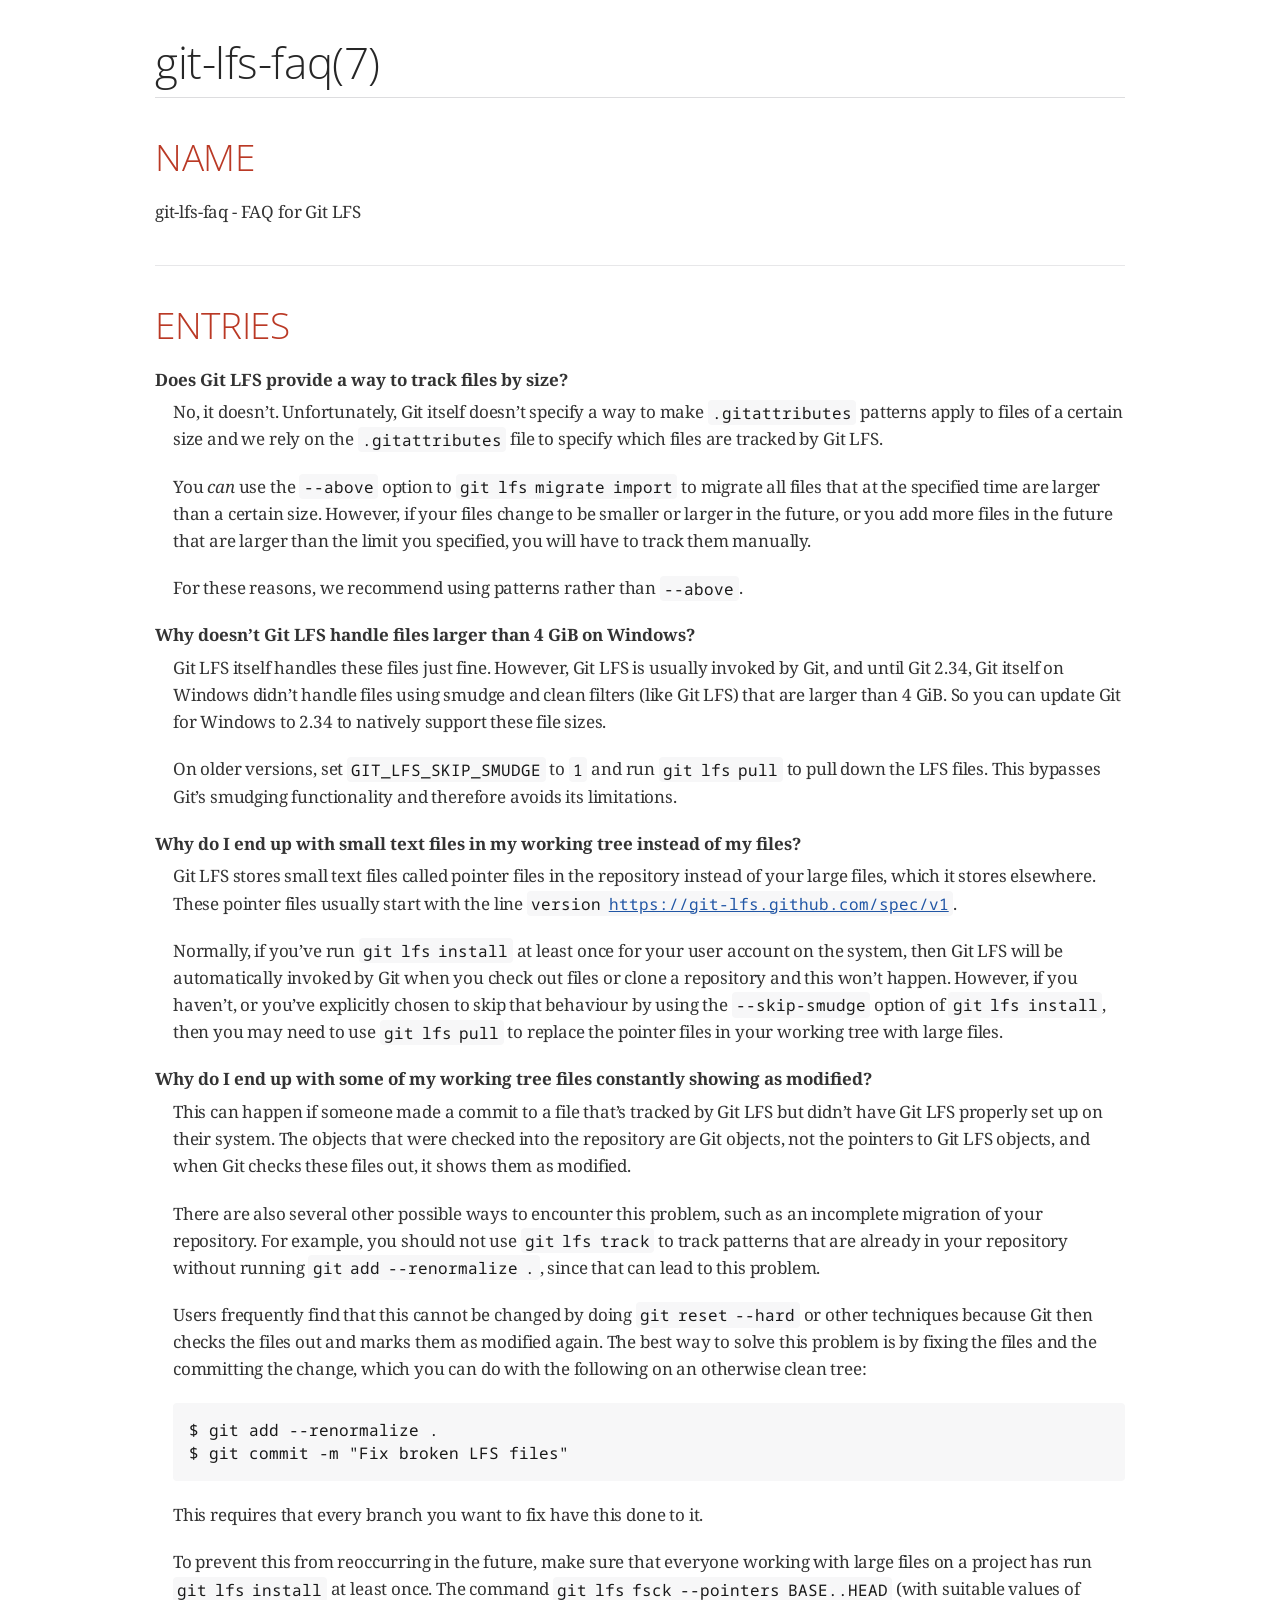
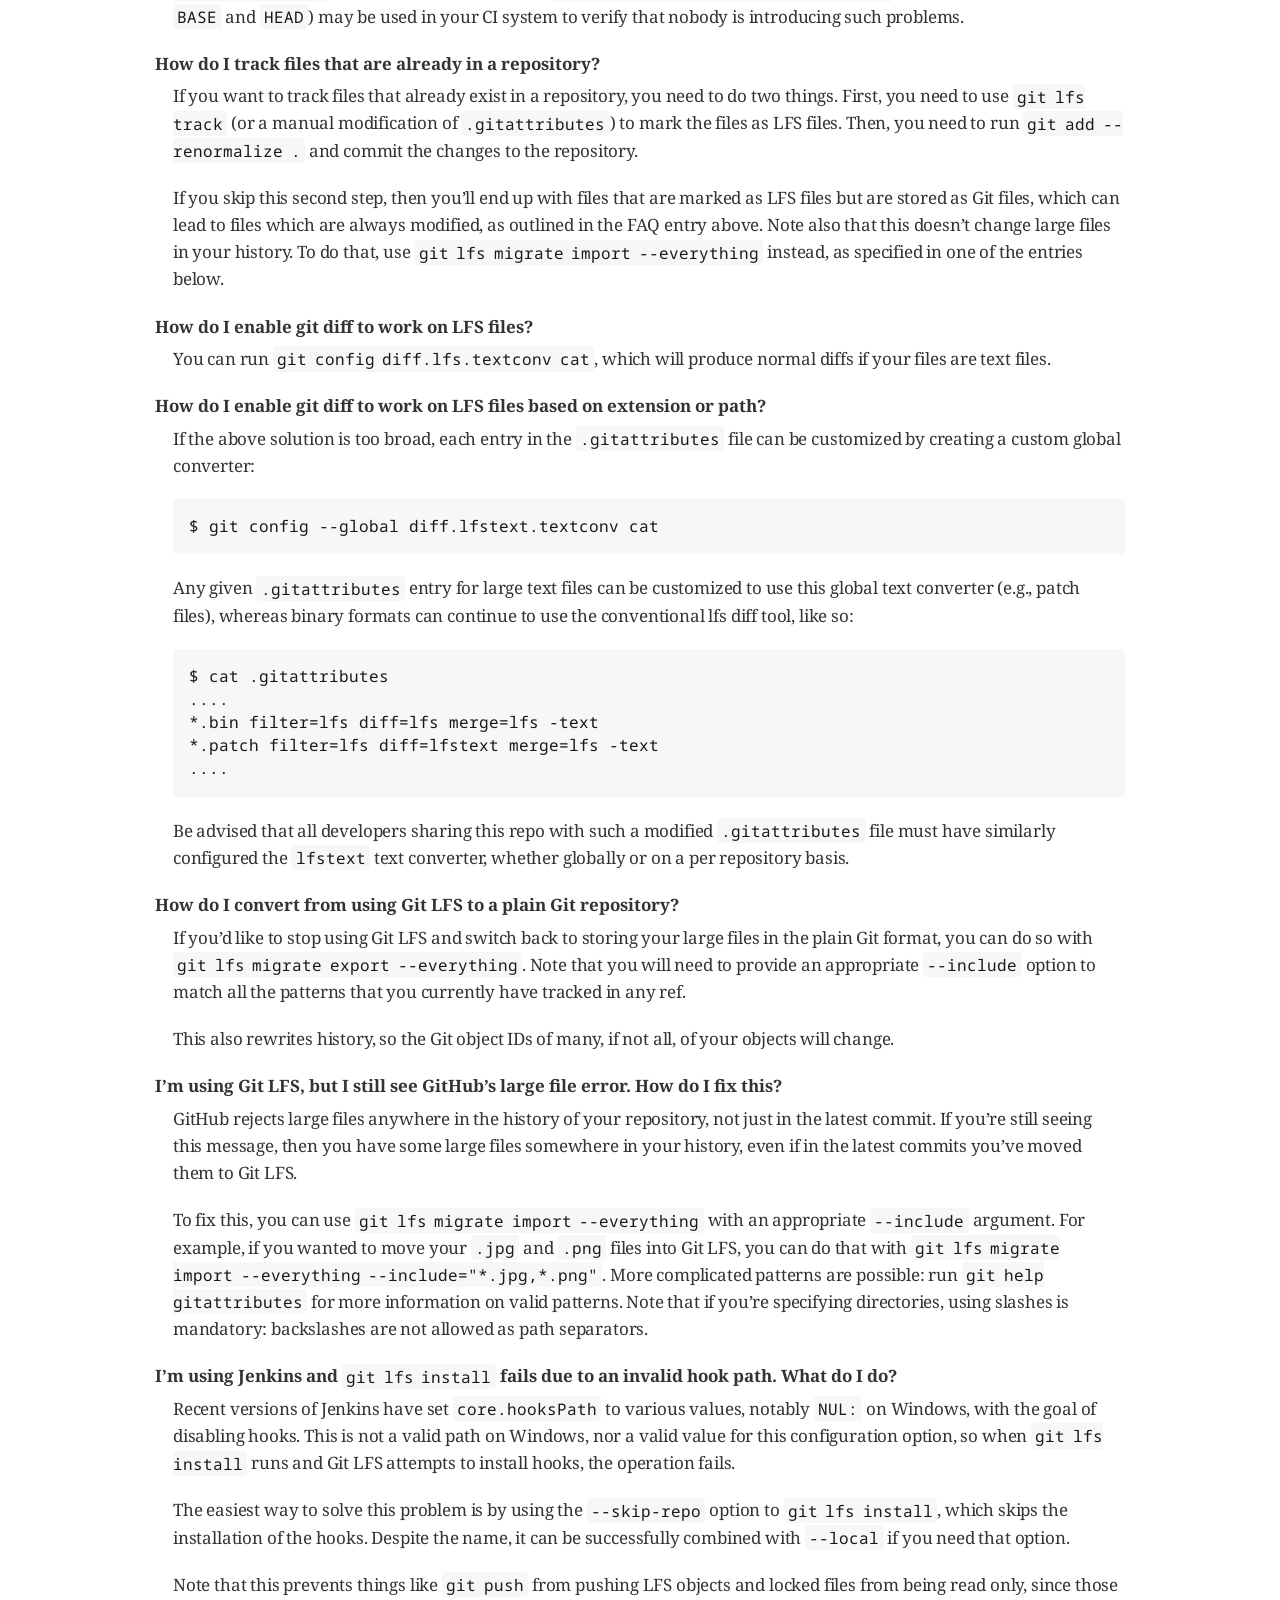
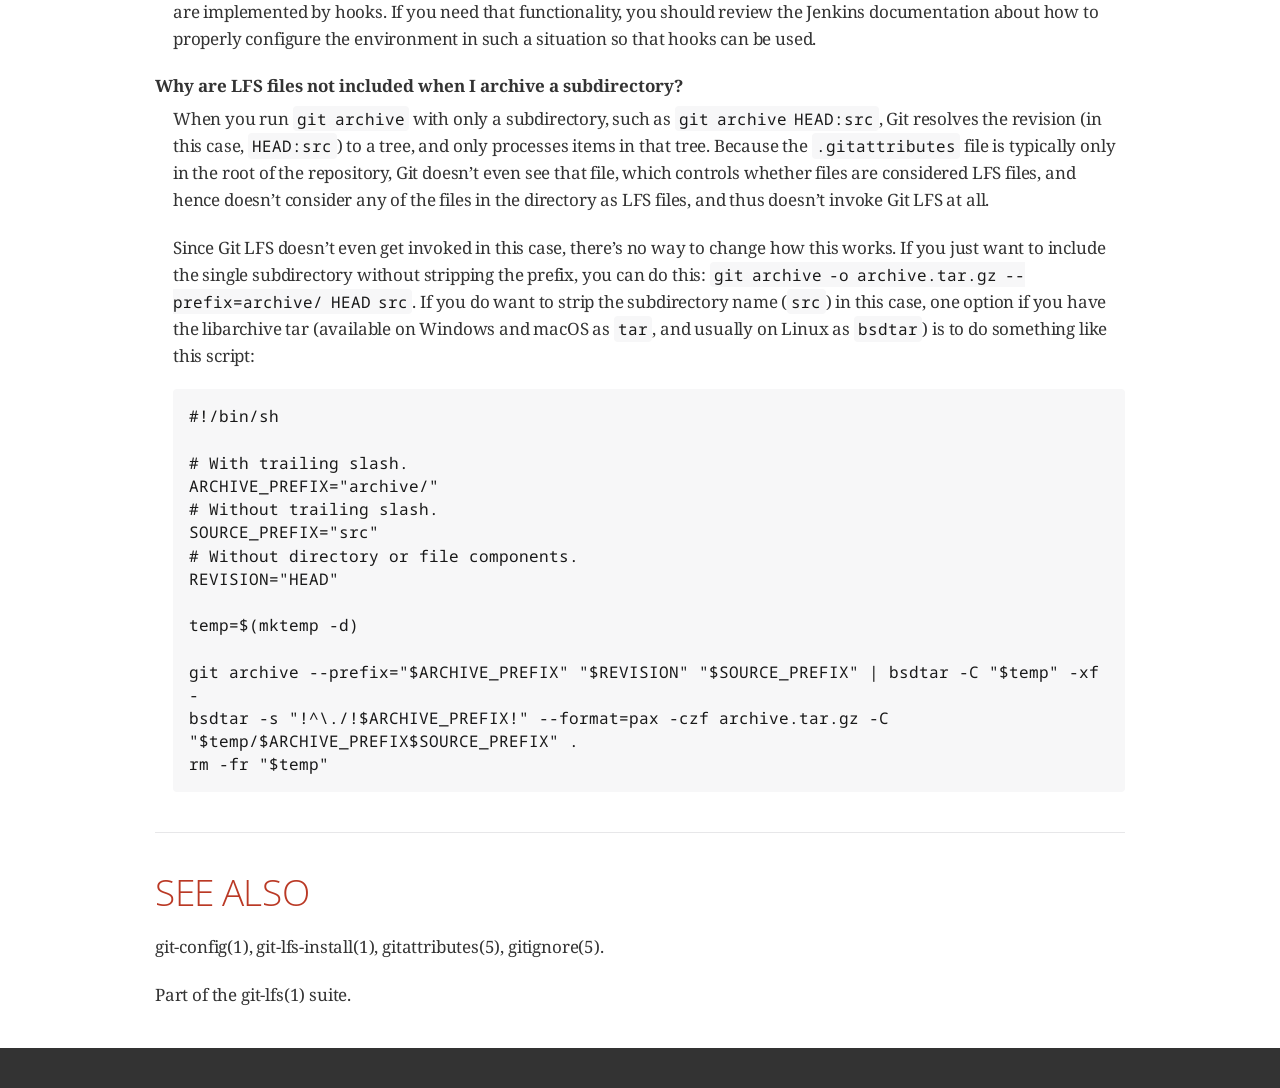
<file: git-lfs-3.4.0/man/html/git-lfs-faq.7.html>
<!DOCTYPE html>
<html lang="en">
<head>
<meta charset="UTF-8">
<meta http-equiv="X-UA-Compatible" content="IE=edge">
<meta name="viewport" content="width=device-width, initial-scale=1.0">
<meta name="generator" content="Asciidoctor 2.0.20">
<title>git-lfs-faq(7)</title>
<link rel="stylesheet" href="https://fonts.googleapis.com/css?family=Open+Sans:300,300italic,400,400italic,600,600italic%7CNoto+Serif:400,400italic,700,700italic%7CDroid+Sans+Mono:400,700">
<style>
/*! Asciidoctor default stylesheet | MIT License | https://asciidoctor.org */
/* Uncomment the following line when using as a custom stylesheet */
/* @import "https://fonts.googleapis.com/css?family=Open+Sans:300,300italic,400,400italic,600,600italic%7CNoto+Serif:400,400italic,700,700italic%7CDroid+Sans+Mono:400,700"; */
html{font-family:sans-serif;-webkit-text-size-adjust:100%}
a{background:none}
a:focus{outline:thin dotted}
a:active,a:hover{outline:0}
h1{font-size:2em;margin:.67em 0}
b,strong{font-weight:bold}
abbr{font-size:.9em}
abbr[title]{cursor:help;border-bottom:1px dotted #dddddf;text-decoration:none}
dfn{font-style:italic}
hr{height:0}
mark{background:#ff0;color:#000}
code,kbd,pre,samp{font-family:monospace;font-size:1em}
pre{white-space:pre-wrap}
q{quotes:"\201C" "\201D" "\2018" "\2019"}
small{font-size:80%}
sub,sup{font-size:75%;line-height:0;position:relative;vertical-align:baseline}
sup{top:-.5em}
sub{bottom:-.25em}
img{border:0}
svg:not(:root){overflow:hidden}
figure{margin:0}
audio,video{display:inline-block}
audio:not([controls]){display:none;height:0}
fieldset{border:1px solid silver;margin:0 2px;padding:.35em .625em .75em}
legend{border:0;padding:0}
button,input,select,textarea{font-family:inherit;font-size:100%;margin:0}
button,input{line-height:normal}
button,select{text-transform:none}
button,html input[type=button],input[type=reset],input[type=submit]{-webkit-appearance:button;cursor:pointer}
button[disabled],html input[disabled]{cursor:default}
input[type=checkbox],input[type=radio]{padding:0}
button::-moz-focus-inner,input::-moz-focus-inner{border:0;padding:0}
textarea{overflow:auto;vertical-align:top}
table{border-collapse:collapse;border-spacing:0}
*,::before,::after{box-sizing:border-box}
html,body{font-size:100%}
body{background:#fff;color:rgba(0,0,0,.8);padding:0;margin:0;font-family:"Noto Serif","DejaVu Serif",serif;line-height:1;position:relative;cursor:auto;-moz-tab-size:4;-o-tab-size:4;tab-size:4;word-wrap:anywhere;-moz-osx-font-smoothing:grayscale;-webkit-font-smoothing:antialiased}
a:hover{cursor:pointer}
img,object,embed{max-width:100%;height:auto}
object,embed{height:100%}
img{-ms-interpolation-mode:bicubic}
.left{float:left!important}
.right{float:right!important}
.text-left{text-align:left!important}
.text-right{text-align:right!important}
.text-center{text-align:center!important}
.text-justify{text-align:justify!important}
.hide{display:none}
img,object,svg{display:inline-block;vertical-align:middle}
textarea{height:auto;min-height:50px}
select{width:100%}
.subheader,.admonitionblock td.content>.title,.audioblock>.title,.exampleblock>.title,.imageblock>.title,.listingblock>.title,.literalblock>.title,.stemblock>.title,.openblock>.title,.paragraph>.title,.quoteblock>.title,table.tableblock>.title,.verseblock>.title,.videoblock>.title,.dlist>.title,.olist>.title,.ulist>.title,.qlist>.title,.hdlist>.title{line-height:1.45;color:#7a2518;font-weight:400;margin-top:0;margin-bottom:.25em}
div,dl,dt,dd,ul,ol,li,h1,h2,h3,#toctitle,.sidebarblock>.content>.title,h4,h5,h6,pre,form,p,blockquote,th,td{margin:0;padding:0}
a{color:#2156a5;text-decoration:underline;line-height:inherit}
a:hover,a:focus{color:#1d4b8f}
a img{border:0}
p{line-height:1.6;margin-bottom:1.25em;text-rendering:optimizeLegibility}
p aside{font-size:.875em;line-height:1.35;font-style:italic}
h1,h2,h3,#toctitle,.sidebarblock>.content>.title,h4,h5,h6{font-family:"Open Sans","DejaVu Sans",sans-serif;font-weight:300;font-style:normal;color:#ba3925;text-rendering:optimizeLegibility;margin-top:1em;margin-bottom:.5em;line-height:1.0125em}
h1 small,h2 small,h3 small,#toctitle small,.sidebarblock>.content>.title small,h4 small,h5 small,h6 small{font-size:60%;color:#e99b8f;line-height:0}
h1{font-size:2.125em}
h2{font-size:1.6875em}
h3,#toctitle,.sidebarblock>.content>.title{font-size:1.375em}
h4,h5{font-size:1.125em}
h6{font-size:1em}
hr{border:solid #dddddf;border-width:1px 0 0;clear:both;margin:1.25em 0 1.1875em}
em,i{font-style:italic;line-height:inherit}
strong,b{font-weight:bold;line-height:inherit}
small{font-size:60%;line-height:inherit}
code{font-family:"Droid Sans Mono","DejaVu Sans Mono",monospace;font-weight:400;color:rgba(0,0,0,.9)}
ul,ol,dl{line-height:1.6;margin-bottom:1.25em;list-style-position:outside;font-family:inherit}
ul,ol{margin-left:1.5em}
ul li ul,ul li ol{margin-left:1.25em;margin-bottom:0}
ul.circle{list-style-type:circle}
ul.disc{list-style-type:disc}
ul.square{list-style-type:square}
ul.circle ul:not([class]),ul.disc ul:not([class]),ul.square ul:not([class]){list-style:inherit}
ol li ul,ol li ol{margin-left:1.25em;margin-bottom:0}
dl dt{margin-bottom:.3125em;font-weight:bold}
dl dd{margin-bottom:1.25em}
blockquote{margin:0 0 1.25em;padding:.5625em 1.25em 0 1.1875em;border-left:1px solid #ddd}
blockquote,blockquote p{line-height:1.6;color:rgba(0,0,0,.85)}
@media screen and (min-width:768px){h1,h2,h3,#toctitle,.sidebarblock>.content>.title,h4,h5,h6{line-height:1.2}
h1{font-size:2.75em}
h2{font-size:2.3125em}
h3,#toctitle,.sidebarblock>.content>.title{font-size:1.6875em}
h4{font-size:1.4375em}}
table{background:#fff;margin-bottom:1.25em;border:1px solid #dedede;word-wrap:normal}
table thead,table tfoot{background:#f7f8f7}
table thead tr th,table thead tr td,table tfoot tr th,table tfoot tr td{padding:.5em .625em .625em;font-size:inherit;color:rgba(0,0,0,.8);text-align:left}
table tr th,table tr td{padding:.5625em .625em;font-size:inherit;color:rgba(0,0,0,.8)}
table tr.even,table tr.alt{background:#f8f8f7}
table thead tr th,table tfoot tr th,table tbody tr td,table tr td,table tfoot tr td{line-height:1.6}
h1,h2,h3,#toctitle,.sidebarblock>.content>.title,h4,h5,h6{line-height:1.2;word-spacing:-.05em}
h1 strong,h2 strong,h3 strong,#toctitle strong,.sidebarblock>.content>.title strong,h4 strong,h5 strong,h6 strong{font-weight:400}
.center{margin-left:auto;margin-right:auto}
.stretch{width:100%}
.clearfix::before,.clearfix::after,.float-group::before,.float-group::after{content:" ";display:table}
.clearfix::after,.float-group::after{clear:both}
:not(pre).nobreak{word-wrap:normal}
:not(pre).nowrap{white-space:nowrap}
:not(pre).pre-wrap{white-space:pre-wrap}
:not(pre):not([class^=L])>code{font-size:.9375em;font-style:normal!important;letter-spacing:0;padding:.1em .5ex;word-spacing:-.15em;background:#f7f7f8;border-radius:4px;line-height:1.45;text-rendering:optimizeSpeed}
pre{color:rgba(0,0,0,.9);font-family:"Droid Sans Mono","DejaVu Sans Mono",monospace;line-height:1.45;text-rendering:optimizeSpeed}
pre code,pre pre{color:inherit;font-size:inherit;line-height:inherit}
pre>code{display:block}
pre.nowrap,pre.nowrap pre{white-space:pre;word-wrap:normal}
em em{font-style:normal}
strong strong{font-weight:400}
.keyseq{color:rgba(51,51,51,.8)}
kbd{font-family:"Droid Sans Mono","DejaVu Sans Mono",monospace;display:inline-block;color:rgba(0,0,0,.8);font-size:.65em;line-height:1.45;background:#f7f7f7;border:1px solid #ccc;border-radius:3px;box-shadow:0 1px 0 rgba(0,0,0,.2),inset 0 0 0 .1em #fff;margin:0 .15em;padding:.2em .5em;vertical-align:middle;position:relative;top:-.1em;white-space:nowrap}
.keyseq kbd:first-child{margin-left:0}
.keyseq kbd:last-child{margin-right:0}
.menuseq,.menuref{color:#000}
.menuseq b:not(.caret),.menuref{font-weight:inherit}
.menuseq{word-spacing:-.02em}
.menuseq b.caret{font-size:1.25em;line-height:.8}
.menuseq i.caret{font-weight:bold;text-align:center;width:.45em}
b.button::before,b.button::after{position:relative;top:-1px;font-weight:400}
b.button::before{content:"[";padding:0 3px 0 2px}
b.button::after{content:"]";padding:0 2px 0 3px}
p a>code:hover{color:rgba(0,0,0,.9)}
#header,#content,#footnotes,#footer{width:100%;margin:0 auto;max-width:62.5em;*zoom:1;position:relative;padding-left:.9375em;padding-right:.9375em}
#header::before,#header::after,#content::before,#content::after,#footnotes::before,#footnotes::after,#footer::before,#footer::after{content:" ";display:table}
#header::after,#content::after,#footnotes::after,#footer::after{clear:both}
#content{margin-top:1.25em}
#content::before{content:none}
#header>h1:first-child{color:rgba(0,0,0,.85);margin-top:2.25rem;margin-bottom:0}
#header>h1:first-child+#toc{margin-top:8px;border-top:1px solid #dddddf}
#header>h1:only-child,body.toc2 #header>h1:nth-last-child(2){border-bottom:1px solid #dddddf;padding-bottom:8px}
#header .details{border-bottom:1px solid #dddddf;line-height:1.45;padding-top:.25em;padding-bottom:.25em;padding-left:.25em;color:rgba(0,0,0,.6);display:flex;flex-flow:row wrap}
#header .details span:first-child{margin-left:-.125em}
#header .details span.email a{color:rgba(0,0,0,.85)}
#header .details br{display:none}
#header .details br+span::before{content:"\00a0\2013\00a0"}
#header .details br+span.author::before{content:"\00a0\22c5\00a0";color:rgba(0,0,0,.85)}
#header .details br+span#revremark::before{content:"\00a0|\00a0"}
#header #revnumber{text-transform:capitalize}
#header #revnumber::after{content:"\00a0"}
#content>h1:first-child:not([class]){color:rgba(0,0,0,.85);border-bottom:1px solid #dddddf;padding-bottom:8px;margin-top:0;padding-top:1rem;margin-bottom:1.25rem}
#toc{border-bottom:1px solid #e7e7e9;padding-bottom:.5em}
#toc>ul{margin-left:.125em}
#toc ul.sectlevel0>li>a{font-style:italic}
#toc ul.sectlevel0 ul.sectlevel1{margin:.5em 0}
#toc ul{font-family:"Open Sans","DejaVu Sans",sans-serif;list-style-type:none}
#toc li{line-height:1.3334;margin-top:.3334em}
#toc a{text-decoration:none}
#toc a:active{text-decoration:underline}
#toctitle{color:#7a2518;font-size:1.2em}
@media screen and (min-width:768px){#toctitle{font-size:1.375em}
body.toc2{padding-left:15em;padding-right:0}
#toc.toc2{margin-top:0!important;background:#f8f8f7;position:fixed;width:15em;left:0;top:0;border-right:1px solid #e7e7e9;border-top-width:0!important;border-bottom-width:0!important;z-index:1000;padding:1.25em 1em;height:100%;overflow:auto}
#toc.toc2 #toctitle{margin-top:0;margin-bottom:.8rem;font-size:1.2em}
#toc.toc2>ul{font-size:.9em;margin-bottom:0}
#toc.toc2 ul ul{margin-left:0;padding-left:1em}
#toc.toc2 ul.sectlevel0 ul.sectlevel1{padding-left:0;margin-top:.5em;margin-bottom:.5em}
body.toc2.toc-right{padding-left:0;padding-right:15em}
body.toc2.toc-right #toc.toc2{border-right-width:0;border-left:1px solid #e7e7e9;left:auto;right:0}}
@media screen and (min-width:1280px){body.toc2{padding-left:20em;padding-right:0}
#toc.toc2{width:20em}
#toc.toc2 #toctitle{font-size:1.375em}
#toc.toc2>ul{font-size:.95em}
#toc.toc2 ul ul{padding-left:1.25em}
body.toc2.toc-right{padding-left:0;padding-right:20em}}
#content #toc{border:1px solid #e0e0dc;margin-bottom:1.25em;padding:1.25em;background:#f8f8f7;border-radius:4px}
#content #toc>:first-child{margin-top:0}
#content #toc>:last-child{margin-bottom:0}
#footer{max-width:none;background:rgba(0,0,0,.8);padding:1.25em}
#footer-text{color:hsla(0,0%,100%,.8);line-height:1.44}
#content{margin-bottom:.625em}
.sect1{padding-bottom:.625em}
@media screen and (min-width:768px){#content{margin-bottom:1.25em}
.sect1{padding-bottom:1.25em}}
.sect1:last-child{padding-bottom:0}
.sect1+.sect1{border-top:1px solid #e7e7e9}
#content h1>a.anchor,h2>a.anchor,h3>a.anchor,#toctitle>a.anchor,.sidebarblock>.content>.title>a.anchor,h4>a.anchor,h5>a.anchor,h6>a.anchor{position:absolute;z-index:1001;width:1.5ex;margin-left:-1.5ex;display:block;text-decoration:none!important;visibility:hidden;text-align:center;font-weight:400}
#content h1>a.anchor::before,h2>a.anchor::before,h3>a.anchor::before,#toctitle>a.anchor::before,.sidebarblock>.content>.title>a.anchor::before,h4>a.anchor::before,h5>a.anchor::before,h6>a.anchor::before{content:"\00A7";font-size:.85em;display:block;padding-top:.1em}
#content h1:hover>a.anchor,#content h1>a.anchor:hover,h2:hover>a.anchor,h2>a.anchor:hover,h3:hover>a.anchor,#toctitle:hover>a.anchor,.sidebarblock>.content>.title:hover>a.anchor,h3>a.anchor:hover,#toctitle>a.anchor:hover,.sidebarblock>.content>.title>a.anchor:hover,h4:hover>a.anchor,h4>a.anchor:hover,h5:hover>a.anchor,h5>a.anchor:hover,h6:hover>a.anchor,h6>a.anchor:hover{visibility:visible}
#content h1>a.link,h2>a.link,h3>a.link,#toctitle>a.link,.sidebarblock>.content>.title>a.link,h4>a.link,h5>a.link,h6>a.link{color:#ba3925;text-decoration:none}
#content h1>a.link:hover,h2>a.link:hover,h3>a.link:hover,#toctitle>a.link:hover,.sidebarblock>.content>.title>a.link:hover,h4>a.link:hover,h5>a.link:hover,h6>a.link:hover{color:#a53221}
details,.audioblock,.imageblock,.literalblock,.listingblock,.stemblock,.videoblock{margin-bottom:1.25em}
details{margin-left:1.25rem}
details>summary{cursor:pointer;display:block;position:relative;line-height:1.6;margin-bottom:.625rem;outline:none;-webkit-tap-highlight-color:transparent}
details>summary::-webkit-details-marker{display:none}
details>summary::before{content:"";border:solid transparent;border-left:solid;border-width:.3em 0 .3em .5em;position:absolute;top:.5em;left:-1.25rem;transform:translateX(15%)}
details[open]>summary::before{border:solid transparent;border-top:solid;border-width:.5em .3em 0;transform:translateY(15%)}
details>summary::after{content:"";width:1.25rem;height:1em;position:absolute;top:.3em;left:-1.25rem}
.admonitionblock td.content>.title,.audioblock>.title,.exampleblock>.title,.imageblock>.title,.listingblock>.title,.literalblock>.title,.stemblock>.title,.openblock>.title,.paragraph>.title,.quoteblock>.title,table.tableblock>.title,.verseblock>.title,.videoblock>.title,.dlist>.title,.olist>.title,.ulist>.title,.qlist>.title,.hdlist>.title{text-rendering:optimizeLegibility;text-align:left;font-family:"Noto Serif","DejaVu Serif",serif;font-size:1rem;font-style:italic}
table.tableblock.fit-content>caption.title{white-space:nowrap;width:0}
.paragraph.lead>p,#preamble>.sectionbody>[class=paragraph]:first-of-type p{font-size:1.21875em;line-height:1.6;color:rgba(0,0,0,.85)}
.admonitionblock>table{border-collapse:separate;border:0;background:none;width:100%}
.admonitionblock>table td.icon{text-align:center;width:80px}
.admonitionblock>table td.icon img{max-width:none}
.admonitionblock>table td.icon .title{font-weight:bold;font-family:"Open Sans","DejaVu Sans",sans-serif;text-transform:uppercase}
.admonitionblock>table td.content{padding-left:1.125em;padding-right:1.25em;border-left:1px solid #dddddf;color:rgba(0,0,0,.6);word-wrap:anywhere}
.admonitionblock>table td.content>:last-child>:last-child{margin-bottom:0}
.exampleblock>.content{border:1px solid #e6e6e6;margin-bottom:1.25em;padding:1.25em;background:#fff;border-radius:4px}
.sidebarblock{border:1px solid #dbdbd6;margin-bottom:1.25em;padding:1.25em;background:#f3f3f2;border-radius:4px}
.sidebarblock>.content>.title{color:#7a2518;margin-top:0;text-align:center}
.exampleblock>.content>:first-child,.sidebarblock>.content>:first-child{margin-top:0}
.exampleblock>.content>:last-child,.exampleblock>.content>:last-child>:last-child,.exampleblock>.content .olist>ol>li:last-child>:last-child,.exampleblock>.content .ulist>ul>li:last-child>:last-child,.exampleblock>.content .qlist>ol>li:last-child>:last-child,.sidebarblock>.content>:last-child,.sidebarblock>.content>:last-child>:last-child,.sidebarblock>.content .olist>ol>li:last-child>:last-child,.sidebarblock>.content .ulist>ul>li:last-child>:last-child,.sidebarblock>.content .qlist>ol>li:last-child>:last-child{margin-bottom:0}
.literalblock pre,.listingblock>.content>pre{border-radius:4px;overflow-x:auto;padding:1em;font-size:.8125em}
@media screen and (min-width:768px){.literalblock pre,.listingblock>.content>pre{font-size:.90625em}}
@media screen and (min-width:1280px){.literalblock pre,.listingblock>.content>pre{font-size:1em}}
.literalblock pre,.listingblock>.content>pre:not(.highlight),.listingblock>.content>pre[class=highlight],.listingblock>.content>pre[class^="highlight "]{background:#f7f7f8}
.literalblock.output pre{color:#f7f7f8;background:rgba(0,0,0,.9)}
.listingblock>.content{position:relative}
.listingblock code[data-lang]::before{display:none;content:attr(data-lang);position:absolute;font-size:.75em;top:.425rem;right:.5rem;line-height:1;text-transform:uppercase;color:inherit;opacity:.5}
.listingblock:hover code[data-lang]::before{display:block}
.listingblock.terminal pre .command::before{content:attr(data-prompt);padding-right:.5em;color:inherit;opacity:.5}
.listingblock.terminal pre .command:not([data-prompt])::before{content:"$"}
.listingblock pre.highlightjs{padding:0}
.listingblock pre.highlightjs>code{padding:1em;border-radius:4px}
.listingblock pre.prettyprint{border-width:0}
.prettyprint{background:#f7f7f8}
pre.prettyprint .linenums{line-height:1.45;margin-left:2em}
pre.prettyprint li{background:none;list-style-type:inherit;padding-left:0}
pre.prettyprint li code[data-lang]::before{opacity:1}
pre.prettyprint li:not(:first-child) code[data-lang]::before{display:none}
table.linenotable{border-collapse:separate;border:0;margin-bottom:0;background:none}
table.linenotable td[class]{color:inherit;vertical-align:top;padding:0;line-height:inherit;white-space:normal}
table.linenotable td.code{padding-left:.75em}
table.linenotable td.linenos,pre.pygments .linenos{border-right:1px solid;opacity:.35;padding-right:.5em;-webkit-user-select:none;-moz-user-select:none;-ms-user-select:none;user-select:none}
pre.pygments span.linenos{display:inline-block;margin-right:.75em}
.quoteblock{margin:0 1em 1.25em 1.5em;display:table}
.quoteblock:not(.excerpt)>.title{margin-left:-1.5em;margin-bottom:.75em}
.quoteblock blockquote,.quoteblock p{color:rgba(0,0,0,.85);font-size:1.15rem;line-height:1.75;word-spacing:.1em;letter-spacing:0;font-style:italic;text-align:justify}
.quoteblock blockquote{margin:0;padding:0;border:0}
.quoteblock blockquote::before{content:"\201c";float:left;font-size:2.75em;font-weight:bold;line-height:.6em;margin-left:-.6em;color:#7a2518;text-shadow:0 1px 2px rgba(0,0,0,.1)}
.quoteblock blockquote>.paragraph:last-child p{margin-bottom:0}
.quoteblock .attribution{margin-top:.75em;margin-right:.5ex;text-align:right}
.verseblock{margin:0 1em 1.25em}
.verseblock pre{font-family:"Open Sans","DejaVu Sans",sans-serif;font-size:1.15rem;color:rgba(0,0,0,.85);font-weight:300;text-rendering:optimizeLegibility}
.verseblock pre strong{font-weight:400}
.verseblock .attribution{margin-top:1.25rem;margin-left:.5ex}
.quoteblock .attribution,.verseblock .attribution{font-size:.9375em;line-height:1.45;font-style:italic}
.quoteblock .attribution br,.verseblock .attribution br{display:none}
.quoteblock .attribution cite,.verseblock .attribution cite{display:block;letter-spacing:-.025em;color:rgba(0,0,0,.6)}
.quoteblock.abstract blockquote::before,.quoteblock.excerpt blockquote::before,.quoteblock .quoteblock blockquote::before{display:none}
.quoteblock.abstract blockquote,.quoteblock.abstract p,.quoteblock.excerpt blockquote,.quoteblock.excerpt p,.quoteblock .quoteblock blockquote,.quoteblock .quoteblock p{line-height:1.6;word-spacing:0}
.quoteblock.abstract{margin:0 1em 1.25em;display:block}
.quoteblock.abstract>.title{margin:0 0 .375em;font-size:1.15em;text-align:center}
.quoteblock.excerpt>blockquote,.quoteblock .quoteblock{padding:0 0 .25em 1em;border-left:.25em solid #dddddf}
.quoteblock.excerpt,.quoteblock .quoteblock{margin-left:0}
.quoteblock.excerpt blockquote,.quoteblock.excerpt p,.quoteblock .quoteblock blockquote,.quoteblock .quoteblock p{color:inherit;font-size:1.0625rem}
.quoteblock.excerpt .attribution,.quoteblock .quoteblock .attribution{color:inherit;font-size:.85rem;text-align:left;margin-right:0}
p.tableblock:last-child{margin-bottom:0}
td.tableblock>.content{margin-bottom:1.25em;word-wrap:anywhere}
td.tableblock>.content>:last-child{margin-bottom:-1.25em}
table.tableblock,th.tableblock,td.tableblock{border:0 solid #dedede}
table.grid-all>*>tr>*{border-width:1px}
table.grid-cols>*>tr>*{border-width:0 1px}
table.grid-rows>*>tr>*{border-width:1px 0}
table.frame-all{border-width:1px}
table.frame-ends{border-width:1px 0}
table.frame-sides{border-width:0 1px}
table.frame-none>colgroup+*>:first-child>*,table.frame-sides>colgroup+*>:first-child>*{border-top-width:0}
table.frame-none>:last-child>:last-child>*,table.frame-sides>:last-child>:last-child>*{border-bottom-width:0}
table.frame-none>*>tr>:first-child,table.frame-ends>*>tr>:first-child{border-left-width:0}
table.frame-none>*>tr>:last-child,table.frame-ends>*>tr>:last-child{border-right-width:0}
table.stripes-all>*>tr,table.stripes-odd>*>tr:nth-of-type(odd),table.stripes-even>*>tr:nth-of-type(even),table.stripes-hover>*>tr:hover{background:#f8f8f7}
th.halign-left,td.halign-left{text-align:left}
th.halign-right,td.halign-right{text-align:right}
th.halign-center,td.halign-center{text-align:center}
th.valign-top,td.valign-top{vertical-align:top}
th.valign-bottom,td.valign-bottom{vertical-align:bottom}
th.valign-middle,td.valign-middle{vertical-align:middle}
table thead th,table tfoot th{font-weight:bold}
tbody tr th{background:#f7f8f7}
tbody tr th,tbody tr th p,tfoot tr th,tfoot tr th p{color:rgba(0,0,0,.8);font-weight:bold}
p.tableblock>code:only-child{background:none;padding:0}
p.tableblock{font-size:1em}
ol{margin-left:1.75em}
ul li ol{margin-left:1.5em}
dl dd{margin-left:1.125em}
dl dd:last-child,dl dd:last-child>:last-child{margin-bottom:0}
li p,ul dd,ol dd,.olist .olist,.ulist .ulist,.ulist .olist,.olist .ulist{margin-bottom:.625em}
ul.checklist,ul.none,ol.none,ul.no-bullet,ol.no-bullet,ol.unnumbered,ul.unstyled,ol.unstyled{list-style-type:none}
ul.no-bullet,ol.no-bullet,ol.unnumbered{margin-left:.625em}
ul.unstyled,ol.unstyled{margin-left:0}
li>p:empty:only-child::before{content:"";display:inline-block}
ul.checklist>li>p:first-child{margin-left:-1em}
ul.checklist>li>p:first-child>.fa-square-o:first-child,ul.checklist>li>p:first-child>.fa-check-square-o:first-child{width:1.25em;font-size:.8em;position:relative;bottom:.125em}
ul.checklist>li>p:first-child>input[type=checkbox]:first-child{margin-right:.25em}
ul.inline{display:flex;flex-flow:row wrap;list-style:none;margin:0 0 .625em -1.25em}
ul.inline>li{margin-left:1.25em}
.unstyled dl dt{font-weight:400;font-style:normal}
ol.arabic{list-style-type:decimal}
ol.decimal{list-style-type:decimal-leading-zero}
ol.loweralpha{list-style-type:lower-alpha}
ol.upperalpha{list-style-type:upper-alpha}
ol.lowerroman{list-style-type:lower-roman}
ol.upperroman{list-style-type:upper-roman}
ol.lowergreek{list-style-type:lower-greek}
.hdlist>table,.colist>table{border:0;background:none}
.hdlist>table>tbody>tr,.colist>table>tbody>tr{background:none}
td.hdlist1,td.hdlist2{vertical-align:top;padding:0 .625em}
td.hdlist1{font-weight:bold;padding-bottom:1.25em}
td.hdlist2{word-wrap:anywhere}
.literalblock+.colist,.listingblock+.colist{margin-top:-.5em}
.colist td:not([class]):first-child{padding:.4em .75em 0;line-height:1;vertical-align:top}
.colist td:not([class]):first-child img{max-width:none}
.colist td:not([class]):last-child{padding:.25em 0}
.thumb,.th{line-height:0;display:inline-block;border:4px solid #fff;box-shadow:0 0 0 1px #ddd}
.imageblock.left{margin:.25em .625em 1.25em 0}
.imageblock.right{margin:.25em 0 1.25em .625em}
.imageblock>.title{margin-bottom:0}
.imageblock.thumb,.imageblock.th{border-width:6px}
.imageblock.thumb>.title,.imageblock.th>.title{padding:0 .125em}
.image.left,.image.right{margin-top:.25em;margin-bottom:.25em;display:inline-block;line-height:0}
.image.left{margin-right:.625em}
.image.right{margin-left:.625em}
a.image{text-decoration:none;display:inline-block}
a.image object{pointer-events:none}
sup.footnote,sup.footnoteref{font-size:.875em;position:static;vertical-align:super}
sup.footnote a,sup.footnoteref a{text-decoration:none}
sup.footnote a:active,sup.footnoteref a:active{text-decoration:underline}
#footnotes{padding-top:.75em;padding-bottom:.75em;margin-bottom:.625em}
#footnotes hr{width:20%;min-width:6.25em;margin:-.25em 0 .75em;border-width:1px 0 0}
#footnotes .footnote{padding:0 .375em 0 .225em;line-height:1.3334;font-size:.875em;margin-left:1.2em;margin-bottom:.2em}
#footnotes .footnote a:first-of-type{font-weight:bold;text-decoration:none;margin-left:-1.05em}
#footnotes .footnote:last-of-type{margin-bottom:0}
#content #footnotes{margin-top:-.625em;margin-bottom:0;padding:.75em 0}
div.unbreakable{page-break-inside:avoid}
.big{font-size:larger}
.small{font-size:smaller}
.underline{text-decoration:underline}
.overline{text-decoration:overline}
.line-through{text-decoration:line-through}
.aqua{color:#00bfbf}
.aqua-background{background:#00fafa}
.black{color:#000}
.black-background{background:#000}
.blue{color:#0000bf}
.blue-background{background:#0000fa}
.fuchsia{color:#bf00bf}
.fuchsia-background{background:#fa00fa}
.gray{color:#606060}
.gray-background{background:#7d7d7d}
.green{color:#006000}
.green-background{background:#007d00}
.lime{color:#00bf00}
.lime-background{background:#00fa00}
.maroon{color:#600000}
.maroon-background{background:#7d0000}
.navy{color:#000060}
.navy-background{background:#00007d}
.olive{color:#606000}
.olive-background{background:#7d7d00}
.purple{color:#600060}
.purple-background{background:#7d007d}
.red{color:#bf0000}
.red-background{background:#fa0000}
.silver{color:#909090}
.silver-background{background:#bcbcbc}
.teal{color:#006060}
.teal-background{background:#007d7d}
.white{color:#bfbfbf}
.white-background{background:#fafafa}
.yellow{color:#bfbf00}
.yellow-background{background:#fafa00}
span.icon>.fa{cursor:default}
a span.icon>.fa{cursor:inherit}
.admonitionblock td.icon [class^="fa icon-"]{font-size:2.5em;text-shadow:1px 1px 2px rgba(0,0,0,.5);cursor:default}
.admonitionblock td.icon .icon-note::before{content:"\f05a";color:#19407c}
.admonitionblock td.icon .icon-tip::before{content:"\f0eb";text-shadow:1px 1px 2px rgba(155,155,0,.8);color:#111}
.admonitionblock td.icon .icon-warning::before{content:"\f071";color:#bf6900}
.admonitionblock td.icon .icon-caution::before{content:"\f06d";color:#bf3400}
.admonitionblock td.icon .icon-important::before{content:"\f06a";color:#bf0000}
.conum[data-value]{display:inline-block;color:#fff!important;background:rgba(0,0,0,.8);border-radius:50%;text-align:center;font-size:.75em;width:1.67em;height:1.67em;line-height:1.67em;font-family:"Open Sans","DejaVu Sans",sans-serif;font-style:normal;font-weight:bold}
.conum[data-value] *{color:#fff!important}
.conum[data-value]+b{display:none}
.conum[data-value]::after{content:attr(data-value)}
pre .conum[data-value]{position:relative;top:-.125em}
b.conum *{color:inherit!important}
.conum:not([data-value]):empty{display:none}
dt,th.tableblock,td.content,div.footnote{text-rendering:optimizeLegibility}
h1,h2,p,td.content,span.alt,summary{letter-spacing:-.01em}
p strong,td.content strong,div.footnote strong{letter-spacing:-.005em}
p,blockquote,dt,td.content,td.hdlist1,span.alt,summary{font-size:1.0625rem}
p{margin-bottom:1.25rem}
.sidebarblock p,.sidebarblock dt,.sidebarblock td.content,p.tableblock{font-size:1em}
.exampleblock>.content{background:#fffef7;border-color:#e0e0dc;box-shadow:0 1px 4px #e0e0dc}
.print-only{display:none!important}
@page{margin:1.25cm .75cm}
@media print{*{box-shadow:none!important;text-shadow:none!important}
html{font-size:80%}
a{color:inherit!important;text-decoration:underline!important}
a.bare,a[href^="#"],a[href^="mailto:"]{text-decoration:none!important}
a[href^="http:"]:not(.bare)::after,a[href^="https:"]:not(.bare)::after{content:"(" attr(href) ")";display:inline-block;font-size:.875em;padding-left:.25em}
abbr[title]{border-bottom:1px dotted}
abbr[title]::after{content:" (" attr(title) ")"}
pre,blockquote,tr,img,object,svg{page-break-inside:avoid}
thead{display:table-header-group}
svg{max-width:100%}
p,blockquote,dt,td.content{font-size:1em;orphans:3;widows:3}
h2,h3,#toctitle,.sidebarblock>.content>.title{page-break-after:avoid}
#header,#content,#footnotes,#footer{max-width:none}
#toc,.sidebarblock,.exampleblock>.content{background:none!important}
#toc{border-bottom:1px solid #dddddf!important;padding-bottom:0!important}
body.book #header{text-align:center}
body.book #header>h1:first-child{border:0!important;margin:2.5em 0 1em}
body.book #header .details{border:0!important;display:block;padding:0!important}
body.book #header .details span:first-child{margin-left:0!important}
body.book #header .details br{display:block}
body.book #header .details br+span::before{content:none!important}
body.book #toc{border:0!important;text-align:left!important;padding:0!important;margin:0!important}
body.book #toc,body.book #preamble,body.book h1.sect0,body.book .sect1>h2{page-break-before:always}
.listingblock code[data-lang]::before{display:block}
#footer{padding:0 .9375em}
.hide-on-print{display:none!important}
.print-only{display:block!important}
.hide-for-print{display:none!important}
.show-for-print{display:inherit!important}}
@media amzn-kf8,print{#header>h1:first-child{margin-top:1.25rem}
.sect1{padding:0!important}
.sect1+.sect1{border:0}
#footer{background:none}
#footer-text{color:rgba(0,0,0,.6);font-size:.9em}}
@media amzn-kf8{#header,#content,#footnotes,#footer{padding:0}}
</style>
</head>
<body class="article">
<div id="header">
<h1>git-lfs-faq(7)</h1>
</div>
<div id="content">
<div class="sect1">
<h2 id="_name">NAME</h2>
<div class="sectionbody">
<div class="paragraph">
<p>git-lfs-faq - FAQ for Git LFS</p>
</div>
</div>
</div>
<div class="sect1">
<h2 id="_entries">ENTRIES</h2>
<div class="sectionbody">
<div class="dlist">
<dl>
<dt class="hdlist1">Does Git LFS provide a way to track files by size?</dt>
<dd>
<p>No, it doesn&#8217;t.  Unfortunately, Git itself doesn&#8217;t specify a way to make
<code>.gitattributes</code> patterns apply to files of a certain size and we rely on
the <code>.gitattributes</code> file to specify which files are tracked by Git LFS.</p>
<div class="paragraph">
<p>You <em>can</em> use the <code>--above</code> option to <code>git lfs migrate import</code> to migrate
all files that at the specified time are larger than a certain size.  However,
if your files change to be smaller or larger in the future, or you add more
files in the future that are larger than the limit you specified, you will have
to track them manually.</p>
</div>
<div class="paragraph">
<p>For these reasons, we recommend using patterns rather than <code>--above</code>.</p>
</div>
</dd>
<dt class="hdlist1">Why doesn&#8217;t Git LFS handle files larger than 4 GiB on Windows?</dt>
<dd>
<p>Git LFS itself handles these files just fine.  However, Git LFS is usually
invoked by Git, and until Git 2.34, Git itself on Windows didn&#8217;t handle files
using smudge and clean filters (like Git LFS) that are larger than 4 GiB.
So you can update Git for Windows to 2.34 to natively support these file sizes.</p>
<div class="paragraph">
<p>On older versions, set <code>GIT_LFS_SKIP_SMUDGE</code> to <code>1</code> and run <code>git lfs pull</code>
to pull down the LFS files.  This bypasses Git&#8217;s smudging functionality
and therefore avoids its limitations.</p>
</div>
</dd>
<dt class="hdlist1">Why do I end up with small text files in my working tree instead of my files?</dt>
<dd>
<p>Git LFS stores small text files called pointer files in the repository instead
of your large files, which it stores elsewhere.  These pointer files usually
start with the line <code>version <a href="https://git-lfs.github.com/spec/v1" class="bare">https://git-lfs.github.com/spec/v1</a></code>.</p>
<div class="paragraph">
<p>Normally, if you&#8217;ve run <code>git lfs install</code> at least once for your user account on
the system, then Git LFS will be automatically invoked by Git when you check out
files or clone a repository and this won&#8217;t happen.  However, if you haven&#8217;t, or
you&#8217;ve explicitly chosen to skip that behaviour by using the <code>--skip-smudge</code>
option of <code>git lfs install</code>, then you may need to use <code>git lfs pull</code> to replace
the pointer files in your working tree with large files.</p>
</div>
</dd>
<dt class="hdlist1">Why do I end up with some of my working tree files constantly showing as modified?</dt>
<dd>
<p>This can happen if someone made a commit to a file that&#8217;s tracked by Git LFS
but didn&#8217;t have Git LFS properly set up on their system.  The objects that
were checked into the repository are Git objects, not the pointers to Git LFS
objects, and when Git checks these files out, it shows them as modified.</p>
<div class="paragraph">
<p>There are also several other possible ways to encounter this problem, such as an
incomplete migration of your repository.  For example, you should not use <code>git
lfs track</code> to track patterns that are already in your repository without running
<code>git add --renormalize .</code>, since that can lead to this problem.</p>
</div>
<div class="paragraph">
<p>Users frequently find that this cannot be changed by doing <code>git reset --hard</code> or
other techniques because Git then checks the files out and marks them as
modified again.  The best way to solve this problem is by fixing the files and
the committing the change, which you can do with the following on an otherwise
clean tree:</p>
</div>
<div class="listingblock">
<div class="content">
<pre class="highlight"><code class="language-shell-session" data-lang="shell-session">$ git add --renormalize .
$ git commit -m "Fix broken LFS files"</code></pre>
</div>
</div>
<div class="paragraph">
<p>This requires that every branch you want to fix have this done to it.</p>
</div>
<div class="paragraph">
<p>To prevent this from reoccurring in the future, make sure that everyone working
with large files on a project has run <code>git lfs install</code> at least once.  The
command <code>git lfs fsck --pointers BASE..HEAD</code> (with suitable values of <code>BASE</code> and
<code>HEAD</code>) may be used in your CI system to verify that nobody is introducing such
problems.</p>
</div>
</dd>
<dt class="hdlist1">How do I track files that are already in a repository?</dt>
<dd>
<p>If you want to track files that already exist in a repository, you need to do
two things.  First, you need to use <code>git lfs track</code> (or a manual modification
of <code>.gitattributes</code>) to mark the files as LFS files.  Then, you need to run
<code>git add --renormalize .</code> and commit the changes to the repository.</p>
<div class="paragraph">
<p>If you skip this second step, then you&#8217;ll end up with files that are marked as
LFS files but are stored as Git files, which can lead to files which are always
modified, as outlined in the FAQ entry above.  Note also that this doesn&#8217;t
change large files in your history.  To do that, use <code>git lfs migrate import
--everything</code> instead, as specified in one of the entries below.</p>
</div>
</dd>
<dt class="hdlist1">How do I enable git diff to work on LFS files?</dt>
<dd>
<p>You can run <code>git config diff.lfs.textconv cat</code>, which will produce normal
diffs if your files are text files.</p>
</dd>
<dt class="hdlist1">How do I enable git diff to work on LFS files based on extension or path?</dt>
<dd>
<p>If the above solution is too broad, each entry in the <code>.gitattributes</code> file
can be customized by creating a custom global converter:</p>
<div class="listingblock">
<div class="content">
<pre class="highlight"><code class="language-shell-session" data-lang="shell-session">$ git config --global diff.lfstext.textconv cat</code></pre>
</div>
</div>
<div class="paragraph">
<p>Any given <code>.gitattributes</code> entry for large text files can be customized to use
  this global text converter (e.g., patch files), whereas binary formats can
  continue to use the conventional lfs diff tool, like so:</p>
</div>
<div class="listingblock">
<div class="content">
<pre class="highlight"><code class="language-shell-session" data-lang="shell-session">$ cat .gitattributes
....
*.bin filter=lfs diff=lfs merge=lfs -text
*.patch filter=lfs diff=lfstext merge=lfs -text
....</code></pre>
</div>
</div>
<div class="paragraph">
<p>Be advised that all developers sharing this repo with such a modified
<code>.gitattributes</code> file must have similarly configured the <code>lfstext</code> text
converter, whether globally or on a per repository basis.</p>
</div>
</dd>
<dt class="hdlist1">How do I convert from using Git LFS to a plain Git repository?</dt>
<dd>
<p>If you&#8217;d like to stop using Git LFS and switch back to storing your large
files in the plain Git format, you can do so with <code>git lfs migrate export
--everything</code>.  Note that you will need to provide an appropriate <code>--include</code>
option to match all the patterns that you currently have tracked in any ref.</p>
<div class="paragraph">
<p>This also rewrites history, so the Git object IDs of many, if not all, of your
objects will change.</p>
</div>
</dd>
<dt class="hdlist1">I&#8217;m using Git LFS, but I still see GitHub&#8217;s large file error.  How do I fix this?</dt>
<dd>
<p>GitHub rejects large files anywhere in the history of your repository, not
just in the latest commit.  If you&#8217;re still seeing this message, then you have
some large files somewhere in your history, even if in the latest commits
you&#8217;ve moved them to Git LFS.</p>
<div class="paragraph">
<p>To fix this, you can use <code>git lfs migrate import --everything</code> with an
appropriate <code>--include</code> argument.  For example, if you wanted to move your
<code>.jpg</code> and <code>.png</code> files into Git LFS, you can do that with
<code>git lfs migrate import --everything --include="*.jpg,*.png"</code>.  More complicated
patterns are possible: run <code>git help gitattributes</code> for more information on
valid patterns.  Note that if you&#8217;re specifying directories, using slashes is
mandatory: backslashes are not allowed as path separators.</p>
</div>
</dd>
<dt class="hdlist1">I&#8217;m using Jenkins and <code>git lfs install</code> fails due to an invalid hook path.  What do I do?</dt>
<dd>
<p>Recent versions of Jenkins have set <code>core.hooksPath</code> to various values,
notably <code>NUL:</code> on Windows, with the goal of disabling hooks.  This is not a
valid path on Windows, nor a valid value for this configuration option, so
when <code>git lfs install</code> runs and Git LFS attempts to install hooks, the
operation fails.</p>
<div class="paragraph">
<p>The easiest way to solve this problem is by using the <code>--skip-repo</code> option to
<code>git lfs install</code>, which skips the installation of the hooks.  Despite the name,
it can be successfully combined with <code>--local</code> if you need that option.</p>
</div>
<div class="paragraph">
<p>Note that this prevents things like <code>git push</code> from pushing LFS objects and
locked files from being read only, since those are implemented by hooks.  If you
need that functionality, you should review the Jenkins documentation about how
to properly configure the environment in such a situation so that hooks can be
used.</p>
</div>
</dd>
<dt class="hdlist1">Why are LFS files not included when I archive a subdirectory?</dt>
<dd>
<p>When you run <code>git archive</code> with only a subdirectory, such as <code>git archive
HEAD:src</code>, Git resolves the revision (in this case, <code>HEAD:src</code>) to a tree, and
only processes items in that tree.  Because the <code>.gitattributes</code> file is
typically only in the root of the repository, Git doesn&#8217;t even see that file,
which controls whether files are considered LFS files, and hence doesn&#8217;t
consider any of the files in the directory as LFS files, and thus doesn&#8217;t
invoke Git LFS at all.</p>
<div class="paragraph">
<p>Since Git LFS doesn&#8217;t even get invoked in this case, there&#8217;s no way to change
how this works.  If you just want to include the single subdirectory without
stripping the prefix, you can do this: <code>git archive -o archive.tar.gz
--prefix=archive/ HEAD src</code>.  If you do want to strip the subdirectory name
(<code>src</code>) in this case, one option if you have the libarchive tar (available on Windows
and macOS as <code>tar</code>, and usually on Linux as <code>bsdtar</code>) is to do something like
this script:</p>
</div>
<div class="listingblock">
<div class="content">
<pre class="highlight"><code class="language-shell" data-lang="shell">#!/bin/sh

# With trailing slash.
ARCHIVE_PREFIX="archive/"
# Without trailing slash.
SOURCE_PREFIX="src"
# Without directory or file components.
REVISION="HEAD"

temp=$(mktemp -d)

git archive --prefix="$ARCHIVE_PREFIX" "$REVISION" "$SOURCE_PREFIX" | bsdtar -C "$temp" -xf -
bsdtar -s "!^\./!$ARCHIVE_PREFIX!" --format=pax -czf archive.tar.gz -C "$temp/$ARCHIVE_PREFIX$SOURCE_PREFIX" .
rm -fr "$temp"</code></pre>
</div>
</div>
</dd>
</dl>
</div>
</div>
</div>
<div class="sect1">
<h2 id="_see_also">SEE ALSO</h2>
<div class="sectionbody">
<div class="paragraph">
<p>git-config(1), git-lfs-install(1), gitattributes(5), gitignore(5).</p>
</div>
<div class="paragraph">
<p>Part of the git-lfs(1) suite.</p>
</div>
</div>
</div>
</div>
<div id="footer">
<div id="footer-text">
</div>
</div>
</body>
</html>
</file>
<file: docs/css/style.css>
/* ═══════════════════════════════════════════════════════════════
   SCART — Design System
   Fonts: Instrument Serif (display) + DM Sans (body) + JetBrains Mono
   Theme: Clean white, deep navy, science-blue accent
═══════════════════════════════════════════════════════════════ */

:root {
  --bg:           #ffffff;
  --bg-subtle:    #f8f9fb;
  --bg-card:      #ffffff;
  --border:       #e5e8ee;
  --border-light: #f0f2f5;

  --text:         #0d1117;
  --text-body:    #374151;
  --text-muted:   #6b7280;
  --text-faint:   #9ca3af;

  --accent:       #1a56db;
  --accent-light: #eff4ff;
  --accent-hover: #1345b8;
  --accent-rgb:   26, 86, 219;

  --green:        #0e9f6e;
  --green-light:  #f0fdf4;
  --amber:        #d97706;
  --amber-light:  #fffbeb;
  --red:          #e02424;

  --code-bg:      #0d1117;
  --code-text:    #e6edf3;

  --nav-h:        60px;
  --radius:       10px;
  --radius-lg:    16px;
  --shadow-sm:    0 1px 3px rgba(0,0,0,.06), 0 1px 2px rgba(0,0,0,.04);
  --shadow-md:    0 4px 16px rgba(0,0,0,.08), 0 2px 6px rgba(0,0,0,.05);
  --shadow-lg:    0 20px 48px rgba(0,0,0,.10), 0 6px 16px rgba(0,0,0,.06);

  --font-serif:   'Instrument Serif', Georgia, serif;
  --font-sans:    'DM Sans', system-ui, sans-serif;
  --font-mono:    'JetBrains Mono', 'Fira Code', monospace;
}

/* ── Reset ─────────────────────────────────────────────────────── */
*, *::before, *::after { box-sizing: border-box; margin: 0; padding: 0; }
html { scroll-behavior: smooth; font-size: 16px; }
body {
  font-family: var(--font-sans);
  background: var(--bg);
  color: var(--text-body);
  line-height: 1.65;
  -webkit-font-smoothing: antialiased;
}
a { color: var(--accent); text-decoration: none; }
a:hover { text-decoration: underline; }
img { max-width: 100%; display: block; }

/* ── Navigation ────────────────────────────────────────────────── */
#navbar {
  position: fixed; top: 0; left: 0; right: 0; z-index: 100;
  height: var(--nav-h);
  background: rgba(255,255,255,0.92);
  backdrop-filter: blur(12px);
  -webkit-backdrop-filter: blur(12px);
  border-bottom: 1px solid var(--border);
  transition: box-shadow .2s;
}
#navbar.scrolled { box-shadow: var(--shadow-sm); }
.nav-inner {
  max-width: 1160px; margin: 0 auto;
  height: 100%; padding: 0 24px;
  display: flex; align-items: center; gap: 32px;
}
.nav-logo {
  display: flex; align-items: center; gap: 10px;
  text-decoration: none; flex-shrink: 0;
}
.nav-logo-img {
  height: 30px; width: auto; border-radius: 4px; object-fit: contain;
}
.nav-logo-text {
  font-family: var(--font-serif);
  font-size: 1.35rem; color: var(--text); letter-spacing: -.01em;
}
.nav-logo-text span { color: var(--accent); }
.nav-links {
  display: flex; list-style: none; gap: 4px;
}
.nav-links a {
  display: block; padding: 6px 12px; border-radius: 6px;
  font-size: .875rem; font-weight: 500;
  color: var(--text-body); text-decoration: none;
  transition: background .15s, color .15s;
}
.nav-links a:hover { background: var(--bg-subtle); color: var(--text); }
.nav-links a.active { color: var(--accent); background: var(--accent-light); }
.nav-spacer { flex: 1; }
.nav-github {
  display: flex; align-items: center; gap: 7px;
  padding: 7px 14px; border-radius: 8px;
  background: var(--text); color: #fff;
  font-size: .8125rem; font-weight: 600; text-decoration: none;
  transition: background .15s, transform .15s;
}
.nav-github:hover { background: #1a2332; transform: translateY(-1px); text-decoration: none; }

/* ── Page Header (inner pages) ─────────────────────────────────── */
.page-header {
  margin-top: var(--nav-h);
  padding: 72px 24px 52px;
  background: var(--bg);
  border-bottom: 1px solid var(--border);
}
.page-header-inner { max-width: 780px; margin: 0 auto; }
.page-header-tag {
  display: inline-block; margin-bottom: 14px;
  padding: 4px 12px; border-radius: 20px;
  background: var(--accent-light); color: var(--accent);
  font-size: .75rem; font-weight: 700; letter-spacing: .06em; text-transform: uppercase;
}
.page-header h1 {
  font-family: var(--font-serif);
  font-size: clamp(2rem, 4vw, 3rem);
  color: var(--text); line-height: 1.2; font-weight: 400;
  margin-bottom: 12px;
}
.page-header p {
  font-size: 1.125rem; color: var(--text-muted); max-width: 560px;
}

/* ── Content Layout (sidebar + body) ──────────────────────────── */
.content-layout {
  max-width: 1160px; margin: 0 auto;
  padding: 0 24px 80px;
  display: grid;
  grid-template-columns: 220px 1fr;
  gap: 48px;
  align-items: start;
}

/* ── Sidebar ───────────────────────────────────────────────────── */
.sidebar {
  position: sticky; top: calc(var(--nav-h) + 24px);
  padding-top: 40px;
}
.sidebar-nav { list-style: none; }
.sidebar-nav li a {
  display: block; padding: 6px 12px;
  font-size: .8125rem; color: var(--text-muted);
  border-left: 2px solid transparent;
  text-decoration: none; border-radius: 0 4px 4px 0;
  transition: color .15s, border-color .15s, background .15s;
}
.sidebar-nav li a:hover { color: var(--accent); border-color: var(--accent); background: var(--accent-light); }
.sidebar-nav li a.active { color: var(--accent); border-color: var(--accent); font-weight: 600; }
.sidebar-group {
  padding: 20px 12px 6px;
  font-size: .6875rem; font-weight: 700;
  letter-spacing: .08em; text-transform: uppercase; color: var(--text-faint);
}
.sidebar-group:first-child { padding-top: 8px; }

/* ── Content Body ──────────────────────────────────────────────── */
.content-body { padding-top: 40px; min-width: 0; }
.content-body h2 {
  font-family: var(--font-serif);
  font-size: 1.75rem; font-weight: 400;
  color: var(--text); margin: 48px 0 14px;
  padding-top: 48px; border-top: 1px solid var(--border-light);
  scroll-margin-top: calc(var(--nav-h) + 16px);
}
.content-body h2:first-child { margin-top: 0; padding-top: 0; border-top: none; }
.content-body h3 {
  font-size: 1rem; font-weight: 700;
  color: var(--text); margin: 28px 0 10px;
}
.content-body p { margin-bottom: 14px; color: var(--text-body); }
.content-body a { color: var(--accent); }

/* ── Callouts ──────────────────────────────────────────────────── */
.callout {
  display: flex; gap: 12px; align-items: flex-start;
  padding: 14px 18px; border-radius: var(--radius);
  margin: 20px 0; font-size: .875rem;
}
.callout-icon { font-size: 1.1rem; flex-shrink: 0; margin-top: 1px; }
.callout-info  { background: #eff6ff; border: 1px solid #bfdbfe; }
.callout-tip   { background: #f0fdf4; border: 1px solid #bbf7d0; }
.callout-warn  { background: #fffbeb; border: 1px solid #fde68a; }

/* ── Tables ────────────────────────────────────────────────────── */
.table-wrap { overflow-x: auto; margin: 16px 0 24px; border-radius: var(--radius); border: 1px solid var(--border); }
table { width: 100%; border-collapse: collapse; font-size: .875rem; }
thead tr { background: var(--bg-subtle); }
th {
  padding: 10px 14px; text-align: left;
  font-size: .75rem; font-weight: 700;
  letter-spacing: .04em; text-transform: uppercase; color: var(--text-muted);
  border-bottom: 1px solid var(--border);
}
td {
  padding: 10px 14px; color: var(--text-body);
  border-bottom: 1px solid var(--border-light); vertical-align: top;
}
tr:last-child td { border-bottom: none; }
tbody tr:hover { background: var(--bg-subtle); }

/* ── Code Blocks ───────────────────────────────────────────────── */
.code-wrap {
  margin: 14px 0 20px;
  border-radius: var(--radius);
  overflow: hidden;
  border: 1px solid #21262d;
  background: var(--code-bg);
}
.code-header {
  display: flex; justify-content: space-between; align-items: center;
  padding: 8px 16px;
  background: #161b22;
  border-bottom: 1px solid #21262d;
}
.code-lang {
  font-family: var(--font-mono);
  font-size: .7rem; color: #8b949e;
  text-transform: uppercase; letter-spacing: .08em;
}
.copy-btn {
  padding: 3px 10px; border-radius: 5px; border: 1px solid #30363d;
  background: #21262d; color: #8b949e;
  font-size: .7rem; font-family: var(--font-sans); cursor: pointer;
  transition: background .15s, color .15s;
}
.copy-btn:hover { background: #30363d; color: #e6edf3; }
.copy-btn.copied { color: #3fb950; border-color: #3fb950; }
pre {
  padding: 18px 20px; overflow-x: auto;
  font-family: var(--font-mono);
  font-size: .82rem; line-height: 1.7;
  color: var(--code-text);
}
code {
  font-family: var(--font-mono); font-size: .82em;
  background: var(--bg-subtle);
  color: #d63384; padding: 2px 6px; border-radius: 4px;
  border: 1px solid var(--border);
}
pre code { background: none; color: inherit; padding: 0; border: none; font-size: inherit; }

/* Syntax tokens */
pre .kw  { color: #ff7b72; }
pre .fn  { color: #d2a8ff; }
pre .str { color: #a5d6ff; }
pre .num { color: #79c0ff; }
pre .c   { color: #6e7681; font-style: italic; }

/* ── SBATCH box ────────────────────────────────────────────────── */
.sbatch-box {
  border-radius: var(--radius);
  overflow: hidden;
  border: 1px solid #21262d;
  margin: 14px 0 20px;
}
.sbatch-box pre {
  background: var(--code-bg);
  max-height: 520px;
  overflow-y: auto;
}

/* ── Footer ────────────────────────────────────────────────────── */
footer {
  background: #0d1117;
  color: #8b949e;
  margin-top: 0;
}
.footer-inner {
  max-width: 1160px; margin: 0 auto;
  padding: 56px 24px 40px;
  display: grid;
  grid-template-columns: 1fr 1fr 1fr;
  gap: 40px;
}
.footer-brand p { font-size: .875rem; line-height: 1.6; color: #6e7681; margin-top: 10px; }
.footer-col h5 {
  font-size: .75rem; font-weight: 700;
  letter-spacing: .08em; text-transform: uppercase;
  color: #8b949e; margin-bottom: 14px;
}
.footer-col a {
  display: block; color: #6e7681; font-size: .875rem;
  text-decoration: none; margin-bottom: 8px;
  transition: color .15s;
}
.footer-col a:hover { color: #e6edf3; }
.footer-bottom {
  max-width: 1160px; margin: 0 auto;
  padding: 20px 24px;
  border-top: 1px solid #21262d;
  display: flex; justify-content: space-between; align-items: center;
  font-size: .8rem; color: #484f58;
}
.footer-bottom a { color: #484f58; }
.footer-bottom a:hover { color: #8b949e; text-decoration: none; }

/* ══════════════════════════════════════════════════════════════════
   HOME PAGE STYLES
══════════════════════════════════════════════════════════════════ */

/* ── Hero ──────────────────────────────────────────────────────── */
.hero {
  min-height: 100vh;
  padding: calc(var(--nav-h) + 80px) 24px 80px;
  display: flex; align-items: center;
  background: #fff;
  position: relative;
  overflow: hidden;
}
.hero::before {
  content: '';
  position: absolute; inset: 0;
  background:
    radial-gradient(ellipse 60% 50% at 70% 40%, rgba(26,86,219,.06) 0%, transparent 70%),
    radial-gradient(ellipse 40% 60% at 10% 80%, rgba(14,159,110,.04) 0%, transparent 60%);
  pointer-events: none;
}
/* grid removed — hero::after deliberately omitted */
.hero-inner {
  max-width: 1160px; margin: 0 auto; width: 100%;
  position: relative; z-index: 1;
  display: grid; grid-template-columns: 1fr 1fr; gap: 64px; align-items: center;
}
.hero-badge {
  display: inline-flex; align-items: center; gap: 8px;
  padding: 6px 14px; border-radius: 20px;
  background: var(--accent-light); border: 1px solid rgba(26,86,219,.2);
  color: var(--accent); font-size: .75rem; font-weight: 700;
  letter-spacing: .05em; text-transform: uppercase;
  margin-bottom: 24px;
}
.hero-badge-dot {
  width: 6px; height: 6px; border-radius: 50%;
  background: var(--accent);
  animation: pulse 2s ease-in-out infinite;
}
@keyframes pulse {
  0%, 100% { opacity: 1; transform: scale(1); }
  50%       { opacity: .5; transform: scale(.8); }
}
.hero h1 {
  font-family: var(--font-serif);
  font-size: clamp(2.8rem, 5vw, 4.2rem);
  color: var(--text);
  line-height: 1.1; font-weight: 400;
  letter-spacing: -.02em;
  margin-bottom: 10px;
}
.hero h1 em {
  font-style: italic; color: var(--accent);
}
.hero-sub {
  font-size: 1.125rem; color: var(--text-muted);
  margin-bottom: 8px; line-height: 1.5;
}
.hero-institution {
  font-size: .8125rem; color: var(--text-faint);
  margin-bottom: 36px; font-weight: 500;
}
.hero-ctas {
  display: flex; gap: 12px; flex-wrap: wrap;
}
.btn-primary {
  display: inline-flex; align-items: center; gap: 8px;
  padding: 12px 24px; border-radius: 9px;
  background: var(--accent); color: #fff;
  font-size: .9375rem; font-weight: 600; text-decoration: none;
  transition: background .15s, transform .15s, box-shadow .15s;
  box-shadow: 0 2px 8px rgba(var(--accent-rgb), .3);
}
.btn-primary:hover {
  background: var(--accent-hover); transform: translateY(-2px);
  box-shadow: 0 6px 20px rgba(var(--accent-rgb), .35);
  text-decoration: none; color: #fff;
}
.btn-secondary {
  display: inline-flex; align-items: center; gap: 8px;
  padding: 12px 24px; border-radius: 9px;
  background: #fff; color: var(--text);
  border: 1.5px solid var(--border);
  font-size: .9375rem; font-weight: 600; text-decoration: none;
  transition: border-color .15s, transform .15s, box-shadow .15s;
}
.btn-secondary:hover {
  border-color: var(--accent); color: var(--accent);
  transform: translateY(-2px); box-shadow: var(--shadow-sm);
  text-decoration: none;
}

/* Hero code card */
.hero-code {
  background: var(--code-bg);
  border: 1px solid #21262d;
  border-radius: var(--radius-lg);
  overflow: hidden;
  box-shadow: var(--shadow-lg);
}
.hero-code-tabs {
  display: flex; gap: 0;
  background: #161b22; border-bottom: 1px solid #21262d;
  padding: 0 16px;
}
.hero-code-tab {
  padding: 10px 16px; font-size: .78rem; font-weight: 600;
  font-family: var(--font-mono);
  color: #6e7681; cursor: pointer;
  border-bottom: 2px solid transparent;
  transition: color .15s, border-color .15s;
}
.hero-code-tab.active { color: #e6edf3; border-color: var(--accent); }
.hero-code-body { padding: 0; }
.hero-code-body pre {
  padding: 22px 24px; font-size: .79rem; line-height: 1.75;
  max-height: 340px; overflow-y: auto;
}

/* ── Stats row ────────────────────────────────────────────────── */
.stats-row {
  background: var(--bg-subtle);
  border-top: 1px solid var(--border); border-bottom: 1px solid var(--border);
  padding: 32px 24px;
}
.stats-inner {
  max-width: 1160px; margin: 0 auto;
  display: grid; grid-template-columns: repeat(4, 1fr); gap: 0;
}
.stat-item {
  text-align: center; padding: 16px 8px;
  border-right: 1px solid var(--border);
}
.stat-item:last-child { border-right: none; }
.stat-value {
  font-family: var(--font-serif);
  font-size: 2.25rem; color: var(--text); font-weight: 400;
  line-height: 1;
}
.stat-label {
  font-size: .8125rem; color: var(--text-muted);
  margin-top: 4px; font-weight: 500;
}

/* ── Section generic ───────────────────────────────────────────── */
.section {
  padding: 96px 24px;
}
.section-inner { max-width: 1160px; margin: 0 auto; }
.section-label {
  font-size: .7rem; font-weight: 700;
  letter-spacing: .12em; text-transform: uppercase;
  color: var(--accent); margin-bottom: 10px;
}
.section-title {
  font-family: var(--font-serif);
  font-size: clamp(1.8rem, 3.5vw, 2.75rem);
  color: var(--text); font-weight: 400;
  line-height: 1.15; margin-bottom: 16px;
}
.section-desc {
  font-size: 1.0625rem; color: var(--text-muted);
  max-width: 560px; line-height: 1.6;
}
.section-alt { background: var(--bg-subtle); }

/* ── Pipeline steps ─────────────────────────────────────────────── */
.pipeline-grid {
  display: grid;
  grid-template-columns: repeat(5, 1fr);
  gap: 0;
  margin-top: 52px;
  border: 1px solid var(--border);
  border-radius: var(--radius-lg);
  overflow: hidden;
}
.pipeline-step {
  padding: 28px 20px 24px;
  border-right: 1px solid var(--border);
  background: #fff;
  position: relative;
  transition: background .2s;
}
.pipeline-step:last-child { border-right: none; }
.pipeline-step:hover { background: var(--accent-light); }
.pipeline-step-num {
  font-family: var(--font-mono); font-size: .7rem; font-weight: 700;
  color: var(--accent); letter-spacing: .08em;
  margin-bottom: 12px; text-transform: uppercase;
}
.pipeline-step-icon {
  width: 40px; height: 40px;
  background: var(--accent-light);
  border-radius: 10px;
  display: flex; align-items: center; justify-content: center;
  font-size: 1.25rem;
  margin-bottom: 14px;
}
.pipeline-step h4 {
  font-size: .9rem; font-weight: 700; color: var(--text);
  margin-bottom: 6px; line-height: 1.3;
}
.pipeline-step p {
  font-size: .8rem; color: var(--text-muted); line-height: 1.5; margin: 0;
}
.pipeline-step-badge {
  display: inline-block; margin-top: 12px;
  padding: 2px 8px; border-radius: 4px;
  background: #f0f2f5; color: var(--text-faint);
  font-family: var(--font-mono); font-size: .65rem;
}

/* ── Feature cards ──────────────────────────────────────────────── */
.features-grid {
  display: grid; grid-template-columns: repeat(3, 1fr);
  gap: 20px; margin-top: 48px;
}
.feature-card {
  padding: 28px; border-radius: var(--radius-lg);
  border: 1.5px solid var(--border);
  background: #fff;
  transition: border-color .2s, transform .2s, box-shadow .2s;
}
.feature-card:hover {
  border-color: var(--accent);
  transform: translateY(-3px);
  box-shadow: var(--shadow-md);
}
.feature-icon {
  width: 44px; height: 44px; border-radius: 12px;
  background: var(--accent-light);
  display: flex; align-items: center; justify-content: center;
  font-size: 1.3rem; margin-bottom: 16px;
}
.feature-card h3 { font-size: .9375rem; font-weight: 700; color: var(--text); margin-bottom: 6px; }
.feature-card p  { font-size: .875rem; color: var(--text-muted); line-height: 1.55; margin: 0; }

/* ── Logic gates ────────────────────────────────────────────────── */
.logic-gate-grid {
  display: grid; grid-template-columns: repeat(3, 1fr);
  gap: 20px; margin-top: 48px;
}
.logic-gate-card {
  padding: 28px; border-radius: var(--radius-lg);
  border: 1.5px solid var(--border); background: #fff;
  transition: border-color .2s, transform .2s;
}
.logic-gate-card:hover { border-color: var(--accent); transform: translateY(-2px); }
.gate-symbol {
  font-family: var(--font-mono); font-size: 1.4rem; font-weight: 700;
  margin-bottom: 10px;
}
.gate-and  .gate-symbol { color: #0e9f6e; }
.gate-or   .gate-symbol { color: var(--accent); }
.gate-nand .gate-symbol { color: #d97706; }
.logic-gate-card h3 { font-size: 1rem; font-weight: 700; color: var(--text); margin-bottom: 6px; }
.logic-gate-card p  { font-size: .85rem; color: var(--text-muted); line-height: 1.55; margin: 0; }
.gate-tag {
  display: inline-block; margin-top: 14px;
  padding: 3px 10px; border-radius: 5px;
  font-size: .72rem; font-weight: 700; font-family: var(--font-mono);
}
.gate-and  .gate-tag { background: #f0fdf4; color: #0e9f6e; }
.gate-or   .gate-tag { background: var(--accent-light); color: var(--accent); }
.gate-nand .gate-tag { background: #fffbeb; color: #d97706; }

/* ── Database / reference cards ─────────────────────────────────── */
.db-grid {
  display: grid; grid-template-columns: repeat(2, 1fr);
  gap: 18px; margin-top: 48px;
}
.db-card {
  display: flex; align-items: flex-start; gap: 16px;
  padding: 22px 24px; border-radius: var(--radius-lg);
  border: 1.5px solid var(--border); background: #fff;
  transition: border-color .2s, box-shadow .2s;
}
.db-card:hover { border-color: var(--accent); box-shadow: var(--shadow-sm); }
.db-icon {
  width: 40px; height: 40px; border-radius: 10px;
  background: var(--accent-light); color: var(--accent);
  display: flex; align-items: center; justify-content: center;
  font-size: 1.15rem; flex-shrink: 0;
}
.db-card h4 { font-size: .9rem; font-weight: 700; color: var(--text); margin-bottom: 4px; }
.db-card p  { font-size: .8125rem; color: var(--text-muted); margin: 0 0 8px; }
.db-meta    { font-family: var(--font-mono); font-size: .72rem; color: var(--text-faint); }
.db-link    { font-size: .8rem; color: var(--accent); font-weight: 600; }

/* ── Quick install strip ────────────────────────────────────────── */
.install-strip {
  background: var(--code-bg);
  padding: 64px 24px;
}
.install-strip-inner {
  max-width: 780px; margin: 0 auto; text-align: center;
}
.install-strip h2 {
  font-family: var(--font-serif);
  font-size: 2rem; color: #e6edf3; font-weight: 400; margin-bottom: 10px;
}
.install-strip p { color: #8b949e; margin-bottom: 32px; font-size: .95rem; }
.install-cmd {
  display: flex; align-items: center;
  background: #161b22; border: 1px solid #30363d;
  border-radius: var(--radius); padding: 14px 20px;
  gap: 12px; text-align: left;
}
.install-cmd-dollar { color: #3fb950; font-family: var(--font-mono); font-weight: 700; }
.install-cmd code {
  font-family: var(--font-mono); font-size: .875rem;
  color: #e6edf3; background: none; border: none; padding: 0; flex: 1;
}
.install-cmd-copy {
  padding: 5px 12px; border-radius: 6px;
  background: #21262d; border: 1px solid #30363d;
  color: #8b949e; font-size: .75rem; cursor: pointer;
  transition: background .15s, color .15s; white-space: nowrap;
  font-family: var(--font-sans);
}
.install-cmd-copy:hover { background: #30363d; color: #e6edf3; }
.install-steps {
  display: grid; grid-template-columns: repeat(4, 1fr); gap: 12px; margin-top: 40px;
}
.install-step {
  background: #161b22; border: 1px solid #21262d;
  border-radius: var(--radius); padding: 16px;
  text-align: left;
}
.install-step-n {
  font-family: var(--font-mono); font-size: .7rem; color: var(--accent);
  font-weight: 700; margin-bottom: 8px; text-transform: uppercase; letter-spacing: .06em;
}
.install-step p { font-size: .8125rem; color: #8b949e; margin: 0; line-height: 1.5; }

/* ═══════════════════════════════════════════════════════════════
   AUTHORS PAGE
═══════════════════════════════════════════════════════════════ */
.authors-grid {
  display: grid; grid-template-columns: repeat(3, 1fr);
  gap: 28px; margin-top: 48px;
}
.author-card {
  border: 1.5px solid var(--border); border-radius: var(--radius-lg);
  overflow: hidden; background: #fff;
  transition: box-shadow .2s, transform .2s;
}
.author-card:hover { box-shadow: var(--shadow-md); transform: translateY(-3px); }
.author-photo {
  width: 100%; aspect-ratio: 1;
  background: var(--bg-subtle);
  display: flex; align-items: center; justify-content: center;
  border-bottom: 1px solid var(--border);
  overflow: hidden;
}
.author-photo img { width: 100%; height: 100%; object-fit: cover; }
.author-photo-placeholder {
  width: 80px; height: 80px; border-radius: 50%;
  background: var(--accent-light);
  display: flex; align-items: center; justify-content: center;
  font-size: 2rem; color: var(--accent);
}
.author-info { padding: 22px; }
.author-info h3 { font-size: 1.0625rem; font-weight: 700; color: var(--text); margin-bottom: 4px; }
.author-role {
  font-size: .8125rem; color: var(--accent); font-weight: 600; margin-bottom: 4px;
}
.author-affil { font-size: .8rem; color: var(--text-muted); }

.lab-card {
  padding: 36px; border-radius: var(--radius-lg);
  border: 1.5px solid var(--border); background: #fff; margin-top: 48px;
  display: flex; gap: 32px; align-items: flex-start;
}
.lab-icon {
  width: 56px; height: 56px; border-radius: 14px;
  background: var(--accent-light); color: var(--accent);
  display: flex; align-items: center; justify-content: center;
  font-size: 1.6rem; flex-shrink: 0;
}
.lab-card h3 { font-size: 1.1rem; font-weight: 700; color: var(--text); margin-bottom: 6px; }
.lab-card p  { font-size: .875rem; color: var(--text-muted); line-height: 1.6; margin: 0; }

/* ═══════════════════════════════════════════════════════════════
   RESPONSIVE
═══════════════════════════════════════════════════════════════ */
@media (max-width: 900px) {
  .hero-inner { grid-template-columns: 1fr; gap: 40px; }
  .hero-code  { display: none; }
  .pipeline-grid { grid-template-columns: repeat(2, 1fr); }
  .pipeline-step { border-right: 1px solid var(--border); border-bottom: 1px solid var(--border); }
  .features-grid { grid-template-columns: 1fr; }
  .logic-gate-grid { grid-template-columns: 1fr; }
  .db-grid { grid-template-columns: 1fr; }
  .content-layout { grid-template-columns: 1fr; }
  .sidebar { display: none; }
  .stats-inner { grid-template-columns: repeat(2,1fr); }
  .stat-item:nth-child(2) { border-right: none; }
  .install-steps { grid-template-columns: repeat(2,1fr); }
  .footer-inner { grid-template-columns: 1fr; }
  .authors-grid { grid-template-columns: 1fr 1fr; }
}
@media (max-width: 600px) {
  .hero { padding: calc(var(--nav-h) + 48px) 16px 60px; }
  .section { padding: 64px 16px; }
  .pipeline-grid { grid-template-columns: 1fr; }
  .authors-grid { grid-template-columns: 1fr; }
  .install-steps { grid-template-columns: 1fr; }
  .stats-inner { grid-template-columns: repeat(2,1fr); }
}
</file>
